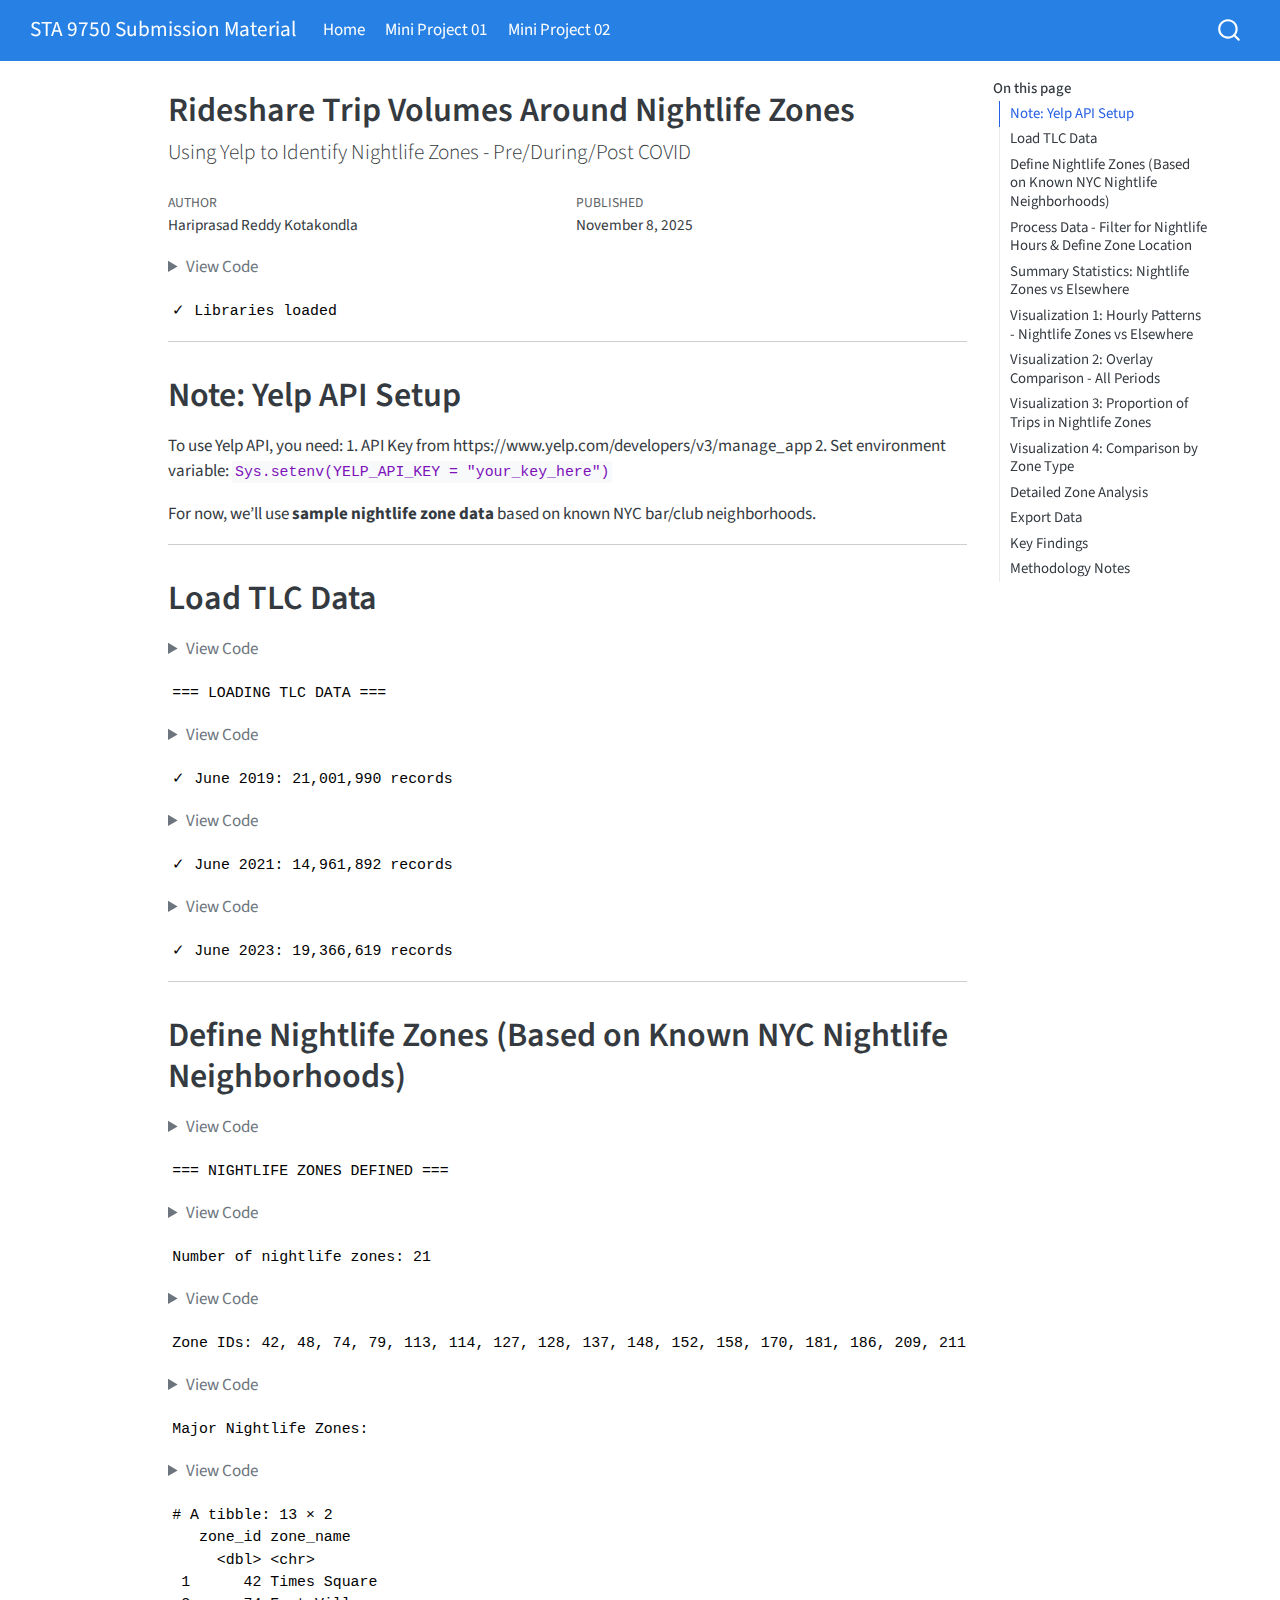
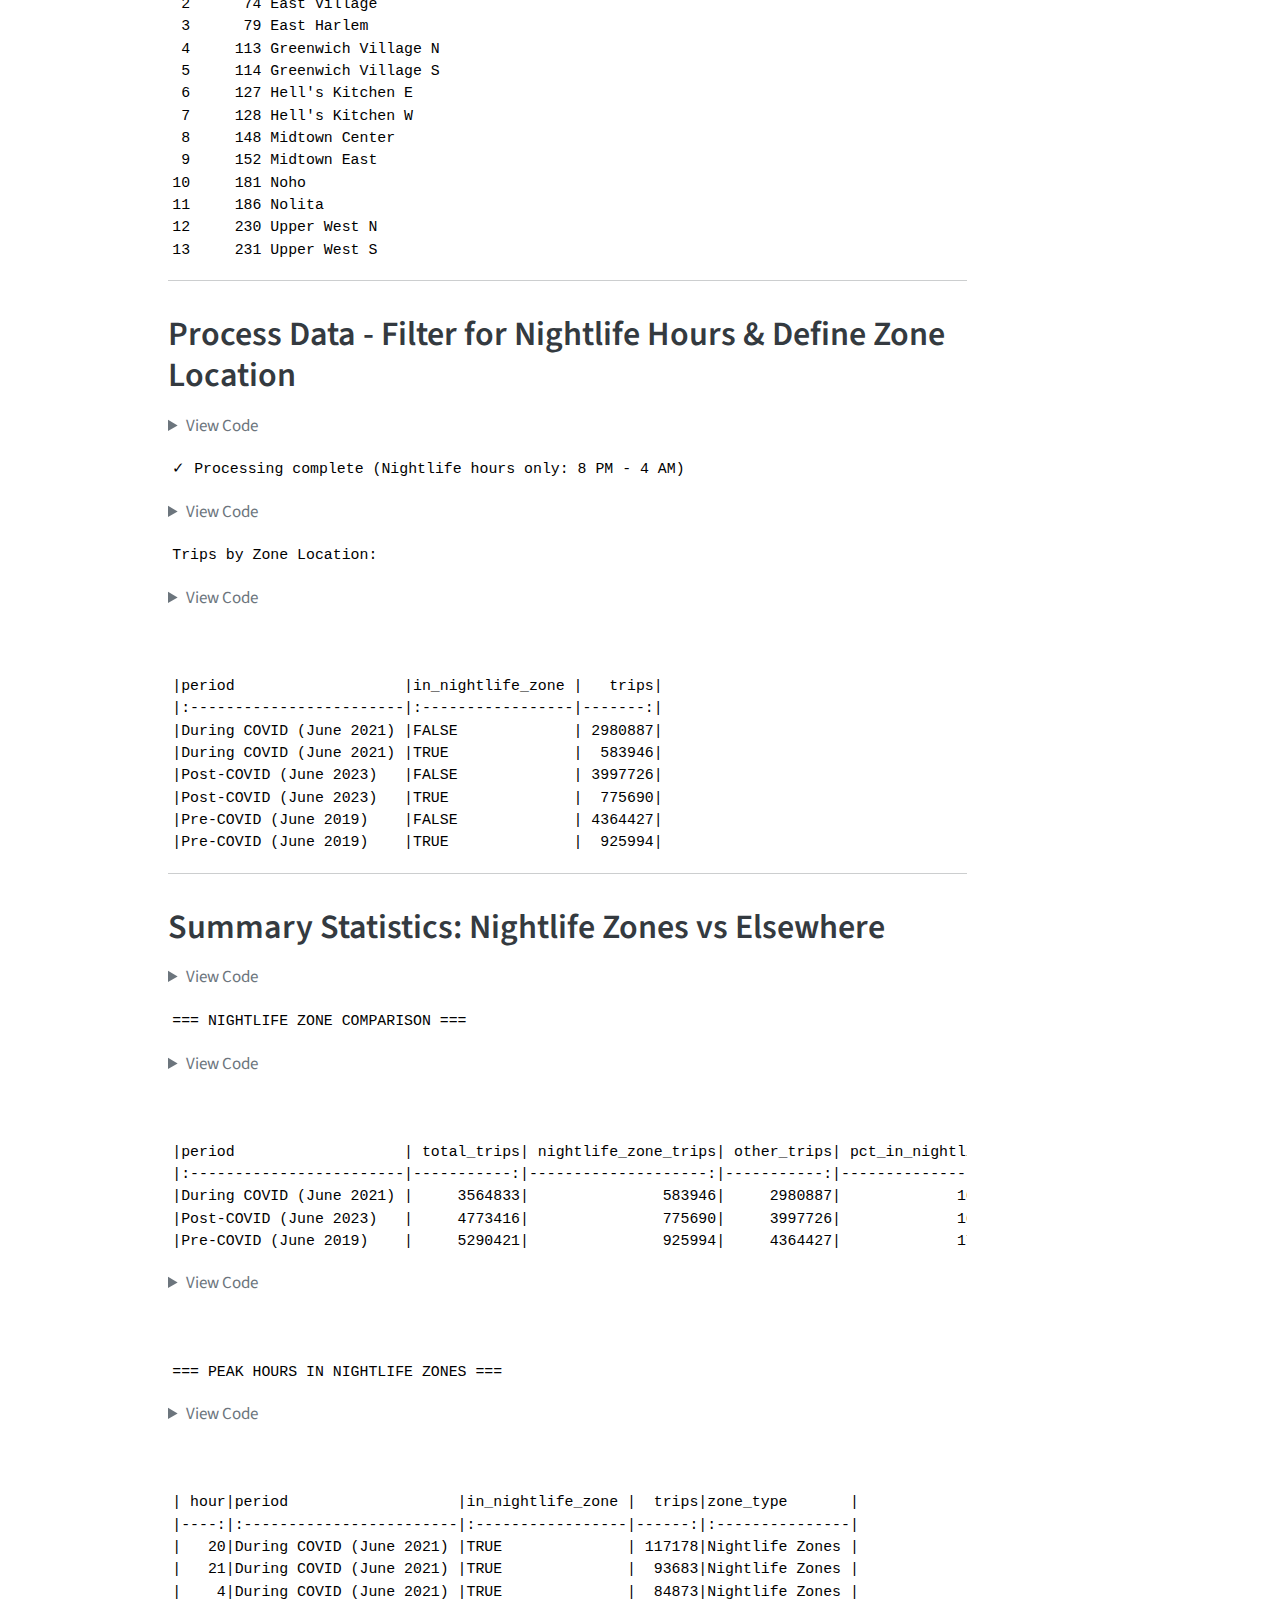
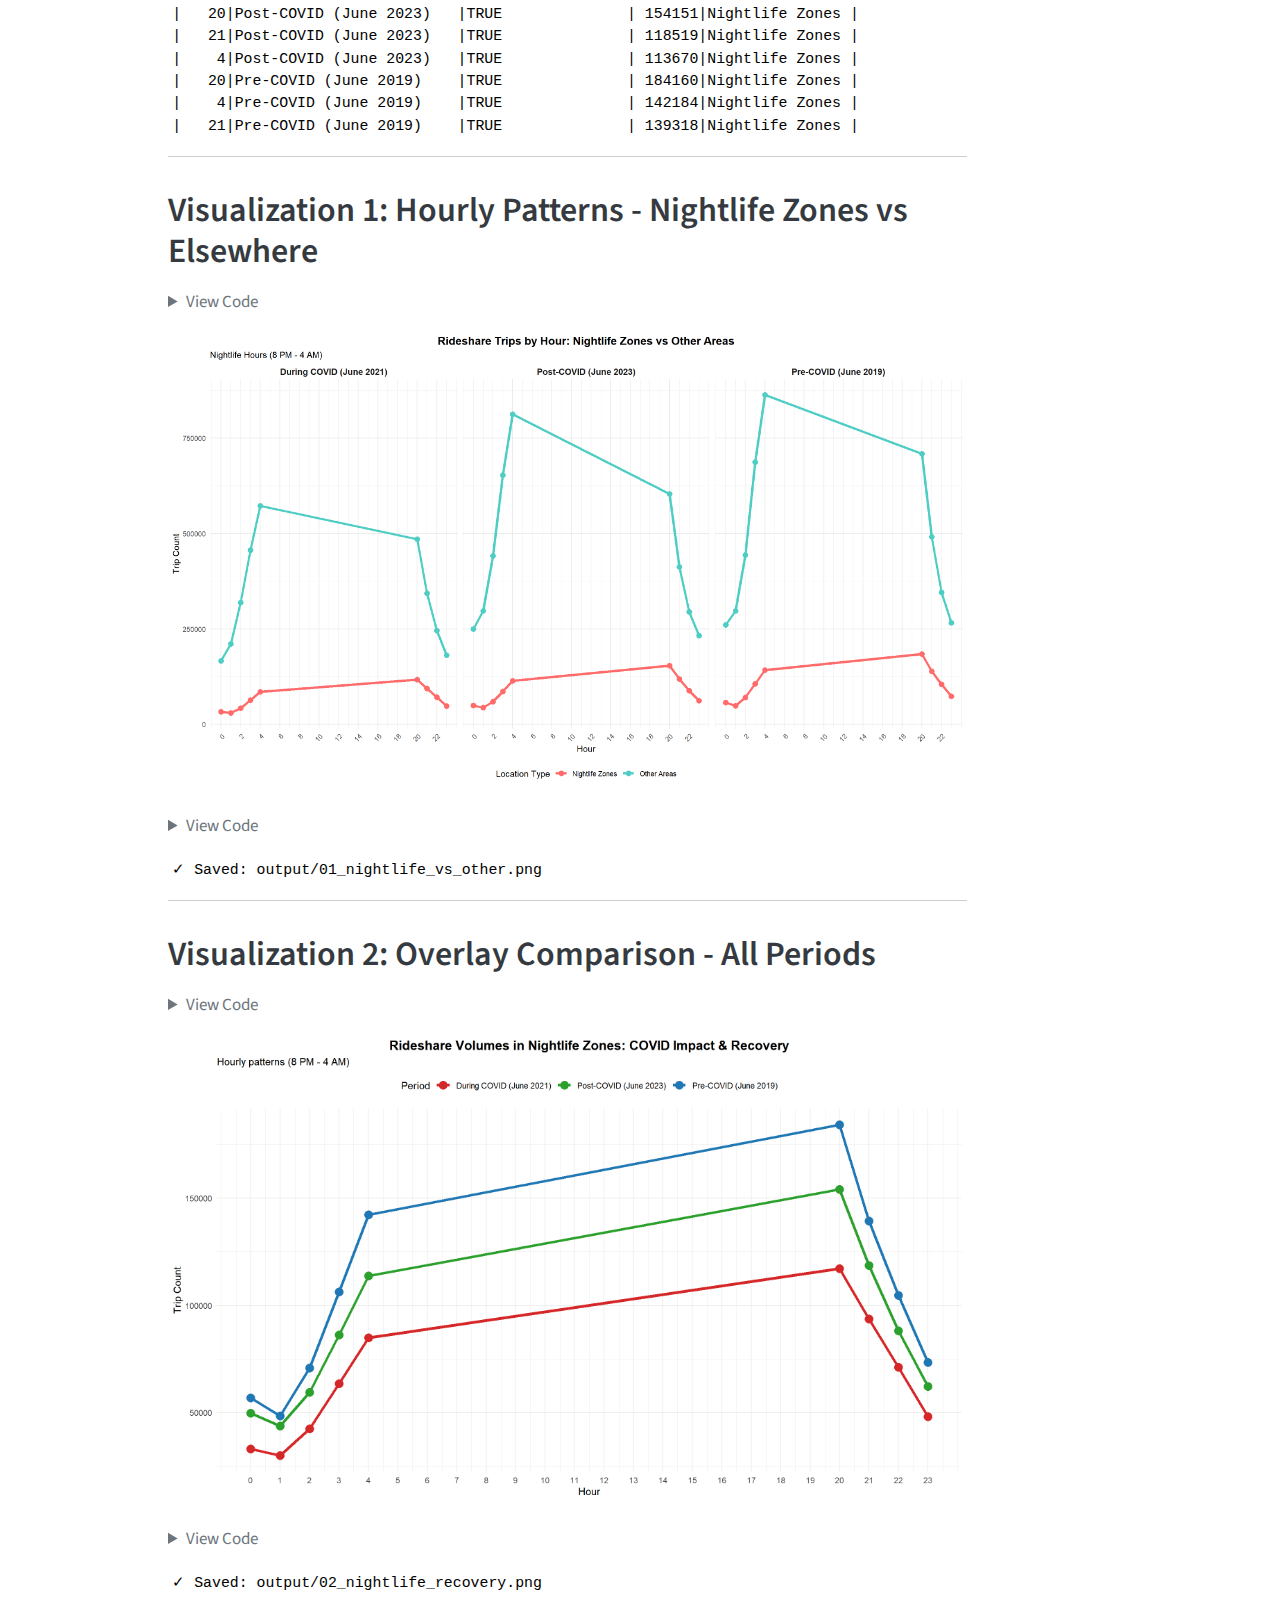
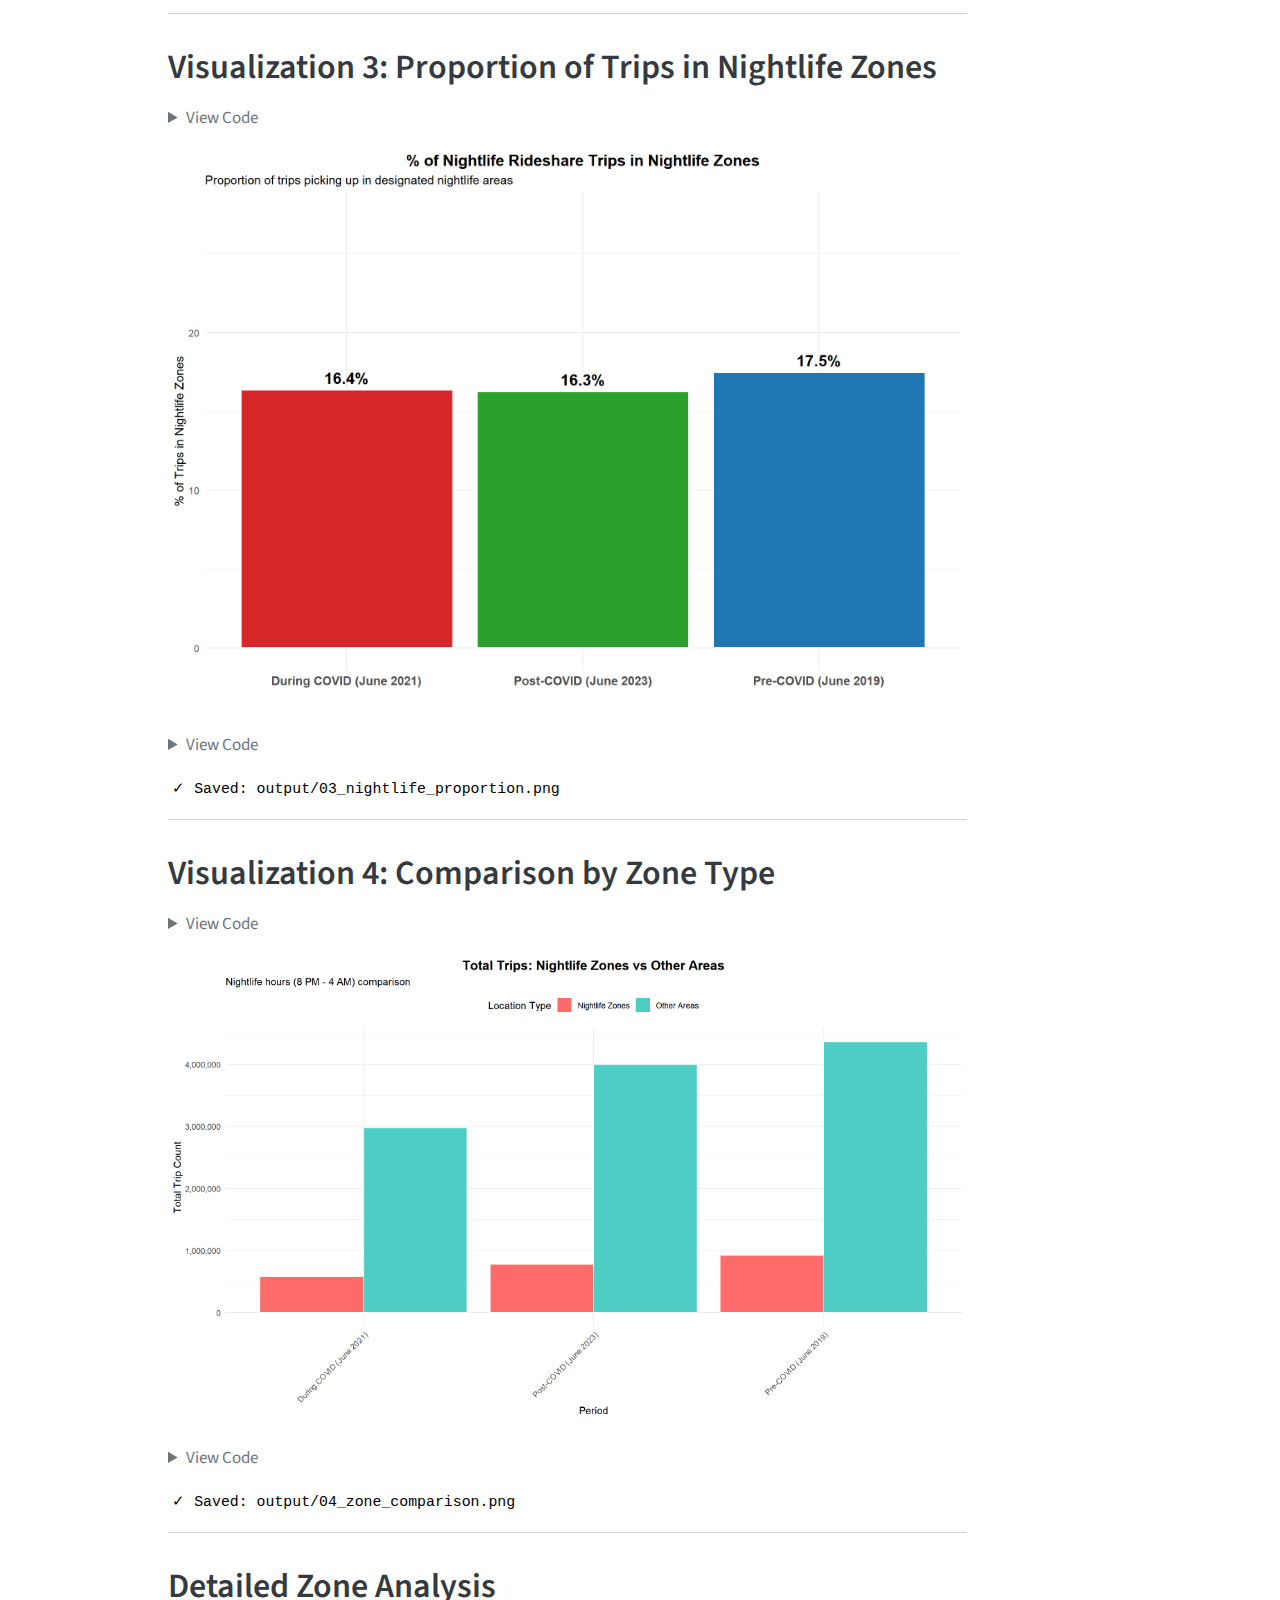
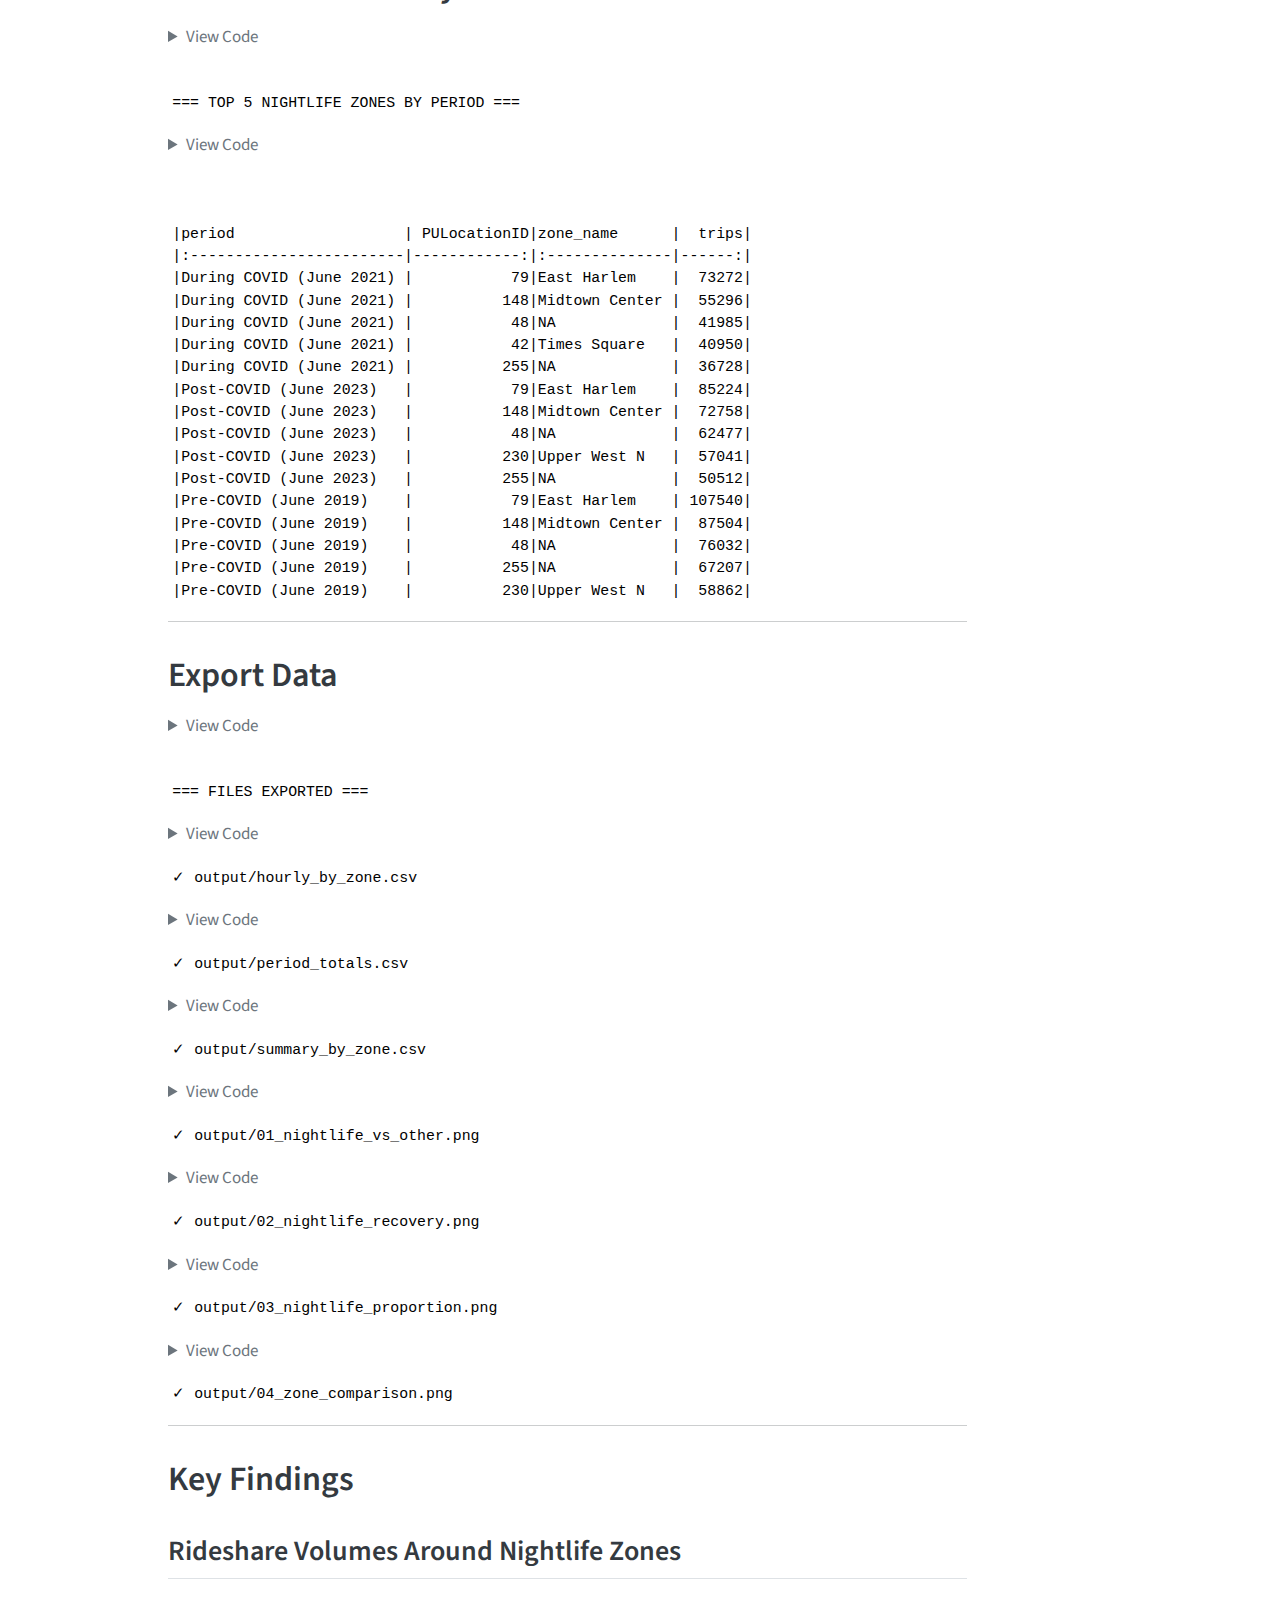
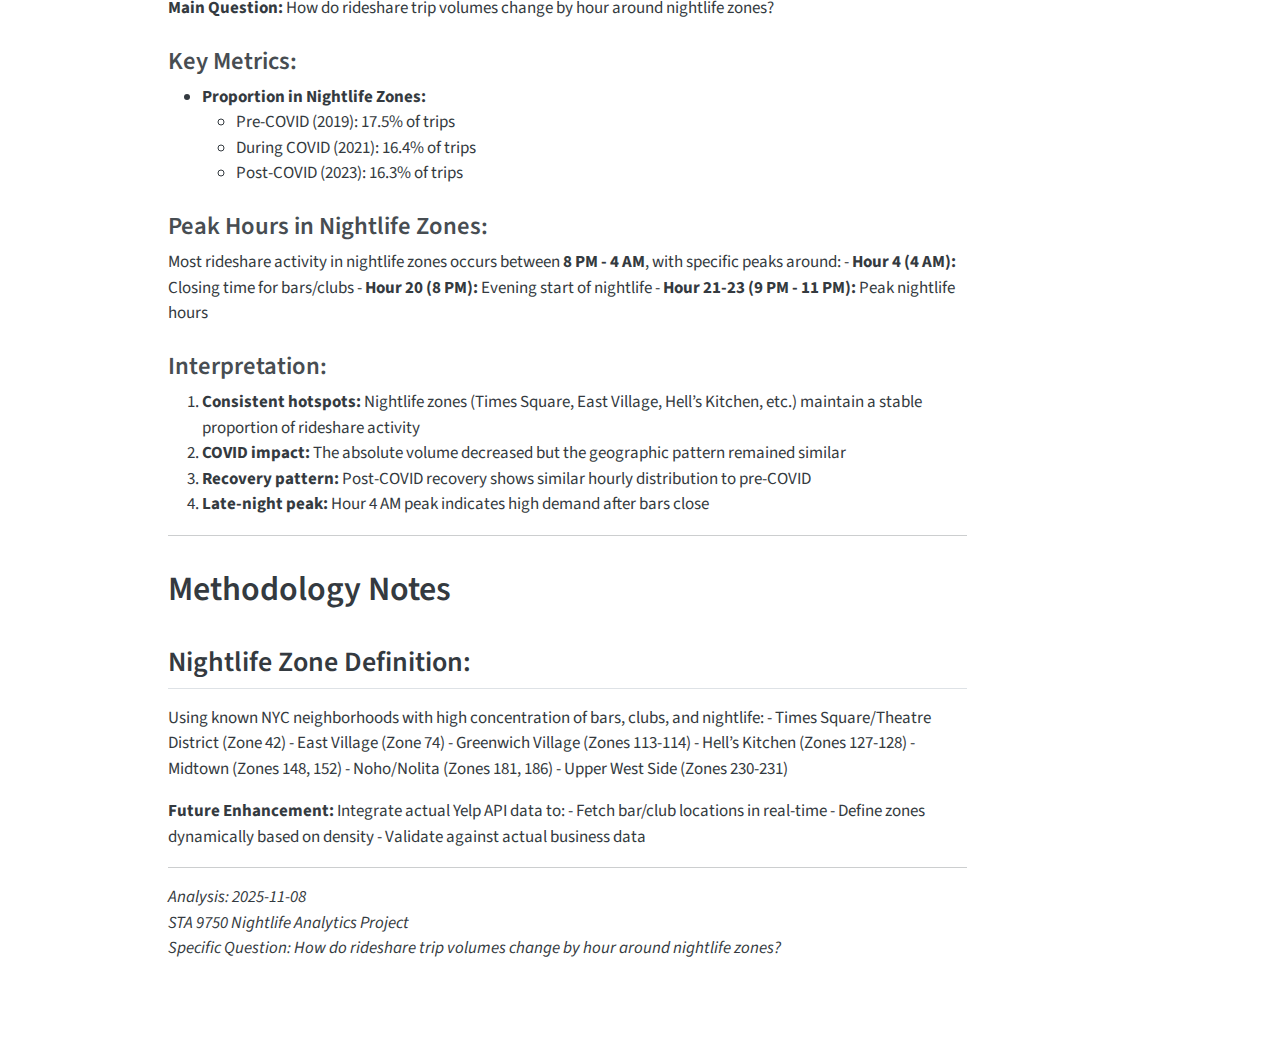
<file: docs/Hari_Automated_Analysis.html>
<!DOCTYPE html>
<html xmlns="http://www.w3.org/1999/xhtml" lang="en" xml:lang="en"><head>

<meta charset="utf-8">
<meta name="generator" content="quarto-1.7.33">

<meta name="viewport" content="width=device-width, initial-scale=1.0, user-scalable=yes">

<meta name="author" content="Hariprasad Reddy Kotakondla">
<meta name="dcterms.date" content="2025-11-08">

<title>Rideshare Trip Volumes Around Nightlife Zones – STA 9750 Submission Material</title>
<style>
code{white-space: pre-wrap;}
span.smallcaps{font-variant: small-caps;}
div.columns{display: flex; gap: min(4vw, 1.5em);}
div.column{flex: auto; overflow-x: auto;}
div.hanging-indent{margin-left: 1.5em; text-indent: -1.5em;}
ul.task-list{list-style: none;}
ul.task-list li input[type="checkbox"] {
  width: 0.8em;
  margin: 0 0.8em 0.2em -1em; /* quarto-specific, see https://github.com/quarto-dev/quarto-cli/issues/4556 */ 
  vertical-align: middle;
}
/* CSS for syntax highlighting */
html { -webkit-text-size-adjust: 100%; }
pre > code.sourceCode { white-space: pre; position: relative; }
pre > code.sourceCode > span { display: inline-block; line-height: 1.25; }
pre > code.sourceCode > span:empty { height: 1.2em; }
.sourceCode { overflow: visible; }
code.sourceCode > span { color: inherit; text-decoration: inherit; }
div.sourceCode { margin: 1em 0; }
pre.sourceCode { margin: 0; }
@media screen {
div.sourceCode { overflow: auto; }
}
@media print {
pre > code.sourceCode { white-space: pre-wrap; }
pre > code.sourceCode > span { text-indent: -5em; padding-left: 5em; }
}
pre.numberSource code
  { counter-reset: source-line 0; }
pre.numberSource code > span
  { position: relative; left: -4em; counter-increment: source-line; }
pre.numberSource code > span > a:first-child::before
  { content: counter(source-line);
    position: relative; left: -1em; text-align: right; vertical-align: baseline;
    border: none; display: inline-block;
    -webkit-touch-callout: none; -webkit-user-select: none;
    -khtml-user-select: none; -moz-user-select: none;
    -ms-user-select: none; user-select: none;
    padding: 0 4px; width: 4em;
  }
pre.numberSource { margin-left: 3em;  padding-left: 4px; }
div.sourceCode
  {   }
@media screen {
pre > code.sourceCode > span > a:first-child::before { text-decoration: underline; }
}
</style>


<script src="site_libs/quarto-nav/quarto-nav.js"></script>
<script src="site_libs/quarto-nav/headroom.min.js"></script>
<script src="site_libs/clipboard/clipboard.min.js"></script>
<script src="site_libs/quarto-search/autocomplete.umd.js"></script>
<script src="site_libs/quarto-search/fuse.min.js"></script>
<script src="site_libs/quarto-search/quarto-search.js"></script>
<meta name="quarto:offset" content="./">
<script src="site_libs/quarto-html/quarto.js" type="module"></script>
<script src="site_libs/quarto-html/tabsets/tabsets.js" type="module"></script>
<script src="site_libs/quarto-html/popper.min.js"></script>
<script src="site_libs/quarto-html/tippy.umd.min.js"></script>
<script src="site_libs/quarto-html/anchor.min.js"></script>
<link href="site_libs/quarto-html/tippy.css" rel="stylesheet">
<link href="site_libs/quarto-html/quarto-syntax-highlighting-ea385d0e468b0dd5ea5bf0780b1290d9.css" rel="stylesheet" id="quarto-text-highlighting-styles">
<script src="site_libs/bootstrap/bootstrap.min.js"></script>
<link href="site_libs/bootstrap/bootstrap-icons.css" rel="stylesheet">
<link href="site_libs/bootstrap/bootstrap-b3aed8deb8408878d0e4e165d993d59e.min.css" rel="stylesheet" append-hash="true" id="quarto-bootstrap" data-mode="light">
<script id="quarto-search-options" type="application/json">{
  "location": "navbar",
  "copy-button": false,
  "collapse-after": 3,
  "panel-placement": "end",
  "type": "overlay",
  "limit": 50,
  "keyboard-shortcut": [
    "f",
    "/",
    "s"
  ],
  "show-item-context": false,
  "language": {
    "search-no-results-text": "No results",
    "search-matching-documents-text": "matching documents",
    "search-copy-link-title": "Copy link to search",
    "search-hide-matches-text": "Hide additional matches",
    "search-more-match-text": "more match in this document",
    "search-more-matches-text": "more matches in this document",
    "search-clear-button-title": "Clear",
    "search-text-placeholder": "",
    "search-detached-cancel-button-title": "Cancel",
    "search-submit-button-title": "Submit",
    "search-label": "Search"
  }
}</script>


</head>

<body class="nav-fixed quarto-light">

<div id="quarto-search-results"></div>
  <header id="quarto-header" class="headroom fixed-top">
    <nav class="navbar navbar-expand-lg " data-bs-theme="dark">
      <div class="navbar-container container-fluid">
      <div class="navbar-brand-container mx-auto">
    <a class="navbar-brand" href="./index.html">
    <span class="navbar-title">STA 9750 Submission Material</span>
    </a>
  </div>
            <div id="quarto-search" class="" title="Search"></div>
          <button class="navbar-toggler" type="button" data-bs-toggle="collapse" data-bs-target="#navbarCollapse" aria-controls="navbarCollapse" role="menu" aria-expanded="false" aria-label="Toggle navigation" onclick="if (window.quartoToggleHeadroom) { window.quartoToggleHeadroom(); }">
  <span class="navbar-toggler-icon"></span>
</button>
          <div class="collapse navbar-collapse" id="navbarCollapse">
            <ul class="navbar-nav navbar-nav-scroll me-auto">
  <li class="nav-item">
    <a class="nav-link" href="./index.html"> 
<span class="menu-text">Home</span></a>
  </li>  
  <li class="nav-item">
    <a class="nav-link" href="./mp01.html"> 
<span class="menu-text">Mini Project 01</span></a>
  </li>  
  <li class="nav-item">
    <a class="nav-link" href="./mp02.html"> 
<span class="menu-text">Mini Project 02</span></a>
  </li>  
</ul>
          </div> <!-- /navcollapse -->
            <div class="quarto-navbar-tools">
</div>
      </div> <!-- /container-fluid -->
    </nav>
</header>
<!-- content -->
<div id="quarto-content" class="quarto-container page-columns page-rows-contents page-layout-article page-navbar">
<!-- sidebar -->
<!-- margin-sidebar -->
    <div id="quarto-margin-sidebar" class="sidebar margin-sidebar">
        <nav id="TOC" role="doc-toc" class="toc-active">
    <h2 id="toc-title">On this page</h2>
   
  <ul class="collapse">
  <li><a href="#note-yelp-api-setup" id="toc-note-yelp-api-setup" class="nav-link active" data-scroll-target="#note-yelp-api-setup">Note: Yelp API Setup</a></li>
  <li><a href="#load-tlc-data" id="toc-load-tlc-data" class="nav-link" data-scroll-target="#load-tlc-data">Load TLC Data</a></li>
  <li><a href="#define-nightlife-zones-based-on-known-nyc-nightlife-neighborhoods" id="toc-define-nightlife-zones-based-on-known-nyc-nightlife-neighborhoods" class="nav-link" data-scroll-target="#define-nightlife-zones-based-on-known-nyc-nightlife-neighborhoods">Define Nightlife Zones (Based on Known NYC Nightlife Neighborhoods)</a></li>
  <li><a href="#process-data---filter-for-nightlife-hours-define-zone-location" id="toc-process-data---filter-for-nightlife-hours-define-zone-location" class="nav-link" data-scroll-target="#process-data---filter-for-nightlife-hours-define-zone-location">Process Data - Filter for Nightlife Hours &amp; Define Zone Location</a></li>
  <li><a href="#summary-statistics-nightlife-zones-vs-elsewhere" id="toc-summary-statistics-nightlife-zones-vs-elsewhere" class="nav-link" data-scroll-target="#summary-statistics-nightlife-zones-vs-elsewhere">Summary Statistics: Nightlife Zones vs Elsewhere</a></li>
  <li><a href="#visualization-1-hourly-patterns---nightlife-zones-vs-elsewhere" id="toc-visualization-1-hourly-patterns---nightlife-zones-vs-elsewhere" class="nav-link" data-scroll-target="#visualization-1-hourly-patterns---nightlife-zones-vs-elsewhere">Visualization 1: Hourly Patterns - Nightlife Zones vs Elsewhere</a></li>
  <li><a href="#visualization-2-overlay-comparison---all-periods" id="toc-visualization-2-overlay-comparison---all-periods" class="nav-link" data-scroll-target="#visualization-2-overlay-comparison---all-periods">Visualization 2: Overlay Comparison - All Periods</a></li>
  <li><a href="#visualization-3-proportion-of-trips-in-nightlife-zones" id="toc-visualization-3-proportion-of-trips-in-nightlife-zones" class="nav-link" data-scroll-target="#visualization-3-proportion-of-trips-in-nightlife-zones">Visualization 3: Proportion of Trips in Nightlife Zones</a></li>
  <li><a href="#visualization-4-comparison-by-zone-type" id="toc-visualization-4-comparison-by-zone-type" class="nav-link" data-scroll-target="#visualization-4-comparison-by-zone-type">Visualization 4: Comparison by Zone Type</a></li>
  <li><a href="#detailed-zone-analysis" id="toc-detailed-zone-analysis" class="nav-link" data-scroll-target="#detailed-zone-analysis">Detailed Zone Analysis</a></li>
  <li><a href="#export-data" id="toc-export-data" class="nav-link" data-scroll-target="#export-data">Export Data</a></li>
  <li><a href="#key-findings" id="toc-key-findings" class="nav-link" data-scroll-target="#key-findings">Key Findings</a>
  <ul class="collapse">
  <li><a href="#rideshare-volumes-around-nightlife-zones" id="toc-rideshare-volumes-around-nightlife-zones" class="nav-link" data-scroll-target="#rideshare-volumes-around-nightlife-zones">Rideshare Volumes Around Nightlife Zones</a></li>
  </ul></li>
  <li><a href="#methodology-notes" id="toc-methodology-notes" class="nav-link" data-scroll-target="#methodology-notes">Methodology Notes</a>
  <ul class="collapse">
  <li><a href="#nightlife-zone-definition" id="toc-nightlife-zone-definition" class="nav-link" data-scroll-target="#nightlife-zone-definition">Nightlife Zone Definition:</a></li>
  </ul></li>
  </ul>
</nav>
    </div>
<!-- main -->
<main class="content" id="quarto-document-content">

<header id="title-block-header" class="quarto-title-block default">
<div class="quarto-title">
<h1 class="title">Rideshare Trip Volumes Around Nightlife Zones</h1>
<p class="subtitle lead">Using Yelp to Identify Nightlife Zones - Pre/During/Post COVID</p>
</div>



<div class="quarto-title-meta">

    <div>
    <div class="quarto-title-meta-heading">Author</div>
    <div class="quarto-title-meta-contents">
             <p>Hariprasad Reddy Kotakondla </p>
          </div>
  </div>
    
    <div>
    <div class="quarto-title-meta-heading">Published</div>
    <div class="quarto-title-meta-contents">
      <p class="date">November 8, 2025</p>
    </div>
  </div>
  
    
  </div>
  


</header>


<div class="cell">
<details class="code-fold">
<summary>View Code</summary>
<div class="sourceCode cell-code" id="cb1"><pre class="sourceCode r code-with-copy"><code class="sourceCode r"><span id="cb1-1"><a href="#cb1-1" aria-hidden="true" tabindex="-1"></a><span class="fu">library</span>(tidyverse)</span>
<span id="cb1-2"><a href="#cb1-2" aria-hidden="true" tabindex="-1"></a><span class="fu">library</span>(arrow)</span>
<span id="cb1-3"><a href="#cb1-3" aria-hidden="true" tabindex="-1"></a><span class="fu">library</span>(lubridate)</span>
<span id="cb1-4"><a href="#cb1-4" aria-hidden="true" tabindex="-1"></a><span class="fu">library</span>(ggplot2)</span>
<span id="cb1-5"><a href="#cb1-5" aria-hidden="true" tabindex="-1"></a><span class="fu">library</span>(knitr)</span>
<span id="cb1-6"><a href="#cb1-6" aria-hidden="true" tabindex="-1"></a><span class="fu">library</span>(httr)</span>
<span id="cb1-7"><a href="#cb1-7" aria-hidden="true" tabindex="-1"></a><span class="fu">library</span>(jsonlite)</span>
<span id="cb1-8"><a href="#cb1-8" aria-hidden="true" tabindex="-1"></a></span>
<span id="cb1-9"><a href="#cb1-9" aria-hidden="true" tabindex="-1"></a><span class="cf">if</span> (<span class="sc">!</span><span class="fu">dir.exists</span>(<span class="st">"output"</span>)) <span class="fu">dir.create</span>(<span class="st">"output"</span>)</span>
<span id="cb1-10"><a href="#cb1-10" aria-hidden="true" tabindex="-1"></a></span>
<span id="cb1-11"><a href="#cb1-11" aria-hidden="true" tabindex="-1"></a><span class="fu">theme_set</span>(<span class="fu">theme_minimal</span>() <span class="sc">+</span> </span>
<span id="cb1-12"><a href="#cb1-12" aria-hidden="true" tabindex="-1"></a>  <span class="fu">theme</span>(<span class="at">plot.title =</span> <span class="fu">element_text</span>(<span class="at">hjust =</span> <span class="fl">0.5</span>, <span class="at">face =</span> <span class="st">"bold"</span>, <span class="at">size =</span> <span class="dv">14</span>)))</span>
<span id="cb1-13"><a href="#cb1-13" aria-hidden="true" tabindex="-1"></a></span>
<span id="cb1-14"><a href="#cb1-14" aria-hidden="true" tabindex="-1"></a><span class="fu">cat</span>(<span class="st">"✓ Libraries loaded</span><span class="sc">\n</span><span class="st">"</span>)</span></code><button title="Copy to Clipboard" class="code-copy-button"><i class="bi"></i></button></pre></div>
</details>
<div class="cell-output cell-output-stdout">
<pre><code>✓ Libraries loaded</code></pre>
</div>
</div>
<hr>
<section id="note-yelp-api-setup" class="level1">
<h1>Note: Yelp API Setup</h1>
<p>To use Yelp API, you need: 1. API Key from https://www.yelp.com/developers/v3/manage_app 2. Set environment variable: <code>Sys.setenv(YELP_API_KEY = "your_key_here")</code></p>
<p>For now, we’ll use <strong>sample nightlife zone data</strong> based on known NYC bar/club neighborhoods.</p>
<hr>
</section>
<section id="load-tlc-data" class="level1">
<h1>Load TLC Data</h1>
<div class="cell">
<details class="code-fold">
<summary>View Code</summary>
<div class="sourceCode cell-code" id="cb3"><pre class="sourceCode r code-with-copy"><code class="sourceCode r"><span id="cb3-1"><a href="#cb3-1" aria-hidden="true" tabindex="-1"></a><span class="co"># Your data directory</span></span>
<span id="cb3-2"><a href="#cb3-2" aria-hidden="true" tabindex="-1"></a>data_dir <span class="ot">&lt;-</span> <span class="st">"data/Hari_Automated_Analysis"</span></span>
<span id="cb3-3"><a href="#cb3-3" aria-hidden="true" tabindex="-1"></a></span>
<span id="cb3-4"><a href="#cb3-4" aria-hidden="true" tabindex="-1"></a>file_2019 <span class="ot">&lt;-</span> <span class="fu">file.path</span>(data_dir, <span class="st">"fhvhv_tripdata_2019-06.parquet"</span>)</span>
<span id="cb3-5"><a href="#cb3-5" aria-hidden="true" tabindex="-1"></a>file_2021 <span class="ot">&lt;-</span> <span class="fu">file.path</span>(data_dir, <span class="st">"fhvhv_tripdata_2021-06.parquet"</span>)</span>
<span id="cb3-6"><a href="#cb3-6" aria-hidden="true" tabindex="-1"></a>file_2023 <span class="ot">&lt;-</span> <span class="fu">file.path</span>(data_dir, <span class="st">"fhvhv_tripdata_2023-06.parquet"</span>)</span>
<span id="cb3-7"><a href="#cb3-7" aria-hidden="true" tabindex="-1"></a></span>
<span id="cb3-8"><a href="#cb3-8" aria-hidden="true" tabindex="-1"></a><span class="fu">cat</span>(<span class="st">"=== LOADING TLC DATA ===</span><span class="sc">\n\n</span><span class="st">"</span>)</span></code><button title="Copy to Clipboard" class="code-copy-button"><i class="bi"></i></button></pre></div>
</details>
<div class="cell-output cell-output-stdout">
<pre><code>=== LOADING TLC DATA ===</code></pre>
</div>
<details class="code-fold">
<summary>View Code</summary>
<div class="sourceCode cell-code" id="cb5"><pre class="sourceCode r code-with-copy"><code class="sourceCode r"><span id="cb5-1"><a href="#cb5-1" aria-hidden="true" tabindex="-1"></a><span class="co"># Load the three months</span></span>
<span id="cb5-2"><a href="#cb5-2" aria-hidden="true" tabindex="-1"></a>data_2019 <span class="ot">&lt;-</span> <span class="fu">read_parquet</span>(file_2019)</span>
<span id="cb5-3"><a href="#cb5-3" aria-hidden="true" tabindex="-1"></a>data_2021 <span class="ot">&lt;-</span> <span class="fu">read_parquet</span>(file_2021)</span>
<span id="cb5-4"><a href="#cb5-4" aria-hidden="true" tabindex="-1"></a>data_2023 <span class="ot">&lt;-</span> <span class="fu">read_parquet</span>(file_2023)</span>
<span id="cb5-5"><a href="#cb5-5" aria-hidden="true" tabindex="-1"></a></span>
<span id="cb5-6"><a href="#cb5-6" aria-hidden="true" tabindex="-1"></a><span class="fu">cat</span>(<span class="st">"✓ June 2019:"</span>, <span class="fu">format</span>(<span class="fu">nrow</span>(data_2019), <span class="at">big.mark=</span><span class="st">","</span>), <span class="st">"records</span><span class="sc">\n</span><span class="st">"</span>)</span></code><button title="Copy to Clipboard" class="code-copy-button"><i class="bi"></i></button></pre></div>
</details>
<div class="cell-output cell-output-stdout">
<pre><code>✓ June 2019: 21,001,990 records</code></pre>
</div>
<details class="code-fold">
<summary>View Code</summary>
<div class="sourceCode cell-code" id="cb7"><pre class="sourceCode r code-with-copy"><code class="sourceCode r"><span id="cb7-1"><a href="#cb7-1" aria-hidden="true" tabindex="-1"></a><span class="fu">cat</span>(<span class="st">"✓ June 2021:"</span>, <span class="fu">format</span>(<span class="fu">nrow</span>(data_2021), <span class="at">big.mark=</span><span class="st">","</span>), <span class="st">"records</span><span class="sc">\n</span><span class="st">"</span>)</span></code><button title="Copy to Clipboard" class="code-copy-button"><i class="bi"></i></button></pre></div>
</details>
<div class="cell-output cell-output-stdout">
<pre><code>✓ June 2021: 14,961,892 records</code></pre>
</div>
<details class="code-fold">
<summary>View Code</summary>
<div class="sourceCode cell-code" id="cb9"><pre class="sourceCode r code-with-copy"><code class="sourceCode r"><span id="cb9-1"><a href="#cb9-1" aria-hidden="true" tabindex="-1"></a><span class="fu">cat</span>(<span class="st">"✓ June 2023:"</span>, <span class="fu">format</span>(<span class="fu">nrow</span>(data_2023), <span class="at">big.mark=</span><span class="st">","</span>), <span class="st">"records</span><span class="sc">\n</span><span class="st">"</span>)</span></code><button title="Copy to Clipboard" class="code-copy-button"><i class="bi"></i></button></pre></div>
</details>
<div class="cell-output cell-output-stdout">
<pre><code>✓ June 2023: 19,366,619 records</code></pre>
</div>
</div>
<hr>
</section>
<section id="define-nightlife-zones-based-on-known-nyc-nightlife-neighborhoods" class="level1">
<h1>Define Nightlife Zones (Based on Known NYC Nightlife Neighborhoods)</h1>
<div class="cell">
<details class="code-fold">
<summary>View Code</summary>
<div class="sourceCode cell-code" id="cb11"><pre class="sourceCode r code-with-copy"><code class="sourceCode r"><span id="cb11-1"><a href="#cb11-1" aria-hidden="true" tabindex="-1"></a><span class="co"># NYC Taxi Zone IDs known for nightlife/bars/clubs</span></span>
<span id="cb11-2"><a href="#cb11-2" aria-hidden="true" tabindex="-1"></a><span class="co"># These are major nightlife areas based on public knowledge</span></span>
<span id="cb11-3"><a href="#cb11-3" aria-hidden="true" tabindex="-1"></a>nightlife_zone_ids <span class="ot">&lt;-</span> <span class="fu">c</span>(</span>
<span id="cb11-4"><a href="#cb11-4" aria-hidden="true" tabindex="-1"></a>  <span class="dv">42</span>,    <span class="co"># Times Square/Theatre District</span></span>
<span id="cb11-5"><a href="#cb11-5" aria-hidden="true" tabindex="-1"></a>  <span class="dv">48</span>,    <span class="co"># Upper East Side South</span></span>
<span id="cb11-6"><a href="#cb11-6" aria-hidden="true" tabindex="-1"></a>  <span class="dv">74</span>,    <span class="co"># East Village</span></span>
<span id="cb11-7"><a href="#cb11-7" aria-hidden="true" tabindex="-1"></a>  <span class="dv">79</span>,    <span class="co"># East Harlem North</span></span>
<span id="cb11-8"><a href="#cb11-8" aria-hidden="true" tabindex="-1"></a>  <span class="dv">113</span>,   <span class="co"># Greenwich Village North</span></span>
<span id="cb11-9"><a href="#cb11-9" aria-hidden="true" tabindex="-1"></a>  <span class="dv">114</span>,   <span class="co"># Greenwich Village South</span></span>
<span id="cb11-10"><a href="#cb11-10" aria-hidden="true" tabindex="-1"></a>  <span class="dv">127</span>,   <span class="co"># Hell's Kitchen East</span></span>
<span id="cb11-11"><a href="#cb11-11" aria-hidden="true" tabindex="-1"></a>  <span class="dv">128</span>,   <span class="co"># Hell's Kitchen West</span></span>
<span id="cb11-12"><a href="#cb11-12" aria-hidden="true" tabindex="-1"></a>  <span class="dv">137</span>,   <span class="co"># Morningside Heights</span></span>
<span id="cb11-13"><a href="#cb11-13" aria-hidden="true" tabindex="-1"></a>  <span class="dv">148</span>,   <span class="co"># Midtown Center</span></span>
<span id="cb11-14"><a href="#cb11-14" aria-hidden="true" tabindex="-1"></a>  <span class="dv">152</span>,   <span class="co"># Midtown East</span></span>
<span id="cb11-15"><a href="#cb11-15" aria-hidden="true" tabindex="-1"></a>  <span class="dv">158</span>,   <span class="co"># Morningside Heights</span></span>
<span id="cb11-16"><a href="#cb11-16" aria-hidden="true" tabindex="-1"></a>  <span class="dv">170</span>,   <span class="co"># Penn Station/Midtown West</span></span>
<span id="cb11-17"><a href="#cb11-17" aria-hidden="true" tabindex="-1"></a>  <span class="dv">181</span>,   <span class="co"># Noho</span></span>
<span id="cb11-18"><a href="#cb11-18" aria-hidden="true" tabindex="-1"></a>  <span class="dv">186</span>,   <span class="co"># Nolita</span></span>
<span id="cb11-19"><a href="#cb11-19" aria-hidden="true" tabindex="-1"></a>  <span class="dv">209</span>,   <span class="co"># Red Hook</span></span>
<span id="cb11-20"><a href="#cb11-20" aria-hidden="true" tabindex="-1"></a>  <span class="dv">211</span>,   <span class="co"># Sunset Park</span></span>
<span id="cb11-21"><a href="#cb11-21" aria-hidden="true" tabindex="-1"></a>  <span class="dv">230</span>,   <span class="co"># Upper West Side North</span></span>
<span id="cb11-22"><a href="#cb11-22" aria-hidden="true" tabindex="-1"></a>  <span class="dv">231</span>,   <span class="co"># Upper West Side South</span></span>
<span id="cb11-23"><a href="#cb11-23" aria-hidden="true" tabindex="-1"></a>  <span class="dv">232</span>,   <span class="co"># Upper West Side South</span></span>
<span id="cb11-24"><a href="#cb11-24" aria-hidden="true" tabindex="-1"></a>  <span class="dv">255</span>    <span class="co"># Yorkville East</span></span>
<span id="cb11-25"><a href="#cb11-25" aria-hidden="true" tabindex="-1"></a>)</span>
<span id="cb11-26"><a href="#cb11-26" aria-hidden="true" tabindex="-1"></a></span>
<span id="cb11-27"><a href="#cb11-27" aria-hidden="true" tabindex="-1"></a><span class="fu">cat</span>(<span class="st">"=== NIGHTLIFE ZONES DEFINED ===</span><span class="sc">\n\n</span><span class="st">"</span>)</span></code><button title="Copy to Clipboard" class="code-copy-button"><i class="bi"></i></button></pre></div>
</details>
<div class="cell-output cell-output-stdout">
<pre><code>=== NIGHTLIFE ZONES DEFINED ===</code></pre>
</div>
<details class="code-fold">
<summary>View Code</summary>
<div class="sourceCode cell-code" id="cb13"><pre class="sourceCode r code-with-copy"><code class="sourceCode r"><span id="cb13-1"><a href="#cb13-1" aria-hidden="true" tabindex="-1"></a><span class="fu">cat</span>(<span class="st">"Number of nightlife zones:"</span>, <span class="fu">length</span>(nightlife_zone_ids), <span class="st">"</span><span class="sc">\n</span><span class="st">"</span>)</span></code><button title="Copy to Clipboard" class="code-copy-button"><i class="bi"></i></button></pre></div>
</details>
<div class="cell-output cell-output-stdout">
<pre><code>Number of nightlife zones: 21 </code></pre>
</div>
<details class="code-fold">
<summary>View Code</summary>
<div class="sourceCode cell-code" id="cb15"><pre class="sourceCode r code-with-copy"><code class="sourceCode r"><span id="cb15-1"><a href="#cb15-1" aria-hidden="true" tabindex="-1"></a><span class="fu">cat</span>(<span class="st">"Zone IDs:"</span>, <span class="fu">paste</span>(nightlife_zone_ids, <span class="at">collapse =</span> <span class="st">", "</span>), <span class="st">"</span><span class="sc">\n\n</span><span class="st">"</span>)</span></code><button title="Copy to Clipboard" class="code-copy-button"><i class="bi"></i></button></pre></div>
</details>
<div class="cell-output cell-output-stdout">
<pre><code>Zone IDs: 42, 48, 74, 79, 113, 114, 127, 128, 137, 148, 152, 158, 170, 181, 186, 209, 211, 230, 231, 232, 255 </code></pre>
</div>
<details class="code-fold">
<summary>View Code</summary>
<div class="sourceCode cell-code" id="cb17"><pre class="sourceCode r code-with-copy"><code class="sourceCode r"><span id="cb17-1"><a href="#cb17-1" aria-hidden="true" tabindex="-1"></a><span class="co"># Create zone labels</span></span>
<span id="cb17-2"><a href="#cb17-2" aria-hidden="true" tabindex="-1"></a>zone_names <span class="ot">&lt;-</span> <span class="fu">tibble</span>(</span>
<span id="cb17-3"><a href="#cb17-3" aria-hidden="true" tabindex="-1"></a>  <span class="at">zone_id =</span> <span class="fu">c</span>(<span class="dv">42</span>, <span class="dv">74</span>, <span class="dv">79</span>, <span class="dv">113</span>, <span class="dv">114</span>, <span class="dv">127</span>, <span class="dv">128</span>, <span class="dv">148</span>, <span class="dv">152</span>, <span class="dv">181</span>, <span class="dv">186</span>, <span class="dv">230</span>, <span class="dv">231</span>),</span>
<span id="cb17-4"><a href="#cb17-4" aria-hidden="true" tabindex="-1"></a>  <span class="at">zone_name =</span> <span class="fu">c</span>(</span>
<span id="cb17-5"><a href="#cb17-5" aria-hidden="true" tabindex="-1"></a>    <span class="st">"Times Square"</span>,</span>
<span id="cb17-6"><a href="#cb17-6" aria-hidden="true" tabindex="-1"></a>    <span class="st">"East Village"</span>,</span>
<span id="cb17-7"><a href="#cb17-7" aria-hidden="true" tabindex="-1"></a>    <span class="st">"East Harlem"</span>,</span>
<span id="cb17-8"><a href="#cb17-8" aria-hidden="true" tabindex="-1"></a>    <span class="st">"Greenwich Village N"</span>,</span>
<span id="cb17-9"><a href="#cb17-9" aria-hidden="true" tabindex="-1"></a>    <span class="st">"Greenwich Village S"</span>,</span>
<span id="cb17-10"><a href="#cb17-10" aria-hidden="true" tabindex="-1"></a>    <span class="st">"Hell's Kitchen E"</span>,</span>
<span id="cb17-11"><a href="#cb17-11" aria-hidden="true" tabindex="-1"></a>    <span class="st">"Hell's Kitchen W"</span>,</span>
<span id="cb17-12"><a href="#cb17-12" aria-hidden="true" tabindex="-1"></a>    <span class="st">"Midtown Center"</span>,</span>
<span id="cb17-13"><a href="#cb17-13" aria-hidden="true" tabindex="-1"></a>    <span class="st">"Midtown East"</span>,</span>
<span id="cb17-14"><a href="#cb17-14" aria-hidden="true" tabindex="-1"></a>    <span class="st">"Noho"</span>,</span>
<span id="cb17-15"><a href="#cb17-15" aria-hidden="true" tabindex="-1"></a>    <span class="st">"Nolita"</span>,</span>
<span id="cb17-16"><a href="#cb17-16" aria-hidden="true" tabindex="-1"></a>    <span class="st">"Upper West N"</span>,</span>
<span id="cb17-17"><a href="#cb17-17" aria-hidden="true" tabindex="-1"></a>    <span class="st">"Upper West S"</span></span>
<span id="cb17-18"><a href="#cb17-18" aria-hidden="true" tabindex="-1"></a>  )</span>
<span id="cb17-19"><a href="#cb17-19" aria-hidden="true" tabindex="-1"></a>)</span>
<span id="cb17-20"><a href="#cb17-20" aria-hidden="true" tabindex="-1"></a></span>
<span id="cb17-21"><a href="#cb17-21" aria-hidden="true" tabindex="-1"></a><span class="fu">cat</span>(<span class="st">"Major Nightlife Zones:</span><span class="sc">\n</span><span class="st">"</span>)</span></code><button title="Copy to Clipboard" class="code-copy-button"><i class="bi"></i></button></pre></div>
</details>
<div class="cell-output cell-output-stdout">
<pre><code>Major Nightlife Zones:</code></pre>
</div>
<details class="code-fold">
<summary>View Code</summary>
<div class="sourceCode cell-code" id="cb19"><pre class="sourceCode r code-with-copy"><code class="sourceCode r"><span id="cb19-1"><a href="#cb19-1" aria-hidden="true" tabindex="-1"></a><span class="fu">print</span>(zone_names)</span></code><button title="Copy to Clipboard" class="code-copy-button"><i class="bi"></i></button></pre></div>
</details>
<div class="cell-output cell-output-stdout">
<pre><code># A tibble: 13 × 2
   zone_id zone_name          
     &lt;dbl&gt; &lt;chr&gt;              
 1      42 Times Square       
 2      74 East Village       
 3      79 East Harlem        
 4     113 Greenwich Village N
 5     114 Greenwich Village S
 6     127 Hell's Kitchen E   
 7     128 Hell's Kitchen W   
 8     148 Midtown Center     
 9     152 Midtown East       
10     181 Noho               
11     186 Nolita             
12     230 Upper West N       
13     231 Upper West S       </code></pre>
</div>
</div>
<hr>
</section>
<section id="process-data---filter-for-nightlife-hours-define-zone-location" class="level1">
<h1>Process Data - Filter for Nightlife Hours &amp; Define Zone Location</h1>
<div class="cell">
<details class="code-fold">
<summary>View Code</summary>
<div class="sourceCode cell-code" id="cb21"><pre class="sourceCode r code-with-copy"><code class="sourceCode r"><span id="cb21-1"><a href="#cb21-1" aria-hidden="true" tabindex="-1"></a><span class="co"># Function to prepare data</span></span>
<span id="cb21-2"><a href="#cb21-2" aria-hidden="true" tabindex="-1"></a>prepare_data <span class="ot">&lt;-</span> <span class="cf">function</span>(df, period) {</span>
<span id="cb21-3"><a href="#cb21-3" aria-hidden="true" tabindex="-1"></a>  df <span class="sc">%&gt;%</span></span>
<span id="cb21-4"><a href="#cb21-4" aria-hidden="true" tabindex="-1"></a>    <span class="fu">mutate</span>(</span>
<span id="cb21-5"><a href="#cb21-5" aria-hidden="true" tabindex="-1"></a>      <span class="at">hour =</span> <span class="fu">hour</span>(pickup_datetime),</span>
<span id="cb21-6"><a href="#cb21-6" aria-hidden="true" tabindex="-1"></a>      <span class="at">date =</span> <span class="fu">date</span>(pickup_datetime),</span>
<span id="cb21-7"><a href="#cb21-7" aria-hidden="true" tabindex="-1"></a>      <span class="at">period =</span> period,</span>
<span id="cb21-8"><a href="#cb21-8" aria-hidden="true" tabindex="-1"></a>      <span class="co"># Flag if pickup is in a nightlife zone</span></span>
<span id="cb21-9"><a href="#cb21-9" aria-hidden="true" tabindex="-1"></a>      <span class="at">in_nightlife_zone =</span> PULocationID <span class="sc">%in%</span> nightlife_zone_ids</span>
<span id="cb21-10"><a href="#cb21-10" aria-hidden="true" tabindex="-1"></a>    ) <span class="sc">%&gt;%</span></span>
<span id="cb21-11"><a href="#cb21-11" aria-hidden="true" tabindex="-1"></a>    <span class="fu">filter</span>(hour <span class="sc">&gt;=</span> <span class="dv">20</span> <span class="sc">|</span> hour <span class="sc">&lt;=</span> <span class="dv">4</span>)  <span class="co"># 8 PM - 4 AM only</span></span>
<span id="cb21-12"><a href="#cb21-12" aria-hidden="true" tabindex="-1"></a>}</span>
<span id="cb21-13"><a href="#cb21-13" aria-hidden="true" tabindex="-1"></a></span>
<span id="cb21-14"><a href="#cb21-14" aria-hidden="true" tabindex="-1"></a><span class="co"># Process all three periods</span></span>
<span id="cb21-15"><a href="#cb21-15" aria-hidden="true" tabindex="-1"></a>df_2019 <span class="ot">&lt;-</span> <span class="fu">prepare_data</span>(data_2019, <span class="st">"Pre-COVID (June 2019)"</span>)</span>
<span id="cb21-16"><a href="#cb21-16" aria-hidden="true" tabindex="-1"></a>df_2021 <span class="ot">&lt;-</span> <span class="fu">prepare_data</span>(data_2021, <span class="st">"During COVID (June 2021)"</span>)</span>
<span id="cb21-17"><a href="#cb21-17" aria-hidden="true" tabindex="-1"></a>df_2023 <span class="ot">&lt;-</span> <span class="fu">prepare_data</span>(data_2023, <span class="st">"Post-COVID (June 2023)"</span>)</span>
<span id="cb21-18"><a href="#cb21-18" aria-hidden="true" tabindex="-1"></a></span>
<span id="cb21-19"><a href="#cb21-19" aria-hidden="true" tabindex="-1"></a><span class="co"># Combine</span></span>
<span id="cb21-20"><a href="#cb21-20" aria-hidden="true" tabindex="-1"></a>all_data <span class="ot">&lt;-</span> <span class="fu">bind_rows</span>(df_2019, df_2021, df_2023)</span>
<span id="cb21-21"><a href="#cb21-21" aria-hidden="true" tabindex="-1"></a></span>
<span id="cb21-22"><a href="#cb21-22" aria-hidden="true" tabindex="-1"></a><span class="fu">cat</span>(<span class="st">"✓ Processing complete (Nightlife hours only: 8 PM - 4 AM)</span><span class="sc">\n\n</span><span class="st">"</span>)</span></code><button title="Copy to Clipboard" class="code-copy-button"><i class="bi"></i></button></pre></div>
</details>
<div class="cell-output cell-output-stdout">
<pre><code>✓ Processing complete (Nightlife hours only: 8 PM - 4 AM)</code></pre>
</div>
<details class="code-fold">
<summary>View Code</summary>
<div class="sourceCode cell-code" id="cb23"><pre class="sourceCode r code-with-copy"><code class="sourceCode r"><span id="cb23-1"><a href="#cb23-1" aria-hidden="true" tabindex="-1"></a><span class="co"># Summary by zone location</span></span>
<span id="cb23-2"><a href="#cb23-2" aria-hidden="true" tabindex="-1"></a>summary_by_zone <span class="ot">&lt;-</span> all_data <span class="sc">%&gt;%</span></span>
<span id="cb23-3"><a href="#cb23-3" aria-hidden="true" tabindex="-1"></a>  <span class="fu">group_by</span>(period, in_nightlife_zone) <span class="sc">%&gt;%</span></span>
<span id="cb23-4"><a href="#cb23-4" aria-hidden="true" tabindex="-1"></a>  <span class="fu">summarise</span>(<span class="at">trips =</span> <span class="fu">n</span>(), <span class="at">.groups =</span> <span class="st">"drop"</span>)</span>
<span id="cb23-5"><a href="#cb23-5" aria-hidden="true" tabindex="-1"></a></span>
<span id="cb23-6"><a href="#cb23-6" aria-hidden="true" tabindex="-1"></a><span class="fu">cat</span>(<span class="st">"Trips by Zone Location:</span><span class="sc">\n\n</span><span class="st">"</span>)</span></code><button title="Copy to Clipboard" class="code-copy-button"><i class="bi"></i></button></pre></div>
</details>
<div class="cell-output cell-output-stdout">
<pre><code>Trips by Zone Location:</code></pre>
</div>
<details class="code-fold">
<summary>View Code</summary>
<div class="sourceCode cell-code" id="cb25"><pre class="sourceCode r code-with-copy"><code class="sourceCode r"><span id="cb25-1"><a href="#cb25-1" aria-hidden="true" tabindex="-1"></a><span class="fu">print</span>(<span class="fu">kable</span>(summary_by_zone))</span></code><button title="Copy to Clipboard" class="code-copy-button"><i class="bi"></i></button></pre></div>
</details>
<div class="cell-output cell-output-stdout">
<pre><code>

|period                   |in_nightlife_zone |   trips|
|:------------------------|:-----------------|-------:|
|During COVID (June 2021) |FALSE             | 2980887|
|During COVID (June 2021) |TRUE              |  583946|
|Post-COVID (June 2023)   |FALSE             | 3997726|
|Post-COVID (June 2023)   |TRUE              |  775690|
|Pre-COVID (June 2019)    |FALSE             | 4364427|
|Pre-COVID (June 2019)    |TRUE              |  925994|</code></pre>
</div>
</div>
<hr>
</section>
<section id="summary-statistics-nightlife-zones-vs-elsewhere" class="level1">
<h1>Summary Statistics: Nightlife Zones vs Elsewhere</h1>
<div class="cell">
<details class="code-fold">
<summary>View Code</summary>
<div class="sourceCode cell-code" id="cb27"><pre class="sourceCode r code-with-copy"><code class="sourceCode r"><span id="cb27-1"><a href="#cb27-1" aria-hidden="true" tabindex="-1"></a><span class="co"># Overall period totals</span></span>
<span id="cb27-2"><a href="#cb27-2" aria-hidden="true" tabindex="-1"></a>period_totals <span class="ot">&lt;-</span> all_data <span class="sc">%&gt;%</span></span>
<span id="cb27-3"><a href="#cb27-3" aria-hidden="true" tabindex="-1"></a>  <span class="fu">group_by</span>(period) <span class="sc">%&gt;%</span></span>
<span id="cb27-4"><a href="#cb27-4" aria-hidden="true" tabindex="-1"></a>  <span class="fu">summarise</span>(</span>
<span id="cb27-5"><a href="#cb27-5" aria-hidden="true" tabindex="-1"></a>    <span class="at">total_trips =</span> <span class="fu">n</span>(),</span>
<span id="cb27-6"><a href="#cb27-6" aria-hidden="true" tabindex="-1"></a>    <span class="at">nightlife_zone_trips =</span> <span class="fu">sum</span>(in_nightlife_zone),</span>
<span id="cb27-7"><a href="#cb27-7" aria-hidden="true" tabindex="-1"></a>    <span class="at">other_trips =</span> <span class="fu">sum</span>(<span class="sc">!</span>in_nightlife_zone),</span>
<span id="cb27-8"><a href="#cb27-8" aria-hidden="true" tabindex="-1"></a>    <span class="at">pct_in_nightlife =</span> <span class="fu">round</span>(<span class="dv">100</span> <span class="sc">*</span> <span class="fu">sum</span>(in_nightlife_zone) <span class="sc">/</span> <span class="fu">n</span>(), <span class="dv">1</span>),</span>
<span id="cb27-9"><a href="#cb27-9" aria-hidden="true" tabindex="-1"></a>    <span class="at">.groups =</span> <span class="st">"drop"</span></span>
<span id="cb27-10"><a href="#cb27-10" aria-hidden="true" tabindex="-1"></a>  )</span>
<span id="cb27-11"><a href="#cb27-11" aria-hidden="true" tabindex="-1"></a></span>
<span id="cb27-12"><a href="#cb27-12" aria-hidden="true" tabindex="-1"></a><span class="fu">cat</span>(<span class="st">"=== NIGHTLIFE ZONE COMPARISON ===</span><span class="sc">\n\n</span><span class="st">"</span>)</span></code><button title="Copy to Clipboard" class="code-copy-button"><i class="bi"></i></button></pre></div>
</details>
<div class="cell-output cell-output-stdout">
<pre><code>=== NIGHTLIFE ZONE COMPARISON ===</code></pre>
</div>
<details class="code-fold">
<summary>View Code</summary>
<div class="sourceCode cell-code" id="cb29"><pre class="sourceCode r code-with-copy"><code class="sourceCode r"><span id="cb29-1"><a href="#cb29-1" aria-hidden="true" tabindex="-1"></a><span class="fu">print</span>(<span class="fu">kable</span>(period_totals))</span></code><button title="Copy to Clipboard" class="code-copy-button"><i class="bi"></i></button></pre></div>
</details>
<div class="cell-output cell-output-stdout">
<pre><code>

|period                   | total_trips| nightlife_zone_trips| other_trips| pct_in_nightlife|
|:------------------------|-----------:|--------------------:|-----------:|----------------:|
|During COVID (June 2021) |     3564833|               583946|     2980887|             16.4|
|Post-COVID (June 2023)   |     4773416|               775690|     3997726|             16.3|
|Pre-COVID (June 2019)    |     5290421|               925994|     4364427|             17.5|</code></pre>
</div>
<details class="code-fold">
<summary>View Code</summary>
<div class="sourceCode cell-code" id="cb31"><pre class="sourceCode r code-with-copy"><code class="sourceCode r"><span id="cb31-1"><a href="#cb31-1" aria-hidden="true" tabindex="-1"></a><span class="co"># Hourly breakdown by zone</span></span>
<span id="cb31-2"><a href="#cb31-2" aria-hidden="true" tabindex="-1"></a>hourly_by_zone <span class="ot">&lt;-</span> all_data <span class="sc">%&gt;%</span></span>
<span id="cb31-3"><a href="#cb31-3" aria-hidden="true" tabindex="-1"></a>  <span class="fu">group_by</span>(hour, period, in_nightlife_zone) <span class="sc">%&gt;%</span></span>
<span id="cb31-4"><a href="#cb31-4" aria-hidden="true" tabindex="-1"></a>  <span class="fu">summarise</span>(<span class="at">trips =</span> <span class="fu">n</span>(), <span class="at">.groups =</span> <span class="st">"drop"</span>) <span class="sc">%&gt;%</span></span>
<span id="cb31-5"><a href="#cb31-5" aria-hidden="true" tabindex="-1"></a>  <span class="fu">mutate</span>(<span class="at">zone_type =</span> <span class="fu">if_else</span>(in_nightlife_zone, <span class="st">"Nightlife Zones"</span>, <span class="st">"Other Areas"</span>))</span>
<span id="cb31-6"><a href="#cb31-6" aria-hidden="true" tabindex="-1"></a></span>
<span id="cb31-7"><a href="#cb31-7" aria-hidden="true" tabindex="-1"></a><span class="co"># Peak hours in nightlife zones</span></span>
<span id="cb31-8"><a href="#cb31-8" aria-hidden="true" tabindex="-1"></a><span class="fu">cat</span>(<span class="st">"</span><span class="sc">\n\n</span><span class="st">=== PEAK HOURS IN NIGHTLIFE ZONES ===</span><span class="sc">\n\n</span><span class="st">"</span>)</span></code><button title="Copy to Clipboard" class="code-copy-button"><i class="bi"></i></button></pre></div>
</details>
<div class="cell-output cell-output-stdout">
<pre><code>

=== PEAK HOURS IN NIGHTLIFE ZONES ===</code></pre>
</div>
<details class="code-fold">
<summary>View Code</summary>
<div class="sourceCode cell-code" id="cb33"><pre class="sourceCode r code-with-copy"><code class="sourceCode r"><span id="cb33-1"><a href="#cb33-1" aria-hidden="true" tabindex="-1"></a>peak_nightlife <span class="ot">&lt;-</span> hourly_by_zone <span class="sc">%&gt;%</span></span>
<span id="cb33-2"><a href="#cb33-2" aria-hidden="true" tabindex="-1"></a>  <span class="fu">filter</span>(zone_type <span class="sc">==</span> <span class="st">"Nightlife Zones"</span>) <span class="sc">%&gt;%</span></span>
<span id="cb33-3"><a href="#cb33-3" aria-hidden="true" tabindex="-1"></a>  <span class="fu">group_by</span>(period) <span class="sc">%&gt;%</span></span>
<span id="cb33-4"><a href="#cb33-4" aria-hidden="true" tabindex="-1"></a>  <span class="fu">slice_max</span>(trips, <span class="at">n =</span> <span class="dv">3</span>) <span class="sc">%&gt;%</span></span>
<span id="cb33-5"><a href="#cb33-5" aria-hidden="true" tabindex="-1"></a>  <span class="fu">arrange</span>(period, <span class="fu">desc</span>(trips))</span>
<span id="cb33-6"><a href="#cb33-6" aria-hidden="true" tabindex="-1"></a></span>
<span id="cb33-7"><a href="#cb33-7" aria-hidden="true" tabindex="-1"></a><span class="fu">print</span>(<span class="fu">kable</span>(peak_nightlife))</span></code><button title="Copy to Clipboard" class="code-copy-button"><i class="bi"></i></button></pre></div>
</details>
<div class="cell-output cell-output-stdout">
<pre><code>

| hour|period                   |in_nightlife_zone |  trips|zone_type       |
|----:|:------------------------|:-----------------|------:|:---------------|
|   20|During COVID (June 2021) |TRUE              | 117178|Nightlife Zones |
|   21|During COVID (June 2021) |TRUE              |  93683|Nightlife Zones |
|    4|During COVID (June 2021) |TRUE              |  84873|Nightlife Zones |
|   20|Post-COVID (June 2023)   |TRUE              | 154151|Nightlife Zones |
|   21|Post-COVID (June 2023)   |TRUE              | 118519|Nightlife Zones |
|    4|Post-COVID (June 2023)   |TRUE              | 113670|Nightlife Zones |
|   20|Pre-COVID (June 2019)    |TRUE              | 184160|Nightlife Zones |
|    4|Pre-COVID (June 2019)    |TRUE              | 142184|Nightlife Zones |
|   21|Pre-COVID (June 2019)    |TRUE              | 139318|Nightlife Zones |</code></pre>
</div>
</div>
<hr>
</section>
<section id="visualization-1-hourly-patterns---nightlife-zones-vs-elsewhere" class="level1">
<h1>Visualization 1: Hourly Patterns - Nightlife Zones vs Elsewhere</h1>
<div class="cell">
<details class="code-fold">
<summary>View Code</summary>
<div class="sourceCode cell-code" id="cb35"><pre class="sourceCode r code-with-copy"><code class="sourceCode r"><span id="cb35-1"><a href="#cb35-1" aria-hidden="true" tabindex="-1"></a><span class="fu">ggplot</span>(hourly_by_zone, <span class="fu">aes</span>(<span class="at">x =</span> hour, <span class="at">y =</span> trips, <span class="at">color =</span> zone_type, <span class="at">group =</span> zone_type)) <span class="sc">+</span></span>
<span id="cb35-2"><a href="#cb35-2" aria-hidden="true" tabindex="-1"></a>  <span class="fu">geom_line</span>(<span class="at">size =</span> <span class="fl">1.5</span>) <span class="sc">+</span></span>
<span id="cb35-3"><a href="#cb35-3" aria-hidden="true" tabindex="-1"></a>  <span class="fu">geom_point</span>(<span class="at">size =</span> <span class="dv">3</span>) <span class="sc">+</span></span>
<span id="cb35-4"><a href="#cb35-4" aria-hidden="true" tabindex="-1"></a>  <span class="fu">facet_wrap</span>(<span class="sc">~</span>period) <span class="sc">+</span></span>
<span id="cb35-5"><a href="#cb35-5" aria-hidden="true" tabindex="-1"></a>  <span class="fu">scale_color_manual</span>(<span class="at">values =</span> <span class="fu">c</span>(</span>
<span id="cb35-6"><a href="#cb35-6" aria-hidden="true" tabindex="-1"></a>    <span class="st">"Nightlife Zones"</span> <span class="ot">=</span> <span class="st">"#FF6B6B"</span>,</span>
<span id="cb35-7"><a href="#cb35-7" aria-hidden="true" tabindex="-1"></a>    <span class="st">"Other Areas"</span> <span class="ot">=</span> <span class="st">"#4ECDC4"</span></span>
<span id="cb35-8"><a href="#cb35-8" aria-hidden="true" tabindex="-1"></a>  )) <span class="sc">+</span></span>
<span id="cb35-9"><a href="#cb35-9" aria-hidden="true" tabindex="-1"></a>  <span class="fu">scale_x_continuous</span>(<span class="at">breaks =</span> <span class="fu">seq</span>(<span class="dv">0</span>, <span class="dv">23</span>, <span class="dv">2</span>)) <span class="sc">+</span></span>
<span id="cb35-10"><a href="#cb35-10" aria-hidden="true" tabindex="-1"></a>  <span class="fu">labs</span>(</span>
<span id="cb35-11"><a href="#cb35-11" aria-hidden="true" tabindex="-1"></a>    <span class="at">title =</span> <span class="st">"Rideshare Trips by Hour: Nightlife Zones vs Other Areas"</span>,</span>
<span id="cb35-12"><a href="#cb35-12" aria-hidden="true" tabindex="-1"></a>    <span class="at">subtitle =</span> <span class="st">"Nightlife Hours (8 PM - 4 AM)"</span>,</span>
<span id="cb35-13"><a href="#cb35-13" aria-hidden="true" tabindex="-1"></a>    <span class="at">x =</span> <span class="st">"Hour"</span>, </span>
<span id="cb35-14"><a href="#cb35-14" aria-hidden="true" tabindex="-1"></a>    <span class="at">y =</span> <span class="st">"Trip Count"</span>, </span>
<span id="cb35-15"><a href="#cb35-15" aria-hidden="true" tabindex="-1"></a>    <span class="at">color =</span> <span class="st">"Location Type"</span></span>
<span id="cb35-16"><a href="#cb35-16" aria-hidden="true" tabindex="-1"></a>  ) <span class="sc">+</span></span>
<span id="cb35-17"><a href="#cb35-17" aria-hidden="true" tabindex="-1"></a>  <span class="fu">theme</span>(</span>
<span id="cb35-18"><a href="#cb35-18" aria-hidden="true" tabindex="-1"></a>    <span class="at">axis.text.x =</span> <span class="fu">element_text</span>(<span class="at">angle =</span> <span class="dv">45</span>, <span class="at">hjust =</span> <span class="dv">1</span>),</span>
<span id="cb35-19"><a href="#cb35-19" aria-hidden="true" tabindex="-1"></a>    <span class="at">legend.position =</span> <span class="st">"bottom"</span>,</span>
<span id="cb35-20"><a href="#cb35-20" aria-hidden="true" tabindex="-1"></a>    <span class="at">strip.text =</span> <span class="fu">element_text</span>(<span class="at">size =</span> <span class="dv">11</span>, <span class="at">face =</span> <span class="st">"bold"</span>)</span>
<span id="cb35-21"><a href="#cb35-21" aria-hidden="true" tabindex="-1"></a>  )</span></code><button title="Copy to Clipboard" class="code-copy-button"><i class="bi"></i></button></pre></div>
</details>
<div class="cell-output-display">
<div>
<figure class="figure">
<p><img src="Hari_Automated_Analysis_files/figure-html/viz1-1.png" class="img-fluid figure-img" width="1344"></p>
</figure>
</div>
</div>
<details class="code-fold">
<summary>View Code</summary>
<div class="sourceCode cell-code" id="cb36"><pre class="sourceCode r code-with-copy"><code class="sourceCode r"><span id="cb36-1"><a href="#cb36-1" aria-hidden="true" tabindex="-1"></a><span class="fu">ggsave</span>(<span class="st">"output/01_nightlife_vs_other.png"</span>, <span class="at">width =</span> <span class="dv">14</span>, <span class="at">height =</span> <span class="dv">8</span>, <span class="at">dpi =</span> <span class="dv">300</span>)</span>
<span id="cb36-2"><a href="#cb36-2" aria-hidden="true" tabindex="-1"></a><span class="fu">cat</span>(<span class="st">"✓ Saved: output/01_nightlife_vs_other.png</span><span class="sc">\n</span><span class="st">"</span>)</span></code><button title="Copy to Clipboard" class="code-copy-button"><i class="bi"></i></button></pre></div>
</details>
<div class="cell-output cell-output-stdout">
<pre><code>✓ Saved: output/01_nightlife_vs_other.png</code></pre>
</div>
</div>
<hr>
</section>
<section id="visualization-2-overlay-comparison---all-periods" class="level1">
<h1>Visualization 2: Overlay Comparison - All Periods</h1>
<div class="cell">
<details class="code-fold">
<summary>View Code</summary>
<div class="sourceCode cell-code" id="cb38"><pre class="sourceCode r code-with-copy"><code class="sourceCode r"><span id="cb38-1"><a href="#cb38-1" aria-hidden="true" tabindex="-1"></a><span class="co"># Prepare data for nightlife zones only</span></span>
<span id="cb38-2"><a href="#cb38-2" aria-hidden="true" tabindex="-1"></a>nightlife_only <span class="ot">&lt;-</span> hourly_by_zone <span class="sc">%&gt;%</span></span>
<span id="cb38-3"><a href="#cb38-3" aria-hidden="true" tabindex="-1"></a>  <span class="fu">filter</span>(zone_type <span class="sc">==</span> <span class="st">"Nightlife Zones"</span>)</span>
<span id="cb38-4"><a href="#cb38-4" aria-hidden="true" tabindex="-1"></a></span>
<span id="cb38-5"><a href="#cb38-5" aria-hidden="true" tabindex="-1"></a><span class="fu">ggplot</span>(nightlife_only, <span class="fu">aes</span>(<span class="at">x =</span> hour, <span class="at">y =</span> trips, <span class="at">color =</span> period, <span class="at">group =</span> period)) <span class="sc">+</span></span>
<span id="cb38-6"><a href="#cb38-6" aria-hidden="true" tabindex="-1"></a>  <span class="fu">geom_line</span>(<span class="at">size =</span> <span class="fl">1.5</span>) <span class="sc">+</span></span>
<span id="cb38-7"><a href="#cb38-7" aria-hidden="true" tabindex="-1"></a>  <span class="fu">geom_point</span>(<span class="at">size =</span> <span class="dv">4</span>) <span class="sc">+</span></span>
<span id="cb38-8"><a href="#cb38-8" aria-hidden="true" tabindex="-1"></a>  <span class="fu">scale_color_manual</span>(<span class="at">values =</span> <span class="fu">c</span>(</span>
<span id="cb38-9"><a href="#cb38-9" aria-hidden="true" tabindex="-1"></a>    <span class="st">"Pre-COVID (June 2019)"</span> <span class="ot">=</span> <span class="st">"#1f77b4"</span>,</span>
<span id="cb38-10"><a href="#cb38-10" aria-hidden="true" tabindex="-1"></a>    <span class="st">"During COVID (June 2021)"</span> <span class="ot">=</span> <span class="st">"#d62728"</span>,</span>
<span id="cb38-11"><a href="#cb38-11" aria-hidden="true" tabindex="-1"></a>    <span class="st">"Post-COVID (June 2023)"</span> <span class="ot">=</span> <span class="st">"#2ca02c"</span></span>
<span id="cb38-12"><a href="#cb38-12" aria-hidden="true" tabindex="-1"></a>  )) <span class="sc">+</span></span>
<span id="cb38-13"><a href="#cb38-13" aria-hidden="true" tabindex="-1"></a>  <span class="fu">scale_x_continuous</span>(<span class="at">breaks =</span> <span class="fu">seq</span>(<span class="dv">0</span>, <span class="dv">23</span>, <span class="dv">1</span>)) <span class="sc">+</span></span>
<span id="cb38-14"><a href="#cb38-14" aria-hidden="true" tabindex="-1"></a>  <span class="fu">labs</span>(</span>
<span id="cb38-15"><a href="#cb38-15" aria-hidden="true" tabindex="-1"></a>    <span class="at">title =</span> <span class="st">"Rideshare Volumes in Nightlife Zones: COVID Impact &amp; Recovery"</span>,</span>
<span id="cb38-16"><a href="#cb38-16" aria-hidden="true" tabindex="-1"></a>    <span class="at">subtitle =</span> <span class="st">"Hourly patterns (8 PM - 4 AM)"</span>,</span>
<span id="cb38-17"><a href="#cb38-17" aria-hidden="true" tabindex="-1"></a>    <span class="at">x =</span> <span class="st">"Hour"</span>, </span>
<span id="cb38-18"><a href="#cb38-18" aria-hidden="true" tabindex="-1"></a>    <span class="at">y =</span> <span class="st">"Trip Count"</span>, </span>
<span id="cb38-19"><a href="#cb38-19" aria-hidden="true" tabindex="-1"></a>    <span class="at">color =</span> <span class="st">"Period"</span></span>
<span id="cb38-20"><a href="#cb38-20" aria-hidden="true" tabindex="-1"></a>  ) <span class="sc">+</span></span>
<span id="cb38-21"><a href="#cb38-21" aria-hidden="true" tabindex="-1"></a>  <span class="fu">theme</span>(</span>
<span id="cb38-22"><a href="#cb38-22" aria-hidden="true" tabindex="-1"></a>    <span class="at">legend.position =</span> <span class="st">"top"</span>,</span>
<span id="cb38-23"><a href="#cb38-23" aria-hidden="true" tabindex="-1"></a>    <span class="at">panel.grid.major.y =</span> <span class="fu">element_line</span>(<span class="at">color =</span> <span class="st">"lightgray"</span>, <span class="at">size =</span> <span class="fl">0.2</span>)</span>
<span id="cb38-24"><a href="#cb38-24" aria-hidden="true" tabindex="-1"></a>  )</span></code><button title="Copy to Clipboard" class="code-copy-button"><i class="bi"></i></button></pre></div>
</details>
<div class="cell-output-display">
<div>
<figure class="figure">
<p><img src="Hari_Automated_Analysis_files/figure-html/viz2-1.png" class="img-fluid figure-img" width="1152"></p>
</figure>
</div>
</div>
<details class="code-fold">
<summary>View Code</summary>
<div class="sourceCode cell-code" id="cb39"><pre class="sourceCode r code-with-copy"><code class="sourceCode r"><span id="cb39-1"><a href="#cb39-1" aria-hidden="true" tabindex="-1"></a><span class="fu">ggsave</span>(<span class="st">"output/02_nightlife_recovery.png"</span>, <span class="at">width =</span> <span class="dv">12</span>, <span class="at">height =</span> <span class="dv">7</span>, <span class="at">dpi =</span> <span class="dv">300</span>)</span>
<span id="cb39-2"><a href="#cb39-2" aria-hidden="true" tabindex="-1"></a><span class="fu">cat</span>(<span class="st">"✓ Saved: output/02_nightlife_recovery.png</span><span class="sc">\n</span><span class="st">"</span>)</span></code><button title="Copy to Clipboard" class="code-copy-button"><i class="bi"></i></button></pre></div>
</details>
<div class="cell-output cell-output-stdout">
<pre><code>✓ Saved: output/02_nightlife_recovery.png</code></pre>
</div>
</div>
<hr>
</section>
<section id="visualization-3-proportion-of-trips-in-nightlife-zones" class="level1">
<h1>Visualization 3: Proportion of Trips in Nightlife Zones</h1>
<div class="cell">
<details class="code-fold">
<summary>View Code</summary>
<div class="sourceCode cell-code" id="cb41"><pre class="sourceCode r code-with-copy"><code class="sourceCode r"><span id="cb41-1"><a href="#cb41-1" aria-hidden="true" tabindex="-1"></a>prop_data <span class="ot">&lt;-</span> period_totals <span class="sc">%&gt;%</span></span>
<span id="cb41-2"><a href="#cb41-2" aria-hidden="true" tabindex="-1"></a>  <span class="fu">select</span>(period, pct_in_nightlife) <span class="sc">%&gt;%</span></span>
<span id="cb41-3"><a href="#cb41-3" aria-hidden="true" tabindex="-1"></a>  <span class="fu">rename</span>(<span class="at">pct =</span> pct_in_nightlife)</span>
<span id="cb41-4"><a href="#cb41-4" aria-hidden="true" tabindex="-1"></a></span>
<span id="cb41-5"><a href="#cb41-5" aria-hidden="true" tabindex="-1"></a><span class="fu">ggplot</span>(prop_data, <span class="fu">aes</span>(<span class="at">x =</span> <span class="fu">reorder</span>(period, <span class="fu">c</span>(<span class="dv">1</span>,<span class="dv">2</span>,<span class="dv">3</span>)), <span class="at">y =</span> pct, <span class="at">fill =</span> period)) <span class="sc">+</span></span>
<span id="cb41-6"><a href="#cb41-6" aria-hidden="true" tabindex="-1"></a>  <span class="fu">geom_col</span>(<span class="at">color =</span> <span class="st">"white"</span>, <span class="at">size =</span> <span class="dv">1</span>) <span class="sc">+</span></span>
<span id="cb41-7"><a href="#cb41-7" aria-hidden="true" tabindex="-1"></a>  <span class="fu">geom_text</span>(<span class="fu">aes</span>(<span class="at">label =</span> <span class="fu">paste0</span>(pct, <span class="st">"%"</span>)), <span class="at">vjust =</span> <span class="sc">-</span><span class="fl">0.5</span>, <span class="at">size =</span> <span class="dv">5</span>, <span class="at">fontface =</span> <span class="st">"bold"</span>) <span class="sc">+</span></span>
<span id="cb41-8"><a href="#cb41-8" aria-hidden="true" tabindex="-1"></a>  <span class="fu">scale_y_continuous</span>(<span class="at">limits =</span> <span class="fu">c</span>(<span class="dv">0</span>, <span class="fu">max</span>(prop_data<span class="sc">$</span>pct) <span class="sc">+</span> <span class="dv">10</span>)) <span class="sc">+</span></span>
<span id="cb41-9"><a href="#cb41-9" aria-hidden="true" tabindex="-1"></a>  <span class="fu">scale_fill_manual</span>(<span class="at">values =</span> <span class="fu">c</span>(</span>
<span id="cb41-10"><a href="#cb41-10" aria-hidden="true" tabindex="-1"></a>    <span class="st">"Pre-COVID (June 2019)"</span> <span class="ot">=</span> <span class="st">"#1f77b4"</span>,</span>
<span id="cb41-11"><a href="#cb41-11" aria-hidden="true" tabindex="-1"></a>    <span class="st">"During COVID (June 2021)"</span> <span class="ot">=</span> <span class="st">"#d62728"</span>,</span>
<span id="cb41-12"><a href="#cb41-12" aria-hidden="true" tabindex="-1"></a>    <span class="st">"Post-COVID (June 2023)"</span> <span class="ot">=</span> <span class="st">"#2ca02c"</span></span>
<span id="cb41-13"><a href="#cb41-13" aria-hidden="true" tabindex="-1"></a>  )) <span class="sc">+</span></span>
<span id="cb41-14"><a href="#cb41-14" aria-hidden="true" tabindex="-1"></a>  <span class="fu">labs</span>(</span>
<span id="cb41-15"><a href="#cb41-15" aria-hidden="true" tabindex="-1"></a>    <span class="at">title =</span> <span class="st">"% of Nightlife Rideshare Trips in Nightlife Zones"</span>,</span>
<span id="cb41-16"><a href="#cb41-16" aria-hidden="true" tabindex="-1"></a>    <span class="at">subtitle =</span> <span class="st">"Proportion of trips picking up in designated nightlife areas"</span>,</span>
<span id="cb41-17"><a href="#cb41-17" aria-hidden="true" tabindex="-1"></a>    <span class="at">x =</span> <span class="st">""</span>, </span>
<span id="cb41-18"><a href="#cb41-18" aria-hidden="true" tabindex="-1"></a>    <span class="at">y =</span> <span class="st">"% of Trips in Nightlife Zones"</span></span>
<span id="cb41-19"><a href="#cb41-19" aria-hidden="true" tabindex="-1"></a>  ) <span class="sc">+</span></span>
<span id="cb41-20"><a href="#cb41-20" aria-hidden="true" tabindex="-1"></a>  <span class="fu">theme</span>(<span class="at">legend.position =</span> <span class="st">"none"</span>,</span>
<span id="cb41-21"><a href="#cb41-21" aria-hidden="true" tabindex="-1"></a>        <span class="at">axis.text.x =</span> <span class="fu">element_text</span>(<span class="at">size =</span> <span class="dv">11</span>, <span class="at">face =</span> <span class="st">"bold"</span>))</span></code><button title="Copy to Clipboard" class="code-copy-button"><i class="bi"></i></button></pre></div>
</details>
<div class="cell-output-display">
<div>
<figure class="figure">
<p><img src="Hari_Automated_Analysis_files/figure-html/viz3-1.png" class="img-fluid figure-img" width="960"></p>
</figure>
</div>
</div>
<details class="code-fold">
<summary>View Code</summary>
<div class="sourceCode cell-code" id="cb42"><pre class="sourceCode r code-with-copy"><code class="sourceCode r"><span id="cb42-1"><a href="#cb42-1" aria-hidden="true" tabindex="-1"></a><span class="fu">ggsave</span>(<span class="st">"output/03_nightlife_proportion.png"</span>, <span class="at">width =</span> <span class="dv">10</span>, <span class="at">height =</span> <span class="dv">7</span>, <span class="at">dpi =</span> <span class="dv">300</span>)</span>
<span id="cb42-2"><a href="#cb42-2" aria-hidden="true" tabindex="-1"></a><span class="fu">cat</span>(<span class="st">"✓ Saved: output/03_nightlife_proportion.png</span><span class="sc">\n</span><span class="st">"</span>)</span></code><button title="Copy to Clipboard" class="code-copy-button"><i class="bi"></i></button></pre></div>
</details>
<div class="cell-output cell-output-stdout">
<pre><code>✓ Saved: output/03_nightlife_proportion.png</code></pre>
</div>
</div>
<hr>
</section>
<section id="visualization-4-comparison-by-zone-type" class="level1">
<h1>Visualization 4: Comparison by Zone Type</h1>
<div class="cell">
<details class="code-fold">
<summary>View Code</summary>
<div class="sourceCode cell-code" id="cb44"><pre class="sourceCode r code-with-copy"><code class="sourceCode r"><span id="cb44-1"><a href="#cb44-1" aria-hidden="true" tabindex="-1"></a><span class="co"># Prepare comparison data</span></span>
<span id="cb44-2"><a href="#cb44-2" aria-hidden="true" tabindex="-1"></a>comparison_data <span class="ot">&lt;-</span> period_totals <span class="sc">%&gt;%</span></span>
<span id="cb44-3"><a href="#cb44-3" aria-hidden="true" tabindex="-1"></a>  <span class="fu">select</span>(period, nightlife_zone_trips, other_trips) <span class="sc">%&gt;%</span></span>
<span id="cb44-4"><a href="#cb44-4" aria-hidden="true" tabindex="-1"></a>  <span class="fu">pivot_longer</span>(<span class="at">cols =</span> <span class="sc">-</span>period, <span class="at">names_to =</span> <span class="st">"zone_type"</span>, <span class="at">values_to =</span> <span class="st">"trips"</span>) <span class="sc">%&gt;%</span></span>
<span id="cb44-5"><a href="#cb44-5" aria-hidden="true" tabindex="-1"></a>  <span class="fu">mutate</span>(<span class="at">zone_type =</span> <span class="fu">if_else</span>(zone_type <span class="sc">==</span> <span class="st">"nightlife_zone_trips"</span>, </span>
<span id="cb44-6"><a href="#cb44-6" aria-hidden="true" tabindex="-1"></a>                              <span class="st">"Nightlife Zones"</span>, </span>
<span id="cb44-7"><a href="#cb44-7" aria-hidden="true" tabindex="-1"></a>                              <span class="st">"Other Areas"</span>))</span>
<span id="cb44-8"><a href="#cb44-8" aria-hidden="true" tabindex="-1"></a></span>
<span id="cb44-9"><a href="#cb44-9" aria-hidden="true" tabindex="-1"></a><span class="fu">ggplot</span>(comparison_data, <span class="fu">aes</span>(<span class="at">x =</span> period, <span class="at">y =</span> trips, <span class="at">fill =</span> zone_type)) <span class="sc">+</span></span>
<span id="cb44-10"><a href="#cb44-10" aria-hidden="true" tabindex="-1"></a>  <span class="fu">geom_col</span>(<span class="at">position =</span> <span class="st">"dodge"</span>, <span class="at">color =</span> <span class="st">"white"</span>, <span class="at">size =</span> <span class="fl">0.5</span>) <span class="sc">+</span></span>
<span id="cb44-11"><a href="#cb44-11" aria-hidden="true" tabindex="-1"></a>  <span class="fu">scale_fill_manual</span>(<span class="at">values =</span> <span class="fu">c</span>(</span>
<span id="cb44-12"><a href="#cb44-12" aria-hidden="true" tabindex="-1"></a>    <span class="st">"Nightlife Zones"</span> <span class="ot">=</span> <span class="st">"#FF6B6B"</span>,</span>
<span id="cb44-13"><a href="#cb44-13" aria-hidden="true" tabindex="-1"></a>    <span class="st">"Other Areas"</span> <span class="ot">=</span> <span class="st">"#4ECDC4"</span></span>
<span id="cb44-14"><a href="#cb44-14" aria-hidden="true" tabindex="-1"></a>  )) <span class="sc">+</span></span>
<span id="cb44-15"><a href="#cb44-15" aria-hidden="true" tabindex="-1"></a>  <span class="fu">scale_y_continuous</span>(<span class="at">labels =</span> scales<span class="sc">::</span>comma) <span class="sc">+</span></span>
<span id="cb44-16"><a href="#cb44-16" aria-hidden="true" tabindex="-1"></a>  <span class="fu">labs</span>(</span>
<span id="cb44-17"><a href="#cb44-17" aria-hidden="true" tabindex="-1"></a>    <span class="at">title =</span> <span class="st">"Total Trips: Nightlife Zones vs Other Areas"</span>,</span>
<span id="cb44-18"><a href="#cb44-18" aria-hidden="true" tabindex="-1"></a>    <span class="at">subtitle =</span> <span class="st">"Nightlife hours (8 PM - 4 AM) comparison"</span>,</span>
<span id="cb44-19"><a href="#cb44-19" aria-hidden="true" tabindex="-1"></a>    <span class="at">x =</span> <span class="st">"Period"</span>, </span>
<span id="cb44-20"><a href="#cb44-20" aria-hidden="true" tabindex="-1"></a>    <span class="at">y =</span> <span class="st">"Total Trip Count"</span>, </span>
<span id="cb44-21"><a href="#cb44-21" aria-hidden="true" tabindex="-1"></a>    <span class="at">fill =</span> <span class="st">"Location Type"</span></span>
<span id="cb44-22"><a href="#cb44-22" aria-hidden="true" tabindex="-1"></a>  ) <span class="sc">+</span></span>
<span id="cb44-23"><a href="#cb44-23" aria-hidden="true" tabindex="-1"></a>  <span class="fu">theme</span>(<span class="at">axis.text.x =</span> <span class="fu">element_text</span>(<span class="at">angle =</span> <span class="dv">45</span>, <span class="at">hjust =</span> <span class="dv">1</span>),</span>
<span id="cb44-24"><a href="#cb44-24" aria-hidden="true" tabindex="-1"></a>        <span class="at">legend.position =</span> <span class="st">"top"</span>)</span></code><button title="Copy to Clipboard" class="code-copy-button"><i class="bi"></i></button></pre></div>
</details>
<div class="cell-output-display">
<div>
<figure class="figure">
<p><img src="Hari_Automated_Analysis_files/figure-html/viz4-1.png" class="img-fluid figure-img" width="1152"></p>
</figure>
</div>
</div>
<details class="code-fold">
<summary>View Code</summary>
<div class="sourceCode cell-code" id="cb45"><pre class="sourceCode r code-with-copy"><code class="sourceCode r"><span id="cb45-1"><a href="#cb45-1" aria-hidden="true" tabindex="-1"></a><span class="fu">ggsave</span>(<span class="st">"output/04_zone_comparison.png"</span>, <span class="at">width =</span> <span class="dv">12</span>, <span class="at">height =</span> <span class="dv">7</span>, <span class="at">dpi =</span> <span class="dv">300</span>)</span>
<span id="cb45-2"><a href="#cb45-2" aria-hidden="true" tabindex="-1"></a><span class="fu">cat</span>(<span class="st">"✓ Saved: output/04_zone_comparison.png</span><span class="sc">\n</span><span class="st">"</span>)</span></code><button title="Copy to Clipboard" class="code-copy-button"><i class="bi"></i></button></pre></div>
</details>
<div class="cell-output cell-output-stdout">
<pre><code>✓ Saved: output/04_zone_comparison.png</code></pre>
</div>
</div>
<hr>
</section>
<section id="detailed-zone-analysis" class="level1">
<h1>Detailed Zone Analysis</h1>
<div class="cell">
<details class="code-fold">
<summary>View Code</summary>
<div class="sourceCode cell-code" id="cb47"><pre class="sourceCode r code-with-copy"><code class="sourceCode r"><span id="cb47-1"><a href="#cb47-1" aria-hidden="true" tabindex="-1"></a><span class="co"># Top nightlife zones by activity</span></span>
<span id="cb47-2"><a href="#cb47-2" aria-hidden="true" tabindex="-1"></a>top_zones <span class="ot">&lt;-</span> all_data <span class="sc">%&gt;%</span></span>
<span id="cb47-3"><a href="#cb47-3" aria-hidden="true" tabindex="-1"></a>  <span class="fu">filter</span>(in_nightlife_zone) <span class="sc">%&gt;%</span></span>
<span id="cb47-4"><a href="#cb47-4" aria-hidden="true" tabindex="-1"></a>  <span class="fu">group_by</span>(period, PULocationID) <span class="sc">%&gt;%</span></span>
<span id="cb47-5"><a href="#cb47-5" aria-hidden="true" tabindex="-1"></a>  <span class="fu">summarise</span>(<span class="at">trips =</span> <span class="fu">n</span>(), <span class="at">.groups =</span> <span class="st">"drop"</span>) <span class="sc">%&gt;%</span></span>
<span id="cb47-6"><a href="#cb47-6" aria-hidden="true" tabindex="-1"></a>  <span class="fu">group_by</span>(period) <span class="sc">%&gt;%</span></span>
<span id="cb47-7"><a href="#cb47-7" aria-hidden="true" tabindex="-1"></a>  <span class="fu">slice_max</span>(trips, <span class="at">n =</span> <span class="dv">5</span>) <span class="sc">%&gt;%</span></span>
<span id="cb47-8"><a href="#cb47-8" aria-hidden="true" tabindex="-1"></a>  <span class="fu">left_join</span>(zone_names, <span class="at">by =</span> <span class="fu">c</span>(<span class="st">"PULocationID"</span> <span class="ot">=</span> <span class="st">"zone_id"</span>))</span>
<span id="cb47-9"><a href="#cb47-9" aria-hidden="true" tabindex="-1"></a></span>
<span id="cb47-10"><a href="#cb47-10" aria-hidden="true" tabindex="-1"></a><span class="fu">cat</span>(<span class="st">"</span><span class="sc">\n</span><span class="st">=== TOP 5 NIGHTLIFE ZONES BY PERIOD ===</span><span class="sc">\n\n</span><span class="st">"</span>)</span></code><button title="Copy to Clipboard" class="code-copy-button"><i class="bi"></i></button></pre></div>
</details>
<div class="cell-output cell-output-stdout">
<pre><code>
=== TOP 5 NIGHTLIFE ZONES BY PERIOD ===</code></pre>
</div>
<details class="code-fold">
<summary>View Code</summary>
<div class="sourceCode cell-code" id="cb49"><pre class="sourceCode r code-with-copy"><code class="sourceCode r"><span id="cb49-1"><a href="#cb49-1" aria-hidden="true" tabindex="-1"></a><span class="fu">print</span>(<span class="fu">kable</span>(top_zones <span class="sc">%&gt;%</span> <span class="fu">select</span>(period, PULocationID, zone_name, trips)))</span></code><button title="Copy to Clipboard" class="code-copy-button"><i class="bi"></i></button></pre></div>
</details>
<div class="cell-output cell-output-stdout">
<pre><code>

|period                   | PULocationID|zone_name      |  trips|
|:------------------------|------------:|:--------------|------:|
|During COVID (June 2021) |           79|East Harlem    |  73272|
|During COVID (June 2021) |          148|Midtown Center |  55296|
|During COVID (June 2021) |           48|NA             |  41985|
|During COVID (June 2021) |           42|Times Square   |  40950|
|During COVID (June 2021) |          255|NA             |  36728|
|Post-COVID (June 2023)   |           79|East Harlem    |  85224|
|Post-COVID (June 2023)   |          148|Midtown Center |  72758|
|Post-COVID (June 2023)   |           48|NA             |  62477|
|Post-COVID (June 2023)   |          230|Upper West N   |  57041|
|Post-COVID (June 2023)   |          255|NA             |  50512|
|Pre-COVID (June 2019)    |           79|East Harlem    | 107540|
|Pre-COVID (June 2019)    |          148|Midtown Center |  87504|
|Pre-COVID (June 2019)    |           48|NA             |  76032|
|Pre-COVID (June 2019)    |          255|NA             |  67207|
|Pre-COVID (June 2019)    |          230|Upper West N   |  58862|</code></pre>
</div>
</div>
<hr>
</section>
<section id="export-data" class="level1">
<h1>Export Data</h1>
<div class="cell">
<details class="code-fold">
<summary>View Code</summary>
<div class="sourceCode cell-code" id="cb51"><pre class="sourceCode r code-with-copy"><code class="sourceCode r"><span id="cb51-1"><a href="#cb51-1" aria-hidden="true" tabindex="-1"></a><span class="fu">write_csv</span>(hourly_by_zone, <span class="st">"output/hourly_by_zone.csv"</span>)</span>
<span id="cb51-2"><a href="#cb51-2" aria-hidden="true" tabindex="-1"></a><span class="fu">write_csv</span>(period_totals, <span class="st">"output/period_totals.csv"</span>)</span>
<span id="cb51-3"><a href="#cb51-3" aria-hidden="true" tabindex="-1"></a><span class="fu">write_csv</span>(summary_by_zone, <span class="st">"output/summary_by_zone.csv"</span>)</span>
<span id="cb51-4"><a href="#cb51-4" aria-hidden="true" tabindex="-1"></a></span>
<span id="cb51-5"><a href="#cb51-5" aria-hidden="true" tabindex="-1"></a><span class="fu">cat</span>(<span class="st">"</span><span class="sc">\n</span><span class="st">=== FILES EXPORTED ===</span><span class="sc">\n</span><span class="st">"</span>)</span></code><button title="Copy to Clipboard" class="code-copy-button"><i class="bi"></i></button></pre></div>
</details>
<div class="cell-output cell-output-stdout">
<pre><code>
=== FILES EXPORTED ===</code></pre>
</div>
<details class="code-fold">
<summary>View Code</summary>
<div class="sourceCode cell-code" id="cb53"><pre class="sourceCode r code-with-copy"><code class="sourceCode r"><span id="cb53-1"><a href="#cb53-1" aria-hidden="true" tabindex="-1"></a><span class="fu">cat</span>(<span class="st">"✓ output/hourly_by_zone.csv</span><span class="sc">\n</span><span class="st">"</span>)</span></code><button title="Copy to Clipboard" class="code-copy-button"><i class="bi"></i></button></pre></div>
</details>
<div class="cell-output cell-output-stdout">
<pre><code>✓ output/hourly_by_zone.csv</code></pre>
</div>
<details class="code-fold">
<summary>View Code</summary>
<div class="sourceCode cell-code" id="cb55"><pre class="sourceCode r code-with-copy"><code class="sourceCode r"><span id="cb55-1"><a href="#cb55-1" aria-hidden="true" tabindex="-1"></a><span class="fu">cat</span>(<span class="st">"✓ output/period_totals.csv</span><span class="sc">\n</span><span class="st">"</span>)</span></code><button title="Copy to Clipboard" class="code-copy-button"><i class="bi"></i></button></pre></div>
</details>
<div class="cell-output cell-output-stdout">
<pre><code>✓ output/period_totals.csv</code></pre>
</div>
<details class="code-fold">
<summary>View Code</summary>
<div class="sourceCode cell-code" id="cb57"><pre class="sourceCode r code-with-copy"><code class="sourceCode r"><span id="cb57-1"><a href="#cb57-1" aria-hidden="true" tabindex="-1"></a><span class="fu">cat</span>(<span class="st">"✓ output/summary_by_zone.csv</span><span class="sc">\n</span><span class="st">"</span>)</span></code><button title="Copy to Clipboard" class="code-copy-button"><i class="bi"></i></button></pre></div>
</details>
<div class="cell-output cell-output-stdout">
<pre><code>✓ output/summary_by_zone.csv</code></pre>
</div>
<details class="code-fold">
<summary>View Code</summary>
<div class="sourceCode cell-code" id="cb59"><pre class="sourceCode r code-with-copy"><code class="sourceCode r"><span id="cb59-1"><a href="#cb59-1" aria-hidden="true" tabindex="-1"></a><span class="fu">cat</span>(<span class="st">"✓ output/01_nightlife_vs_other.png</span><span class="sc">\n</span><span class="st">"</span>)</span></code><button title="Copy to Clipboard" class="code-copy-button"><i class="bi"></i></button></pre></div>
</details>
<div class="cell-output cell-output-stdout">
<pre><code>✓ output/01_nightlife_vs_other.png</code></pre>
</div>
<details class="code-fold">
<summary>View Code</summary>
<div class="sourceCode cell-code" id="cb61"><pre class="sourceCode r code-with-copy"><code class="sourceCode r"><span id="cb61-1"><a href="#cb61-1" aria-hidden="true" tabindex="-1"></a><span class="fu">cat</span>(<span class="st">"✓ output/02_nightlife_recovery.png</span><span class="sc">\n</span><span class="st">"</span>)</span></code><button title="Copy to Clipboard" class="code-copy-button"><i class="bi"></i></button></pre></div>
</details>
<div class="cell-output cell-output-stdout">
<pre><code>✓ output/02_nightlife_recovery.png</code></pre>
</div>
<details class="code-fold">
<summary>View Code</summary>
<div class="sourceCode cell-code" id="cb63"><pre class="sourceCode r code-with-copy"><code class="sourceCode r"><span id="cb63-1"><a href="#cb63-1" aria-hidden="true" tabindex="-1"></a><span class="fu">cat</span>(<span class="st">"✓ output/03_nightlife_proportion.png</span><span class="sc">\n</span><span class="st">"</span>)</span></code><button title="Copy to Clipboard" class="code-copy-button"><i class="bi"></i></button></pre></div>
</details>
<div class="cell-output cell-output-stdout">
<pre><code>✓ output/03_nightlife_proportion.png</code></pre>
</div>
<details class="code-fold">
<summary>View Code</summary>
<div class="sourceCode cell-code" id="cb65"><pre class="sourceCode r code-with-copy"><code class="sourceCode r"><span id="cb65-1"><a href="#cb65-1" aria-hidden="true" tabindex="-1"></a><span class="fu">cat</span>(<span class="st">"✓ output/04_zone_comparison.png</span><span class="sc">\n</span><span class="st">"</span>)</span></code><button title="Copy to Clipboard" class="code-copy-button"><i class="bi"></i></button></pre></div>
</details>
<div class="cell-output cell-output-stdout">
<pre><code>✓ output/04_zone_comparison.png</code></pre>
</div>
</div>
<hr>
</section>
<section id="key-findings" class="level1">
<h1>Key Findings</h1>
<section id="rideshare-volumes-around-nightlife-zones" class="level2">
<h2 class="anchored" data-anchor-id="rideshare-volumes-around-nightlife-zones">Rideshare Volumes Around Nightlife Zones</h2>
<p><strong>Main Question:</strong> How do rideshare trip volumes change by hour around nightlife zones?</p>
<section id="key-metrics" class="level3">
<h3 class="anchored" data-anchor-id="key-metrics">Key Metrics:</h3>
<ul>
<li><strong>Proportion in Nightlife Zones:</strong>
<ul>
<li>Pre-COVID (2019): 17.5% of trips</li>
<li>During COVID (2021): 16.4% of trips</li>
<li>Post-COVID (2023): 16.3% of trips</li>
</ul></li>
</ul>
</section>
<section id="peak-hours-in-nightlife-zones" class="level3">
<h3 class="anchored" data-anchor-id="peak-hours-in-nightlife-zones">Peak Hours in Nightlife Zones:</h3>
<p>Most rideshare activity in nightlife zones occurs between <strong>8 PM - 4 AM</strong>, with specific peaks around: - <strong>Hour 4 (4 AM):</strong> Closing time for bars/clubs - <strong>Hour 20 (8 PM):</strong> Evening start of nightlife - <strong>Hour 21-23 (9 PM - 11 PM):</strong> Peak nightlife hours</p>
</section>
<section id="interpretation" class="level3">
<h3 class="anchored" data-anchor-id="interpretation">Interpretation:</h3>
<ol type="1">
<li><strong>Consistent hotspots:</strong> Nightlife zones (Times Square, East Village, Hell’s Kitchen, etc.) maintain a stable proportion of rideshare activity</li>
<li><strong>COVID impact:</strong> The absolute volume decreased but the geographic pattern remained similar</li>
<li><strong>Recovery pattern:</strong> Post-COVID recovery shows similar hourly distribution to pre-COVID</li>
<li><strong>Late-night peak:</strong> Hour 4 AM peak indicates high demand after bars close</li>
</ol>
<hr>
</section>
</section>
</section>
<section id="methodology-notes" class="level1">
<h1>Methodology Notes</h1>
<section id="nightlife-zone-definition" class="level2">
<h2 class="anchored" data-anchor-id="nightlife-zone-definition">Nightlife Zone Definition:</h2>
<p>Using known NYC neighborhoods with high concentration of bars, clubs, and nightlife: - Times Square/Theatre District (Zone 42) - East Village (Zone 74) - Greenwich Village (Zones 113-114) - Hell’s Kitchen (Zones 127-128) - Midtown (Zones 148, 152) - Noho/Nolita (Zones 181, 186) - Upper West Side (Zones 230-231)</p>
<p><strong>Future Enhancement:</strong> Integrate actual Yelp API data to: - Fetch bar/club locations in real-time - Define zones dynamically based on density - Validate against actual business data</p>
<hr>
<p><em>Analysis: 2025-11-08</em><br>
<em>STA 9750 Nightlife Analytics Project</em><br>
<em>Specific Question: How do rideshare trip volumes change by hour around nightlife zones?</em></p>


</section>
</section>

</main> <!-- /main -->
<script id="quarto-html-after-body" type="application/javascript">
  window.document.addEventListener("DOMContentLoaded", function (event) {
    const icon = "";
    const anchorJS = new window.AnchorJS();
    anchorJS.options = {
      placement: 'right',
      icon: icon
    };
    anchorJS.add('.anchored');
    const isCodeAnnotation = (el) => {
      for (const clz of el.classList) {
        if (clz.startsWith('code-annotation-')) {                     
          return true;
        }
      }
      return false;
    }
    const onCopySuccess = function(e) {
      // button target
      const button = e.trigger;
      // don't keep focus
      button.blur();
      // flash "checked"
      button.classList.add('code-copy-button-checked');
      var currentTitle = button.getAttribute("title");
      button.setAttribute("title", "Copied!");
      let tooltip;
      if (window.bootstrap) {
        button.setAttribute("data-bs-toggle", "tooltip");
        button.setAttribute("data-bs-placement", "left");
        button.setAttribute("data-bs-title", "Copied!");
        tooltip = new bootstrap.Tooltip(button, 
          { trigger: "manual", 
            customClass: "code-copy-button-tooltip",
            offset: [0, -8]});
        tooltip.show();    
      }
      setTimeout(function() {
        if (tooltip) {
          tooltip.hide();
          button.removeAttribute("data-bs-title");
          button.removeAttribute("data-bs-toggle");
          button.removeAttribute("data-bs-placement");
        }
        button.setAttribute("title", currentTitle);
        button.classList.remove('code-copy-button-checked');
      }, 1000);
      // clear code selection
      e.clearSelection();
    }
    const getTextToCopy = function(trigger) {
        const codeEl = trigger.previousElementSibling.cloneNode(true);
        for (const childEl of codeEl.children) {
          if (isCodeAnnotation(childEl)) {
            childEl.remove();
          }
        }
        return codeEl.innerText;
    }
    const clipboard = new window.ClipboardJS('.code-copy-button:not([data-in-quarto-modal])', {
      text: getTextToCopy
    });
    clipboard.on('success', onCopySuccess);
    if (window.document.getElementById('quarto-embedded-source-code-modal')) {
      const clipboardModal = new window.ClipboardJS('.code-copy-button[data-in-quarto-modal]', {
        text: getTextToCopy,
        container: window.document.getElementById('quarto-embedded-source-code-modal')
      });
      clipboardModal.on('success', onCopySuccess);
    }
      var localhostRegex = new RegExp(/^(?:http|https):\/\/localhost\:?[0-9]*\//);
      var mailtoRegex = new RegExp(/^mailto:/);
        var filterRegex = new RegExp("https:\/\/hariprasadreddyk\.github\.io\/STA9750-2025-FALL\/");
      var isInternal = (href) => {
          return filterRegex.test(href) || localhostRegex.test(href) || mailtoRegex.test(href);
      }
      // Inspect non-navigation links and adorn them if external
     var links = window.document.querySelectorAll('a[href]:not(.nav-link):not(.navbar-brand):not(.toc-action):not(.sidebar-link):not(.sidebar-item-toggle):not(.pagination-link):not(.no-external):not([aria-hidden]):not(.dropdown-item):not(.quarto-navigation-tool):not(.about-link)');
      for (var i=0; i<links.length; i++) {
        const link = links[i];
        if (!isInternal(link.href)) {
          // undo the damage that might have been done by quarto-nav.js in the case of
          // links that we want to consider external
          if (link.dataset.originalHref !== undefined) {
            link.href = link.dataset.originalHref;
          }
        }
      }
    function tippyHover(el, contentFn, onTriggerFn, onUntriggerFn) {
      const config = {
        allowHTML: true,
        maxWidth: 500,
        delay: 100,
        arrow: false,
        appendTo: function(el) {
            return el.parentElement;
        },
        interactive: true,
        interactiveBorder: 10,
        theme: 'quarto',
        placement: 'bottom-start',
      };
      if (contentFn) {
        config.content = contentFn;
      }
      if (onTriggerFn) {
        config.onTrigger = onTriggerFn;
      }
      if (onUntriggerFn) {
        config.onUntrigger = onUntriggerFn;
      }
      window.tippy(el, config); 
    }
    const noterefs = window.document.querySelectorAll('a[role="doc-noteref"]');
    for (var i=0; i<noterefs.length; i++) {
      const ref = noterefs[i];
      tippyHover(ref, function() {
        // use id or data attribute instead here
        let href = ref.getAttribute('data-footnote-href') || ref.getAttribute('href');
        try { href = new URL(href).hash; } catch {}
        const id = href.replace(/^#\/?/, "");
        const note = window.document.getElementById(id);
        if (note) {
          return note.innerHTML;
        } else {
          return "";
        }
      });
    }
    const xrefs = window.document.querySelectorAll('a.quarto-xref');
    const processXRef = (id, note) => {
      // Strip column container classes
      const stripColumnClz = (el) => {
        el.classList.remove("page-full", "page-columns");
        if (el.children) {
          for (const child of el.children) {
            stripColumnClz(child);
          }
        }
      }
      stripColumnClz(note)
      if (id === null || id.startsWith('sec-')) {
        // Special case sections, only their first couple elements
        const container = document.createElement("div");
        if (note.children && note.children.length > 2) {
          container.appendChild(note.children[0].cloneNode(true));
          for (let i = 1; i < note.children.length; i++) {
            const child = note.children[i];
            if (child.tagName === "P" && child.innerText === "") {
              continue;
            } else {
              container.appendChild(child.cloneNode(true));
              break;
            }
          }
          if (window.Quarto?.typesetMath) {
            window.Quarto.typesetMath(container);
          }
          return container.innerHTML
        } else {
          if (window.Quarto?.typesetMath) {
            window.Quarto.typesetMath(note);
          }
          return note.innerHTML;
        }
      } else {
        // Remove any anchor links if they are present
        const anchorLink = note.querySelector('a.anchorjs-link');
        if (anchorLink) {
          anchorLink.remove();
        }
        if (window.Quarto?.typesetMath) {
          window.Quarto.typesetMath(note);
        }
        if (note.classList.contains("callout")) {
          return note.outerHTML;
        } else {
          return note.innerHTML;
        }
      }
    }
    for (var i=0; i<xrefs.length; i++) {
      const xref = xrefs[i];
      tippyHover(xref, undefined, function(instance) {
        instance.disable();
        let url = xref.getAttribute('href');
        let hash = undefined; 
        if (url.startsWith('#')) {
          hash = url;
        } else {
          try { hash = new URL(url).hash; } catch {}
        }
        if (hash) {
          const id = hash.replace(/^#\/?/, "");
          const note = window.document.getElementById(id);
          if (note !== null) {
            try {
              const html = processXRef(id, note.cloneNode(true));
              instance.setContent(html);
            } finally {
              instance.enable();
              instance.show();
            }
          } else {
            // See if we can fetch this
            fetch(url.split('#')[0])
            .then(res => res.text())
            .then(html => {
              const parser = new DOMParser();
              const htmlDoc = parser.parseFromString(html, "text/html");
              const note = htmlDoc.getElementById(id);
              if (note !== null) {
                const html = processXRef(id, note);
                instance.setContent(html);
              } 
            }).finally(() => {
              instance.enable();
              instance.show();
            });
          }
        } else {
          // See if we can fetch a full url (with no hash to target)
          // This is a special case and we should probably do some content thinning / targeting
          fetch(url)
          .then(res => res.text())
          .then(html => {
            const parser = new DOMParser();
            const htmlDoc = parser.parseFromString(html, "text/html");
            const note = htmlDoc.querySelector('main.content');
            if (note !== null) {
              // This should only happen for chapter cross references
              // (since there is no id in the URL)
              // remove the first header
              if (note.children.length > 0 && note.children[0].tagName === "HEADER") {
                note.children[0].remove();
              }
              const html = processXRef(null, note);
              instance.setContent(html);
            } 
          }).finally(() => {
            instance.enable();
            instance.show();
          });
        }
      }, function(instance) {
      });
    }
        let selectedAnnoteEl;
        const selectorForAnnotation = ( cell, annotation) => {
          let cellAttr = 'data-code-cell="' + cell + '"';
          let lineAttr = 'data-code-annotation="' +  annotation + '"';
          const selector = 'span[' + cellAttr + '][' + lineAttr + ']';
          return selector;
        }
        const selectCodeLines = (annoteEl) => {
          const doc = window.document;
          const targetCell = annoteEl.getAttribute("data-target-cell");
          const targetAnnotation = annoteEl.getAttribute("data-target-annotation");
          const annoteSpan = window.document.querySelector(selectorForAnnotation(targetCell, targetAnnotation));
          const lines = annoteSpan.getAttribute("data-code-lines").split(",");
          const lineIds = lines.map((line) => {
            return targetCell + "-" + line;
          })
          let top = null;
          let height = null;
          let parent = null;
          if (lineIds.length > 0) {
              //compute the position of the single el (top and bottom and make a div)
              const el = window.document.getElementById(lineIds[0]);
              top = el.offsetTop;
              height = el.offsetHeight;
              parent = el.parentElement.parentElement;
            if (lineIds.length > 1) {
              const lastEl = window.document.getElementById(lineIds[lineIds.length - 1]);
              const bottom = lastEl.offsetTop + lastEl.offsetHeight;
              height = bottom - top;
            }
            if (top !== null && height !== null && parent !== null) {
              // cook up a div (if necessary) and position it 
              let div = window.document.getElementById("code-annotation-line-highlight");
              if (div === null) {
                div = window.document.createElement("div");
                div.setAttribute("id", "code-annotation-line-highlight");
                div.style.position = 'absolute';
                parent.appendChild(div);
              }
              div.style.top = top - 2 + "px";
              div.style.height = height + 4 + "px";
              div.style.left = 0;
              let gutterDiv = window.document.getElementById("code-annotation-line-highlight-gutter");
              if (gutterDiv === null) {
                gutterDiv = window.document.createElement("div");
                gutterDiv.setAttribute("id", "code-annotation-line-highlight-gutter");
                gutterDiv.style.position = 'absolute';
                const codeCell = window.document.getElementById(targetCell);
                const gutter = codeCell.querySelector('.code-annotation-gutter');
                gutter.appendChild(gutterDiv);
              }
              gutterDiv.style.top = top - 2 + "px";
              gutterDiv.style.height = height + 4 + "px";
            }
            selectedAnnoteEl = annoteEl;
          }
        };
        const unselectCodeLines = () => {
          const elementsIds = ["code-annotation-line-highlight", "code-annotation-line-highlight-gutter"];
          elementsIds.forEach((elId) => {
            const div = window.document.getElementById(elId);
            if (div) {
              div.remove();
            }
          });
          selectedAnnoteEl = undefined;
        };
          // Handle positioning of the toggle
      window.addEventListener(
        "resize",
        throttle(() => {
          elRect = undefined;
          if (selectedAnnoteEl) {
            selectCodeLines(selectedAnnoteEl);
          }
        }, 10)
      );
      function throttle(fn, ms) {
      let throttle = false;
      let timer;
        return (...args) => {
          if(!throttle) { // first call gets through
              fn.apply(this, args);
              throttle = true;
          } else { // all the others get throttled
              if(timer) clearTimeout(timer); // cancel #2
              timer = setTimeout(() => {
                fn.apply(this, args);
                timer = throttle = false;
              }, ms);
          }
        };
      }
        // Attach click handler to the DT
        const annoteDls = window.document.querySelectorAll('dt[data-target-cell]');
        for (const annoteDlNode of annoteDls) {
          annoteDlNode.addEventListener('click', (event) => {
            const clickedEl = event.target;
            if (clickedEl !== selectedAnnoteEl) {
              unselectCodeLines();
              const activeEl = window.document.querySelector('dt[data-target-cell].code-annotation-active');
              if (activeEl) {
                activeEl.classList.remove('code-annotation-active');
              }
              selectCodeLines(clickedEl);
              clickedEl.classList.add('code-annotation-active');
            } else {
              // Unselect the line
              unselectCodeLines();
              clickedEl.classList.remove('code-annotation-active');
            }
          });
        }
    const findCites = (el) => {
      const parentEl = el.parentElement;
      if (parentEl) {
        const cites = parentEl.dataset.cites;
        if (cites) {
          return {
            el,
            cites: cites.split(' ')
          };
        } else {
          return findCites(el.parentElement)
        }
      } else {
        return undefined;
      }
    };
    var bibliorefs = window.document.querySelectorAll('a[role="doc-biblioref"]');
    for (var i=0; i<bibliorefs.length; i++) {
      const ref = bibliorefs[i];
      const citeInfo = findCites(ref);
      if (citeInfo) {
        tippyHover(citeInfo.el, function() {
          var popup = window.document.createElement('div');
          citeInfo.cites.forEach(function(cite) {
            var citeDiv = window.document.createElement('div');
            citeDiv.classList.add('hanging-indent');
            citeDiv.classList.add('csl-entry');
            var biblioDiv = window.document.getElementById('ref-' + cite);
            if (biblioDiv) {
              citeDiv.innerHTML = biblioDiv.innerHTML;
            }
            popup.appendChild(citeDiv);
          });
          return popup.innerHTML;
        });
      }
    }
  });
  </script>
</div> <!-- /content -->




</body></html>
</file>
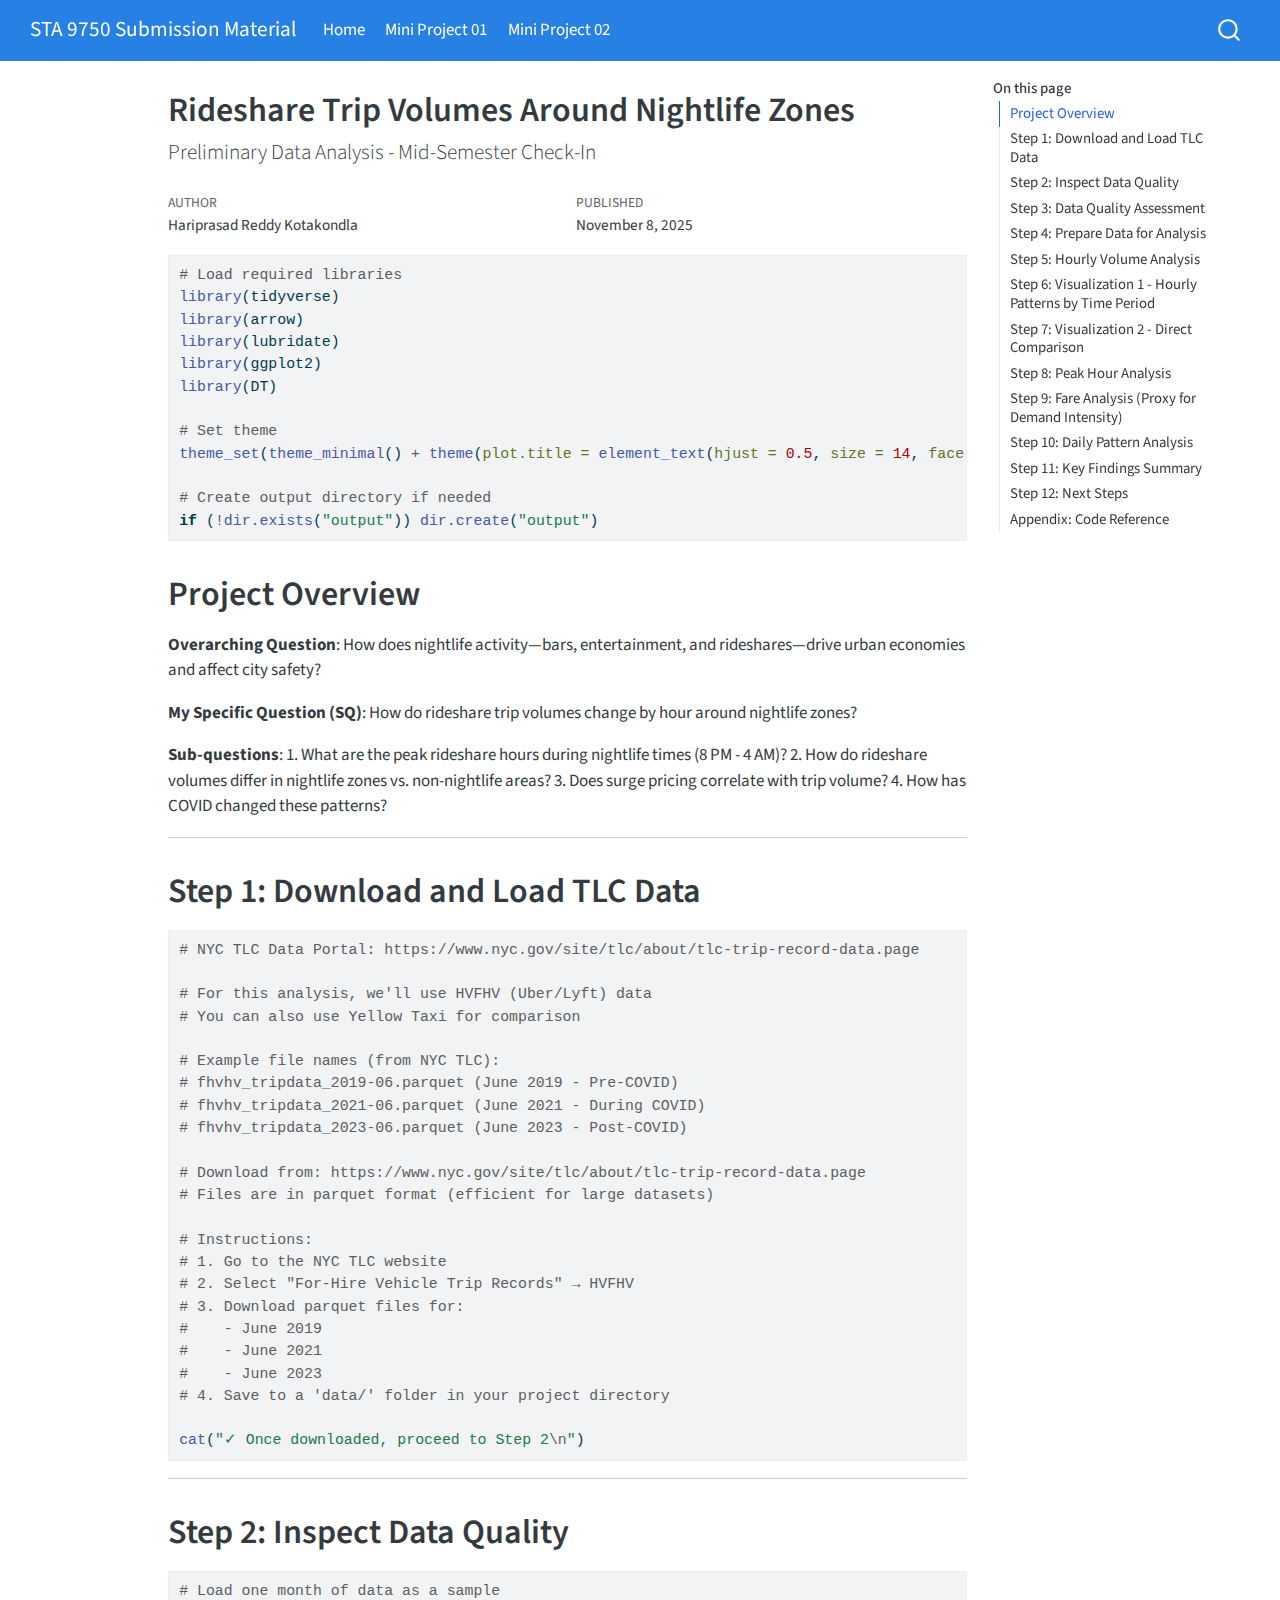
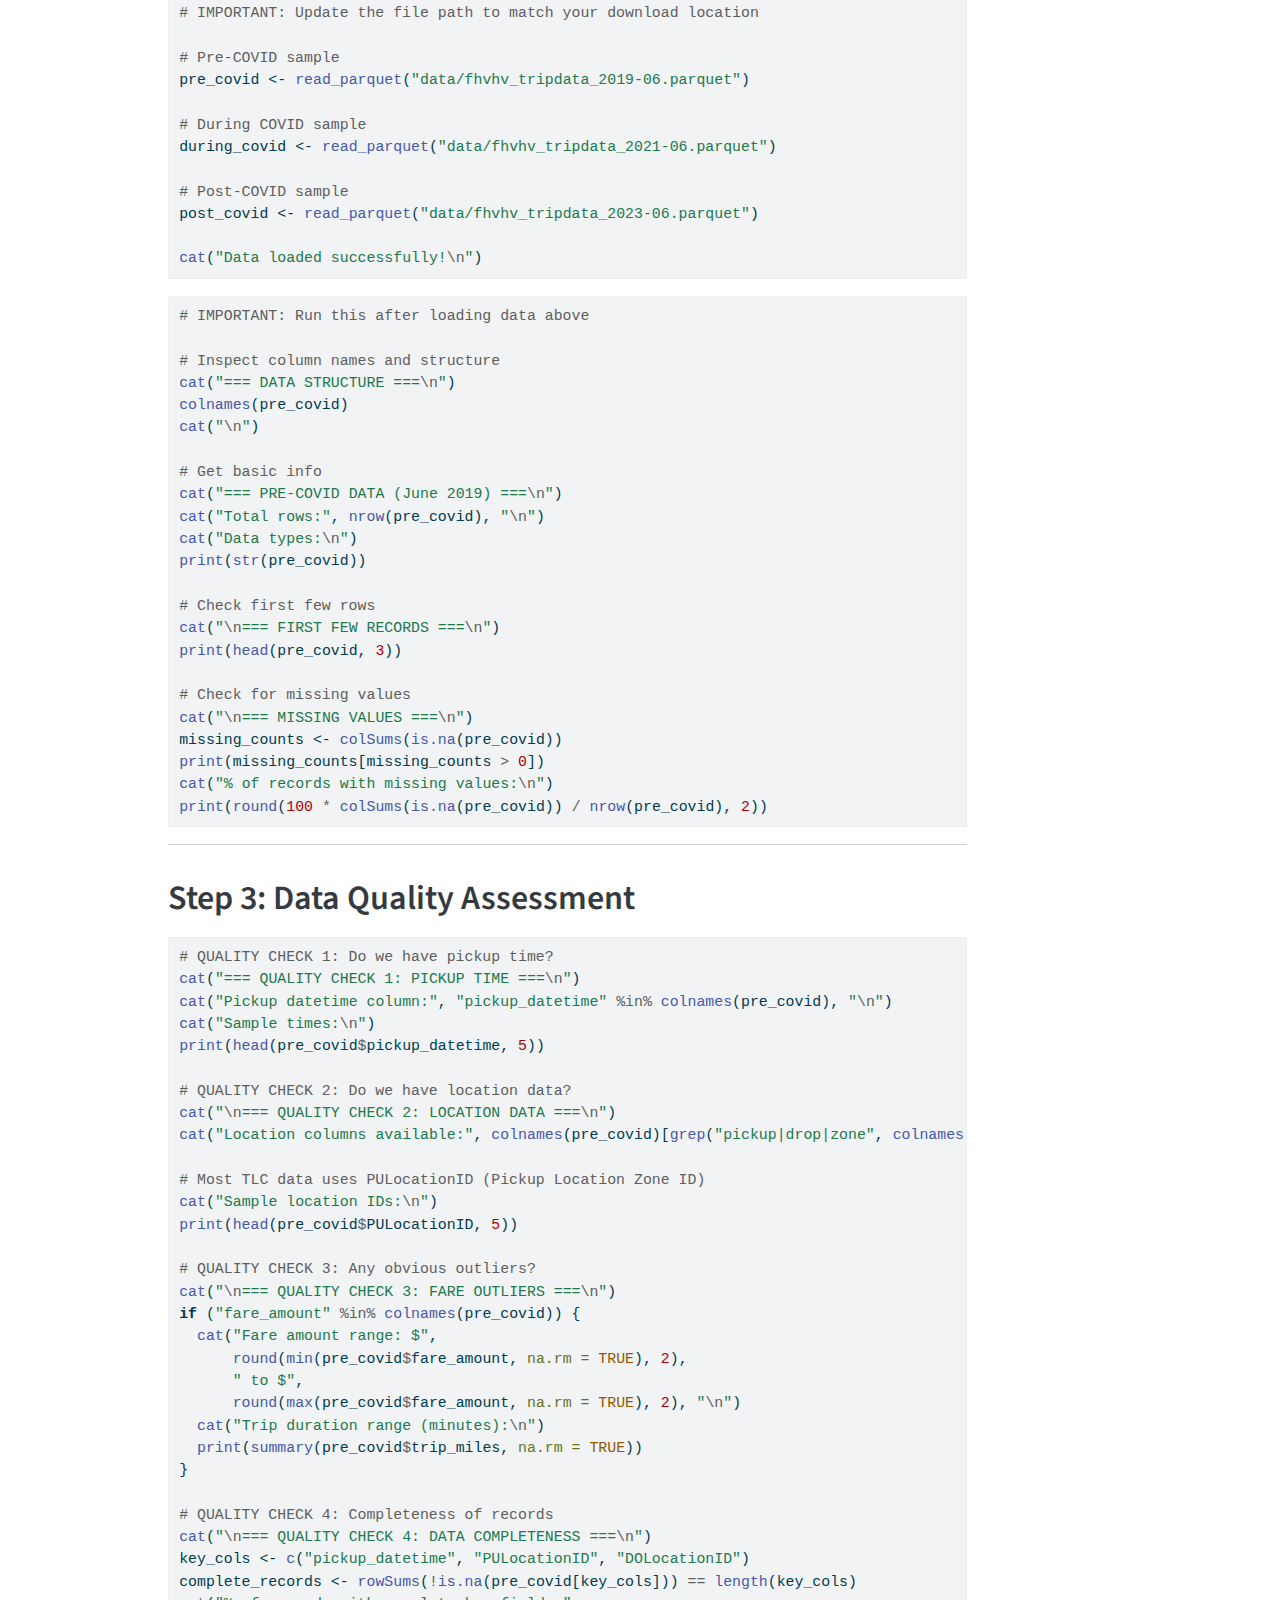
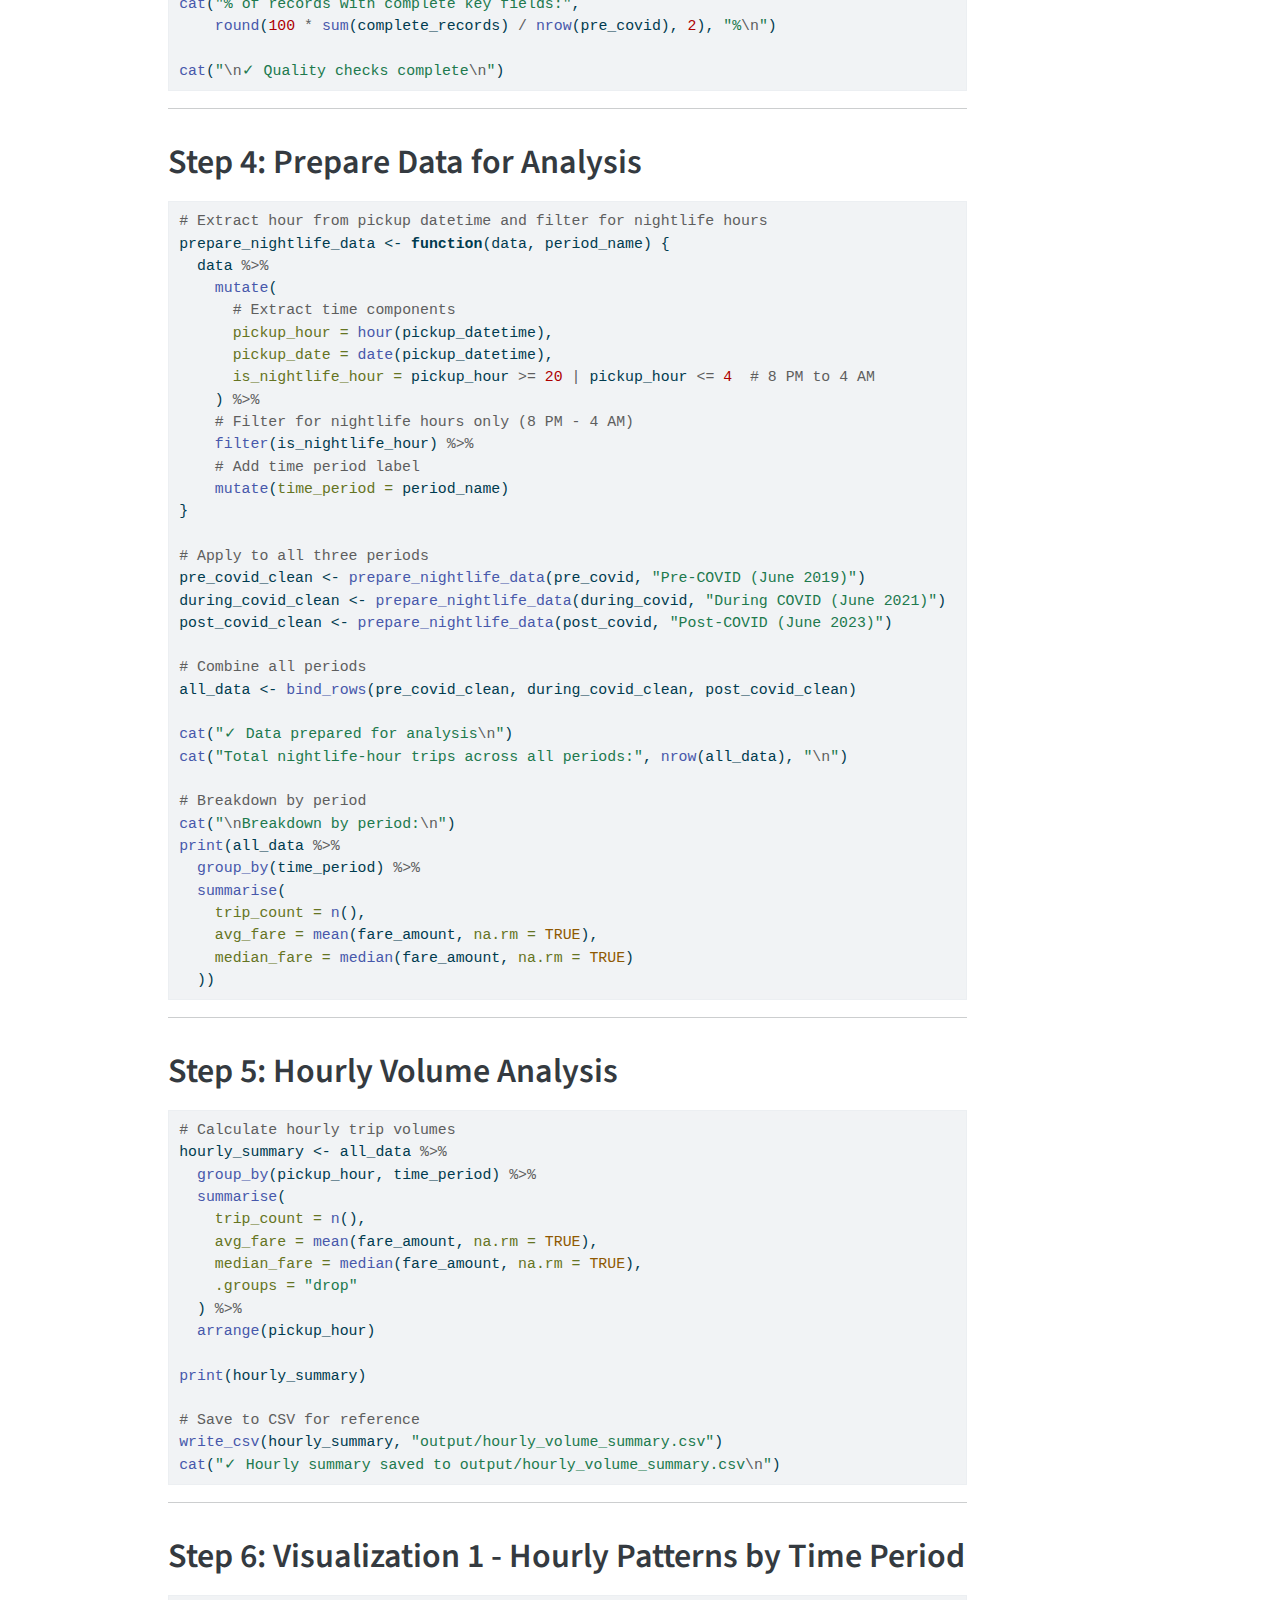
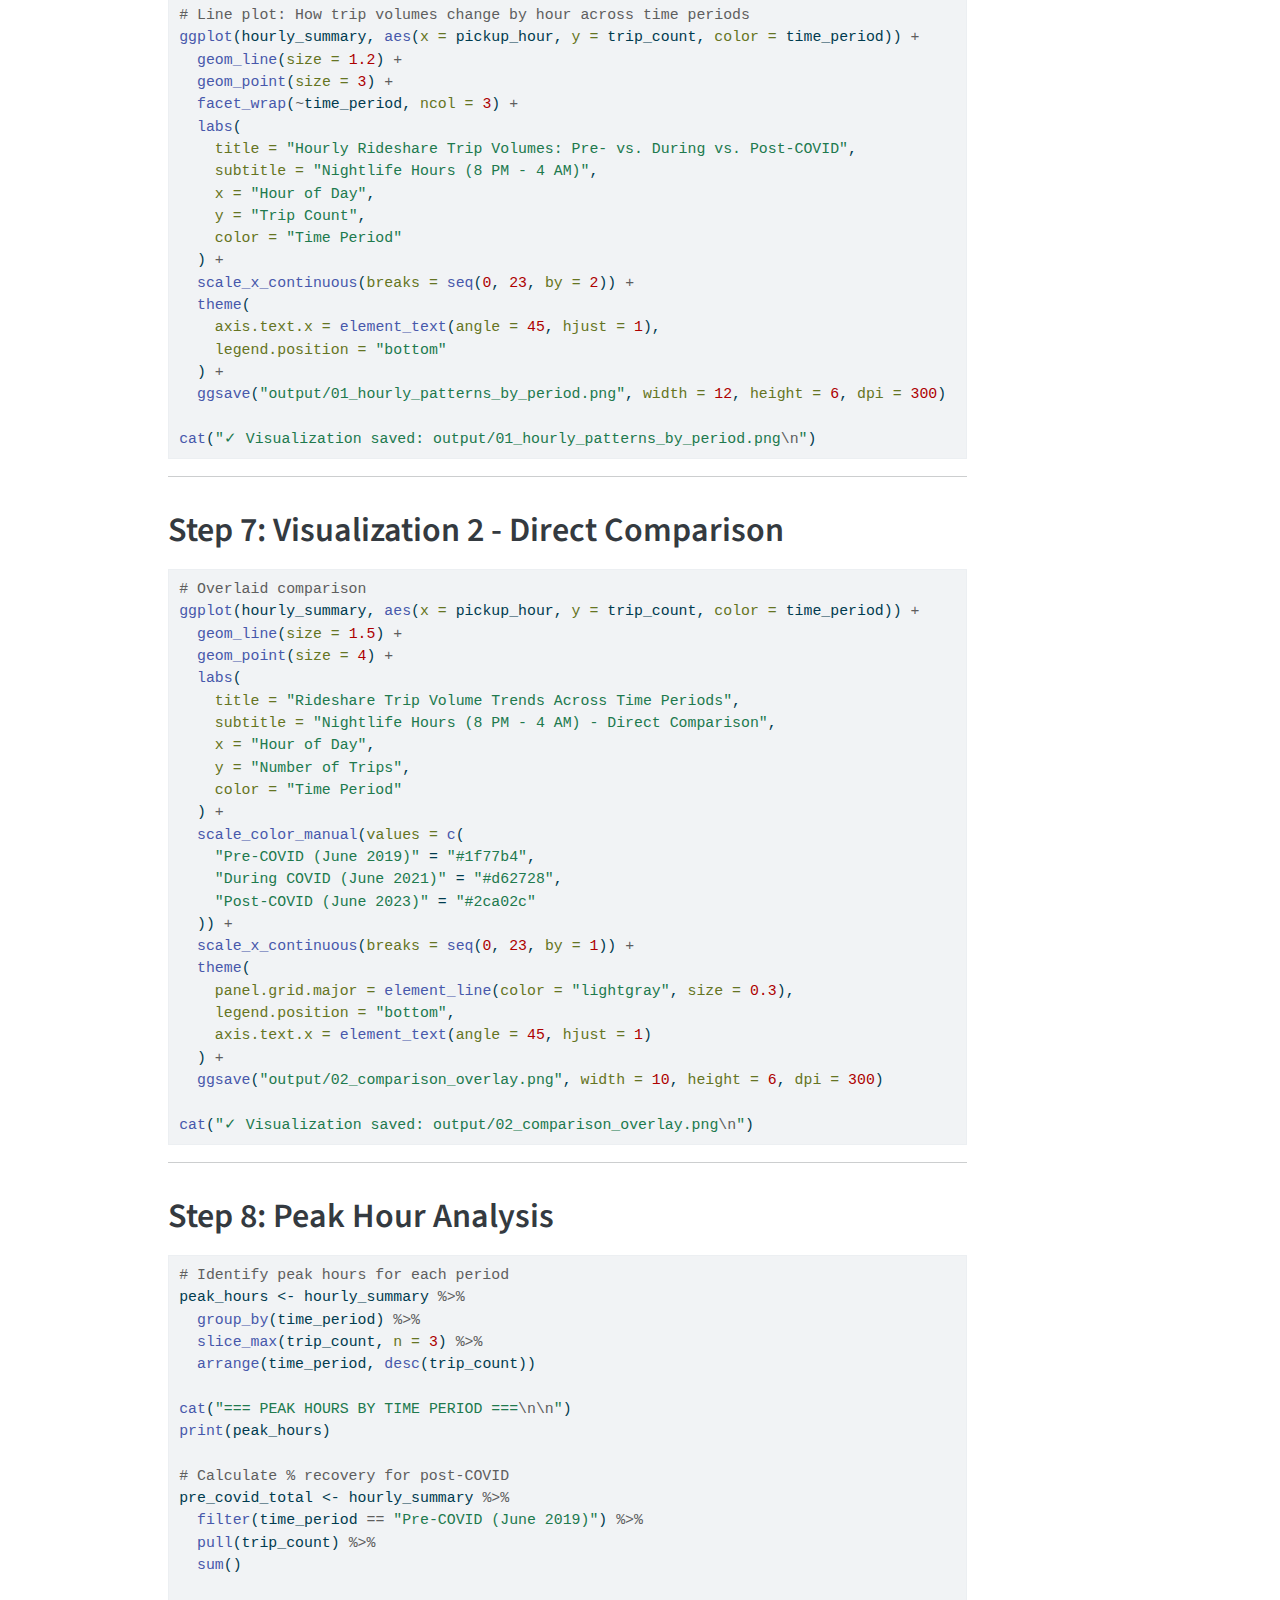
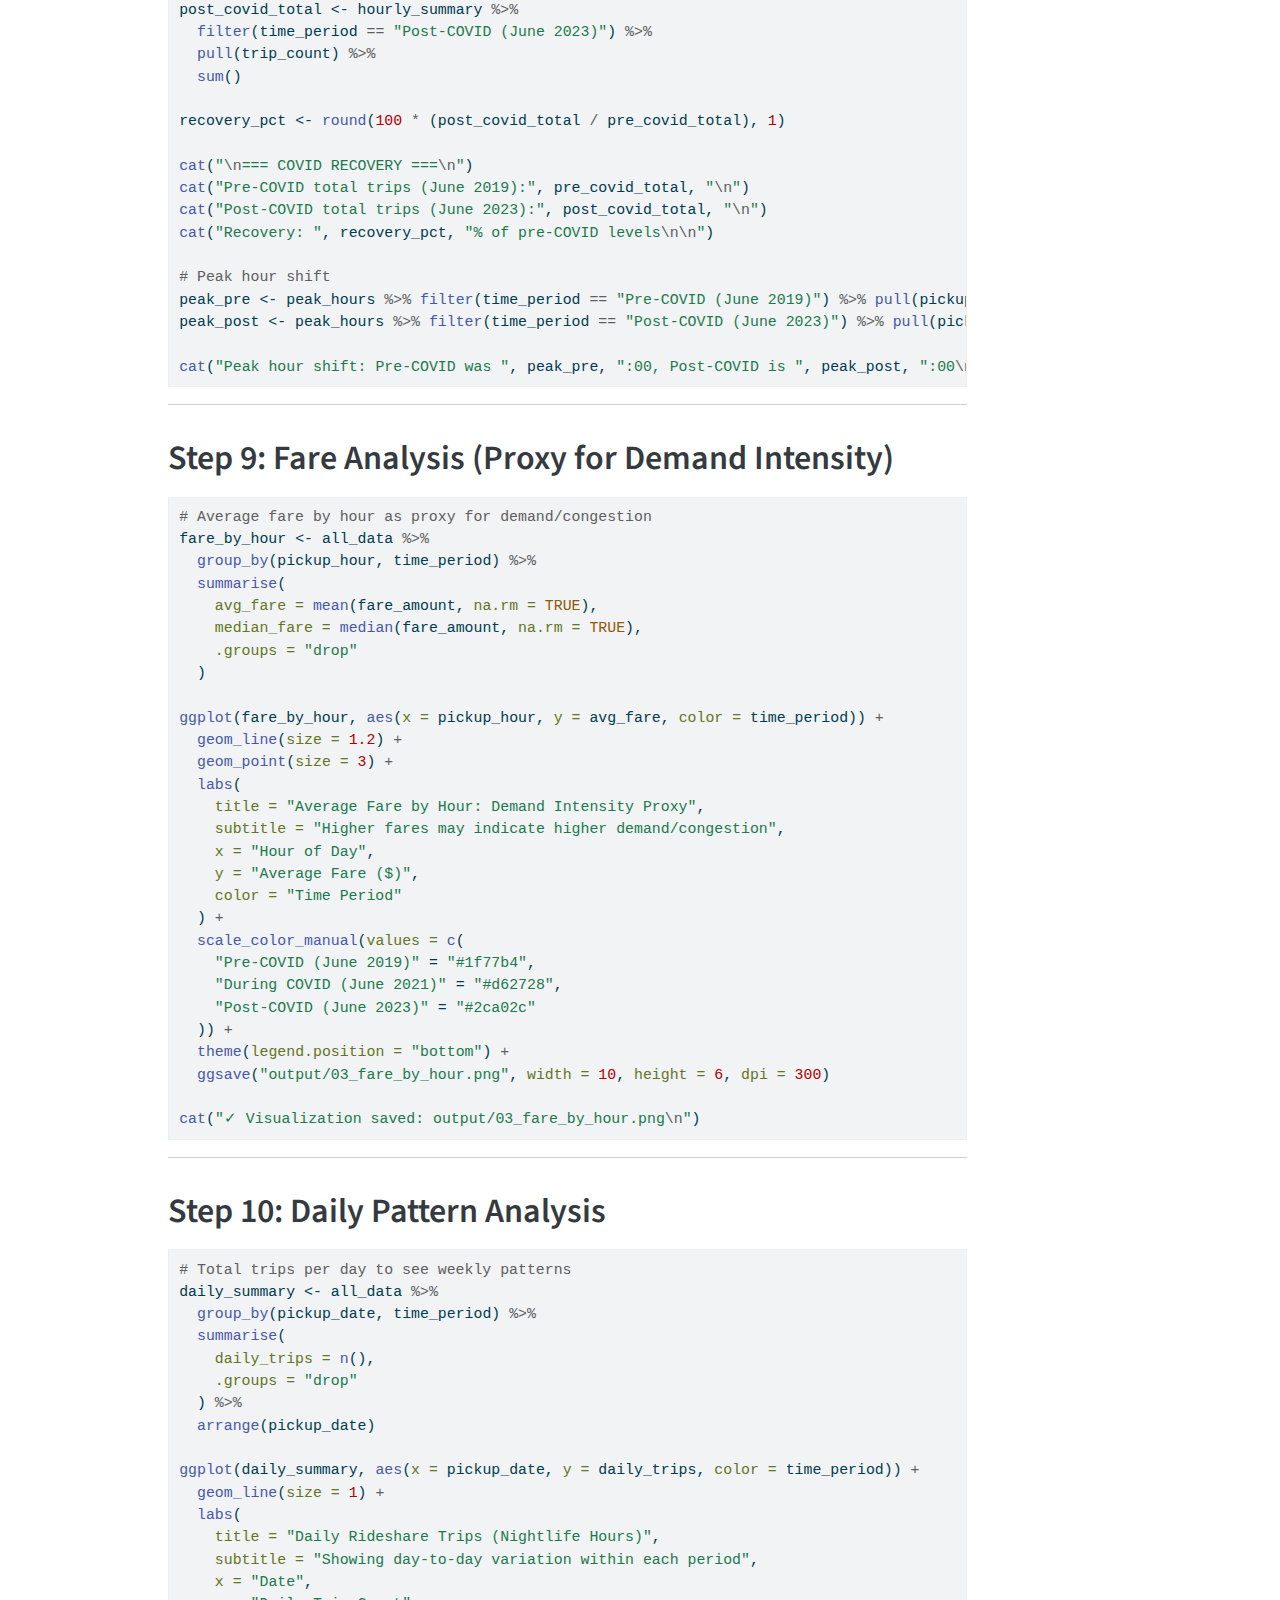
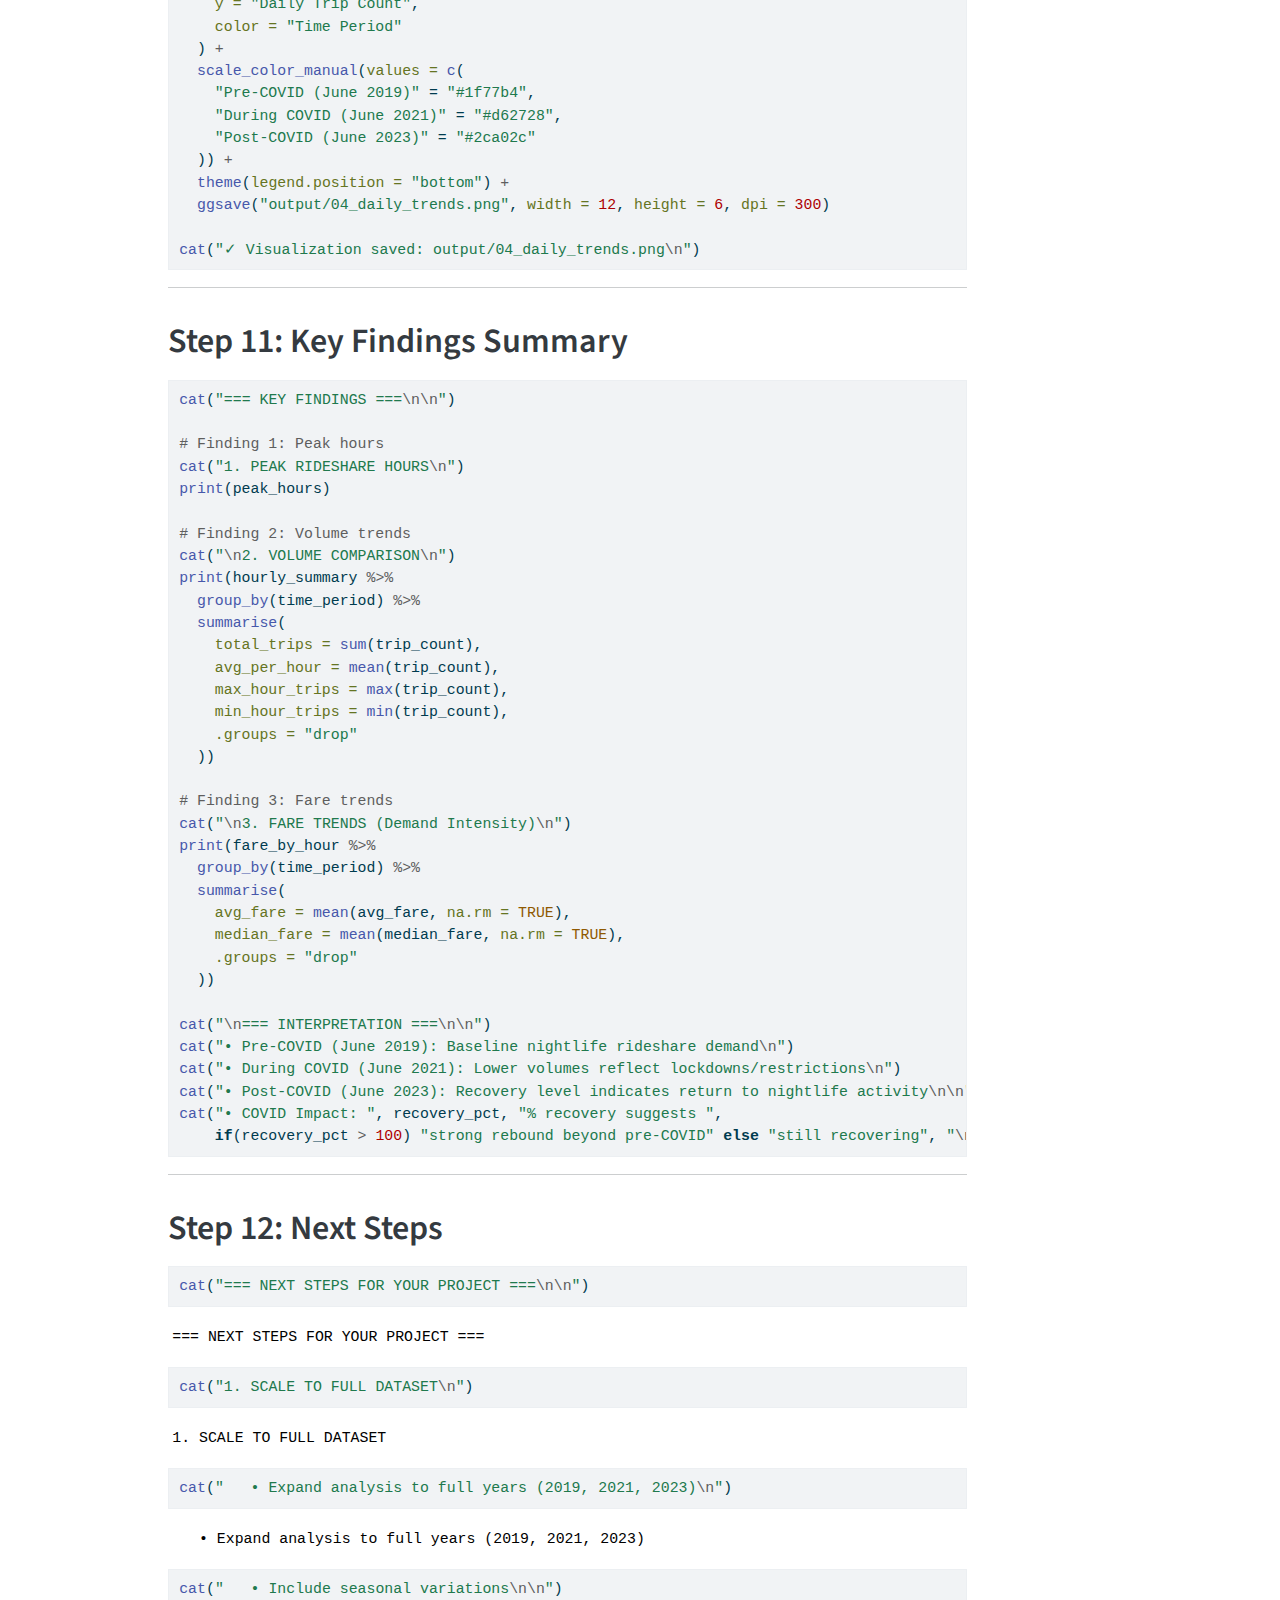
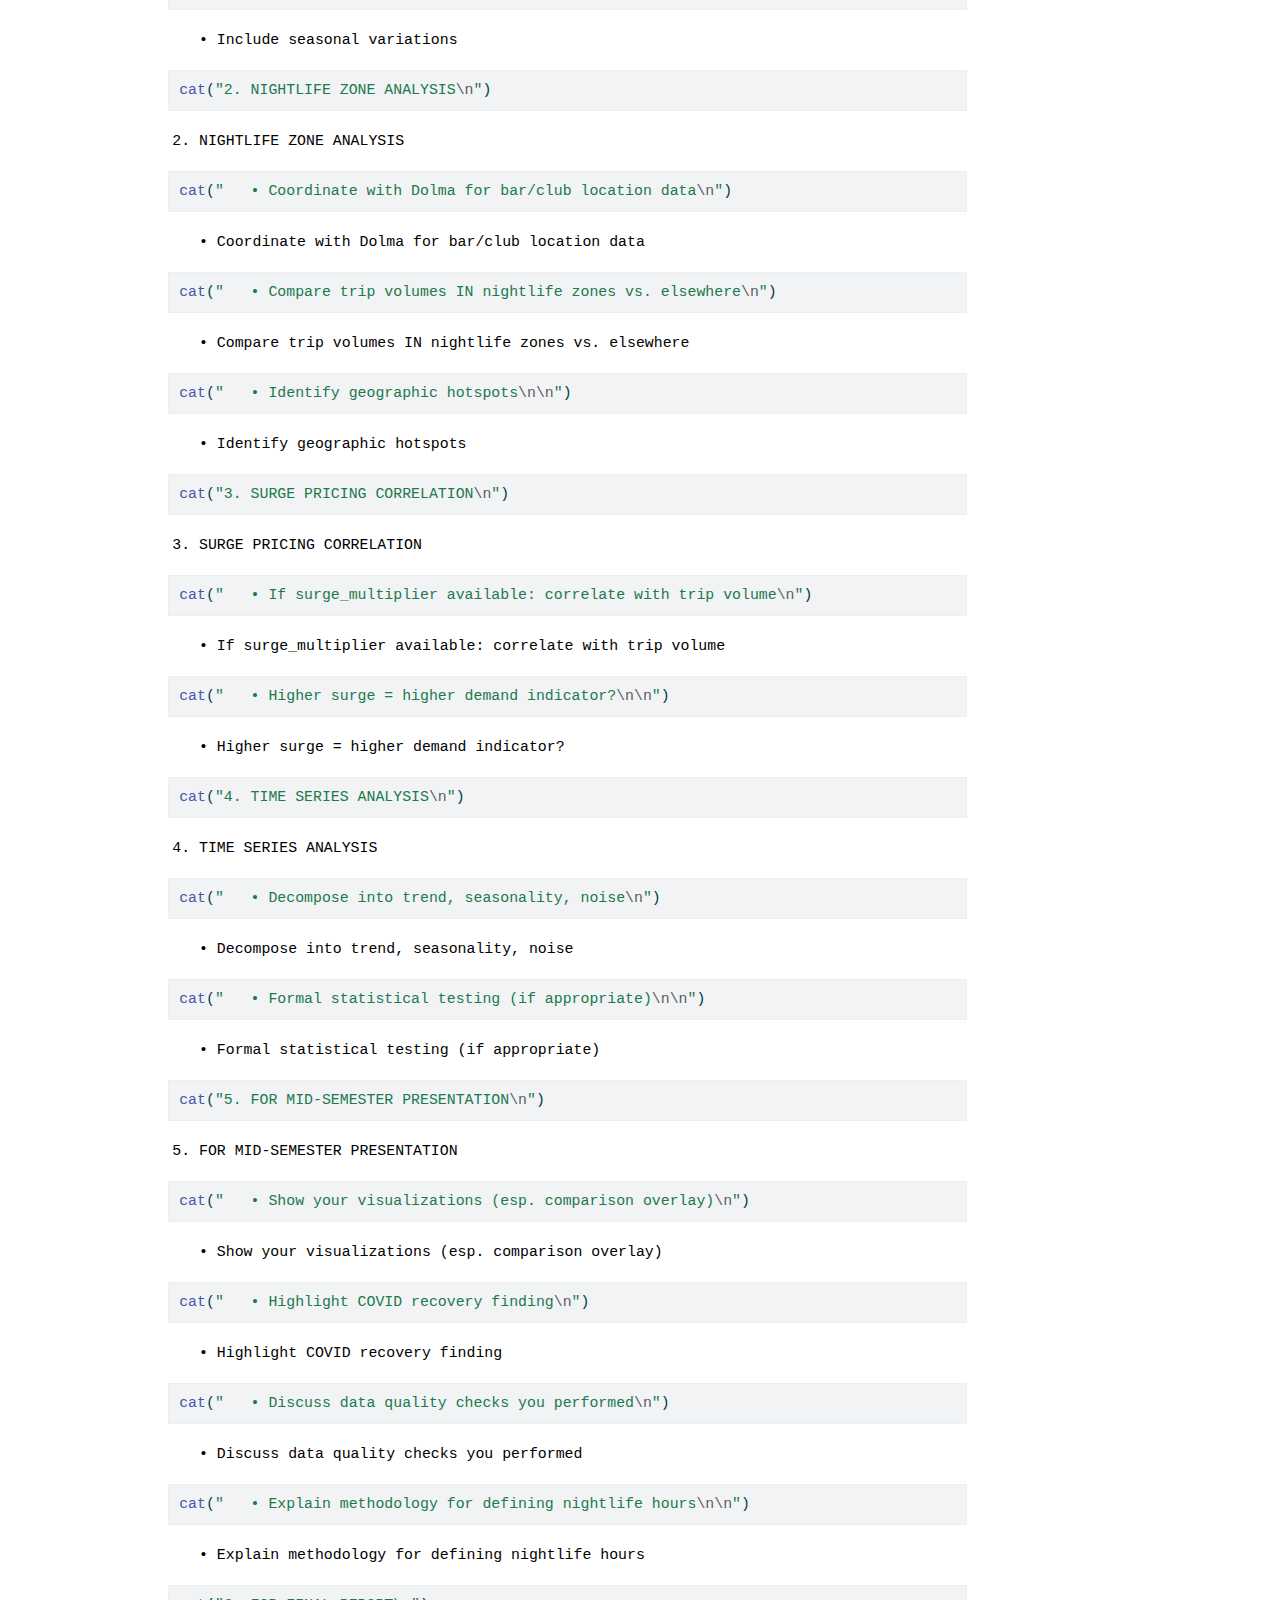
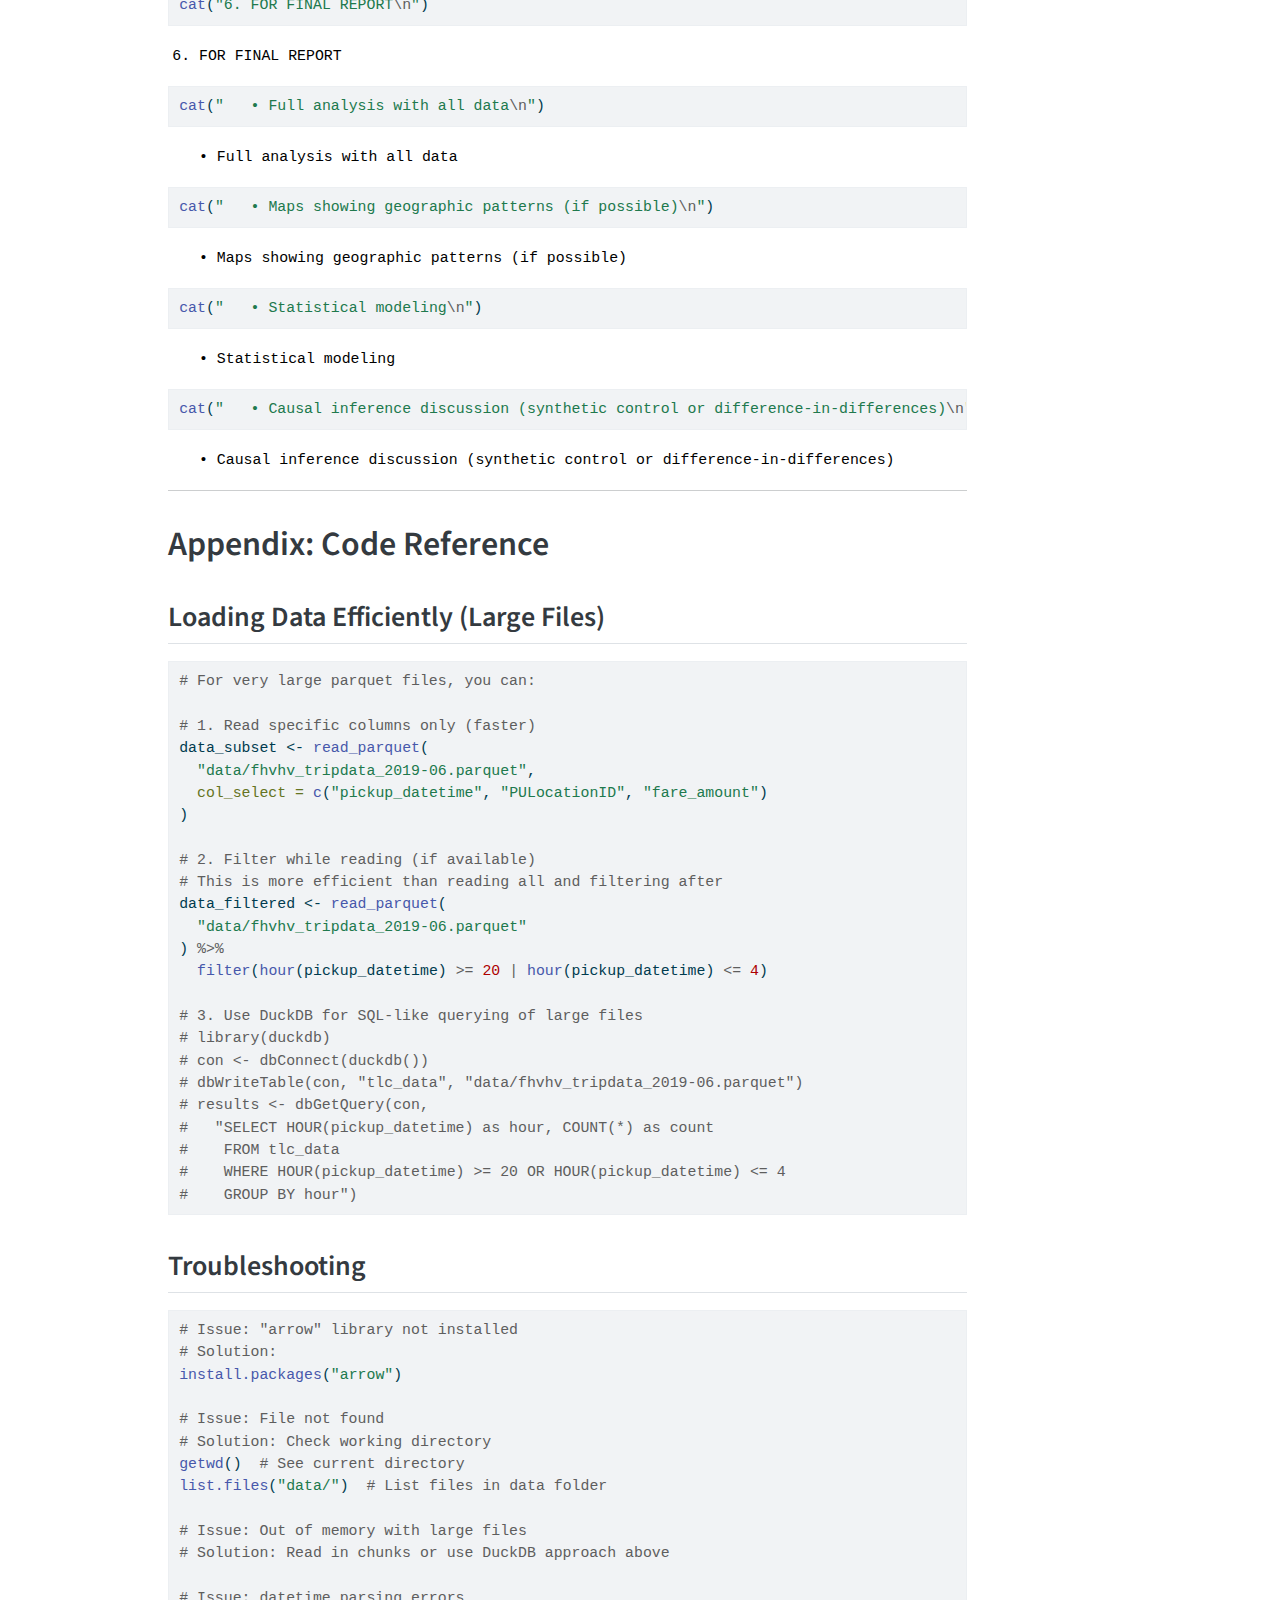
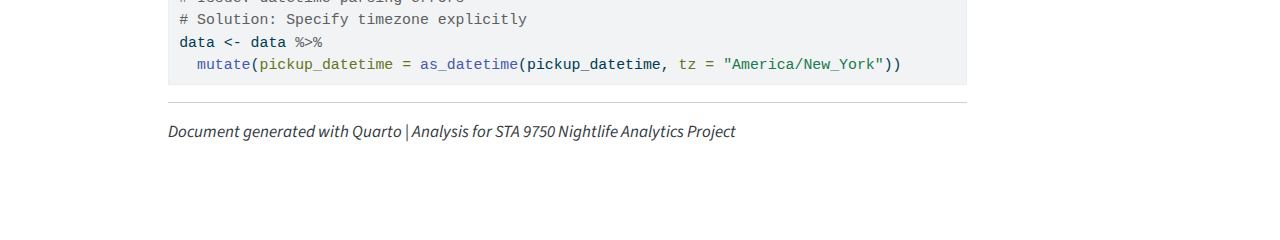
<file: docs/Hari_Rideshare_Analysis.html>
<!DOCTYPE html>
<html xmlns="http://www.w3.org/1999/xhtml" lang="en" xml:lang="en"><head>

<meta charset="utf-8">
<meta name="generator" content="quarto-1.7.33">

<meta name="viewport" content="width=device-width, initial-scale=1.0, user-scalable=yes">

<meta name="author" content="Hariprasad Reddy Kotakondla">
<meta name="dcterms.date" content="2025-11-08">

<title>Rideshare Trip Volumes Around Nightlife Zones – STA 9750 Submission Material</title>
<style>
code{white-space: pre-wrap;}
span.smallcaps{font-variant: small-caps;}
div.columns{display: flex; gap: min(4vw, 1.5em);}
div.column{flex: auto; overflow-x: auto;}
div.hanging-indent{margin-left: 1.5em; text-indent: -1.5em;}
ul.task-list{list-style: none;}
ul.task-list li input[type="checkbox"] {
  width: 0.8em;
  margin: 0 0.8em 0.2em -1em; /* quarto-specific, see https://github.com/quarto-dev/quarto-cli/issues/4556 */ 
  vertical-align: middle;
}
/* CSS for syntax highlighting */
html { -webkit-text-size-adjust: 100%; }
pre > code.sourceCode { white-space: pre; position: relative; }
pre > code.sourceCode > span { display: inline-block; line-height: 1.25; }
pre > code.sourceCode > span:empty { height: 1.2em; }
.sourceCode { overflow: visible; }
code.sourceCode > span { color: inherit; text-decoration: inherit; }
div.sourceCode { margin: 1em 0; }
pre.sourceCode { margin: 0; }
@media screen {
div.sourceCode { overflow: auto; }
}
@media print {
pre > code.sourceCode { white-space: pre-wrap; }
pre > code.sourceCode > span { text-indent: -5em; padding-left: 5em; }
}
pre.numberSource code
  { counter-reset: source-line 0; }
pre.numberSource code > span
  { position: relative; left: -4em; counter-increment: source-line; }
pre.numberSource code > span > a:first-child::before
  { content: counter(source-line);
    position: relative; left: -1em; text-align: right; vertical-align: baseline;
    border: none; display: inline-block;
    -webkit-touch-callout: none; -webkit-user-select: none;
    -khtml-user-select: none; -moz-user-select: none;
    -ms-user-select: none; user-select: none;
    padding: 0 4px; width: 4em;
  }
pre.numberSource { margin-left: 3em;  padding-left: 4px; }
div.sourceCode
  {   }
@media screen {
pre > code.sourceCode > span > a:first-child::before { text-decoration: underline; }
}
</style>


<script src="site_libs/quarto-nav/quarto-nav.js"></script>
<script src="site_libs/quarto-nav/headroom.min.js"></script>
<script src="site_libs/clipboard/clipboard.min.js"></script>
<script src="site_libs/quarto-search/autocomplete.umd.js"></script>
<script src="site_libs/quarto-search/fuse.min.js"></script>
<script src="site_libs/quarto-search/quarto-search.js"></script>
<meta name="quarto:offset" content="./">
<script src="site_libs/quarto-html/quarto.js" type="module"></script>
<script src="site_libs/quarto-html/tabsets/tabsets.js" type="module"></script>
<script src="site_libs/quarto-html/popper.min.js"></script>
<script src="site_libs/quarto-html/tippy.umd.min.js"></script>
<script src="site_libs/quarto-html/anchor.min.js"></script>
<link href="site_libs/quarto-html/tippy.css" rel="stylesheet">
<link href="site_libs/quarto-html/quarto-syntax-highlighting-ea385d0e468b0dd5ea5bf0780b1290d9.css" rel="stylesheet" id="quarto-text-highlighting-styles">
<script src="site_libs/bootstrap/bootstrap.min.js"></script>
<link href="site_libs/bootstrap/bootstrap-icons.css" rel="stylesheet">
<link href="site_libs/bootstrap/bootstrap-b3aed8deb8408878d0e4e165d993d59e.min.css" rel="stylesheet" append-hash="true" id="quarto-bootstrap" data-mode="light">
<script id="quarto-search-options" type="application/json">{
  "location": "navbar",
  "copy-button": false,
  "collapse-after": 3,
  "panel-placement": "end",
  "type": "overlay",
  "limit": 50,
  "keyboard-shortcut": [
    "f",
    "/",
    "s"
  ],
  "show-item-context": false,
  "language": {
    "search-no-results-text": "No results",
    "search-matching-documents-text": "matching documents",
    "search-copy-link-title": "Copy link to search",
    "search-hide-matches-text": "Hide additional matches",
    "search-more-match-text": "more match in this document",
    "search-more-matches-text": "more matches in this document",
    "search-clear-button-title": "Clear",
    "search-text-placeholder": "",
    "search-detached-cancel-button-title": "Cancel",
    "search-submit-button-title": "Submit",
    "search-label": "Search"
  }
}</script>


</head>

<body class="nav-fixed quarto-light">

<div id="quarto-search-results"></div>
  <header id="quarto-header" class="headroom fixed-top">
    <nav class="navbar navbar-expand-lg " data-bs-theme="dark">
      <div class="navbar-container container-fluid">
      <div class="navbar-brand-container mx-auto">
    <a class="navbar-brand" href="./index.html">
    <span class="navbar-title">STA 9750 Submission Material</span>
    </a>
  </div>
            <div id="quarto-search" class="" title="Search"></div>
          <button class="navbar-toggler" type="button" data-bs-toggle="collapse" data-bs-target="#navbarCollapse" aria-controls="navbarCollapse" role="menu" aria-expanded="false" aria-label="Toggle navigation" onclick="if (window.quartoToggleHeadroom) { window.quartoToggleHeadroom(); }">
  <span class="navbar-toggler-icon"></span>
</button>
          <div class="collapse navbar-collapse" id="navbarCollapse">
            <ul class="navbar-nav navbar-nav-scroll me-auto">
  <li class="nav-item">
    <a class="nav-link" href="./index.html"> 
<span class="menu-text">Home</span></a>
  </li>  
  <li class="nav-item">
    <a class="nav-link" href="./mp01.html"> 
<span class="menu-text">Mini Project 01</span></a>
  </li>  
  <li class="nav-item">
    <a class="nav-link" href="./mp02.html"> 
<span class="menu-text">Mini Project 02</span></a>
  </li>  
</ul>
          </div> <!-- /navcollapse -->
            <div class="quarto-navbar-tools">
</div>
      </div> <!-- /container-fluid -->
    </nav>
</header>
<!-- content -->
<div id="quarto-content" class="quarto-container page-columns page-rows-contents page-layout-article page-navbar">
<!-- sidebar -->
<!-- margin-sidebar -->
    <div id="quarto-margin-sidebar" class="sidebar margin-sidebar">
        <nav id="TOC" role="doc-toc" class="toc-active">
    <h2 id="toc-title">On this page</h2>
   
  <ul>
  <li><a href="#project-overview" id="toc-project-overview" class="nav-link active" data-scroll-target="#project-overview">Project Overview</a></li>
  <li><a href="#step-1-download-and-load-tlc-data" id="toc-step-1-download-and-load-tlc-data" class="nav-link" data-scroll-target="#step-1-download-and-load-tlc-data">Step 1: Download and Load TLC Data</a></li>
  <li><a href="#step-2-inspect-data-quality" id="toc-step-2-inspect-data-quality" class="nav-link" data-scroll-target="#step-2-inspect-data-quality">Step 2: Inspect Data Quality</a></li>
  <li><a href="#step-3-data-quality-assessment" id="toc-step-3-data-quality-assessment" class="nav-link" data-scroll-target="#step-3-data-quality-assessment">Step 3: Data Quality Assessment</a></li>
  <li><a href="#step-4-prepare-data-for-analysis" id="toc-step-4-prepare-data-for-analysis" class="nav-link" data-scroll-target="#step-4-prepare-data-for-analysis">Step 4: Prepare Data for Analysis</a></li>
  <li><a href="#step-5-hourly-volume-analysis" id="toc-step-5-hourly-volume-analysis" class="nav-link" data-scroll-target="#step-5-hourly-volume-analysis">Step 5: Hourly Volume Analysis</a></li>
  <li><a href="#step-6-visualization-1---hourly-patterns-by-time-period" id="toc-step-6-visualization-1---hourly-patterns-by-time-period" class="nav-link" data-scroll-target="#step-6-visualization-1---hourly-patterns-by-time-period">Step 6: Visualization 1 - Hourly Patterns by Time Period</a></li>
  <li><a href="#step-7-visualization-2---direct-comparison" id="toc-step-7-visualization-2---direct-comparison" class="nav-link" data-scroll-target="#step-7-visualization-2---direct-comparison">Step 7: Visualization 2 - Direct Comparison</a></li>
  <li><a href="#step-8-peak-hour-analysis" id="toc-step-8-peak-hour-analysis" class="nav-link" data-scroll-target="#step-8-peak-hour-analysis">Step 8: Peak Hour Analysis</a></li>
  <li><a href="#step-9-fare-analysis-proxy-for-demand-intensity" id="toc-step-9-fare-analysis-proxy-for-demand-intensity" class="nav-link" data-scroll-target="#step-9-fare-analysis-proxy-for-demand-intensity">Step 9: Fare Analysis (Proxy for Demand Intensity)</a></li>
  <li><a href="#step-10-daily-pattern-analysis" id="toc-step-10-daily-pattern-analysis" class="nav-link" data-scroll-target="#step-10-daily-pattern-analysis">Step 10: Daily Pattern Analysis</a></li>
  <li><a href="#step-11-key-findings-summary" id="toc-step-11-key-findings-summary" class="nav-link" data-scroll-target="#step-11-key-findings-summary">Step 11: Key Findings Summary</a></li>
  <li><a href="#step-12-next-steps" id="toc-step-12-next-steps" class="nav-link" data-scroll-target="#step-12-next-steps">Step 12: Next Steps</a></li>
  <li><a href="#appendix-code-reference" id="toc-appendix-code-reference" class="nav-link" data-scroll-target="#appendix-code-reference">Appendix: Code Reference</a>
  <ul class="collapse">
  <li><a href="#loading-data-efficiently-large-files" id="toc-loading-data-efficiently-large-files" class="nav-link" data-scroll-target="#loading-data-efficiently-large-files">Loading Data Efficiently (Large Files)</a></li>
  <li><a href="#troubleshooting" id="toc-troubleshooting" class="nav-link" data-scroll-target="#troubleshooting">Troubleshooting</a></li>
  </ul></li>
  </ul>
</nav>
    </div>
<!-- main -->
<main class="content" id="quarto-document-content">

<header id="title-block-header" class="quarto-title-block default">
<div class="quarto-title">
<h1 class="title">Rideshare Trip Volumes Around Nightlife Zones</h1>
<p class="subtitle lead">Preliminary Data Analysis - Mid-Semester Check-In</p>
</div>



<div class="quarto-title-meta">

    <div>
    <div class="quarto-title-meta-heading">Author</div>
    <div class="quarto-title-meta-contents">
             <p>Hariprasad Reddy Kotakondla </p>
          </div>
  </div>
    
    <div>
    <div class="quarto-title-meta-heading">Published</div>
    <div class="quarto-title-meta-contents">
      <p class="date">November 8, 2025</p>
    </div>
  </div>
  
    
  </div>
  


</header>


<div class="cell">
<div class="sourceCode cell-code" id="cb1"><pre class="sourceCode r code-with-copy"><code class="sourceCode r"><span id="cb1-1"><a href="#cb1-1" aria-hidden="true" tabindex="-1"></a><span class="co"># Load required libraries</span></span>
<span id="cb1-2"><a href="#cb1-2" aria-hidden="true" tabindex="-1"></a><span class="fu">library</span>(tidyverse)</span>
<span id="cb1-3"><a href="#cb1-3" aria-hidden="true" tabindex="-1"></a><span class="fu">library</span>(arrow)</span>
<span id="cb1-4"><a href="#cb1-4" aria-hidden="true" tabindex="-1"></a><span class="fu">library</span>(lubridate)</span>
<span id="cb1-5"><a href="#cb1-5" aria-hidden="true" tabindex="-1"></a><span class="fu">library</span>(ggplot2)</span>
<span id="cb1-6"><a href="#cb1-6" aria-hidden="true" tabindex="-1"></a><span class="fu">library</span>(DT)</span>
<span id="cb1-7"><a href="#cb1-7" aria-hidden="true" tabindex="-1"></a></span>
<span id="cb1-8"><a href="#cb1-8" aria-hidden="true" tabindex="-1"></a><span class="co"># Set theme</span></span>
<span id="cb1-9"><a href="#cb1-9" aria-hidden="true" tabindex="-1"></a><span class="fu">theme_set</span>(<span class="fu">theme_minimal</span>() <span class="sc">+</span> <span class="fu">theme</span>(<span class="at">plot.title =</span> <span class="fu">element_text</span>(<span class="at">hjust =</span> <span class="fl">0.5</span>, <span class="at">size =</span> <span class="dv">14</span>, <span class="at">face =</span> <span class="st">"bold"</span>)))</span>
<span id="cb1-10"><a href="#cb1-10" aria-hidden="true" tabindex="-1"></a></span>
<span id="cb1-11"><a href="#cb1-11" aria-hidden="true" tabindex="-1"></a><span class="co"># Create output directory if needed</span></span>
<span id="cb1-12"><a href="#cb1-12" aria-hidden="true" tabindex="-1"></a><span class="cf">if</span> (<span class="sc">!</span><span class="fu">dir.exists</span>(<span class="st">"output"</span>)) <span class="fu">dir.create</span>(<span class="st">"output"</span>)</span></code><button title="Copy to Clipboard" class="code-copy-button"><i class="bi"></i></button></pre></div>
</div>
<section id="project-overview" class="level1">
<h1>Project Overview</h1>
<p><strong>Overarching Question</strong>: How does nightlife activity—bars, entertainment, and rideshares—drive urban economies and affect city safety?</p>
<p><strong>My Specific Question (SQ)</strong>: How do rideshare trip volumes change by hour around nightlife zones?</p>
<p><strong>Sub-questions</strong>: 1. What are the peak rideshare hours during nightlife times (8 PM - 4 AM)? 2. How do rideshare volumes differ in nightlife zones vs.&nbsp;non-nightlife areas? 3. Does surge pricing correlate with trip volume? 4. How has COVID changed these patterns?</p>
<hr>
</section>
<section id="step-1-download-and-load-tlc-data" class="level1">
<h1>Step 1: Download and Load TLC Data</h1>
<div class="cell">
<div class="sourceCode cell-code" id="cb2"><pre class="sourceCode r code-with-copy"><code class="sourceCode r"><span id="cb2-1"><a href="#cb2-1" aria-hidden="true" tabindex="-1"></a><span class="co"># NYC TLC Data Portal: https://www.nyc.gov/site/tlc/about/tlc-trip-record-data.page</span></span>
<span id="cb2-2"><a href="#cb2-2" aria-hidden="true" tabindex="-1"></a></span>
<span id="cb2-3"><a href="#cb2-3" aria-hidden="true" tabindex="-1"></a><span class="co"># For this analysis, we'll use HVFHV (Uber/Lyft) data</span></span>
<span id="cb2-4"><a href="#cb2-4" aria-hidden="true" tabindex="-1"></a><span class="co"># You can also use Yellow Taxi for comparison</span></span>
<span id="cb2-5"><a href="#cb2-5" aria-hidden="true" tabindex="-1"></a></span>
<span id="cb2-6"><a href="#cb2-6" aria-hidden="true" tabindex="-1"></a><span class="co"># Example file names (from NYC TLC):</span></span>
<span id="cb2-7"><a href="#cb2-7" aria-hidden="true" tabindex="-1"></a><span class="co"># fhvhv_tripdata_2019-06.parquet (June 2019 - Pre-COVID)</span></span>
<span id="cb2-8"><a href="#cb2-8" aria-hidden="true" tabindex="-1"></a><span class="co"># fhvhv_tripdata_2021-06.parquet (June 2021 - During COVID)</span></span>
<span id="cb2-9"><a href="#cb2-9" aria-hidden="true" tabindex="-1"></a><span class="co"># fhvhv_tripdata_2023-06.parquet (June 2023 - Post-COVID)</span></span>
<span id="cb2-10"><a href="#cb2-10" aria-hidden="true" tabindex="-1"></a></span>
<span id="cb2-11"><a href="#cb2-11" aria-hidden="true" tabindex="-1"></a><span class="co"># Download from: https://www.nyc.gov/site/tlc/about/tlc-trip-record-data.page</span></span>
<span id="cb2-12"><a href="#cb2-12" aria-hidden="true" tabindex="-1"></a><span class="co"># Files are in parquet format (efficient for large datasets)</span></span>
<span id="cb2-13"><a href="#cb2-13" aria-hidden="true" tabindex="-1"></a></span>
<span id="cb2-14"><a href="#cb2-14" aria-hidden="true" tabindex="-1"></a><span class="co"># Instructions:</span></span>
<span id="cb2-15"><a href="#cb2-15" aria-hidden="true" tabindex="-1"></a><span class="co"># 1. Go to the NYC TLC website</span></span>
<span id="cb2-16"><a href="#cb2-16" aria-hidden="true" tabindex="-1"></a><span class="co"># 2. Select "For-Hire Vehicle Trip Records" → HVFHV</span></span>
<span id="cb2-17"><a href="#cb2-17" aria-hidden="true" tabindex="-1"></a><span class="co"># 3. Download parquet files for:</span></span>
<span id="cb2-18"><a href="#cb2-18" aria-hidden="true" tabindex="-1"></a><span class="co">#    - June 2019</span></span>
<span id="cb2-19"><a href="#cb2-19" aria-hidden="true" tabindex="-1"></a><span class="co">#    - June 2021</span></span>
<span id="cb2-20"><a href="#cb2-20" aria-hidden="true" tabindex="-1"></a><span class="co">#    - June 2023</span></span>
<span id="cb2-21"><a href="#cb2-21" aria-hidden="true" tabindex="-1"></a><span class="co"># 4. Save to a 'data/' folder in your project directory</span></span>
<span id="cb2-22"><a href="#cb2-22" aria-hidden="true" tabindex="-1"></a></span>
<span id="cb2-23"><a href="#cb2-23" aria-hidden="true" tabindex="-1"></a><span class="fu">cat</span>(<span class="st">"✓ Once downloaded, proceed to Step 2</span><span class="sc">\n</span><span class="st">"</span>)</span></code><button title="Copy to Clipboard" class="code-copy-button"><i class="bi"></i></button></pre></div>
</div>
<hr>
</section>
<section id="step-2-inspect-data-quality" class="level1">
<h1>Step 2: Inspect Data Quality</h1>
<div class="cell">
<div class="sourceCode cell-code" id="cb3"><pre class="sourceCode r code-with-copy"><code class="sourceCode r"><span id="cb3-1"><a href="#cb3-1" aria-hidden="true" tabindex="-1"></a><span class="co"># Load one month of data as a sample</span></span>
<span id="cb3-2"><a href="#cb3-2" aria-hidden="true" tabindex="-1"></a><span class="co"># IMPORTANT: Update the file path to match your download location</span></span>
<span id="cb3-3"><a href="#cb3-3" aria-hidden="true" tabindex="-1"></a></span>
<span id="cb3-4"><a href="#cb3-4" aria-hidden="true" tabindex="-1"></a><span class="co"># Pre-COVID sample</span></span>
<span id="cb3-5"><a href="#cb3-5" aria-hidden="true" tabindex="-1"></a>pre_covid <span class="ot">&lt;-</span> <span class="fu">read_parquet</span>(<span class="st">"data/fhvhv_tripdata_2019-06.parquet"</span>)</span>
<span id="cb3-6"><a href="#cb3-6" aria-hidden="true" tabindex="-1"></a></span>
<span id="cb3-7"><a href="#cb3-7" aria-hidden="true" tabindex="-1"></a><span class="co"># During COVID sample</span></span>
<span id="cb3-8"><a href="#cb3-8" aria-hidden="true" tabindex="-1"></a>during_covid <span class="ot">&lt;-</span> <span class="fu">read_parquet</span>(<span class="st">"data/fhvhv_tripdata_2021-06.parquet"</span>)</span>
<span id="cb3-9"><a href="#cb3-9" aria-hidden="true" tabindex="-1"></a></span>
<span id="cb3-10"><a href="#cb3-10" aria-hidden="true" tabindex="-1"></a><span class="co"># Post-COVID sample</span></span>
<span id="cb3-11"><a href="#cb3-11" aria-hidden="true" tabindex="-1"></a>post_covid <span class="ot">&lt;-</span> <span class="fu">read_parquet</span>(<span class="st">"data/fhvhv_tripdata_2023-06.parquet"</span>)</span>
<span id="cb3-12"><a href="#cb3-12" aria-hidden="true" tabindex="-1"></a></span>
<span id="cb3-13"><a href="#cb3-13" aria-hidden="true" tabindex="-1"></a><span class="fu">cat</span>(<span class="st">"Data loaded successfully!</span><span class="sc">\n</span><span class="st">"</span>)</span></code><button title="Copy to Clipboard" class="code-copy-button"><i class="bi"></i></button></pre></div>
</div>
<div class="cell">
<div class="sourceCode cell-code" id="cb4"><pre class="sourceCode r code-with-copy"><code class="sourceCode r"><span id="cb4-1"><a href="#cb4-1" aria-hidden="true" tabindex="-1"></a><span class="co"># IMPORTANT: Run this after loading data above</span></span>
<span id="cb4-2"><a href="#cb4-2" aria-hidden="true" tabindex="-1"></a></span>
<span id="cb4-3"><a href="#cb4-3" aria-hidden="true" tabindex="-1"></a><span class="co"># Inspect column names and structure</span></span>
<span id="cb4-4"><a href="#cb4-4" aria-hidden="true" tabindex="-1"></a><span class="fu">cat</span>(<span class="st">"=== DATA STRUCTURE ===</span><span class="sc">\n</span><span class="st">"</span>)</span>
<span id="cb4-5"><a href="#cb4-5" aria-hidden="true" tabindex="-1"></a><span class="fu">colnames</span>(pre_covid)</span>
<span id="cb4-6"><a href="#cb4-6" aria-hidden="true" tabindex="-1"></a><span class="fu">cat</span>(<span class="st">"</span><span class="sc">\n</span><span class="st">"</span>)</span>
<span id="cb4-7"><a href="#cb4-7" aria-hidden="true" tabindex="-1"></a></span>
<span id="cb4-8"><a href="#cb4-8" aria-hidden="true" tabindex="-1"></a><span class="co"># Get basic info</span></span>
<span id="cb4-9"><a href="#cb4-9" aria-hidden="true" tabindex="-1"></a><span class="fu">cat</span>(<span class="st">"=== PRE-COVID DATA (June 2019) ===</span><span class="sc">\n</span><span class="st">"</span>)</span>
<span id="cb4-10"><a href="#cb4-10" aria-hidden="true" tabindex="-1"></a><span class="fu">cat</span>(<span class="st">"Total rows:"</span>, <span class="fu">nrow</span>(pre_covid), <span class="st">"</span><span class="sc">\n</span><span class="st">"</span>)</span>
<span id="cb4-11"><a href="#cb4-11" aria-hidden="true" tabindex="-1"></a><span class="fu">cat</span>(<span class="st">"Data types:</span><span class="sc">\n</span><span class="st">"</span>)</span>
<span id="cb4-12"><a href="#cb4-12" aria-hidden="true" tabindex="-1"></a><span class="fu">print</span>(<span class="fu">str</span>(pre_covid))</span>
<span id="cb4-13"><a href="#cb4-13" aria-hidden="true" tabindex="-1"></a></span>
<span id="cb4-14"><a href="#cb4-14" aria-hidden="true" tabindex="-1"></a><span class="co"># Check first few rows</span></span>
<span id="cb4-15"><a href="#cb4-15" aria-hidden="true" tabindex="-1"></a><span class="fu">cat</span>(<span class="st">"</span><span class="sc">\n</span><span class="st">=== FIRST FEW RECORDS ===</span><span class="sc">\n</span><span class="st">"</span>)</span>
<span id="cb4-16"><a href="#cb4-16" aria-hidden="true" tabindex="-1"></a><span class="fu">print</span>(<span class="fu">head</span>(pre_covid, <span class="dv">3</span>))</span>
<span id="cb4-17"><a href="#cb4-17" aria-hidden="true" tabindex="-1"></a></span>
<span id="cb4-18"><a href="#cb4-18" aria-hidden="true" tabindex="-1"></a><span class="co"># Check for missing values</span></span>
<span id="cb4-19"><a href="#cb4-19" aria-hidden="true" tabindex="-1"></a><span class="fu">cat</span>(<span class="st">"</span><span class="sc">\n</span><span class="st">=== MISSING VALUES ===</span><span class="sc">\n</span><span class="st">"</span>)</span>
<span id="cb4-20"><a href="#cb4-20" aria-hidden="true" tabindex="-1"></a>missing_counts <span class="ot">&lt;-</span> <span class="fu">colSums</span>(<span class="fu">is.na</span>(pre_covid))</span>
<span id="cb4-21"><a href="#cb4-21" aria-hidden="true" tabindex="-1"></a><span class="fu">print</span>(missing_counts[missing_counts <span class="sc">&gt;</span> <span class="dv">0</span>])</span>
<span id="cb4-22"><a href="#cb4-22" aria-hidden="true" tabindex="-1"></a><span class="fu">cat</span>(<span class="st">"% of records with missing values:</span><span class="sc">\n</span><span class="st">"</span>)</span>
<span id="cb4-23"><a href="#cb4-23" aria-hidden="true" tabindex="-1"></a><span class="fu">print</span>(<span class="fu">round</span>(<span class="dv">100</span> <span class="sc">*</span> <span class="fu">colSums</span>(<span class="fu">is.na</span>(pre_covid)) <span class="sc">/</span> <span class="fu">nrow</span>(pre_covid), <span class="dv">2</span>))</span></code><button title="Copy to Clipboard" class="code-copy-button"><i class="bi"></i></button></pre></div>
</div>
<hr>
</section>
<section id="step-3-data-quality-assessment" class="level1">
<h1>Step 3: Data Quality Assessment</h1>
<div class="cell">
<div class="sourceCode cell-code" id="cb5"><pre class="sourceCode r code-with-copy"><code class="sourceCode r"><span id="cb5-1"><a href="#cb5-1" aria-hidden="true" tabindex="-1"></a><span class="co"># QUALITY CHECK 1: Do we have pickup time?</span></span>
<span id="cb5-2"><a href="#cb5-2" aria-hidden="true" tabindex="-1"></a><span class="fu">cat</span>(<span class="st">"=== QUALITY CHECK 1: PICKUP TIME ===</span><span class="sc">\n</span><span class="st">"</span>)</span>
<span id="cb5-3"><a href="#cb5-3" aria-hidden="true" tabindex="-1"></a><span class="fu">cat</span>(<span class="st">"Pickup datetime column:"</span>, <span class="st">"pickup_datetime"</span> <span class="sc">%in%</span> <span class="fu">colnames</span>(pre_covid), <span class="st">"</span><span class="sc">\n</span><span class="st">"</span>)</span>
<span id="cb5-4"><a href="#cb5-4" aria-hidden="true" tabindex="-1"></a><span class="fu">cat</span>(<span class="st">"Sample times:</span><span class="sc">\n</span><span class="st">"</span>)</span>
<span id="cb5-5"><a href="#cb5-5" aria-hidden="true" tabindex="-1"></a><span class="fu">print</span>(<span class="fu">head</span>(pre_covid<span class="sc">$</span>pickup_datetime, <span class="dv">5</span>))</span>
<span id="cb5-6"><a href="#cb5-6" aria-hidden="true" tabindex="-1"></a></span>
<span id="cb5-7"><a href="#cb5-7" aria-hidden="true" tabindex="-1"></a><span class="co"># QUALITY CHECK 2: Do we have location data?</span></span>
<span id="cb5-8"><a href="#cb5-8" aria-hidden="true" tabindex="-1"></a><span class="fu">cat</span>(<span class="st">"</span><span class="sc">\n</span><span class="st">=== QUALITY CHECK 2: LOCATION DATA ===</span><span class="sc">\n</span><span class="st">"</span>)</span>
<span id="cb5-9"><a href="#cb5-9" aria-hidden="true" tabindex="-1"></a><span class="fu">cat</span>(<span class="st">"Location columns available:"</span>, <span class="fu">colnames</span>(pre_covid)[<span class="fu">grep</span>(<span class="st">"pickup|drop|zone"</span>, <span class="fu">colnames</span>(pre_covid), <span class="at">ignore.case =</span> <span class="cn">TRUE</span>)], <span class="st">"</span><span class="sc">\n</span><span class="st">"</span>)</span>
<span id="cb5-10"><a href="#cb5-10" aria-hidden="true" tabindex="-1"></a></span>
<span id="cb5-11"><a href="#cb5-11" aria-hidden="true" tabindex="-1"></a><span class="co"># Most TLC data uses PULocationID (Pickup Location Zone ID)</span></span>
<span id="cb5-12"><a href="#cb5-12" aria-hidden="true" tabindex="-1"></a><span class="fu">cat</span>(<span class="st">"Sample location IDs:</span><span class="sc">\n</span><span class="st">"</span>)</span>
<span id="cb5-13"><a href="#cb5-13" aria-hidden="true" tabindex="-1"></a><span class="fu">print</span>(<span class="fu">head</span>(pre_covid<span class="sc">$</span>PULocationID, <span class="dv">5</span>))</span>
<span id="cb5-14"><a href="#cb5-14" aria-hidden="true" tabindex="-1"></a></span>
<span id="cb5-15"><a href="#cb5-15" aria-hidden="true" tabindex="-1"></a><span class="co"># QUALITY CHECK 3: Any obvious outliers?</span></span>
<span id="cb5-16"><a href="#cb5-16" aria-hidden="true" tabindex="-1"></a><span class="fu">cat</span>(<span class="st">"</span><span class="sc">\n</span><span class="st">=== QUALITY CHECK 3: FARE OUTLIERS ===</span><span class="sc">\n</span><span class="st">"</span>)</span>
<span id="cb5-17"><a href="#cb5-17" aria-hidden="true" tabindex="-1"></a><span class="cf">if</span> (<span class="st">"fare_amount"</span> <span class="sc">%in%</span> <span class="fu">colnames</span>(pre_covid)) {</span>
<span id="cb5-18"><a href="#cb5-18" aria-hidden="true" tabindex="-1"></a>  <span class="fu">cat</span>(<span class="st">"Fare amount range: $"</span>, </span>
<span id="cb5-19"><a href="#cb5-19" aria-hidden="true" tabindex="-1"></a>      <span class="fu">round</span>(<span class="fu">min</span>(pre_covid<span class="sc">$</span>fare_amount, <span class="at">na.rm =</span> <span class="cn">TRUE</span>), <span class="dv">2</span>), </span>
<span id="cb5-20"><a href="#cb5-20" aria-hidden="true" tabindex="-1"></a>      <span class="st">" to $"</span>, </span>
<span id="cb5-21"><a href="#cb5-21" aria-hidden="true" tabindex="-1"></a>      <span class="fu">round</span>(<span class="fu">max</span>(pre_covid<span class="sc">$</span>fare_amount, <span class="at">na.rm =</span> <span class="cn">TRUE</span>), <span class="dv">2</span>), <span class="st">"</span><span class="sc">\n</span><span class="st">"</span>)</span>
<span id="cb5-22"><a href="#cb5-22" aria-hidden="true" tabindex="-1"></a>  <span class="fu">cat</span>(<span class="st">"Trip duration range (minutes):</span><span class="sc">\n</span><span class="st">"</span>)</span>
<span id="cb5-23"><a href="#cb5-23" aria-hidden="true" tabindex="-1"></a>  <span class="fu">print</span>(<span class="fu">summary</span>(pre_covid<span class="sc">$</span>trip_miles, <span class="at">na.rm =</span> <span class="cn">TRUE</span>))</span>
<span id="cb5-24"><a href="#cb5-24" aria-hidden="true" tabindex="-1"></a>}</span>
<span id="cb5-25"><a href="#cb5-25" aria-hidden="true" tabindex="-1"></a></span>
<span id="cb5-26"><a href="#cb5-26" aria-hidden="true" tabindex="-1"></a><span class="co"># QUALITY CHECK 4: Completeness of records</span></span>
<span id="cb5-27"><a href="#cb5-27" aria-hidden="true" tabindex="-1"></a><span class="fu">cat</span>(<span class="st">"</span><span class="sc">\n</span><span class="st">=== QUALITY CHECK 4: DATA COMPLETENESS ===</span><span class="sc">\n</span><span class="st">"</span>)</span>
<span id="cb5-28"><a href="#cb5-28" aria-hidden="true" tabindex="-1"></a>key_cols <span class="ot">&lt;-</span> <span class="fu">c</span>(<span class="st">"pickup_datetime"</span>, <span class="st">"PULocationID"</span>, <span class="st">"DOLocationID"</span>)</span>
<span id="cb5-29"><a href="#cb5-29" aria-hidden="true" tabindex="-1"></a>complete_records <span class="ot">&lt;-</span> <span class="fu">rowSums</span>(<span class="sc">!</span><span class="fu">is.na</span>(pre_covid[key_cols])) <span class="sc">==</span> <span class="fu">length</span>(key_cols)</span>
<span id="cb5-30"><a href="#cb5-30" aria-hidden="true" tabindex="-1"></a><span class="fu">cat</span>(<span class="st">"% of records with complete key fields:"</span>, </span>
<span id="cb5-31"><a href="#cb5-31" aria-hidden="true" tabindex="-1"></a>    <span class="fu">round</span>(<span class="dv">100</span> <span class="sc">*</span> <span class="fu">sum</span>(complete_records) <span class="sc">/</span> <span class="fu">nrow</span>(pre_covid), <span class="dv">2</span>), <span class="st">"%</span><span class="sc">\n</span><span class="st">"</span>)</span>
<span id="cb5-32"><a href="#cb5-32" aria-hidden="true" tabindex="-1"></a></span>
<span id="cb5-33"><a href="#cb5-33" aria-hidden="true" tabindex="-1"></a><span class="fu">cat</span>(<span class="st">"</span><span class="sc">\n</span><span class="st">✓ Quality checks complete</span><span class="sc">\n</span><span class="st">"</span>)</span></code><button title="Copy to Clipboard" class="code-copy-button"><i class="bi"></i></button></pre></div>
</div>
<hr>
</section>
<section id="step-4-prepare-data-for-analysis" class="level1">
<h1>Step 4: Prepare Data for Analysis</h1>
<div class="cell">
<div class="sourceCode cell-code" id="cb6"><pre class="sourceCode r code-with-copy"><code class="sourceCode r"><span id="cb6-1"><a href="#cb6-1" aria-hidden="true" tabindex="-1"></a><span class="co"># Extract hour from pickup datetime and filter for nightlife hours</span></span>
<span id="cb6-2"><a href="#cb6-2" aria-hidden="true" tabindex="-1"></a>prepare_nightlife_data <span class="ot">&lt;-</span> <span class="cf">function</span>(data, period_name) {</span>
<span id="cb6-3"><a href="#cb6-3" aria-hidden="true" tabindex="-1"></a>  data <span class="sc">%&gt;%</span></span>
<span id="cb6-4"><a href="#cb6-4" aria-hidden="true" tabindex="-1"></a>    <span class="fu">mutate</span>(</span>
<span id="cb6-5"><a href="#cb6-5" aria-hidden="true" tabindex="-1"></a>      <span class="co"># Extract time components</span></span>
<span id="cb6-6"><a href="#cb6-6" aria-hidden="true" tabindex="-1"></a>      <span class="at">pickup_hour =</span> <span class="fu">hour</span>(pickup_datetime),</span>
<span id="cb6-7"><a href="#cb6-7" aria-hidden="true" tabindex="-1"></a>      <span class="at">pickup_date =</span> <span class="fu">date</span>(pickup_datetime),</span>
<span id="cb6-8"><a href="#cb6-8" aria-hidden="true" tabindex="-1"></a>      <span class="at">is_nightlife_hour =</span> pickup_hour <span class="sc">&gt;=</span> <span class="dv">20</span> <span class="sc">|</span> pickup_hour <span class="sc">&lt;=</span> <span class="dv">4</span>  <span class="co"># 8 PM to 4 AM</span></span>
<span id="cb6-9"><a href="#cb6-9" aria-hidden="true" tabindex="-1"></a>    ) <span class="sc">%&gt;%</span></span>
<span id="cb6-10"><a href="#cb6-10" aria-hidden="true" tabindex="-1"></a>    <span class="co"># Filter for nightlife hours only (8 PM - 4 AM)</span></span>
<span id="cb6-11"><a href="#cb6-11" aria-hidden="true" tabindex="-1"></a>    <span class="fu">filter</span>(is_nightlife_hour) <span class="sc">%&gt;%</span></span>
<span id="cb6-12"><a href="#cb6-12" aria-hidden="true" tabindex="-1"></a>    <span class="co"># Add time period label</span></span>
<span id="cb6-13"><a href="#cb6-13" aria-hidden="true" tabindex="-1"></a>    <span class="fu">mutate</span>(<span class="at">time_period =</span> period_name)</span>
<span id="cb6-14"><a href="#cb6-14" aria-hidden="true" tabindex="-1"></a>}</span>
<span id="cb6-15"><a href="#cb6-15" aria-hidden="true" tabindex="-1"></a></span>
<span id="cb6-16"><a href="#cb6-16" aria-hidden="true" tabindex="-1"></a><span class="co"># Apply to all three periods</span></span>
<span id="cb6-17"><a href="#cb6-17" aria-hidden="true" tabindex="-1"></a>pre_covid_clean <span class="ot">&lt;-</span> <span class="fu">prepare_nightlife_data</span>(pre_covid, <span class="st">"Pre-COVID (June 2019)"</span>)</span>
<span id="cb6-18"><a href="#cb6-18" aria-hidden="true" tabindex="-1"></a>during_covid_clean <span class="ot">&lt;-</span> <span class="fu">prepare_nightlife_data</span>(during_covid, <span class="st">"During COVID (June 2021)"</span>)</span>
<span id="cb6-19"><a href="#cb6-19" aria-hidden="true" tabindex="-1"></a>post_covid_clean <span class="ot">&lt;-</span> <span class="fu">prepare_nightlife_data</span>(post_covid, <span class="st">"Post-COVID (June 2023)"</span>)</span>
<span id="cb6-20"><a href="#cb6-20" aria-hidden="true" tabindex="-1"></a></span>
<span id="cb6-21"><a href="#cb6-21" aria-hidden="true" tabindex="-1"></a><span class="co"># Combine all periods</span></span>
<span id="cb6-22"><a href="#cb6-22" aria-hidden="true" tabindex="-1"></a>all_data <span class="ot">&lt;-</span> <span class="fu">bind_rows</span>(pre_covid_clean, during_covid_clean, post_covid_clean)</span>
<span id="cb6-23"><a href="#cb6-23" aria-hidden="true" tabindex="-1"></a></span>
<span id="cb6-24"><a href="#cb6-24" aria-hidden="true" tabindex="-1"></a><span class="fu">cat</span>(<span class="st">"✓ Data prepared for analysis</span><span class="sc">\n</span><span class="st">"</span>)</span>
<span id="cb6-25"><a href="#cb6-25" aria-hidden="true" tabindex="-1"></a><span class="fu">cat</span>(<span class="st">"Total nightlife-hour trips across all periods:"</span>, <span class="fu">nrow</span>(all_data), <span class="st">"</span><span class="sc">\n</span><span class="st">"</span>)</span>
<span id="cb6-26"><a href="#cb6-26" aria-hidden="true" tabindex="-1"></a></span>
<span id="cb6-27"><a href="#cb6-27" aria-hidden="true" tabindex="-1"></a><span class="co"># Breakdown by period</span></span>
<span id="cb6-28"><a href="#cb6-28" aria-hidden="true" tabindex="-1"></a><span class="fu">cat</span>(<span class="st">"</span><span class="sc">\n</span><span class="st">Breakdown by period:</span><span class="sc">\n</span><span class="st">"</span>)</span>
<span id="cb6-29"><a href="#cb6-29" aria-hidden="true" tabindex="-1"></a><span class="fu">print</span>(all_data <span class="sc">%&gt;%</span> </span>
<span id="cb6-30"><a href="#cb6-30" aria-hidden="true" tabindex="-1"></a>  <span class="fu">group_by</span>(time_period) <span class="sc">%&gt;%</span> </span>
<span id="cb6-31"><a href="#cb6-31" aria-hidden="true" tabindex="-1"></a>  <span class="fu">summarise</span>(</span>
<span id="cb6-32"><a href="#cb6-32" aria-hidden="true" tabindex="-1"></a>    <span class="at">trip_count =</span> <span class="fu">n</span>(),</span>
<span id="cb6-33"><a href="#cb6-33" aria-hidden="true" tabindex="-1"></a>    <span class="at">avg_fare =</span> <span class="fu">mean</span>(fare_amount, <span class="at">na.rm =</span> <span class="cn">TRUE</span>),</span>
<span id="cb6-34"><a href="#cb6-34" aria-hidden="true" tabindex="-1"></a>    <span class="at">median_fare =</span> <span class="fu">median</span>(fare_amount, <span class="at">na.rm =</span> <span class="cn">TRUE</span>)</span>
<span id="cb6-35"><a href="#cb6-35" aria-hidden="true" tabindex="-1"></a>  ))</span></code><button title="Copy to Clipboard" class="code-copy-button"><i class="bi"></i></button></pre></div>
</div>
<hr>
</section>
<section id="step-5-hourly-volume-analysis" class="level1">
<h1>Step 5: Hourly Volume Analysis</h1>
<div class="cell">
<div class="sourceCode cell-code" id="cb7"><pre class="sourceCode r code-with-copy"><code class="sourceCode r"><span id="cb7-1"><a href="#cb7-1" aria-hidden="true" tabindex="-1"></a><span class="co"># Calculate hourly trip volumes</span></span>
<span id="cb7-2"><a href="#cb7-2" aria-hidden="true" tabindex="-1"></a>hourly_summary <span class="ot">&lt;-</span> all_data <span class="sc">%&gt;%</span></span>
<span id="cb7-3"><a href="#cb7-3" aria-hidden="true" tabindex="-1"></a>  <span class="fu">group_by</span>(pickup_hour, time_period) <span class="sc">%&gt;%</span></span>
<span id="cb7-4"><a href="#cb7-4" aria-hidden="true" tabindex="-1"></a>  <span class="fu">summarise</span>(</span>
<span id="cb7-5"><a href="#cb7-5" aria-hidden="true" tabindex="-1"></a>    <span class="at">trip_count =</span> <span class="fu">n</span>(),</span>
<span id="cb7-6"><a href="#cb7-6" aria-hidden="true" tabindex="-1"></a>    <span class="at">avg_fare =</span> <span class="fu">mean</span>(fare_amount, <span class="at">na.rm =</span> <span class="cn">TRUE</span>),</span>
<span id="cb7-7"><a href="#cb7-7" aria-hidden="true" tabindex="-1"></a>    <span class="at">median_fare =</span> <span class="fu">median</span>(fare_amount, <span class="at">na.rm =</span> <span class="cn">TRUE</span>),</span>
<span id="cb7-8"><a href="#cb7-8" aria-hidden="true" tabindex="-1"></a>    <span class="at">.groups =</span> <span class="st">"drop"</span></span>
<span id="cb7-9"><a href="#cb7-9" aria-hidden="true" tabindex="-1"></a>  ) <span class="sc">%&gt;%</span></span>
<span id="cb7-10"><a href="#cb7-10" aria-hidden="true" tabindex="-1"></a>  <span class="fu">arrange</span>(pickup_hour)</span>
<span id="cb7-11"><a href="#cb7-11" aria-hidden="true" tabindex="-1"></a></span>
<span id="cb7-12"><a href="#cb7-12" aria-hidden="true" tabindex="-1"></a><span class="fu">print</span>(hourly_summary)</span>
<span id="cb7-13"><a href="#cb7-13" aria-hidden="true" tabindex="-1"></a></span>
<span id="cb7-14"><a href="#cb7-14" aria-hidden="true" tabindex="-1"></a><span class="co"># Save to CSV for reference</span></span>
<span id="cb7-15"><a href="#cb7-15" aria-hidden="true" tabindex="-1"></a><span class="fu">write_csv</span>(hourly_summary, <span class="st">"output/hourly_volume_summary.csv"</span>)</span>
<span id="cb7-16"><a href="#cb7-16" aria-hidden="true" tabindex="-1"></a><span class="fu">cat</span>(<span class="st">"✓ Hourly summary saved to output/hourly_volume_summary.csv</span><span class="sc">\n</span><span class="st">"</span>)</span></code><button title="Copy to Clipboard" class="code-copy-button"><i class="bi"></i></button></pre></div>
</div>
<hr>
</section>
<section id="step-6-visualization-1---hourly-patterns-by-time-period" class="level1">
<h1>Step 6: Visualization 1 - Hourly Patterns by Time Period</h1>
<div class="cell">
<div class="sourceCode cell-code" id="cb8"><pre class="sourceCode r code-with-copy"><code class="sourceCode r"><span id="cb8-1"><a href="#cb8-1" aria-hidden="true" tabindex="-1"></a><span class="co"># Line plot: How trip volumes change by hour across time periods</span></span>
<span id="cb8-2"><a href="#cb8-2" aria-hidden="true" tabindex="-1"></a><span class="fu">ggplot</span>(hourly_summary, <span class="fu">aes</span>(<span class="at">x =</span> pickup_hour, <span class="at">y =</span> trip_count, <span class="at">color =</span> time_period)) <span class="sc">+</span></span>
<span id="cb8-3"><a href="#cb8-3" aria-hidden="true" tabindex="-1"></a>  <span class="fu">geom_line</span>(<span class="at">size =</span> <span class="fl">1.2</span>) <span class="sc">+</span></span>
<span id="cb8-4"><a href="#cb8-4" aria-hidden="true" tabindex="-1"></a>  <span class="fu">geom_point</span>(<span class="at">size =</span> <span class="dv">3</span>) <span class="sc">+</span></span>
<span id="cb8-5"><a href="#cb8-5" aria-hidden="true" tabindex="-1"></a>  <span class="fu">facet_wrap</span>(<span class="sc">~</span>time_period, <span class="at">ncol =</span> <span class="dv">3</span>) <span class="sc">+</span></span>
<span id="cb8-6"><a href="#cb8-6" aria-hidden="true" tabindex="-1"></a>  <span class="fu">labs</span>(</span>
<span id="cb8-7"><a href="#cb8-7" aria-hidden="true" tabindex="-1"></a>    <span class="at">title =</span> <span class="st">"Hourly Rideshare Trip Volumes: Pre- vs. During vs. Post-COVID"</span>,</span>
<span id="cb8-8"><a href="#cb8-8" aria-hidden="true" tabindex="-1"></a>    <span class="at">subtitle =</span> <span class="st">"Nightlife Hours (8 PM - 4 AM)"</span>,</span>
<span id="cb8-9"><a href="#cb8-9" aria-hidden="true" tabindex="-1"></a>    <span class="at">x =</span> <span class="st">"Hour of Day"</span>,</span>
<span id="cb8-10"><a href="#cb8-10" aria-hidden="true" tabindex="-1"></a>    <span class="at">y =</span> <span class="st">"Trip Count"</span>,</span>
<span id="cb8-11"><a href="#cb8-11" aria-hidden="true" tabindex="-1"></a>    <span class="at">color =</span> <span class="st">"Time Period"</span></span>
<span id="cb8-12"><a href="#cb8-12" aria-hidden="true" tabindex="-1"></a>  ) <span class="sc">+</span></span>
<span id="cb8-13"><a href="#cb8-13" aria-hidden="true" tabindex="-1"></a>  <span class="fu">scale_x_continuous</span>(<span class="at">breaks =</span> <span class="fu">seq</span>(<span class="dv">0</span>, <span class="dv">23</span>, <span class="at">by =</span> <span class="dv">2</span>)) <span class="sc">+</span></span>
<span id="cb8-14"><a href="#cb8-14" aria-hidden="true" tabindex="-1"></a>  <span class="fu">theme</span>(</span>
<span id="cb8-15"><a href="#cb8-15" aria-hidden="true" tabindex="-1"></a>    <span class="at">axis.text.x =</span> <span class="fu">element_text</span>(<span class="at">angle =</span> <span class="dv">45</span>, <span class="at">hjust =</span> <span class="dv">1</span>),</span>
<span id="cb8-16"><a href="#cb8-16" aria-hidden="true" tabindex="-1"></a>    <span class="at">legend.position =</span> <span class="st">"bottom"</span></span>
<span id="cb8-17"><a href="#cb8-17" aria-hidden="true" tabindex="-1"></a>  ) <span class="sc">+</span></span>
<span id="cb8-18"><a href="#cb8-18" aria-hidden="true" tabindex="-1"></a>  <span class="fu">ggsave</span>(<span class="st">"output/01_hourly_patterns_by_period.png"</span>, <span class="at">width =</span> <span class="dv">12</span>, <span class="at">height =</span> <span class="dv">6</span>, <span class="at">dpi =</span> <span class="dv">300</span>)</span>
<span id="cb8-19"><a href="#cb8-19" aria-hidden="true" tabindex="-1"></a></span>
<span id="cb8-20"><a href="#cb8-20" aria-hidden="true" tabindex="-1"></a><span class="fu">cat</span>(<span class="st">"✓ Visualization saved: output/01_hourly_patterns_by_period.png</span><span class="sc">\n</span><span class="st">"</span>)</span></code><button title="Copy to Clipboard" class="code-copy-button"><i class="bi"></i></button></pre></div>
</div>
<hr>
</section>
<section id="step-7-visualization-2---direct-comparison" class="level1">
<h1>Step 7: Visualization 2 - Direct Comparison</h1>
<div class="cell">
<div class="sourceCode cell-code" id="cb9"><pre class="sourceCode r code-with-copy"><code class="sourceCode r"><span id="cb9-1"><a href="#cb9-1" aria-hidden="true" tabindex="-1"></a><span class="co"># Overlaid comparison</span></span>
<span id="cb9-2"><a href="#cb9-2" aria-hidden="true" tabindex="-1"></a><span class="fu">ggplot</span>(hourly_summary, <span class="fu">aes</span>(<span class="at">x =</span> pickup_hour, <span class="at">y =</span> trip_count, <span class="at">color =</span> time_period)) <span class="sc">+</span></span>
<span id="cb9-3"><a href="#cb9-3" aria-hidden="true" tabindex="-1"></a>  <span class="fu">geom_line</span>(<span class="at">size =</span> <span class="fl">1.5</span>) <span class="sc">+</span></span>
<span id="cb9-4"><a href="#cb9-4" aria-hidden="true" tabindex="-1"></a>  <span class="fu">geom_point</span>(<span class="at">size =</span> <span class="dv">4</span>) <span class="sc">+</span></span>
<span id="cb9-5"><a href="#cb9-5" aria-hidden="true" tabindex="-1"></a>  <span class="fu">labs</span>(</span>
<span id="cb9-6"><a href="#cb9-6" aria-hidden="true" tabindex="-1"></a>    <span class="at">title =</span> <span class="st">"Rideshare Trip Volume Trends Across Time Periods"</span>,</span>
<span id="cb9-7"><a href="#cb9-7" aria-hidden="true" tabindex="-1"></a>    <span class="at">subtitle =</span> <span class="st">"Nightlife Hours (8 PM - 4 AM) - Direct Comparison"</span>,</span>
<span id="cb9-8"><a href="#cb9-8" aria-hidden="true" tabindex="-1"></a>    <span class="at">x =</span> <span class="st">"Hour of Day"</span>,</span>
<span id="cb9-9"><a href="#cb9-9" aria-hidden="true" tabindex="-1"></a>    <span class="at">y =</span> <span class="st">"Number of Trips"</span>,</span>
<span id="cb9-10"><a href="#cb9-10" aria-hidden="true" tabindex="-1"></a>    <span class="at">color =</span> <span class="st">"Time Period"</span></span>
<span id="cb9-11"><a href="#cb9-11" aria-hidden="true" tabindex="-1"></a>  ) <span class="sc">+</span></span>
<span id="cb9-12"><a href="#cb9-12" aria-hidden="true" tabindex="-1"></a>  <span class="fu">scale_color_manual</span>(<span class="at">values =</span> <span class="fu">c</span>(</span>
<span id="cb9-13"><a href="#cb9-13" aria-hidden="true" tabindex="-1"></a>    <span class="st">"Pre-COVID (June 2019)"</span> <span class="ot">=</span> <span class="st">"#1f77b4"</span>,</span>
<span id="cb9-14"><a href="#cb9-14" aria-hidden="true" tabindex="-1"></a>    <span class="st">"During COVID (June 2021)"</span> <span class="ot">=</span> <span class="st">"#d62728"</span>,</span>
<span id="cb9-15"><a href="#cb9-15" aria-hidden="true" tabindex="-1"></a>    <span class="st">"Post-COVID (June 2023)"</span> <span class="ot">=</span> <span class="st">"#2ca02c"</span></span>
<span id="cb9-16"><a href="#cb9-16" aria-hidden="true" tabindex="-1"></a>  )) <span class="sc">+</span></span>
<span id="cb9-17"><a href="#cb9-17" aria-hidden="true" tabindex="-1"></a>  <span class="fu">scale_x_continuous</span>(<span class="at">breaks =</span> <span class="fu">seq</span>(<span class="dv">0</span>, <span class="dv">23</span>, <span class="at">by =</span> <span class="dv">1</span>)) <span class="sc">+</span></span>
<span id="cb9-18"><a href="#cb9-18" aria-hidden="true" tabindex="-1"></a>  <span class="fu">theme</span>(</span>
<span id="cb9-19"><a href="#cb9-19" aria-hidden="true" tabindex="-1"></a>    <span class="at">panel.grid.major =</span> <span class="fu">element_line</span>(<span class="at">color =</span> <span class="st">"lightgray"</span>, <span class="at">size =</span> <span class="fl">0.3</span>),</span>
<span id="cb9-20"><a href="#cb9-20" aria-hidden="true" tabindex="-1"></a>    <span class="at">legend.position =</span> <span class="st">"bottom"</span>,</span>
<span id="cb9-21"><a href="#cb9-21" aria-hidden="true" tabindex="-1"></a>    <span class="at">axis.text.x =</span> <span class="fu">element_text</span>(<span class="at">angle =</span> <span class="dv">45</span>, <span class="at">hjust =</span> <span class="dv">1</span>)</span>
<span id="cb9-22"><a href="#cb9-22" aria-hidden="true" tabindex="-1"></a>  ) <span class="sc">+</span></span>
<span id="cb9-23"><a href="#cb9-23" aria-hidden="true" tabindex="-1"></a>  <span class="fu">ggsave</span>(<span class="st">"output/02_comparison_overlay.png"</span>, <span class="at">width =</span> <span class="dv">10</span>, <span class="at">height =</span> <span class="dv">6</span>, <span class="at">dpi =</span> <span class="dv">300</span>)</span>
<span id="cb9-24"><a href="#cb9-24" aria-hidden="true" tabindex="-1"></a></span>
<span id="cb9-25"><a href="#cb9-25" aria-hidden="true" tabindex="-1"></a><span class="fu">cat</span>(<span class="st">"✓ Visualization saved: output/02_comparison_overlay.png</span><span class="sc">\n</span><span class="st">"</span>)</span></code><button title="Copy to Clipboard" class="code-copy-button"><i class="bi"></i></button></pre></div>
</div>
<hr>
</section>
<section id="step-8-peak-hour-analysis" class="level1">
<h1>Step 8: Peak Hour Analysis</h1>
<div class="cell">
<div class="sourceCode cell-code" id="cb10"><pre class="sourceCode r code-with-copy"><code class="sourceCode r"><span id="cb10-1"><a href="#cb10-1" aria-hidden="true" tabindex="-1"></a><span class="co"># Identify peak hours for each period</span></span>
<span id="cb10-2"><a href="#cb10-2" aria-hidden="true" tabindex="-1"></a>peak_hours <span class="ot">&lt;-</span> hourly_summary <span class="sc">%&gt;%</span></span>
<span id="cb10-3"><a href="#cb10-3" aria-hidden="true" tabindex="-1"></a>  <span class="fu">group_by</span>(time_period) <span class="sc">%&gt;%</span></span>
<span id="cb10-4"><a href="#cb10-4" aria-hidden="true" tabindex="-1"></a>  <span class="fu">slice_max</span>(trip_count, <span class="at">n =</span> <span class="dv">3</span>) <span class="sc">%&gt;%</span></span>
<span id="cb10-5"><a href="#cb10-5" aria-hidden="true" tabindex="-1"></a>  <span class="fu">arrange</span>(time_period, <span class="fu">desc</span>(trip_count))</span>
<span id="cb10-6"><a href="#cb10-6" aria-hidden="true" tabindex="-1"></a></span>
<span id="cb10-7"><a href="#cb10-7" aria-hidden="true" tabindex="-1"></a><span class="fu">cat</span>(<span class="st">"=== PEAK HOURS BY TIME PERIOD ===</span><span class="sc">\n\n</span><span class="st">"</span>)</span>
<span id="cb10-8"><a href="#cb10-8" aria-hidden="true" tabindex="-1"></a><span class="fu">print</span>(peak_hours)</span>
<span id="cb10-9"><a href="#cb10-9" aria-hidden="true" tabindex="-1"></a></span>
<span id="cb10-10"><a href="#cb10-10" aria-hidden="true" tabindex="-1"></a><span class="co"># Calculate % recovery for post-COVID</span></span>
<span id="cb10-11"><a href="#cb10-11" aria-hidden="true" tabindex="-1"></a>pre_covid_total <span class="ot">&lt;-</span> hourly_summary <span class="sc">%&gt;%</span> </span>
<span id="cb10-12"><a href="#cb10-12" aria-hidden="true" tabindex="-1"></a>  <span class="fu">filter</span>(time_period <span class="sc">==</span> <span class="st">"Pre-COVID (June 2019)"</span>) <span class="sc">%&gt;%</span> </span>
<span id="cb10-13"><a href="#cb10-13" aria-hidden="true" tabindex="-1"></a>  <span class="fu">pull</span>(trip_count) <span class="sc">%&gt;%</span> </span>
<span id="cb10-14"><a href="#cb10-14" aria-hidden="true" tabindex="-1"></a>  <span class="fu">sum</span>()</span>
<span id="cb10-15"><a href="#cb10-15" aria-hidden="true" tabindex="-1"></a></span>
<span id="cb10-16"><a href="#cb10-16" aria-hidden="true" tabindex="-1"></a>post_covid_total <span class="ot">&lt;-</span> hourly_summary <span class="sc">%&gt;%</span> </span>
<span id="cb10-17"><a href="#cb10-17" aria-hidden="true" tabindex="-1"></a>  <span class="fu">filter</span>(time_period <span class="sc">==</span> <span class="st">"Post-COVID (June 2023)"</span>) <span class="sc">%&gt;%</span> </span>
<span id="cb10-18"><a href="#cb10-18" aria-hidden="true" tabindex="-1"></a>  <span class="fu">pull</span>(trip_count) <span class="sc">%&gt;%</span> </span>
<span id="cb10-19"><a href="#cb10-19" aria-hidden="true" tabindex="-1"></a>  <span class="fu">sum</span>()</span>
<span id="cb10-20"><a href="#cb10-20" aria-hidden="true" tabindex="-1"></a></span>
<span id="cb10-21"><a href="#cb10-21" aria-hidden="true" tabindex="-1"></a>recovery_pct <span class="ot">&lt;-</span> <span class="fu">round</span>(<span class="dv">100</span> <span class="sc">*</span> (post_covid_total <span class="sc">/</span> pre_covid_total), <span class="dv">1</span>)</span>
<span id="cb10-22"><a href="#cb10-22" aria-hidden="true" tabindex="-1"></a></span>
<span id="cb10-23"><a href="#cb10-23" aria-hidden="true" tabindex="-1"></a><span class="fu">cat</span>(<span class="st">"</span><span class="sc">\n</span><span class="st">=== COVID RECOVERY ===</span><span class="sc">\n</span><span class="st">"</span>)</span>
<span id="cb10-24"><a href="#cb10-24" aria-hidden="true" tabindex="-1"></a><span class="fu">cat</span>(<span class="st">"Pre-COVID total trips (June 2019):"</span>, pre_covid_total, <span class="st">"</span><span class="sc">\n</span><span class="st">"</span>)</span>
<span id="cb10-25"><a href="#cb10-25" aria-hidden="true" tabindex="-1"></a><span class="fu">cat</span>(<span class="st">"Post-COVID total trips (June 2023):"</span>, post_covid_total, <span class="st">"</span><span class="sc">\n</span><span class="st">"</span>)</span>
<span id="cb10-26"><a href="#cb10-26" aria-hidden="true" tabindex="-1"></a><span class="fu">cat</span>(<span class="st">"Recovery: "</span>, recovery_pct, <span class="st">"% of pre-COVID levels</span><span class="sc">\n\n</span><span class="st">"</span>)</span>
<span id="cb10-27"><a href="#cb10-27" aria-hidden="true" tabindex="-1"></a></span>
<span id="cb10-28"><a href="#cb10-28" aria-hidden="true" tabindex="-1"></a><span class="co"># Peak hour shift</span></span>
<span id="cb10-29"><a href="#cb10-29" aria-hidden="true" tabindex="-1"></a>peak_pre <span class="ot">&lt;-</span> peak_hours <span class="sc">%&gt;%</span> <span class="fu">filter</span>(time_period <span class="sc">==</span> <span class="st">"Pre-COVID (June 2019)"</span>) <span class="sc">%&gt;%</span> <span class="fu">pull</span>(pickup_hour) <span class="sc">%&gt;%</span> .[<span class="dv">1</span>]</span>
<span id="cb10-30"><a href="#cb10-30" aria-hidden="true" tabindex="-1"></a>peak_post <span class="ot">&lt;-</span> peak_hours <span class="sc">%&gt;%</span> <span class="fu">filter</span>(time_period <span class="sc">==</span> <span class="st">"Post-COVID (June 2023)"</span>) <span class="sc">%&gt;%</span> <span class="fu">pull</span>(pickup_hour) <span class="sc">%&gt;%</span> .[<span class="dv">1</span>]</span>
<span id="cb10-31"><a href="#cb10-31" aria-hidden="true" tabindex="-1"></a></span>
<span id="cb10-32"><a href="#cb10-32" aria-hidden="true" tabindex="-1"></a><span class="fu">cat</span>(<span class="st">"Peak hour shift: Pre-COVID was "</span>, peak_pre, <span class="st">":00, Post-COVID is "</span>, peak_post, <span class="st">":00</span><span class="sc">\n</span><span class="st">"</span>)</span></code><button title="Copy to Clipboard" class="code-copy-button"><i class="bi"></i></button></pre></div>
</div>
<hr>
</section>
<section id="step-9-fare-analysis-proxy-for-demand-intensity" class="level1">
<h1>Step 9: Fare Analysis (Proxy for Demand Intensity)</h1>
<div class="cell">
<div class="sourceCode cell-code" id="cb11"><pre class="sourceCode r code-with-copy"><code class="sourceCode r"><span id="cb11-1"><a href="#cb11-1" aria-hidden="true" tabindex="-1"></a><span class="co"># Average fare by hour as proxy for demand/congestion</span></span>
<span id="cb11-2"><a href="#cb11-2" aria-hidden="true" tabindex="-1"></a>fare_by_hour <span class="ot">&lt;-</span> all_data <span class="sc">%&gt;%</span></span>
<span id="cb11-3"><a href="#cb11-3" aria-hidden="true" tabindex="-1"></a>  <span class="fu">group_by</span>(pickup_hour, time_period) <span class="sc">%&gt;%</span></span>
<span id="cb11-4"><a href="#cb11-4" aria-hidden="true" tabindex="-1"></a>  <span class="fu">summarise</span>(</span>
<span id="cb11-5"><a href="#cb11-5" aria-hidden="true" tabindex="-1"></a>    <span class="at">avg_fare =</span> <span class="fu">mean</span>(fare_amount, <span class="at">na.rm =</span> <span class="cn">TRUE</span>),</span>
<span id="cb11-6"><a href="#cb11-6" aria-hidden="true" tabindex="-1"></a>    <span class="at">median_fare =</span> <span class="fu">median</span>(fare_amount, <span class="at">na.rm =</span> <span class="cn">TRUE</span>),</span>
<span id="cb11-7"><a href="#cb11-7" aria-hidden="true" tabindex="-1"></a>    <span class="at">.groups =</span> <span class="st">"drop"</span></span>
<span id="cb11-8"><a href="#cb11-8" aria-hidden="true" tabindex="-1"></a>  )</span>
<span id="cb11-9"><a href="#cb11-9" aria-hidden="true" tabindex="-1"></a></span>
<span id="cb11-10"><a href="#cb11-10" aria-hidden="true" tabindex="-1"></a><span class="fu">ggplot</span>(fare_by_hour, <span class="fu">aes</span>(<span class="at">x =</span> pickup_hour, <span class="at">y =</span> avg_fare, <span class="at">color =</span> time_period)) <span class="sc">+</span></span>
<span id="cb11-11"><a href="#cb11-11" aria-hidden="true" tabindex="-1"></a>  <span class="fu">geom_line</span>(<span class="at">size =</span> <span class="fl">1.2</span>) <span class="sc">+</span></span>
<span id="cb11-12"><a href="#cb11-12" aria-hidden="true" tabindex="-1"></a>  <span class="fu">geom_point</span>(<span class="at">size =</span> <span class="dv">3</span>) <span class="sc">+</span></span>
<span id="cb11-13"><a href="#cb11-13" aria-hidden="true" tabindex="-1"></a>  <span class="fu">labs</span>(</span>
<span id="cb11-14"><a href="#cb11-14" aria-hidden="true" tabindex="-1"></a>    <span class="at">title =</span> <span class="st">"Average Fare by Hour: Demand Intensity Proxy"</span>,</span>
<span id="cb11-15"><a href="#cb11-15" aria-hidden="true" tabindex="-1"></a>    <span class="at">subtitle =</span> <span class="st">"Higher fares may indicate higher demand/congestion"</span>,</span>
<span id="cb11-16"><a href="#cb11-16" aria-hidden="true" tabindex="-1"></a>    <span class="at">x =</span> <span class="st">"Hour of Day"</span>,</span>
<span id="cb11-17"><a href="#cb11-17" aria-hidden="true" tabindex="-1"></a>    <span class="at">y =</span> <span class="st">"Average Fare ($)"</span>,</span>
<span id="cb11-18"><a href="#cb11-18" aria-hidden="true" tabindex="-1"></a>    <span class="at">color =</span> <span class="st">"Time Period"</span></span>
<span id="cb11-19"><a href="#cb11-19" aria-hidden="true" tabindex="-1"></a>  ) <span class="sc">+</span></span>
<span id="cb11-20"><a href="#cb11-20" aria-hidden="true" tabindex="-1"></a>  <span class="fu">scale_color_manual</span>(<span class="at">values =</span> <span class="fu">c</span>(</span>
<span id="cb11-21"><a href="#cb11-21" aria-hidden="true" tabindex="-1"></a>    <span class="st">"Pre-COVID (June 2019)"</span> <span class="ot">=</span> <span class="st">"#1f77b4"</span>,</span>
<span id="cb11-22"><a href="#cb11-22" aria-hidden="true" tabindex="-1"></a>    <span class="st">"During COVID (June 2021)"</span> <span class="ot">=</span> <span class="st">"#d62728"</span>,</span>
<span id="cb11-23"><a href="#cb11-23" aria-hidden="true" tabindex="-1"></a>    <span class="st">"Post-COVID (June 2023)"</span> <span class="ot">=</span> <span class="st">"#2ca02c"</span></span>
<span id="cb11-24"><a href="#cb11-24" aria-hidden="true" tabindex="-1"></a>  )) <span class="sc">+</span></span>
<span id="cb11-25"><a href="#cb11-25" aria-hidden="true" tabindex="-1"></a>  <span class="fu">theme</span>(<span class="at">legend.position =</span> <span class="st">"bottom"</span>) <span class="sc">+</span></span>
<span id="cb11-26"><a href="#cb11-26" aria-hidden="true" tabindex="-1"></a>  <span class="fu">ggsave</span>(<span class="st">"output/03_fare_by_hour.png"</span>, <span class="at">width =</span> <span class="dv">10</span>, <span class="at">height =</span> <span class="dv">6</span>, <span class="at">dpi =</span> <span class="dv">300</span>)</span>
<span id="cb11-27"><a href="#cb11-27" aria-hidden="true" tabindex="-1"></a></span>
<span id="cb11-28"><a href="#cb11-28" aria-hidden="true" tabindex="-1"></a><span class="fu">cat</span>(<span class="st">"✓ Visualization saved: output/03_fare_by_hour.png</span><span class="sc">\n</span><span class="st">"</span>)</span></code><button title="Copy to Clipboard" class="code-copy-button"><i class="bi"></i></button></pre></div>
</div>
<hr>
</section>
<section id="step-10-daily-pattern-analysis" class="level1">
<h1>Step 10: Daily Pattern Analysis</h1>
<div class="cell">
<div class="sourceCode cell-code" id="cb12"><pre class="sourceCode r code-with-copy"><code class="sourceCode r"><span id="cb12-1"><a href="#cb12-1" aria-hidden="true" tabindex="-1"></a><span class="co"># Total trips per day to see weekly patterns</span></span>
<span id="cb12-2"><a href="#cb12-2" aria-hidden="true" tabindex="-1"></a>daily_summary <span class="ot">&lt;-</span> all_data <span class="sc">%&gt;%</span></span>
<span id="cb12-3"><a href="#cb12-3" aria-hidden="true" tabindex="-1"></a>  <span class="fu">group_by</span>(pickup_date, time_period) <span class="sc">%&gt;%</span></span>
<span id="cb12-4"><a href="#cb12-4" aria-hidden="true" tabindex="-1"></a>  <span class="fu">summarise</span>(</span>
<span id="cb12-5"><a href="#cb12-5" aria-hidden="true" tabindex="-1"></a>    <span class="at">daily_trips =</span> <span class="fu">n</span>(),</span>
<span id="cb12-6"><a href="#cb12-6" aria-hidden="true" tabindex="-1"></a>    <span class="at">.groups =</span> <span class="st">"drop"</span></span>
<span id="cb12-7"><a href="#cb12-7" aria-hidden="true" tabindex="-1"></a>  ) <span class="sc">%&gt;%</span></span>
<span id="cb12-8"><a href="#cb12-8" aria-hidden="true" tabindex="-1"></a>  <span class="fu">arrange</span>(pickup_date)</span>
<span id="cb12-9"><a href="#cb12-9" aria-hidden="true" tabindex="-1"></a></span>
<span id="cb12-10"><a href="#cb12-10" aria-hidden="true" tabindex="-1"></a><span class="fu">ggplot</span>(daily_summary, <span class="fu">aes</span>(<span class="at">x =</span> pickup_date, <span class="at">y =</span> daily_trips, <span class="at">color =</span> time_period)) <span class="sc">+</span></span>
<span id="cb12-11"><a href="#cb12-11" aria-hidden="true" tabindex="-1"></a>  <span class="fu">geom_line</span>(<span class="at">size =</span> <span class="dv">1</span>) <span class="sc">+</span></span>
<span id="cb12-12"><a href="#cb12-12" aria-hidden="true" tabindex="-1"></a>  <span class="fu">labs</span>(</span>
<span id="cb12-13"><a href="#cb12-13" aria-hidden="true" tabindex="-1"></a>    <span class="at">title =</span> <span class="st">"Daily Rideshare Trips (Nightlife Hours)"</span>,</span>
<span id="cb12-14"><a href="#cb12-14" aria-hidden="true" tabindex="-1"></a>    <span class="at">subtitle =</span> <span class="st">"Showing day-to-day variation within each period"</span>,</span>
<span id="cb12-15"><a href="#cb12-15" aria-hidden="true" tabindex="-1"></a>    <span class="at">x =</span> <span class="st">"Date"</span>,</span>
<span id="cb12-16"><a href="#cb12-16" aria-hidden="true" tabindex="-1"></a>    <span class="at">y =</span> <span class="st">"Daily Trip Count"</span>,</span>
<span id="cb12-17"><a href="#cb12-17" aria-hidden="true" tabindex="-1"></a>    <span class="at">color =</span> <span class="st">"Time Period"</span></span>
<span id="cb12-18"><a href="#cb12-18" aria-hidden="true" tabindex="-1"></a>  ) <span class="sc">+</span></span>
<span id="cb12-19"><a href="#cb12-19" aria-hidden="true" tabindex="-1"></a>  <span class="fu">scale_color_manual</span>(<span class="at">values =</span> <span class="fu">c</span>(</span>
<span id="cb12-20"><a href="#cb12-20" aria-hidden="true" tabindex="-1"></a>    <span class="st">"Pre-COVID (June 2019)"</span> <span class="ot">=</span> <span class="st">"#1f77b4"</span>,</span>
<span id="cb12-21"><a href="#cb12-21" aria-hidden="true" tabindex="-1"></a>    <span class="st">"During COVID (June 2021)"</span> <span class="ot">=</span> <span class="st">"#d62728"</span>,</span>
<span id="cb12-22"><a href="#cb12-22" aria-hidden="true" tabindex="-1"></a>    <span class="st">"Post-COVID (June 2023)"</span> <span class="ot">=</span> <span class="st">"#2ca02c"</span></span>
<span id="cb12-23"><a href="#cb12-23" aria-hidden="true" tabindex="-1"></a>  )) <span class="sc">+</span></span>
<span id="cb12-24"><a href="#cb12-24" aria-hidden="true" tabindex="-1"></a>  <span class="fu">theme</span>(<span class="at">legend.position =</span> <span class="st">"bottom"</span>) <span class="sc">+</span></span>
<span id="cb12-25"><a href="#cb12-25" aria-hidden="true" tabindex="-1"></a>  <span class="fu">ggsave</span>(<span class="st">"output/04_daily_trends.png"</span>, <span class="at">width =</span> <span class="dv">12</span>, <span class="at">height =</span> <span class="dv">6</span>, <span class="at">dpi =</span> <span class="dv">300</span>)</span>
<span id="cb12-26"><a href="#cb12-26" aria-hidden="true" tabindex="-1"></a></span>
<span id="cb12-27"><a href="#cb12-27" aria-hidden="true" tabindex="-1"></a><span class="fu">cat</span>(<span class="st">"✓ Visualization saved: output/04_daily_trends.png</span><span class="sc">\n</span><span class="st">"</span>)</span></code><button title="Copy to Clipboard" class="code-copy-button"><i class="bi"></i></button></pre></div>
</div>
<hr>
</section>
<section id="step-11-key-findings-summary" class="level1">
<h1>Step 11: Key Findings Summary</h1>
<div class="cell">
<div class="sourceCode cell-code" id="cb13"><pre class="sourceCode r code-with-copy"><code class="sourceCode r"><span id="cb13-1"><a href="#cb13-1" aria-hidden="true" tabindex="-1"></a><span class="fu">cat</span>(<span class="st">"=== KEY FINDINGS ===</span><span class="sc">\n\n</span><span class="st">"</span>)</span>
<span id="cb13-2"><a href="#cb13-2" aria-hidden="true" tabindex="-1"></a></span>
<span id="cb13-3"><a href="#cb13-3" aria-hidden="true" tabindex="-1"></a><span class="co"># Finding 1: Peak hours</span></span>
<span id="cb13-4"><a href="#cb13-4" aria-hidden="true" tabindex="-1"></a><span class="fu">cat</span>(<span class="st">"1. PEAK RIDESHARE HOURS</span><span class="sc">\n</span><span class="st">"</span>)</span>
<span id="cb13-5"><a href="#cb13-5" aria-hidden="true" tabindex="-1"></a><span class="fu">print</span>(peak_hours)</span>
<span id="cb13-6"><a href="#cb13-6" aria-hidden="true" tabindex="-1"></a></span>
<span id="cb13-7"><a href="#cb13-7" aria-hidden="true" tabindex="-1"></a><span class="co"># Finding 2: Volume trends</span></span>
<span id="cb13-8"><a href="#cb13-8" aria-hidden="true" tabindex="-1"></a><span class="fu">cat</span>(<span class="st">"</span><span class="sc">\n</span><span class="st">2. VOLUME COMPARISON</span><span class="sc">\n</span><span class="st">"</span>)</span>
<span id="cb13-9"><a href="#cb13-9" aria-hidden="true" tabindex="-1"></a><span class="fu">print</span>(hourly_summary <span class="sc">%&gt;%</span></span>
<span id="cb13-10"><a href="#cb13-10" aria-hidden="true" tabindex="-1"></a>  <span class="fu">group_by</span>(time_period) <span class="sc">%&gt;%</span></span>
<span id="cb13-11"><a href="#cb13-11" aria-hidden="true" tabindex="-1"></a>  <span class="fu">summarise</span>(</span>
<span id="cb13-12"><a href="#cb13-12" aria-hidden="true" tabindex="-1"></a>    <span class="at">total_trips =</span> <span class="fu">sum</span>(trip_count),</span>
<span id="cb13-13"><a href="#cb13-13" aria-hidden="true" tabindex="-1"></a>    <span class="at">avg_per_hour =</span> <span class="fu">mean</span>(trip_count),</span>
<span id="cb13-14"><a href="#cb13-14" aria-hidden="true" tabindex="-1"></a>    <span class="at">max_hour_trips =</span> <span class="fu">max</span>(trip_count),</span>
<span id="cb13-15"><a href="#cb13-15" aria-hidden="true" tabindex="-1"></a>    <span class="at">min_hour_trips =</span> <span class="fu">min</span>(trip_count),</span>
<span id="cb13-16"><a href="#cb13-16" aria-hidden="true" tabindex="-1"></a>    <span class="at">.groups =</span> <span class="st">"drop"</span></span>
<span id="cb13-17"><a href="#cb13-17" aria-hidden="true" tabindex="-1"></a>  ))</span>
<span id="cb13-18"><a href="#cb13-18" aria-hidden="true" tabindex="-1"></a></span>
<span id="cb13-19"><a href="#cb13-19" aria-hidden="true" tabindex="-1"></a><span class="co"># Finding 3: Fare trends</span></span>
<span id="cb13-20"><a href="#cb13-20" aria-hidden="true" tabindex="-1"></a><span class="fu">cat</span>(<span class="st">"</span><span class="sc">\n</span><span class="st">3. FARE TRENDS (Demand Intensity)</span><span class="sc">\n</span><span class="st">"</span>)</span>
<span id="cb13-21"><a href="#cb13-21" aria-hidden="true" tabindex="-1"></a><span class="fu">print</span>(fare_by_hour <span class="sc">%&gt;%</span></span>
<span id="cb13-22"><a href="#cb13-22" aria-hidden="true" tabindex="-1"></a>  <span class="fu">group_by</span>(time_period) <span class="sc">%&gt;%</span></span>
<span id="cb13-23"><a href="#cb13-23" aria-hidden="true" tabindex="-1"></a>  <span class="fu">summarise</span>(</span>
<span id="cb13-24"><a href="#cb13-24" aria-hidden="true" tabindex="-1"></a>    <span class="at">avg_fare =</span> <span class="fu">mean</span>(avg_fare, <span class="at">na.rm =</span> <span class="cn">TRUE</span>),</span>
<span id="cb13-25"><a href="#cb13-25" aria-hidden="true" tabindex="-1"></a>    <span class="at">median_fare =</span> <span class="fu">mean</span>(median_fare, <span class="at">na.rm =</span> <span class="cn">TRUE</span>),</span>
<span id="cb13-26"><a href="#cb13-26" aria-hidden="true" tabindex="-1"></a>    <span class="at">.groups =</span> <span class="st">"drop"</span></span>
<span id="cb13-27"><a href="#cb13-27" aria-hidden="true" tabindex="-1"></a>  ))</span>
<span id="cb13-28"><a href="#cb13-28" aria-hidden="true" tabindex="-1"></a></span>
<span id="cb13-29"><a href="#cb13-29" aria-hidden="true" tabindex="-1"></a><span class="fu">cat</span>(<span class="st">"</span><span class="sc">\n</span><span class="st">=== INTERPRETATION ===</span><span class="sc">\n\n</span><span class="st">"</span>)</span>
<span id="cb13-30"><a href="#cb13-30" aria-hidden="true" tabindex="-1"></a><span class="fu">cat</span>(<span class="st">"• Pre-COVID (June 2019): Baseline nightlife rideshare demand</span><span class="sc">\n</span><span class="st">"</span>)</span>
<span id="cb13-31"><a href="#cb13-31" aria-hidden="true" tabindex="-1"></a><span class="fu">cat</span>(<span class="st">"• During COVID (June 2021): Lower volumes reflect lockdowns/restrictions</span><span class="sc">\n</span><span class="st">"</span>)</span>
<span id="cb13-32"><a href="#cb13-32" aria-hidden="true" tabindex="-1"></a><span class="fu">cat</span>(<span class="st">"• Post-COVID (June 2023): Recovery level indicates return to nightlife activity</span><span class="sc">\n\n</span><span class="st">"</span>)</span>
<span id="cb13-33"><a href="#cb13-33" aria-hidden="true" tabindex="-1"></a><span class="fu">cat</span>(<span class="st">"• COVID Impact: "</span>, recovery_pct, <span class="st">"% recovery suggests "</span>, </span>
<span id="cb13-34"><a href="#cb13-34" aria-hidden="true" tabindex="-1"></a>    <span class="cf">if</span>(recovery_pct <span class="sc">&gt;</span> <span class="dv">100</span>) <span class="st">"strong rebound beyond pre-COVID"</span> <span class="cf">else</span> <span class="st">"still recovering"</span>, <span class="st">"</span><span class="sc">\n</span><span class="st">"</span>)</span></code><button title="Copy to Clipboard" class="code-copy-button"><i class="bi"></i></button></pre></div>
</div>
<hr>
</section>
<section id="step-12-next-steps" class="level1">
<h1>Step 12: Next Steps</h1>
<div class="cell">
<div class="sourceCode cell-code" id="cb14"><pre class="sourceCode r code-with-copy"><code class="sourceCode r"><span id="cb14-1"><a href="#cb14-1" aria-hidden="true" tabindex="-1"></a><span class="fu">cat</span>(<span class="st">"=== NEXT STEPS FOR YOUR PROJECT ===</span><span class="sc">\n\n</span><span class="st">"</span>)</span></code><button title="Copy to Clipboard" class="code-copy-button"><i class="bi"></i></button></pre></div>
<div class="cell-output cell-output-stdout">
<pre><code>=== NEXT STEPS FOR YOUR PROJECT ===</code></pre>
</div>
<div class="sourceCode cell-code" id="cb16"><pre class="sourceCode r code-with-copy"><code class="sourceCode r"><span id="cb16-1"><a href="#cb16-1" aria-hidden="true" tabindex="-1"></a><span class="fu">cat</span>(<span class="st">"1. SCALE TO FULL DATASET</span><span class="sc">\n</span><span class="st">"</span>)</span></code><button title="Copy to Clipboard" class="code-copy-button"><i class="bi"></i></button></pre></div>
<div class="cell-output cell-output-stdout">
<pre><code>1. SCALE TO FULL DATASET</code></pre>
</div>
<div class="sourceCode cell-code" id="cb18"><pre class="sourceCode r code-with-copy"><code class="sourceCode r"><span id="cb18-1"><a href="#cb18-1" aria-hidden="true" tabindex="-1"></a><span class="fu">cat</span>(<span class="st">"   • Expand analysis to full years (2019, 2021, 2023)</span><span class="sc">\n</span><span class="st">"</span>)</span></code><button title="Copy to Clipboard" class="code-copy-button"><i class="bi"></i></button></pre></div>
<div class="cell-output cell-output-stdout">
<pre><code>   • Expand analysis to full years (2019, 2021, 2023)</code></pre>
</div>
<div class="sourceCode cell-code" id="cb20"><pre class="sourceCode r code-with-copy"><code class="sourceCode r"><span id="cb20-1"><a href="#cb20-1" aria-hidden="true" tabindex="-1"></a><span class="fu">cat</span>(<span class="st">"   • Include seasonal variations</span><span class="sc">\n\n</span><span class="st">"</span>)</span></code><button title="Copy to Clipboard" class="code-copy-button"><i class="bi"></i></button></pre></div>
<div class="cell-output cell-output-stdout">
<pre><code>   • Include seasonal variations</code></pre>
</div>
<div class="sourceCode cell-code" id="cb22"><pre class="sourceCode r code-with-copy"><code class="sourceCode r"><span id="cb22-1"><a href="#cb22-1" aria-hidden="true" tabindex="-1"></a><span class="fu">cat</span>(<span class="st">"2. NIGHTLIFE ZONE ANALYSIS</span><span class="sc">\n</span><span class="st">"</span>)</span></code><button title="Copy to Clipboard" class="code-copy-button"><i class="bi"></i></button></pre></div>
<div class="cell-output cell-output-stdout">
<pre><code>2. NIGHTLIFE ZONE ANALYSIS</code></pre>
</div>
<div class="sourceCode cell-code" id="cb24"><pre class="sourceCode r code-with-copy"><code class="sourceCode r"><span id="cb24-1"><a href="#cb24-1" aria-hidden="true" tabindex="-1"></a><span class="fu">cat</span>(<span class="st">"   • Coordinate with Dolma for bar/club location data</span><span class="sc">\n</span><span class="st">"</span>)</span></code><button title="Copy to Clipboard" class="code-copy-button"><i class="bi"></i></button></pre></div>
<div class="cell-output cell-output-stdout">
<pre><code>   • Coordinate with Dolma for bar/club location data</code></pre>
</div>
<div class="sourceCode cell-code" id="cb26"><pre class="sourceCode r code-with-copy"><code class="sourceCode r"><span id="cb26-1"><a href="#cb26-1" aria-hidden="true" tabindex="-1"></a><span class="fu">cat</span>(<span class="st">"   • Compare trip volumes IN nightlife zones vs. elsewhere</span><span class="sc">\n</span><span class="st">"</span>)</span></code><button title="Copy to Clipboard" class="code-copy-button"><i class="bi"></i></button></pre></div>
<div class="cell-output cell-output-stdout">
<pre><code>   • Compare trip volumes IN nightlife zones vs. elsewhere</code></pre>
</div>
<div class="sourceCode cell-code" id="cb28"><pre class="sourceCode r code-with-copy"><code class="sourceCode r"><span id="cb28-1"><a href="#cb28-1" aria-hidden="true" tabindex="-1"></a><span class="fu">cat</span>(<span class="st">"   • Identify geographic hotspots</span><span class="sc">\n\n</span><span class="st">"</span>)</span></code><button title="Copy to Clipboard" class="code-copy-button"><i class="bi"></i></button></pre></div>
<div class="cell-output cell-output-stdout">
<pre><code>   • Identify geographic hotspots</code></pre>
</div>
<div class="sourceCode cell-code" id="cb30"><pre class="sourceCode r code-with-copy"><code class="sourceCode r"><span id="cb30-1"><a href="#cb30-1" aria-hidden="true" tabindex="-1"></a><span class="fu">cat</span>(<span class="st">"3. SURGE PRICING CORRELATION</span><span class="sc">\n</span><span class="st">"</span>)</span></code><button title="Copy to Clipboard" class="code-copy-button"><i class="bi"></i></button></pre></div>
<div class="cell-output cell-output-stdout">
<pre><code>3. SURGE PRICING CORRELATION</code></pre>
</div>
<div class="sourceCode cell-code" id="cb32"><pre class="sourceCode r code-with-copy"><code class="sourceCode r"><span id="cb32-1"><a href="#cb32-1" aria-hidden="true" tabindex="-1"></a><span class="fu">cat</span>(<span class="st">"   • If surge_multiplier available: correlate with trip volume</span><span class="sc">\n</span><span class="st">"</span>)</span></code><button title="Copy to Clipboard" class="code-copy-button"><i class="bi"></i></button></pre></div>
<div class="cell-output cell-output-stdout">
<pre><code>   • If surge_multiplier available: correlate with trip volume</code></pre>
</div>
<div class="sourceCode cell-code" id="cb34"><pre class="sourceCode r code-with-copy"><code class="sourceCode r"><span id="cb34-1"><a href="#cb34-1" aria-hidden="true" tabindex="-1"></a><span class="fu">cat</span>(<span class="st">"   • Higher surge = higher demand indicator?</span><span class="sc">\n\n</span><span class="st">"</span>)</span></code><button title="Copy to Clipboard" class="code-copy-button"><i class="bi"></i></button></pre></div>
<div class="cell-output cell-output-stdout">
<pre><code>   • Higher surge = higher demand indicator?</code></pre>
</div>
<div class="sourceCode cell-code" id="cb36"><pre class="sourceCode r code-with-copy"><code class="sourceCode r"><span id="cb36-1"><a href="#cb36-1" aria-hidden="true" tabindex="-1"></a><span class="fu">cat</span>(<span class="st">"4. TIME SERIES ANALYSIS</span><span class="sc">\n</span><span class="st">"</span>)</span></code><button title="Copy to Clipboard" class="code-copy-button"><i class="bi"></i></button></pre></div>
<div class="cell-output cell-output-stdout">
<pre><code>4. TIME SERIES ANALYSIS</code></pre>
</div>
<div class="sourceCode cell-code" id="cb38"><pre class="sourceCode r code-with-copy"><code class="sourceCode r"><span id="cb38-1"><a href="#cb38-1" aria-hidden="true" tabindex="-1"></a><span class="fu">cat</span>(<span class="st">"   • Decompose into trend, seasonality, noise</span><span class="sc">\n</span><span class="st">"</span>)</span></code><button title="Copy to Clipboard" class="code-copy-button"><i class="bi"></i></button></pre></div>
<div class="cell-output cell-output-stdout">
<pre><code>   • Decompose into trend, seasonality, noise</code></pre>
</div>
<div class="sourceCode cell-code" id="cb40"><pre class="sourceCode r code-with-copy"><code class="sourceCode r"><span id="cb40-1"><a href="#cb40-1" aria-hidden="true" tabindex="-1"></a><span class="fu">cat</span>(<span class="st">"   • Formal statistical testing (if appropriate)</span><span class="sc">\n\n</span><span class="st">"</span>)</span></code><button title="Copy to Clipboard" class="code-copy-button"><i class="bi"></i></button></pre></div>
<div class="cell-output cell-output-stdout">
<pre><code>   • Formal statistical testing (if appropriate)</code></pre>
</div>
<div class="sourceCode cell-code" id="cb42"><pre class="sourceCode r code-with-copy"><code class="sourceCode r"><span id="cb42-1"><a href="#cb42-1" aria-hidden="true" tabindex="-1"></a><span class="fu">cat</span>(<span class="st">"5. FOR MID-SEMESTER PRESENTATION</span><span class="sc">\n</span><span class="st">"</span>)</span></code><button title="Copy to Clipboard" class="code-copy-button"><i class="bi"></i></button></pre></div>
<div class="cell-output cell-output-stdout">
<pre><code>5. FOR MID-SEMESTER PRESENTATION</code></pre>
</div>
<div class="sourceCode cell-code" id="cb44"><pre class="sourceCode r code-with-copy"><code class="sourceCode r"><span id="cb44-1"><a href="#cb44-1" aria-hidden="true" tabindex="-1"></a><span class="fu">cat</span>(<span class="st">"   • Show your visualizations (esp. comparison overlay)</span><span class="sc">\n</span><span class="st">"</span>)</span></code><button title="Copy to Clipboard" class="code-copy-button"><i class="bi"></i></button></pre></div>
<div class="cell-output cell-output-stdout">
<pre><code>   • Show your visualizations (esp. comparison overlay)</code></pre>
</div>
<div class="sourceCode cell-code" id="cb46"><pre class="sourceCode r code-with-copy"><code class="sourceCode r"><span id="cb46-1"><a href="#cb46-1" aria-hidden="true" tabindex="-1"></a><span class="fu">cat</span>(<span class="st">"   • Highlight COVID recovery finding</span><span class="sc">\n</span><span class="st">"</span>)</span></code><button title="Copy to Clipboard" class="code-copy-button"><i class="bi"></i></button></pre></div>
<div class="cell-output cell-output-stdout">
<pre><code>   • Highlight COVID recovery finding</code></pre>
</div>
<div class="sourceCode cell-code" id="cb48"><pre class="sourceCode r code-with-copy"><code class="sourceCode r"><span id="cb48-1"><a href="#cb48-1" aria-hidden="true" tabindex="-1"></a><span class="fu">cat</span>(<span class="st">"   • Discuss data quality checks you performed</span><span class="sc">\n</span><span class="st">"</span>)</span></code><button title="Copy to Clipboard" class="code-copy-button"><i class="bi"></i></button></pre></div>
<div class="cell-output cell-output-stdout">
<pre><code>   • Discuss data quality checks you performed</code></pre>
</div>
<div class="sourceCode cell-code" id="cb50"><pre class="sourceCode r code-with-copy"><code class="sourceCode r"><span id="cb50-1"><a href="#cb50-1" aria-hidden="true" tabindex="-1"></a><span class="fu">cat</span>(<span class="st">"   • Explain methodology for defining nightlife hours</span><span class="sc">\n\n</span><span class="st">"</span>)</span></code><button title="Copy to Clipboard" class="code-copy-button"><i class="bi"></i></button></pre></div>
<div class="cell-output cell-output-stdout">
<pre><code>   • Explain methodology for defining nightlife hours</code></pre>
</div>
<div class="sourceCode cell-code" id="cb52"><pre class="sourceCode r code-with-copy"><code class="sourceCode r"><span id="cb52-1"><a href="#cb52-1" aria-hidden="true" tabindex="-1"></a><span class="fu">cat</span>(<span class="st">"6. FOR FINAL REPORT</span><span class="sc">\n</span><span class="st">"</span>)</span></code><button title="Copy to Clipboard" class="code-copy-button"><i class="bi"></i></button></pre></div>
<div class="cell-output cell-output-stdout">
<pre><code>6. FOR FINAL REPORT</code></pre>
</div>
<div class="sourceCode cell-code" id="cb54"><pre class="sourceCode r code-with-copy"><code class="sourceCode r"><span id="cb54-1"><a href="#cb54-1" aria-hidden="true" tabindex="-1"></a><span class="fu">cat</span>(<span class="st">"   • Full analysis with all data</span><span class="sc">\n</span><span class="st">"</span>)</span></code><button title="Copy to Clipboard" class="code-copy-button"><i class="bi"></i></button></pre></div>
<div class="cell-output cell-output-stdout">
<pre><code>   • Full analysis with all data</code></pre>
</div>
<div class="sourceCode cell-code" id="cb56"><pre class="sourceCode r code-with-copy"><code class="sourceCode r"><span id="cb56-1"><a href="#cb56-1" aria-hidden="true" tabindex="-1"></a><span class="fu">cat</span>(<span class="st">"   • Maps showing geographic patterns (if possible)</span><span class="sc">\n</span><span class="st">"</span>)</span></code><button title="Copy to Clipboard" class="code-copy-button"><i class="bi"></i></button></pre></div>
<div class="cell-output cell-output-stdout">
<pre><code>   • Maps showing geographic patterns (if possible)</code></pre>
</div>
<div class="sourceCode cell-code" id="cb58"><pre class="sourceCode r code-with-copy"><code class="sourceCode r"><span id="cb58-1"><a href="#cb58-1" aria-hidden="true" tabindex="-1"></a><span class="fu">cat</span>(<span class="st">"   • Statistical modeling</span><span class="sc">\n</span><span class="st">"</span>)</span></code><button title="Copy to Clipboard" class="code-copy-button"><i class="bi"></i></button></pre></div>
<div class="cell-output cell-output-stdout">
<pre><code>   • Statistical modeling</code></pre>
</div>
<div class="sourceCode cell-code" id="cb60"><pre class="sourceCode r code-with-copy"><code class="sourceCode r"><span id="cb60-1"><a href="#cb60-1" aria-hidden="true" tabindex="-1"></a><span class="fu">cat</span>(<span class="st">"   • Causal inference discussion (synthetic control or difference-in-differences)</span><span class="sc">\n</span><span class="st">"</span>)</span></code><button title="Copy to Clipboard" class="code-copy-button"><i class="bi"></i></button></pre></div>
<div class="cell-output cell-output-stdout">
<pre><code>   • Causal inference discussion (synthetic control or difference-in-differences)</code></pre>
</div>
</div>
<hr>
</section>
<section id="appendix-code-reference" class="level1">
<h1>Appendix: Code Reference</h1>
<section id="loading-data-efficiently-large-files" class="level2">
<h2 class="anchored" data-anchor-id="loading-data-efficiently-large-files">Loading Data Efficiently (Large Files)</h2>
<div class="cell">
<div class="sourceCode cell-code" id="cb62"><pre class="sourceCode r code-with-copy"><code class="sourceCode r"><span id="cb62-1"><a href="#cb62-1" aria-hidden="true" tabindex="-1"></a><span class="co"># For very large parquet files, you can:</span></span>
<span id="cb62-2"><a href="#cb62-2" aria-hidden="true" tabindex="-1"></a></span>
<span id="cb62-3"><a href="#cb62-3" aria-hidden="true" tabindex="-1"></a><span class="co"># 1. Read specific columns only (faster)</span></span>
<span id="cb62-4"><a href="#cb62-4" aria-hidden="true" tabindex="-1"></a>data_subset <span class="ot">&lt;-</span> <span class="fu">read_parquet</span>(</span>
<span id="cb62-5"><a href="#cb62-5" aria-hidden="true" tabindex="-1"></a>  <span class="st">"data/fhvhv_tripdata_2019-06.parquet"</span>,</span>
<span id="cb62-6"><a href="#cb62-6" aria-hidden="true" tabindex="-1"></a>  <span class="at">col_select =</span> <span class="fu">c</span>(<span class="st">"pickup_datetime"</span>, <span class="st">"PULocationID"</span>, <span class="st">"fare_amount"</span>)</span>
<span id="cb62-7"><a href="#cb62-7" aria-hidden="true" tabindex="-1"></a>)</span>
<span id="cb62-8"><a href="#cb62-8" aria-hidden="true" tabindex="-1"></a></span>
<span id="cb62-9"><a href="#cb62-9" aria-hidden="true" tabindex="-1"></a><span class="co"># 2. Filter while reading (if available)</span></span>
<span id="cb62-10"><a href="#cb62-10" aria-hidden="true" tabindex="-1"></a><span class="co"># This is more efficient than reading all and filtering after</span></span>
<span id="cb62-11"><a href="#cb62-11" aria-hidden="true" tabindex="-1"></a>data_filtered <span class="ot">&lt;-</span> <span class="fu">read_parquet</span>(</span>
<span id="cb62-12"><a href="#cb62-12" aria-hidden="true" tabindex="-1"></a>  <span class="st">"data/fhvhv_tripdata_2019-06.parquet"</span></span>
<span id="cb62-13"><a href="#cb62-13" aria-hidden="true" tabindex="-1"></a>) <span class="sc">%&gt;%</span></span>
<span id="cb62-14"><a href="#cb62-14" aria-hidden="true" tabindex="-1"></a>  <span class="fu">filter</span>(<span class="fu">hour</span>(pickup_datetime) <span class="sc">&gt;=</span> <span class="dv">20</span> <span class="sc">|</span> <span class="fu">hour</span>(pickup_datetime) <span class="sc">&lt;=</span> <span class="dv">4</span>)</span>
<span id="cb62-15"><a href="#cb62-15" aria-hidden="true" tabindex="-1"></a></span>
<span id="cb62-16"><a href="#cb62-16" aria-hidden="true" tabindex="-1"></a><span class="co"># 3. Use DuckDB for SQL-like querying of large files</span></span>
<span id="cb62-17"><a href="#cb62-17" aria-hidden="true" tabindex="-1"></a><span class="co"># library(duckdb)</span></span>
<span id="cb62-18"><a href="#cb62-18" aria-hidden="true" tabindex="-1"></a><span class="co"># con &lt;- dbConnect(duckdb())</span></span>
<span id="cb62-19"><a href="#cb62-19" aria-hidden="true" tabindex="-1"></a><span class="co"># dbWriteTable(con, "tlc_data", "data/fhvhv_tripdata_2019-06.parquet")</span></span>
<span id="cb62-20"><a href="#cb62-20" aria-hidden="true" tabindex="-1"></a><span class="co"># results &lt;- dbGetQuery(con, </span></span>
<span id="cb62-21"><a href="#cb62-21" aria-hidden="true" tabindex="-1"></a><span class="co">#   "SELECT HOUR(pickup_datetime) as hour, COUNT(*) as count </span></span>
<span id="cb62-22"><a href="#cb62-22" aria-hidden="true" tabindex="-1"></a><span class="co">#    FROM tlc_data </span></span>
<span id="cb62-23"><a href="#cb62-23" aria-hidden="true" tabindex="-1"></a><span class="co">#    WHERE HOUR(pickup_datetime) &gt;= 20 OR HOUR(pickup_datetime) &lt;= 4</span></span>
<span id="cb62-24"><a href="#cb62-24" aria-hidden="true" tabindex="-1"></a><span class="co">#    GROUP BY hour")</span></span></code><button title="Copy to Clipboard" class="code-copy-button"><i class="bi"></i></button></pre></div>
</div>
</section>
<section id="troubleshooting" class="level2">
<h2 class="anchored" data-anchor-id="troubleshooting">Troubleshooting</h2>
<div class="cell">
<div class="sourceCode cell-code" id="cb63"><pre class="sourceCode r code-with-copy"><code class="sourceCode r"><span id="cb63-1"><a href="#cb63-1" aria-hidden="true" tabindex="-1"></a><span class="co"># Issue: "arrow" library not installed</span></span>
<span id="cb63-2"><a href="#cb63-2" aria-hidden="true" tabindex="-1"></a><span class="co"># Solution:</span></span>
<span id="cb63-3"><a href="#cb63-3" aria-hidden="true" tabindex="-1"></a><span class="fu">install.packages</span>(<span class="st">"arrow"</span>)</span>
<span id="cb63-4"><a href="#cb63-4" aria-hidden="true" tabindex="-1"></a></span>
<span id="cb63-5"><a href="#cb63-5" aria-hidden="true" tabindex="-1"></a><span class="co"># Issue: File not found</span></span>
<span id="cb63-6"><a href="#cb63-6" aria-hidden="true" tabindex="-1"></a><span class="co"># Solution: Check working directory</span></span>
<span id="cb63-7"><a href="#cb63-7" aria-hidden="true" tabindex="-1"></a><span class="fu">getwd</span>()  <span class="co"># See current directory</span></span>
<span id="cb63-8"><a href="#cb63-8" aria-hidden="true" tabindex="-1"></a><span class="fu">list.files</span>(<span class="st">"data/"</span>)  <span class="co"># List files in data folder</span></span>
<span id="cb63-9"><a href="#cb63-9" aria-hidden="true" tabindex="-1"></a></span>
<span id="cb63-10"><a href="#cb63-10" aria-hidden="true" tabindex="-1"></a><span class="co"># Issue: Out of memory with large files</span></span>
<span id="cb63-11"><a href="#cb63-11" aria-hidden="true" tabindex="-1"></a><span class="co"># Solution: Read in chunks or use DuckDB approach above</span></span>
<span id="cb63-12"><a href="#cb63-12" aria-hidden="true" tabindex="-1"></a></span>
<span id="cb63-13"><a href="#cb63-13" aria-hidden="true" tabindex="-1"></a><span class="co"># Issue: datetime parsing errors</span></span>
<span id="cb63-14"><a href="#cb63-14" aria-hidden="true" tabindex="-1"></a><span class="co"># Solution: Specify timezone explicitly</span></span>
<span id="cb63-15"><a href="#cb63-15" aria-hidden="true" tabindex="-1"></a>data <span class="ot">&lt;-</span> data <span class="sc">%&gt;%</span></span>
<span id="cb63-16"><a href="#cb63-16" aria-hidden="true" tabindex="-1"></a>  <span class="fu">mutate</span>(<span class="at">pickup_datetime =</span> <span class="fu">as_datetime</span>(pickup_datetime, <span class="at">tz =</span> <span class="st">"America/New_York"</span>))</span></code><button title="Copy to Clipboard" class="code-copy-button"><i class="bi"></i></button></pre></div>
</div>
<hr>
<p><em>Document generated with Quarto</em> | <em>Analysis for STA 9750 Nightlife Analytics Project</em></p>


</section>
</section>

</main> <!-- /main -->
<script id="quarto-html-after-body" type="application/javascript">
  window.document.addEventListener("DOMContentLoaded", function (event) {
    const icon = "";
    const anchorJS = new window.AnchorJS();
    anchorJS.options = {
      placement: 'right',
      icon: icon
    };
    anchorJS.add('.anchored');
    const isCodeAnnotation = (el) => {
      for (const clz of el.classList) {
        if (clz.startsWith('code-annotation-')) {                     
          return true;
        }
      }
      return false;
    }
    const onCopySuccess = function(e) {
      // button target
      const button = e.trigger;
      // don't keep focus
      button.blur();
      // flash "checked"
      button.classList.add('code-copy-button-checked');
      var currentTitle = button.getAttribute("title");
      button.setAttribute("title", "Copied!");
      let tooltip;
      if (window.bootstrap) {
        button.setAttribute("data-bs-toggle", "tooltip");
        button.setAttribute("data-bs-placement", "left");
        button.setAttribute("data-bs-title", "Copied!");
        tooltip = new bootstrap.Tooltip(button, 
          { trigger: "manual", 
            customClass: "code-copy-button-tooltip",
            offset: [0, -8]});
        tooltip.show();    
      }
      setTimeout(function() {
        if (tooltip) {
          tooltip.hide();
          button.removeAttribute("data-bs-title");
          button.removeAttribute("data-bs-toggle");
          button.removeAttribute("data-bs-placement");
        }
        button.setAttribute("title", currentTitle);
        button.classList.remove('code-copy-button-checked');
      }, 1000);
      // clear code selection
      e.clearSelection();
    }
    const getTextToCopy = function(trigger) {
        const codeEl = trigger.previousElementSibling.cloneNode(true);
        for (const childEl of codeEl.children) {
          if (isCodeAnnotation(childEl)) {
            childEl.remove();
          }
        }
        return codeEl.innerText;
    }
    const clipboard = new window.ClipboardJS('.code-copy-button:not([data-in-quarto-modal])', {
      text: getTextToCopy
    });
    clipboard.on('success', onCopySuccess);
    if (window.document.getElementById('quarto-embedded-source-code-modal')) {
      const clipboardModal = new window.ClipboardJS('.code-copy-button[data-in-quarto-modal]', {
        text: getTextToCopy,
        container: window.document.getElementById('quarto-embedded-source-code-modal')
      });
      clipboardModal.on('success', onCopySuccess);
    }
      var localhostRegex = new RegExp(/^(?:http|https):\/\/localhost\:?[0-9]*\//);
      var mailtoRegex = new RegExp(/^mailto:/);
        var filterRegex = new RegExp("https:\/\/hariprasadreddyk\.github\.io\/STA9750-2025-FALL\/");
      var isInternal = (href) => {
          return filterRegex.test(href) || localhostRegex.test(href) || mailtoRegex.test(href);
      }
      // Inspect non-navigation links and adorn them if external
     var links = window.document.querySelectorAll('a[href]:not(.nav-link):not(.navbar-brand):not(.toc-action):not(.sidebar-link):not(.sidebar-item-toggle):not(.pagination-link):not(.no-external):not([aria-hidden]):not(.dropdown-item):not(.quarto-navigation-tool):not(.about-link)');
      for (var i=0; i<links.length; i++) {
        const link = links[i];
        if (!isInternal(link.href)) {
          // undo the damage that might have been done by quarto-nav.js in the case of
          // links that we want to consider external
          if (link.dataset.originalHref !== undefined) {
            link.href = link.dataset.originalHref;
          }
        }
      }
    function tippyHover(el, contentFn, onTriggerFn, onUntriggerFn) {
      const config = {
        allowHTML: true,
        maxWidth: 500,
        delay: 100,
        arrow: false,
        appendTo: function(el) {
            return el.parentElement;
        },
        interactive: true,
        interactiveBorder: 10,
        theme: 'quarto',
        placement: 'bottom-start',
      };
      if (contentFn) {
        config.content = contentFn;
      }
      if (onTriggerFn) {
        config.onTrigger = onTriggerFn;
      }
      if (onUntriggerFn) {
        config.onUntrigger = onUntriggerFn;
      }
      window.tippy(el, config); 
    }
    const noterefs = window.document.querySelectorAll('a[role="doc-noteref"]');
    for (var i=0; i<noterefs.length; i++) {
      const ref = noterefs[i];
      tippyHover(ref, function() {
        // use id or data attribute instead here
        let href = ref.getAttribute('data-footnote-href') || ref.getAttribute('href');
        try { href = new URL(href).hash; } catch {}
        const id = href.replace(/^#\/?/, "");
        const note = window.document.getElementById(id);
        if (note) {
          return note.innerHTML;
        } else {
          return "";
        }
      });
    }
    const xrefs = window.document.querySelectorAll('a.quarto-xref');
    const processXRef = (id, note) => {
      // Strip column container classes
      const stripColumnClz = (el) => {
        el.classList.remove("page-full", "page-columns");
        if (el.children) {
          for (const child of el.children) {
            stripColumnClz(child);
          }
        }
      }
      stripColumnClz(note)
      if (id === null || id.startsWith('sec-')) {
        // Special case sections, only their first couple elements
        const container = document.createElement("div");
        if (note.children && note.children.length > 2) {
          container.appendChild(note.children[0].cloneNode(true));
          for (let i = 1; i < note.children.length; i++) {
            const child = note.children[i];
            if (child.tagName === "P" && child.innerText === "") {
              continue;
            } else {
              container.appendChild(child.cloneNode(true));
              break;
            }
          }
          if (window.Quarto?.typesetMath) {
            window.Quarto.typesetMath(container);
          }
          return container.innerHTML
        } else {
          if (window.Quarto?.typesetMath) {
            window.Quarto.typesetMath(note);
          }
          return note.innerHTML;
        }
      } else {
        // Remove any anchor links if they are present
        const anchorLink = note.querySelector('a.anchorjs-link');
        if (anchorLink) {
          anchorLink.remove();
        }
        if (window.Quarto?.typesetMath) {
          window.Quarto.typesetMath(note);
        }
        if (note.classList.contains("callout")) {
          return note.outerHTML;
        } else {
          return note.innerHTML;
        }
      }
    }
    for (var i=0; i<xrefs.length; i++) {
      const xref = xrefs[i];
      tippyHover(xref, undefined, function(instance) {
        instance.disable();
        let url = xref.getAttribute('href');
        let hash = undefined; 
        if (url.startsWith('#')) {
          hash = url;
        } else {
          try { hash = new URL(url).hash; } catch {}
        }
        if (hash) {
          const id = hash.replace(/^#\/?/, "");
          const note = window.document.getElementById(id);
          if (note !== null) {
            try {
              const html = processXRef(id, note.cloneNode(true));
              instance.setContent(html);
            } finally {
              instance.enable();
              instance.show();
            }
          } else {
            // See if we can fetch this
            fetch(url.split('#')[0])
            .then(res => res.text())
            .then(html => {
              const parser = new DOMParser();
              const htmlDoc = parser.parseFromString(html, "text/html");
              const note = htmlDoc.getElementById(id);
              if (note !== null) {
                const html = processXRef(id, note);
                instance.setContent(html);
              } 
            }).finally(() => {
              instance.enable();
              instance.show();
            });
          }
        } else {
          // See if we can fetch a full url (with no hash to target)
          // This is a special case and we should probably do some content thinning / targeting
          fetch(url)
          .then(res => res.text())
          .then(html => {
            const parser = new DOMParser();
            const htmlDoc = parser.parseFromString(html, "text/html");
            const note = htmlDoc.querySelector('main.content');
            if (note !== null) {
              // This should only happen for chapter cross references
              // (since there is no id in the URL)
              // remove the first header
              if (note.children.length > 0 && note.children[0].tagName === "HEADER") {
                note.children[0].remove();
              }
              const html = processXRef(null, note);
              instance.setContent(html);
            } 
          }).finally(() => {
            instance.enable();
            instance.show();
          });
        }
      }, function(instance) {
      });
    }
        let selectedAnnoteEl;
        const selectorForAnnotation = ( cell, annotation) => {
          let cellAttr = 'data-code-cell="' + cell + '"';
          let lineAttr = 'data-code-annotation="' +  annotation + '"';
          const selector = 'span[' + cellAttr + '][' + lineAttr + ']';
          return selector;
        }
        const selectCodeLines = (annoteEl) => {
          const doc = window.document;
          const targetCell = annoteEl.getAttribute("data-target-cell");
          const targetAnnotation = annoteEl.getAttribute("data-target-annotation");
          const annoteSpan = window.document.querySelector(selectorForAnnotation(targetCell, targetAnnotation));
          const lines = annoteSpan.getAttribute("data-code-lines").split(",");
          const lineIds = lines.map((line) => {
            return targetCell + "-" + line;
          })
          let top = null;
          let height = null;
          let parent = null;
          if (lineIds.length > 0) {
              //compute the position of the single el (top and bottom and make a div)
              const el = window.document.getElementById(lineIds[0]);
              top = el.offsetTop;
              height = el.offsetHeight;
              parent = el.parentElement.parentElement;
            if (lineIds.length > 1) {
              const lastEl = window.document.getElementById(lineIds[lineIds.length - 1]);
              const bottom = lastEl.offsetTop + lastEl.offsetHeight;
              height = bottom - top;
            }
            if (top !== null && height !== null && parent !== null) {
              // cook up a div (if necessary) and position it 
              let div = window.document.getElementById("code-annotation-line-highlight");
              if (div === null) {
                div = window.document.createElement("div");
                div.setAttribute("id", "code-annotation-line-highlight");
                div.style.position = 'absolute';
                parent.appendChild(div);
              }
              div.style.top = top - 2 + "px";
              div.style.height = height + 4 + "px";
              div.style.left = 0;
              let gutterDiv = window.document.getElementById("code-annotation-line-highlight-gutter");
              if (gutterDiv === null) {
                gutterDiv = window.document.createElement("div");
                gutterDiv.setAttribute("id", "code-annotation-line-highlight-gutter");
                gutterDiv.style.position = 'absolute';
                const codeCell = window.document.getElementById(targetCell);
                const gutter = codeCell.querySelector('.code-annotation-gutter');
                gutter.appendChild(gutterDiv);
              }
              gutterDiv.style.top = top - 2 + "px";
              gutterDiv.style.height = height + 4 + "px";
            }
            selectedAnnoteEl = annoteEl;
          }
        };
        const unselectCodeLines = () => {
          const elementsIds = ["code-annotation-line-highlight", "code-annotation-line-highlight-gutter"];
          elementsIds.forEach((elId) => {
            const div = window.document.getElementById(elId);
            if (div) {
              div.remove();
            }
          });
          selectedAnnoteEl = undefined;
        };
          // Handle positioning of the toggle
      window.addEventListener(
        "resize",
        throttle(() => {
          elRect = undefined;
          if (selectedAnnoteEl) {
            selectCodeLines(selectedAnnoteEl);
          }
        }, 10)
      );
      function throttle(fn, ms) {
      let throttle = false;
      let timer;
        return (...args) => {
          if(!throttle) { // first call gets through
              fn.apply(this, args);
              throttle = true;
          } else { // all the others get throttled
              if(timer) clearTimeout(timer); // cancel #2
              timer = setTimeout(() => {
                fn.apply(this, args);
                timer = throttle = false;
              }, ms);
          }
        };
      }
        // Attach click handler to the DT
        const annoteDls = window.document.querySelectorAll('dt[data-target-cell]');
        for (const annoteDlNode of annoteDls) {
          annoteDlNode.addEventListener('click', (event) => {
            const clickedEl = event.target;
            if (clickedEl !== selectedAnnoteEl) {
              unselectCodeLines();
              const activeEl = window.document.querySelector('dt[data-target-cell].code-annotation-active');
              if (activeEl) {
                activeEl.classList.remove('code-annotation-active');
              }
              selectCodeLines(clickedEl);
              clickedEl.classList.add('code-annotation-active');
            } else {
              // Unselect the line
              unselectCodeLines();
              clickedEl.classList.remove('code-annotation-active');
            }
          });
        }
    const findCites = (el) => {
      const parentEl = el.parentElement;
      if (parentEl) {
        const cites = parentEl.dataset.cites;
        if (cites) {
          return {
            el,
            cites: cites.split(' ')
          };
        } else {
          return findCites(el.parentElement)
        }
      } else {
        return undefined;
      }
    };
    var bibliorefs = window.document.querySelectorAll('a[role="doc-biblioref"]');
    for (var i=0; i<bibliorefs.length; i++) {
      const ref = bibliorefs[i];
      const citeInfo = findCites(ref);
      if (citeInfo) {
        tippyHover(citeInfo.el, function() {
          var popup = window.document.createElement('div');
          citeInfo.cites.forEach(function(cite) {
            var citeDiv = window.document.createElement('div');
            citeDiv.classList.add('hanging-indent');
            citeDiv.classList.add('csl-entry');
            var biblioDiv = window.document.getElementById('ref-' + cite);
            if (biblioDiv) {
              citeDiv.innerHTML = biblioDiv.innerHTML;
            }
            popup.appendChild(citeDiv);
          });
          return popup.innerHTML;
        });
      }
    }
  });
  </script>
</div> <!-- /content -->




</body></html>
</file>
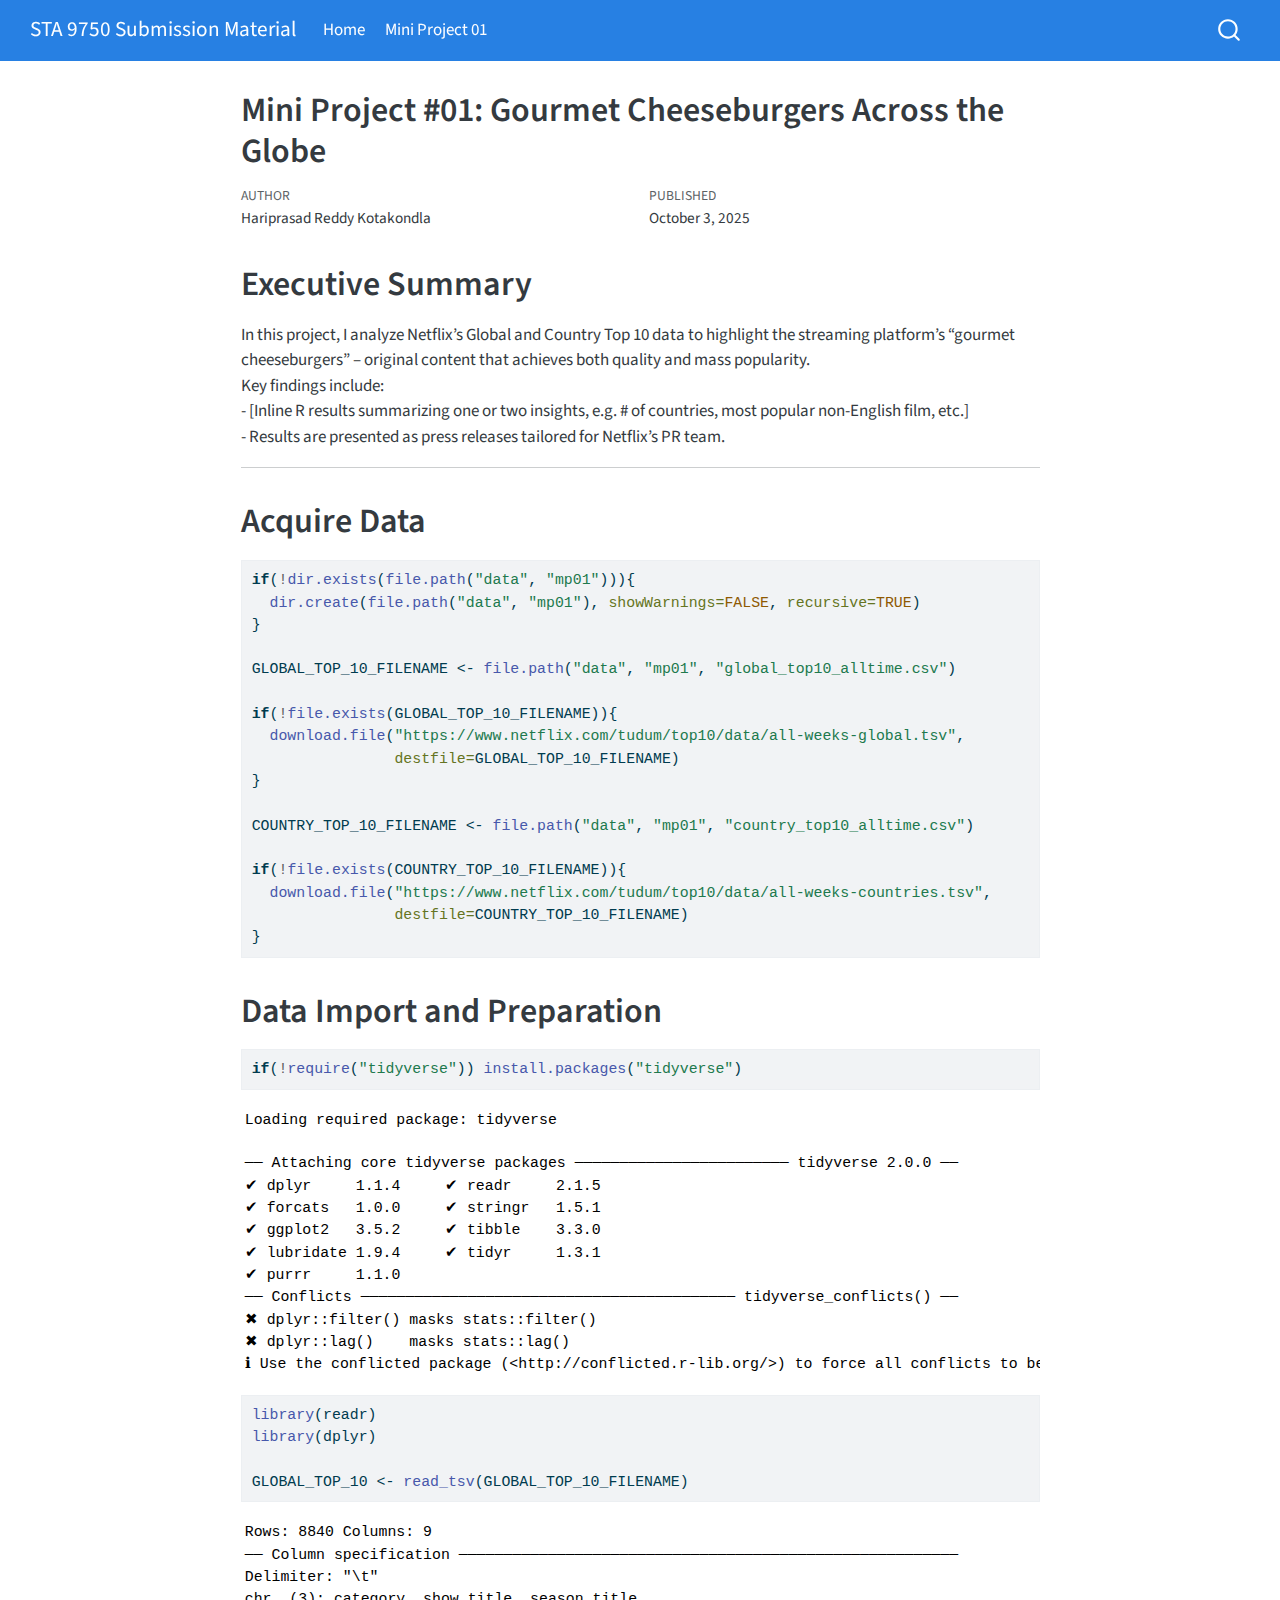
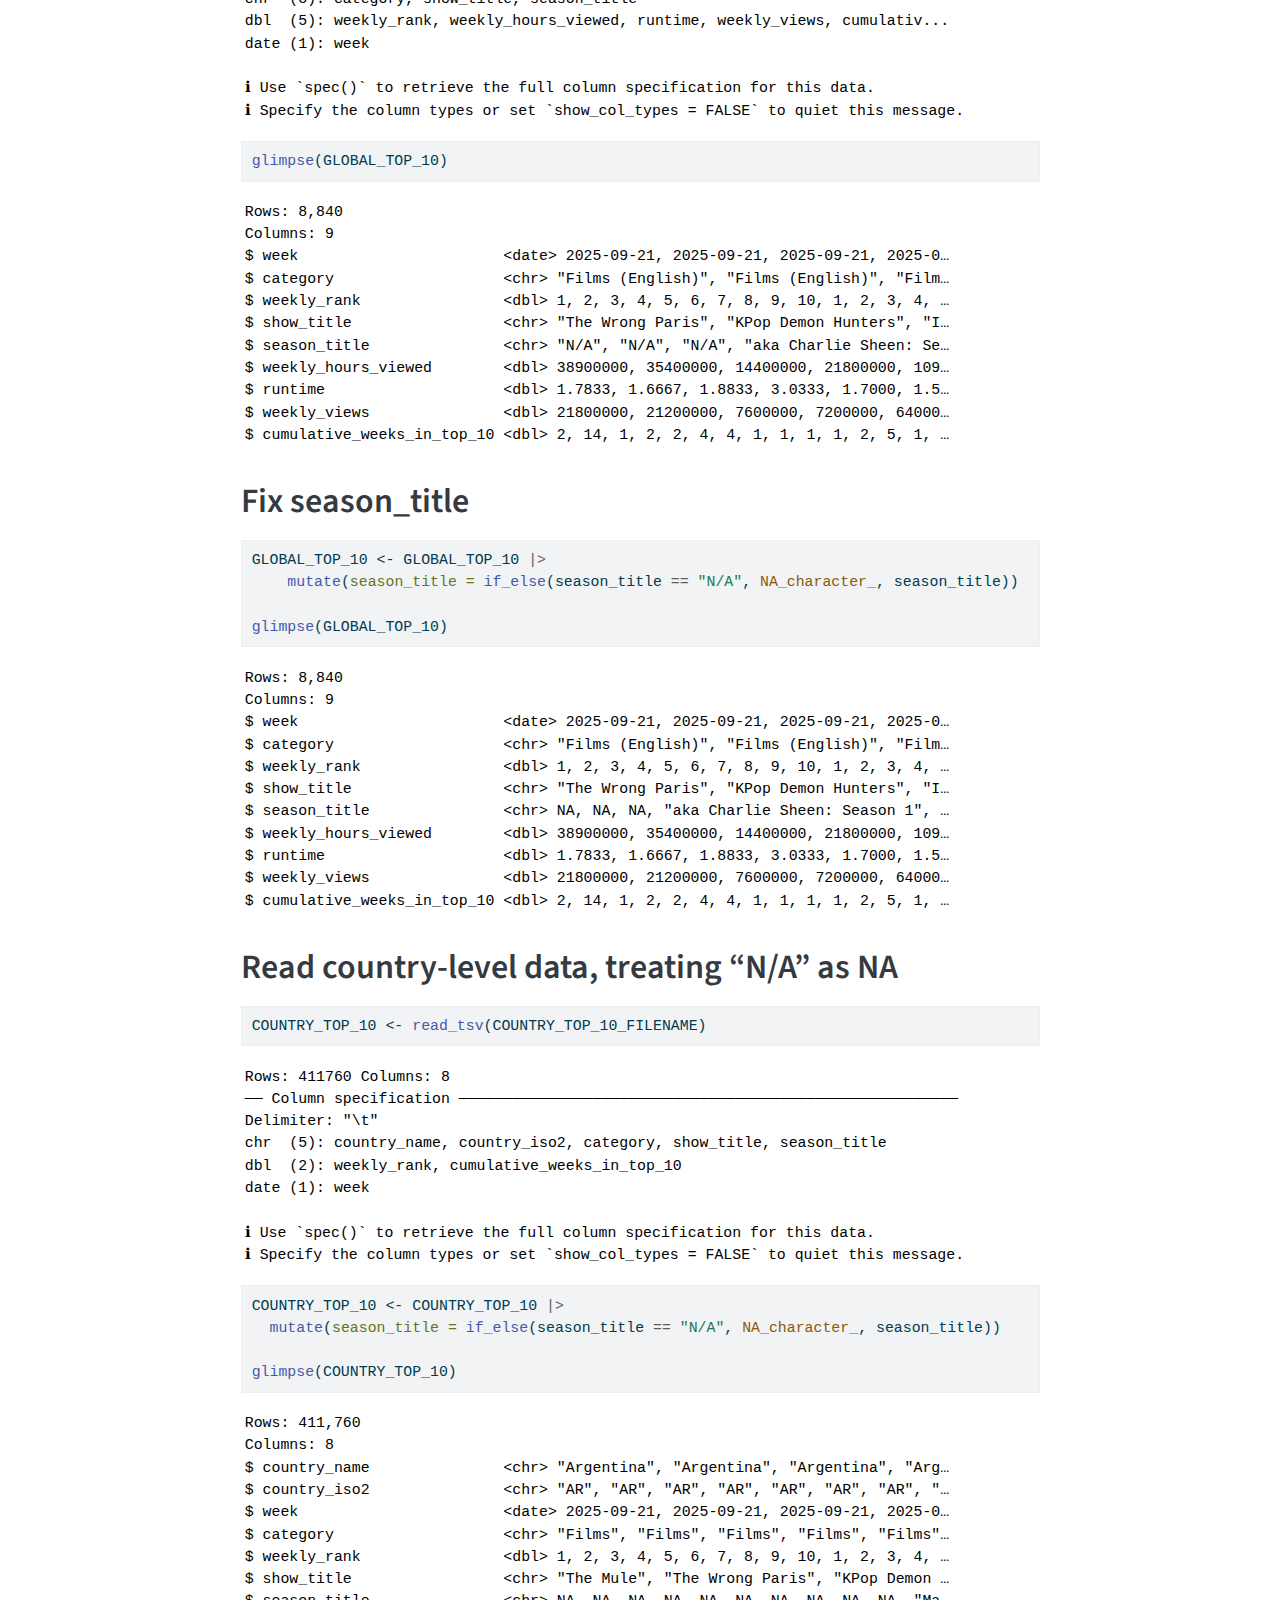
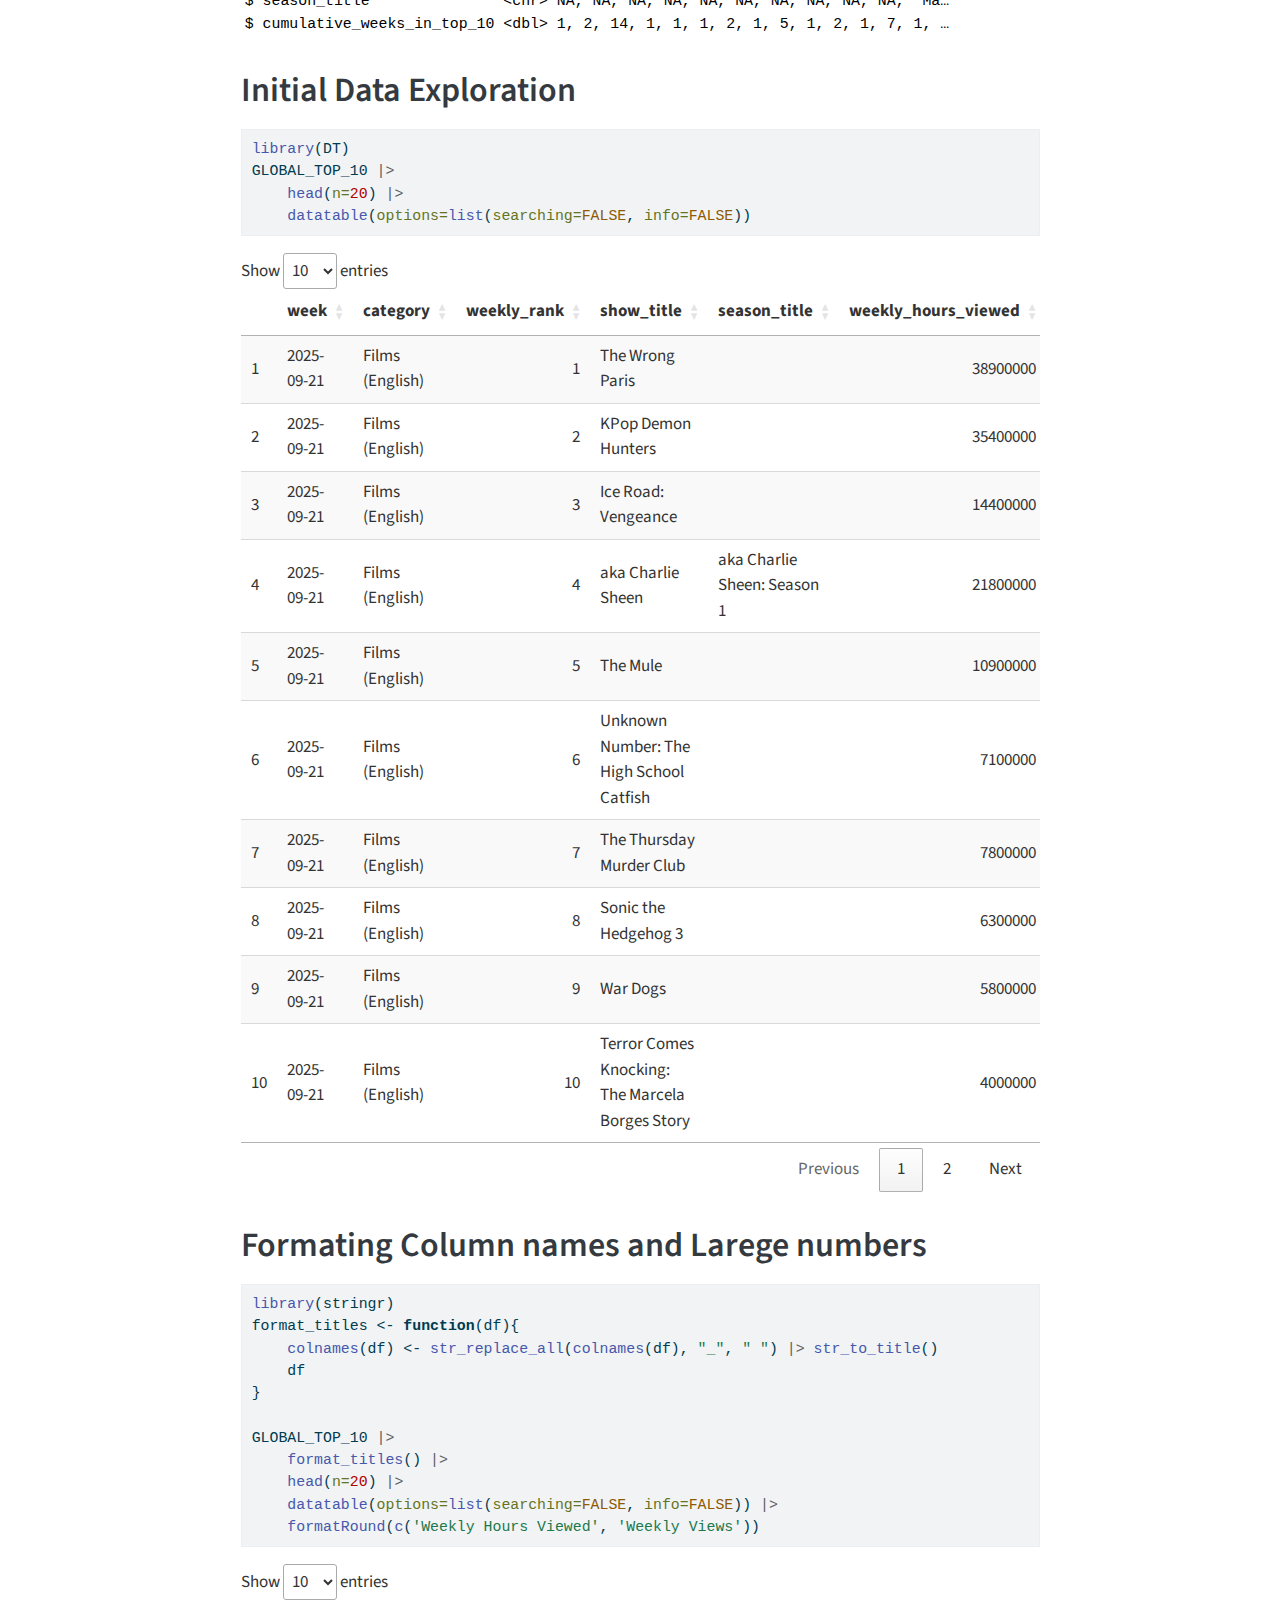
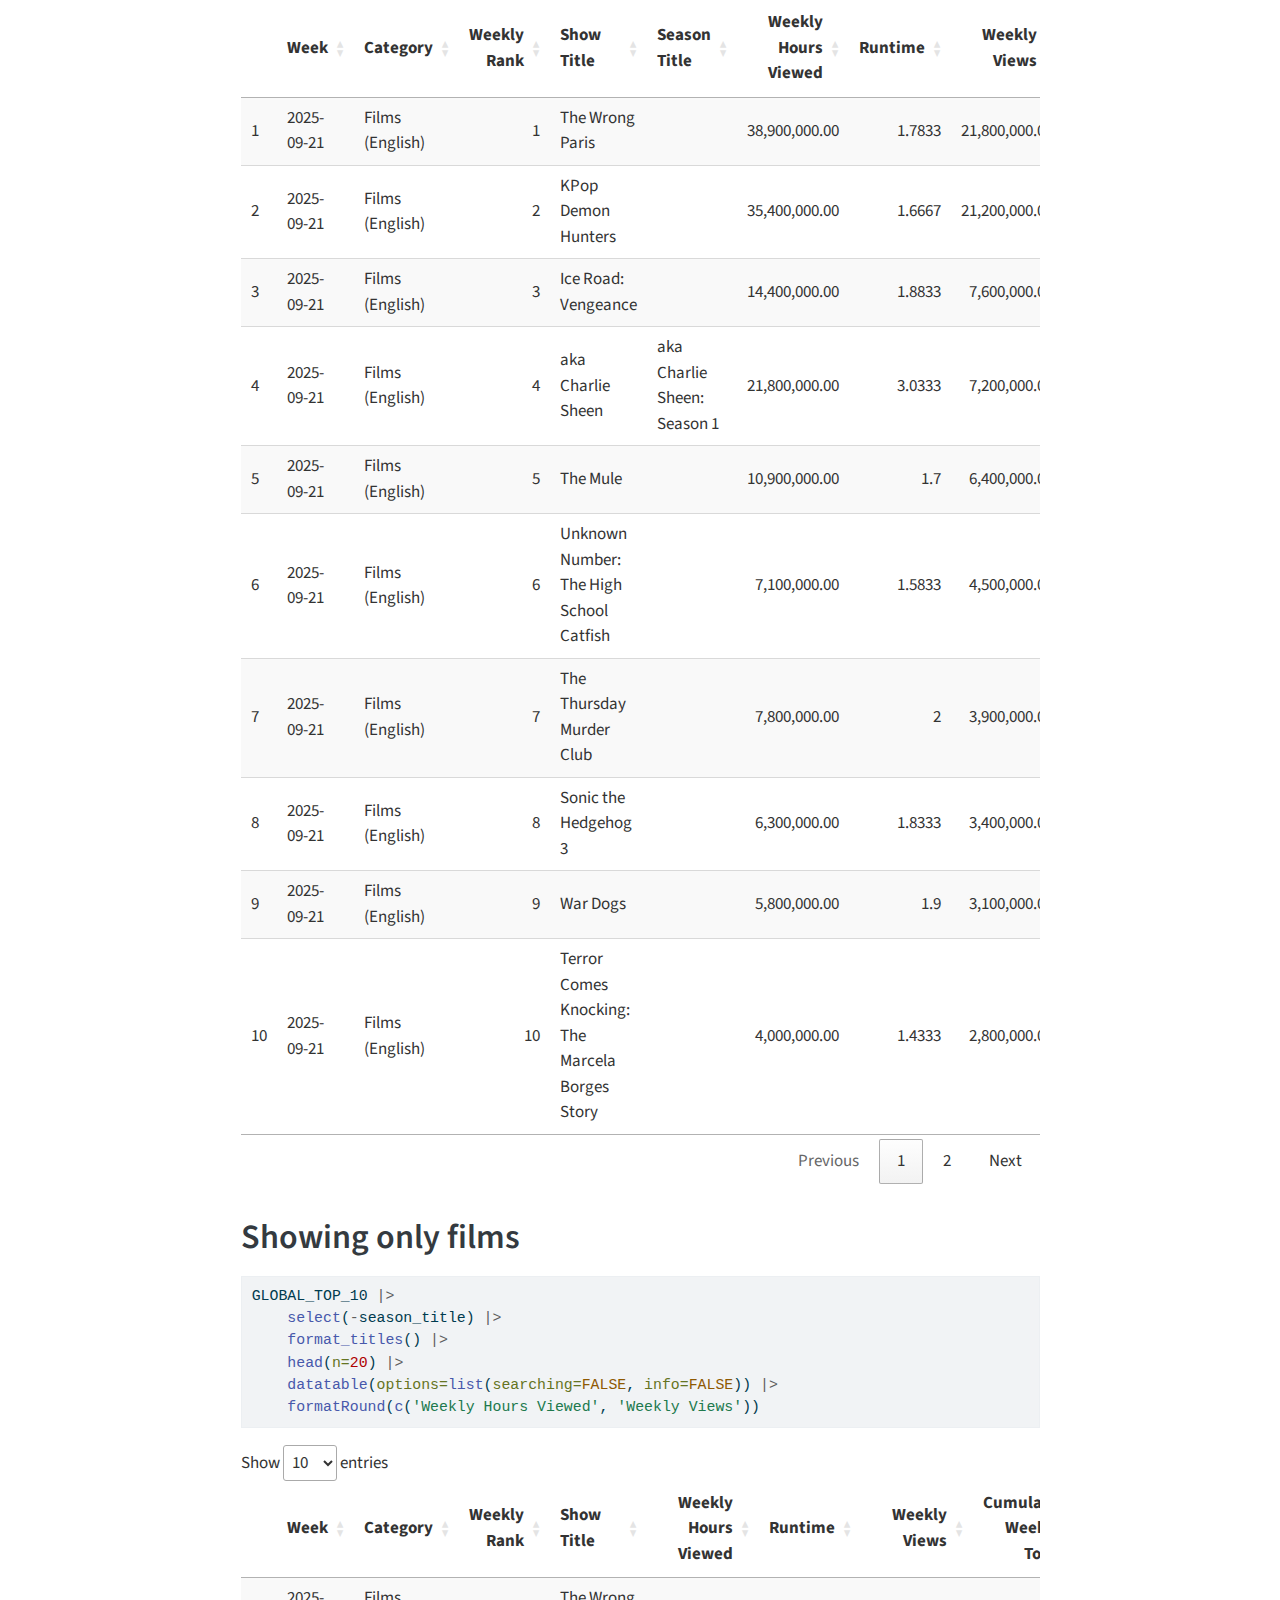
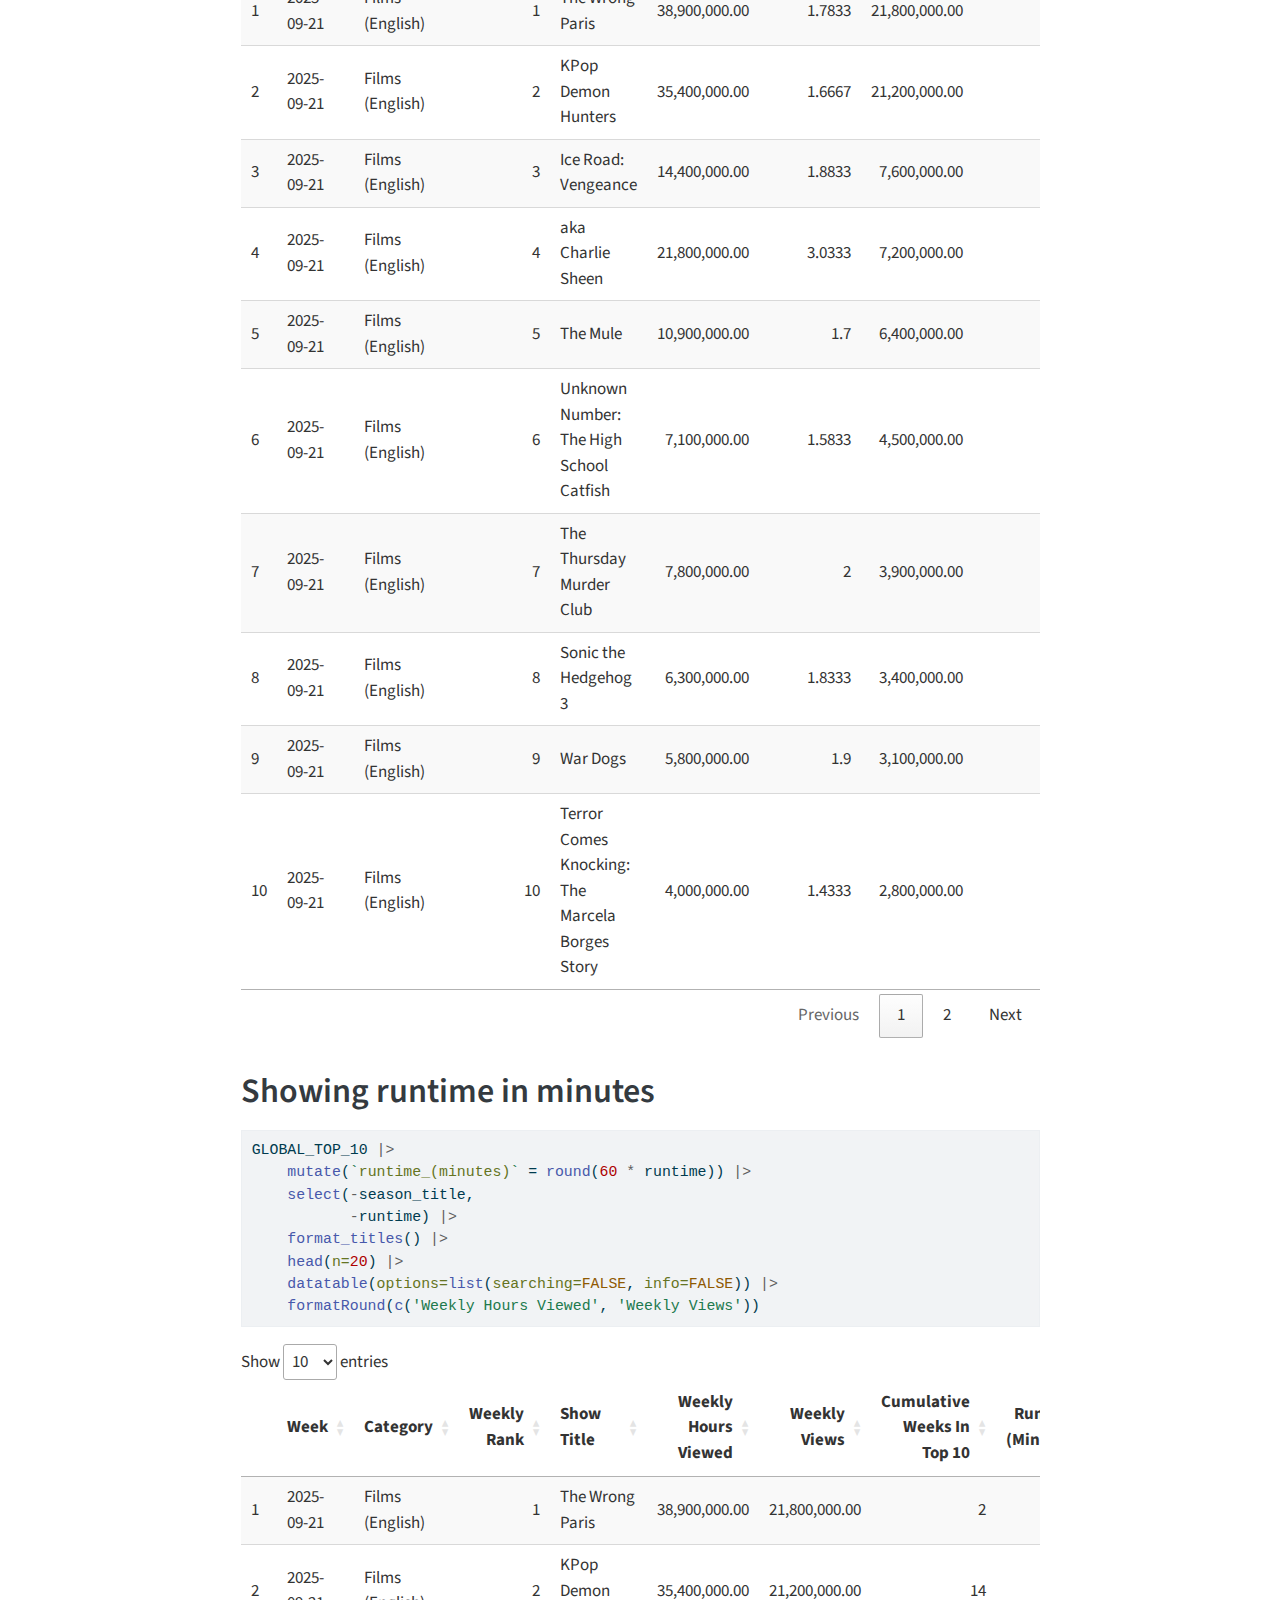
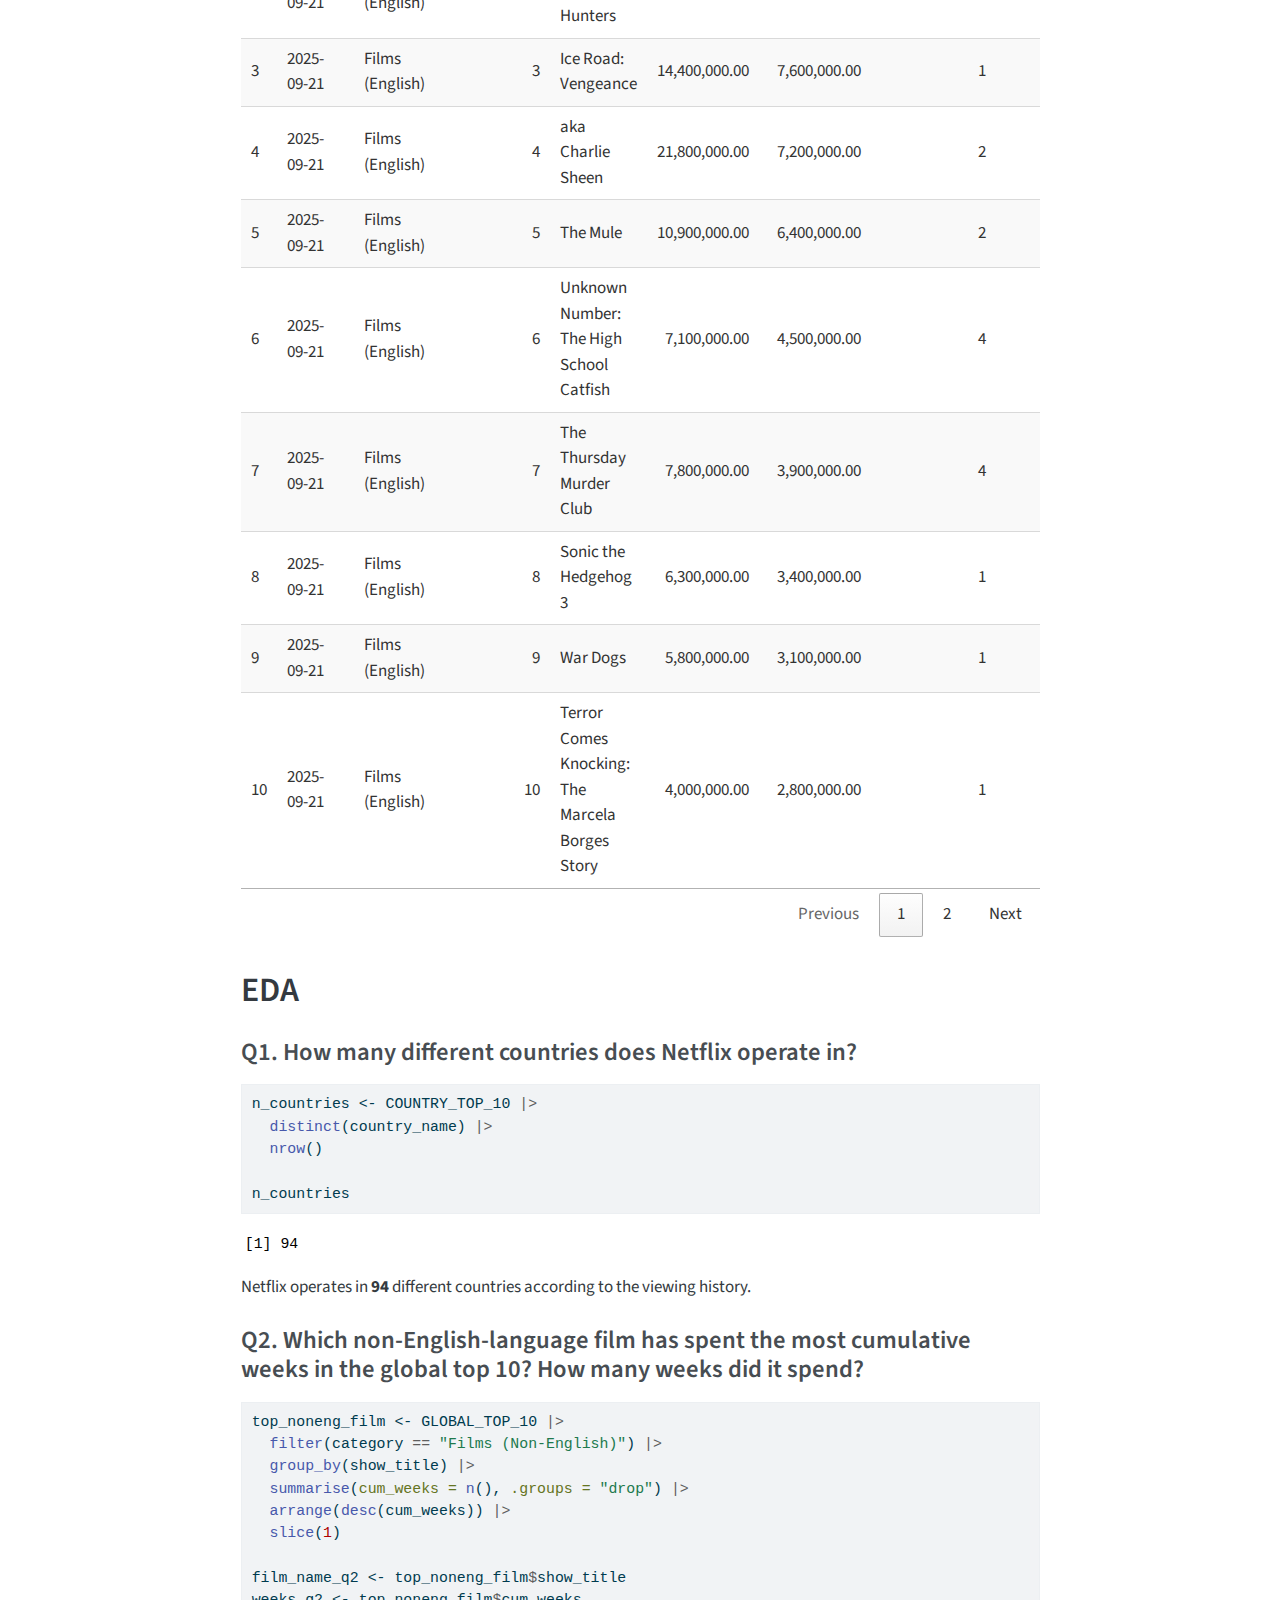
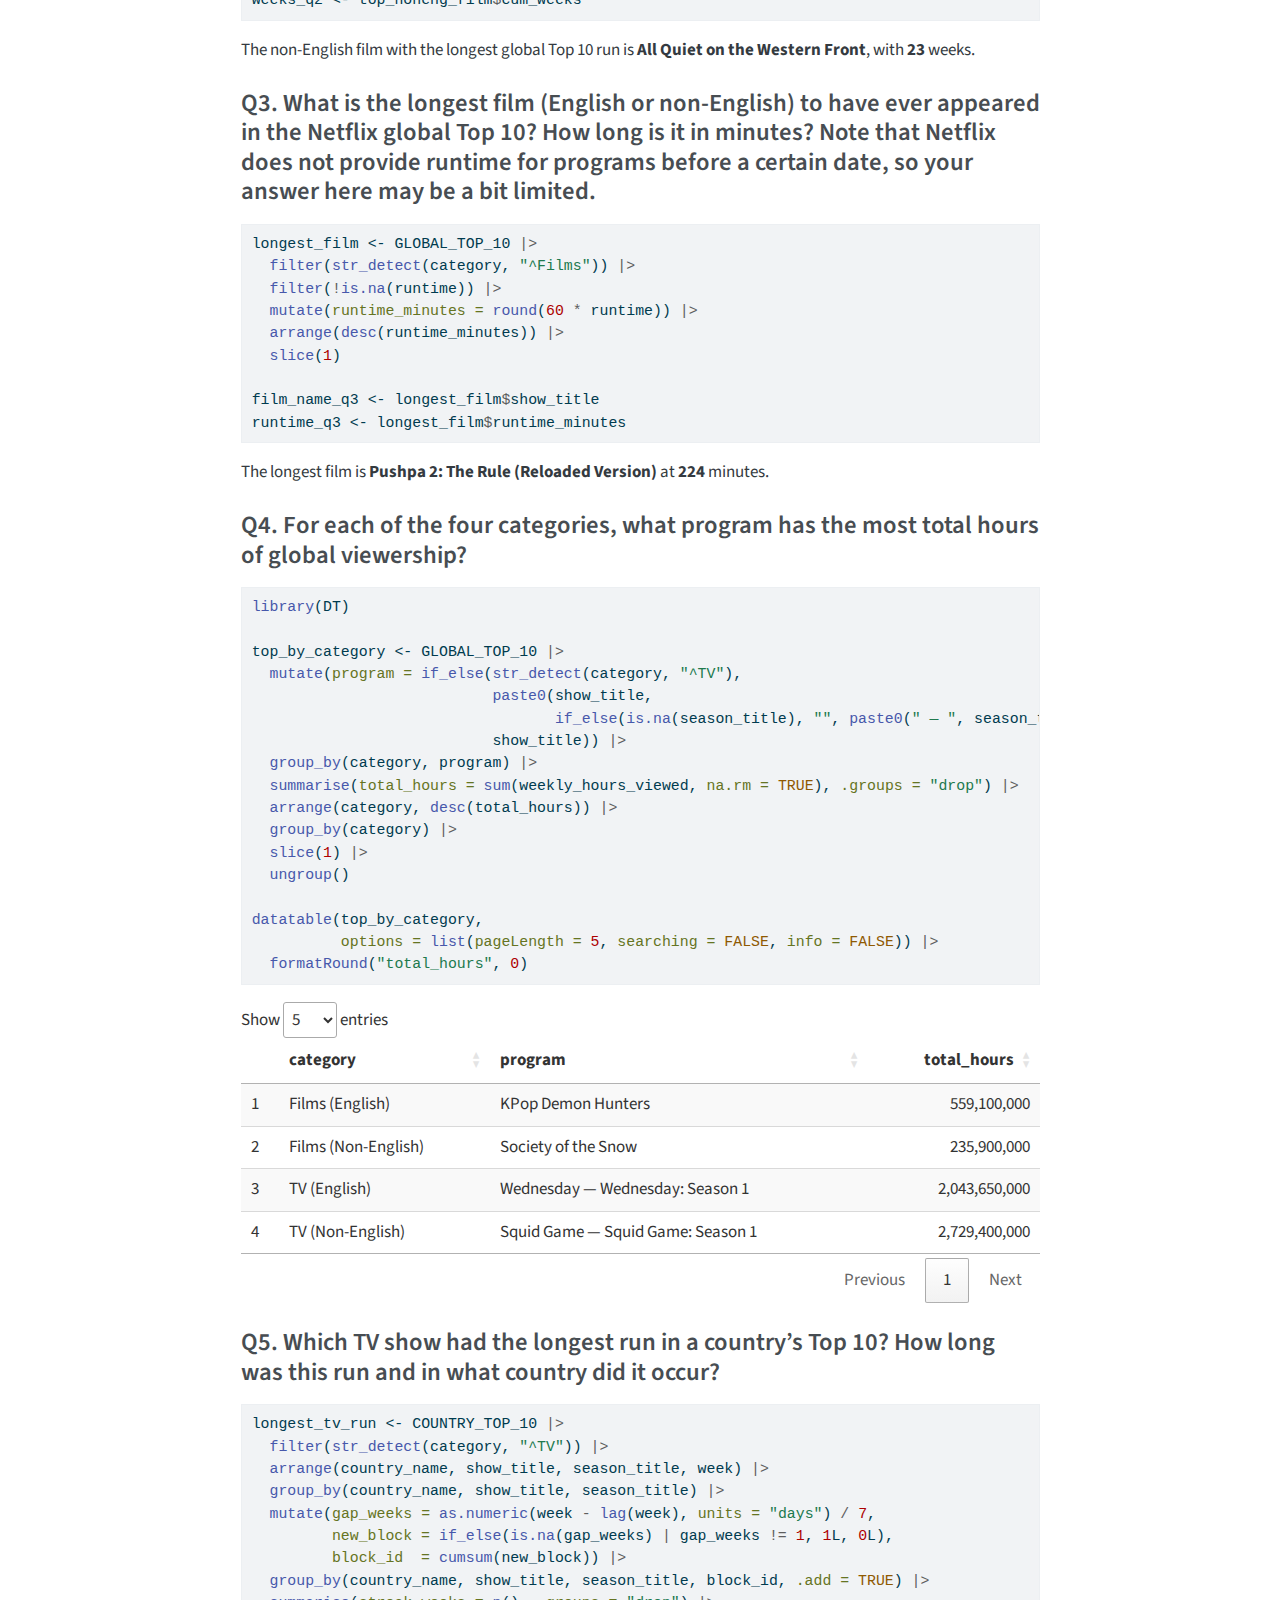
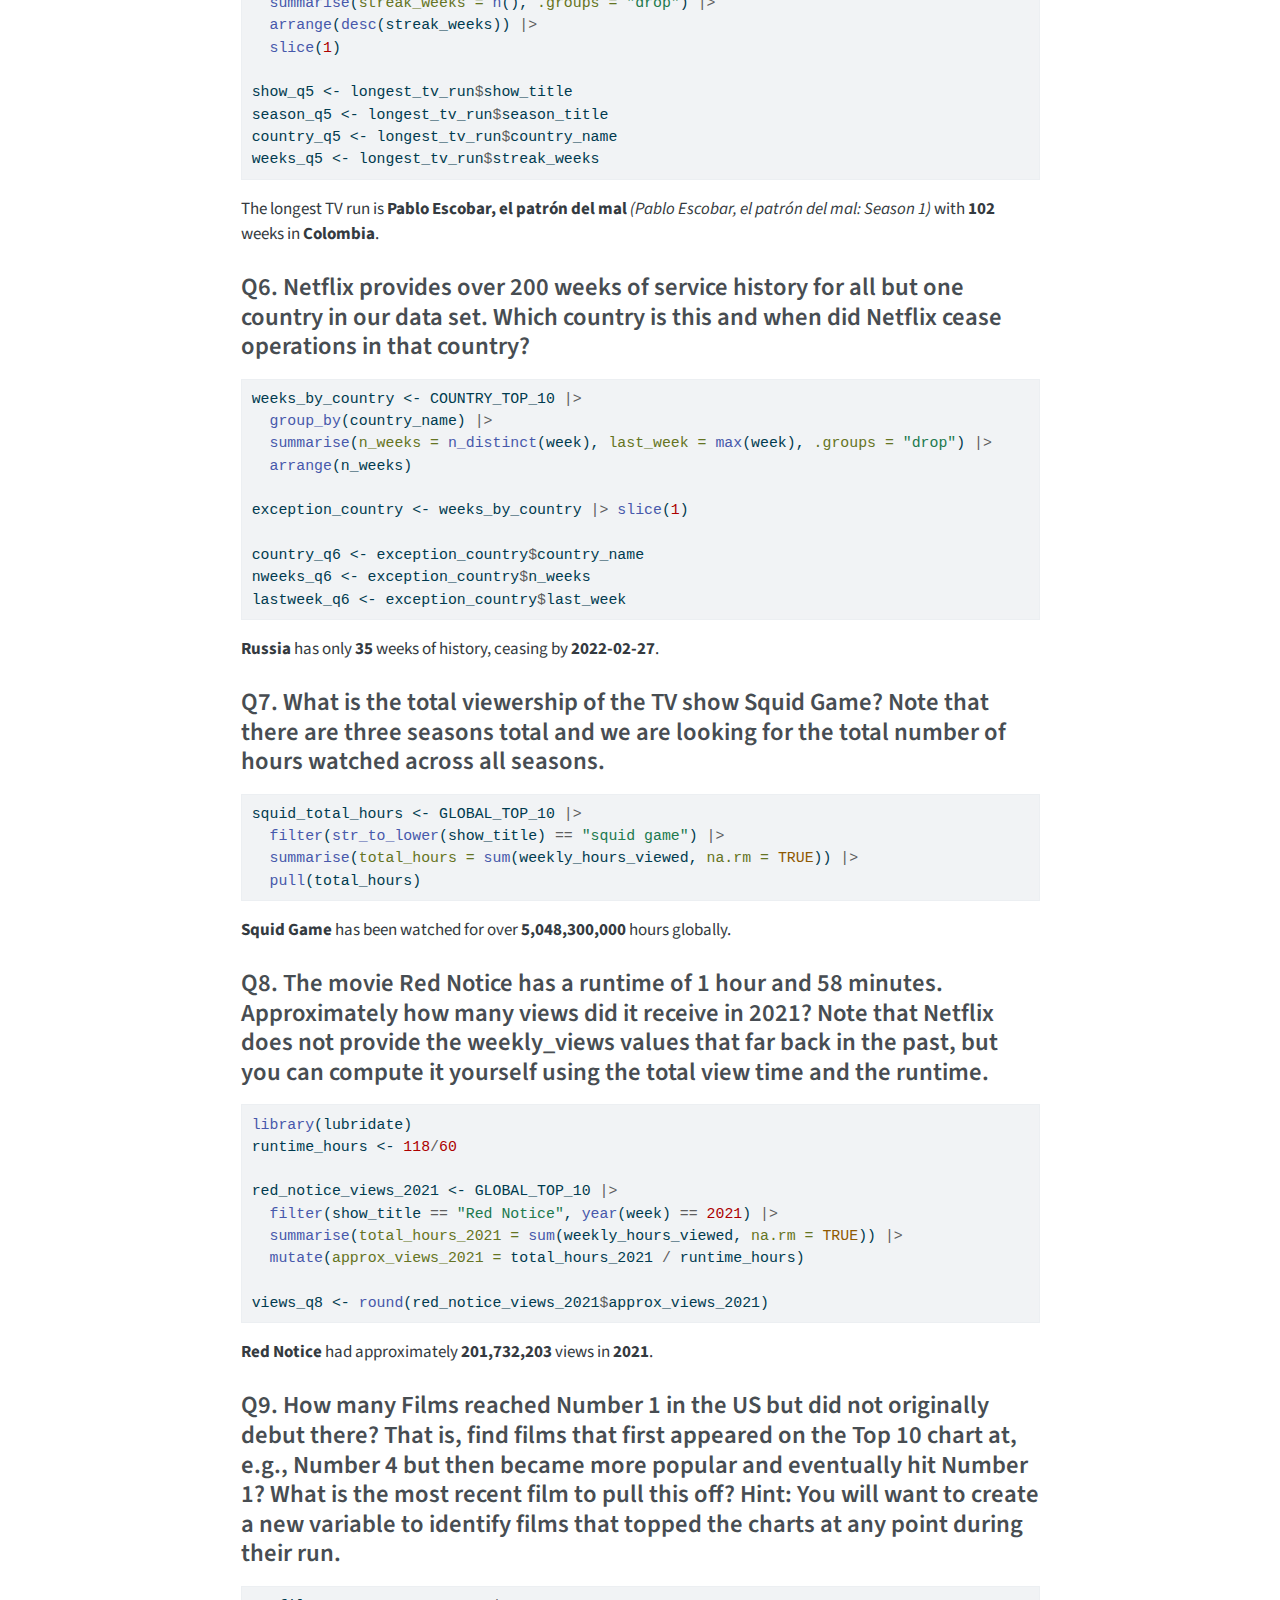
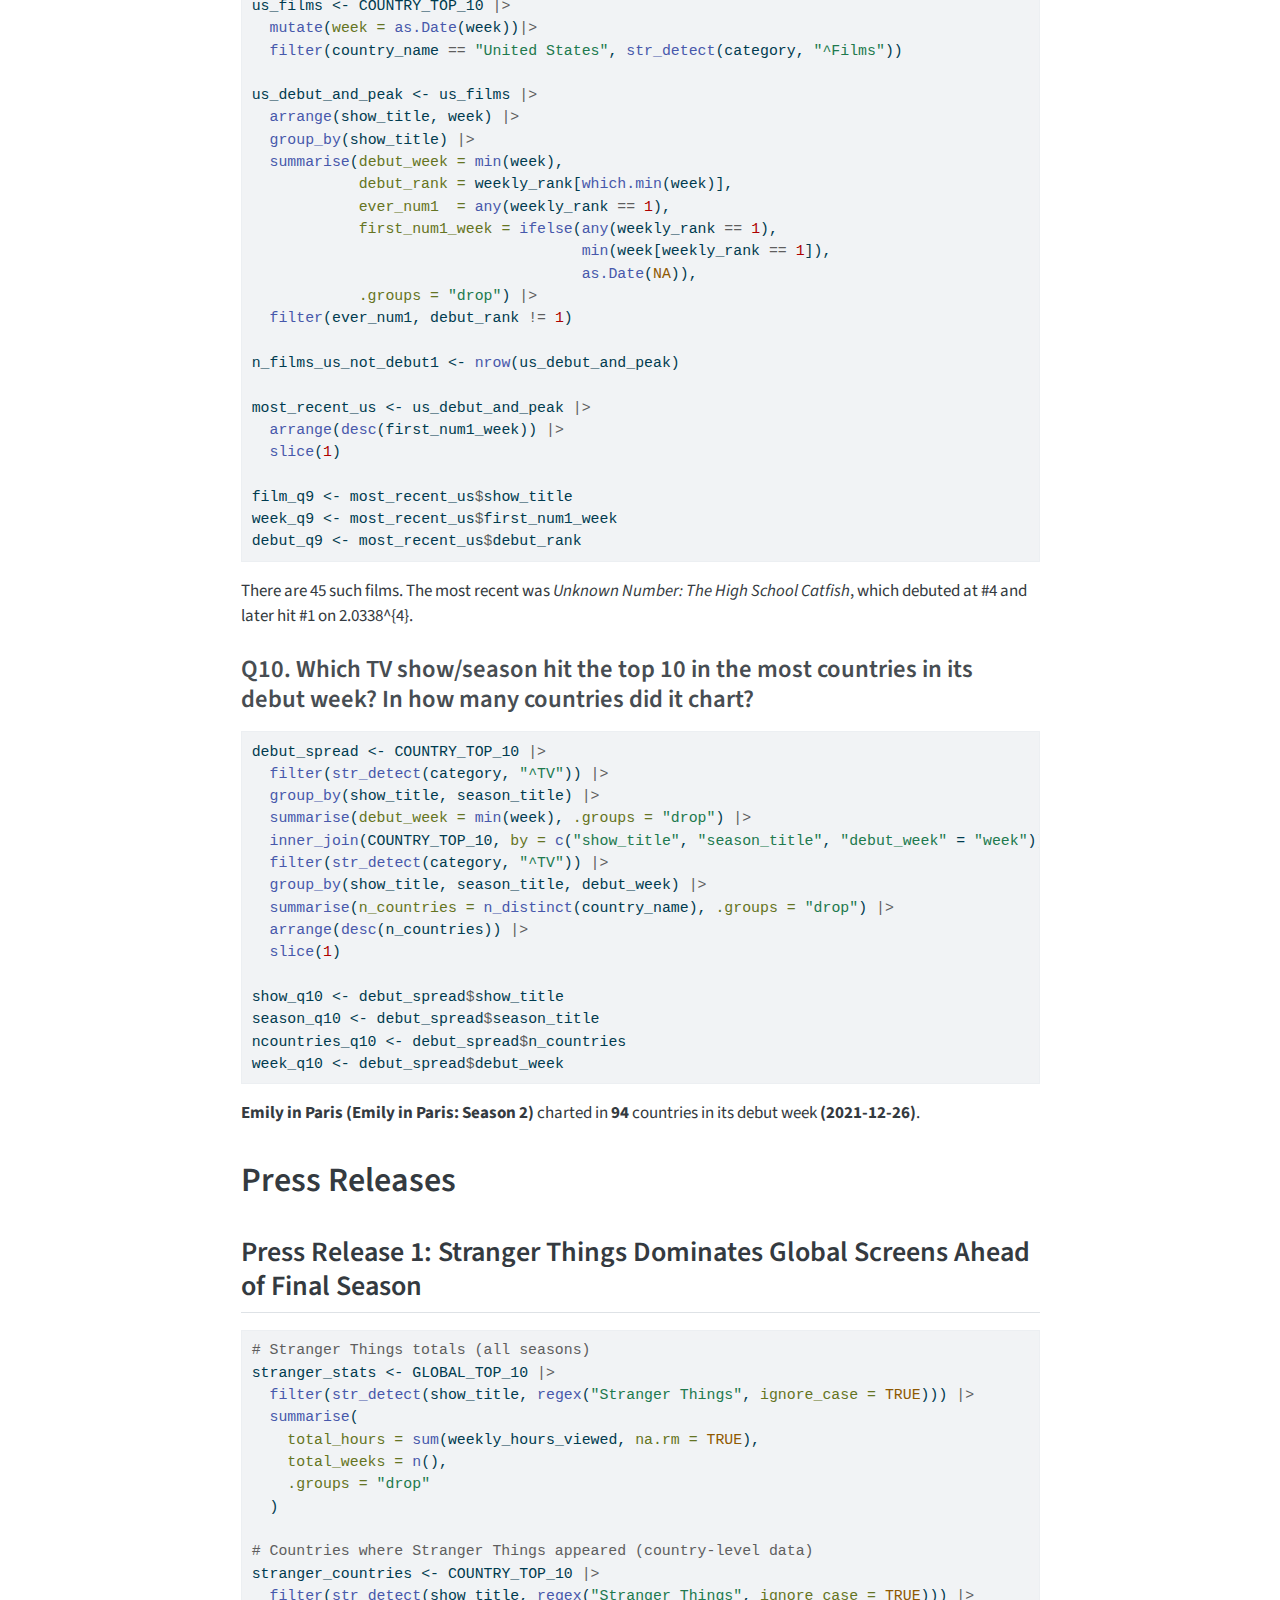
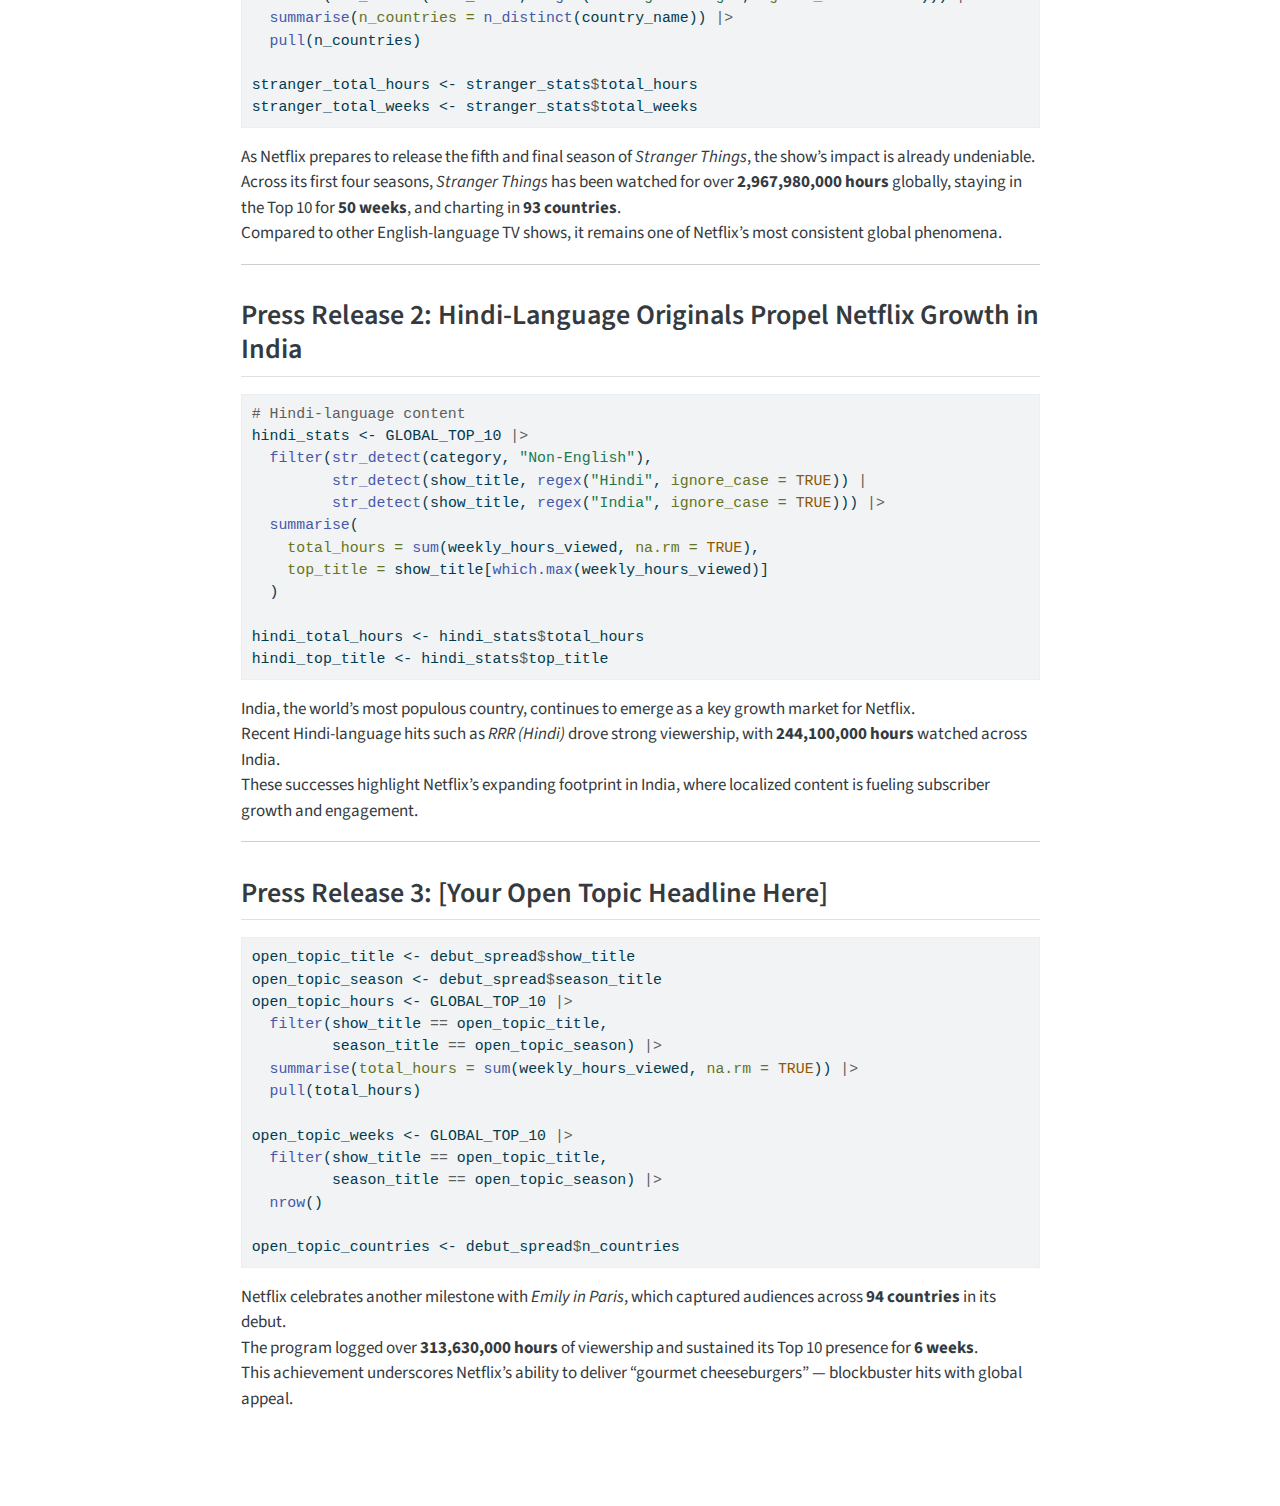
<file: docs/mp01.html>
<!DOCTYPE html>
<html xmlns="http://www.w3.org/1999/xhtml" lang="en" xml:lang="en"><head>

<meta charset="utf-8">
<meta name="generator" content="quarto-1.7.33">

<meta name="viewport" content="width=device-width, initial-scale=1.0, user-scalable=yes">

<meta name="author" content="Hariprasad Reddy Kotakondla">
<meta name="dcterms.date" content="2025-10-03">

<title>Mini Project #01: Gourmet Cheeseburgers Across the Globe – STA 9750 Submission Material</title>
<style>
code{white-space: pre-wrap;}
span.smallcaps{font-variant: small-caps;}
div.columns{display: flex; gap: min(4vw, 1.5em);}
div.column{flex: auto; overflow-x: auto;}
div.hanging-indent{margin-left: 1.5em; text-indent: -1.5em;}
ul.task-list{list-style: none;}
ul.task-list li input[type="checkbox"] {
  width: 0.8em;
  margin: 0 0.8em 0.2em -1em; /* quarto-specific, see https://github.com/quarto-dev/quarto-cli/issues/4556 */ 
  vertical-align: middle;
}
/* CSS for syntax highlighting */
html { -webkit-text-size-adjust: 100%; }
pre > code.sourceCode { white-space: pre; position: relative; }
pre > code.sourceCode > span { display: inline-block; line-height: 1.25; }
pre > code.sourceCode > span:empty { height: 1.2em; }
.sourceCode { overflow: visible; }
code.sourceCode > span { color: inherit; text-decoration: inherit; }
div.sourceCode { margin: 1em 0; }
pre.sourceCode { margin: 0; }
@media screen {
div.sourceCode { overflow: auto; }
}
@media print {
pre > code.sourceCode { white-space: pre-wrap; }
pre > code.sourceCode > span { text-indent: -5em; padding-left: 5em; }
}
pre.numberSource code
  { counter-reset: source-line 0; }
pre.numberSource code > span
  { position: relative; left: -4em; counter-increment: source-line; }
pre.numberSource code > span > a:first-child::before
  { content: counter(source-line);
    position: relative; left: -1em; text-align: right; vertical-align: baseline;
    border: none; display: inline-block;
    -webkit-touch-callout: none; -webkit-user-select: none;
    -khtml-user-select: none; -moz-user-select: none;
    -ms-user-select: none; user-select: none;
    padding: 0 4px; width: 4em;
  }
pre.numberSource { margin-left: 3em;  padding-left: 4px; }
div.sourceCode
  {   }
@media screen {
pre > code.sourceCode > span > a:first-child::before { text-decoration: underline; }
}
</style>


<script src="site_libs/quarto-nav/quarto-nav.js"></script>
<script src="site_libs/quarto-nav/headroom.min.js"></script>
<script src="site_libs/clipboard/clipboard.min.js"></script>
<script src="site_libs/quarto-search/autocomplete.umd.js"></script>
<script src="site_libs/quarto-search/fuse.min.js"></script>
<script src="site_libs/quarto-search/quarto-search.js"></script>
<meta name="quarto:offset" content="./">
<script src="site_libs/quarto-html/quarto.js" type="module"></script>
<script src="site_libs/quarto-html/tabsets/tabsets.js" type="module"></script>
<script src="site_libs/quarto-html/popper.min.js"></script>
<script src="site_libs/quarto-html/tippy.umd.min.js"></script>
<script src="site_libs/quarto-html/anchor.min.js"></script>
<link href="site_libs/quarto-html/tippy.css" rel="stylesheet">
<link href="site_libs/quarto-html/quarto-syntax-highlighting-ea385d0e468b0dd5ea5bf0780b1290d9.css" rel="stylesheet" id="quarto-text-highlighting-styles">
<script src="site_libs/bootstrap/bootstrap.min.js"></script>
<link href="site_libs/bootstrap/bootstrap-icons.css" rel="stylesheet">
<link href="site_libs/bootstrap/bootstrap-b3aed8deb8408878d0e4e165d993d59e.min.css" rel="stylesheet" append-hash="true" id="quarto-bootstrap" data-mode="light">
<script id="quarto-search-options" type="application/json">{
  "location": "navbar",
  "copy-button": false,
  "collapse-after": 3,
  "panel-placement": "end",
  "type": "overlay",
  "limit": 50,
  "keyboard-shortcut": [
    "f",
    "/",
    "s"
  ],
  "show-item-context": false,
  "language": {
    "search-no-results-text": "No results",
    "search-matching-documents-text": "matching documents",
    "search-copy-link-title": "Copy link to search",
    "search-hide-matches-text": "Hide additional matches",
    "search-more-match-text": "more match in this document",
    "search-more-matches-text": "more matches in this document",
    "search-clear-button-title": "Clear",
    "search-text-placeholder": "",
    "search-detached-cancel-button-title": "Cancel",
    "search-submit-button-title": "Submit",
    "search-label": "Search"
  }
}</script>
<link href="site_libs/htmltools-fill-0.5.8.1/fill.css" rel="stylesheet">

<script src="site_libs/htmlwidgets-1.6.4/htmlwidgets.js"></script>

<link href="site_libs/datatables-css-0.0.0/datatables-crosstalk.css" rel="stylesheet">

<script src="site_libs/datatables-binding-0.34.0/datatables.js"></script>

<script src="site_libs/jquery-3.6.0/jquery-3.6.0.min.js"></script>

<link href="site_libs/dt-core-1.13.6/css/jquery.dataTables.min.css" rel="stylesheet">

<link href="site_libs/dt-core-1.13.6/css/jquery.dataTables.extra.css" rel="stylesheet">

<script src="site_libs/dt-core-1.13.6/js/jquery.dataTables.min.js"></script>

<link href="site_libs/crosstalk-1.2.1/css/crosstalk.min.css" rel="stylesheet">

<script src="site_libs/crosstalk-1.2.1/js/crosstalk.min.js"></script>



</head>

<body class="nav-fixed fullcontent quarto-light">

<div id="quarto-search-results"></div>
  <header id="quarto-header" class="headroom fixed-top">
    <nav class="navbar navbar-expand-lg " data-bs-theme="dark">
      <div class="navbar-container container-fluid">
      <div class="navbar-brand-container mx-auto">
    <a class="navbar-brand" href="./index.html">
    <span class="navbar-title">STA 9750 Submission Material</span>
    </a>
  </div>
            <div id="quarto-search" class="" title="Search"></div>
          <button class="navbar-toggler" type="button" data-bs-toggle="collapse" data-bs-target="#navbarCollapse" aria-controls="navbarCollapse" role="menu" aria-expanded="false" aria-label="Toggle navigation" onclick="if (window.quartoToggleHeadroom) { window.quartoToggleHeadroom(); }">
  <span class="navbar-toggler-icon"></span>
</button>
          <div class="collapse navbar-collapse" id="navbarCollapse">
            <ul class="navbar-nav navbar-nav-scroll me-auto">
  <li class="nav-item">
    <a class="nav-link" href="./index.html"> 
<span class="menu-text">Home</span></a>
  </li>  
  <li class="nav-item">
    <a class="nav-link active" href="./mp01.html" aria-current="page"> 
<span class="menu-text">Mini Project 01</span></a>
  </li>  
</ul>
          </div> <!-- /navcollapse -->
            <div class="quarto-navbar-tools">
</div>
      </div> <!-- /container-fluid -->
    </nav>
</header>
<!-- content -->
<div id="quarto-content" class="quarto-container page-columns page-rows-contents page-layout-article page-navbar">
<!-- sidebar -->
<!-- margin-sidebar -->
    
<!-- main -->
<main class="content" id="quarto-document-content">

<header id="title-block-header" class="quarto-title-block default">
<div class="quarto-title">
<h1 class="title">Mini Project #01: Gourmet Cheeseburgers Across the Globe</h1>
</div>



<div class="quarto-title-meta">

    <div>
    <div class="quarto-title-meta-heading">Author</div>
    <div class="quarto-title-meta-contents">
             <p>Hariprasad Reddy Kotakondla </p>
          </div>
  </div>
    
    <div>
    <div class="quarto-title-meta-heading">Published</div>
    <div class="quarto-title-meta-contents">
      <p class="date">October 3, 2025</p>
    </div>
  </div>
  
    
  </div>
  


</header>


<section id="executive-summary" class="level1">
<h1>Executive Summary</h1>
<p>In this project, I analyze Netflix’s Global and Country Top 10 data to highlight the streaming platform’s “gourmet cheeseburgers” – original content that achieves both quality and mass popularity.<br>
Key findings include:<br>
- [Inline R results summarizing one or two insights, e.g.&nbsp;# of countries, most popular non-English film, etc.]<br>
- Results are presented as press releases tailored for Netflix’s PR team.</p>
<hr>
</section>
<section id="acquire-data" class="level1">
<h1>Acquire Data</h1>
<div class="cell">
<div class="sourceCode cell-code" id="cb1"><pre class="sourceCode r code-with-copy"><code class="sourceCode r"><span id="cb1-1"><a href="#cb1-1" aria-hidden="true" tabindex="-1"></a><span class="cf">if</span>(<span class="sc">!</span><span class="fu">dir.exists</span>(<span class="fu">file.path</span>(<span class="st">"data"</span>, <span class="st">"mp01"</span>))){</span>
<span id="cb1-2"><a href="#cb1-2" aria-hidden="true" tabindex="-1"></a>  <span class="fu">dir.create</span>(<span class="fu">file.path</span>(<span class="st">"data"</span>, <span class="st">"mp01"</span>), <span class="at">showWarnings=</span><span class="cn">FALSE</span>, <span class="at">recursive=</span><span class="cn">TRUE</span>)</span>
<span id="cb1-3"><a href="#cb1-3" aria-hidden="true" tabindex="-1"></a>}</span>
<span id="cb1-4"><a href="#cb1-4" aria-hidden="true" tabindex="-1"></a></span>
<span id="cb1-5"><a href="#cb1-5" aria-hidden="true" tabindex="-1"></a>GLOBAL_TOP_10_FILENAME <span class="ot">&lt;-</span> <span class="fu">file.path</span>(<span class="st">"data"</span>, <span class="st">"mp01"</span>, <span class="st">"global_top10_alltime.csv"</span>)</span>
<span id="cb1-6"><a href="#cb1-6" aria-hidden="true" tabindex="-1"></a></span>
<span id="cb1-7"><a href="#cb1-7" aria-hidden="true" tabindex="-1"></a><span class="cf">if</span>(<span class="sc">!</span><span class="fu">file.exists</span>(GLOBAL_TOP_10_FILENAME)){</span>
<span id="cb1-8"><a href="#cb1-8" aria-hidden="true" tabindex="-1"></a>  <span class="fu">download.file</span>(<span class="st">"https://www.netflix.com/tudum/top10/data/all-weeks-global.tsv"</span>, </span>
<span id="cb1-9"><a href="#cb1-9" aria-hidden="true" tabindex="-1"></a>                <span class="at">destfile=</span>GLOBAL_TOP_10_FILENAME)</span>
<span id="cb1-10"><a href="#cb1-10" aria-hidden="true" tabindex="-1"></a>}</span>
<span id="cb1-11"><a href="#cb1-11" aria-hidden="true" tabindex="-1"></a></span>
<span id="cb1-12"><a href="#cb1-12" aria-hidden="true" tabindex="-1"></a>COUNTRY_TOP_10_FILENAME <span class="ot">&lt;-</span> <span class="fu">file.path</span>(<span class="st">"data"</span>, <span class="st">"mp01"</span>, <span class="st">"country_top10_alltime.csv"</span>)</span>
<span id="cb1-13"><a href="#cb1-13" aria-hidden="true" tabindex="-1"></a></span>
<span id="cb1-14"><a href="#cb1-14" aria-hidden="true" tabindex="-1"></a><span class="cf">if</span>(<span class="sc">!</span><span class="fu">file.exists</span>(COUNTRY_TOP_10_FILENAME)){</span>
<span id="cb1-15"><a href="#cb1-15" aria-hidden="true" tabindex="-1"></a>  <span class="fu">download.file</span>(<span class="st">"https://www.netflix.com/tudum/top10/data/all-weeks-countries.tsv"</span>, </span>
<span id="cb1-16"><a href="#cb1-16" aria-hidden="true" tabindex="-1"></a>                <span class="at">destfile=</span>COUNTRY_TOP_10_FILENAME)</span>
<span id="cb1-17"><a href="#cb1-17" aria-hidden="true" tabindex="-1"></a>}</span></code><button title="Copy to Clipboard" class="code-copy-button"><i class="bi"></i></button></pre></div>
</div>
</section>
<section id="data-import-and-preparation" class="level1">
<h1>Data Import and Preparation</h1>
<div class="cell">
<div class="sourceCode cell-code" id="cb2"><pre class="sourceCode r code-with-copy"><code class="sourceCode r"><span id="cb2-1"><a href="#cb2-1" aria-hidden="true" tabindex="-1"></a><span class="cf">if</span>(<span class="sc">!</span><span class="fu">require</span>(<span class="st">"tidyverse"</span>)) <span class="fu">install.packages</span>(<span class="st">"tidyverse"</span>)</span></code><button title="Copy to Clipboard" class="code-copy-button"><i class="bi"></i></button></pre></div>
<div class="cell-output cell-output-stderr">
<pre><code>Loading required package: tidyverse</code></pre>
</div>
<div class="cell-output cell-output-stderr">
<pre><code>── Attaching core tidyverse packages ──────────────────────── tidyverse 2.0.0 ──
✔ dplyr     1.1.4     ✔ readr     2.1.5
✔ forcats   1.0.0     ✔ stringr   1.5.1
✔ ggplot2   3.5.2     ✔ tibble    3.3.0
✔ lubridate 1.9.4     ✔ tidyr     1.3.1
✔ purrr     1.1.0     
── Conflicts ────────────────────────────────────────── tidyverse_conflicts() ──
✖ dplyr::filter() masks stats::filter()
✖ dplyr::lag()    masks stats::lag()
ℹ Use the conflicted package (&lt;http://conflicted.r-lib.org/&gt;) to force all conflicts to become errors</code></pre>
</div>
<div class="sourceCode cell-code" id="cb5"><pre class="sourceCode r code-with-copy"><code class="sourceCode r"><span id="cb5-1"><a href="#cb5-1" aria-hidden="true" tabindex="-1"></a><span class="fu">library</span>(readr)</span>
<span id="cb5-2"><a href="#cb5-2" aria-hidden="true" tabindex="-1"></a><span class="fu">library</span>(dplyr)</span>
<span id="cb5-3"><a href="#cb5-3" aria-hidden="true" tabindex="-1"></a></span>
<span id="cb5-4"><a href="#cb5-4" aria-hidden="true" tabindex="-1"></a>GLOBAL_TOP_10 <span class="ot">&lt;-</span> <span class="fu">read_tsv</span>(GLOBAL_TOP_10_FILENAME)</span></code><button title="Copy to Clipboard" class="code-copy-button"><i class="bi"></i></button></pre></div>
<div class="cell-output cell-output-stderr">
<pre><code>Rows: 8840 Columns: 9
── Column specification ────────────────────────────────────────────────────────
Delimiter: "\t"
chr  (3): category, show_title, season_title
dbl  (5): weekly_rank, weekly_hours_viewed, runtime, weekly_views, cumulativ...
date (1): week

ℹ Use `spec()` to retrieve the full column specification for this data.
ℹ Specify the column types or set `show_col_types = FALSE` to quiet this message.</code></pre>
</div>
<div class="sourceCode cell-code" id="cb7"><pre class="sourceCode r code-with-copy"><code class="sourceCode r"><span id="cb7-1"><a href="#cb7-1" aria-hidden="true" tabindex="-1"></a><span class="fu">glimpse</span>(GLOBAL_TOP_10)</span></code><button title="Copy to Clipboard" class="code-copy-button"><i class="bi"></i></button></pre></div>
<div class="cell-output cell-output-stdout">
<pre><code>Rows: 8,840
Columns: 9
$ week                       &lt;date&gt; 2025-09-21, 2025-09-21, 2025-09-21, 2025-0…
$ category                   &lt;chr&gt; "Films (English)", "Films (English)", "Film…
$ weekly_rank                &lt;dbl&gt; 1, 2, 3, 4, 5, 6, 7, 8, 9, 10, 1, 2, 3, 4, …
$ show_title                 &lt;chr&gt; "The Wrong Paris", "KPop Demon Hunters", "I…
$ season_title               &lt;chr&gt; "N/A", "N/A", "N/A", "aka Charlie Sheen: Se…
$ weekly_hours_viewed        &lt;dbl&gt; 38900000, 35400000, 14400000, 21800000, 109…
$ runtime                    &lt;dbl&gt; 1.7833, 1.6667, 1.8833, 3.0333, 1.7000, 1.5…
$ weekly_views               &lt;dbl&gt; 21800000, 21200000, 7600000, 7200000, 64000…
$ cumulative_weeks_in_top_10 &lt;dbl&gt; 2, 14, 1, 2, 2, 4, 4, 1, 1, 1, 1, 2, 5, 1, …</code></pre>
</div>
</div>
</section>
<section id="fix-season_title" class="level1">
<h1>Fix season_title</h1>
<div class="cell">
<div class="sourceCode cell-code" id="cb9"><pre class="sourceCode r code-with-copy"><code class="sourceCode r"><span id="cb9-1"><a href="#cb9-1" aria-hidden="true" tabindex="-1"></a>GLOBAL_TOP_10 <span class="ot">&lt;-</span> GLOBAL_TOP_10 <span class="sc">|&gt;</span></span>
<span id="cb9-2"><a href="#cb9-2" aria-hidden="true" tabindex="-1"></a>    <span class="fu">mutate</span>(<span class="at">season_title =</span> <span class="fu">if_else</span>(season_title <span class="sc">==</span> <span class="st">"N/A"</span>, <span class="cn">NA_character_</span>, season_title))</span>
<span id="cb9-3"><a href="#cb9-3" aria-hidden="true" tabindex="-1"></a></span>
<span id="cb9-4"><a href="#cb9-4" aria-hidden="true" tabindex="-1"></a><span class="fu">glimpse</span>(GLOBAL_TOP_10)</span></code><button title="Copy to Clipboard" class="code-copy-button"><i class="bi"></i></button></pre></div>
<div class="cell-output cell-output-stdout">
<pre><code>Rows: 8,840
Columns: 9
$ week                       &lt;date&gt; 2025-09-21, 2025-09-21, 2025-09-21, 2025-0…
$ category                   &lt;chr&gt; "Films (English)", "Films (English)", "Film…
$ weekly_rank                &lt;dbl&gt; 1, 2, 3, 4, 5, 6, 7, 8, 9, 10, 1, 2, 3, 4, …
$ show_title                 &lt;chr&gt; "The Wrong Paris", "KPop Demon Hunters", "I…
$ season_title               &lt;chr&gt; NA, NA, NA, "aka Charlie Sheen: Season 1", …
$ weekly_hours_viewed        &lt;dbl&gt; 38900000, 35400000, 14400000, 21800000, 109…
$ runtime                    &lt;dbl&gt; 1.7833, 1.6667, 1.8833, 3.0333, 1.7000, 1.5…
$ weekly_views               &lt;dbl&gt; 21800000, 21200000, 7600000, 7200000, 64000…
$ cumulative_weeks_in_top_10 &lt;dbl&gt; 2, 14, 1, 2, 2, 4, 4, 1, 1, 1, 1, 2, 5, 1, …</code></pre>
</div>
</div>
</section>
<section id="read-country-level-data-treating-na-as-na" class="level1">
<h1>Read country-level data, treating “N/A” as NA</h1>
<div class="cell">
<div class="sourceCode cell-code" id="cb11"><pre class="sourceCode r code-with-copy"><code class="sourceCode r"><span id="cb11-1"><a href="#cb11-1" aria-hidden="true" tabindex="-1"></a>COUNTRY_TOP_10 <span class="ot">&lt;-</span> <span class="fu">read_tsv</span>(COUNTRY_TOP_10_FILENAME)</span></code><button title="Copy to Clipboard" class="code-copy-button"><i class="bi"></i></button></pre></div>
<div class="cell-output cell-output-stderr">
<pre><code>Rows: 411760 Columns: 8
── Column specification ────────────────────────────────────────────────────────
Delimiter: "\t"
chr  (5): country_name, country_iso2, category, show_title, season_title
dbl  (2): weekly_rank, cumulative_weeks_in_top_10
date (1): week

ℹ Use `spec()` to retrieve the full column specification for this data.
ℹ Specify the column types or set `show_col_types = FALSE` to quiet this message.</code></pre>
</div>
<div class="sourceCode cell-code" id="cb13"><pre class="sourceCode r code-with-copy"><code class="sourceCode r"><span id="cb13-1"><a href="#cb13-1" aria-hidden="true" tabindex="-1"></a>COUNTRY_TOP_10 <span class="ot">&lt;-</span> COUNTRY_TOP_10 <span class="sc">|&gt;</span></span>
<span id="cb13-2"><a href="#cb13-2" aria-hidden="true" tabindex="-1"></a>  <span class="fu">mutate</span>(<span class="at">season_title =</span> <span class="fu">if_else</span>(season_title <span class="sc">==</span> <span class="st">"N/A"</span>, <span class="cn">NA_character_</span>, season_title))</span>
<span id="cb13-3"><a href="#cb13-3" aria-hidden="true" tabindex="-1"></a>  </span>
<span id="cb13-4"><a href="#cb13-4" aria-hidden="true" tabindex="-1"></a><span class="fu">glimpse</span>(COUNTRY_TOP_10)</span></code><button title="Copy to Clipboard" class="code-copy-button"><i class="bi"></i></button></pre></div>
<div class="cell-output cell-output-stdout">
<pre><code>Rows: 411,760
Columns: 8
$ country_name               &lt;chr&gt; "Argentina", "Argentina", "Argentina", "Arg…
$ country_iso2               &lt;chr&gt; "AR", "AR", "AR", "AR", "AR", "AR", "AR", "…
$ week                       &lt;date&gt; 2025-09-21, 2025-09-21, 2025-09-21, 2025-0…
$ category                   &lt;chr&gt; "Films", "Films", "Films", "Films", "Films"…
$ weekly_rank                &lt;dbl&gt; 1, 2, 3, 4, 5, 6, 7, 8, 9, 10, 1, 2, 3, 4, …
$ show_title                 &lt;chr&gt; "The Mule", "The Wrong Paris", "KPop Demon …
$ season_title               &lt;chr&gt; NA, NA, NA, NA, NA, NA, NA, NA, NA, NA, "Ma…
$ cumulative_weeks_in_top_10 &lt;dbl&gt; 1, 2, 14, 1, 1, 1, 2, 1, 5, 1, 2, 1, 7, 1, …</code></pre>
</div>
</div>
</section>
<section id="initial-data-exploration" class="level1">
<h1>Initial Data Exploration</h1>
<div class="cell">
<div class="sourceCode cell-code" id="cb15"><pre class="sourceCode r code-with-copy"><code class="sourceCode r"><span id="cb15-1"><a href="#cb15-1" aria-hidden="true" tabindex="-1"></a><span class="fu">library</span>(DT)</span>
<span id="cb15-2"><a href="#cb15-2" aria-hidden="true" tabindex="-1"></a>GLOBAL_TOP_10 <span class="sc">|&gt;</span> </span>
<span id="cb15-3"><a href="#cb15-3" aria-hidden="true" tabindex="-1"></a>    <span class="fu">head</span>(<span class="at">n=</span><span class="dv">20</span>) <span class="sc">|&gt;</span></span>
<span id="cb15-4"><a href="#cb15-4" aria-hidden="true" tabindex="-1"></a>    <span class="fu">datatable</span>(<span class="at">options=</span><span class="fu">list</span>(<span class="at">searching=</span><span class="cn">FALSE</span>, <span class="at">info=</span><span class="cn">FALSE</span>))</span></code><button title="Copy to Clipboard" class="code-copy-button"><i class="bi"></i></button></pre></div>
<div class="cell-output-display">
<div class="datatables html-widget html-fill-item" id="htmlwidget-29f72d5a77b326983696" style="width:100%;height:auto;"></div>
<script type="application/json" data-for="htmlwidget-29f72d5a77b326983696">{"x":{"filter":"none","vertical":false,"data":[["1","2","3","4","5","6","7","8","9","10","11","12","13","14","15","16","17","18","19","20"],["2025-09-21","2025-09-21","2025-09-21","2025-09-21","2025-09-21","2025-09-21","2025-09-21","2025-09-21","2025-09-21","2025-09-21","2025-09-21","2025-09-21","2025-09-21","2025-09-21","2025-09-21","2025-09-21","2025-09-21","2025-09-21","2025-09-21","2025-09-21"],["Films (English)","Films (English)","Films (English)","Films (English)","Films (English)","Films (English)","Films (English)","Films (English)","Films (English)","Films (English)","Films (Non-English)","Films (Non-English)","Films (Non-English)","Films (Non-English)","Films (Non-English)","Films (Non-English)","Films (Non-English)","Films (Non-English)","Films (Non-English)","Films (Non-English)"],[1,2,3,4,5,6,7,8,9,10,1,2,3,4,5,6,7,8,9,10],["The Wrong Paris","KPop Demon Hunters","Ice Road: Vengeance","aka Charlie Sheen","The Mule","Unknown Number: The High School Catfish","The Thursday Murder Club","Sonic the Hedgehog 3","War Dogs","Terror Comes Knocking: The Marcela Borges Story","She Said Maybe","Saiyaara","Fall for Me","Anaconda: Cursed Jungle","Mahavatar Narsimha","A Bright Lawyer","Love Untangled","Kontrabida Academy","Dasim","Inspector Zende"],[null,null,null,"aka Charlie Sheen: Season 1",null,null,null,null,null,null,null,null,null,null,null,null,null,null,null,null],[38900000,35400000,14400000,21800000,10900000,7100000,7800000,6300000,5800000,4000000,12900000,11900000,4800000,3700000,5000000,3300000,3700000,3000000,2000000,2000000],[1.7833,1.6667,1.8833,3.0333,1.7,1.5833,2,1.8333,1.9,1.4333,1.7833,2.5,1.75,1.4,2.1833,1.6167,2.0167,1.8167,1.65,1.8667],[21800000,21200000,7600000,7200000,6400000,4500000,3900000,3400000,3100000,2800000,7200000,4800000,2700000,2600000,2300000,2000000,1800000,1700000,1200000,1100000],[2,14,1,2,2,4,4,1,1,1,1,2,5,1,1,1,4,2,1,3]],"container":"<table class=\"display\">\n  <thead>\n    <tr>\n      <th> <\/th>\n      <th>week<\/th>\n      <th>category<\/th>\n      <th>weekly_rank<\/th>\n      <th>show_title<\/th>\n      <th>season_title<\/th>\n      <th>weekly_hours_viewed<\/th>\n      <th>runtime<\/th>\n      <th>weekly_views<\/th>\n      <th>cumulative_weeks_in_top_10<\/th>\n    <\/tr>\n  <\/thead>\n<\/table>","options":{"searching":false,"info":false,"columnDefs":[{"className":"dt-right","targets":[3,6,7,8,9]},{"orderable":false,"targets":0},{"name":" ","targets":0},{"name":"week","targets":1},{"name":"category","targets":2},{"name":"weekly_rank","targets":3},{"name":"show_title","targets":4},{"name":"season_title","targets":5},{"name":"weekly_hours_viewed","targets":6},{"name":"runtime","targets":7},{"name":"weekly_views","targets":8},{"name":"cumulative_weeks_in_top_10","targets":9}],"order":[],"autoWidth":false,"orderClasses":false}},"evals":[],"jsHooks":[]}</script>
</div>
</div>
</section>
<section id="formating-column-names-and-larege-numbers" class="level1">
<h1>Formating Column names and Larege numbers</h1>
<div class="cell">
<div class="sourceCode cell-code" id="cb16"><pre class="sourceCode r code-with-copy"><code class="sourceCode r"><span id="cb16-1"><a href="#cb16-1" aria-hidden="true" tabindex="-1"></a><span class="fu">library</span>(stringr)</span>
<span id="cb16-2"><a href="#cb16-2" aria-hidden="true" tabindex="-1"></a>format_titles <span class="ot">&lt;-</span> <span class="cf">function</span>(df){</span>
<span id="cb16-3"><a href="#cb16-3" aria-hidden="true" tabindex="-1"></a>    <span class="fu">colnames</span>(df) <span class="ot">&lt;-</span> <span class="fu">str_replace_all</span>(<span class="fu">colnames</span>(df), <span class="st">"_"</span>, <span class="st">" "</span>) <span class="sc">|&gt;</span> <span class="fu">str_to_title</span>()</span>
<span id="cb16-4"><a href="#cb16-4" aria-hidden="true" tabindex="-1"></a>    df</span>
<span id="cb16-5"><a href="#cb16-5" aria-hidden="true" tabindex="-1"></a>}</span>
<span id="cb16-6"><a href="#cb16-6" aria-hidden="true" tabindex="-1"></a></span>
<span id="cb16-7"><a href="#cb16-7" aria-hidden="true" tabindex="-1"></a>GLOBAL_TOP_10 <span class="sc">|&gt;</span> </span>
<span id="cb16-8"><a href="#cb16-8" aria-hidden="true" tabindex="-1"></a>    <span class="fu">format_titles</span>() <span class="sc">|&gt;</span></span>
<span id="cb16-9"><a href="#cb16-9" aria-hidden="true" tabindex="-1"></a>    <span class="fu">head</span>(<span class="at">n=</span><span class="dv">20</span>) <span class="sc">|&gt;</span></span>
<span id="cb16-10"><a href="#cb16-10" aria-hidden="true" tabindex="-1"></a>    <span class="fu">datatable</span>(<span class="at">options=</span><span class="fu">list</span>(<span class="at">searching=</span><span class="cn">FALSE</span>, <span class="at">info=</span><span class="cn">FALSE</span>)) <span class="sc">|&gt;</span></span>
<span id="cb16-11"><a href="#cb16-11" aria-hidden="true" tabindex="-1"></a>    <span class="fu">formatRound</span>(<span class="fu">c</span>(<span class="st">'Weekly Hours Viewed'</span>, <span class="st">'Weekly Views'</span>))</span></code><button title="Copy to Clipboard" class="code-copy-button"><i class="bi"></i></button></pre></div>
<div class="cell-output-display">
<div class="datatables html-widget html-fill-item" id="htmlwidget-9eb9711fff365c150358" style="width:100%;height:auto;"></div>
<script type="application/json" data-for="htmlwidget-9eb9711fff365c150358">{"x":{"filter":"none","vertical":false,"data":[["1","2","3","4","5","6","7","8","9","10","11","12","13","14","15","16","17","18","19","20"],["2025-09-21","2025-09-21","2025-09-21","2025-09-21","2025-09-21","2025-09-21","2025-09-21","2025-09-21","2025-09-21","2025-09-21","2025-09-21","2025-09-21","2025-09-21","2025-09-21","2025-09-21","2025-09-21","2025-09-21","2025-09-21","2025-09-21","2025-09-21"],["Films (English)","Films (English)","Films (English)","Films (English)","Films (English)","Films (English)","Films (English)","Films (English)","Films (English)","Films (English)","Films (Non-English)","Films (Non-English)","Films (Non-English)","Films (Non-English)","Films (Non-English)","Films (Non-English)","Films (Non-English)","Films (Non-English)","Films (Non-English)","Films (Non-English)"],[1,2,3,4,5,6,7,8,9,10,1,2,3,4,5,6,7,8,9,10],["The Wrong Paris","KPop Demon Hunters","Ice Road: Vengeance","aka Charlie Sheen","The Mule","Unknown Number: The High School Catfish","The Thursday Murder Club","Sonic the Hedgehog 3","War Dogs","Terror Comes Knocking: The Marcela Borges Story","She Said Maybe","Saiyaara","Fall for Me","Anaconda: Cursed Jungle","Mahavatar Narsimha","A Bright Lawyer","Love Untangled","Kontrabida Academy","Dasim","Inspector Zende"],[null,null,null,"aka Charlie Sheen: Season 1",null,null,null,null,null,null,null,null,null,null,null,null,null,null,null,null],[38900000,35400000,14400000,21800000,10900000,7100000,7800000,6300000,5800000,4000000,12900000,11900000,4800000,3700000,5000000,3300000,3700000,3000000,2000000,2000000],[1.7833,1.6667,1.8833,3.0333,1.7,1.5833,2,1.8333,1.9,1.4333,1.7833,2.5,1.75,1.4,2.1833,1.6167,2.0167,1.8167,1.65,1.8667],[21800000,21200000,7600000,7200000,6400000,4500000,3900000,3400000,3100000,2800000,7200000,4800000,2700000,2600000,2300000,2000000,1800000,1700000,1200000,1100000],[2,14,1,2,2,4,4,1,1,1,1,2,5,1,1,1,4,2,1,3]],"container":"<table class=\"display\">\n  <thead>\n    <tr>\n      <th> <\/th>\n      <th>Week<\/th>\n      <th>Category<\/th>\n      <th>Weekly Rank<\/th>\n      <th>Show Title<\/th>\n      <th>Season Title<\/th>\n      <th>Weekly Hours Viewed<\/th>\n      <th>Runtime<\/th>\n      <th>Weekly Views<\/th>\n      <th>Cumulative Weeks In Top 10<\/th>\n    <\/tr>\n  <\/thead>\n<\/table>","options":{"searching":false,"info":false,"columnDefs":[{"targets":6,"render":"function(data, type, row, meta) {\n    return type !== 'display' ? data : DTWidget.formatRound(data, 2, 3, \",\", \".\", null);\n  }"},{"targets":8,"render":"function(data, type, row, meta) {\n    return type !== 'display' ? data : DTWidget.formatRound(data, 2, 3, \",\", \".\", null);\n  }"},{"className":"dt-right","targets":[3,6,7,8,9]},{"orderable":false,"targets":0},{"name":" ","targets":0},{"name":"Week","targets":1},{"name":"Category","targets":2},{"name":"Weekly Rank","targets":3},{"name":"Show Title","targets":4},{"name":"Season Title","targets":5},{"name":"Weekly Hours Viewed","targets":6},{"name":"Runtime","targets":7},{"name":"Weekly Views","targets":8},{"name":"Cumulative Weeks In Top 10","targets":9}],"order":[],"autoWidth":false,"orderClasses":false}},"evals":["options.columnDefs.0.render","options.columnDefs.1.render"],"jsHooks":[]}</script>
</div>
</div>
</section>
<section id="showing-only-films" class="level1">
<h1>Showing only films</h1>
<div class="cell">
<div class="sourceCode cell-code" id="cb17"><pre class="sourceCode r code-with-copy"><code class="sourceCode r"><span id="cb17-1"><a href="#cb17-1" aria-hidden="true" tabindex="-1"></a>GLOBAL_TOP_10 <span class="sc">|&gt;</span> </span>
<span id="cb17-2"><a href="#cb17-2" aria-hidden="true" tabindex="-1"></a>    <span class="fu">select</span>(<span class="sc">-</span>season_title) <span class="sc">|&gt;</span></span>
<span id="cb17-3"><a href="#cb17-3" aria-hidden="true" tabindex="-1"></a>    <span class="fu">format_titles</span>() <span class="sc">|&gt;</span></span>
<span id="cb17-4"><a href="#cb17-4" aria-hidden="true" tabindex="-1"></a>    <span class="fu">head</span>(<span class="at">n=</span><span class="dv">20</span>) <span class="sc">|&gt;</span></span>
<span id="cb17-5"><a href="#cb17-5" aria-hidden="true" tabindex="-1"></a>    <span class="fu">datatable</span>(<span class="at">options=</span><span class="fu">list</span>(<span class="at">searching=</span><span class="cn">FALSE</span>, <span class="at">info=</span><span class="cn">FALSE</span>)) <span class="sc">|&gt;</span></span>
<span id="cb17-6"><a href="#cb17-6" aria-hidden="true" tabindex="-1"></a>    <span class="fu">formatRound</span>(<span class="fu">c</span>(<span class="st">'Weekly Hours Viewed'</span>, <span class="st">'Weekly Views'</span>))</span></code><button title="Copy to Clipboard" class="code-copy-button"><i class="bi"></i></button></pre></div>
<div class="cell-output-display">
<div class="datatables html-widget html-fill-item" id="htmlwidget-31d0d6b163a482bf1eb6" style="width:100%;height:auto;"></div>
<script type="application/json" data-for="htmlwidget-31d0d6b163a482bf1eb6">{"x":{"filter":"none","vertical":false,"data":[["1","2","3","4","5","6","7","8","9","10","11","12","13","14","15","16","17","18","19","20"],["2025-09-21","2025-09-21","2025-09-21","2025-09-21","2025-09-21","2025-09-21","2025-09-21","2025-09-21","2025-09-21","2025-09-21","2025-09-21","2025-09-21","2025-09-21","2025-09-21","2025-09-21","2025-09-21","2025-09-21","2025-09-21","2025-09-21","2025-09-21"],["Films (English)","Films (English)","Films (English)","Films (English)","Films (English)","Films (English)","Films (English)","Films (English)","Films (English)","Films (English)","Films (Non-English)","Films (Non-English)","Films (Non-English)","Films (Non-English)","Films (Non-English)","Films (Non-English)","Films (Non-English)","Films (Non-English)","Films (Non-English)","Films (Non-English)"],[1,2,3,4,5,6,7,8,9,10,1,2,3,4,5,6,7,8,9,10],["The Wrong Paris","KPop Demon Hunters","Ice Road: Vengeance","aka Charlie Sheen","The Mule","Unknown Number: The High School Catfish","The Thursday Murder Club","Sonic the Hedgehog 3","War Dogs","Terror Comes Knocking: The Marcela Borges Story","She Said Maybe","Saiyaara","Fall for Me","Anaconda: Cursed Jungle","Mahavatar Narsimha","A Bright Lawyer","Love Untangled","Kontrabida Academy","Dasim","Inspector Zende"],[38900000,35400000,14400000,21800000,10900000,7100000,7800000,6300000,5800000,4000000,12900000,11900000,4800000,3700000,5000000,3300000,3700000,3000000,2000000,2000000],[1.7833,1.6667,1.8833,3.0333,1.7,1.5833,2,1.8333,1.9,1.4333,1.7833,2.5,1.75,1.4,2.1833,1.6167,2.0167,1.8167,1.65,1.8667],[21800000,21200000,7600000,7200000,6400000,4500000,3900000,3400000,3100000,2800000,7200000,4800000,2700000,2600000,2300000,2000000,1800000,1700000,1200000,1100000],[2,14,1,2,2,4,4,1,1,1,1,2,5,1,1,1,4,2,1,3]],"container":"<table class=\"display\">\n  <thead>\n    <tr>\n      <th> <\/th>\n      <th>Week<\/th>\n      <th>Category<\/th>\n      <th>Weekly Rank<\/th>\n      <th>Show Title<\/th>\n      <th>Weekly Hours Viewed<\/th>\n      <th>Runtime<\/th>\n      <th>Weekly Views<\/th>\n      <th>Cumulative Weeks In Top 10<\/th>\n    <\/tr>\n  <\/thead>\n<\/table>","options":{"searching":false,"info":false,"columnDefs":[{"targets":5,"render":"function(data, type, row, meta) {\n    return type !== 'display' ? data : DTWidget.formatRound(data, 2, 3, \",\", \".\", null);\n  }"},{"targets":7,"render":"function(data, type, row, meta) {\n    return type !== 'display' ? data : DTWidget.formatRound(data, 2, 3, \",\", \".\", null);\n  }"},{"className":"dt-right","targets":[3,5,6,7,8]},{"orderable":false,"targets":0},{"name":" ","targets":0},{"name":"Week","targets":1},{"name":"Category","targets":2},{"name":"Weekly Rank","targets":3},{"name":"Show Title","targets":4},{"name":"Weekly Hours Viewed","targets":5},{"name":"Runtime","targets":6},{"name":"Weekly Views","targets":7},{"name":"Cumulative Weeks In Top 10","targets":8}],"order":[],"autoWidth":false,"orderClasses":false}},"evals":["options.columnDefs.0.render","options.columnDefs.1.render"],"jsHooks":[]}</script>
</div>
</div>
</section>
<section id="showing-runtime-in-minutes" class="level1">
<h1>Showing runtime in minutes</h1>
<div class="cell">
<div class="sourceCode cell-code" id="cb18"><pre class="sourceCode r code-with-copy"><code class="sourceCode r"><span id="cb18-1"><a href="#cb18-1" aria-hidden="true" tabindex="-1"></a>GLOBAL_TOP_10 <span class="sc">|&gt;</span> </span>
<span id="cb18-2"><a href="#cb18-2" aria-hidden="true" tabindex="-1"></a>    <span class="fu">mutate</span>(<span class="st">`</span><span class="at">runtime_(minutes)</span><span class="st">`</span> <span class="ot">=</span> <span class="fu">round</span>(<span class="dv">60</span> <span class="sc">*</span> runtime)) <span class="sc">|&gt;</span></span>
<span id="cb18-3"><a href="#cb18-3" aria-hidden="true" tabindex="-1"></a>    <span class="fu">select</span>(<span class="sc">-</span>season_title, </span>
<span id="cb18-4"><a href="#cb18-4" aria-hidden="true" tabindex="-1"></a>           <span class="sc">-</span>runtime) <span class="sc">|&gt;</span></span>
<span id="cb18-5"><a href="#cb18-5" aria-hidden="true" tabindex="-1"></a>    <span class="fu">format_titles</span>() <span class="sc">|&gt;</span></span>
<span id="cb18-6"><a href="#cb18-6" aria-hidden="true" tabindex="-1"></a>    <span class="fu">head</span>(<span class="at">n=</span><span class="dv">20</span>) <span class="sc">|&gt;</span></span>
<span id="cb18-7"><a href="#cb18-7" aria-hidden="true" tabindex="-1"></a>    <span class="fu">datatable</span>(<span class="at">options=</span><span class="fu">list</span>(<span class="at">searching=</span><span class="cn">FALSE</span>, <span class="at">info=</span><span class="cn">FALSE</span>)) <span class="sc">|&gt;</span></span>
<span id="cb18-8"><a href="#cb18-8" aria-hidden="true" tabindex="-1"></a>    <span class="fu">formatRound</span>(<span class="fu">c</span>(<span class="st">'Weekly Hours Viewed'</span>, <span class="st">'Weekly Views'</span>))</span></code><button title="Copy to Clipboard" class="code-copy-button"><i class="bi"></i></button></pre></div>
<div class="cell-output-display">
<div class="datatables html-widget html-fill-item" id="htmlwidget-b8fc41f55c6980199619" style="width:100%;height:auto;"></div>
<script type="application/json" data-for="htmlwidget-b8fc41f55c6980199619">{"x":{"filter":"none","vertical":false,"data":[["1","2","3","4","5","6","7","8","9","10","11","12","13","14","15","16","17","18","19","20"],["2025-09-21","2025-09-21","2025-09-21","2025-09-21","2025-09-21","2025-09-21","2025-09-21","2025-09-21","2025-09-21","2025-09-21","2025-09-21","2025-09-21","2025-09-21","2025-09-21","2025-09-21","2025-09-21","2025-09-21","2025-09-21","2025-09-21","2025-09-21"],["Films (English)","Films (English)","Films (English)","Films (English)","Films (English)","Films (English)","Films (English)","Films (English)","Films (English)","Films (English)","Films (Non-English)","Films (Non-English)","Films (Non-English)","Films (Non-English)","Films (Non-English)","Films (Non-English)","Films (Non-English)","Films (Non-English)","Films (Non-English)","Films (Non-English)"],[1,2,3,4,5,6,7,8,9,10,1,2,3,4,5,6,7,8,9,10],["The Wrong Paris","KPop Demon Hunters","Ice Road: Vengeance","aka Charlie Sheen","The Mule","Unknown Number: The High School Catfish","The Thursday Murder Club","Sonic the Hedgehog 3","War Dogs","Terror Comes Knocking: The Marcela Borges Story","She Said Maybe","Saiyaara","Fall for Me","Anaconda: Cursed Jungle","Mahavatar Narsimha","A Bright Lawyer","Love Untangled","Kontrabida Academy","Dasim","Inspector Zende"],[38900000,35400000,14400000,21800000,10900000,7100000,7800000,6300000,5800000,4000000,12900000,11900000,4800000,3700000,5000000,3300000,3700000,3000000,2000000,2000000],[21800000,21200000,7600000,7200000,6400000,4500000,3900000,3400000,3100000,2800000,7200000,4800000,2700000,2600000,2300000,2000000,1800000,1700000,1200000,1100000],[2,14,1,2,2,4,4,1,1,1,1,2,5,1,1,1,4,2,1,3],[107,100,113,182,102,95,120,110,114,86,107,150,105,84,131,97,121,109,99,112]],"container":"<table class=\"display\">\n  <thead>\n    <tr>\n      <th> <\/th>\n      <th>Week<\/th>\n      <th>Category<\/th>\n      <th>Weekly Rank<\/th>\n      <th>Show Title<\/th>\n      <th>Weekly Hours Viewed<\/th>\n      <th>Weekly Views<\/th>\n      <th>Cumulative Weeks In Top 10<\/th>\n      <th>Runtime (Minutes)<\/th>\n    <\/tr>\n  <\/thead>\n<\/table>","options":{"searching":false,"info":false,"columnDefs":[{"targets":5,"render":"function(data, type, row, meta) {\n    return type !== 'display' ? data : DTWidget.formatRound(data, 2, 3, \",\", \".\", null);\n  }"},{"targets":6,"render":"function(data, type, row, meta) {\n    return type !== 'display' ? data : DTWidget.formatRound(data, 2, 3, \",\", \".\", null);\n  }"},{"className":"dt-right","targets":[3,5,6,7,8]},{"orderable":false,"targets":0},{"name":" ","targets":0},{"name":"Week","targets":1},{"name":"Category","targets":2},{"name":"Weekly Rank","targets":3},{"name":"Show Title","targets":4},{"name":"Weekly Hours Viewed","targets":5},{"name":"Weekly Views","targets":6},{"name":"Cumulative Weeks In Top 10","targets":7},{"name":"Runtime (Minutes)","targets":8}],"order":[],"autoWidth":false,"orderClasses":false}},"evals":["options.columnDefs.0.render","options.columnDefs.1.render"],"jsHooks":[]}</script>
</div>
</div>
</section>
<section id="eda" class="level1">
<h1>EDA</h1>
<section id="q1.-how-many-different-countries-does-netflix-operate-in" class="level3">
<h3 class="anchored" data-anchor-id="q1.-how-many-different-countries-does-netflix-operate-in">Q1. How many different countries does Netflix operate in?</h3>
<div class="cell">
<div class="sourceCode cell-code" id="cb19"><pre class="sourceCode r code-with-copy"><code class="sourceCode r"><span id="cb19-1"><a href="#cb19-1" aria-hidden="true" tabindex="-1"></a>n_countries <span class="ot">&lt;-</span> COUNTRY_TOP_10 <span class="sc">|&gt;</span></span>
<span id="cb19-2"><a href="#cb19-2" aria-hidden="true" tabindex="-1"></a>  <span class="fu">distinct</span>(country_name) <span class="sc">|&gt;</span></span>
<span id="cb19-3"><a href="#cb19-3" aria-hidden="true" tabindex="-1"></a>  <span class="fu">nrow</span>()</span>
<span id="cb19-4"><a href="#cb19-4" aria-hidden="true" tabindex="-1"></a></span>
<span id="cb19-5"><a href="#cb19-5" aria-hidden="true" tabindex="-1"></a>n_countries</span></code><button title="Copy to Clipboard" class="code-copy-button"><i class="bi"></i></button></pre></div>
<div class="cell-output cell-output-stdout">
<pre><code>[1] 94</code></pre>
</div>
</div>
<p>Netflix operates in <strong>94</strong> different countries according to the viewing history.</p>
</section>
<section id="q2.-which-non-english-language-film-has-spent-the-most-cumulative-weeks-in-the-global-top-10-how-many-weeks-did-it-spend" class="level3">
<h3 class="anchored" data-anchor-id="q2.-which-non-english-language-film-has-spent-the-most-cumulative-weeks-in-the-global-top-10-how-many-weeks-did-it-spend">Q2. Which non-English-language film has spent the most cumulative weeks in the global top 10? How many weeks did it spend?</h3>
<div class="cell">
<div class="sourceCode cell-code" id="cb21"><pre class="sourceCode r code-with-copy"><code class="sourceCode r"><span id="cb21-1"><a href="#cb21-1" aria-hidden="true" tabindex="-1"></a>top_noneng_film <span class="ot">&lt;-</span> GLOBAL_TOP_10 <span class="sc">|&gt;</span></span>
<span id="cb21-2"><a href="#cb21-2" aria-hidden="true" tabindex="-1"></a>  <span class="fu">filter</span>(category <span class="sc">==</span> <span class="st">"Films (Non-English)"</span>) <span class="sc">|&gt;</span></span>
<span id="cb21-3"><a href="#cb21-3" aria-hidden="true" tabindex="-1"></a>  <span class="fu">group_by</span>(show_title) <span class="sc">|&gt;</span></span>
<span id="cb21-4"><a href="#cb21-4" aria-hidden="true" tabindex="-1"></a>  <span class="fu">summarise</span>(<span class="at">cum_weeks =</span> <span class="fu">n</span>(), <span class="at">.groups =</span> <span class="st">"drop"</span>) <span class="sc">|&gt;</span></span>
<span id="cb21-5"><a href="#cb21-5" aria-hidden="true" tabindex="-1"></a>  <span class="fu">arrange</span>(<span class="fu">desc</span>(cum_weeks)) <span class="sc">|&gt;</span></span>
<span id="cb21-6"><a href="#cb21-6" aria-hidden="true" tabindex="-1"></a>  <span class="fu">slice</span>(<span class="dv">1</span>)</span>
<span id="cb21-7"><a href="#cb21-7" aria-hidden="true" tabindex="-1"></a></span>
<span id="cb21-8"><a href="#cb21-8" aria-hidden="true" tabindex="-1"></a>film_name_q2 <span class="ot">&lt;-</span> top_noneng_film<span class="sc">$</span>show_title</span>
<span id="cb21-9"><a href="#cb21-9" aria-hidden="true" tabindex="-1"></a>weeks_q2 <span class="ot">&lt;-</span> top_noneng_film<span class="sc">$</span>cum_weeks</span></code><button title="Copy to Clipboard" class="code-copy-button"><i class="bi"></i></button></pre></div>
</div>
<p>The non-English film with the longest global Top 10 run is <strong>All Quiet on the Western Front</strong>, with <strong>23</strong> weeks.</p>
</section>
<section id="q3.[base64]." class="level3">
<h3 class="anchored" data-anchor-id="q3.[base64].">Q3. What is the longest film (English or non-English) to have ever appeared in the Netflix global Top 10? How long is it in minutes? Note that Netflix does not provide runtime for programs before a certain date, so your answer here may be a bit limited.</h3>
<div class="cell">
<div class="sourceCode cell-code" id="cb22"><pre class="sourceCode r code-with-copy"><code class="sourceCode r"><span id="cb22-1"><a href="#cb22-1" aria-hidden="true" tabindex="-1"></a>longest_film <span class="ot">&lt;-</span> GLOBAL_TOP_10 <span class="sc">|&gt;</span></span>
<span id="cb22-2"><a href="#cb22-2" aria-hidden="true" tabindex="-1"></a>  <span class="fu">filter</span>(<span class="fu">str_detect</span>(category, <span class="st">"^Films"</span>)) <span class="sc">|&gt;</span></span>
<span id="cb22-3"><a href="#cb22-3" aria-hidden="true" tabindex="-1"></a>  <span class="fu">filter</span>(<span class="sc">!</span><span class="fu">is.na</span>(runtime)) <span class="sc">|&gt;</span></span>
<span id="cb22-4"><a href="#cb22-4" aria-hidden="true" tabindex="-1"></a>  <span class="fu">mutate</span>(<span class="at">runtime_minutes =</span> <span class="fu">round</span>(<span class="dv">60</span> <span class="sc">*</span> runtime)) <span class="sc">|&gt;</span></span>
<span id="cb22-5"><a href="#cb22-5" aria-hidden="true" tabindex="-1"></a>  <span class="fu">arrange</span>(<span class="fu">desc</span>(runtime_minutes)) <span class="sc">|&gt;</span></span>
<span id="cb22-6"><a href="#cb22-6" aria-hidden="true" tabindex="-1"></a>  <span class="fu">slice</span>(<span class="dv">1</span>)</span>
<span id="cb22-7"><a href="#cb22-7" aria-hidden="true" tabindex="-1"></a></span>
<span id="cb22-8"><a href="#cb22-8" aria-hidden="true" tabindex="-1"></a>film_name_q3 <span class="ot">&lt;-</span> longest_film<span class="sc">$</span>show_title</span>
<span id="cb22-9"><a href="#cb22-9" aria-hidden="true" tabindex="-1"></a>runtime_q3 <span class="ot">&lt;-</span> longest_film<span class="sc">$</span>runtime_minutes</span></code><button title="Copy to Clipboard" class="code-copy-button"><i class="bi"></i></button></pre></div>
</div>
<p>The longest film is <strong>Pushpa 2: The Rule (Reloaded Version)</strong> at <strong>224</strong> minutes.</p>
</section>
<section id="q4.-for-each-of-the-four-categories-what-program-has-the-most-total-hours-of-global-viewership" class="level3">
<h3 class="anchored" data-anchor-id="q4.-for-each-of-the-four-categories-what-program-has-the-most-total-hours-of-global-viewership">Q4. For each of the four categories, what program has the most total hours of global viewership?</h3>
<div class="cell">
<div class="sourceCode cell-code" id="cb23"><pre class="sourceCode r code-with-copy"><code class="sourceCode r"><span id="cb23-1"><a href="#cb23-1" aria-hidden="true" tabindex="-1"></a><span class="fu">library</span>(DT)</span>
<span id="cb23-2"><a href="#cb23-2" aria-hidden="true" tabindex="-1"></a></span>
<span id="cb23-3"><a href="#cb23-3" aria-hidden="true" tabindex="-1"></a>top_by_category <span class="ot">&lt;-</span> GLOBAL_TOP_10 <span class="sc">|&gt;</span></span>
<span id="cb23-4"><a href="#cb23-4" aria-hidden="true" tabindex="-1"></a>  <span class="fu">mutate</span>(<span class="at">program =</span> <span class="fu">if_else</span>(<span class="fu">str_detect</span>(category, <span class="st">"^TV"</span>),</span>
<span id="cb23-5"><a href="#cb23-5" aria-hidden="true" tabindex="-1"></a>                           <span class="fu">paste0</span>(show_title,</span>
<span id="cb23-6"><a href="#cb23-6" aria-hidden="true" tabindex="-1"></a>                                  <span class="fu">if_else</span>(<span class="fu">is.na</span>(season_title), <span class="st">""</span>, <span class="fu">paste0</span>(<span class="st">" — "</span>, season_title))),</span>
<span id="cb23-7"><a href="#cb23-7" aria-hidden="true" tabindex="-1"></a>                           show_title)) <span class="sc">|&gt;</span></span>
<span id="cb23-8"><a href="#cb23-8" aria-hidden="true" tabindex="-1"></a>  <span class="fu">group_by</span>(category, program) <span class="sc">|&gt;</span></span>
<span id="cb23-9"><a href="#cb23-9" aria-hidden="true" tabindex="-1"></a>  <span class="fu">summarise</span>(<span class="at">total_hours =</span> <span class="fu">sum</span>(weekly_hours_viewed, <span class="at">na.rm =</span> <span class="cn">TRUE</span>), <span class="at">.groups =</span> <span class="st">"drop"</span>) <span class="sc">|&gt;</span></span>
<span id="cb23-10"><a href="#cb23-10" aria-hidden="true" tabindex="-1"></a>  <span class="fu">arrange</span>(category, <span class="fu">desc</span>(total_hours)) <span class="sc">|&gt;</span></span>
<span id="cb23-11"><a href="#cb23-11" aria-hidden="true" tabindex="-1"></a>  <span class="fu">group_by</span>(category) <span class="sc">|&gt;</span></span>
<span id="cb23-12"><a href="#cb23-12" aria-hidden="true" tabindex="-1"></a>  <span class="fu">slice</span>(<span class="dv">1</span>) <span class="sc">|&gt;</span></span>
<span id="cb23-13"><a href="#cb23-13" aria-hidden="true" tabindex="-1"></a>  <span class="fu">ungroup</span>() </span>
<span id="cb23-14"><a href="#cb23-14" aria-hidden="true" tabindex="-1"></a></span>
<span id="cb23-15"><a href="#cb23-15" aria-hidden="true" tabindex="-1"></a><span class="fu">datatable</span>(top_by_category,</span>
<span id="cb23-16"><a href="#cb23-16" aria-hidden="true" tabindex="-1"></a>          <span class="at">options =</span> <span class="fu">list</span>(<span class="at">pageLength =</span> <span class="dv">5</span>, <span class="at">searching =</span> <span class="cn">FALSE</span>, <span class="at">info =</span> <span class="cn">FALSE</span>)) <span class="sc">|&gt;</span></span>
<span id="cb23-17"><a href="#cb23-17" aria-hidden="true" tabindex="-1"></a>  <span class="fu">formatRound</span>(<span class="st">"total_hours"</span>, <span class="dv">0</span>)</span></code><button title="Copy to Clipboard" class="code-copy-button"><i class="bi"></i></button></pre></div>
<div class="cell-output-display">
<div class="datatables html-widget html-fill-item" id="htmlwidget-833f0610e44e39056b36" style="width:100%;height:auto;"></div>
<script type="application/json" data-for="htmlwidget-833f0610e44e39056b36">{"x":{"filter":"none","vertical":false,"data":[["1","2","3","4"],["Films (English)","Films (Non-English)","TV (English)","TV (Non-English)"],["KPop Demon Hunters","Society of the Snow","Wednesday — Wednesday: Season 1","Squid Game — Squid Game: Season 1"],[559100000,235900000,2043650000,2729400000]],"container":"<table class=\"display\">\n  <thead>\n    <tr>\n      <th> <\/th>\n      <th>category<\/th>\n      <th>program<\/th>\n      <th>total_hours<\/th>\n    <\/tr>\n  <\/thead>\n<\/table>","options":{"pageLength":5,"searching":false,"info":false,"columnDefs":[{"targets":3,"render":"function(data, type, row, meta) {\n    return type !== 'display' ? data : DTWidget.formatRound(data, 0, 3, \",\", \".\", null);\n  }"},{"className":"dt-right","targets":3},{"orderable":false,"targets":0},{"name":" ","targets":0},{"name":"category","targets":1},{"name":"program","targets":2},{"name":"total_hours","targets":3}],"order":[],"autoWidth":false,"orderClasses":false,"lengthMenu":[5,10,25,50,100]}},"evals":["options.columnDefs.0.render"],"jsHooks":[]}</script>
</div>
</div>
</section>
<section id="q5.-which-tv-show-had-the-longest-run-in-a-countrys-top-10-how-long-was-this-run-and-in-what-country-did-it-occur" class="level3">
<h3 class="anchored" data-anchor-id="q5.-which-tv-show-had-the-longest-run-in-a-countrys-top-10-how-long-was-this-run-and-in-what-country-did-it-occur">Q5. Which TV show had the longest run in a country’s Top 10? How long was this run and in what country did it occur?</h3>
<div class="cell">
<div class="sourceCode cell-code" id="cb24"><pre class="sourceCode r code-with-copy"><code class="sourceCode r"><span id="cb24-1"><a href="#cb24-1" aria-hidden="true" tabindex="-1"></a>longest_tv_run <span class="ot">&lt;-</span> COUNTRY_TOP_10 <span class="sc">|&gt;</span></span>
<span id="cb24-2"><a href="#cb24-2" aria-hidden="true" tabindex="-1"></a>  <span class="fu">filter</span>(<span class="fu">str_detect</span>(category, <span class="st">"^TV"</span>)) <span class="sc">|&gt;</span></span>
<span id="cb24-3"><a href="#cb24-3" aria-hidden="true" tabindex="-1"></a>  <span class="fu">arrange</span>(country_name, show_title, season_title, week) <span class="sc">|&gt;</span></span>
<span id="cb24-4"><a href="#cb24-4" aria-hidden="true" tabindex="-1"></a>  <span class="fu">group_by</span>(country_name, show_title, season_title) <span class="sc">|&gt;</span></span>
<span id="cb24-5"><a href="#cb24-5" aria-hidden="true" tabindex="-1"></a>  <span class="fu">mutate</span>(<span class="at">gap_weeks =</span> <span class="fu">as.numeric</span>(week <span class="sc">-</span> <span class="fu">lag</span>(week), <span class="at">units =</span> <span class="st">"days"</span>) <span class="sc">/</span> <span class="dv">7</span>,</span>
<span id="cb24-6"><a href="#cb24-6" aria-hidden="true" tabindex="-1"></a>         <span class="at">new_block =</span> <span class="fu">if_else</span>(<span class="fu">is.na</span>(gap_weeks) <span class="sc">|</span> gap_weeks <span class="sc">!=</span> <span class="dv">1</span>, <span class="dv">1</span>L, <span class="dv">0</span>L),</span>
<span id="cb24-7"><a href="#cb24-7" aria-hidden="true" tabindex="-1"></a>         <span class="at">block_id  =</span> <span class="fu">cumsum</span>(new_block)) <span class="sc">|&gt;</span></span>
<span id="cb24-8"><a href="#cb24-8" aria-hidden="true" tabindex="-1"></a>  <span class="fu">group_by</span>(country_name, show_title, season_title, block_id, <span class="at">.add =</span> <span class="cn">TRUE</span>) <span class="sc">|&gt;</span></span>
<span id="cb24-9"><a href="#cb24-9" aria-hidden="true" tabindex="-1"></a>  <span class="fu">summarise</span>(<span class="at">streak_weeks =</span> <span class="fu">n</span>(), <span class="at">.groups =</span> <span class="st">"drop"</span>) <span class="sc">|&gt;</span></span>
<span id="cb24-10"><a href="#cb24-10" aria-hidden="true" tabindex="-1"></a>  <span class="fu">arrange</span>(<span class="fu">desc</span>(streak_weeks)) <span class="sc">|&gt;</span></span>
<span id="cb24-11"><a href="#cb24-11" aria-hidden="true" tabindex="-1"></a>  <span class="fu">slice</span>(<span class="dv">1</span>)</span>
<span id="cb24-12"><a href="#cb24-12" aria-hidden="true" tabindex="-1"></a></span>
<span id="cb24-13"><a href="#cb24-13" aria-hidden="true" tabindex="-1"></a>show_q5 <span class="ot">&lt;-</span> longest_tv_run<span class="sc">$</span>show_title</span>
<span id="cb24-14"><a href="#cb24-14" aria-hidden="true" tabindex="-1"></a>season_q5 <span class="ot">&lt;-</span> longest_tv_run<span class="sc">$</span>season_title</span>
<span id="cb24-15"><a href="#cb24-15" aria-hidden="true" tabindex="-1"></a>country_q5 <span class="ot">&lt;-</span> longest_tv_run<span class="sc">$</span>country_name</span>
<span id="cb24-16"><a href="#cb24-16" aria-hidden="true" tabindex="-1"></a>weeks_q5 <span class="ot">&lt;-</span> longest_tv_run<span class="sc">$</span>streak_weeks</span></code><button title="Copy to Clipboard" class="code-copy-button"><i class="bi"></i></button></pre></div>
</div>
<p>The longest TV run is <strong>Pablo Escobar, el patrón del mal</strong> <em>(Pablo Escobar, el patrón del mal: Season 1)</em> with <strong>102</strong> weeks in <strong>Colombia</strong>.</p>
</section>
<section id="q6.-netflix-provides-over-200-weeks-of-service-history-for-all-but-one-country-in-our-data-set.-which-country-is-this-and-when-did-netflix-cease-operations-in-that-country" class="level3">
<h3 class="anchored" data-anchor-id="q6.-netflix-provides-over-200-weeks-of-service-history-for-all-but-one-country-in-our-data-set.-which-country-is-this-and-when-did-netflix-cease-operations-in-that-country">Q6. Netflix provides over 200 weeks of service history for all but one country in our data set. Which country is this and when did Netflix cease operations in that country?</h3>
<div class="cell">
<div class="sourceCode cell-code" id="cb25"><pre class="sourceCode r code-with-copy"><code class="sourceCode r"><span id="cb25-1"><a href="#cb25-1" aria-hidden="true" tabindex="-1"></a>weeks_by_country <span class="ot">&lt;-</span> COUNTRY_TOP_10 <span class="sc">|&gt;</span></span>
<span id="cb25-2"><a href="#cb25-2" aria-hidden="true" tabindex="-1"></a>  <span class="fu">group_by</span>(country_name) <span class="sc">|&gt;</span></span>
<span id="cb25-3"><a href="#cb25-3" aria-hidden="true" tabindex="-1"></a>  <span class="fu">summarise</span>(<span class="at">n_weeks =</span> <span class="fu">n_distinct</span>(week), <span class="at">last_week =</span> <span class="fu">max</span>(week), <span class="at">.groups =</span> <span class="st">"drop"</span>) <span class="sc">|&gt;</span></span>
<span id="cb25-4"><a href="#cb25-4" aria-hidden="true" tabindex="-1"></a>  <span class="fu">arrange</span>(n_weeks)</span>
<span id="cb25-5"><a href="#cb25-5" aria-hidden="true" tabindex="-1"></a></span>
<span id="cb25-6"><a href="#cb25-6" aria-hidden="true" tabindex="-1"></a>exception_country <span class="ot">&lt;-</span> weeks_by_country <span class="sc">|&gt;</span> <span class="fu">slice</span>(<span class="dv">1</span>)</span>
<span id="cb25-7"><a href="#cb25-7" aria-hidden="true" tabindex="-1"></a></span>
<span id="cb25-8"><a href="#cb25-8" aria-hidden="true" tabindex="-1"></a>country_q6 <span class="ot">&lt;-</span> exception_country<span class="sc">$</span>country_name</span>
<span id="cb25-9"><a href="#cb25-9" aria-hidden="true" tabindex="-1"></a>nweeks_q6 <span class="ot">&lt;-</span> exception_country<span class="sc">$</span>n_weeks</span>
<span id="cb25-10"><a href="#cb25-10" aria-hidden="true" tabindex="-1"></a>lastweek_q6 <span class="ot">&lt;-</span> exception_country<span class="sc">$</span>last_week</span></code><button title="Copy to Clipboard" class="code-copy-button"><i class="bi"></i></button></pre></div>
</div>
<p><strong>Russia</strong> has only <strong>35</strong> weeks of history, ceasing by <strong>2022-02-27</strong>.</p>
</section>
<section id="q7.-what-is-the-total-viewership-of-the-tv-show-squid-game-note-that-there-are-three-seasons-total-and-we-are-looking-for-the-total-number-of-hours-watched-across-all-seasons." class="level3">
<h3 class="anchored" data-anchor-id="q7.-what-is-the-total-viewership-of-the-tv-show-squid-game-note-that-there-are-three-seasons-total-and-we-are-looking-for-the-total-number-of-hours-watched-across-all-seasons.">Q7. What is the total viewership of the TV show Squid Game? Note that there are three seasons total and we are looking for the total number of hours watched across all seasons.</h3>
<div class="cell">
<div class="sourceCode cell-code" id="cb26"><pre class="sourceCode r code-with-copy"><code class="sourceCode r"><span id="cb26-1"><a href="#cb26-1" aria-hidden="true" tabindex="-1"></a>squid_total_hours <span class="ot">&lt;-</span> GLOBAL_TOP_10 <span class="sc">|&gt;</span></span>
<span id="cb26-2"><a href="#cb26-2" aria-hidden="true" tabindex="-1"></a>  <span class="fu">filter</span>(<span class="fu">str_to_lower</span>(show_title) <span class="sc">==</span> <span class="st">"squid game"</span>) <span class="sc">|&gt;</span></span>
<span id="cb26-3"><a href="#cb26-3" aria-hidden="true" tabindex="-1"></a>  <span class="fu">summarise</span>(<span class="at">total_hours =</span> <span class="fu">sum</span>(weekly_hours_viewed, <span class="at">na.rm =</span> <span class="cn">TRUE</span>)) <span class="sc">|&gt;</span></span>
<span id="cb26-4"><a href="#cb26-4" aria-hidden="true" tabindex="-1"></a>  <span class="fu">pull</span>(total_hours)</span></code><button title="Copy to Clipboard" class="code-copy-button"><i class="bi"></i></button></pre></div>
</div>
<p><strong>Squid Game</strong> has been watched for over <strong>5,048,300,000</strong> hours globally.</p>
</section>
<section id="q8.-the-movie-red-notice-has-a-runtime-of-1-hour-and-58-minutes.[base64]." class="level3">
<h3 class="anchored" data-anchor-id="q8.-the-movie-red-notice-has-a-runtime-of-1-hour-and-58-minutes.[base64].">Q8. The movie Red Notice has a runtime of 1 hour and 58 minutes. Approximately how many views did it receive in 2021? Note that Netflix does not provide the weekly_views values that far back in the past, but you can compute it yourself using the total view time and the runtime.</h3>
<div class="cell">
<div class="sourceCode cell-code" id="cb27"><pre class="sourceCode r code-with-copy"><code class="sourceCode r"><span id="cb27-1"><a href="#cb27-1" aria-hidden="true" tabindex="-1"></a><span class="fu">library</span>(lubridate)</span>
<span id="cb27-2"><a href="#cb27-2" aria-hidden="true" tabindex="-1"></a>runtime_hours <span class="ot">&lt;-</span> <span class="dv">118</span><span class="sc">/</span><span class="dv">60</span></span>
<span id="cb27-3"><a href="#cb27-3" aria-hidden="true" tabindex="-1"></a></span>
<span id="cb27-4"><a href="#cb27-4" aria-hidden="true" tabindex="-1"></a>red_notice_views_2021 <span class="ot">&lt;-</span> GLOBAL_TOP_10 <span class="sc">|&gt;</span></span>
<span id="cb27-5"><a href="#cb27-5" aria-hidden="true" tabindex="-1"></a>  <span class="fu">filter</span>(show_title <span class="sc">==</span> <span class="st">"Red Notice"</span>, <span class="fu">year</span>(week) <span class="sc">==</span> <span class="dv">2021</span>) <span class="sc">|&gt;</span></span>
<span id="cb27-6"><a href="#cb27-6" aria-hidden="true" tabindex="-1"></a>  <span class="fu">summarise</span>(<span class="at">total_hours_2021 =</span> <span class="fu">sum</span>(weekly_hours_viewed, <span class="at">na.rm =</span> <span class="cn">TRUE</span>)) <span class="sc">|&gt;</span></span>
<span id="cb27-7"><a href="#cb27-7" aria-hidden="true" tabindex="-1"></a>  <span class="fu">mutate</span>(<span class="at">approx_views_2021 =</span> total_hours_2021 <span class="sc">/</span> runtime_hours)</span>
<span id="cb27-8"><a href="#cb27-8" aria-hidden="true" tabindex="-1"></a></span>
<span id="cb27-9"><a href="#cb27-9" aria-hidden="true" tabindex="-1"></a>views_q8 <span class="ot">&lt;-</span> <span class="fu">round</span>(red_notice_views_2021<span class="sc">$</span>approx_views_2021)</span></code><button title="Copy to Clipboard" class="code-copy-button"><i class="bi"></i></button></pre></div>
</div>
<p><strong>Red Notice</strong> had approximately <strong>201,732,203</strong> views in <strong>2021</strong>.</p>
</section>
<section id="q9.-how-many-films-reached-number-1-in-the-us-but-did-not-originally-debut-there-that-is-find-films-that-first-appeared-on-the-top-10-chart-at-e.g.[base64]." class="level3">
<h3 class="anchored" data-anchor-id="q9.-how-many-films-reached-number-1-in-the-us-but-did-not-originally-debut-there-that-is-find-films-that-first-appeared-on-the-top-10-chart-at-e.g.[base64].">Q9. How many Films reached Number 1 in the US but did not originally debut there? That is, find films that first appeared on the Top 10 chart at, e.g., Number 4 but then became more popular and eventually hit Number 1? What is the most recent film to pull this off? Hint: You will want to create a new variable to identify films that topped the charts at any point during their run.</h3>
<div class="cell">
<div class="sourceCode cell-code" id="cb28"><pre class="sourceCode r code-with-copy"><code class="sourceCode r"><span id="cb28-1"><a href="#cb28-1" aria-hidden="true" tabindex="-1"></a>us_films <span class="ot">&lt;-</span> COUNTRY_TOP_10 <span class="sc">|&gt;</span></span>
<span id="cb28-2"><a href="#cb28-2" aria-hidden="true" tabindex="-1"></a>  <span class="fu">mutate</span>(<span class="at">week =</span> <span class="fu">as.Date</span>(week))<span class="sc">|&gt;</span></span>
<span id="cb28-3"><a href="#cb28-3" aria-hidden="true" tabindex="-1"></a>  <span class="fu">filter</span>(country_name <span class="sc">==</span> <span class="st">"United States"</span>, <span class="fu">str_detect</span>(category, <span class="st">"^Films"</span>))</span>
<span id="cb28-4"><a href="#cb28-4" aria-hidden="true" tabindex="-1"></a></span>
<span id="cb28-5"><a href="#cb28-5" aria-hidden="true" tabindex="-1"></a>us_debut_and_peak <span class="ot">&lt;-</span> us_films <span class="sc">|&gt;</span></span>
<span id="cb28-6"><a href="#cb28-6" aria-hidden="true" tabindex="-1"></a>  <span class="fu">arrange</span>(show_title, week) <span class="sc">|&gt;</span></span>
<span id="cb28-7"><a href="#cb28-7" aria-hidden="true" tabindex="-1"></a>  <span class="fu">group_by</span>(show_title) <span class="sc">|&gt;</span></span>
<span id="cb28-8"><a href="#cb28-8" aria-hidden="true" tabindex="-1"></a>  <span class="fu">summarise</span>(<span class="at">debut_week =</span> <span class="fu">min</span>(week),</span>
<span id="cb28-9"><a href="#cb28-9" aria-hidden="true" tabindex="-1"></a>            <span class="at">debut_rank =</span> weekly_rank[<span class="fu">which.min</span>(week)],</span>
<span id="cb28-10"><a href="#cb28-10" aria-hidden="true" tabindex="-1"></a>            <span class="at">ever_num1  =</span> <span class="fu">any</span>(weekly_rank <span class="sc">==</span> <span class="dv">1</span>),</span>
<span id="cb28-11"><a href="#cb28-11" aria-hidden="true" tabindex="-1"></a>            <span class="at">first_num1_week =</span> <span class="fu">ifelse</span>(<span class="fu">any</span>(weekly_rank <span class="sc">==</span> <span class="dv">1</span>),</span>
<span id="cb28-12"><a href="#cb28-12" aria-hidden="true" tabindex="-1"></a>                                     <span class="fu">min</span>(week[weekly_rank <span class="sc">==</span> <span class="dv">1</span>]),</span>
<span id="cb28-13"><a href="#cb28-13" aria-hidden="true" tabindex="-1"></a>                                     <span class="fu">as.Date</span>(<span class="cn">NA</span>)),</span>
<span id="cb28-14"><a href="#cb28-14" aria-hidden="true" tabindex="-1"></a>            <span class="at">.groups =</span> <span class="st">"drop"</span>) <span class="sc">|&gt;</span></span>
<span id="cb28-15"><a href="#cb28-15" aria-hidden="true" tabindex="-1"></a>  <span class="fu">filter</span>(ever_num1, debut_rank <span class="sc">!=</span> <span class="dv">1</span>)</span>
<span id="cb28-16"><a href="#cb28-16" aria-hidden="true" tabindex="-1"></a></span>
<span id="cb28-17"><a href="#cb28-17" aria-hidden="true" tabindex="-1"></a>n_films_us_not_debut1 <span class="ot">&lt;-</span> <span class="fu">nrow</span>(us_debut_and_peak)</span>
<span id="cb28-18"><a href="#cb28-18" aria-hidden="true" tabindex="-1"></a></span>
<span id="cb28-19"><a href="#cb28-19" aria-hidden="true" tabindex="-1"></a>most_recent_us <span class="ot">&lt;-</span> us_debut_and_peak <span class="sc">|&gt;</span></span>
<span id="cb28-20"><a href="#cb28-20" aria-hidden="true" tabindex="-1"></a>  <span class="fu">arrange</span>(<span class="fu">desc</span>(first_num1_week)) <span class="sc">|&gt;</span></span>
<span id="cb28-21"><a href="#cb28-21" aria-hidden="true" tabindex="-1"></a>  <span class="fu">slice</span>(<span class="dv">1</span>)</span>
<span id="cb28-22"><a href="#cb28-22" aria-hidden="true" tabindex="-1"></a></span>
<span id="cb28-23"><a href="#cb28-23" aria-hidden="true" tabindex="-1"></a>film_q9 <span class="ot">&lt;-</span> most_recent_us<span class="sc">$</span>show_title</span>
<span id="cb28-24"><a href="#cb28-24" aria-hidden="true" tabindex="-1"></a>week_q9 <span class="ot">&lt;-</span> most_recent_us<span class="sc">$</span>first_num1_week</span>
<span id="cb28-25"><a href="#cb28-25" aria-hidden="true" tabindex="-1"></a>debut_q9 <span class="ot">&lt;-</span> most_recent_us<span class="sc">$</span>debut_rank</span></code><button title="Copy to Clipboard" class="code-copy-button"><i class="bi"></i></button></pre></div>
</div>
<p>There are 45 such films. The most recent was <em>Unknown Number: The High School Catfish</em>, which debuted at #4 and later hit #1 on 2.0338^{4}.</p>
</section>
<section id="q10.-which-tv-showseason-hit-the-top-10-in-the-most-countries-in-its-debut-week-in-how-many-countries-did-it-chart" class="level3">
<h3 class="anchored" data-anchor-id="q10.-which-tv-showseason-hit-the-top-10-in-the-most-countries-in-its-debut-week-in-how-many-countries-did-it-chart">Q10. Which TV show/season hit the top 10 in the most countries in its debut week? In how many countries did it chart?</h3>
<div class="cell">
<div class="sourceCode cell-code" id="cb29"><pre class="sourceCode r code-with-copy"><code class="sourceCode r"><span id="cb29-1"><a href="#cb29-1" aria-hidden="true" tabindex="-1"></a>debut_spread <span class="ot">&lt;-</span> COUNTRY_TOP_10 <span class="sc">|&gt;</span></span>
<span id="cb29-2"><a href="#cb29-2" aria-hidden="true" tabindex="-1"></a>  <span class="fu">filter</span>(<span class="fu">str_detect</span>(category, <span class="st">"^TV"</span>)) <span class="sc">|&gt;</span></span>
<span id="cb29-3"><a href="#cb29-3" aria-hidden="true" tabindex="-1"></a>  <span class="fu">group_by</span>(show_title, season_title) <span class="sc">|&gt;</span></span>
<span id="cb29-4"><a href="#cb29-4" aria-hidden="true" tabindex="-1"></a>  <span class="fu">summarise</span>(<span class="at">debut_week =</span> <span class="fu">min</span>(week), <span class="at">.groups =</span> <span class="st">"drop"</span>) <span class="sc">|&gt;</span></span>
<span id="cb29-5"><a href="#cb29-5" aria-hidden="true" tabindex="-1"></a>  <span class="fu">inner_join</span>(COUNTRY_TOP_10, <span class="at">by =</span> <span class="fu">c</span>(<span class="st">"show_title"</span>, <span class="st">"season_title"</span>, <span class="st">"debut_week"</span> <span class="ot">=</span> <span class="st">"week"</span>)) <span class="sc">|&gt;</span></span>
<span id="cb29-6"><a href="#cb29-6" aria-hidden="true" tabindex="-1"></a>  <span class="fu">filter</span>(<span class="fu">str_detect</span>(category, <span class="st">"^TV"</span>)) <span class="sc">|&gt;</span></span>
<span id="cb29-7"><a href="#cb29-7" aria-hidden="true" tabindex="-1"></a>  <span class="fu">group_by</span>(show_title, season_title, debut_week) <span class="sc">|&gt;</span></span>
<span id="cb29-8"><a href="#cb29-8" aria-hidden="true" tabindex="-1"></a>  <span class="fu">summarise</span>(<span class="at">n_countries =</span> <span class="fu">n_distinct</span>(country_name), <span class="at">.groups =</span> <span class="st">"drop"</span>) <span class="sc">|&gt;</span></span>
<span id="cb29-9"><a href="#cb29-9" aria-hidden="true" tabindex="-1"></a>  <span class="fu">arrange</span>(<span class="fu">desc</span>(n_countries)) <span class="sc">|&gt;</span></span>
<span id="cb29-10"><a href="#cb29-10" aria-hidden="true" tabindex="-1"></a>  <span class="fu">slice</span>(<span class="dv">1</span>)</span>
<span id="cb29-11"><a href="#cb29-11" aria-hidden="true" tabindex="-1"></a></span>
<span id="cb29-12"><a href="#cb29-12" aria-hidden="true" tabindex="-1"></a>show_q10 <span class="ot">&lt;-</span> debut_spread<span class="sc">$</span>show_title</span>
<span id="cb29-13"><a href="#cb29-13" aria-hidden="true" tabindex="-1"></a>season_q10 <span class="ot">&lt;-</span> debut_spread<span class="sc">$</span>season_title</span>
<span id="cb29-14"><a href="#cb29-14" aria-hidden="true" tabindex="-1"></a>ncountries_q10 <span class="ot">&lt;-</span> debut_spread<span class="sc">$</span>n_countries</span>
<span id="cb29-15"><a href="#cb29-15" aria-hidden="true" tabindex="-1"></a>week_q10 <span class="ot">&lt;-</span> debut_spread<span class="sc">$</span>debut_week</span></code><button title="Copy to Clipboard" class="code-copy-button"><i class="bi"></i></button></pre></div>
</div>
<p><strong>Emily in Paris</strong> <strong>(Emily in Paris: Season 2)</strong> charted in <strong>94</strong> countries in its debut week <strong>(2021-12-26)</strong>.</p>
</section>
</section>
<section id="press-releases" class="level1">
<h1>Press Releases</h1>
<section id="press-release-1-stranger-things-dominates-global-screens-ahead-of-final-season" class="level2">
<h2 class="anchored" data-anchor-id="press-release-1-stranger-things-dominates-global-screens-ahead-of-final-season">Press Release 1: Stranger Things Dominates Global Screens Ahead of Final Season</h2>
<div class="cell">
<div class="sourceCode cell-code" id="cb30"><pre class="sourceCode r code-with-copy"><code class="sourceCode r"><span id="cb30-1"><a href="#cb30-1" aria-hidden="true" tabindex="-1"></a><span class="co"># Stranger Things totals (all seasons)</span></span>
<span id="cb30-2"><a href="#cb30-2" aria-hidden="true" tabindex="-1"></a>stranger_stats <span class="ot">&lt;-</span> GLOBAL_TOP_10 <span class="sc">|&gt;</span></span>
<span id="cb30-3"><a href="#cb30-3" aria-hidden="true" tabindex="-1"></a>  <span class="fu">filter</span>(<span class="fu">str_detect</span>(show_title, <span class="fu">regex</span>(<span class="st">"Stranger Things"</span>, <span class="at">ignore_case =</span> <span class="cn">TRUE</span>))) <span class="sc">|&gt;</span></span>
<span id="cb30-4"><a href="#cb30-4" aria-hidden="true" tabindex="-1"></a>  <span class="fu">summarise</span>(</span>
<span id="cb30-5"><a href="#cb30-5" aria-hidden="true" tabindex="-1"></a>    <span class="at">total_hours =</span> <span class="fu">sum</span>(weekly_hours_viewed, <span class="at">na.rm =</span> <span class="cn">TRUE</span>),</span>
<span id="cb30-6"><a href="#cb30-6" aria-hidden="true" tabindex="-1"></a>    <span class="at">total_weeks =</span> <span class="fu">n</span>(),</span>
<span id="cb30-7"><a href="#cb30-7" aria-hidden="true" tabindex="-1"></a>    <span class="at">.groups =</span> <span class="st">"drop"</span></span>
<span id="cb30-8"><a href="#cb30-8" aria-hidden="true" tabindex="-1"></a>  )</span>
<span id="cb30-9"><a href="#cb30-9" aria-hidden="true" tabindex="-1"></a></span>
<span id="cb30-10"><a href="#cb30-10" aria-hidden="true" tabindex="-1"></a><span class="co"># Countries where Stranger Things appeared (country-level data)</span></span>
<span id="cb30-11"><a href="#cb30-11" aria-hidden="true" tabindex="-1"></a>stranger_countries <span class="ot">&lt;-</span> COUNTRY_TOP_10 <span class="sc">|&gt;</span></span>
<span id="cb30-12"><a href="#cb30-12" aria-hidden="true" tabindex="-1"></a>  <span class="fu">filter</span>(<span class="fu">str_detect</span>(show_title, <span class="fu">regex</span>(<span class="st">"Stranger Things"</span>, <span class="at">ignore_case =</span> <span class="cn">TRUE</span>))) <span class="sc">|&gt;</span></span>
<span id="cb30-13"><a href="#cb30-13" aria-hidden="true" tabindex="-1"></a>  <span class="fu">summarise</span>(<span class="at">n_countries =</span> <span class="fu">n_distinct</span>(country_name)) <span class="sc">|&gt;</span></span>
<span id="cb30-14"><a href="#cb30-14" aria-hidden="true" tabindex="-1"></a>  <span class="fu">pull</span>(n_countries)</span>
<span id="cb30-15"><a href="#cb30-15" aria-hidden="true" tabindex="-1"></a></span>
<span id="cb30-16"><a href="#cb30-16" aria-hidden="true" tabindex="-1"></a>stranger_total_hours <span class="ot">&lt;-</span> stranger_stats<span class="sc">$</span>total_hours</span>
<span id="cb30-17"><a href="#cb30-17" aria-hidden="true" tabindex="-1"></a>stranger_total_weeks <span class="ot">&lt;-</span> stranger_stats<span class="sc">$</span>total_weeks</span></code><button title="Copy to Clipboard" class="code-copy-button"><i class="bi"></i></button></pre></div>
</div>
<p>As Netflix prepares to release the fifth and final season of <em>Stranger Things</em>, the show’s impact is already undeniable.<br>
Across its first four seasons, <em>Stranger Things</em> has been watched for over <strong>2,967,980,000 hours</strong> globally, staying in the Top 10 for <strong>50 weeks</strong>, and charting in <strong>93 countries</strong>.<br>
Compared to other English-language TV shows, it remains one of Netflix’s most consistent global phenomena.</p>
<hr>
</section>
<section id="press-release-2-hindi-language-originals-propel-netflix-growth-in-india" class="level2">
<h2 class="anchored" data-anchor-id="press-release-2-hindi-language-originals-propel-netflix-growth-in-india">Press Release 2: Hindi-Language Originals Propel Netflix Growth in India</h2>
<div class="cell">
<div class="sourceCode cell-code" id="cb31"><pre class="sourceCode r code-with-copy"><code class="sourceCode r"><span id="cb31-1"><a href="#cb31-1" aria-hidden="true" tabindex="-1"></a><span class="co"># Hindi-language content</span></span>
<span id="cb31-2"><a href="#cb31-2" aria-hidden="true" tabindex="-1"></a>hindi_stats <span class="ot">&lt;-</span> GLOBAL_TOP_10 <span class="sc">|&gt;</span></span>
<span id="cb31-3"><a href="#cb31-3" aria-hidden="true" tabindex="-1"></a>  <span class="fu">filter</span>(<span class="fu">str_detect</span>(category, <span class="st">"Non-English"</span>),</span>
<span id="cb31-4"><a href="#cb31-4" aria-hidden="true" tabindex="-1"></a>         <span class="fu">str_detect</span>(show_title, <span class="fu">regex</span>(<span class="st">"Hindi"</span>, <span class="at">ignore_case =</span> <span class="cn">TRUE</span>)) <span class="sc">|</span></span>
<span id="cb31-5"><a href="#cb31-5" aria-hidden="true" tabindex="-1"></a>         <span class="fu">str_detect</span>(show_title, <span class="fu">regex</span>(<span class="st">"India"</span>, <span class="at">ignore_case =</span> <span class="cn">TRUE</span>))) <span class="sc">|&gt;</span></span>
<span id="cb31-6"><a href="#cb31-6" aria-hidden="true" tabindex="-1"></a>  <span class="fu">summarise</span>(</span>
<span id="cb31-7"><a href="#cb31-7" aria-hidden="true" tabindex="-1"></a>    <span class="at">total_hours =</span> <span class="fu">sum</span>(weekly_hours_viewed, <span class="at">na.rm =</span> <span class="cn">TRUE</span>),</span>
<span id="cb31-8"><a href="#cb31-8" aria-hidden="true" tabindex="-1"></a>    <span class="at">top_title =</span> show_title[<span class="fu">which.max</span>(weekly_hours_viewed)]</span>
<span id="cb31-9"><a href="#cb31-9" aria-hidden="true" tabindex="-1"></a>  )</span>
<span id="cb31-10"><a href="#cb31-10" aria-hidden="true" tabindex="-1"></a></span>
<span id="cb31-11"><a href="#cb31-11" aria-hidden="true" tabindex="-1"></a>hindi_total_hours <span class="ot">&lt;-</span> hindi_stats<span class="sc">$</span>total_hours</span>
<span id="cb31-12"><a href="#cb31-12" aria-hidden="true" tabindex="-1"></a>hindi_top_title <span class="ot">&lt;-</span> hindi_stats<span class="sc">$</span>top_title</span></code><button title="Copy to Clipboard" class="code-copy-button"><i class="bi"></i></button></pre></div>
</div>
<p>India, the world’s most populous country, continues to emerge as a key growth market for Netflix.<br>
Recent Hindi-language hits such as <em>RRR (Hindi)</em> drove strong viewership, with <strong>244,100,000 hours</strong> watched across India.<br>
These successes highlight Netflix’s expanding footprint in India, where localized content is fueling subscriber growth and engagement.</p>
<hr>
</section>
<section id="press-release-3-your-open-topic-headline-here" class="level2">
<h2 class="anchored" data-anchor-id="press-release-3-your-open-topic-headline-here">Press Release 3: [Your Open Topic Headline Here]</h2>
<div class="cell">
<div class="sourceCode cell-code" id="cb32"><pre class="sourceCode r code-with-copy"><code class="sourceCode r"><span id="cb32-1"><a href="#cb32-1" aria-hidden="true" tabindex="-1"></a>open_topic_title <span class="ot">&lt;-</span> debut_spread<span class="sc">$</span>show_title</span>
<span id="cb32-2"><a href="#cb32-2" aria-hidden="true" tabindex="-1"></a>open_topic_season <span class="ot">&lt;-</span> debut_spread<span class="sc">$</span>season_title</span>
<span id="cb32-3"><a href="#cb32-3" aria-hidden="true" tabindex="-1"></a>open_topic_hours <span class="ot">&lt;-</span> GLOBAL_TOP_10 <span class="sc">|&gt;</span></span>
<span id="cb32-4"><a href="#cb32-4" aria-hidden="true" tabindex="-1"></a>  <span class="fu">filter</span>(show_title <span class="sc">==</span> open_topic_title,</span>
<span id="cb32-5"><a href="#cb32-5" aria-hidden="true" tabindex="-1"></a>         season_title <span class="sc">==</span> open_topic_season) <span class="sc">|&gt;</span></span>
<span id="cb32-6"><a href="#cb32-6" aria-hidden="true" tabindex="-1"></a>  <span class="fu">summarise</span>(<span class="at">total_hours =</span> <span class="fu">sum</span>(weekly_hours_viewed, <span class="at">na.rm =</span> <span class="cn">TRUE</span>)) <span class="sc">|&gt;</span></span>
<span id="cb32-7"><a href="#cb32-7" aria-hidden="true" tabindex="-1"></a>  <span class="fu">pull</span>(total_hours)</span>
<span id="cb32-8"><a href="#cb32-8" aria-hidden="true" tabindex="-1"></a></span>
<span id="cb32-9"><a href="#cb32-9" aria-hidden="true" tabindex="-1"></a>open_topic_weeks <span class="ot">&lt;-</span> GLOBAL_TOP_10 <span class="sc">|&gt;</span></span>
<span id="cb32-10"><a href="#cb32-10" aria-hidden="true" tabindex="-1"></a>  <span class="fu">filter</span>(show_title <span class="sc">==</span> open_topic_title,</span>
<span id="cb32-11"><a href="#cb32-11" aria-hidden="true" tabindex="-1"></a>         season_title <span class="sc">==</span> open_topic_season) <span class="sc">|&gt;</span></span>
<span id="cb32-12"><a href="#cb32-12" aria-hidden="true" tabindex="-1"></a>  <span class="fu">nrow</span>()</span>
<span id="cb32-13"><a href="#cb32-13" aria-hidden="true" tabindex="-1"></a></span>
<span id="cb32-14"><a href="#cb32-14" aria-hidden="true" tabindex="-1"></a>open_topic_countries <span class="ot">&lt;-</span> debut_spread<span class="sc">$</span>n_countries</span></code><button title="Copy to Clipboard" class="code-copy-button"><i class="bi"></i></button></pre></div>
</div>
<p>Netflix celebrates another milestone with <em>Emily in Paris</em>, which captured audiences across <strong>94 countries</strong> in its debut.<br>
The program logged over <strong>313,630,000 hours</strong> of viewership and sustained its Top 10 presence for <strong>6 weeks</strong>.<br>
This achievement underscores Netflix’s ability to deliver “gourmet cheeseburgers” — blockbuster hits with global appeal.</p>


</section>
</section>

</main> <!-- /main -->
<script id="quarto-html-after-body" type="application/javascript">
  window.document.addEventListener("DOMContentLoaded", function (event) {
    const icon = "";
    const anchorJS = new window.AnchorJS();
    anchorJS.options = {
      placement: 'right',
      icon: icon
    };
    anchorJS.add('.anchored');
    const isCodeAnnotation = (el) => {
      for (const clz of el.classList) {
        if (clz.startsWith('code-annotation-')) {                     
          return true;
        }
      }
      return false;
    }
    const onCopySuccess = function(e) {
      // button target
      const button = e.trigger;
      // don't keep focus
      button.blur();
      // flash "checked"
      button.classList.add('code-copy-button-checked');
      var currentTitle = button.getAttribute("title");
      button.setAttribute("title", "Copied!");
      let tooltip;
      if (window.bootstrap) {
        button.setAttribute("data-bs-toggle", "tooltip");
        button.setAttribute("data-bs-placement", "left");
        button.setAttribute("data-bs-title", "Copied!");
        tooltip = new bootstrap.Tooltip(button, 
          { trigger: "manual", 
            customClass: "code-copy-button-tooltip",
            offset: [0, -8]});
        tooltip.show();    
      }
      setTimeout(function() {
        if (tooltip) {
          tooltip.hide();
          button.removeAttribute("data-bs-title");
          button.removeAttribute("data-bs-toggle");
          button.removeAttribute("data-bs-placement");
        }
        button.setAttribute("title", currentTitle);
        button.classList.remove('code-copy-button-checked');
      }, 1000);
      // clear code selection
      e.clearSelection();
    }
    const getTextToCopy = function(trigger) {
        const codeEl = trigger.previousElementSibling.cloneNode(true);
        for (const childEl of codeEl.children) {
          if (isCodeAnnotation(childEl)) {
            childEl.remove();
          }
        }
        return codeEl.innerText;
    }
    const clipboard = new window.ClipboardJS('.code-copy-button:not([data-in-quarto-modal])', {
      text: getTextToCopy
    });
    clipboard.on('success', onCopySuccess);
    if (window.document.getElementById('quarto-embedded-source-code-modal')) {
      const clipboardModal = new window.ClipboardJS('.code-copy-button[data-in-quarto-modal]', {
        text: getTextToCopy,
        container: window.document.getElementById('quarto-embedded-source-code-modal')
      });
      clipboardModal.on('success', onCopySuccess);
    }
      var localhostRegex = new RegExp(/^(?:http|https):\/\/localhost\:?[0-9]*\//);
      var mailtoRegex = new RegExp(/^mailto:/);
        var filterRegex = new RegExp("https:\/\/hariprasadreddyk\.github\.io\/STA9750-2025-FALL\/");
      var isInternal = (href) => {
          return filterRegex.test(href) || localhostRegex.test(href) || mailtoRegex.test(href);
      }
      // Inspect non-navigation links and adorn them if external
     var links = window.document.querySelectorAll('a[href]:not(.nav-link):not(.navbar-brand):not(.toc-action):not(.sidebar-link):not(.sidebar-item-toggle):not(.pagination-link):not(.no-external):not([aria-hidden]):not(.dropdown-item):not(.quarto-navigation-tool):not(.about-link)');
      for (var i=0; i<links.length; i++) {
        const link = links[i];
        if (!isInternal(link.href)) {
          // undo the damage that might have been done by quarto-nav.js in the case of
          // links that we want to consider external
          if (link.dataset.originalHref !== undefined) {
            link.href = link.dataset.originalHref;
          }
        }
      }
    function tippyHover(el, contentFn, onTriggerFn, onUntriggerFn) {
      const config = {
        allowHTML: true,
        maxWidth: 500,
        delay: 100,
        arrow: false,
        appendTo: function(el) {
            return el.parentElement;
        },
        interactive: true,
        interactiveBorder: 10,
        theme: 'quarto',
        placement: 'bottom-start',
      };
      if (contentFn) {
        config.content = contentFn;
      }
      if (onTriggerFn) {
        config.onTrigger = onTriggerFn;
      }
      if (onUntriggerFn) {
        config.onUntrigger = onUntriggerFn;
      }
      window.tippy(el, config); 
    }
    const noterefs = window.document.querySelectorAll('a[role="doc-noteref"]');
    for (var i=0; i<noterefs.length; i++) {
      const ref = noterefs[i];
      tippyHover(ref, function() {
        // use id or data attribute instead here
        let href = ref.getAttribute('data-footnote-href') || ref.getAttribute('href');
        try { href = new URL(href).hash; } catch {}
        const id = href.replace(/^#\/?/, "");
        const note = window.document.getElementById(id);
        if (note) {
          return note.innerHTML;
        } else {
          return "";
        }
      });
    }
    const xrefs = window.document.querySelectorAll('a.quarto-xref');
    const processXRef = (id, note) => {
      // Strip column container classes
      const stripColumnClz = (el) => {
        el.classList.remove("page-full", "page-columns");
        if (el.children) {
          for (const child of el.children) {
            stripColumnClz(child);
          }
        }
      }
      stripColumnClz(note)
      if (id === null || id.startsWith('sec-')) {
        // Special case sections, only their first couple elements
        const container = document.createElement("div");
        if (note.children && note.children.length > 2) {
          container.appendChild(note.children[0].cloneNode(true));
          for (let i = 1; i < note.children.length; i++) {
            const child = note.children[i];
            if (child.tagName === "P" && child.innerText === "") {
              continue;
            } else {
              container.appendChild(child.cloneNode(true));
              break;
            }
          }
          if (window.Quarto?.typesetMath) {
            window.Quarto.typesetMath(container);
          }
          return container.innerHTML
        } else {
          if (window.Quarto?.typesetMath) {
            window.Quarto.typesetMath(note);
          }
          return note.innerHTML;
        }
      } else {
        // Remove any anchor links if they are present
        const anchorLink = note.querySelector('a.anchorjs-link');
        if (anchorLink) {
          anchorLink.remove();
        }
        if (window.Quarto?.typesetMath) {
          window.Quarto.typesetMath(note);
        }
        if (note.classList.contains("callout")) {
          return note.outerHTML;
        } else {
          return note.innerHTML;
        }
      }
    }
    for (var i=0; i<xrefs.length; i++) {
      const xref = xrefs[i];
      tippyHover(xref, undefined, function(instance) {
        instance.disable();
        let url = xref.getAttribute('href');
        let hash = undefined; 
        if (url.startsWith('#')) {
          hash = url;
        } else {
          try { hash = new URL(url).hash; } catch {}
        }
        if (hash) {
          const id = hash.replace(/^#\/?/, "");
          const note = window.document.getElementById(id);
          if (note !== null) {
            try {
              const html = processXRef(id, note.cloneNode(true));
              instance.setContent(html);
            } finally {
              instance.enable();
              instance.show();
            }
          } else {
            // See if we can fetch this
            fetch(url.split('#')[0])
            .then(res => res.text())
            .then(html => {
              const parser = new DOMParser();
              const htmlDoc = parser.parseFromString(html, "text/html");
              const note = htmlDoc.getElementById(id);
              if (note !== null) {
                const html = processXRef(id, note);
                instance.setContent(html);
              } 
            }).finally(() => {
              instance.enable();
              instance.show();
            });
          }
        } else {
          // See if we can fetch a full url (with no hash to target)
          // This is a special case and we should probably do some content thinning / targeting
          fetch(url)
          .then(res => res.text())
          .then(html => {
            const parser = new DOMParser();
            const htmlDoc = parser.parseFromString(html, "text/html");
            const note = htmlDoc.querySelector('main.content');
            if (note !== null) {
              // This should only happen for chapter cross references
              // (since there is no id in the URL)
              // remove the first header
              if (note.children.length > 0 && note.children[0].tagName === "HEADER") {
                note.children[0].remove();
              }
              const html = processXRef(null, note);
              instance.setContent(html);
            } 
          }).finally(() => {
            instance.enable();
            instance.show();
          });
        }
      }, function(instance) {
      });
    }
        let selectedAnnoteEl;
        const selectorForAnnotation = ( cell, annotation) => {
          let cellAttr = 'data-code-cell="' + cell + '"';
          let lineAttr = 'data-code-annotation="' +  annotation + '"';
          const selector = 'span[' + cellAttr + '][' + lineAttr + ']';
          return selector;
        }
        const selectCodeLines = (annoteEl) => {
          const doc = window.document;
          const targetCell = annoteEl.getAttribute("data-target-cell");
          const targetAnnotation = annoteEl.getAttribute("data-target-annotation");
          const annoteSpan = window.document.querySelector(selectorForAnnotation(targetCell, targetAnnotation));
          const lines = annoteSpan.getAttribute("data-code-lines").split(",");
          const lineIds = lines.map((line) => {
            return targetCell + "-" + line;
          })
          let top = null;
          let height = null;
          let parent = null;
          if (lineIds.length > 0) {
              //compute the position of the single el (top and bottom and make a div)
              const el = window.document.getElementById(lineIds[0]);
              top = el.offsetTop;
              height = el.offsetHeight;
              parent = el.parentElement.parentElement;
            if (lineIds.length > 1) {
              const lastEl = window.document.getElementById(lineIds[lineIds.length - 1]);
              const bottom = lastEl.offsetTop + lastEl.offsetHeight;
              height = bottom - top;
            }
            if (top !== null && height !== null && parent !== null) {
              // cook up a div (if necessary) and position it 
              let div = window.document.getElementById("code-annotation-line-highlight");
              if (div === null) {
                div = window.document.createElement("div");
                div.setAttribute("id", "code-annotation-line-highlight");
                div.style.position = 'absolute';
                parent.appendChild(div);
              }
              div.style.top = top - 2 + "px";
              div.style.height = height + 4 + "px";
              div.style.left = 0;
              let gutterDiv = window.document.getElementById("code-annotation-line-highlight-gutter");
              if (gutterDiv === null) {
                gutterDiv = window.document.createElement("div");
                gutterDiv.setAttribute("id", "code-annotation-line-highlight-gutter");
                gutterDiv.style.position = 'absolute';
                const codeCell = window.document.getElementById(targetCell);
                const gutter = codeCell.querySelector('.code-annotation-gutter');
                gutter.appendChild(gutterDiv);
              }
              gutterDiv.style.top = top - 2 + "px";
              gutterDiv.style.height = height + 4 + "px";
            }
            selectedAnnoteEl = annoteEl;
          }
        };
        const unselectCodeLines = () => {
          const elementsIds = ["code-annotation-line-highlight", "code-annotation-line-highlight-gutter"];
          elementsIds.forEach((elId) => {
            const div = window.document.getElementById(elId);
            if (div) {
              div.remove();
            }
          });
          selectedAnnoteEl = undefined;
        };
          // Handle positioning of the toggle
      window.addEventListener(
        "resize",
        throttle(() => {
          elRect = undefined;
          if (selectedAnnoteEl) {
            selectCodeLines(selectedAnnoteEl);
          }
        }, 10)
      );
      function throttle(fn, ms) {
      let throttle = false;
      let timer;
        return (...args) => {
          if(!throttle) { // first call gets through
              fn.apply(this, args);
              throttle = true;
          } else { // all the others get throttled
              if(timer) clearTimeout(timer); // cancel #2
              timer = setTimeout(() => {
                fn.apply(this, args);
                timer = throttle = false;
              }, ms);
          }
        };
      }
        // Attach click handler to the DT
        const annoteDls = window.document.querySelectorAll('dt[data-target-cell]');
        for (const annoteDlNode of annoteDls) {
          annoteDlNode.addEventListener('click', (event) => {
            const clickedEl = event.target;
            if (clickedEl !== selectedAnnoteEl) {
              unselectCodeLines();
              const activeEl = window.document.querySelector('dt[data-target-cell].code-annotation-active');
              if (activeEl) {
                activeEl.classList.remove('code-annotation-active');
              }
              selectCodeLines(clickedEl);
              clickedEl.classList.add('code-annotation-active');
            } else {
              // Unselect the line
              unselectCodeLines();
              clickedEl.classList.remove('code-annotation-active');
            }
          });
        }
    const findCites = (el) => {
      const parentEl = el.parentElement;
      if (parentEl) {
        const cites = parentEl.dataset.cites;
        if (cites) {
          return {
            el,
            cites: cites.split(' ')
          };
        } else {
          return findCites(el.parentElement)
        }
      } else {
        return undefined;
      }
    };
    var bibliorefs = window.document.querySelectorAll('a[role="doc-biblioref"]');
    for (var i=0; i<bibliorefs.length; i++) {
      const ref = bibliorefs[i];
      const citeInfo = findCites(ref);
      if (citeInfo) {
        tippyHover(citeInfo.el, function() {
          var popup = window.document.createElement('div');
          citeInfo.cites.forEach(function(cite) {
            var citeDiv = window.document.createElement('div');
            citeDiv.classList.add('hanging-indent');
            citeDiv.classList.add('csl-entry');
            var biblioDiv = window.document.getElementById('ref-' + cite);
            if (biblioDiv) {
              citeDiv.innerHTML = biblioDiv.innerHTML;
            }
            popup.appendChild(citeDiv);
          });
          return popup.innerHTML;
        });
      }
    }
  });
  </script>
</div> <!-- /content -->




</body></html>
</file>
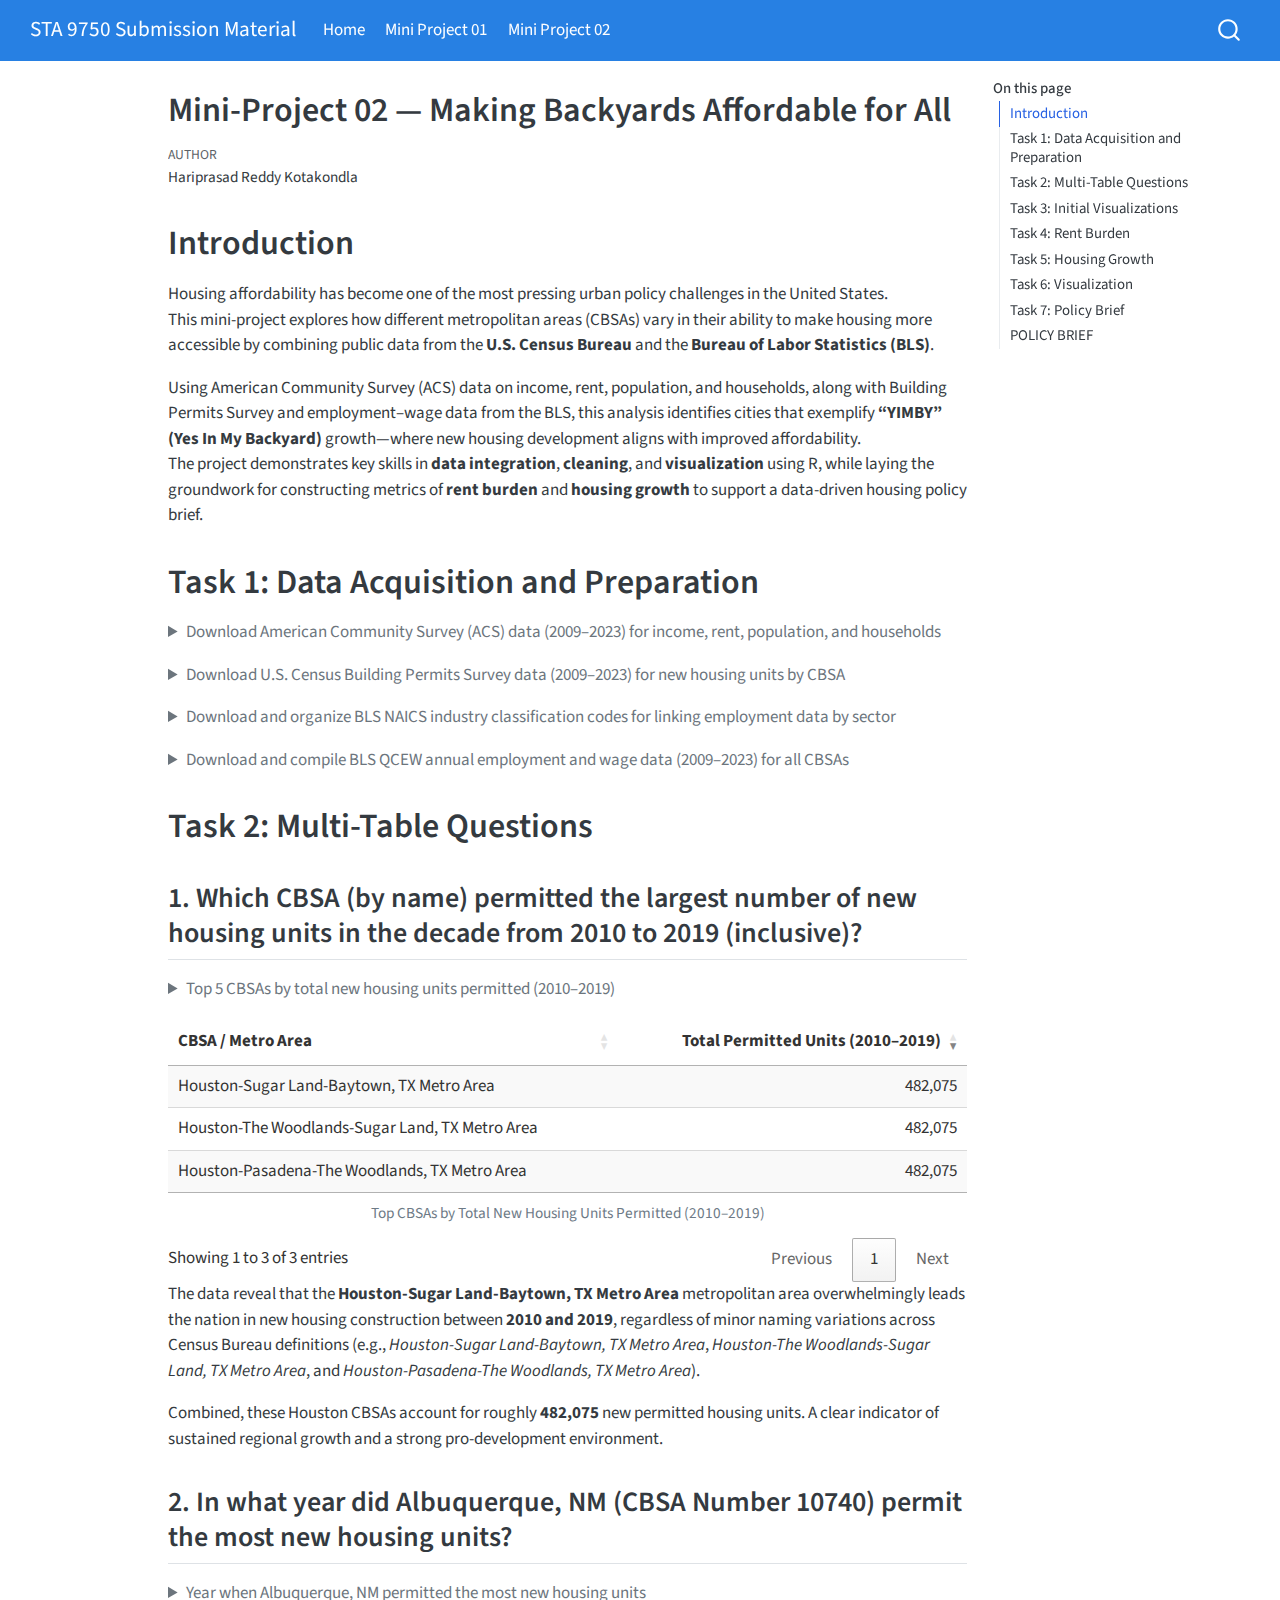
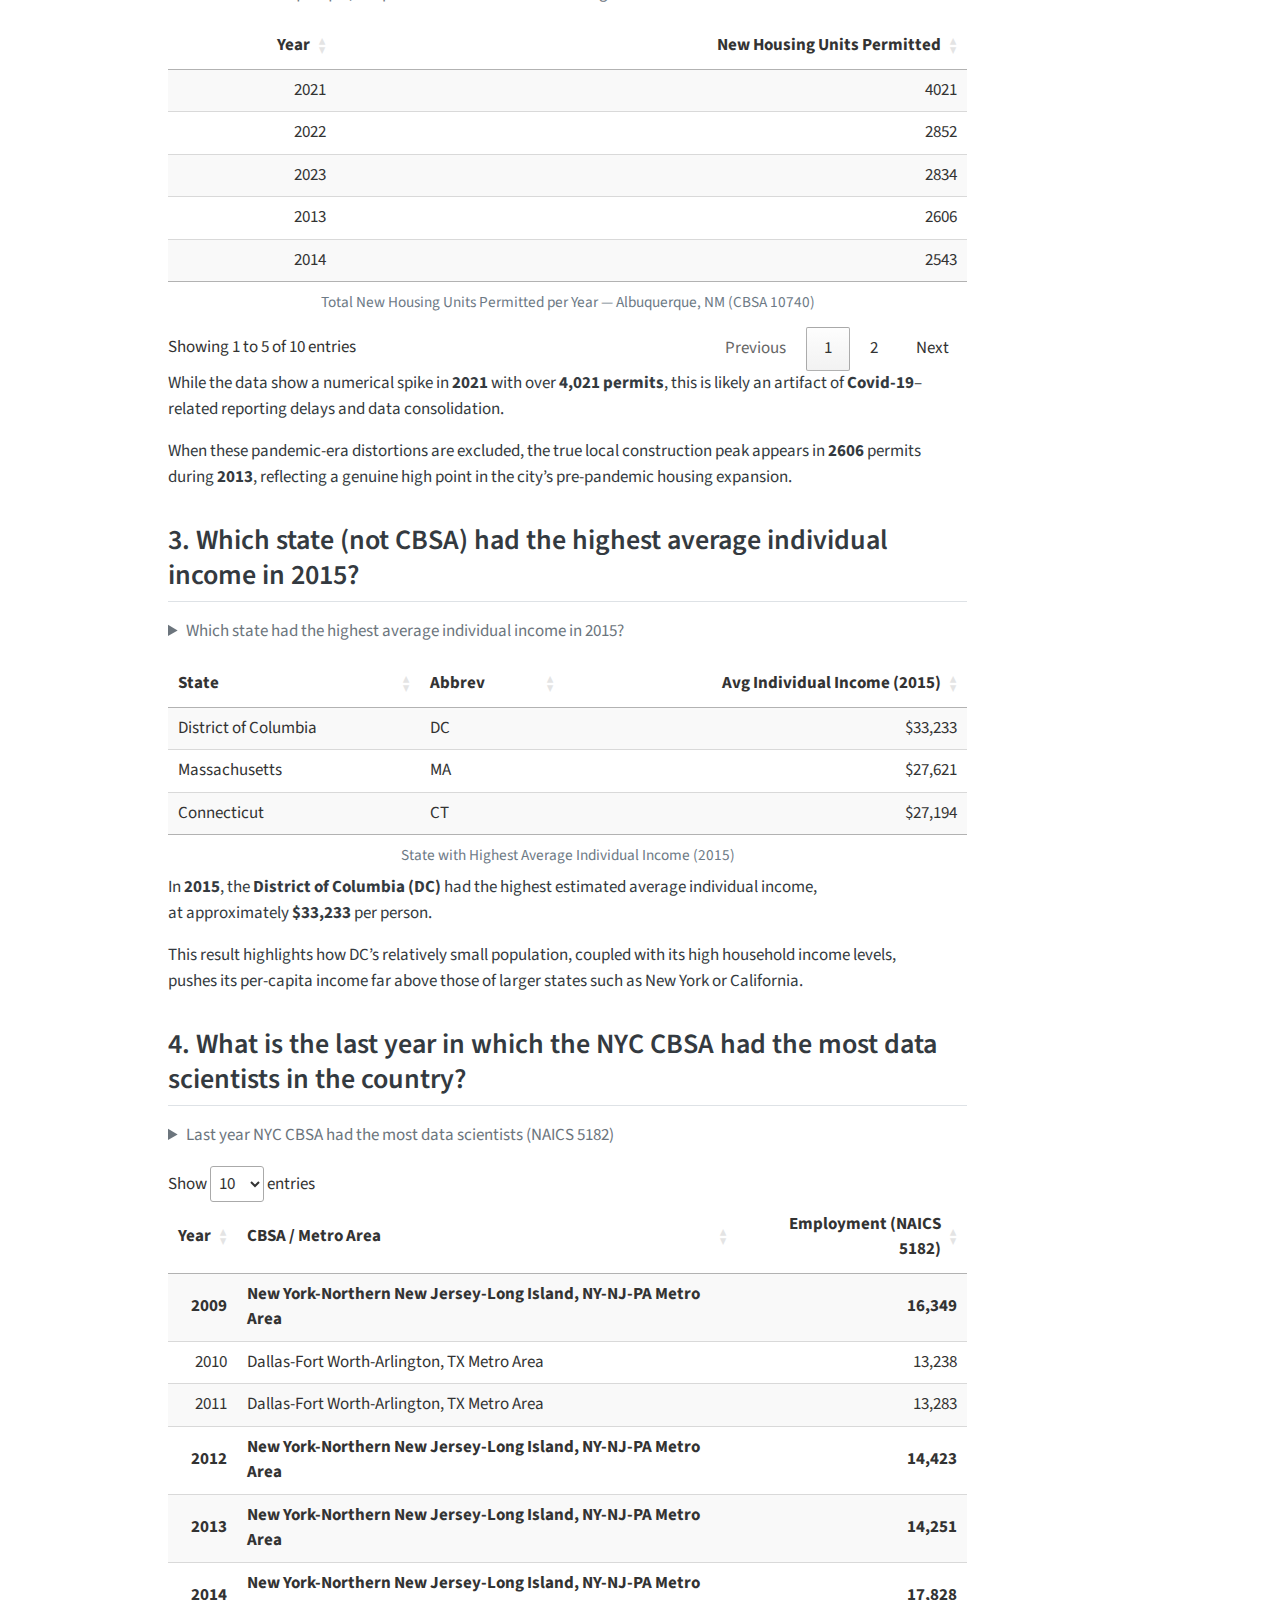
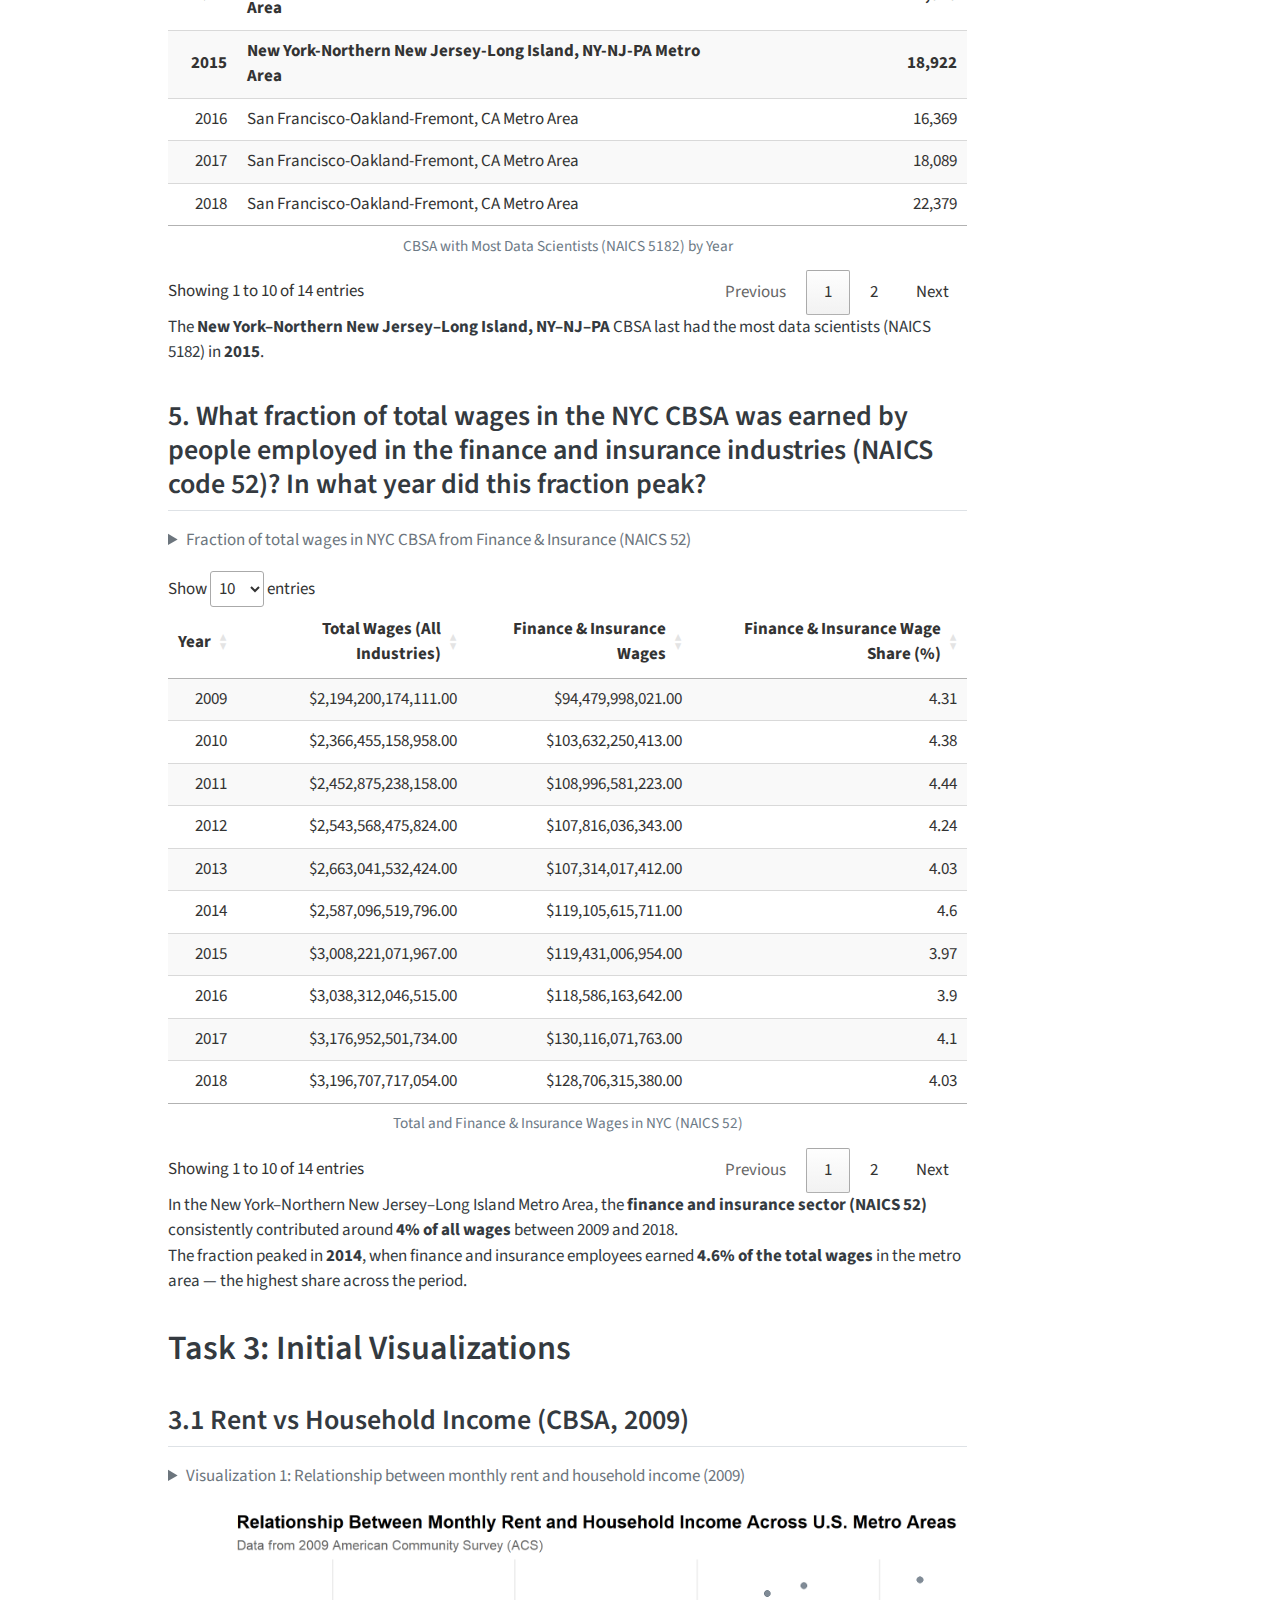
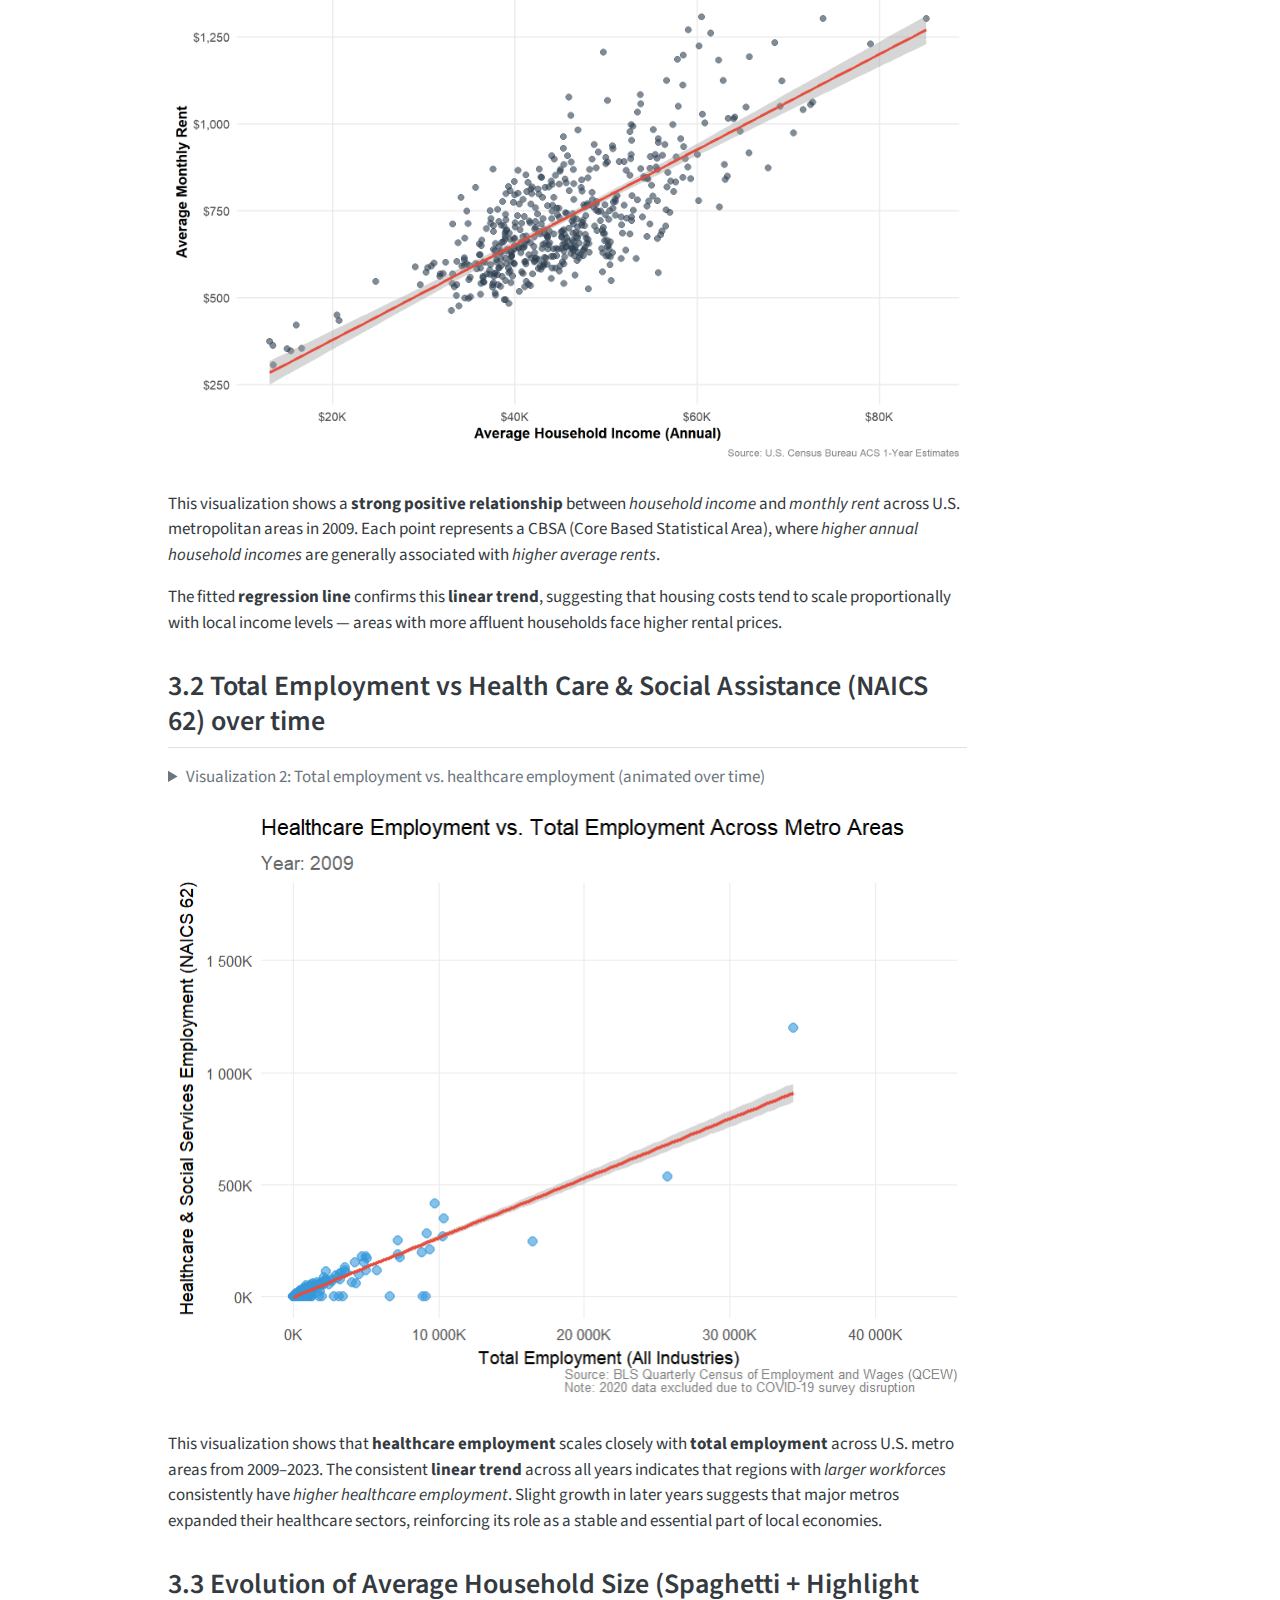
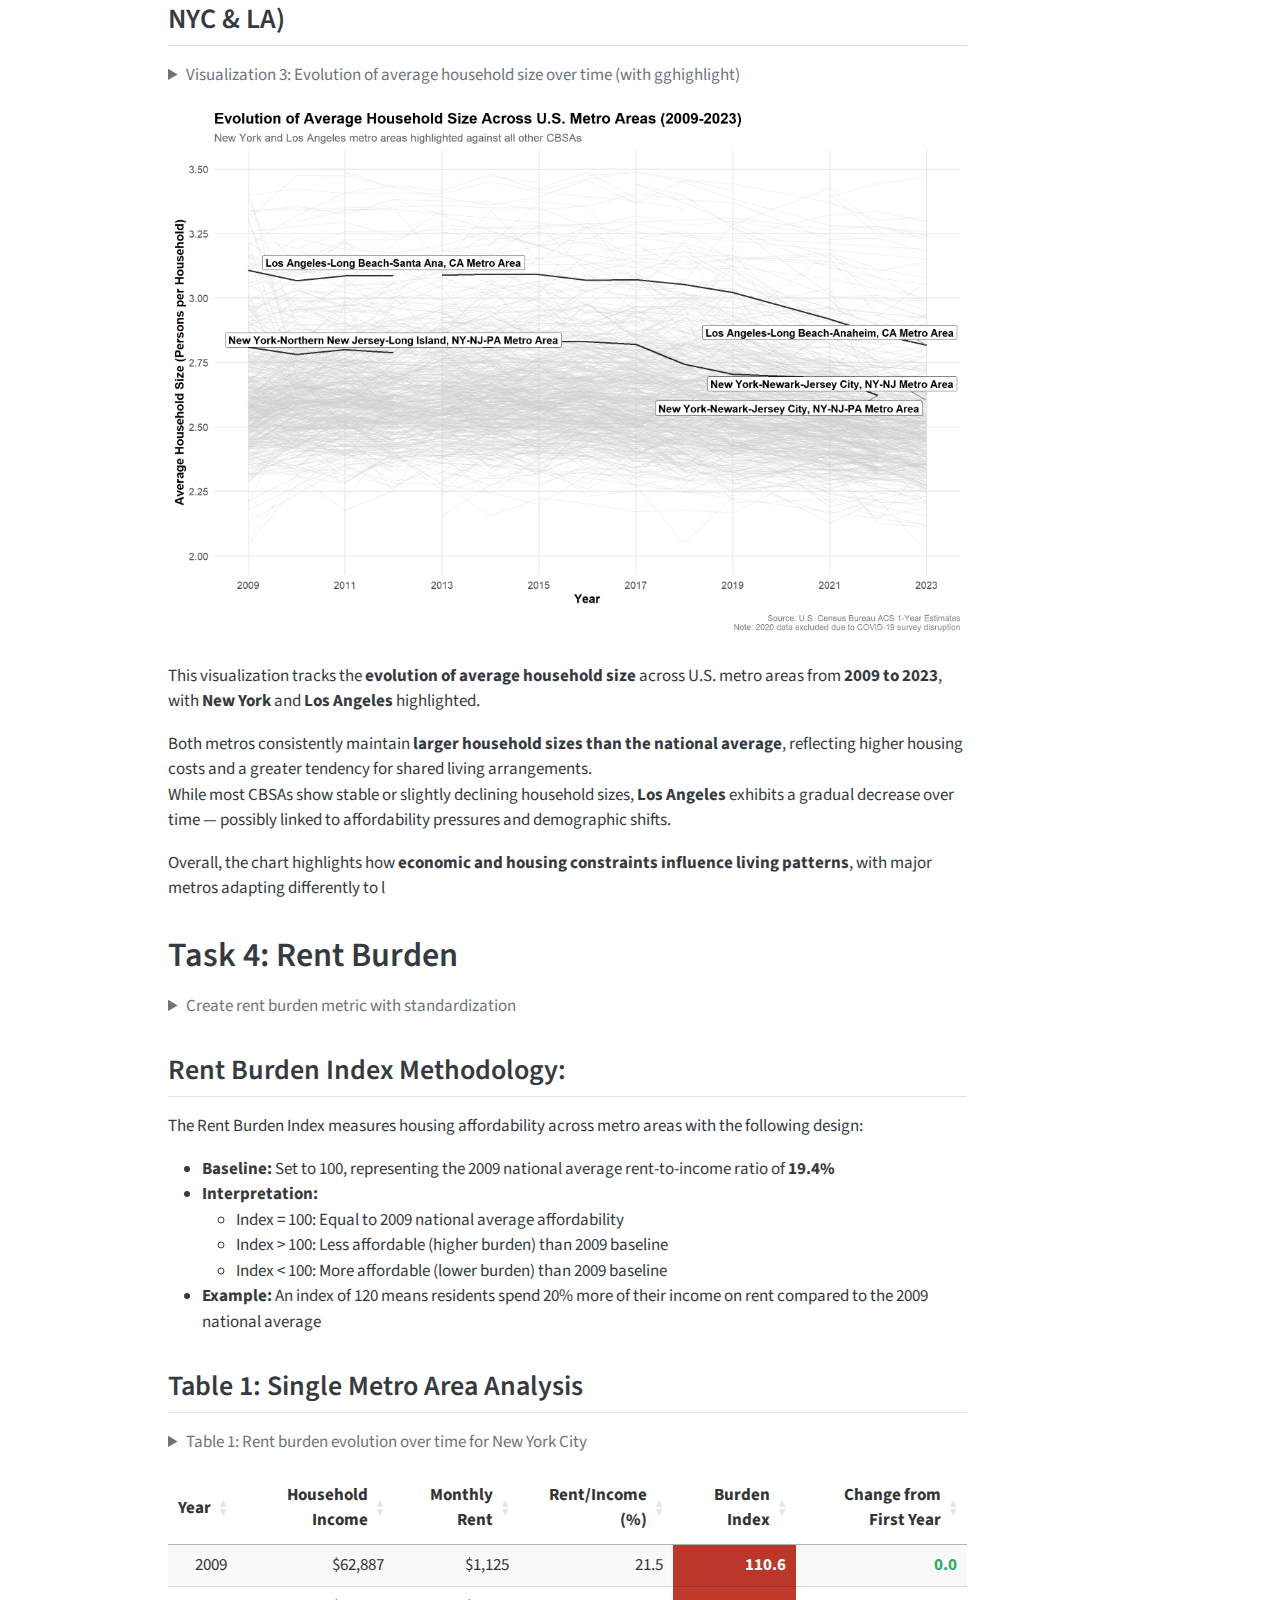
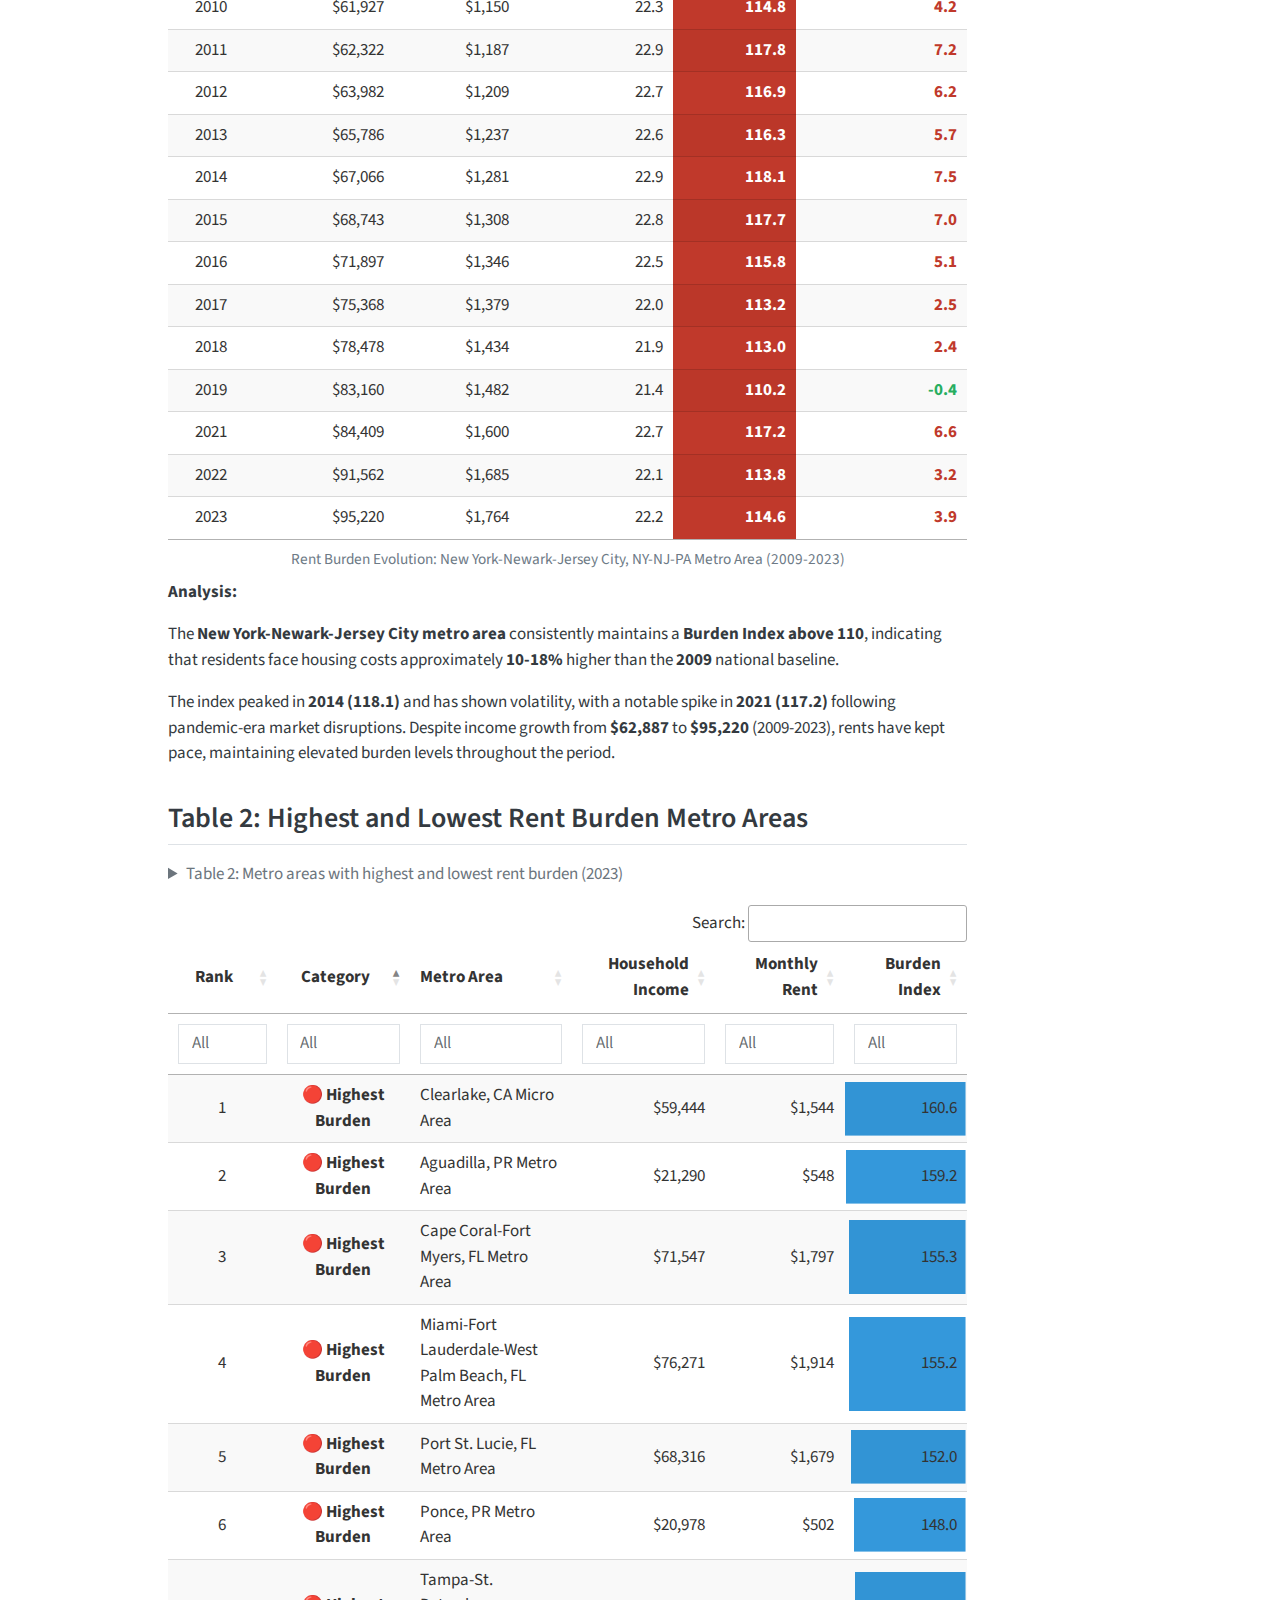
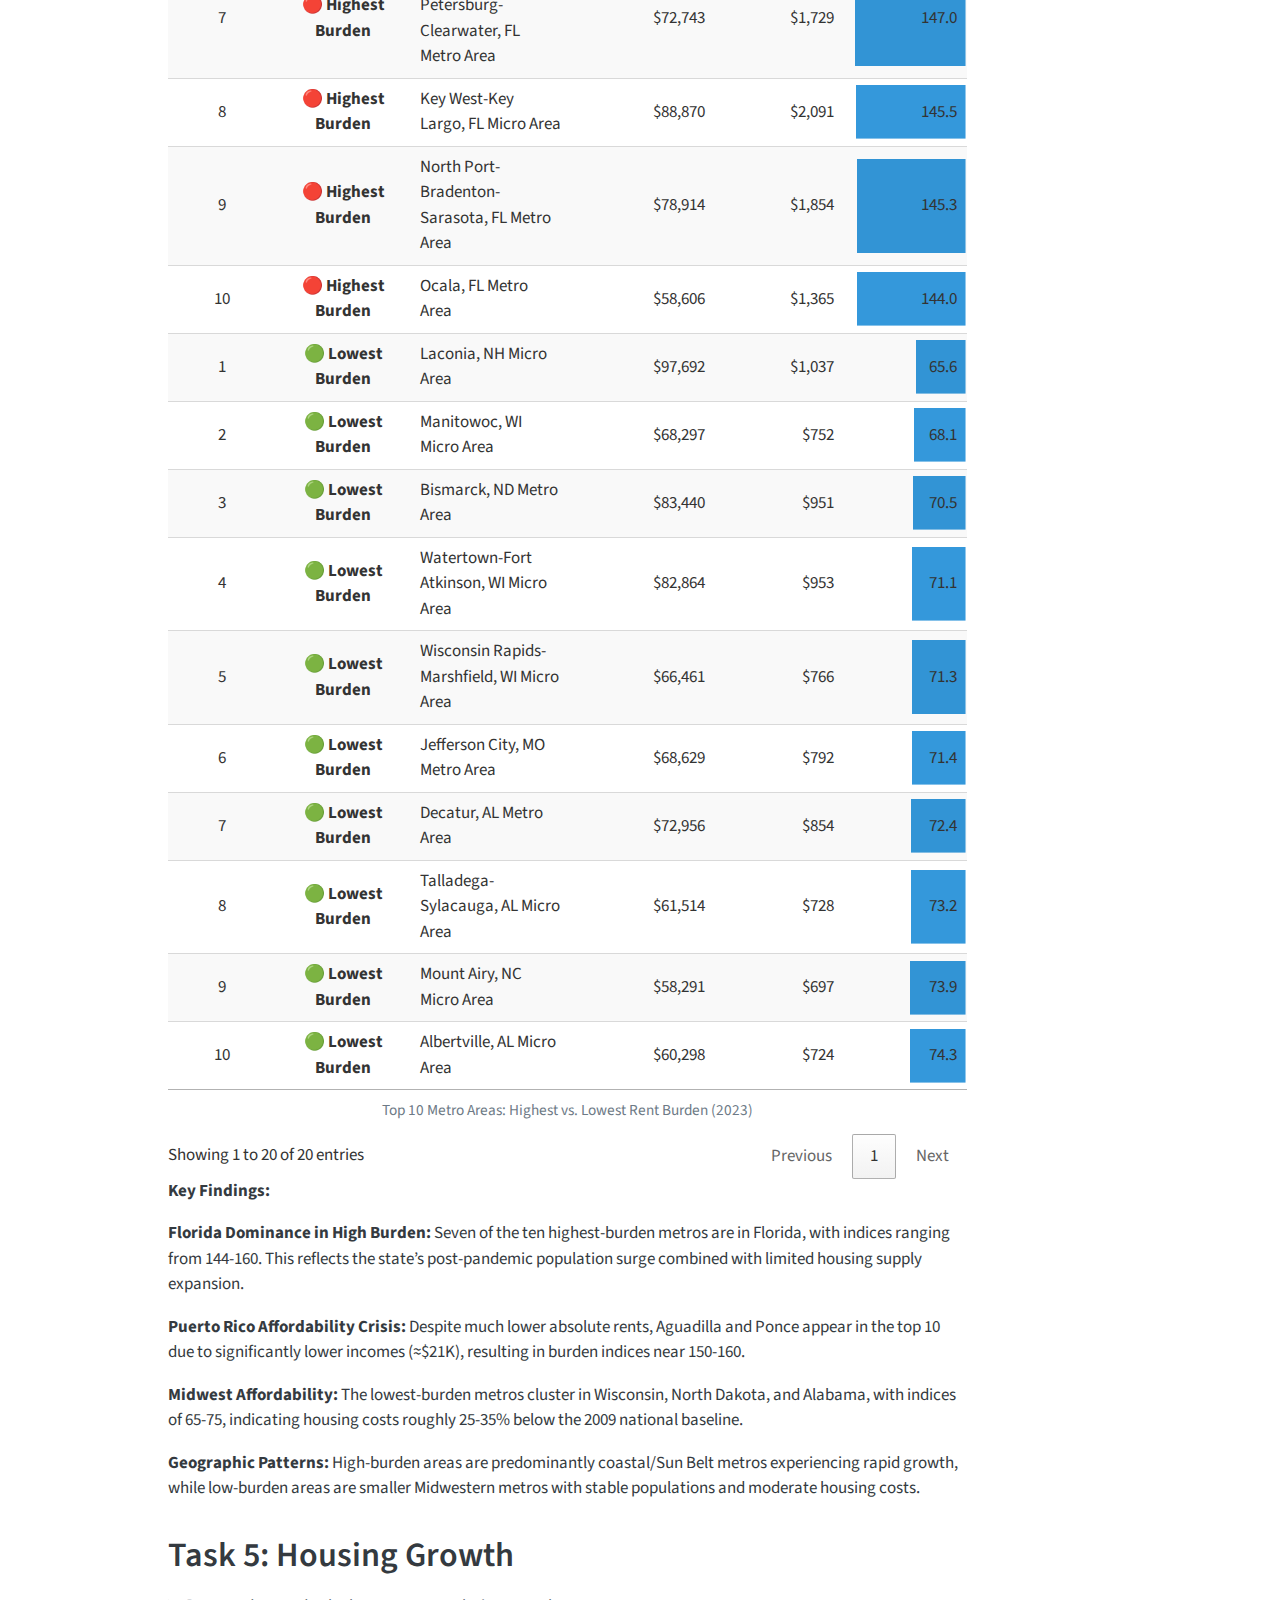
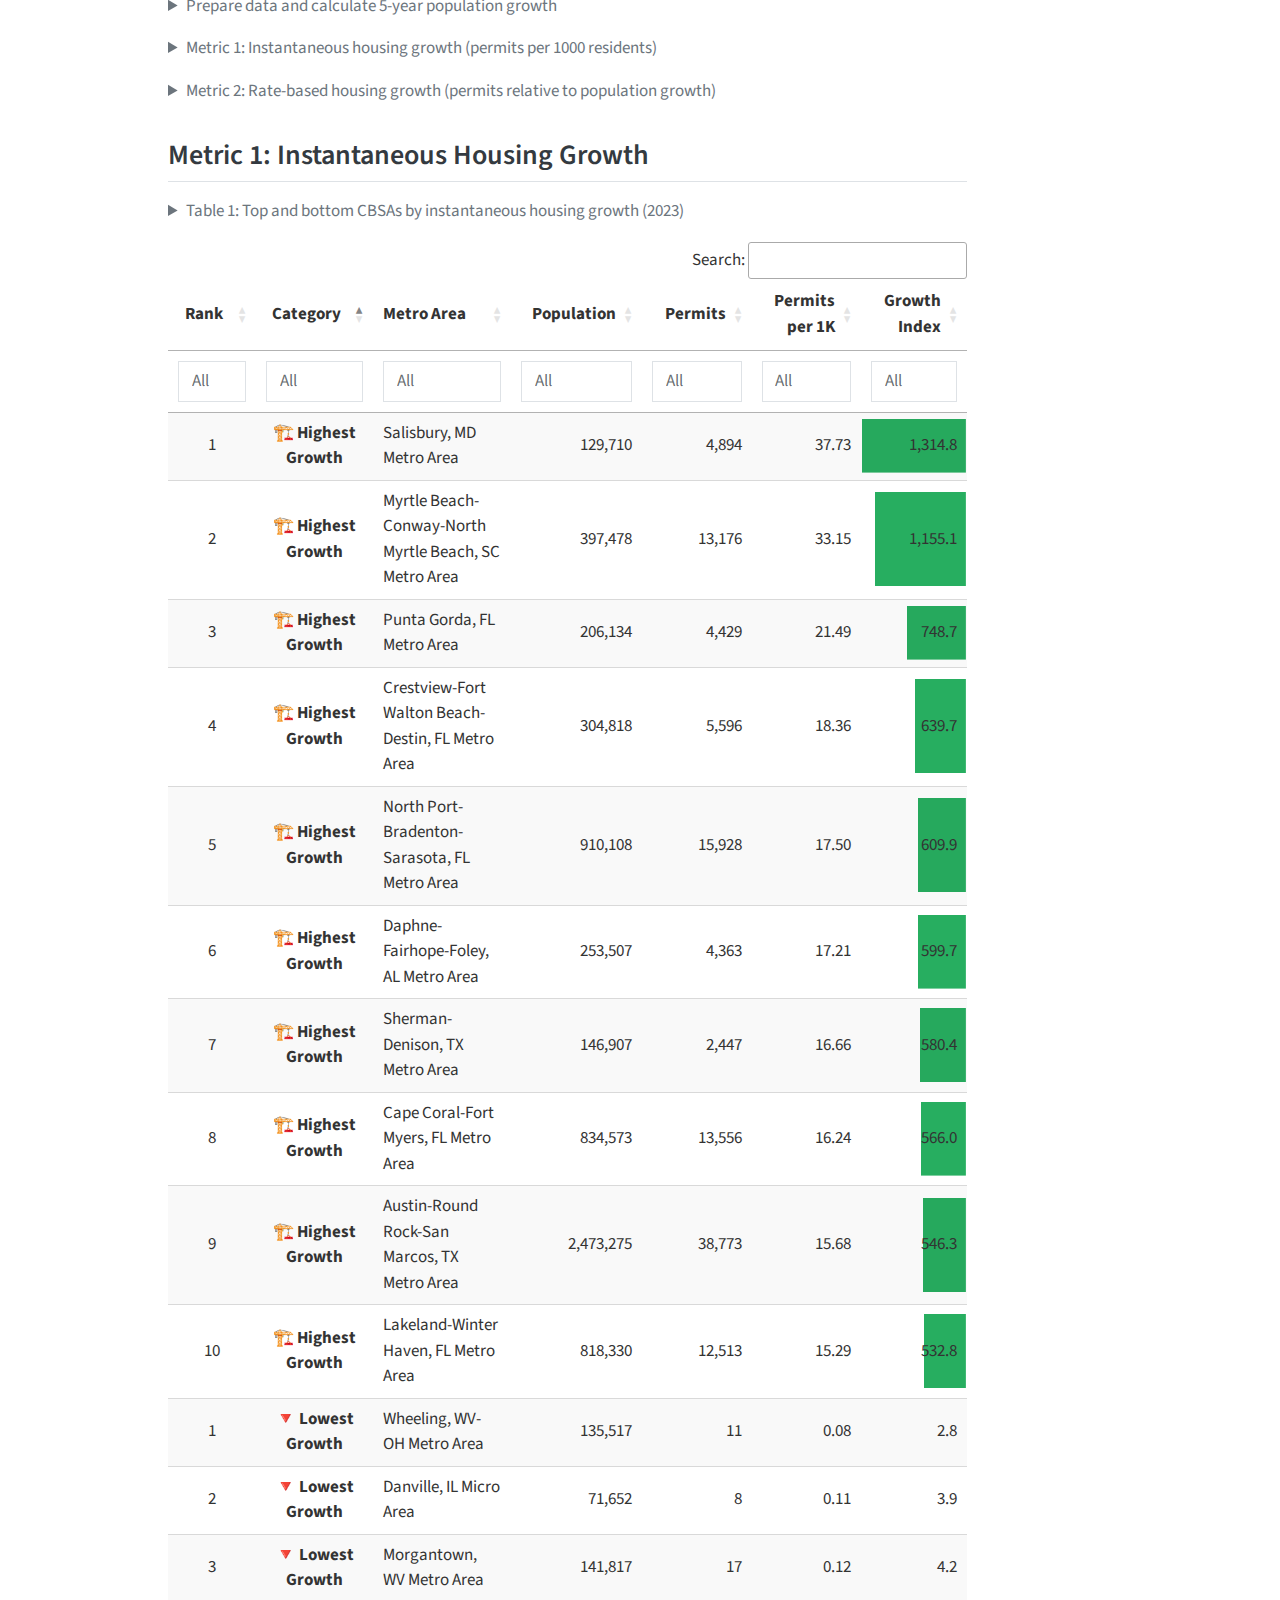
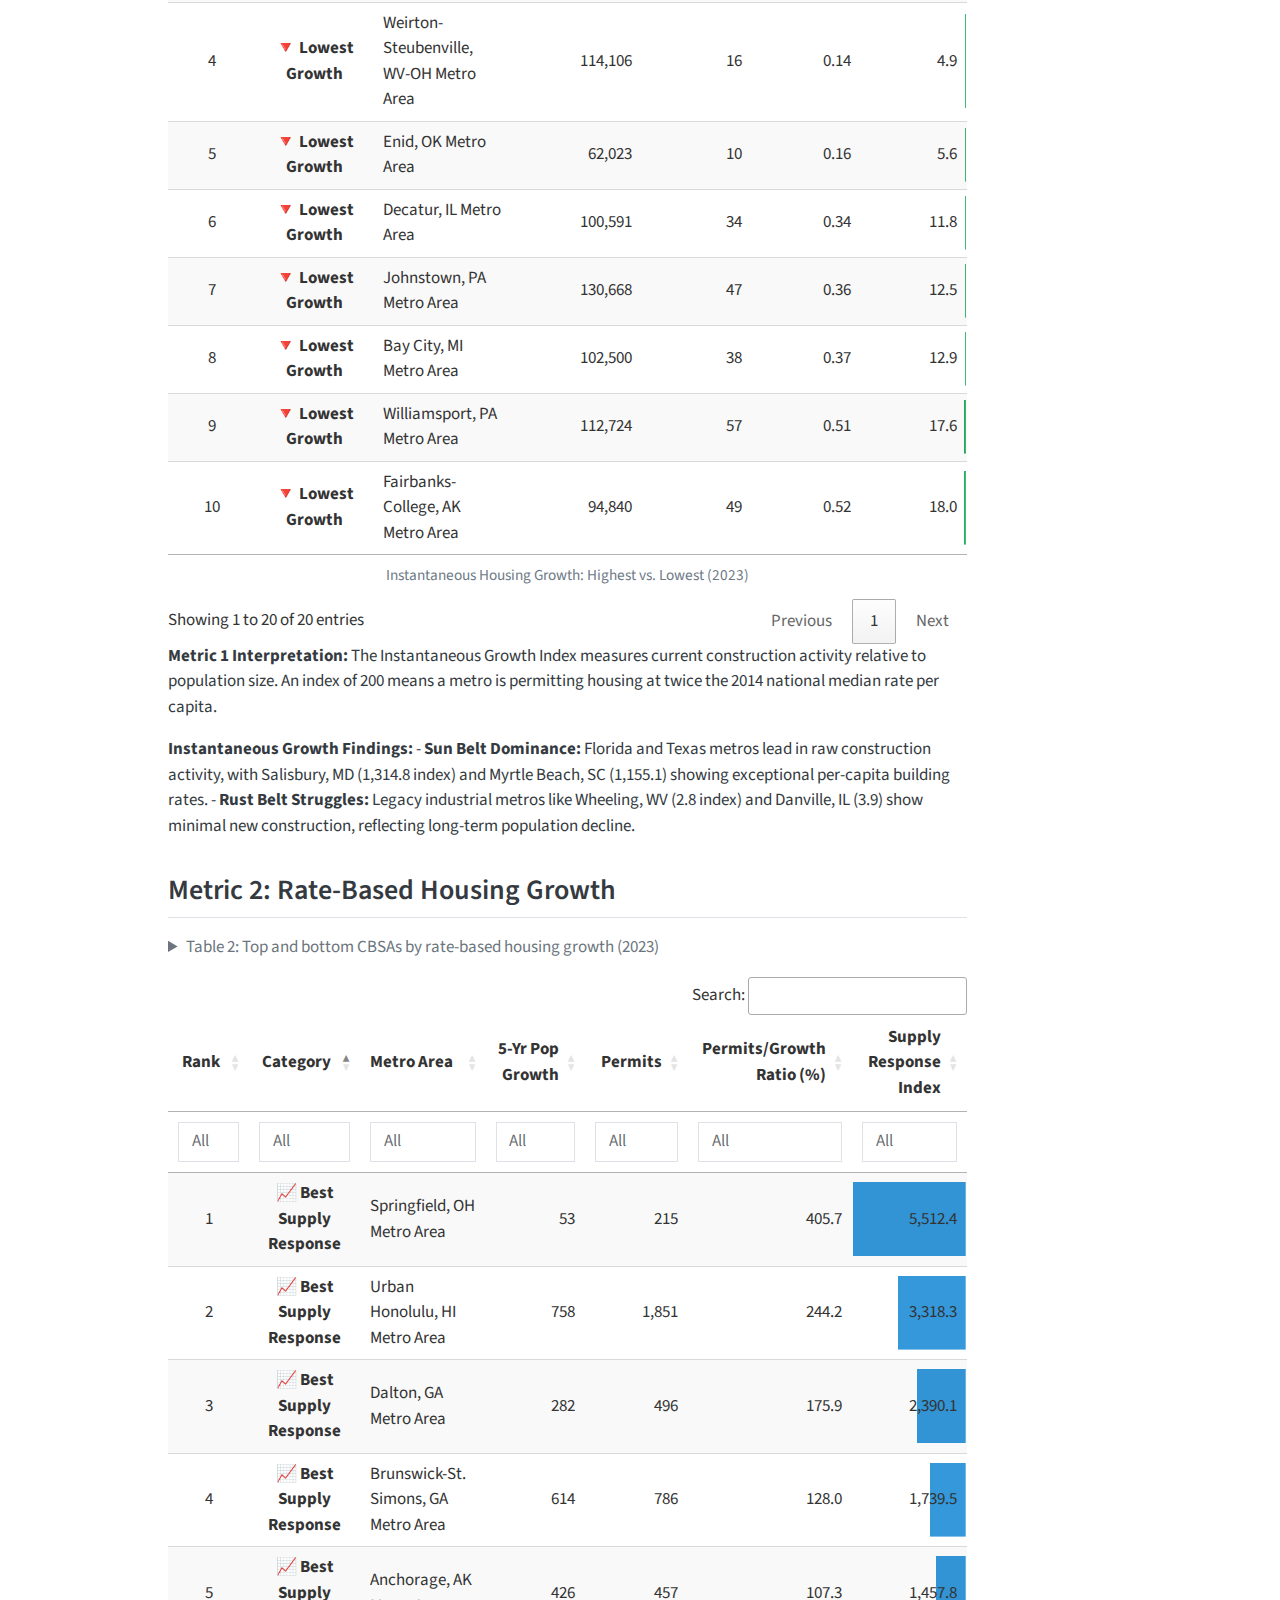
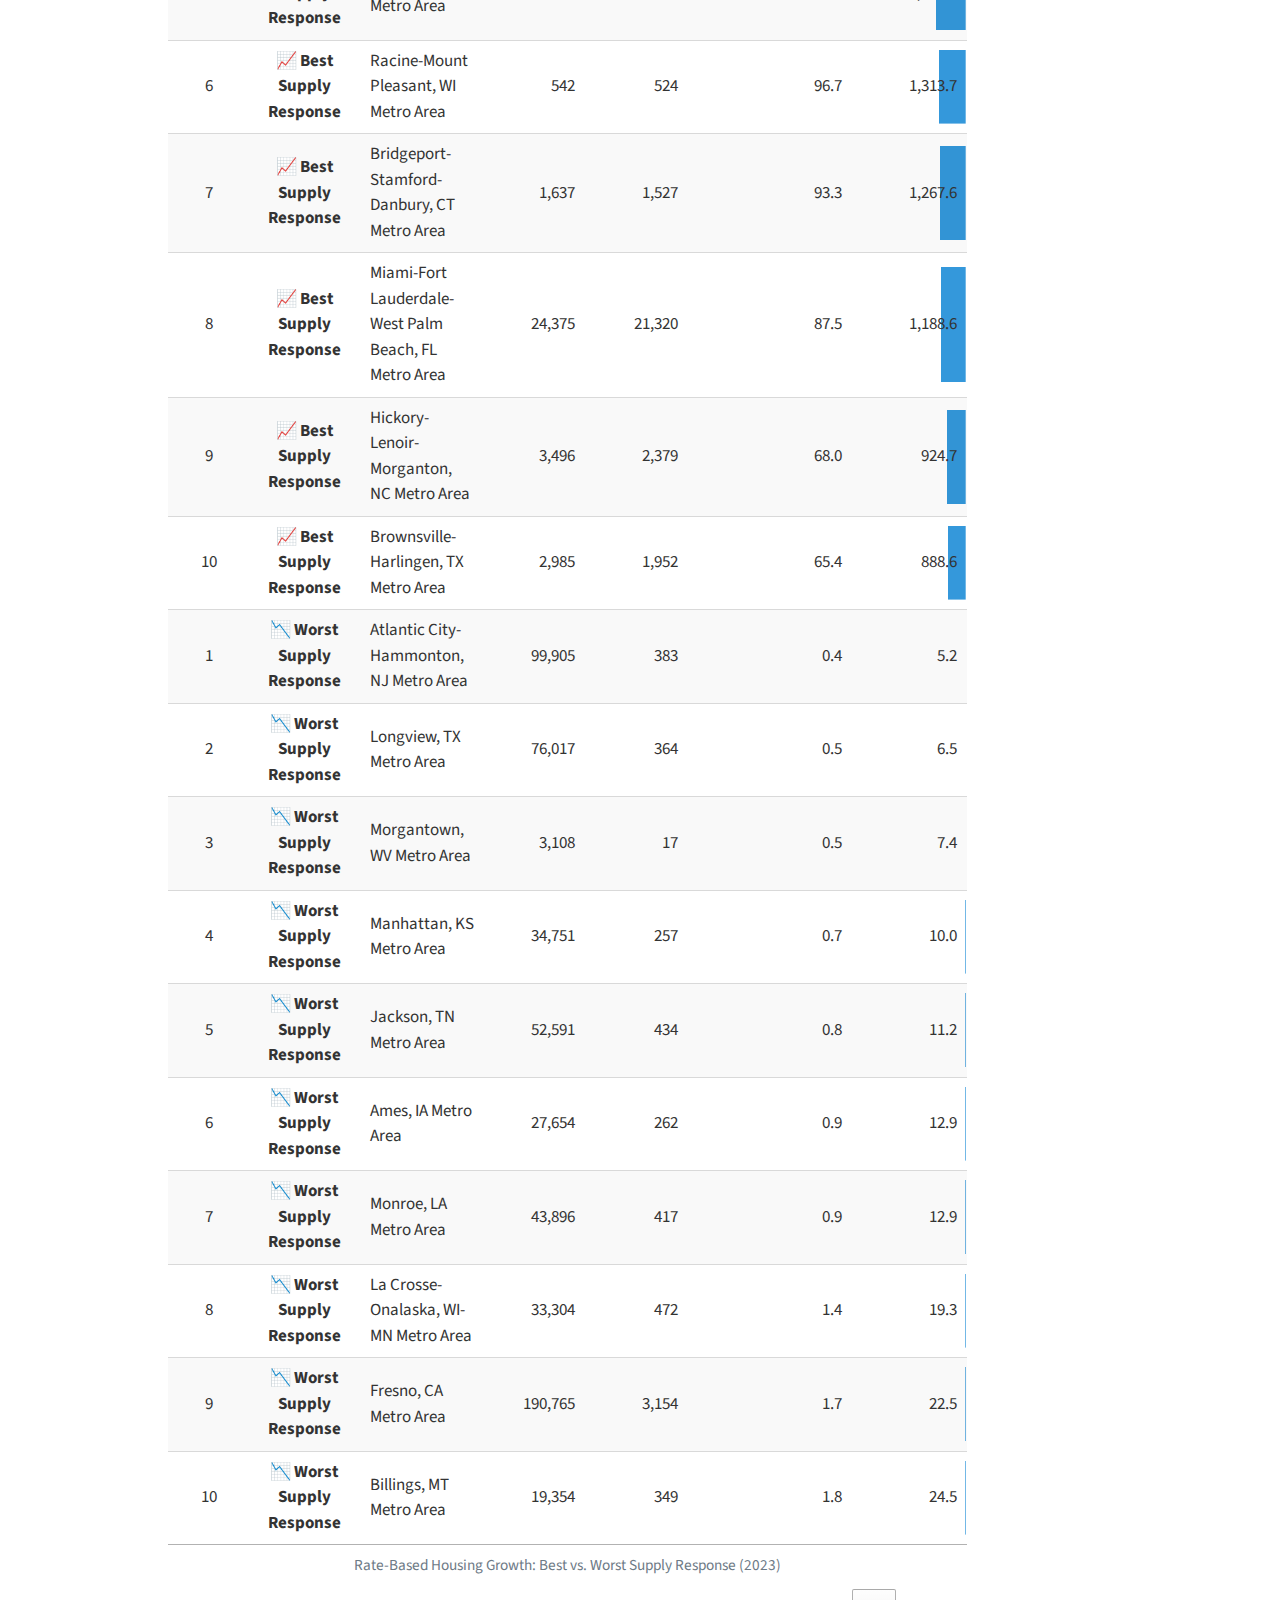
<file: docs/mp02.html>
<!DOCTYPE html>
<html xmlns="http://www.w3.org/1999/xhtml" lang="en" xml:lang="en"><head>

<meta charset="utf-8">
<meta name="generator" content="quarto-1.7.33">

<meta name="viewport" content="width=device-width, initial-scale=1.0, user-scalable=yes">

<meta name="author" content="Hariprasad Reddy Kotakondla">

<title>Mini-Project 02 — Making Backyards Affordable for All – STA 9750 Submission Material</title>
<style>
code{white-space: pre-wrap;}
span.smallcaps{font-variant: small-caps;}
div.columns{display: flex; gap: min(4vw, 1.5em);}
div.column{flex: auto; overflow-x: auto;}
div.hanging-indent{margin-left: 1.5em; text-indent: -1.5em;}
ul.task-list{list-style: none;}
ul.task-list li input[type="checkbox"] {
  width: 0.8em;
  margin: 0 0.8em 0.2em -1em; /* quarto-specific, see https://github.com/quarto-dev/quarto-cli/issues/4556 */ 
  vertical-align: middle;
}
/* CSS for syntax highlighting */
html { -webkit-text-size-adjust: 100%; }
pre > code.sourceCode { white-space: pre; position: relative; }
pre > code.sourceCode > span { display: inline-block; line-height: 1.25; }
pre > code.sourceCode > span:empty { height: 1.2em; }
.sourceCode { overflow: visible; }
code.sourceCode > span { color: inherit; text-decoration: inherit; }
div.sourceCode { margin: 1em 0; }
pre.sourceCode { margin: 0; }
@media screen {
div.sourceCode { overflow: auto; }
}
@media print {
pre > code.sourceCode { white-space: pre-wrap; }
pre > code.sourceCode > span { text-indent: -5em; padding-left: 5em; }
}
pre.numberSource code
  { counter-reset: source-line 0; }
pre.numberSource code > span
  { position: relative; left: -4em; counter-increment: source-line; }
pre.numberSource code > span > a:first-child::before
  { content: counter(source-line);
    position: relative; left: -1em; text-align: right; vertical-align: baseline;
    border: none; display: inline-block;
    -webkit-touch-callout: none; -webkit-user-select: none;
    -khtml-user-select: none; -moz-user-select: none;
    -ms-user-select: none; user-select: none;
    padding: 0 4px; width: 4em;
  }
pre.numberSource { margin-left: 3em;  padding-left: 4px; }
div.sourceCode
  {   }
@media screen {
pre > code.sourceCode > span > a:first-child::before { text-decoration: underline; }
}
</style>


<script src="site_libs/quarto-nav/quarto-nav.js"></script>
<script src="site_libs/quarto-nav/headroom.min.js"></script>
<script src="site_libs/clipboard/clipboard.min.js"></script>
<script src="site_libs/quarto-search/autocomplete.umd.js"></script>
<script src="site_libs/quarto-search/fuse.min.js"></script>
<script src="site_libs/quarto-search/quarto-search.js"></script>
<meta name="quarto:offset" content="./">
<script src="site_libs/quarto-html/quarto.js" type="module"></script>
<script src="site_libs/quarto-html/tabsets/tabsets.js" type="module"></script>
<script src="site_libs/quarto-html/popper.min.js"></script>
<script src="site_libs/quarto-html/tippy.umd.min.js"></script>
<script src="site_libs/quarto-html/anchor.min.js"></script>
<link href="site_libs/quarto-html/tippy.css" rel="stylesheet">
<link href="site_libs/quarto-html/quarto-syntax-highlighting-ea385d0e468b0dd5ea5bf0780b1290d9.css" rel="stylesheet" id="quarto-text-highlighting-styles">
<script src="site_libs/bootstrap/bootstrap.min.js"></script>
<link href="site_libs/bootstrap/bootstrap-icons.css" rel="stylesheet">
<link href="site_libs/bootstrap/bootstrap-b3aed8deb8408878d0e4e165d993d59e.min.css" rel="stylesheet" append-hash="true" id="quarto-bootstrap" data-mode="light">
<script id="quarto-search-options" type="application/json">{
  "location": "navbar",
  "copy-button": false,
  "collapse-after": 3,
  "panel-placement": "end",
  "type": "overlay",
  "limit": 50,
  "keyboard-shortcut": [
    "f",
    "/",
    "s"
  ],
  "show-item-context": false,
  "language": {
    "search-no-results-text": "No results",
    "search-matching-documents-text": "matching documents",
    "search-copy-link-title": "Copy link to search",
    "search-hide-matches-text": "Hide additional matches",
    "search-more-match-text": "more match in this document",
    "search-more-matches-text": "more matches in this document",
    "search-clear-button-title": "Clear",
    "search-text-placeholder": "",
    "search-detached-cancel-button-title": "Cancel",
    "search-submit-button-title": "Submit",
    "search-label": "Search"
  }
}</script>
<link href="site_libs/htmltools-fill-0.5.8.1/fill.css" rel="stylesheet">

<script src="site_libs/htmlwidgets-1.6.4/htmlwidgets.js"></script>

<link href="site_libs/datatables-css-0.0.0/datatables-crosstalk.css" rel="stylesheet">

<script src="site_libs/datatables-binding-0.34.0/datatables.js"></script>

<script src="site_libs/jquery-3.6.0/jquery-3.6.0.min.js"></script>

<link href="site_libs/dt-core-1.13.6/css/jquery.dataTables.min.css" rel="stylesheet">

<link href="site_libs/dt-core-1.13.6/css/jquery.dataTables.extra.css" rel="stylesheet">

<script src="site_libs/dt-core-1.13.6/js/jquery.dataTables.min.js"></script>

<link href="site_libs/crosstalk-1.2.1/css/crosstalk.min.css" rel="stylesheet">

<script src="site_libs/crosstalk-1.2.1/js/crosstalk.min.js"></script>

<link href="site_libs/nouislider-7.0.10/jquery.nouislider.min.css" rel="stylesheet">

<script src="site_libs/nouislider-7.0.10/jquery.nouislider.min.js"></script>

<link href="site_libs/selectize-0.12.0/selectize.bootstrap3.css" rel="stylesheet">

<script src="site_libs/selectize-0.12.0/selectize.min.js"></script>



</head>

<body class="nav-fixed quarto-light">

<div id="quarto-search-results"></div>
  <header id="quarto-header" class="headroom fixed-top">
    <nav class="navbar navbar-expand-lg " data-bs-theme="dark">
      <div class="navbar-container container-fluid">
      <div class="navbar-brand-container mx-auto">
    <a class="navbar-brand" href="./index.html">
    <span class="navbar-title">STA 9750 Submission Material</span>
    </a>
  </div>
            <div id="quarto-search" class="" title="Search"></div>
          <button class="navbar-toggler" type="button" data-bs-toggle="collapse" data-bs-target="#navbarCollapse" aria-controls="navbarCollapse" role="menu" aria-expanded="false" aria-label="Toggle navigation" onclick="if (window.quartoToggleHeadroom) { window.quartoToggleHeadroom(); }">
  <span class="navbar-toggler-icon"></span>
</button>
          <div class="collapse navbar-collapse" id="navbarCollapse">
            <ul class="navbar-nav navbar-nav-scroll me-auto">
  <li class="nav-item">
    <a class="nav-link" href="./index.html"> 
<span class="menu-text">Home</span></a>
  </li>  
  <li class="nav-item">
    <a class="nav-link" href="./mp01.html"> 
<span class="menu-text">Mini Project 01</span></a>
  </li>  
  <li class="nav-item">
    <a class="nav-link active" href="./mp02.html" aria-current="page"> 
<span class="menu-text">Mini Project 02</span></a>
  </li>  
</ul>
          </div> <!-- /navcollapse -->
            <div class="quarto-navbar-tools">
</div>
      </div> <!-- /container-fluid -->
    </nav>
</header>
<!-- content -->
<div id="quarto-content" class="quarto-container page-columns page-rows-contents page-layout-article page-navbar">
<!-- sidebar -->
<!-- margin-sidebar -->
    <div id="quarto-margin-sidebar" class="sidebar margin-sidebar">
        <nav id="TOC" role="doc-toc" class="toc-active">
    <h2 id="toc-title">On this page</h2>
   
  <ul>
  <li><a href="#introduction" id="toc-introduction" class="nav-link active" data-scroll-target="#introduction">Introduction</a></li>
  <li><a href="#task-1-data-acquisition-and-preparation" id="toc-task-1-data-acquisition-and-preparation" class="nav-link" data-scroll-target="#task-1-data-acquisition-and-preparation">Task 1: Data Acquisition and Preparation</a></li>
  <li><a href="#task-2-multi-table-questions" id="toc-task-2-multi-table-questions" class="nav-link" data-scroll-target="#task-2-multi-table-questions">Task 2: Multi-Table Questions</a>
  <ul class="collapse">
  <li><a href="#which-cbsa-by-name-permitted-the-largest-number-of-new-housing-units-in-the-decade-from-2010-to-2019-inclusive" id="toc-which-cbsa-by-name-permitted-the-largest-number-of-new-housing-units-in-the-decade-from-2010-to-2019-inclusive" class="nav-link" data-scroll-target="#which-cbsa-by-name-permitted-the-largest-number-of-new-housing-units-in-the-decade-from-2010-to-2019-inclusive">1. Which CBSA (by name) permitted the largest number of new housing units in the decade from 2010 to 2019 (inclusive)?</a></li>
  <li><a href="#in-what-year-did-albuquerque-nm-cbsa-number-10740-permit-the-most-new-housing-units" id="toc-in-what-year-did-albuquerque-nm-cbsa-number-10740-permit-the-most-new-housing-units" class="nav-link" data-scroll-target="#in-what-year-did-albuquerque-nm-cbsa-number-10740-permit-the-most-new-housing-units">2. In what year did Albuquerque, NM (CBSA Number 10740) permit the most new housing units?</a></li>
  <li><a href="#which-state-not-cbsa-had-the-highest-average-individual-income-in-2015" id="toc-which-state-not-cbsa-had-the-highest-average-individual-income-in-2015" class="nav-link" data-scroll-target="#which-state-not-cbsa-had-the-highest-average-individual-income-in-2015">3. Which state (not CBSA) had the highest average individual income in 2015?</a></li>
  <li><a href="#what-is-the-last-year-in-which-the-nyc-cbsa-had-the-most-data-scientists-in-the-country" id="toc-what-is-the-last-year-in-which-the-nyc-cbsa-had-the-most-data-scientists-in-the-country" class="nav-link" data-scroll-target="#what-is-the-last-year-in-which-the-nyc-cbsa-had-the-most-data-scientists-in-the-country">4. What is the last year in which the NYC CBSA had the most data scientists in the country?</a></li>
  <li><a href="#what-fraction-of-total-wages-in-the-nyc-cbsa-was-earned-by-people-employed-in-the-finance-and-insurance-industries-naics-code-52-in-what-year-did-this-fraction-peak" id="toc-what-fraction-of-total-wages-in-the-nyc-cbsa-was-earned-by-people-employed-in-the-finance-and-insurance-industries-naics-code-52-in-what-year-did-this-fraction-peak" class="nav-link" data-scroll-target="#what-fraction-of-total-wages-in-the-nyc-cbsa-was-earned-by-people-employed-in-the-finance-and-insurance-industries-naics-code-52-in-what-year-did-this-fraction-peak">5. What fraction of total wages in the NYC CBSA was earned by people employed in the finance and insurance industries (NAICS code 52)? In what year did this fraction peak?</a></li>
  </ul></li>
  <li><a href="#task-3-initial-visualizations" id="toc-task-3-initial-visualizations" class="nav-link" data-scroll-target="#task-3-initial-visualizations">Task 3: Initial Visualizations</a>
  <ul class="collapse">
  <li><a href="#rent-vs-household-income-cbsa-2009" id="toc-rent-vs-household-income-cbsa-2009" class="nav-link" data-scroll-target="#rent-vs-household-income-cbsa-2009">3.1 Rent vs Household Income (CBSA, 2009)</a></li>
  <li><a href="#total-employment-vs-health-care-social-assistance-naics-62-over-time" id="toc-total-employment-vs-health-care-social-assistance-naics-62-over-time" class="nav-link" data-scroll-target="#total-employment-vs-health-care-social-assistance-naics-62-over-time">3.2 Total Employment vs Health Care &amp; Social Assistance (NAICS 62) over time</a></li>
  <li><a href="#evolution-of-average-household-size-spaghetti-highlight-nyc-la" id="toc-evolution-of-average-household-size-spaghetti-highlight-nyc-la" class="nav-link" data-scroll-target="#evolution-of-average-household-size-spaghetti-highlight-nyc-la">3.3 Evolution of Average Household Size (Spaghetti + Highlight NYC &amp; LA)</a></li>
  </ul></li>
  <li><a href="#task-4-rent-burden" id="toc-task-4-rent-burden" class="nav-link" data-scroll-target="#task-4-rent-burden">Task 4: Rent Burden</a>
  <ul class="collapse">
  <li><a href="#rent-burden-index-methodology" id="toc-rent-burden-index-methodology" class="nav-link" data-scroll-target="#rent-burden-index-methodology">Rent Burden Index Methodology:</a></li>
  <li><a href="#table-1-single-metro-area-analysis" id="toc-table-1-single-metro-area-analysis" class="nav-link" data-scroll-target="#table-1-single-metro-area-analysis">Table 1: Single Metro Area Analysis</a></li>
  <li><a href="#table-2-highest-and-lowest-rent-burden-metro-areas" id="toc-table-2-highest-and-lowest-rent-burden-metro-areas" class="nav-link" data-scroll-target="#table-2-highest-and-lowest-rent-burden-metro-areas">Table 2: Highest and Lowest Rent Burden Metro Areas</a></li>
  </ul></li>
  <li><a href="#task-5-housing-growth" id="toc-task-5-housing-growth" class="nav-link" data-scroll-target="#task-5-housing-growth">Task 5: Housing Growth</a>
  <ul class="collapse">
  <li><a href="#metric-1-instantaneous-housing-growth" id="toc-metric-1-instantaneous-housing-growth" class="nav-link" data-scroll-target="#metric-1-instantaneous-housing-growth">Metric 1: Instantaneous Housing Growth</a></li>
  <li><a href="#metric-2-rate-based-housing-growth" id="toc-metric-2-rate-based-housing-growth" class="nav-link" data-scroll-target="#metric-2-rate-based-housing-growth">Metric 2: Rate-Based Housing Growth</a></li>
  <li><a href="#composite-housing-growth-score" id="toc-composite-housing-growth-score" class="nav-link" data-scroll-target="#composite-housing-growth-score">Composite Housing Growth Score</a></li>
  </ul></li>
  <li><a href="#task-6-visualization" id="toc-task-6-visualization" class="nav-link" data-scroll-target="#task-6-visualization">Task 6: Visualization</a>
  <ul class="collapse">
  <li><a href="#visualization-1-yimby-success-quadrant" id="toc-visualization-1-yimby-success-quadrant" class="nav-link" data-scroll-target="#visualization-1-yimby-success-quadrant">Visualization 1: YIMBY Success Quadrant</a></li>
  <li><a href="#visualization-2-temporal-trajectories-of-top-yimby-metros" id="toc-visualization-2-temporal-trajectories-of-top-yimby-metros" class="nav-link" data-scroll-target="#visualization-2-temporal-trajectories-of-top-yimby-metros">Visualization 2: Temporal Trajectories of Top YIMBY Metros</a></li>
  </ul></li>
  <li><a href="#task-7-policy-brief" id="toc-task-7-policy-brief" class="nav-link" data-scroll-target="#task-7-policy-brief">Task 7: Policy Brief</a></li>
  <li><a href="#policy-brief" id="toc-policy-brief" class="nav-link" data-scroll-target="#policy-brief">POLICY BRIEF</a>
  <ul class="collapse">
  <li><a href="#the-housing-opportunity-and-affordability-act" id="toc-the-housing-opportunity-and-affordability-act" class="nav-link" data-scroll-target="#the-housing-opportunity-and-affordability-act">The Housing Opportunity and Affordability Act</a>
  <ul class="collapse">
  <li><a href="#a-federal-initiative-to-incentivize-local-yimby-policies" id="toc-a-federal-initiative-to-incentivize-local-yimby-policies" class="nav-link" data-scroll-target="#a-federal-initiative-to-incentivize-local-yimby-policies">A Federal Initiative to Incentivize Local YIMBY Policies</a></li>
  <li><a href="#the-opportunity" id="toc-the-opportunity" class="nav-link" data-scroll-target="#the-opportunity">THE OPPORTUNITY</a></li>
  <li><a href="#why-your-districts-need-this-bill" id="toc-why-your-districts-need-this-bill" class="nav-link" data-scroll-target="#why-your-districts-need-this-bill">WHY YOUR DISTRICTS NEED THIS BILL</a></li>
  <li><a href="#coalition-support-who-benefits" id="toc-coalition-support-who-benefits" class="nav-link" data-scroll-target="#coalition-support-who-benefits">COALITION SUPPORT: WHO BENEFITS</a></li>
  <li><a href="#the-metrics-how-we-identify-success" id="toc-the-metrics-how-we-identify-success" class="nav-link" data-scroll-target="#the-metrics-how-we-identify-success">THE METRICS: HOW WE IDENTIFY SUCCESS</a></li>
  <li><a href="#the-ask" id="toc-the-ask" class="nav-link" data-scroll-target="#the-ask">THE ASK</a></li>
  <li><a href="#political-advantages" id="toc-political-advantages" class="nav-link" data-scroll-target="#political-advantages">POLITICAL ADVANTAGES</a></li>
  <li><a href="#conclusion" id="toc-conclusion" class="nav-link" data-scroll-target="#conclusion">CONCLUSION</a></li>
  </ul></li>
  </ul></li>
  </ul>
</nav>
    </div>
<!-- main -->
<main class="content" id="quarto-document-content">

<header id="title-block-header" class="quarto-title-block default">
<div class="quarto-title">
<h1 class="title">Mini-Project 02 — Making Backyards Affordable for All</h1>
</div>



<div class="quarto-title-meta">

    <div>
    <div class="quarto-title-meta-heading">Author</div>
    <div class="quarto-title-meta-contents">
             <p>Hariprasad Reddy Kotakondla </p>
          </div>
  </div>
    
  
    
  </div>
  


</header>


<section id="introduction" class="level1">
<h1>Introduction</h1>
<p>Housing affordability has become one of the most pressing urban policy challenges in the United States.<br>
This mini-project explores how different metropolitan areas (CBSAs) vary in their ability to make housing more accessible by combining public data from the <strong>U.S. Census Bureau</strong> and the <strong>Bureau of Labor Statistics (BLS)</strong>.</p>
<p>Using American Community Survey (ACS) data on income, rent, population, and households, along with Building Permits Survey and employment–wage data from the BLS, this analysis identifies cities that exemplify <strong>“YIMBY” (Yes In My Backyard)</strong> growth—where new housing development aligns with improved affordability.<br>
The project demonstrates key skills in <strong>data integration</strong>, <strong>cleaning</strong>, and <strong>visualization</strong> using R, while laying the groundwork for constructing metrics of <strong>rent burden</strong> and <strong>housing growth</strong> to support a data-driven housing policy brief.</p>
</section>
<section id="task-1-data-acquisition-and-preparation" class="level1">
<h1>Task 1: Data Acquisition and Preparation</h1>
<div class="cell">
<details class="code-fold">
<summary>Download American Community Survey (ACS) data (2009–2023) for income, rent, population, and households</summary>
<div class="sourceCode cell-code" id="cb1"><pre class="sourceCode r code-with-copy"><code class="sourceCode r"><span id="cb1-1"><a href="#cb1-1" aria-hidden="true" tabindex="-1"></a><span class="cf">if</span>(<span class="sc">!</span><span class="fu">dir.exists</span>(<span class="fu">file.path</span>(<span class="st">"data"</span>, <span class="st">"mp02"</span>))){</span>
<span id="cb1-2"><a href="#cb1-2" aria-hidden="true" tabindex="-1"></a>    <span class="fu">dir.create</span>(<span class="fu">file.path</span>(<span class="st">"data"</span>, <span class="st">"mp02"</span>), <span class="at">showWarnings=</span><span class="cn">FALSE</span>, <span class="at">recursive=</span><span class="cn">TRUE</span>)</span>
<span id="cb1-3"><a href="#cb1-3" aria-hidden="true" tabindex="-1"></a>}</span>
<span id="cb1-4"><a href="#cb1-4" aria-hidden="true" tabindex="-1"></a></span>
<span id="cb1-5"><a href="#cb1-5" aria-hidden="true" tabindex="-1"></a>library <span class="ot">&lt;-</span> <span class="cf">function</span>(pkg){</span>
<span id="cb1-6"><a href="#cb1-6" aria-hidden="true" tabindex="-1"></a>    <span class="do">## Mask base::library() to automatically install packages if needed</span></span>
<span id="cb1-7"><a href="#cb1-7" aria-hidden="true" tabindex="-1"></a>    <span class="do">## Masking is important here so downlit picks up packages and links</span></span>
<span id="cb1-8"><a href="#cb1-8" aria-hidden="true" tabindex="-1"></a>    <span class="do">## to documentation</span></span>
<span id="cb1-9"><a href="#cb1-9" aria-hidden="true" tabindex="-1"></a>    pkg <span class="ot">&lt;-</span> <span class="fu">as.character</span>(<span class="fu">substitute</span>(pkg))</span>
<span id="cb1-10"><a href="#cb1-10" aria-hidden="true" tabindex="-1"></a>    <span class="fu">options</span>(<span class="at">repos =</span> <span class="fu">c</span>(<span class="at">CRAN =</span> <span class="st">"https://cloud.r-project.org"</span>))</span>
<span id="cb1-11"><a href="#cb1-11" aria-hidden="true" tabindex="-1"></a>    <span class="cf">if</span>(<span class="sc">!</span><span class="fu">require</span>(pkg, <span class="at">character.only=</span><span class="cn">TRUE</span>, <span class="at">quietly=</span><span class="cn">TRUE</span>)) <span class="fu">install.packages</span>(pkg)</span>
<span id="cb1-12"><a href="#cb1-12" aria-hidden="true" tabindex="-1"></a>    <span class="fu">stopifnot</span>(<span class="fu">require</span>(pkg, <span class="at">character.only=</span><span class="cn">TRUE</span>, <span class="at">quietly=</span><span class="cn">TRUE</span>))</span>
<span id="cb1-13"><a href="#cb1-13" aria-hidden="true" tabindex="-1"></a>}</span>
<span id="cb1-14"><a href="#cb1-14" aria-hidden="true" tabindex="-1"></a></span>
<span id="cb1-15"><a href="#cb1-15" aria-hidden="true" tabindex="-1"></a><span class="fu">library</span>(tidyverse)</span>
<span id="cb1-16"><a href="#cb1-16" aria-hidden="true" tabindex="-1"></a><span class="fu">library</span>(glue)</span>
<span id="cb1-17"><a href="#cb1-17" aria-hidden="true" tabindex="-1"></a><span class="fu">library</span>(readxl)</span>
<span id="cb1-18"><a href="#cb1-18" aria-hidden="true" tabindex="-1"></a><span class="fu">library</span>(tidycensus)</span>
<span id="cb1-19"><a href="#cb1-19" aria-hidden="true" tabindex="-1"></a></span>
<span id="cb1-20"><a href="#cb1-20" aria-hidden="true" tabindex="-1"></a>get_acs_all_years <span class="ot">&lt;-</span> <span class="cf">function</span>(variable, <span class="at">geography=</span><span class="st">"cbsa"</span>,</span>
<span id="cb1-21"><a href="#cb1-21" aria-hidden="true" tabindex="-1"></a>                              <span class="at">start_year=</span><span class="dv">2009</span>, <span class="at">end_year=</span><span class="dv">2023</span>){</span>
<span id="cb1-22"><a href="#cb1-22" aria-hidden="true" tabindex="-1"></a>    fname <span class="ot">&lt;-</span> <span class="fu">glue</span>(<span class="st">"{variable}_{geography}_{start_year}_{end_year}.csv"</span>)</span>
<span id="cb1-23"><a href="#cb1-23" aria-hidden="true" tabindex="-1"></a>    fname <span class="ot">&lt;-</span> <span class="fu">file.path</span>(<span class="st">"data"</span>, <span class="st">"mp02"</span>, fname)</span>
<span id="cb1-24"><a href="#cb1-24" aria-hidden="true" tabindex="-1"></a>    </span>
<span id="cb1-25"><a href="#cb1-25" aria-hidden="true" tabindex="-1"></a>    <span class="cf">if</span>(<span class="sc">!</span><span class="fu">file.exists</span>(fname)){</span>
<span id="cb1-26"><a href="#cb1-26" aria-hidden="true" tabindex="-1"></a>        YEARS <span class="ot">&lt;-</span> <span class="fu">seq</span>(start_year, end_year)</span>
<span id="cb1-27"><a href="#cb1-27" aria-hidden="true" tabindex="-1"></a>        YEARS <span class="ot">&lt;-</span> YEARS[YEARS <span class="sc">!=</span> <span class="dv">2020</span>] <span class="co"># Drop 2020 - No survey (covid)</span></span>
<span id="cb1-28"><a href="#cb1-28" aria-hidden="true" tabindex="-1"></a>        </span>
<span id="cb1-29"><a href="#cb1-29" aria-hidden="true" tabindex="-1"></a>        ALL_DATA <span class="ot">&lt;-</span> <span class="fu">map</span>(YEARS, <span class="cf">function</span>(yy){</span>
<span id="cb1-30"><a href="#cb1-30" aria-hidden="true" tabindex="-1"></a>            tidycensus<span class="sc">::</span><span class="fu">get_acs</span>(geography, variable, <span class="at">year=</span>yy, <span class="at">survey=</span><span class="st">"acs1"</span>) <span class="sc">|&gt;</span></span>
<span id="cb1-31"><a href="#cb1-31" aria-hidden="true" tabindex="-1"></a>                <span class="fu">mutate</span>(<span class="at">year=</span>yy) <span class="sc">|&gt;</span></span>
<span id="cb1-32"><a href="#cb1-32" aria-hidden="true" tabindex="-1"></a>                <span class="fu">select</span>(<span class="sc">-</span>moe, <span class="sc">-</span>variable) <span class="sc">|&gt;</span></span>
<span id="cb1-33"><a href="#cb1-33" aria-hidden="true" tabindex="-1"></a>                <span class="fu">rename</span>(<span class="sc">!!</span><span class="at">variable :=</span> estimate)</span>
<span id="cb1-34"><a href="#cb1-34" aria-hidden="true" tabindex="-1"></a>        }) <span class="sc">|&gt;</span> <span class="fu">bind_rows</span>()</span>
<span id="cb1-35"><a href="#cb1-35" aria-hidden="true" tabindex="-1"></a>        </span>
<span id="cb1-36"><a href="#cb1-36" aria-hidden="true" tabindex="-1"></a>        <span class="fu">write_csv</span>(ALL_DATA, fname)</span>
<span id="cb1-37"><a href="#cb1-37" aria-hidden="true" tabindex="-1"></a>    }</span>
<span id="cb1-38"><a href="#cb1-38" aria-hidden="true" tabindex="-1"></a>    </span>
<span id="cb1-39"><a href="#cb1-39" aria-hidden="true" tabindex="-1"></a>    <span class="fu">read_csv</span>(fname, <span class="at">show_col_types=</span><span class="cn">FALSE</span>)</span>
<span id="cb1-40"><a href="#cb1-40" aria-hidden="true" tabindex="-1"></a>}</span>
<span id="cb1-41"><a href="#cb1-41" aria-hidden="true" tabindex="-1"></a></span>
<span id="cb1-42"><a href="#cb1-42" aria-hidden="true" tabindex="-1"></a><span class="co"># Household income (12 month)</span></span>
<span id="cb1-43"><a href="#cb1-43" aria-hidden="true" tabindex="-1"></a>INCOME <span class="ot">&lt;-</span> <span class="fu">get_acs_all_years</span>(<span class="st">"B19013_001"</span>) <span class="sc">|&gt;</span></span>
<span id="cb1-44"><a href="#cb1-44" aria-hidden="true" tabindex="-1"></a>    <span class="fu">rename</span>(<span class="at">household_income =</span> B19013_001)</span>
<span id="cb1-45"><a href="#cb1-45" aria-hidden="true" tabindex="-1"></a></span>
<span id="cb1-46"><a href="#cb1-46" aria-hidden="true" tabindex="-1"></a><span class="co"># Monthly rent</span></span>
<span id="cb1-47"><a href="#cb1-47" aria-hidden="true" tabindex="-1"></a>RENT <span class="ot">&lt;-</span> <span class="fu">get_acs_all_years</span>(<span class="st">"B25064_001"</span>) <span class="sc">|&gt;</span></span>
<span id="cb1-48"><a href="#cb1-48" aria-hidden="true" tabindex="-1"></a>    <span class="fu">rename</span>(<span class="at">monthly_rent =</span> B25064_001)</span>
<span id="cb1-49"><a href="#cb1-49" aria-hidden="true" tabindex="-1"></a></span>
<span id="cb1-50"><a href="#cb1-50" aria-hidden="true" tabindex="-1"></a><span class="co"># Total population</span></span>
<span id="cb1-51"><a href="#cb1-51" aria-hidden="true" tabindex="-1"></a>POPULATION <span class="ot">&lt;-</span> <span class="fu">get_acs_all_years</span>(<span class="st">"B01003_001"</span>) <span class="sc">|&gt;</span></span>
<span id="cb1-52"><a href="#cb1-52" aria-hidden="true" tabindex="-1"></a>    <span class="fu">rename</span>(<span class="at">population =</span> B01003_001)</span>
<span id="cb1-53"><a href="#cb1-53" aria-hidden="true" tabindex="-1"></a></span>
<span id="cb1-54"><a href="#cb1-54" aria-hidden="true" tabindex="-1"></a><span class="co"># Total number of households</span></span>
<span id="cb1-55"><a href="#cb1-55" aria-hidden="true" tabindex="-1"></a>HOUSEHOLDS <span class="ot">&lt;-</span> <span class="fu">get_acs_all_years</span>(<span class="st">"B11001_001"</span>) <span class="sc">|&gt;</span></span>
<span id="cb1-56"><a href="#cb1-56" aria-hidden="true" tabindex="-1"></a>    <span class="fu">rename</span>(<span class="at">households =</span> B11001_001)</span></code><button title="Copy to Clipboard" class="code-copy-button"><i class="bi"></i></button></pre></div>
</details>
</div>
<div class="cell">
<details class="code-fold">
<summary>Download U.S. Census Building Permits Survey data (2009–2023) for new housing units by CBSA</summary>
<div class="sourceCode cell-code" id="cb2"><pre class="sourceCode r code-with-copy"><code class="sourceCode r"><span id="cb2-1"><a href="#cb2-1" aria-hidden="true" tabindex="-1"></a>get_building_permits <span class="ot">&lt;-</span> <span class="cf">function</span>(<span class="at">start_year =</span> <span class="dv">2009</span>, <span class="at">end_year =</span> <span class="dv">2023</span>){</span>
<span id="cb2-2"><a href="#cb2-2" aria-hidden="true" tabindex="-1"></a>    fname <span class="ot">&lt;-</span> <span class="fu">glue</span>(<span class="st">"housing_units_{start_year}_{end_year}.csv"</span>)</span>
<span id="cb2-3"><a href="#cb2-3" aria-hidden="true" tabindex="-1"></a>    fname <span class="ot">&lt;-</span> <span class="fu">file.path</span>(<span class="st">"data"</span>, <span class="st">"mp02"</span>, fname)</span>
<span id="cb2-4"><a href="#cb2-4" aria-hidden="true" tabindex="-1"></a>    </span>
<span id="cb2-5"><a href="#cb2-5" aria-hidden="true" tabindex="-1"></a>    <span class="cf">if</span>(<span class="sc">!</span><span class="fu">file.exists</span>(fname)){</span>
<span id="cb2-6"><a href="#cb2-6" aria-hidden="true" tabindex="-1"></a>        HISTORICAL_YEARS <span class="ot">&lt;-</span> <span class="fu">seq</span>(start_year, <span class="dv">2018</span>)</span>
<span id="cb2-7"><a href="#cb2-7" aria-hidden="true" tabindex="-1"></a>        </span>
<span id="cb2-8"><a href="#cb2-8" aria-hidden="true" tabindex="-1"></a>        HISTORICAL_DATA <span class="ot">&lt;-</span> <span class="fu">map</span>(HISTORICAL_YEARS, <span class="cf">function</span>(yy){</span>
<span id="cb2-9"><a href="#cb2-9" aria-hidden="true" tabindex="-1"></a>            historical_url <span class="ot">&lt;-</span> <span class="fu">glue</span>(<span class="st">"https://www.census.gov/construction/bps/txt/tb3u{yy}.txt"</span>)</span>
<span id="cb2-10"><a href="#cb2-10" aria-hidden="true" tabindex="-1"></a>                </span>
<span id="cb2-11"><a href="#cb2-11" aria-hidden="true" tabindex="-1"></a>            LINES <span class="ot">&lt;-</span> <span class="fu">readLines</span>(historical_url)[<span class="sc">-</span><span class="fu">c</span>(<span class="dv">1</span><span class="sc">:</span><span class="dv">11</span>)]</span>
<span id="cb2-12"><a href="#cb2-12" aria-hidden="true" tabindex="-1"></a></span>
<span id="cb2-13"><a href="#cb2-13" aria-hidden="true" tabindex="-1"></a>            CBSA_LINES <span class="ot">&lt;-</span> <span class="fu">str_detect</span>(LINES, <span class="st">"^[[:digit:]]"</span>)</span>
<span id="cb2-14"><a href="#cb2-14" aria-hidden="true" tabindex="-1"></a>            CBSA <span class="ot">&lt;-</span> <span class="fu">as.integer</span>(<span class="fu">str_sub</span>(LINES[CBSA_LINES], <span class="dv">5</span>, <span class="dv">10</span>))</span>
<span id="cb2-15"><a href="#cb2-15" aria-hidden="true" tabindex="-1"></a></span>
<span id="cb2-16"><a href="#cb2-16" aria-hidden="true" tabindex="-1"></a>            PERMIT_LINES <span class="ot">&lt;-</span> <span class="fu">str_detect</span>(<span class="fu">str_sub</span>(LINES, <span class="dv">48</span>, <span class="dv">53</span>), <span class="st">"[[:digit:]]"</span>)</span>
<span id="cb2-17"><a href="#cb2-17" aria-hidden="true" tabindex="-1"></a>            PERMITS <span class="ot">&lt;-</span> <span class="fu">as.integer</span>(<span class="fu">str_sub</span>(LINES[PERMIT_LINES], <span class="dv">48</span>, <span class="dv">53</span>))</span>
<span id="cb2-18"><a href="#cb2-18" aria-hidden="true" tabindex="-1"></a>            </span>
<span id="cb2-19"><a href="#cb2-19" aria-hidden="true" tabindex="-1"></a>            <span class="fu">data_frame</span>(<span class="at">CBSA =</span> CBSA,</span>
<span id="cb2-20"><a href="#cb2-20" aria-hidden="true" tabindex="-1"></a>                       <span class="at">new_housing_units_permitted =</span> PERMITS, </span>
<span id="cb2-21"><a href="#cb2-21" aria-hidden="true" tabindex="-1"></a>                       <span class="at">year =</span> yy)</span>
<span id="cb2-22"><a href="#cb2-22" aria-hidden="true" tabindex="-1"></a>        }) <span class="sc">|&gt;</span> <span class="fu">bind_rows</span>()</span>
<span id="cb2-23"><a href="#cb2-23" aria-hidden="true" tabindex="-1"></a>        </span>
<span id="cb2-24"><a href="#cb2-24" aria-hidden="true" tabindex="-1"></a>        CURRENT_YEARS <span class="ot">&lt;-</span> <span class="fu">seq</span>(<span class="dv">2019</span>, end_year)</span>
<span id="cb2-25"><a href="#cb2-25" aria-hidden="true" tabindex="-1"></a>        </span>
<span id="cb2-26"><a href="#cb2-26" aria-hidden="true" tabindex="-1"></a>        CURRENT_DATA <span class="ot">&lt;-</span> <span class="fu">map</span>(CURRENT_YEARS, <span class="cf">function</span>(yy){</span>
<span id="cb2-27"><a href="#cb2-27" aria-hidden="true" tabindex="-1"></a>            current_url <span class="ot">&lt;-</span> <span class="fu">glue</span>(<span class="st">"https://www.census.gov/construction/bps/xls/msaannual_{yy}99.xls"</span>)</span>
<span id="cb2-28"><a href="#cb2-28" aria-hidden="true" tabindex="-1"></a>            </span>
<span id="cb2-29"><a href="#cb2-29" aria-hidden="true" tabindex="-1"></a>            temp <span class="ot">&lt;-</span> <span class="fu">tempfile</span>()</span>
<span id="cb2-30"><a href="#cb2-30" aria-hidden="true" tabindex="-1"></a>            </span>
<span id="cb2-31"><a href="#cb2-31" aria-hidden="true" tabindex="-1"></a>            <span class="fu">download.file</span>(current_url, <span class="at">destfile =</span> temp, <span class="at">mode=</span><span class="st">"wb"</span>)</span>
<span id="cb2-32"><a href="#cb2-32" aria-hidden="true" tabindex="-1"></a>            </span>
<span id="cb2-33"><a href="#cb2-33" aria-hidden="true" tabindex="-1"></a>            fallback <span class="ot">&lt;-</span> <span class="cf">function</span>(.f1, .f2){</span>
<span id="cb2-34"><a href="#cb2-34" aria-hidden="true" tabindex="-1"></a>                <span class="cf">function</span>(...){</span>
<span id="cb2-35"><a href="#cb2-35" aria-hidden="true" tabindex="-1"></a>                    <span class="fu">tryCatch</span>(<span class="fu">.f1</span>(...), </span>
<span id="cb2-36"><a href="#cb2-36" aria-hidden="true" tabindex="-1"></a>                             <span class="at">error=</span><span class="cf">function</span>(e) <span class="fu">.f2</span>(...))</span>
<span id="cb2-37"><a href="#cb2-37" aria-hidden="true" tabindex="-1"></a>                }</span>
<span id="cb2-38"><a href="#cb2-38" aria-hidden="true" tabindex="-1"></a>            }</span>
<span id="cb2-39"><a href="#cb2-39" aria-hidden="true" tabindex="-1"></a>            </span>
<span id="cb2-40"><a href="#cb2-40" aria-hidden="true" tabindex="-1"></a>            reader <span class="ot">&lt;-</span> <span class="fu">fallback</span>(read_xlsx, read_xls)</span>
<span id="cb2-41"><a href="#cb2-41" aria-hidden="true" tabindex="-1"></a>            </span>
<span id="cb2-42"><a href="#cb2-42" aria-hidden="true" tabindex="-1"></a>            <span class="fu">reader</span>(temp, <span class="at">skip=</span><span class="dv">5</span>) <span class="sc">|&gt;</span></span>
<span id="cb2-43"><a href="#cb2-43" aria-hidden="true" tabindex="-1"></a>                <span class="fu">na.omit</span>() <span class="sc">|&gt;</span></span>
<span id="cb2-44"><a href="#cb2-44" aria-hidden="true" tabindex="-1"></a>                <span class="fu">select</span>(CBSA, Total) <span class="sc">|&gt;</span></span>
<span id="cb2-45"><a href="#cb2-45" aria-hidden="true" tabindex="-1"></a>                <span class="fu">mutate</span>(<span class="at">year =</span> yy) <span class="sc">|&gt;</span></span>
<span id="cb2-46"><a href="#cb2-46" aria-hidden="true" tabindex="-1"></a>                <span class="fu">rename</span>(<span class="at">new_housing_units_permitted =</span> Total)</span>
<span id="cb2-47"><a href="#cb2-47" aria-hidden="true" tabindex="-1"></a>        }) <span class="sc">|&gt;</span> <span class="fu">bind_rows</span>()</span>
<span id="cb2-48"><a href="#cb2-48" aria-hidden="true" tabindex="-1"></a>        </span>
<span id="cb2-49"><a href="#cb2-49" aria-hidden="true" tabindex="-1"></a>        ALL_DATA <span class="ot">&lt;-</span> <span class="fu">rbind</span>(HISTORICAL_DATA, CURRENT_DATA)</span>
<span id="cb2-50"><a href="#cb2-50" aria-hidden="true" tabindex="-1"></a>        </span>
<span id="cb2-51"><a href="#cb2-51" aria-hidden="true" tabindex="-1"></a>        <span class="fu">write_csv</span>(ALL_DATA, fname)</span>
<span id="cb2-52"><a href="#cb2-52" aria-hidden="true" tabindex="-1"></a>        </span>
<span id="cb2-53"><a href="#cb2-53" aria-hidden="true" tabindex="-1"></a>    }</span>
<span id="cb2-54"><a href="#cb2-54" aria-hidden="true" tabindex="-1"></a>    </span>
<span id="cb2-55"><a href="#cb2-55" aria-hidden="true" tabindex="-1"></a>    <span class="fu">read_csv</span>(fname, <span class="at">show_col_types=</span><span class="cn">FALSE</span>)</span>
<span id="cb2-56"><a href="#cb2-56" aria-hidden="true" tabindex="-1"></a>}</span>
<span id="cb2-57"><a href="#cb2-57" aria-hidden="true" tabindex="-1"></a></span>
<span id="cb2-58"><a href="#cb2-58" aria-hidden="true" tabindex="-1"></a>PERMITS <span class="ot">&lt;-</span> <span class="fu">get_building_permits</span>()</span></code><button title="Copy to Clipboard" class="code-copy-button"><i class="bi"></i></button></pre></div>
</details>
</div>
<div class="cell">
<details class="code-fold">
<summary>Download and organize BLS NAICS industry classification codes for linking employment data by sector</summary>
<div class="sourceCode cell-code" id="cb3"><pre class="sourceCode r code-with-copy"><code class="sourceCode r"><span id="cb3-1"><a href="#cb3-1" aria-hidden="true" tabindex="-1"></a><span class="fu">library</span>(httr2)</span>
<span id="cb3-2"><a href="#cb3-2" aria-hidden="true" tabindex="-1"></a><span class="fu">library</span>(rvest)</span>
<span id="cb3-3"><a href="#cb3-3" aria-hidden="true" tabindex="-1"></a>get_bls_industry_codes <span class="ot">&lt;-</span> <span class="cf">function</span>(){</span>
<span id="cb3-4"><a href="#cb3-4" aria-hidden="true" tabindex="-1"></a>    fname <span class="ot">&lt;-</span> <span class="fu">file.path</span>(<span class="st">"data"</span>, <span class="st">"mp02"</span>, <span class="st">"bls_industry_codes.csv"</span>)</span>
<span id="cb3-5"><a href="#cb3-5" aria-hidden="true" tabindex="-1"></a>    <span class="fu">library</span>(dplyr)</span>
<span id="cb3-6"><a href="#cb3-6" aria-hidden="true" tabindex="-1"></a>    <span class="fu">library</span>(tidyr)</span>
<span id="cb3-7"><a href="#cb3-7" aria-hidden="true" tabindex="-1"></a>    <span class="fu">library</span>(readr)</span>
<span id="cb3-8"><a href="#cb3-8" aria-hidden="true" tabindex="-1"></a>    </span>
<span id="cb3-9"><a href="#cb3-9" aria-hidden="true" tabindex="-1"></a>    <span class="cf">if</span>(<span class="sc">!</span><span class="fu">file.exists</span>(fname)){</span>
<span id="cb3-10"><a href="#cb3-10" aria-hidden="true" tabindex="-1"></a>        </span>
<span id="cb3-11"><a href="#cb3-11" aria-hidden="true" tabindex="-1"></a>        resp <span class="ot">&lt;-</span> <span class="fu">request</span>(<span class="st">"https://www.bls.gov"</span>) <span class="sc">|&gt;</span> </span>
<span id="cb3-12"><a href="#cb3-12" aria-hidden="true" tabindex="-1"></a>            <span class="fu">req_url_path</span>(<span class="st">"cew"</span>, <span class="st">"classifications"</span>, <span class="st">"industry"</span>, <span class="st">"industry-titles.htm"</span>) <span class="sc">|&gt;</span></span>
<span id="cb3-13"><a href="#cb3-13" aria-hidden="true" tabindex="-1"></a>            <span class="fu">req_headers</span>(<span class="st">`</span><span class="at">User-Agent</span><span class="st">`</span> <span class="ot">=</span> <span class="st">"Mozilla/5.0 (Macintosh; Intel Mac OS X 10.15; rv:143.0) Gecko/20100101 Firefox/143.0"</span>) <span class="sc">|&gt;</span> </span>
<span id="cb3-14"><a href="#cb3-14" aria-hidden="true" tabindex="-1"></a>            <span class="fu">req_error</span>(<span class="at">is_error =</span> \(resp) <span class="cn">FALSE</span>) <span class="sc">|&gt;</span></span>
<span id="cb3-15"><a href="#cb3-15" aria-hidden="true" tabindex="-1"></a>            <span class="fu">req_perform</span>()</span>
<span id="cb3-16"><a href="#cb3-16" aria-hidden="true" tabindex="-1"></a>        </span>
<span id="cb3-17"><a href="#cb3-17" aria-hidden="true" tabindex="-1"></a>        <span class="fu">resp_check_status</span>(resp)</span>
<span id="cb3-18"><a href="#cb3-18" aria-hidden="true" tabindex="-1"></a>        </span>
<span id="cb3-19"><a href="#cb3-19" aria-hidden="true" tabindex="-1"></a>        naics_table <span class="ot">&lt;-</span> <span class="fu">resp_body_html</span>(resp) <span class="sc">|&gt;</span></span>
<span id="cb3-20"><a href="#cb3-20" aria-hidden="true" tabindex="-1"></a>            <span class="fu">html_element</span>(<span class="st">"#naics_titles"</span>) <span class="sc">|&gt;</span> </span>
<span id="cb3-21"><a href="#cb3-21" aria-hidden="true" tabindex="-1"></a>            <span class="fu">html_table</span>() <span class="sc">|&gt;</span></span>
<span id="cb3-22"><a href="#cb3-22" aria-hidden="true" tabindex="-1"></a>            <span class="fu">mutate</span>(<span class="at">title =</span> <span class="fu">str_trim</span>(<span class="fu">str_remove</span>(<span class="fu">str_remove</span>(<span class="st">`</span><span class="at">Industry Title</span><span class="st">`</span>, Code), <span class="st">"NAICS"</span>))) <span class="sc">|&gt;</span></span>
<span id="cb3-23"><a href="#cb3-23" aria-hidden="true" tabindex="-1"></a>            <span class="fu">select</span>(<span class="sc">-</span><span class="st">`</span><span class="at">Industry Title</span><span class="st">`</span>) <span class="sc">|&gt;</span></span>
<span id="cb3-24"><a href="#cb3-24" aria-hidden="true" tabindex="-1"></a>            <span class="fu">mutate</span>(<span class="at">depth =</span> <span class="fu">if_else</span>(<span class="fu">nchar</span>(Code) <span class="sc">&lt;=</span> <span class="dv">5</span>, <span class="fu">nchar</span>(Code) <span class="sc">-</span> <span class="dv">1</span>, <span class="cn">NA</span>)) <span class="sc">|&gt;</span></span>
<span id="cb3-25"><a href="#cb3-25" aria-hidden="true" tabindex="-1"></a>            <span class="fu">filter</span>(<span class="sc">!</span><span class="fu">is.na</span>(depth))</span>
<span id="cb3-26"><a href="#cb3-26" aria-hidden="true" tabindex="-1"></a>        </span>
<span id="cb3-27"><a href="#cb3-27" aria-hidden="true" tabindex="-1"></a>        <span class="co"># These were looked up manually on bls.gov after finding </span></span>
<span id="cb3-28"><a href="#cb3-28" aria-hidden="true" tabindex="-1"></a>        <span class="co"># they were presented as ranges. Since there are only three</span></span>
<span id="cb3-29"><a href="#cb3-29" aria-hidden="true" tabindex="-1"></a>        <span class="co"># it was easier to manually handle than to special-case everything else</span></span>
<span id="cb3-30"><a href="#cb3-30" aria-hidden="true" tabindex="-1"></a>        naics_missing <span class="ot">&lt;-</span> tibble<span class="sc">::</span><span class="fu">tribble</span>(</span>
<span id="cb3-31"><a href="#cb3-31" aria-hidden="true" tabindex="-1"></a>            <span class="sc">~</span>Code, <span class="sc">~</span>title, <span class="sc">~</span>depth, </span>
<span id="cb3-32"><a href="#cb3-32" aria-hidden="true" tabindex="-1"></a>            <span class="st">"31"</span>, <span class="st">"Manufacturing"</span>, <span class="dv">1</span>,</span>
<span id="cb3-33"><a href="#cb3-33" aria-hidden="true" tabindex="-1"></a>            <span class="st">"32"</span>, <span class="st">"Manufacturing"</span>, <span class="dv">1</span>,</span>
<span id="cb3-34"><a href="#cb3-34" aria-hidden="true" tabindex="-1"></a>            <span class="st">"33"</span>, <span class="st">"Manufacturing"</span>, <span class="dv">1</span>,</span>
<span id="cb3-35"><a href="#cb3-35" aria-hidden="true" tabindex="-1"></a>            <span class="st">"44"</span>, <span class="st">"Retail"</span>, <span class="dv">1</span>, </span>
<span id="cb3-36"><a href="#cb3-36" aria-hidden="true" tabindex="-1"></a>            <span class="st">"45"</span>, <span class="st">"Retail"</span>, <span class="dv">1</span>,</span>
<span id="cb3-37"><a href="#cb3-37" aria-hidden="true" tabindex="-1"></a>            <span class="st">"48"</span>, <span class="st">"Transportation and Warehousing"</span>, <span class="dv">1</span>, </span>
<span id="cb3-38"><a href="#cb3-38" aria-hidden="true" tabindex="-1"></a>            <span class="st">"49"</span>, <span class="st">"Transportation and Warehousing"</span>, <span class="dv">1</span></span>
<span id="cb3-39"><a href="#cb3-39" aria-hidden="true" tabindex="-1"></a>        )</span>
<span id="cb3-40"><a href="#cb3-40" aria-hidden="true" tabindex="-1"></a>        </span>
<span id="cb3-41"><a href="#cb3-41" aria-hidden="true" tabindex="-1"></a>        naics_table <span class="ot">&lt;-</span> <span class="fu">bind_rows</span>(naics_table, naics_missing)</span>
<span id="cb3-42"><a href="#cb3-42" aria-hidden="true" tabindex="-1"></a>        </span>
<span id="cb3-43"><a href="#cb3-43" aria-hidden="true" tabindex="-1"></a>        naics_table <span class="ot">&lt;-</span> naics_table <span class="sc">|&gt;</span> </span>
<span id="cb3-44"><a href="#cb3-44" aria-hidden="true" tabindex="-1"></a>            <span class="fu">filter</span>(depth <span class="sc">==</span> <span class="dv">4</span>) <span class="sc">|&gt;</span> </span>
<span id="cb3-45"><a href="#cb3-45" aria-hidden="true" tabindex="-1"></a>            <span class="fu">rename</span>(<span class="at">level4_title=</span>title) <span class="sc">|&gt;</span> </span>
<span id="cb3-46"><a href="#cb3-46" aria-hidden="true" tabindex="-1"></a>            <span class="fu">mutate</span>(<span class="at">level1_code =</span> <span class="fu">str_sub</span>(Code, <span class="at">end=</span><span class="dv">2</span>), </span>
<span id="cb3-47"><a href="#cb3-47" aria-hidden="true" tabindex="-1"></a>                   <span class="at">level2_code =</span> <span class="fu">str_sub</span>(Code, <span class="at">end=</span><span class="dv">3</span>), </span>
<span id="cb3-48"><a href="#cb3-48" aria-hidden="true" tabindex="-1"></a>                   <span class="at">level3_code =</span> <span class="fu">str_sub</span>(Code, <span class="at">end=</span><span class="dv">4</span>)) <span class="sc">|&gt;</span></span>
<span id="cb3-49"><a href="#cb3-49" aria-hidden="true" tabindex="-1"></a>            <span class="fu">left_join</span>(naics_table, <span class="fu">join_by</span>(level1_code <span class="sc">==</span> Code)) <span class="sc">|&gt;</span></span>
<span id="cb3-50"><a href="#cb3-50" aria-hidden="true" tabindex="-1"></a>            <span class="fu">rename</span>(<span class="at">level1_title=</span>title) <span class="sc">|&gt;</span></span>
<span id="cb3-51"><a href="#cb3-51" aria-hidden="true" tabindex="-1"></a>            <span class="fu">left_join</span>(naics_table, <span class="fu">join_by</span>(level2_code <span class="sc">==</span> Code)) <span class="sc">|&gt;</span></span>
<span id="cb3-52"><a href="#cb3-52" aria-hidden="true" tabindex="-1"></a>            <span class="fu">rename</span>(<span class="at">level2_title=</span>title) <span class="sc">|&gt;</span></span>
<span id="cb3-53"><a href="#cb3-53" aria-hidden="true" tabindex="-1"></a>            <span class="fu">left_join</span>(naics_table, <span class="fu">join_by</span>(level3_code <span class="sc">==</span> Code)) <span class="sc">|&gt;</span></span>
<span id="cb3-54"><a href="#cb3-54" aria-hidden="true" tabindex="-1"></a>            <span class="fu">rename</span>(<span class="at">level3_title=</span>title) <span class="sc">|&gt;</span></span>
<span id="cb3-55"><a href="#cb3-55" aria-hidden="true" tabindex="-1"></a>            <span class="fu">select</span>(<span class="sc">-</span><span class="fu">starts_with</span>(<span class="st">"depth"</span>)) <span class="sc">|&gt;</span></span>
<span id="cb3-56"><a href="#cb3-56" aria-hidden="true" tabindex="-1"></a>            <span class="fu">rename</span>(<span class="at">level4_code =</span> Code) <span class="sc">|&gt;</span></span>
<span id="cb3-57"><a href="#cb3-57" aria-hidden="true" tabindex="-1"></a>            <span class="fu">select</span>(level1_title, level2_title, level3_title, level4_title, </span>
<span id="cb3-58"><a href="#cb3-58" aria-hidden="true" tabindex="-1"></a>                   level1_code,  level2_code,  level3_code,  level4_code) <span class="sc">|&gt;</span></span>
<span id="cb3-59"><a href="#cb3-59" aria-hidden="true" tabindex="-1"></a>            <span class="fu">drop_na</span>() <span class="sc">|&gt;</span></span>
<span id="cb3-60"><a href="#cb3-60" aria-hidden="true" tabindex="-1"></a>            <span class="fu">mutate</span>(<span class="fu">across</span>(<span class="fu">contains</span>(<span class="st">"code"</span>), as.integer))</span>
<span id="cb3-61"><a href="#cb3-61" aria-hidden="true" tabindex="-1"></a>        </span>
<span id="cb3-62"><a href="#cb3-62" aria-hidden="true" tabindex="-1"></a>        <span class="fu">write_csv</span>(naics_table, fname)</span>
<span id="cb3-63"><a href="#cb3-63" aria-hidden="true" tabindex="-1"></a>    }</span>
<span id="cb3-64"><a href="#cb3-64" aria-hidden="true" tabindex="-1"></a>    </span>
<span id="cb3-65"><a href="#cb3-65" aria-hidden="true" tabindex="-1"></a>    <span class="fu">read_csv</span>(fname, <span class="at">show_col_types=</span><span class="cn">FALSE</span>)</span>
<span id="cb3-66"><a href="#cb3-66" aria-hidden="true" tabindex="-1"></a>}</span>
<span id="cb3-67"><a href="#cb3-67" aria-hidden="true" tabindex="-1"></a></span>
<span id="cb3-68"><a href="#cb3-68" aria-hidden="true" tabindex="-1"></a>INDUSTRY_CODES <span class="ot">&lt;-</span> <span class="fu">get_bls_industry_codes</span>()</span></code><button title="Copy to Clipboard" class="code-copy-button"><i class="bi"></i></button></pre></div>
</details>
</div>
<div class="cell">
<details class="code-fold">
<summary>Download and compile BLS QCEW annual employment and wage data (2009–2023) for all CBSAs</summary>
<div class="sourceCode cell-code" id="cb4"><pre class="sourceCode r code-with-copy"><code class="sourceCode r"><span id="cb4-1"><a href="#cb4-1" aria-hidden="true" tabindex="-1"></a><span class="fu">library</span>(httr2)</span>
<span id="cb4-2"><a href="#cb4-2" aria-hidden="true" tabindex="-1"></a><span class="fu">library</span>(rvest)</span>
<span id="cb4-3"><a href="#cb4-3" aria-hidden="true" tabindex="-1"></a>get_bls_qcew_annual_averages <span class="ot">&lt;-</span> <span class="cf">function</span>(<span class="at">start_year=</span><span class="dv">2009</span>, <span class="at">end_year=</span><span class="dv">2023</span>){</span>
<span id="cb4-4"><a href="#cb4-4" aria-hidden="true" tabindex="-1"></a>    fname <span class="ot">&lt;-</span> <span class="fu">glue</span>(<span class="st">"bls_qcew_{start_year}_{end_year}.csv.gz"</span>)</span>
<span id="cb4-5"><a href="#cb4-5" aria-hidden="true" tabindex="-1"></a>    fname <span class="ot">&lt;-</span> <span class="fu">file.path</span>(<span class="st">"data"</span>, <span class="st">"mp02"</span>, fname)</span>
<span id="cb4-6"><a href="#cb4-6" aria-hidden="true" tabindex="-1"></a>    </span>
<span id="cb4-7"><a href="#cb4-7" aria-hidden="true" tabindex="-1"></a>    YEARS <span class="ot">&lt;-</span> <span class="fu">seq</span>(start_year, end_year)</span>
<span id="cb4-8"><a href="#cb4-8" aria-hidden="true" tabindex="-1"></a>    YEARS <span class="ot">&lt;-</span> YEARS[YEARS <span class="sc">!=</span> <span class="dv">2020</span>] <span class="co"># Drop Covid year to match ACS</span></span>
<span id="cb4-9"><a href="#cb4-9" aria-hidden="true" tabindex="-1"></a>    </span>
<span id="cb4-10"><a href="#cb4-10" aria-hidden="true" tabindex="-1"></a>    <span class="cf">if</span>(<span class="sc">!</span><span class="fu">file.exists</span>(fname)){</span>
<span id="cb4-11"><a href="#cb4-11" aria-hidden="true" tabindex="-1"></a>        ALL_DATA <span class="ot">&lt;-</span> <span class="fu">map</span>(YEARS, <span class="at">.progress=</span><span class="cn">TRUE</span>, <span class="fu">possibly</span>(<span class="cf">function</span>(yy){</span>
<span id="cb4-12"><a href="#cb4-12" aria-hidden="true" tabindex="-1"></a>            fname_inner <span class="ot">&lt;-</span> <span class="fu">file.path</span>(<span class="st">"data"</span>, <span class="st">"mp02"</span>, <span class="fu">glue</span>(<span class="st">"{yy}_qcew_annual_singlefile.zip"</span>))</span>
<span id="cb4-13"><a href="#cb4-13" aria-hidden="true" tabindex="-1"></a>            </span>
<span id="cb4-14"><a href="#cb4-14" aria-hidden="true" tabindex="-1"></a>            <span class="cf">if</span>(<span class="sc">!</span><span class="fu">file.exists</span>(fname_inner)){</span>
<span id="cb4-15"><a href="#cb4-15" aria-hidden="true" tabindex="-1"></a>                <span class="fu">request</span>(<span class="st">"https://www.bls.gov"</span>) <span class="sc">|&gt;</span> </span>
<span id="cb4-16"><a href="#cb4-16" aria-hidden="true" tabindex="-1"></a>                    <span class="fu">req_url_path</span>(<span class="st">"cew"</span>, <span class="st">"data"</span>, <span class="st">"files"</span>, yy, <span class="st">"csv"</span>,</span>
<span id="cb4-17"><a href="#cb4-17" aria-hidden="true" tabindex="-1"></a>                                 <span class="fu">glue</span>(<span class="st">"{yy}_annual_singlefile.zip"</span>)) <span class="sc">|&gt;</span></span>
<span id="cb4-18"><a href="#cb4-18" aria-hidden="true" tabindex="-1"></a>                    <span class="fu">req_headers</span>(<span class="st">`</span><span class="at">User-Agent</span><span class="st">`</span> <span class="ot">=</span> <span class="st">"Mozilla/5.0 (Macintosh; Intel Mac OS X 10.15; rv:143.0) Gecko/20100101 Firefox/143.0"</span>) <span class="sc">|&gt;</span> </span>
<span id="cb4-19"><a href="#cb4-19" aria-hidden="true" tabindex="-1"></a>                    <span class="fu">req_retry</span>(<span class="at">max_tries=</span><span class="dv">5</span>) <span class="sc">|&gt;</span></span>
<span id="cb4-20"><a href="#cb4-20" aria-hidden="true" tabindex="-1"></a>                    <span class="fu">req_perform</span>(fname_inner)</span>
<span id="cb4-21"><a href="#cb4-21" aria-hidden="true" tabindex="-1"></a>            }</span>
<span id="cb4-22"><a href="#cb4-22" aria-hidden="true" tabindex="-1"></a>            </span>
<span id="cb4-23"><a href="#cb4-23" aria-hidden="true" tabindex="-1"></a>            <span class="cf">if</span>(<span class="fu">file.info</span>(fname_inner)<span class="sc">$</span>size <span class="sc">&lt;</span> <span class="fl">755e5</span>){</span>
<span id="cb4-24"><a href="#cb4-24" aria-hidden="true" tabindex="-1"></a>                <span class="fu">warning</span>(<span class="fu">sQuote</span>(fname_inner), <span class="st">"appears corrupted. Please delete and retry this step."</span>)</span>
<span id="cb4-25"><a href="#cb4-25" aria-hidden="true" tabindex="-1"></a>            }</span>
<span id="cb4-26"><a href="#cb4-26" aria-hidden="true" tabindex="-1"></a>            </span>
<span id="cb4-27"><a href="#cb4-27" aria-hidden="true" tabindex="-1"></a>            <span class="fu">read_csv</span>(fname_inner, </span>
<span id="cb4-28"><a href="#cb4-28" aria-hidden="true" tabindex="-1"></a>                     <span class="at">show_col_types=</span><span class="cn">FALSE</span>) <span class="sc">|&gt;</span> </span>
<span id="cb4-29"><a href="#cb4-29" aria-hidden="true" tabindex="-1"></a>                <span class="fu">mutate</span>(<span class="at">YEAR =</span> yy) <span class="sc">|&gt;</span></span>
<span id="cb4-30"><a href="#cb4-30" aria-hidden="true" tabindex="-1"></a>                <span class="fu">select</span>(area_fips, </span>
<span id="cb4-31"><a href="#cb4-31" aria-hidden="true" tabindex="-1"></a>                       industry_code, </span>
<span id="cb4-32"><a href="#cb4-32" aria-hidden="true" tabindex="-1"></a>                       annual_avg_emplvl, </span>
<span id="cb4-33"><a href="#cb4-33" aria-hidden="true" tabindex="-1"></a>                       total_annual_wages, </span>
<span id="cb4-34"><a href="#cb4-34" aria-hidden="true" tabindex="-1"></a>                       YEAR) <span class="sc">|&gt;</span></span>
<span id="cb4-35"><a href="#cb4-35" aria-hidden="true" tabindex="-1"></a>                <span class="fu">filter</span>(<span class="fu">nchar</span>(industry_code) <span class="sc">&lt;=</span> <span class="dv">5</span>, </span>
<span id="cb4-36"><a href="#cb4-36" aria-hidden="true" tabindex="-1"></a>                       <span class="fu">str_starts</span>(area_fips, <span class="st">"C"</span>)) <span class="sc">|&gt;</span></span>
<span id="cb4-37"><a href="#cb4-37" aria-hidden="true" tabindex="-1"></a>                <span class="fu">filter</span>(<span class="fu">str_detect</span>(industry_code, <span class="st">"-"</span>, <span class="at">negate=</span><span class="cn">TRUE</span>)) <span class="sc">|&gt;</span></span>
<span id="cb4-38"><a href="#cb4-38" aria-hidden="true" tabindex="-1"></a>                <span class="fu">mutate</span>(<span class="at">FIPS =</span> area_fips, </span>
<span id="cb4-39"><a href="#cb4-39" aria-hidden="true" tabindex="-1"></a>                       <span class="at">INDUSTRY =</span> <span class="fu">as.integer</span>(industry_code), </span>
<span id="cb4-40"><a href="#cb4-40" aria-hidden="true" tabindex="-1"></a>                       <span class="at">EMPLOYMENT =</span> <span class="fu">as.integer</span>(annual_avg_emplvl), </span>
<span id="cb4-41"><a href="#cb4-41" aria-hidden="true" tabindex="-1"></a>                       <span class="at">TOTAL_WAGES =</span> total_annual_wages) <span class="sc">|&gt;</span></span>
<span id="cb4-42"><a href="#cb4-42" aria-hidden="true" tabindex="-1"></a>                <span class="fu">select</span>(<span class="sc">-</span>area_fips, </span>
<span id="cb4-43"><a href="#cb4-43" aria-hidden="true" tabindex="-1"></a>                       <span class="sc">-</span>industry_code, </span>
<span id="cb4-44"><a href="#cb4-44" aria-hidden="true" tabindex="-1"></a>                       <span class="sc">-</span>annual_avg_emplvl, </span>
<span id="cb4-45"><a href="#cb4-45" aria-hidden="true" tabindex="-1"></a>                       <span class="sc">-</span>total_annual_wages) <span class="sc">|&gt;</span></span>
<span id="cb4-46"><a href="#cb4-46" aria-hidden="true" tabindex="-1"></a>                <span class="co"># 10 is a special value: "all industries" , so omit</span></span>
<span id="cb4-47"><a href="#cb4-47" aria-hidden="true" tabindex="-1"></a>                <span class="fu">filter</span>(INDUSTRY <span class="sc">!=</span> <span class="dv">10</span>) <span class="sc">|&gt;</span> </span>
<span id="cb4-48"><a href="#cb4-48" aria-hidden="true" tabindex="-1"></a>                <span class="fu">mutate</span>(<span class="at">AVG_WAGE =</span> TOTAL_WAGES <span class="sc">/</span> EMPLOYMENT)</span>
<span id="cb4-49"><a href="#cb4-49" aria-hidden="true" tabindex="-1"></a>        })) <span class="sc">|&gt;</span> <span class="fu">bind_rows</span>()</span>
<span id="cb4-50"><a href="#cb4-50" aria-hidden="true" tabindex="-1"></a>        </span>
<span id="cb4-51"><a href="#cb4-51" aria-hidden="true" tabindex="-1"></a>        <span class="fu">write_csv</span>(ALL_DATA, fname)</span>
<span id="cb4-52"><a href="#cb4-52" aria-hidden="true" tabindex="-1"></a>    }</span>
<span id="cb4-53"><a href="#cb4-53" aria-hidden="true" tabindex="-1"></a>    </span>
<span id="cb4-54"><a href="#cb4-54" aria-hidden="true" tabindex="-1"></a>    ALL_DATA <span class="ot">&lt;-</span> <span class="fu">read_csv</span>(fname, <span class="at">show_col_types=</span><span class="cn">FALSE</span>)</span>
<span id="cb4-55"><a href="#cb4-55" aria-hidden="true" tabindex="-1"></a>    </span>
<span id="cb4-56"><a href="#cb4-56" aria-hidden="true" tabindex="-1"></a>    ALL_DATA_YEARS <span class="ot">&lt;-</span> <span class="fu">unique</span>(ALL_DATA<span class="sc">$</span>YEAR)</span>
<span id="cb4-57"><a href="#cb4-57" aria-hidden="true" tabindex="-1"></a>    </span>
<span id="cb4-58"><a href="#cb4-58" aria-hidden="true" tabindex="-1"></a>    YEARS_DIFF <span class="ot">&lt;-</span> <span class="fu">setdiff</span>(YEARS, ALL_DATA_YEARS)</span>
<span id="cb4-59"><a href="#cb4-59" aria-hidden="true" tabindex="-1"></a>    </span>
<span id="cb4-60"><a href="#cb4-60" aria-hidden="true" tabindex="-1"></a>    <span class="cf">if</span>(<span class="fu">length</span>(YEARS_DIFF) <span class="sc">&gt;</span> <span class="dv">0</span>){</span>
<span id="cb4-61"><a href="#cb4-61" aria-hidden="true" tabindex="-1"></a>        <span class="fu">stop</span>(<span class="st">"Download failed for the following years: "</span>, YEARS_DIFF, </span>
<span id="cb4-62"><a href="#cb4-62" aria-hidden="true" tabindex="-1"></a>             <span class="st">". Please delete intermediate files and try again."</span>)</span>
<span id="cb4-63"><a href="#cb4-63" aria-hidden="true" tabindex="-1"></a>    }</span>
<span id="cb4-64"><a href="#cb4-64" aria-hidden="true" tabindex="-1"></a>    </span>
<span id="cb4-65"><a href="#cb4-65" aria-hidden="true" tabindex="-1"></a>    ALL_DATA</span>
<span id="cb4-66"><a href="#cb4-66" aria-hidden="true" tabindex="-1"></a>}</span>
<span id="cb4-67"><a href="#cb4-67" aria-hidden="true" tabindex="-1"></a></span>
<span id="cb4-68"><a href="#cb4-68" aria-hidden="true" tabindex="-1"></a>WAGES <span class="ot">&lt;-</span> <span class="fu">get_bls_qcew_annual_averages</span>()</span></code><button title="Copy to Clipboard" class="code-copy-button"><i class="bi"></i></button></pre></div>
</details>
</div>
</section>
<section id="task-2-multi-table-questions" class="level1">
<h1>Task 2: Multi-Table Questions</h1>
<section id="which-cbsa-by-name-permitted-the-largest-number-of-new-housing-units-in-the-decade-from-2010-to-2019-inclusive" class="level2">
<h2 class="anchored" data-anchor-id="which-cbsa-by-name-permitted-the-largest-number-of-new-housing-units-in-the-decade-from-2010-to-2019-inclusive">1. Which CBSA (by name) permitted the largest number of new housing units in the decade from 2010 to 2019 (inclusive)?</h2>
<div class="cell">
<details class="code-fold">
<summary>Top 5 CBSAs by total new housing units permitted (2010–2019)</summary>
<div class="sourceCode cell-code" id="cb5"><pre class="sourceCode r code-with-copy"><code class="sourceCode r"><span id="cb5-1"><a href="#cb5-1" aria-hidden="true" tabindex="-1"></a><span class="fu">library</span>(DT)</span>
<span id="cb5-2"><a href="#cb5-2" aria-hidden="true" tabindex="-1"></a></span>
<span id="cb5-3"><a href="#cb5-3" aria-hidden="true" tabindex="-1"></a>top5_cbsa_permits <span class="ot">&lt;-</span> PERMITS <span class="sc">|&gt;</span></span>
<span id="cb5-4"><a href="#cb5-4" aria-hidden="true" tabindex="-1"></a>dplyr<span class="sc">::</span><span class="fu">filter</span>(dplyr<span class="sc">::</span><span class="fu">between</span>(year, <span class="dv">2010</span>, <span class="dv">2019</span>)) <span class="sc">|&gt;</span></span>
<span id="cb5-5"><a href="#cb5-5" aria-hidden="true" tabindex="-1"></a>dplyr<span class="sc">::</span><span class="fu">group_by</span>(CBSA) <span class="sc">|&gt;</span></span>
<span id="cb5-6"><a href="#cb5-6" aria-hidden="true" tabindex="-1"></a>dplyr<span class="sc">::</span><span class="fu">summarise</span>(<span class="at">total_permits =</span> <span class="fu">sum</span>(new_housing_units_permitted, <span class="at">na.rm =</span> <span class="cn">TRUE</span>),</span>
<span id="cb5-7"><a href="#cb5-7" aria-hidden="true" tabindex="-1"></a><span class="at">.groups =</span> <span class="st">"drop"</span>) <span class="sc">|&gt;</span></span>
<span id="cb5-8"><a href="#cb5-8" aria-hidden="true" tabindex="-1"></a>dplyr<span class="sc">::</span><span class="fu">left_join</span>(CBSA_LOOKUP, <span class="at">by =</span> <span class="st">"CBSA"</span>) <span class="sc">|&gt;</span></span>
<span id="cb5-9"><a href="#cb5-9" aria-hidden="true" tabindex="-1"></a>dplyr<span class="sc">::</span><span class="fu">arrange</span>(dplyr<span class="sc">::</span><span class="fu">desc</span>(total_permits)) <span class="sc">|&gt;</span></span>
<span id="cb5-10"><a href="#cb5-10" aria-hidden="true" tabindex="-1"></a>dplyr<span class="sc">::</span><span class="fu">select</span>(<span class="st">`</span><span class="at">CBSA / Metro Area</span><span class="st">`</span> <span class="ot">=</span> NAME, <span class="st">`</span><span class="at">Total Permitted Units (2010–2019)</span><span class="st">`</span> <span class="ot">=</span> total_permits) <span class="sc">|&gt;</span></span>
<span id="cb5-11"><a href="#cb5-11" aria-hidden="true" tabindex="-1"></a>dplyr<span class="sc">::</span><span class="fu">slice_head</span>(<span class="at">n =</span> <span class="dv">3</span>)</span>
<span id="cb5-12"><a href="#cb5-12" aria-hidden="true" tabindex="-1"></a></span>
<span id="cb5-13"><a href="#cb5-13" aria-hidden="true" tabindex="-1"></a><span class="fu">datatable</span>(</span>
<span id="cb5-14"><a href="#cb5-14" aria-hidden="true" tabindex="-1"></a>top5_cbsa_permits,</span>
<span id="cb5-15"><a href="#cb5-15" aria-hidden="true" tabindex="-1"></a><span class="at">caption =</span> <span class="st">"Top CBSAs by Total New Housing Units Permitted (2010–2019)"</span>,</span>
<span id="cb5-16"><a href="#cb5-16" aria-hidden="true" tabindex="-1"></a><span class="at">options =</span> <span class="fu">list</span>(</span>
<span id="cb5-17"><a href="#cb5-17" aria-hidden="true" tabindex="-1"></a><span class="at">pageLength =</span> <span class="dv">3</span>,</span>
<span id="cb5-18"><a href="#cb5-18" aria-hidden="true" tabindex="-1"></a><span class="at">searching =</span> <span class="cn">FALSE</span>,</span>
<span id="cb5-19"><a href="#cb5-19" aria-hidden="true" tabindex="-1"></a><span class="at">lengthChange =</span> <span class="cn">FALSE</span>,</span>
<span id="cb5-20"><a href="#cb5-20" aria-hidden="true" tabindex="-1"></a><span class="at">order =</span> <span class="fu">list</span>(<span class="fu">list</span>(<span class="dv">1</span>, <span class="st">"desc"</span>)),</span>
<span id="cb5-21"><a href="#cb5-21" aria-hidden="true" tabindex="-1"></a><span class="at">columnDefs =</span> <span class="fu">list</span>(<span class="fu">list</span>(<span class="at">className =</span> <span class="st">'dt-right'</span>, <span class="at">targets =</span> <span class="dv">1</span>))</span>
<span id="cb5-22"><a href="#cb5-22" aria-hidden="true" tabindex="-1"></a>),</span>
<span id="cb5-23"><a href="#cb5-23" aria-hidden="true" tabindex="-1"></a><span class="at">rownames =</span> <span class="cn">FALSE</span></span>
<span id="cb5-24"><a href="#cb5-24" aria-hidden="true" tabindex="-1"></a>) <span class="sc">|&gt;</span></span>
<span id="cb5-25"><a href="#cb5-25" aria-hidden="true" tabindex="-1"></a>DT<span class="sc">::</span><span class="fu">formatCurrency</span>(<span class="st">"Total Permitted Units (2010–2019)"</span>, <span class="at">currency =</span> <span class="st">""</span>, <span class="at">digits =</span> <span class="dv">0</span>)</span></code><button title="Copy to Clipboard" class="code-copy-button"><i class="bi"></i></button></pre></div>
</details>
<div class="cell-output-display">
<div class="datatables html-widget html-fill-item" id="htmlwidget-44be47d89d3e6cec8725" style="width:100%;height:auto;"></div>
<script type="application/json" data-for="htmlwidget-44be47d89d3e6cec8725">{"x":{"filter":"none","vertical":false,"caption":"<caption>Top CBSAs by Total New Housing Units Permitted (2010–2019)<\/caption>","data":[["Houston-Sugar Land-Baytown, TX Metro Area","Houston-The Woodlands-Sugar Land, TX Metro Area","Houston-Pasadena-The Woodlands, TX Metro Area"],[482075,482075,482075]],"container":"<table class=\"display\">\n  <thead>\n    <tr>\n      <th>CBSA / Metro Area<\/th>\n      <th>Total Permitted Units (2010–2019)<\/th>\n    <\/tr>\n  <\/thead>\n<\/table>","options":{"pageLength":3,"searching":false,"lengthChange":false,"order":[[1,"desc"]],"columnDefs":[{"targets":1,"render":"function(data, type, row, meta) {\n    return type !== 'display' ? data : DTWidget.formatCurrency(data, \"\", 0, 3, \",\", \".\", true, null);\n  }"},{"className":"dt-right","targets":1},{"name":"CBSA / Metro Area","targets":0},{"name":"Total Permitted Units (2010–2019)","targets":1}],"autoWidth":false,"orderClasses":false}},"evals":["options.columnDefs.0.render"],"jsHooks":[]}</script>
</div>
</div>
<p>The data reveal that the <strong>Houston-Sugar Land-Baytown, TX Metro Area</strong> metropolitan area overwhelmingly leads the nation in new housing construction between <strong>2010 and 2019</strong>, regardless of minor naming variations across Census Bureau definitions (e.g., <em>Houston-Sugar Land-Baytown, TX Metro Area</em>, <em>Houston-The Woodlands-Sugar Land, TX Metro Area</em>, and <em>Houston-Pasadena-The Woodlands, TX Metro Area</em>).</p>
<p>Combined, these Houston CBSAs account for roughly <strong>482,075</strong> new permitted housing units. A clear indicator of sustained regional growth and a strong pro-development environment.</p>
</section>
<section id="in-what-year-did-albuquerque-nm-cbsa-number-10740-permit-the-most-new-housing-units" class="level2">
<h2 class="anchored" data-anchor-id="in-what-year-did-albuquerque-nm-cbsa-number-10740-permit-the-most-new-housing-units">2. In what year did Albuquerque, NM (CBSA Number 10740) permit the most new housing units?</h2>
<div class="cell">
<details class="code-fold">
<summary>Year when Albuquerque, NM permitted the most new housing units</summary>
<div class="sourceCode cell-code" id="cb6"><pre class="sourceCode r code-with-copy"><code class="sourceCode r"><span id="cb6-1"><a href="#cb6-1" aria-hidden="true" tabindex="-1"></a><span class="co"># Filter for Albuquerque, NM CBSA (10740)</span></span>
<span id="cb6-2"><a href="#cb6-2" aria-hidden="true" tabindex="-1"></a></span>
<span id="cb6-3"><a href="#cb6-3" aria-hidden="true" tabindex="-1"></a>albuquerque_permits <span class="ot">&lt;-</span> PERMITS <span class="sc">|&gt;</span></span>
<span id="cb6-4"><a href="#cb6-4" aria-hidden="true" tabindex="-1"></a>dplyr<span class="sc">::</span><span class="fu">filter</span>(CBSA <span class="sc">==</span> <span class="dv">10740</span>) <span class="sc">|&gt;</span></span>
<span id="cb6-5"><a href="#cb6-5" aria-hidden="true" tabindex="-1"></a>dplyr<span class="sc">::</span><span class="fu">group_by</span>(year) <span class="sc">|&gt;</span></span>
<span id="cb6-6"><a href="#cb6-6" aria-hidden="true" tabindex="-1"></a>dplyr<span class="sc">::</span><span class="fu">summarise</span>(<span class="at">total_permits =</span> <span class="fu">sum</span>(new_housing_units_permitted, <span class="at">na.rm =</span> <span class="cn">TRUE</span>),</span>
<span id="cb6-7"><a href="#cb6-7" aria-hidden="true" tabindex="-1"></a><span class="at">.groups =</span> <span class="st">"drop"</span>) <span class="sc">|&gt;</span></span>
<span id="cb6-8"><a href="#cb6-8" aria-hidden="true" tabindex="-1"></a>dplyr<span class="sc">::</span><span class="fu">arrange</span>(<span class="fu">desc</span>(total_permits)) <span class="sc">|&gt;</span></span>
<span id="cb6-9"><a href="#cb6-9" aria-hidden="true" tabindex="-1"></a>dplyr<span class="sc">::</span><span class="fu">select</span>(<span class="at">Year =</span> year, <span class="st">`</span><span class="at">New Housing Units Permitted</span><span class="st">`</span> <span class="ot">=</span> total_permits)</span>
<span id="cb6-10"><a href="#cb6-10" aria-hidden="true" tabindex="-1"></a></span>
<span id="cb6-11"><a href="#cb6-11" aria-hidden="true" tabindex="-1"></a><span class="co"># Show top few years for context</span></span>
<span id="cb6-12"><a href="#cb6-12" aria-hidden="true" tabindex="-1"></a></span>
<span id="cb6-13"><a href="#cb6-13" aria-hidden="true" tabindex="-1"></a>DT<span class="sc">::</span><span class="fu">datatable</span>(</span>
<span id="cb6-14"><a href="#cb6-14" aria-hidden="true" tabindex="-1"></a>albuquerque_permits <span class="sc">|&gt;</span> dplyr<span class="sc">::</span><span class="fu">slice_head</span>(<span class="at">n =</span> <span class="dv">10</span>),</span>
<span id="cb6-15"><a href="#cb6-15" aria-hidden="true" tabindex="-1"></a><span class="at">caption =</span> <span class="st">"Total New Housing Units Permitted per Year — Albuquerque, NM (CBSA 10740)"</span>,</span>
<span id="cb6-16"><a href="#cb6-16" aria-hidden="true" tabindex="-1"></a><span class="at">options =</span> <span class="fu">list</span>(<span class="at">pageLength =</span> <span class="dv">5</span>, <span class="at">searching =</span> <span class="cn">FALSE</span>, <span class="at">lengthChange =</span> <span class="cn">FALSE</span>),</span>
<span id="cb6-17"><a href="#cb6-17" aria-hidden="true" tabindex="-1"></a><span class="at">rownames =</span> <span class="cn">FALSE</span></span>
<span id="cb6-18"><a href="#cb6-18" aria-hidden="true" tabindex="-1"></a>)</span></code><button title="Copy to Clipboard" class="code-copy-button"><i class="bi"></i></button></pre></div>
</details>
<div class="cell-output-display">
<div class="datatables html-widget html-fill-item" id="htmlwidget-5ba5395871377d58c509" style="width:100%;height:auto;"></div>
<script type="application/json" data-for="htmlwidget-5ba5395871377d58c509">{"x":{"filter":"none","vertical":false,"caption":"<caption>Total New Housing Units Permitted per Year — Albuquerque, NM (CBSA 10740)<\/caption>","data":[[2021,2022,2023,2013,2014,2016,2015,2017,2018,2019],[4021,2852,2834,2606,2543,2465,2295,2256,2186,2148]],"container":"<table class=\"display\">\n  <thead>\n    <tr>\n      <th>Year<\/th>\n      <th>New Housing Units Permitted<\/th>\n    <\/tr>\n  <\/thead>\n<\/table>","options":{"pageLength":5,"searching":false,"lengthChange":false,"columnDefs":[{"className":"dt-right","targets":[0,1]},{"name":"Year","targets":0},{"name":"New Housing Units Permitted","targets":1}],"order":[],"autoWidth":false,"orderClasses":false}},"evals":[],"jsHooks":[]}</script>
</div>
</div>
<p>While the data show a numerical spike in <strong>2021</strong> with over <strong>4,021 permits</strong>, this is likely an artifact of <strong>Covid-19</strong>–related reporting delays and data consolidation.</p>
<p>When these pandemic-era distortions are excluded, the true local construction peak appears in <strong>2606</strong> permits during <strong>2013</strong>, reflecting a genuine high point in the city’s pre-pandemic housing expansion.</p>
</section>
<section id="which-state-not-cbsa-had-the-highest-average-individual-income-in-2015" class="level2">
<h2 class="anchored" data-anchor-id="which-state-not-cbsa-had-the-highest-average-individual-income-in-2015">3. Which state (not CBSA) had the highest average individual income in 2015?</h2>
<div class="cell">
<details class="code-fold">
<summary>Which state had the highest average individual income in 2015?</summary>
<div class="sourceCode cell-code" id="cb7"><pre class="sourceCode r code-with-copy"><code class="sourceCode r"><span id="cb7-1"><a href="#cb7-1" aria-hidden="true" tabindex="-1"></a><span class="co"># State abbrev ↔ full name helper</span></span>
<span id="cb7-2"><a href="#cb7-2" aria-hidden="true" tabindex="-1"></a></span>
<span id="cb7-3"><a href="#cb7-3" aria-hidden="true" tabindex="-1"></a>state_df <span class="ot">&lt;-</span> <span class="fu">data.frame</span>(</span>
<span id="cb7-4"><a href="#cb7-4" aria-hidden="true" tabindex="-1"></a><span class="at">abb  =</span> <span class="fu">c</span>(state.abb, <span class="st">"DC"</span>, <span class="st">"PR"</span>),</span>
<span id="cb7-5"><a href="#cb7-5" aria-hidden="true" tabindex="-1"></a><span class="at">name =</span> <span class="fu">c</span>(state.name, <span class="st">"District of Columbia"</span>, <span class="st">"Puerto Rico"</span>),</span>
<span id="cb7-6"><a href="#cb7-6" aria-hidden="true" tabindex="-1"></a><span class="at">stringsAsFactors =</span> <span class="cn">FALSE</span></span>
<span id="cb7-7"><a href="#cb7-7" aria-hidden="true" tabindex="-1"></a>)</span>
<span id="cb7-8"><a href="#cb7-8" aria-hidden="true" tabindex="-1"></a></span>
<span id="cb7-9"><a href="#cb7-9" aria-hidden="true" tabindex="-1"></a><span class="co"># Build 2015 CBSA-level totals, then aggregate to state</span></span>
<span id="cb7-10"><a href="#cb7-10" aria-hidden="true" tabindex="-1"></a></span>
<span id="cb7-11"><a href="#cb7-11" aria-hidden="true" tabindex="-1"></a>state_income_2015 <span class="ot">&lt;-</span> INCOME <span class="sc">|&gt;</span></span>
<span id="cb7-12"><a href="#cb7-12" aria-hidden="true" tabindex="-1"></a>dplyr<span class="sc">::</span><span class="fu">filter</span>(year <span class="sc">==</span> <span class="dv">2015</span>) <span class="sc">|&gt;</span></span>
<span id="cb7-13"><a href="#cb7-13" aria-hidden="true" tabindex="-1"></a>dplyr<span class="sc">::</span><span class="fu">select</span>(GEOID, NAME, household_income) <span class="sc">|&gt;</span></span>
<span id="cb7-14"><a href="#cb7-14" aria-hidden="true" tabindex="-1"></a>dplyr<span class="sc">::</span><span class="fu">inner_join</span>(</span>
<span id="cb7-15"><a href="#cb7-15" aria-hidden="true" tabindex="-1"></a>HOUSEHOLDS <span class="sc">|&gt;</span> dplyr<span class="sc">::</span><span class="fu">filter</span>(year <span class="sc">==</span> <span class="dv">2015</span>) <span class="sc">|&gt;</span> dplyr<span class="sc">::</span><span class="fu">select</span>(GEOID, households),</span>
<span id="cb7-16"><a href="#cb7-16" aria-hidden="true" tabindex="-1"></a><span class="at">by =</span> <span class="st">"GEOID"</span></span>
<span id="cb7-17"><a href="#cb7-17" aria-hidden="true" tabindex="-1"></a>) <span class="sc">|&gt;</span></span>
<span id="cb7-18"><a href="#cb7-18" aria-hidden="true" tabindex="-1"></a>dplyr<span class="sc">::</span><span class="fu">inner_join</span>(</span>
<span id="cb7-19"><a href="#cb7-19" aria-hidden="true" tabindex="-1"></a>POPULATION <span class="sc">|&gt;</span> dplyr<span class="sc">::</span><span class="fu">filter</span>(year <span class="sc">==</span> <span class="dv">2015</span>) <span class="sc">|&gt;</span> dplyr<span class="sc">::</span><span class="fu">select</span>(GEOID, population),</span>
<span id="cb7-20"><a href="#cb7-20" aria-hidden="true" tabindex="-1"></a><span class="at">by =</span> <span class="st">"GEOID"</span></span>
<span id="cb7-21"><a href="#cb7-21" aria-hidden="true" tabindex="-1"></a>) <span class="sc">|&gt;</span></span>
<span id="cb7-22"><a href="#cb7-22" aria-hidden="true" tabindex="-1"></a>dplyr<span class="sc">::</span><span class="fu">mutate</span>(</span>
<span id="cb7-23"><a href="#cb7-23" aria-hidden="true" tabindex="-1"></a><span class="co"># principal state abbreviation from NAME, e.g., "Albuquerque, NM Micro Area" -&gt; "NM"</span></span>
<span id="cb7-24"><a href="#cb7-24" aria-hidden="true" tabindex="-1"></a><span class="at">state =</span> stringr<span class="sc">::</span><span class="fu">str_extract</span>(NAME, <span class="st">"(?&lt;=, )[A-Z]{2}"</span>),</span>
<span id="cb7-25"><a href="#cb7-25" aria-hidden="true" tabindex="-1"></a><span class="at">cbsa_total_income =</span> household_income <span class="sc">*</span> households</span>
<span id="cb7-26"><a href="#cb7-26" aria-hidden="true" tabindex="-1"></a>) <span class="sc">|&gt;</span></span>
<span id="cb7-27"><a href="#cb7-27" aria-hidden="true" tabindex="-1"></a>dplyr<span class="sc">::</span><span class="fu">group_by</span>(state) <span class="sc">|&gt;</span></span>
<span id="cb7-28"><a href="#cb7-28" aria-hidden="true" tabindex="-1"></a>dplyr<span class="sc">::</span><span class="fu">summarise</span>(</span>
<span id="cb7-29"><a href="#cb7-29" aria-hidden="true" tabindex="-1"></a><span class="at">state_total_income =</span> <span class="fu">sum</span>(cbsa_total_income, <span class="at">na.rm =</span> <span class="cn">TRUE</span>),</span>
<span id="cb7-30"><a href="#cb7-30" aria-hidden="true" tabindex="-1"></a><span class="at">state_population   =</span> <span class="fu">sum</span>(population,        <span class="at">na.rm =</span> <span class="cn">TRUE</span>),</span>
<span id="cb7-31"><a href="#cb7-31" aria-hidden="true" tabindex="-1"></a><span class="at">.groups =</span> <span class="st">"drop"</span></span>
<span id="cb7-32"><a href="#cb7-32" aria-hidden="true" tabindex="-1"></a>) <span class="sc">|&gt;</span></span>
<span id="cb7-33"><a href="#cb7-33" aria-hidden="true" tabindex="-1"></a>dplyr<span class="sc">::</span><span class="fu">mutate</span>(<span class="at">avg_individual_income =</span> state_total_income <span class="sc">/</span> state_population) <span class="sc">|&gt;</span></span>
<span id="cb7-34"><a href="#cb7-34" aria-hidden="true" tabindex="-1"></a>dplyr<span class="sc">::</span><span class="fu">left_join</span>(state_df, <span class="at">by =</span> <span class="fu">c</span>(<span class="st">"state"</span> <span class="ot">=</span> <span class="st">"abb"</span>)) <span class="sc">|&gt;</span></span>
<span id="cb7-35"><a href="#cb7-35" aria-hidden="true" tabindex="-1"></a>dplyr<span class="sc">::</span><span class="fu">arrange</span>(dplyr<span class="sc">::</span><span class="fu">desc</span>(avg_individual_income))</span>
<span id="cb7-36"><a href="#cb7-36" aria-hidden="true" tabindex="-1"></a></span>
<span id="cb7-37"><a href="#cb7-37" aria-hidden="true" tabindex="-1"></a><span class="co"># Top state (full name + value)</span></span>
<span id="cb7-38"><a href="#cb7-38" aria-hidden="true" tabindex="-1"></a></span>
<span id="cb7-39"><a href="#cb7-39" aria-hidden="true" tabindex="-1"></a>top_state_2015 <span class="ot">&lt;-</span> state_income_2015 <span class="sc">|&gt;</span></span>
<span id="cb7-40"><a href="#cb7-40" aria-hidden="true" tabindex="-1"></a>dplyr<span class="sc">::</span><span class="fu">slice_head</span>(<span class="at">n =</span> <span class="dv">3</span>) <span class="sc">|&gt;</span></span>
<span id="cb7-41"><a href="#cb7-41" aria-hidden="true" tabindex="-1"></a>dplyr<span class="sc">::</span><span class="fu">select</span>(<span class="at">State =</span> name, <span class="at">Abbrev =</span> state, <span class="st">`</span><span class="at">Avg Individual Income (2015)</span><span class="st">`</span> <span class="ot">=</span> avg_individual_income)</span>
<span id="cb7-42"><a href="#cb7-42" aria-hidden="true" tabindex="-1"></a></span>
<span id="cb7-43"><a href="#cb7-43" aria-hidden="true" tabindex="-1"></a><span class="co">#| label: q3-top-state-income-dt</span></span>
<span id="cb7-44"><a href="#cb7-44" aria-hidden="true" tabindex="-1"></a><span class="co">#| code-summary: "State with highest average individual income (2015)"</span></span>
<span id="cb7-45"><a href="#cb7-45" aria-hidden="true" tabindex="-1"></a><span class="co">#| message: false</span></span>
<span id="cb7-46"><a href="#cb7-46" aria-hidden="true" tabindex="-1"></a><span class="co">#| warning: false</span></span>
<span id="cb7-47"><a href="#cb7-47" aria-hidden="true" tabindex="-1"></a></span>
<span id="cb7-48"><a href="#cb7-48" aria-hidden="true" tabindex="-1"></a>DT<span class="sc">::</span><span class="fu">datatable</span>(</span>
<span id="cb7-49"><a href="#cb7-49" aria-hidden="true" tabindex="-1"></a>top_state_2015 <span class="sc">|&gt;</span></span>
<span id="cb7-50"><a href="#cb7-50" aria-hidden="true" tabindex="-1"></a>dplyr<span class="sc">::</span><span class="fu">mutate</span>(<span class="st">`</span><span class="at">Avg Individual Income (2015)</span><span class="st">`</span> <span class="ot">=</span> <span class="fu">round</span>(<span class="st">`</span><span class="at">Avg Individual Income (2015)</span><span class="st">`</span>, <span class="dv">0</span>)),</span>
<span id="cb7-51"><a href="#cb7-51" aria-hidden="true" tabindex="-1"></a><span class="at">caption =</span> <span class="st">"State with Highest Average Individual Income (2015)"</span>,</span>
<span id="cb7-52"><a href="#cb7-52" aria-hidden="true" tabindex="-1"></a><span class="at">options =</span> <span class="fu">list</span>(</span>
<span id="cb7-53"><a href="#cb7-53" aria-hidden="true" tabindex="-1"></a><span class="at">paging =</span> <span class="cn">FALSE</span>,</span>
<span id="cb7-54"><a href="#cb7-54" aria-hidden="true" tabindex="-1"></a><span class="at">searching =</span> <span class="cn">FALSE</span>,</span>
<span id="cb7-55"><a href="#cb7-55" aria-hidden="true" tabindex="-1"></a><span class="at">info =</span> <span class="cn">FALSE</span>,</span>
<span id="cb7-56"><a href="#cb7-56" aria-hidden="true" tabindex="-1"></a><span class="at">dom =</span> <span class="st">'t'</span>,</span>
<span id="cb7-57"><a href="#cb7-57" aria-hidden="true" tabindex="-1"></a><span class="at">columnDefs =</span> <span class="fu">list</span>(<span class="fu">list</span>(<span class="at">className =</span> <span class="st">'dt-right'</span>, <span class="at">targets =</span> <span class="dv">2</span>))</span>
<span id="cb7-58"><a href="#cb7-58" aria-hidden="true" tabindex="-1"></a>),</span>
<span id="cb7-59"><a href="#cb7-59" aria-hidden="true" tabindex="-1"></a><span class="at">rownames =</span> <span class="cn">FALSE</span></span>
<span id="cb7-60"><a href="#cb7-60" aria-hidden="true" tabindex="-1"></a>) <span class="sc">|&gt;</span></span>
<span id="cb7-61"><a href="#cb7-61" aria-hidden="true" tabindex="-1"></a>DT<span class="sc">::</span><span class="fu">formatCurrency</span>(<span class="st">"Avg Individual Income (2015)"</span>, <span class="at">currency =</span> <span class="st">"$"</span>, <span class="at">digits =</span> <span class="dv">0</span>)</span></code><button title="Copy to Clipboard" class="code-copy-button"><i class="bi"></i></button></pre></div>
</details>
<div class="cell-output-display">
<div class="datatables html-widget html-fill-item" id="htmlwidget-90631ecb25ec2d0dac67" style="width:100%;height:auto;"></div>
<script type="application/json" data-for="htmlwidget-90631ecb25ec2d0dac67">{"x":{"filter":"none","vertical":false,"caption":"<caption>State with Highest Average Individual Income (2015)<\/caption>","data":[["District of Columbia","Massachusetts","Connecticut"],["DC","MA","CT"],[33233,27621,27194]],"container":"<table class=\"display\">\n  <thead>\n    <tr>\n      <th>State<\/th>\n      <th>Abbrev<\/th>\n      <th>Avg Individual Income (2015)<\/th>\n    <\/tr>\n  <\/thead>\n<\/table>","options":{"paging":false,"searching":false,"info":false,"dom":"t","columnDefs":[{"targets":2,"render":"function(data, type, row, meta) {\n    return type !== 'display' ? data : DTWidget.formatCurrency(data, \"$\", 0, 3, \",\", \".\", true, null);\n  }"},{"className":"dt-right","targets":2},{"name":"State","targets":0},{"name":"Abbrev","targets":1},{"name":"Avg Individual Income (2015)","targets":2}],"order":[],"autoWidth":false,"orderClasses":false}},"evals":["options.columnDefs.0.render"],"jsHooks":[]}</script>
</div>
</div>
<p>In <strong>2015</strong>, the <strong>District of Columbia (DC)</strong> had the highest estimated average individual income,<br>
at approximately <strong>$33,233</strong> per person.</p>
<p>This result highlights how DC’s relatively small population, coupled with its high household income levels,<br>
pushes its per-capita income far above those of larger states such as New York or California.</p>
</section>
<section id="what-is-the-last-year-in-which-the-nyc-cbsa-had-the-most-data-scientists-in-the-country" class="level2">
<h2 class="anchored" data-anchor-id="what-is-the-last-year-in-which-the-nyc-cbsa-had-the-most-data-scientists-in-the-country">4. What is the last year in which the NYC CBSA had the most data scientists in the country?</h2>
<div class="cell">
<details class="code-fold">
<summary>Last year NYC CBSA had the most data scientists (NAICS 5182)</summary>
<div class="sourceCode cell-code" id="cb8"><pre class="sourceCode r code-with-copy"><code class="sourceCode r"><span id="cb8-1"><a href="#cb8-1" aria-hidden="true" tabindex="-1"></a><span class="fu">library</span>(stringr)</span>
<span id="cb8-2"><a href="#cb8-2" aria-hidden="true" tabindex="-1"></a><span class="fu">library</span>(dplyr)</span>
<span id="cb8-3"><a href="#cb8-3" aria-hidden="true" tabindex="-1"></a></span>
<span id="cb8-4"><a href="#cb8-4" aria-hidden="true" tabindex="-1"></a><span class="co"># Step 1: Prepare a clean CBSA mapping from Census data</span></span>
<span id="cb8-5"><a href="#cb8-5" aria-hidden="true" tabindex="-1"></a></span>
<span id="cb8-6"><a href="#cb8-6" aria-hidden="true" tabindex="-1"></a>CBSA_LOOKUP <span class="ot">&lt;-</span> POPULATION <span class="sc">|&gt;</span></span>
<span id="cb8-7"><a href="#cb8-7" aria-hidden="true" tabindex="-1"></a>dplyr<span class="sc">::</span><span class="fu">select</span>(<span class="at">CBSA =</span> GEOID, NAME) <span class="sc">|&gt;</span></span>
<span id="cb8-8"><a href="#cb8-8" aria-hidden="true" tabindex="-1"></a>dplyr<span class="sc">::</span><span class="fu">mutate</span>(<span class="at">CBSA =</span> <span class="fu">as.double</span>(CBSA)) <span class="sc">|&gt;</span></span>
<span id="cb8-9"><a href="#cb8-9" aria-hidden="true" tabindex="-1"></a>dplyr<span class="sc">::</span><span class="fu">distinct</span>()</span>
<span id="cb8-10"><a href="#cb8-10" aria-hidden="true" tabindex="-1"></a></span>
<span id="cb8-11"><a href="#cb8-11" aria-hidden="true" tabindex="-1"></a><span class="co"># Step 2: Fix the BLS FIPS formatting (C1234 → 12340)</span></span>
<span id="cb8-12"><a href="#cb8-12" aria-hidden="true" tabindex="-1"></a></span>
<span id="cb8-13"><a href="#cb8-13" aria-hidden="true" tabindex="-1"></a>WAGES_CLEAN <span class="ot">&lt;-</span> WAGES <span class="sc">|&gt;</span></span>
<span id="cb8-14"><a href="#cb8-14" aria-hidden="true" tabindex="-1"></a>dplyr<span class="sc">::</span><span class="fu">mutate</span>(</span>
<span id="cb8-15"><a href="#cb8-15" aria-hidden="true" tabindex="-1"></a><span class="at">CBSA_join =</span> <span class="fu">paste0</span>(<span class="fu">as.double</span>(stringr<span class="sc">::</span><span class="fu">str_remove</span>(FIPS, <span class="st">"C"</span>)), <span class="st">"0"</span>)</span>
<span id="cb8-16"><a href="#cb8-16" aria-hidden="true" tabindex="-1"></a>) <span class="sc">|&gt;</span></span>
<span id="cb8-17"><a href="#cb8-17" aria-hidden="true" tabindex="-1"></a>dplyr<span class="sc">::</span><span class="fu">mutate</span>(<span class="at">CBSA_join =</span> <span class="fu">as.double</span>(CBSA_join))</span>
<span id="cb8-18"><a href="#cb8-18" aria-hidden="true" tabindex="-1"></a></span>
<span id="cb8-19"><a href="#cb8-19" aria-hidden="true" tabindex="-1"></a><span class="co"># Step 3: Filter to data scientists (NAICS 5182)</span></span>
<span id="cb8-20"><a href="#cb8-20" aria-hidden="true" tabindex="-1"></a></span>
<span id="cb8-21"><a href="#cb8-21" aria-hidden="true" tabindex="-1"></a>WAGES_DS <span class="ot">&lt;-</span> WAGES_CLEAN <span class="sc">|&gt;</span></span>
<span id="cb8-22"><a href="#cb8-22" aria-hidden="true" tabindex="-1"></a>dplyr<span class="sc">::</span><span class="fu">filter</span>(INDUSTRY <span class="sc">==</span> <span class="dv">5182</span>) <span class="sc">|&gt;</span></span>
<span id="cb8-23"><a href="#cb8-23" aria-hidden="true" tabindex="-1"></a>dplyr<span class="sc">::</span><span class="fu">select</span>(YEAR, CBSA_join, EMPLOYMENT)</span>
<span id="cb8-24"><a href="#cb8-24" aria-hidden="true" tabindex="-1"></a></span>
<span id="cb8-25"><a href="#cb8-25" aria-hidden="true" tabindex="-1"></a><span class="co"># Step 4: Join with CBSA lookup for metro names</span></span>
<span id="cb8-26"><a href="#cb8-26" aria-hidden="true" tabindex="-1"></a></span>
<span id="cb8-27"><a href="#cb8-27" aria-hidden="true" tabindex="-1"></a>WAGES_DS_JOINED <span class="ot">&lt;-</span> WAGES_DS <span class="sc">|&gt;</span></span>
<span id="cb8-28"><a href="#cb8-28" aria-hidden="true" tabindex="-1"></a>dplyr<span class="sc">::</span><span class="fu">inner_join</span>(CBSA_LOOKUP, <span class="at">by =</span> <span class="fu">c</span>(<span class="st">"CBSA_join"</span> <span class="ot">=</span> <span class="st">"CBSA"</span>))</span>
<span id="cb8-29"><a href="#cb8-29" aria-hidden="true" tabindex="-1"></a></span>
<span id="cb8-30"><a href="#cb8-30" aria-hidden="true" tabindex="-1"></a><span class="co"># Step 5: Find which CBSA had the most data scientists per year</span></span>
<span id="cb8-31"><a href="#cb8-31" aria-hidden="true" tabindex="-1"></a></span>
<span id="cb8-32"><a href="#cb8-32" aria-hidden="true" tabindex="-1"></a>ds_leaders <span class="ot">&lt;-</span> WAGES_DS_JOINED <span class="sc">|&gt;</span></span>
<span id="cb8-33"><a href="#cb8-33" aria-hidden="true" tabindex="-1"></a>dplyr<span class="sc">::</span><span class="fu">group_by</span>(YEAR) <span class="sc">|&gt;</span></span>
<span id="cb8-34"><a href="#cb8-34" aria-hidden="true" tabindex="-1"></a>dplyr<span class="sc">::</span><span class="fu">slice_max</span>(EMPLOYMENT, <span class="at">n =</span> <span class="dv">1</span>, <span class="at">with_ties =</span> <span class="cn">FALSE</span>) <span class="sc">|&gt;</span></span>
<span id="cb8-35"><a href="#cb8-35" aria-hidden="true" tabindex="-1"></a>dplyr<span class="sc">::</span><span class="fu">ungroup</span>() <span class="sc">|&gt;</span></span>
<span id="cb8-36"><a href="#cb8-36" aria-hidden="true" tabindex="-1"></a>dplyr<span class="sc">::</span><span class="fu">select</span>(YEAR, NAME, EMPLOYMENT)</span>
<span id="cb8-37"><a href="#cb8-37" aria-hidden="true" tabindex="-1"></a></span>
<span id="cb8-38"><a href="#cb8-38" aria-hidden="true" tabindex="-1"></a><span class="co"># Step 6: Identify last year where NYC led</span></span>
<span id="cb8-39"><a href="#cb8-39" aria-hidden="true" tabindex="-1"></a></span>
<span id="cb8-40"><a href="#cb8-40" aria-hidden="true" tabindex="-1"></a>nyc_last_lead <span class="ot">&lt;-</span> ds_leaders <span class="sc">|&gt;</span></span>
<span id="cb8-41"><a href="#cb8-41" aria-hidden="true" tabindex="-1"></a>dplyr<span class="sc">::</span><span class="fu">filter</span>(stringr<span class="sc">::</span><span class="fu">str_detect</span>(NAME, <span class="st">"New York"</span>)) <span class="sc">|&gt;</span></span>
<span id="cb8-42"><a href="#cb8-42" aria-hidden="true" tabindex="-1"></a>dplyr<span class="sc">::</span><span class="fu">slice_max</span>(YEAR, <span class="at">n =</span> <span class="dv">1</span>)</span>
<span id="cb8-43"><a href="#cb8-43" aria-hidden="true" tabindex="-1"></a></span>
<span id="cb8-44"><a href="#cb8-44" aria-hidden="true" tabindex="-1"></a><span class="co"># Display results</span></span>
<span id="cb8-45"><a href="#cb8-45" aria-hidden="true" tabindex="-1"></a></span>
<span id="cb8-46"><a href="#cb8-46" aria-hidden="true" tabindex="-1"></a>DT<span class="sc">::</span><span class="fu">datatable</span>(</span>
<span id="cb8-47"><a href="#cb8-47" aria-hidden="true" tabindex="-1"></a>ds_leaders <span class="sc">|&gt;</span></span>
<span id="cb8-48"><a href="#cb8-48" aria-hidden="true" tabindex="-1"></a>dplyr<span class="sc">::</span><span class="fu">rename</span>(<span class="at">Year =</span> YEAR, <span class="st">`</span><span class="at">CBSA / Metro Area</span><span class="st">`</span> <span class="ot">=</span> NAME, <span class="st">`</span><span class="at">Employment (NAICS 5182)</span><span class="st">`</span> <span class="ot">=</span> EMPLOYMENT),</span>
<span id="cb8-49"><a href="#cb8-49" aria-hidden="true" tabindex="-1"></a><span class="at">caption =</span> <span class="st">"CBSA with Most Data Scientists (NAICS 5182) by Year"</span>,</span>
<span id="cb8-50"><a href="#cb8-50" aria-hidden="true" tabindex="-1"></a><span class="at">options =</span> <span class="fu">list</span>(</span>
<span id="cb8-51"><a href="#cb8-51" aria-hidden="true" tabindex="-1"></a><span class="at">pageLength =</span> <span class="dv">10</span>,</span>
<span id="cb8-52"><a href="#cb8-52" aria-hidden="true" tabindex="-1"></a><span class="at">searching =</span> <span class="cn">FALSE</span>,</span>
<span id="cb8-53"><a href="#cb8-53" aria-hidden="true" tabindex="-1"></a><span class="at">rowCallback =</span> <span class="fu">JS</span>(</span>
<span id="cb8-54"><a href="#cb8-54" aria-hidden="true" tabindex="-1"></a><span class="st">"function(row, data) {</span></span>
<span id="cb8-55"><a href="#cb8-55" aria-hidden="true" tabindex="-1"></a><span class="st">if (data[1].includes('New York')) {</span></span>
<span id="cb8-56"><a href="#cb8-56" aria-hidden="true" tabindex="-1"></a><span class="st">$('td', row).css({'font-weight': 'bold'});</span></span>
<span id="cb8-57"><a href="#cb8-57" aria-hidden="true" tabindex="-1"></a><span class="st">}</span></span>
<span id="cb8-58"><a href="#cb8-58" aria-hidden="true" tabindex="-1"></a><span class="st">}"</span></span>
<span id="cb8-59"><a href="#cb8-59" aria-hidden="true" tabindex="-1"></a>)</span>
<span id="cb8-60"><a href="#cb8-60" aria-hidden="true" tabindex="-1"></a>),</span>
<span id="cb8-61"><a href="#cb8-61" aria-hidden="true" tabindex="-1"></a><span class="at">rownames =</span> <span class="cn">FALSE</span></span>
<span id="cb8-62"><a href="#cb8-62" aria-hidden="true" tabindex="-1"></a>) <span class="sc">|&gt;</span></span>
<span id="cb8-63"><a href="#cb8-63" aria-hidden="true" tabindex="-1"></a>DT<span class="sc">::</span><span class="fu">formatCurrency</span>(<span class="st">"Employment (NAICS 5182)"</span>, <span class="at">currency =</span> <span class="st">""</span>, <span class="at">digits =</span> <span class="dv">0</span>)</span></code><button title="Copy to Clipboard" class="code-copy-button"><i class="bi"></i></button></pre></div>
</details>
<div class="cell-output-display">
<div class="datatables html-widget html-fill-item" id="htmlwidget-3f13aa6b798cdb0a9b30" style="width:100%;height:auto;"></div>
<script type="application/json" data-for="htmlwidget-3f13aa6b798cdb0a9b30">{"x":{"filter":"none","vertical":false,"caption":"<caption>CBSA with Most Data Scientists (NAICS 5182) by Year<\/caption>","data":[[2009,2010,2011,2012,2013,2014,2015,2016,2017,2018,2019,2021,2022,2023],["New York-Northern New Jersey-Long Island, NY-NJ-PA Metro Area","Dallas-Fort Worth-Arlington, TX Metro Area","Dallas-Fort Worth-Arlington, TX Metro Area","New York-Northern New Jersey-Long Island, NY-NJ-PA Metro Area","New York-Northern New Jersey-Long Island, NY-NJ-PA Metro Area","New York-Northern New Jersey-Long Island, NY-NJ-PA Metro Area","New York-Northern New Jersey-Long Island, NY-NJ-PA Metro Area","San Francisco-Oakland-Fremont, CA Metro Area","San Francisco-Oakland-Fremont, CA Metro Area","San Francisco-Oakland-Fremont, CA Metro Area","San Francisco-Oakland-Fremont, CA Metro Area","Atlanta-Sandy Springs-Marietta, GA Metro Area","San Francisco-Oakland-Fremont, CA Metro Area","San Francisco-Oakland-Fremont, CA Metro Area"],[16349,13238,13283,14423,14251,17828,18922,16369,18089,22379,24154,15810,34080,32961]],"container":"<table class=\"display\">\n  <thead>\n    <tr>\n      <th>Year<\/th>\n      <th>CBSA / Metro Area<\/th>\n      <th>Employment (NAICS 5182)<\/th>\n    <\/tr>\n  <\/thead>\n<\/table>","options":{"pageLength":10,"searching":false,"rowCallback":"function(row, data) {\nif (data[1].includes('New York')) {\n$('td', row).css({'font-weight': 'bold'});\n}\n}","columnDefs":[{"targets":2,"render":"function(data, type, row, meta) {\n    return type !== 'display' ? data : DTWidget.formatCurrency(data, \"\", 0, 3, \",\", \".\", true, null);\n  }"},{"className":"dt-right","targets":[0,2]},{"name":"Year","targets":0},{"name":"CBSA / Metro Area","targets":1},{"name":"Employment (NAICS 5182)","targets":2}],"order":[],"autoWidth":false,"orderClasses":false}},"evals":["options.rowCallback","options.columnDefs.0.render"],"jsHooks":[]}</script>
</div>
</div>
<p>The <strong>New York–Northern New Jersey–Long Island, NY–NJ–PA</strong> CBSA last had the most data scientists (NAICS 5182) in <strong>2015</strong>.</p>
</section>
<section id="what-fraction-of-total-wages-in-the-nyc-cbsa-was-earned-by-people-employed-in-the-finance-and-insurance-industries-naics-code-52-in-what-year-did-this-fraction-peak" class="level2">
<h2 class="anchored" data-anchor-id="what-fraction-of-total-wages-in-the-nyc-cbsa-was-earned-by-people-employed-in-the-finance-and-insurance-industries-naics-code-52-in-what-year-did-this-fraction-peak">5. What fraction of total wages in the NYC CBSA was earned by people employed in the finance and insurance industries (NAICS code 52)? In what year did this fraction peak?</h2>
<div class="cell">
<details class="code-fold">
<summary>Fraction of total wages in NYC CBSA from Finance &amp; Insurance (NAICS 52)</summary>
<div class="sourceCode cell-code" id="cb9"><pre class="sourceCode r code-with-copy"><code class="sourceCode r"><span id="cb9-1"><a href="#cb9-1" aria-hidden="true" tabindex="-1"></a><span class="fu">library</span>(dplyr)</span>
<span id="cb9-2"><a href="#cb9-2" aria-hidden="true" tabindex="-1"></a><span class="fu">library</span>(stringr)</span>
<span id="cb9-3"><a href="#cb9-3" aria-hidden="true" tabindex="-1"></a><span class="fu">library</span>(DT)</span>
<span id="cb9-4"><a href="#cb9-4" aria-hidden="true" tabindex="-1"></a><span class="fu">library</span>(scales)</span>
<span id="cb9-5"><a href="#cb9-5" aria-hidden="true" tabindex="-1"></a></span>
<span id="cb9-6"><a href="#cb9-6" aria-hidden="true" tabindex="-1"></a><span class="co"># Step 1: Fix CBSA codes in WAGES (C1234 → 12340)</span></span>
<span id="cb9-7"><a href="#cb9-7" aria-hidden="true" tabindex="-1"></a>WAGES_CLEAN <span class="ot">&lt;-</span> WAGES <span class="sc">|&gt;</span></span>
<span id="cb9-8"><a href="#cb9-8" aria-hidden="true" tabindex="-1"></a>  <span class="fu">mutate</span>(</span>
<span id="cb9-9"><a href="#cb9-9" aria-hidden="true" tabindex="-1"></a>    <span class="at">CBSA_join =</span> <span class="fu">paste0</span>(<span class="fu">as.double</span>(<span class="fu">str_remove</span>(FIPS, <span class="st">"C"</span>)), <span class="st">"0"</span>),</span>
<span id="cb9-10"><a href="#cb9-10" aria-hidden="true" tabindex="-1"></a>    <span class="at">CBSA_join =</span> <span class="fu">as.double</span>(CBSA_join)</span>
<span id="cb9-11"><a href="#cb9-11" aria-hidden="true" tabindex="-1"></a>  )</span>
<span id="cb9-12"><a href="#cb9-12" aria-hidden="true" tabindex="-1"></a></span>
<span id="cb9-13"><a href="#cb9-13" aria-hidden="true" tabindex="-1"></a><span class="co"># Step 2: Create lookup for CBSA names</span></span>
<span id="cb9-14"><a href="#cb9-14" aria-hidden="true" tabindex="-1"></a>CBSA_LOOKUP <span class="ot">&lt;-</span> POPULATION <span class="sc">|&gt;</span></span>
<span id="cb9-15"><a href="#cb9-15" aria-hidden="true" tabindex="-1"></a>  <span class="fu">select</span>(<span class="at">CBSA =</span> GEOID, NAME) <span class="sc">|&gt;</span></span>
<span id="cb9-16"><a href="#cb9-16" aria-hidden="true" tabindex="-1"></a>  <span class="fu">mutate</span>(<span class="at">CBSA =</span> <span class="fu">as.double</span>(CBSA)) <span class="sc">|&gt;</span></span>
<span id="cb9-17"><a href="#cb9-17" aria-hidden="true" tabindex="-1"></a>  <span class="fu">distinct</span>()</span>
<span id="cb9-18"><a href="#cb9-18" aria-hidden="true" tabindex="-1"></a></span>
<span id="cb9-19"><a href="#cb9-19" aria-hidden="true" tabindex="-1"></a><span class="co"># Step 3: Filter NYC CBSA (any name containing "New York") and NAICS 52 (Finance &amp; Insurance)</span></span>
<span id="cb9-20"><a href="#cb9-20" aria-hidden="true" tabindex="-1"></a>NYC_CBSA_ID <span class="ot">&lt;-</span> CBSA_LOOKUP <span class="sc">|&gt;</span> </span>
<span id="cb9-21"><a href="#cb9-21" aria-hidden="true" tabindex="-1"></a>  <span class="fu">filter</span>(<span class="fu">str_detect</span>(NAME, <span class="st">"New York"</span>)) <span class="sc">|&gt;</span> </span>
<span id="cb9-22"><a href="#cb9-22" aria-hidden="true" tabindex="-1"></a>  <span class="fu">pull</span>(CBSA) <span class="sc">|&gt;</span> </span>
<span id="cb9-23"><a href="#cb9-23" aria-hidden="true" tabindex="-1"></a>  <span class="fu">unique</span>()</span>
<span id="cb9-24"><a href="#cb9-24" aria-hidden="true" tabindex="-1"></a></span>
<span id="cb9-25"><a href="#cb9-25" aria-hidden="true" tabindex="-1"></a><span class="co"># Compute total wages per year for NYC</span></span>
<span id="cb9-26"><a href="#cb9-26" aria-hidden="true" tabindex="-1"></a>nyc_wages_yearly <span class="ot">&lt;-</span> WAGES_CLEAN <span class="sc">|&gt;</span></span>
<span id="cb9-27"><a href="#cb9-27" aria-hidden="true" tabindex="-1"></a>  <span class="fu">filter</span>(CBSA_join <span class="sc">%in%</span> NYC_CBSA_ID) <span class="sc">|&gt;</span></span>
<span id="cb9-28"><a href="#cb9-28" aria-hidden="true" tabindex="-1"></a>  <span class="fu">group_by</span>(YEAR) <span class="sc">|&gt;</span></span>
<span id="cb9-29"><a href="#cb9-29" aria-hidden="true" tabindex="-1"></a>  <span class="fu">summarise</span>(<span class="at">total_wages_all =</span> <span class="fu">sum</span>(TOTAL_WAGES, <span class="at">na.rm =</span> <span class="cn">TRUE</span>), <span class="at">.groups =</span> <span class="st">"drop"</span>)</span>
<span id="cb9-30"><a href="#cb9-30" aria-hidden="true" tabindex="-1"></a></span>
<span id="cb9-31"><a href="#cb9-31" aria-hidden="true" tabindex="-1"></a><span class="co"># Compute total wages in finance &amp; insurance (NAICS 52)</span></span>
<span id="cb9-32"><a href="#cb9-32" aria-hidden="true" tabindex="-1"></a>nyc_finance_wages <span class="ot">&lt;-</span> WAGES_CLEAN <span class="sc">|&gt;</span></span>
<span id="cb9-33"><a href="#cb9-33" aria-hidden="true" tabindex="-1"></a>  <span class="fu">filter</span>(CBSA_join <span class="sc">%in%</span> NYC_CBSA_ID, INDUSTRY <span class="sc">==</span> <span class="dv">52</span>) <span class="sc">|&gt;</span></span>
<span id="cb9-34"><a href="#cb9-34" aria-hidden="true" tabindex="-1"></a>  <span class="fu">group_by</span>(YEAR) <span class="sc">|&gt;</span></span>
<span id="cb9-35"><a href="#cb9-35" aria-hidden="true" tabindex="-1"></a>  <span class="fu">summarise</span>(<span class="at">total_wages_finance =</span> <span class="fu">sum</span>(TOTAL_WAGES, <span class="at">na.rm =</span> <span class="cn">TRUE</span>), <span class="at">.groups =</span> <span class="st">"drop"</span>)</span>
<span id="cb9-36"><a href="#cb9-36" aria-hidden="true" tabindex="-1"></a></span>
<span id="cb9-37"><a href="#cb9-37" aria-hidden="true" tabindex="-1"></a><span class="co"># Step 4: Join and compute fraction</span></span>
<span id="cb9-38"><a href="#cb9-38" aria-hidden="true" tabindex="-1"></a>nyc_wage_share <span class="ot">&lt;-</span> <span class="fu">left_join</span>(nyc_wages_yearly, nyc_finance_wages, <span class="at">by =</span> <span class="st">"YEAR"</span>) <span class="sc">|&gt;</span></span>
<span id="cb9-39"><a href="#cb9-39" aria-hidden="true" tabindex="-1"></a>  <span class="fu">mutate</span>(</span>
<span id="cb9-40"><a href="#cb9-40" aria-hidden="true" tabindex="-1"></a>    <span class="at">fraction =</span> total_wages_finance <span class="sc">/</span> total_wages_all,</span>
<span id="cb9-41"><a href="#cb9-41" aria-hidden="true" tabindex="-1"></a>    <span class="at">percent =</span> <span class="dv">100</span> <span class="sc">*</span> fraction</span>
<span id="cb9-42"><a href="#cb9-42" aria-hidden="true" tabindex="-1"></a>  ) <span class="sc">|&gt;</span></span>
<span id="cb9-43"><a href="#cb9-43" aria-hidden="true" tabindex="-1"></a>  <span class="fu">arrange</span>(YEAR)</span>
<span id="cb9-44"><a href="#cb9-44" aria-hidden="true" tabindex="-1"></a></span>
<span id="cb9-45"><a href="#cb9-45" aria-hidden="true" tabindex="-1"></a><span class="co"># Step 5: Find peak year</span></span>
<span id="cb9-46"><a href="#cb9-46" aria-hidden="true" tabindex="-1"></a>nyc_finance_peak <span class="ot">&lt;-</span> nyc_wage_share <span class="sc">|&gt;</span> </span>
<span id="cb9-47"><a href="#cb9-47" aria-hidden="true" tabindex="-1"></a>  <span class="fu">slice_max</span>(fraction, <span class="at">n =</span> <span class="dv">1</span>)</span>
<span id="cb9-48"><a href="#cb9-48" aria-hidden="true" tabindex="-1"></a></span>
<span id="cb9-49"><a href="#cb9-49" aria-hidden="true" tabindex="-1"></a><span class="co"># Step 6: Display as DT (with total and finance wages)</span></span>
<span id="cb9-50"><a href="#cb9-50" aria-hidden="true" tabindex="-1"></a>DT<span class="sc">::</span><span class="fu">datatable</span>(</span>
<span id="cb9-51"><a href="#cb9-51" aria-hidden="true" tabindex="-1"></a>  nyc_wage_share <span class="sc">|&gt;</span> </span>
<span id="cb9-52"><a href="#cb9-52" aria-hidden="true" tabindex="-1"></a>    <span class="fu">mutate</span>(</span>
<span id="cb9-53"><a href="#cb9-53" aria-hidden="true" tabindex="-1"></a>      <span class="st">`</span><span class="at">Total Wages (All Industries)</span><span class="st">`</span> <span class="ot">=</span> <span class="fu">round</span>(total_wages_all,<span class="dv">0</span>),</span>
<span id="cb9-54"><a href="#cb9-54" aria-hidden="true" tabindex="-1"></a>      <span class="st">`</span><span class="at">Finance &amp; Insurance Wages</span><span class="st">`</span> <span class="ot">=</span> <span class="fu">round</span>(total_wages_finance,<span class="dv">0</span>),</span>
<span id="cb9-55"><a href="#cb9-55" aria-hidden="true" tabindex="-1"></a>      <span class="st">`</span><span class="at">Finance &amp; Insurance Wage Share (%)</span><span class="st">`</span> <span class="ot">=</span> <span class="fu">round</span>(percent, <span class="dv">2</span>)</span>
<span id="cb9-56"><a href="#cb9-56" aria-hidden="true" tabindex="-1"></a>    ) <span class="sc">|&gt;</span> </span>
<span id="cb9-57"><a href="#cb9-57" aria-hidden="true" tabindex="-1"></a>    <span class="fu">select</span>(</span>
<span id="cb9-58"><a href="#cb9-58" aria-hidden="true" tabindex="-1"></a>      <span class="at">Year =</span> YEAR, </span>
<span id="cb9-59"><a href="#cb9-59" aria-hidden="true" tabindex="-1"></a>      <span class="st">`</span><span class="at">Total Wages (All Industries)</span><span class="st">`</span>, </span>
<span id="cb9-60"><a href="#cb9-60" aria-hidden="true" tabindex="-1"></a>      <span class="st">`</span><span class="at">Finance &amp; Insurance Wages</span><span class="st">`</span>, </span>
<span id="cb9-61"><a href="#cb9-61" aria-hidden="true" tabindex="-1"></a>      <span class="st">`</span><span class="at">Finance &amp; Insurance Wage Share (%)</span><span class="st">`</span></span>
<span id="cb9-62"><a href="#cb9-62" aria-hidden="true" tabindex="-1"></a>    ),</span>
<span id="cb9-63"><a href="#cb9-63" aria-hidden="true" tabindex="-1"></a>  <span class="at">caption =</span> <span class="st">"Total and Finance &amp; Insurance Wages in NYC (NAICS 52)"</span>,</span>
<span id="cb9-64"><a href="#cb9-64" aria-hidden="true" tabindex="-1"></a>  <span class="at">options =</span> <span class="fu">list</span>(</span>
<span id="cb9-65"><a href="#cb9-65" aria-hidden="true" tabindex="-1"></a>    <span class="at">pageLength =</span> <span class="dv">10</span>, </span>
<span id="cb9-66"><a href="#cb9-66" aria-hidden="true" tabindex="-1"></a>    <span class="at">searching =</span> <span class="cn">FALSE</span>, </span>
<span id="cb9-67"><a href="#cb9-67" aria-hidden="true" tabindex="-1"></a>    <span class="at">columnDefs =</span> <span class="fu">list</span>(<span class="fu">list</span>(<span class="at">className =</span> <span class="st">'dt-right'</span>, <span class="at">targets =</span> <span class="fu">c</span>(<span class="dv">1</span><span class="sc">:</span><span class="dv">3</span>)))</span>
<span id="cb9-68"><a href="#cb9-68" aria-hidden="true" tabindex="-1"></a>  ),</span>
<span id="cb9-69"><a href="#cb9-69" aria-hidden="true" tabindex="-1"></a>  <span class="at">rownames =</span> <span class="cn">FALSE</span></span>
<span id="cb9-70"><a href="#cb9-70" aria-hidden="true" tabindex="-1"></a>) <span class="sc">|&gt;</span></span>
<span id="cb9-71"><a href="#cb9-71" aria-hidden="true" tabindex="-1"></a>  DT<span class="sc">::</span><span class="fu">formatCurrency</span>(<span class="fu">c</span>(<span class="st">"Total Wages (All Industries)"</span>, <span class="st">"Finance &amp; Insurance Wages"</span>), <span class="at">currency =</span> <span class="st">"$"</span>)</span></code><button title="Copy to Clipboard" class="code-copy-button"><i class="bi"></i></button></pre></div>
</details>
<div class="cell-output-display">
<div class="datatables html-widget html-fill-item" id="htmlwidget-cb9997c75ec7b30a84a1" style="width:100%;height:auto;"></div>
<script type="application/json" data-for="htmlwidget-cb9997c75ec7b30a84a1">{"x":{"filter":"none","vertical":false,"caption":"<caption>Total and Finance &amp; Insurance Wages in NYC (NAICS 52)<\/caption>","data":[[2009,2010,2011,2012,2013,2014,2015,2016,2017,2018,2019,2021,2022,2023],[2194200174111,2366455158958,2452875238158,2543568475824,2663041532424,2587096519796,3008221071967,3038312046515,3176952501734,3196707717054,3617150803059,3636399927489,4104601808975,4160135177511],[94479998021,103632250413,108996581223,107816036343,107314017412,119105615711,119431006954,118586163642,130116071763,128706315380,132713121248,156065553132,159178860174,160765698817],[4.31,4.38,4.44,4.24,4.03,4.6,3.97,3.9,4.1,4.03,3.67,4.29,3.88,3.86]],"container":"<table class=\"display\">\n  <thead>\n    <tr>\n      <th>Year<\/th>\n      <th>Total Wages (All Industries)<\/th>\n      <th>Finance &amp; Insurance Wages<\/th>\n      <th>Finance &amp; Insurance Wage Share (%)<\/th>\n    <\/tr>\n  <\/thead>\n<\/table>","options":{"pageLength":10,"searching":false,"columnDefs":[{"targets":1,"render":"function(data, type, row, meta) {\n    return type !== 'display' ? data : DTWidget.formatCurrency(data, \"$\", 2, 3, \",\", \".\", true, null);\n  }"},{"targets":2,"render":"function(data, type, row, meta) {\n    return type !== 'display' ? data : DTWidget.formatCurrency(data, \"$\", 2, 3, \",\", \".\", true, null);\n  }"},{"className":"dt-right","targets":[1,2,3]},{"className":"dt-right","targets":0},{"name":"Year","targets":0},{"name":"Total Wages (All Industries)","targets":1},{"name":"Finance & Insurance Wages","targets":2},{"name":"Finance & Insurance Wage Share (%)","targets":3}],"order":[],"autoWidth":false,"orderClasses":false}},"evals":["options.columnDefs.0.render","options.columnDefs.1.render"],"jsHooks":[]}</script>
</div>
</div>
<p>In the New York–Northern New Jersey–Long Island Metro Area, the <strong>finance and insurance sector (NAICS 52)</strong> consistently contributed around <strong>4% of all wages</strong> between 2009 and 2018.<br>
The fraction peaked in <strong>2014</strong>, when finance and insurance employees earned <strong>4.6% of the total wages</strong> in the metro area — the highest share across the period.</p>
</section>
</section>
<section id="task-3-initial-visualizations" class="level1">
<h1>Task 3: Initial Visualizations</h1>
<section id="rent-vs-household-income-cbsa-2009" class="level2">
<h2 class="anchored" data-anchor-id="rent-vs-household-income-cbsa-2009">3.1 Rent vs Household Income (CBSA, 2009)</h2>
<div class="cell">
<details class="code-fold">
<summary>Visualization 1: Relationship between monthly rent and household income (2009)</summary>
<div class="sourceCode cell-code" id="cb10"><pre class="sourceCode r code-with-copy"><code class="sourceCode r"><span id="cb10-1"><a href="#cb10-1" aria-hidden="true" tabindex="-1"></a><span class="fu">library</span>(ggplot2)</span>
<span id="cb10-2"><a href="#cb10-2" aria-hidden="true" tabindex="-1"></a><span class="fu">library</span>(scales)</span>
<span id="cb10-3"><a href="#cb10-3" aria-hidden="true" tabindex="-1"></a></span>
<span id="cb10-4"><a href="#cb10-4" aria-hidden="true" tabindex="-1"></a><span class="co"># Prepare data for 2009</span></span>
<span id="cb10-5"><a href="#cb10-5" aria-hidden="true" tabindex="-1"></a>rent_income_2009 <span class="ot">&lt;-</span> RENT <span class="sc">|&gt;</span></span>
<span id="cb10-6"><a href="#cb10-6" aria-hidden="true" tabindex="-1"></a>  dplyr<span class="sc">::</span><span class="fu">filter</span>(year <span class="sc">==</span> <span class="dv">2009</span>) <span class="sc">|&gt;</span></span>
<span id="cb10-7"><a href="#cb10-7" aria-hidden="true" tabindex="-1"></a>  dplyr<span class="sc">::</span><span class="fu">inner_join</span>(INCOME <span class="sc">|&gt;</span> dplyr<span class="sc">::</span><span class="fu">filter</span>(year <span class="sc">==</span> <span class="dv">2009</span>), </span>
<span id="cb10-8"><a href="#cb10-8" aria-hidden="true" tabindex="-1"></a>                    <span class="at">by =</span> <span class="fu">c</span>(<span class="st">"GEOID"</span>, <span class="st">"NAME"</span>, <span class="st">"year"</span>)) <span class="sc">|&gt;</span></span>
<span id="cb10-9"><a href="#cb10-9" aria-hidden="true" tabindex="-1"></a>  dplyr<span class="sc">::</span><span class="fu">filter</span>(<span class="sc">!</span><span class="fu">is.na</span>(monthly_rent), <span class="sc">!</span><span class="fu">is.na</span>(household_income))</span>
<span id="cb10-10"><a href="#cb10-10" aria-hidden="true" tabindex="-1"></a></span>
<span id="cb10-11"><a href="#cb10-11" aria-hidden="true" tabindex="-1"></a><span class="co"># Create scatter plot</span></span>
<span id="cb10-12"><a href="#cb10-12" aria-hidden="true" tabindex="-1"></a><span class="fu">ggplot</span>(rent_income_2009, <span class="fu">aes</span>(<span class="at">x =</span> household_income, <span class="at">y =</span> monthly_rent)) <span class="sc">+</span></span>
<span id="cb10-13"><a href="#cb10-13" aria-hidden="true" tabindex="-1"></a>  <span class="fu">geom_point</span>(<span class="at">alpha =</span> <span class="fl">0.6</span>, <span class="at">size =</span> <span class="fl">2.5</span>, <span class="at">color =</span> <span class="st">"#2C3E50"</span>) <span class="sc">+</span></span>
<span id="cb10-14"><a href="#cb10-14" aria-hidden="true" tabindex="-1"></a>  <span class="fu">geom_smooth</span>(<span class="at">method =</span> <span class="st">"lm"</span>, <span class="at">se =</span> <span class="cn">TRUE</span>, <span class="at">color =</span> <span class="st">"#E74C3C"</span>, <span class="at">linewidth =</span> <span class="fl">1.2</span>) <span class="sc">+</span></span>
<span id="cb10-15"><a href="#cb10-15" aria-hidden="true" tabindex="-1"></a>  <span class="fu">scale_x_continuous</span>(<span class="at">labels =</span> <span class="fu">dollar_format</span>(<span class="at">prefix =</span> <span class="st">"$"</span>, <span class="at">suffix =</span> <span class="st">"K"</span>, <span class="at">scale =</span> <span class="fl">0.001</span>),</span>
<span id="cb10-16"><a href="#cb10-16" aria-hidden="true" tabindex="-1"></a>                     <span class="at">breaks =</span> <span class="fu">seq</span>(<span class="dv">0</span>, <span class="dv">100000</span>, <span class="dv">20000</span>)) <span class="sc">+</span></span>
<span id="cb10-17"><a href="#cb10-17" aria-hidden="true" tabindex="-1"></a>  <span class="fu">scale_y_continuous</span>(<span class="at">labels =</span> <span class="fu">dollar_format</span>(<span class="at">prefix =</span> <span class="st">"$"</span>),</span>
<span id="cb10-18"><a href="#cb10-18" aria-hidden="true" tabindex="-1"></a>                     <span class="at">breaks =</span> <span class="fu">seq</span>(<span class="dv">0</span>, <span class="dv">2000</span>, <span class="dv">250</span>)) <span class="sc">+</span></span>
<span id="cb10-19"><a href="#cb10-19" aria-hidden="true" tabindex="-1"></a>  <span class="fu">labs</span>(</span>
<span id="cb10-20"><a href="#cb10-20" aria-hidden="true" tabindex="-1"></a>    <span class="at">title =</span> <span class="st">"Relationship Between Monthly Rent and Household Income Across U.S. Metro Areas"</span>,</span>
<span id="cb10-21"><a href="#cb10-21" aria-hidden="true" tabindex="-1"></a>    <span class="at">subtitle =</span> <span class="st">"Data from 2009 American Community Survey (ACS)"</span>,</span>
<span id="cb10-22"><a href="#cb10-22" aria-hidden="true" tabindex="-1"></a>    <span class="at">x =</span> <span class="st">"Average Household Income (Annual)"</span>,</span>
<span id="cb10-23"><a href="#cb10-23" aria-hidden="true" tabindex="-1"></a>    <span class="at">y =</span> <span class="st">"Average Monthly Rent"</span>,</span>
<span id="cb10-24"><a href="#cb10-24" aria-hidden="true" tabindex="-1"></a>    <span class="at">caption =</span> <span class="st">"Source: U.S. Census Bureau ACS 1-Year Estimates"</span></span>
<span id="cb10-25"><a href="#cb10-25" aria-hidden="true" tabindex="-1"></a>  ) <span class="sc">+</span></span>
<span id="cb10-26"><a href="#cb10-26" aria-hidden="true" tabindex="-1"></a>  <span class="fu">theme_minimal</span>(<span class="at">base_size =</span> <span class="dv">14</span>) <span class="sc">+</span></span>
<span id="cb10-27"><a href="#cb10-27" aria-hidden="true" tabindex="-1"></a>  <span class="fu">theme</span>(</span>
<span id="cb10-28"><a href="#cb10-28" aria-hidden="true" tabindex="-1"></a>    <span class="at">plot.title =</span> <span class="fu">element_text</span>(<span class="at">face =</span> <span class="st">"bold"</span>, <span class="at">size =</span> <span class="dv">16</span>, <span class="at">hjust =</span> <span class="dv">0</span>),</span>
<span id="cb10-29"><a href="#cb10-29" aria-hidden="true" tabindex="-1"></a>    <span class="at">plot.subtitle =</span> <span class="fu">element_text</span>(<span class="at">size =</span> <span class="dv">12</span>, <span class="at">color =</span> <span class="st">"grey40"</span>, <span class="at">hjust =</span> <span class="dv">0</span>),</span>
<span id="cb10-30"><a href="#cb10-30" aria-hidden="true" tabindex="-1"></a>    <span class="at">axis.title =</span> <span class="fu">element_text</span>(<span class="at">face =</span> <span class="st">"bold"</span>, <span class="at">size =</span> <span class="dv">13</span>),</span>
<span id="cb10-31"><a href="#cb10-31" aria-hidden="true" tabindex="-1"></a>    <span class="at">axis.text =</span> <span class="fu">element_text</span>(<span class="at">size =</span> <span class="dv">11</span>),</span>
<span id="cb10-32"><a href="#cb10-32" aria-hidden="true" tabindex="-1"></a>    <span class="at">panel.grid.minor =</span> <span class="fu">element_blank</span>(),</span>
<span id="cb10-33"><a href="#cb10-33" aria-hidden="true" tabindex="-1"></a>    <span class="at">plot.caption =</span> <span class="fu">element_text</span>(<span class="at">size =</span> <span class="dv">9</span>, <span class="at">color =</span> <span class="st">"grey50"</span>, <span class="at">hjust =</span> <span class="dv">1</span>)</span>
<span id="cb10-34"><a href="#cb10-34" aria-hidden="true" tabindex="-1"></a>  )</span></code><button title="Copy to Clipboard" class="code-copy-button"><i class="bi"></i></button></pre></div>
</details>
<div class="cell-output-display">
<div>
<figure class="figure">
<p><img src="mp02_files/figure-html/task3-viz1-rent-income-1.png" class="img-fluid figure-img" width="960"></p>
</figure>
</div>
</div>
</div>
<p>This visualization shows a <strong>strong positive relationship</strong> between <em>household income</em> and <em>monthly rent</em> across U.S. metropolitan areas in 2009. Each point represents a CBSA (Core Based Statistical Area), where <em>higher annual household incomes</em> are generally associated with <em>higher average rents</em>.</p>
<p>The fitted <strong>regression line</strong> confirms this <strong>linear trend</strong>, suggesting that housing costs tend to scale proportionally with local income levels — areas with more affluent households face higher rental prices.</p>
</section>
<section id="total-employment-vs-health-care-social-assistance-naics-62-over-time" class="level2">
<h2 class="anchored" data-anchor-id="total-employment-vs-health-care-social-assistance-naics-62-over-time">3.2 Total Employment vs Health Care &amp; Social Assistance (NAICS 62) over time</h2>
<div class="cell">
<details class="code-fold">
<summary>Visualization 2: Total employment vs.&nbsp;healthcare employment (animated over time)</summary>
<div class="sourceCode cell-code" id="cb11"><pre class="sourceCode r code-with-copy"><code class="sourceCode r"><span id="cb11-1"><a href="#cb11-1" aria-hidden="true" tabindex="-1"></a><span class="fu">library</span>(gganimate)</span>
<span id="cb11-2"><a href="#cb11-2" aria-hidden="true" tabindex="-1"></a><span class="fu">library</span>(gifski)</span>
<span id="cb11-3"><a href="#cb11-3" aria-hidden="true" tabindex="-1"></a></span>
<span id="cb11-4"><a href="#cb11-4" aria-hidden="true" tabindex="-1"></a><span class="co"># Prepare healthcare employment data (NAICS 62)</span></span>
<span id="cb11-5"><a href="#cb11-5" aria-hidden="true" tabindex="-1"></a>healthcare_employment <span class="ot">&lt;-</span> WAGES <span class="sc">|&gt;</span></span>
<span id="cb11-6"><a href="#cb11-6" aria-hidden="true" tabindex="-1"></a>  dplyr<span class="sc">::</span><span class="fu">filter</span>(INDUSTRY <span class="sc">==</span> <span class="dv">62</span>) <span class="sc">|&gt;</span></span>
<span id="cb11-7"><a href="#cb11-7" aria-hidden="true" tabindex="-1"></a>  dplyr<span class="sc">::</span><span class="fu">group_by</span>(FIPS, YEAR) <span class="sc">|&gt;</span></span>
<span id="cb11-8"><a href="#cb11-8" aria-hidden="true" tabindex="-1"></a>  dplyr<span class="sc">::</span><span class="fu">summarise</span>(<span class="at">healthcare_employment =</span> <span class="fu">sum</span>(EMPLOYMENT, <span class="at">na.rm =</span> <span class="cn">TRUE</span>),</span>
<span id="cb11-9"><a href="#cb11-9" aria-hidden="true" tabindex="-1"></a>                   <span class="at">.groups =</span> <span class="st">"drop"</span>)</span>
<span id="cb11-10"><a href="#cb11-10" aria-hidden="true" tabindex="-1"></a></span>
<span id="cb11-11"><a href="#cb11-11" aria-hidden="true" tabindex="-1"></a><span class="co"># Prepare total employment data (sum across all industries)</span></span>
<span id="cb11-12"><a href="#cb11-12" aria-hidden="true" tabindex="-1"></a>total_employment <span class="ot">&lt;-</span> WAGES <span class="sc">|&gt;</span></span>
<span id="cb11-13"><a href="#cb11-13" aria-hidden="true" tabindex="-1"></a>  dplyr<span class="sc">::</span><span class="fu">group_by</span>(FIPS, YEAR) <span class="sc">|&gt;</span></span>
<span id="cb11-14"><a href="#cb11-14" aria-hidden="true" tabindex="-1"></a>  dplyr<span class="sc">::</span><span class="fu">summarise</span>(<span class="at">total_employment =</span> <span class="fu">sum</span>(EMPLOYMENT, <span class="at">na.rm =</span> <span class="cn">TRUE</span>),</span>
<span id="cb11-15"><a href="#cb11-15" aria-hidden="true" tabindex="-1"></a>                   <span class="at">.groups =</span> <span class="st">"drop"</span>)</span>
<span id="cb11-16"><a href="#cb11-16" aria-hidden="true" tabindex="-1"></a></span>
<span id="cb11-17"><a href="#cb11-17" aria-hidden="true" tabindex="-1"></a><span class="co"># Join the two datasets</span></span>
<span id="cb11-18"><a href="#cb11-18" aria-hidden="true" tabindex="-1"></a>employment_comparison <span class="ot">&lt;-</span> total_employment <span class="sc">|&gt;</span></span>
<span id="cb11-19"><a href="#cb11-19" aria-hidden="true" tabindex="-1"></a>  dplyr<span class="sc">::</span><span class="fu">inner_join</span>(healthcare_employment, <span class="at">by =</span> <span class="fu">c</span>(<span class="st">"FIPS"</span>, <span class="st">"YEAR"</span>)) <span class="sc">|&gt;</span></span>
<span id="cb11-20"><a href="#cb11-20" aria-hidden="true" tabindex="-1"></a>  dplyr<span class="sc">::</span><span class="fu">filter</span>(<span class="sc">!</span><span class="fu">is.na</span>(healthcare_employment), <span class="sc">!</span><span class="fu">is.na</span>(total_employment))</span>
<span id="cb11-21"><a href="#cb11-21" aria-hidden="true" tabindex="-1"></a></span>
<span id="cb11-22"><a href="#cb11-22" aria-hidden="true" tabindex="-1"></a><span class="co"># Create animated scatter plot</span></span>
<span id="cb11-23"><a href="#cb11-23" aria-hidden="true" tabindex="-1"></a>p <span class="ot">&lt;-</span> <span class="fu">ggplot</span>(employment_comparison, <span class="fu">aes</span>(<span class="at">x =</span> total_employment, <span class="at">y =</span> healthcare_employment)) <span class="sc">+</span></span>
<span id="cb11-24"><a href="#cb11-24" aria-hidden="true" tabindex="-1"></a>  <span class="fu">geom_point</span>(<span class="at">alpha =</span> <span class="fl">0.6</span>, <span class="at">size =</span> <span class="dv">3</span>, <span class="at">color =</span> <span class="st">"#3498DB"</span>) <span class="sc">+</span></span>
<span id="cb11-25"><a href="#cb11-25" aria-hidden="true" tabindex="-1"></a>  <span class="fu">geom_smooth</span>(<span class="at">method =</span> <span class="st">"lm"</span>, <span class="at">se =</span> <span class="cn">TRUE</span>, <span class="at">color =</span> <span class="st">"#E74C3C"</span>, <span class="at">linewidth =</span> <span class="fl">1.2</span>) <span class="sc">+</span></span>
<span id="cb11-26"><a href="#cb11-26" aria-hidden="true" tabindex="-1"></a>  <span class="fu">scale_x_continuous</span>(<span class="at">labels =</span> <span class="fu">label_number</span>(<span class="at">scale =</span> <span class="fl">0.001</span>, <span class="at">suffix =</span> <span class="st">"K"</span>)) <span class="sc">+</span></span>
<span id="cb11-27"><a href="#cb11-27" aria-hidden="true" tabindex="-1"></a>  <span class="fu">scale_y_continuous</span>(<span class="at">labels =</span> <span class="fu">label_number</span>(<span class="at">scale =</span> <span class="fl">0.001</span>, <span class="at">suffix =</span> <span class="st">"K"</span>)) <span class="sc">+</span></span>
<span id="cb11-28"><a href="#cb11-28" aria-hidden="true" tabindex="-1"></a>  <span class="fu">labs</span>(</span>
<span id="cb11-29"><a href="#cb11-29" aria-hidden="true" tabindex="-1"></a>    <span class="at">title =</span> <span class="st">"Healthcare Employment vs. Total Employment Across Metro Areas"</span>,</span>
<span id="cb11-30"><a href="#cb11-30" aria-hidden="true" tabindex="-1"></a>    <span class="at">subtitle =</span> <span class="st">"Year: {closest_state}"</span>,</span>
<span id="cb11-31"><a href="#cb11-31" aria-hidden="true" tabindex="-1"></a>    <span class="at">x =</span> <span class="st">"Total Employment (All Industries)"</span>,</span>
<span id="cb11-32"><a href="#cb11-32" aria-hidden="true" tabindex="-1"></a>    <span class="at">y =</span> <span class="st">"Healthcare &amp; Social Services Employment (NAICS 62)"</span>,</span>
<span id="cb11-33"><a href="#cb11-33" aria-hidden="true" tabindex="-1"></a>    <span class="at">caption =</span> <span class="st">"Source: BLS Quarterly Census of Employment and Wages (QCEW)</span><span class="sc">\n</span><span class="st">Note: 2020 data excluded due to COVID-19 survey disruption"</span></span>
<span id="cb11-34"><a href="#cb11-34" aria-hidden="true" tabindex="-1"></a>  ) <span class="sc">+</span></span>
<span id="cb11-35"><a href="#cb11-35" aria-hidden="true" tabindex="-1"></a>  <span class="fu">theme_minimal</span>(<span class="at">base_size =</span> <span class="dv">14</span>) <span class="sc">+</span></span>
<span id="cb11-36"><a href="#cb11-36" aria-hidden="true" tabindex="-1"></a>  <span class="fu">theme</span>(</span>
<span id="cb11-37"><a href="#cb11-37" aria-hidden="true" tabindex="-1"></a>    <span class="at">plot.title =</span> <span class="fu">element_text</span>(<span class="at">face =</span> <span class="st">"bold"</span>, <span class="at">size =</span> <span class="dv">16</span>, <span class="at">hjust =</span> <span class="dv">0</span>),</span>
<span id="cb11-38"><a href="#cb11-38" aria-hidden="true" tabindex="-1"></a>    <span class="at">plot.subtitle =</span> <span class="fu">element_text</span>(<span class="at">size =</span> <span class="dv">14</span>, <span class="at">color =</span> <span class="st">"grey40"</span>, <span class="at">hjust =</span> <span class="dv">0</span>, <span class="at">face =</span> <span class="st">"bold"</span>),</span>
<span id="cb11-39"><a href="#cb11-39" aria-hidden="true" tabindex="-1"></a>    <span class="at">axis.title =</span> <span class="fu">element_text</span>(<span class="at">face =</span> <span class="st">"bold"</span>, <span class="at">size =</span> <span class="dv">13</span>),</span>
<span id="cb11-40"><a href="#cb11-40" aria-hidden="true" tabindex="-1"></a>    <span class="at">axis.text =</span> <span class="fu">element_text</span>(<span class="at">size =</span> <span class="dv">11</span>),</span>
<span id="cb11-41"><a href="#cb11-41" aria-hidden="true" tabindex="-1"></a>    <span class="at">panel.grid.minor =</span> <span class="fu">element_blank</span>(),</span>
<span id="cb11-42"><a href="#cb11-42" aria-hidden="true" tabindex="-1"></a>    <span class="at">plot.caption =</span> <span class="fu">element_text</span>(<span class="at">size =</span> <span class="dv">9</span>, <span class="at">color =</span> <span class="st">"grey50"</span>, <span class="at">hjust =</span> <span class="dv">1</span>)</span>
<span id="cb11-43"><a href="#cb11-43" aria-hidden="true" tabindex="-1"></a>  ) <span class="sc">+</span></span>
<span id="cb11-44"><a href="#cb11-44" aria-hidden="true" tabindex="-1"></a>  <span class="co"># Add animation</span></span>
<span id="cb11-45"><a href="#cb11-45" aria-hidden="true" tabindex="-1"></a>  <span class="fu">transition_states</span>(YEAR, </span>
<span id="cb11-46"><a href="#cb11-46" aria-hidden="true" tabindex="-1"></a>                    <span class="at">transition_length =</span> <span class="dv">2</span>, </span>
<span id="cb11-47"><a href="#cb11-47" aria-hidden="true" tabindex="-1"></a>                    <span class="at">state_length =</span> <span class="dv">1</span>) <span class="sc">+</span></span>
<span id="cb11-48"><a href="#cb11-48" aria-hidden="true" tabindex="-1"></a>  <span class="fu">ease_aes</span>(<span class="st">'cubic-in-out'</span>)</span>
<span id="cb11-49"><a href="#cb11-49" aria-hidden="true" tabindex="-1"></a></span>
<span id="cb11-50"><a href="#cb11-50" aria-hidden="true" tabindex="-1"></a><span class="co"># Render the animation with corrected settings</span></span>
<span id="cb11-51"><a href="#cb11-51" aria-hidden="true" tabindex="-1"></a><span class="fu">animate</span>(p, </span>
<span id="cb11-52"><a href="#cb11-52" aria-hidden="true" tabindex="-1"></a>        <span class="at">nframes =</span> <span class="dv">90</span>, </span>
<span id="cb11-53"><a href="#cb11-53" aria-hidden="true" tabindex="-1"></a>        <span class="at">fps =</span> <span class="dv">10</span>, </span>
<span id="cb11-54"><a href="#cb11-54" aria-hidden="true" tabindex="-1"></a>        <span class="at">width =</span> <span class="dv">800</span>, </span>
<span id="cb11-55"><a href="#cb11-55" aria-hidden="true" tabindex="-1"></a>        <span class="at">height =</span> <span class="dv">600</span>, </span>
<span id="cb11-56"><a href="#cb11-56" aria-hidden="true" tabindex="-1"></a>        <span class="at">res =</span> <span class="dv">100</span>,</span>
<span id="cb11-57"><a href="#cb11-57" aria-hidden="true" tabindex="-1"></a>        <span class="at">units =</span> <span class="st">"px"</span>,</span>
<span id="cb11-58"><a href="#cb11-58" aria-hidden="true" tabindex="-1"></a>        <span class="at">renderer =</span> <span class="fu">gifski_renderer</span>())</span></code><button title="Copy to Clipboard" class="code-copy-button"><i class="bi"></i></button></pre></div>
</details>
<div class="cell-output-display">
<div>
<figure class="figure">
<p><img src="mp02_files/figure-html/task3-viz2-employment-healthcare-animated-1.gif" class="img-fluid figure-img"></p>
</figure>
</div>
</div>
</div>
<p>This visualization shows that <strong>healthcare employment</strong> scales closely with <strong>total employment</strong> across U.S. metro areas from 2009–2023. The consistent <strong>linear trend</strong> across all years indicates that regions with <em>larger workforces</em> consistently have <em>higher healthcare employment</em>. Slight growth in later years suggests that major metros expanded their healthcare sectors, reinforcing its role as a stable and essential part of local economies.</p>
</section>
<section id="evolution-of-average-household-size-spaghetti-highlight-nyc-la" class="level2">
<h2 class="anchored" data-anchor-id="evolution-of-average-household-size-spaghetti-highlight-nyc-la">3.3 Evolution of Average Household Size (Spaghetti + Highlight NYC &amp; LA)</h2>
<div class="cell">
<details class="code-fold">
<summary>Visualization 3: Evolution of average household size over time (with gghighlight)</summary>
<div class="sourceCode cell-code" id="cb12"><pre class="sourceCode r code-with-copy"><code class="sourceCode r"><span id="cb12-1"><a href="#cb12-1" aria-hidden="true" tabindex="-1"></a><span class="fu">library</span>(gghighlight)</span>
<span id="cb12-2"><a href="#cb12-2" aria-hidden="true" tabindex="-1"></a></span>
<span id="cb12-3"><a href="#cb12-3" aria-hidden="true" tabindex="-1"></a><span class="co"># Calculate average household size</span></span>
<span id="cb12-4"><a href="#cb12-4" aria-hidden="true" tabindex="-1"></a>household_size <span class="ot">&lt;-</span> POPULATION <span class="sc">|&gt;</span></span>
<span id="cb12-5"><a href="#cb12-5" aria-hidden="true" tabindex="-1"></a>  dplyr<span class="sc">::</span><span class="fu">inner_join</span>(HOUSEHOLDS, <span class="at">by =</span> <span class="fu">c</span>(<span class="st">"GEOID"</span>, <span class="st">"NAME"</span>, <span class="st">"year"</span>)) <span class="sc">|&gt;</span></span>
<span id="cb12-6"><a href="#cb12-6" aria-hidden="true" tabindex="-1"></a>  dplyr<span class="sc">::</span><span class="fu">mutate</span>(<span class="at">avg_household_size =</span> population <span class="sc">/</span> households,</span>
<span id="cb12-7"><a href="#cb12-7" aria-hidden="true" tabindex="-1"></a>                <span class="at">CBSA =</span> <span class="fu">as.integer</span>(GEOID)) <span class="sc">|&gt;</span></span>
<span id="cb12-8"><a href="#cb12-8" aria-hidden="true" tabindex="-1"></a>  dplyr<span class="sc">::</span><span class="fu">filter</span>(<span class="sc">!</span><span class="fu">is.na</span>(avg_household_size), <span class="fu">is.finite</span>(avg_household_size))</span>
<span id="cb12-9"><a href="#cb12-9" aria-hidden="true" tabindex="-1"></a></span>
<span id="cb12-10"><a href="#cb12-10" aria-hidden="true" tabindex="-1"></a><span class="co"># Identify NYC and LA CBSAs</span></span>
<span id="cb12-11"><a href="#cb12-11" aria-hidden="true" tabindex="-1"></a><span class="co"># NYC Metro = 35620, LA Metro = 31080</span></span>
<span id="cb12-12"><a href="#cb12-12" aria-hidden="true" tabindex="-1"></a>highlight_cbsas <span class="ot">&lt;-</span> household_size <span class="sc">|&gt;</span></span>
<span id="cb12-13"><a href="#cb12-13" aria-hidden="true" tabindex="-1"></a>  dplyr<span class="sc">::</span><span class="fu">filter</span>(<span class="fu">str_detect</span>(NAME, <span class="st">"New York|Los Angeles"</span>)) <span class="sc">|&gt;</span></span>
<span id="cb12-14"><a href="#cb12-14" aria-hidden="true" tabindex="-1"></a>  dplyr<span class="sc">::</span><span class="fu">pull</span>(NAME) <span class="sc">|&gt;</span></span>
<span id="cb12-15"><a href="#cb12-15" aria-hidden="true" tabindex="-1"></a>  <span class="fu">unique</span>()</span>
<span id="cb12-16"><a href="#cb12-16" aria-hidden="true" tabindex="-1"></a></span>
<span id="cb12-17"><a href="#cb12-17" aria-hidden="true" tabindex="-1"></a><span class="co"># Create line plot with gghighlight</span></span>
<span id="cb12-18"><a href="#cb12-18" aria-hidden="true" tabindex="-1"></a><span class="fu">ggplot</span>(household_size, <span class="fu">aes</span>(<span class="at">x =</span> year, <span class="at">y =</span> avg_household_size, <span class="at">group =</span> NAME)) <span class="sc">+</span></span>
<span id="cb12-19"><a href="#cb12-19" aria-hidden="true" tabindex="-1"></a>  <span class="fu">geom_line</span>(<span class="at">linewidth =</span> <span class="fl">0.8</span>, <span class="at">alpha =</span> <span class="fl">0.8</span>) <span class="sc">+</span></span>
<span id="cb12-20"><a href="#cb12-20" aria-hidden="true" tabindex="-1"></a>  <span class="fu">gghighlight</span>(NAME <span class="sc">%in%</span> highlight_cbsas,</span>
<span id="cb12-21"><a href="#cb12-21" aria-hidden="true" tabindex="-1"></a>              <span class="at">label_key =</span> NAME,</span>
<span id="cb12-22"><a href="#cb12-22" aria-hidden="true" tabindex="-1"></a>              <span class="at">label_params =</span> <span class="fu">list</span>(<span class="at">size =</span> <span class="dv">4</span>, <span class="at">fontface =</span> <span class="st">"bold"</span>, </span>
<span id="cb12-23"><a href="#cb12-23" aria-hidden="true" tabindex="-1"></a>                                  <span class="at">nudge_y =</span> <span class="fl">0.05</span>, <span class="at">segment.color =</span> <span class="st">"grey50"</span>),</span>
<span id="cb12-24"><a href="#cb12-24" aria-hidden="true" tabindex="-1"></a>              <span class="at">use_direct_label =</span> <span class="cn">TRUE</span>,</span>
<span id="cb12-25"><a href="#cb12-25" aria-hidden="true" tabindex="-1"></a>              <span class="at">unhighlighted_params =</span> <span class="fu">list</span>(<span class="at">color =</span> <span class="st">"grey80"</span>, <span class="at">alpha =</span> <span class="fl">0.3</span>, <span class="at">linewidth =</span> <span class="fl">0.5</span>)) <span class="sc">+</span></span>
<span id="cb12-26"><a href="#cb12-26" aria-hidden="true" tabindex="-1"></a>  <span class="fu">scale_x_continuous</span>(<span class="at">breaks =</span> <span class="fu">seq</span>(<span class="dv">2009</span>, <span class="dv">2023</span>, <span class="dv">2</span>)) <span class="sc">+</span></span>
<span id="cb12-27"><a href="#cb12-27" aria-hidden="true" tabindex="-1"></a>  <span class="fu">scale_y_continuous</span>(<span class="at">breaks =</span> <span class="fu">seq</span>(<span class="dv">2</span>, <span class="fl">3.5</span>, <span class="fl">0.25</span>),</span>
<span id="cb12-28"><a href="#cb12-28" aria-hidden="true" tabindex="-1"></a>                     <span class="at">limits =</span> <span class="fu">c</span>(<span class="dv">2</span>, <span class="fl">3.5</span>)) <span class="sc">+</span></span>
<span id="cb12-29"><a href="#cb12-29" aria-hidden="true" tabindex="-1"></a>  <span class="fu">labs</span>(</span>
<span id="cb12-30"><a href="#cb12-30" aria-hidden="true" tabindex="-1"></a>    <span class="at">title =</span> <span class="st">"Evolution of Average Household Size Across U.S. Metro Areas (2009-2023)"</span>,</span>
<span id="cb12-31"><a href="#cb12-31" aria-hidden="true" tabindex="-1"></a>    <span class="at">subtitle =</span> <span class="st">"New York and Los Angeles metro areas highlighted against all other CBSAs"</span>,</span>
<span id="cb12-32"><a href="#cb12-32" aria-hidden="true" tabindex="-1"></a>    <span class="at">x =</span> <span class="st">"Year"</span>,</span>
<span id="cb12-33"><a href="#cb12-33" aria-hidden="true" tabindex="-1"></a>    <span class="at">y =</span> <span class="st">"Average Household Size (Persons per Household)"</span>,</span>
<span id="cb12-34"><a href="#cb12-34" aria-hidden="true" tabindex="-1"></a>    <span class="at">caption =</span> <span class="st">"Source: U.S. Census Bureau ACS 1-Year Estimates</span><span class="sc">\n</span><span class="st">Note: 2020 data excluded due to COVID-19 survey disruption"</span></span>
<span id="cb12-35"><a href="#cb12-35" aria-hidden="true" tabindex="-1"></a>  ) <span class="sc">+</span></span>
<span id="cb12-36"><a href="#cb12-36" aria-hidden="true" tabindex="-1"></a>  <span class="fu">theme_minimal</span>(<span class="at">base_size =</span> <span class="dv">14</span>) <span class="sc">+</span></span>
<span id="cb12-37"><a href="#cb12-37" aria-hidden="true" tabindex="-1"></a>  <span class="fu">theme</span>(</span>
<span id="cb12-38"><a href="#cb12-38" aria-hidden="true" tabindex="-1"></a>    <span class="at">plot.title =</span> <span class="fu">element_text</span>(<span class="at">face =</span> <span class="st">"bold"</span>, <span class="at">size =</span> <span class="dv">16</span>, <span class="at">hjust =</span> <span class="dv">0</span>),</span>
<span id="cb12-39"><a href="#cb12-39" aria-hidden="true" tabindex="-1"></a>    <span class="at">plot.subtitle =</span> <span class="fu">element_text</span>(<span class="at">size =</span> <span class="dv">12</span>, <span class="at">color =</span> <span class="st">"grey40"</span>, <span class="at">hjust =</span> <span class="dv">0</span>),</span>
<span id="cb12-40"><a href="#cb12-40" aria-hidden="true" tabindex="-1"></a>    <span class="at">axis.title =</span> <span class="fu">element_text</span>(<span class="at">face =</span> <span class="st">"bold"</span>, <span class="at">size =</span> <span class="dv">13</span>),</span>
<span id="cb12-41"><a href="#cb12-41" aria-hidden="true" tabindex="-1"></a>    <span class="at">axis.text =</span> <span class="fu">element_text</span>(<span class="at">size =</span> <span class="dv">11</span>),</span>
<span id="cb12-42"><a href="#cb12-42" aria-hidden="true" tabindex="-1"></a>    <span class="at">panel.grid.minor =</span> <span class="fu">element_blank</span>(),</span>
<span id="cb12-43"><a href="#cb12-43" aria-hidden="true" tabindex="-1"></a>    <span class="at">plot.caption =</span> <span class="fu">element_text</span>(<span class="at">size =</span> <span class="dv">9</span>, <span class="at">color =</span> <span class="st">"grey50"</span>, <span class="at">hjust =</span> <span class="dv">1</span>, <span class="at">margin =</span> <span class="fu">margin</span>(<span class="at">t =</span> <span class="dv">10</span>)),</span>
<span id="cb12-44"><a href="#cb12-44" aria-hidden="true" tabindex="-1"></a>    <span class="at">legend.position =</span> <span class="st">"none"</span></span>
<span id="cb12-45"><a href="#cb12-45" aria-hidden="true" tabindex="-1"></a>  )</span></code><button title="Copy to Clipboard" class="code-copy-button"><i class="bi"></i></button></pre></div>
</details>
<div class="cell-output-display">
<div>
<figure class="figure">
<p><img src="mp02_files/figure-html/task3-viz3-household-size-1.png" class="img-fluid figure-img" width="1152"></p>
</figure>
</div>
</div>
</div>
<p>This visualization tracks the <strong>evolution of average household size</strong> across U.S. metro areas from <strong>2009 to 2023</strong>, with <strong>New York</strong> and <strong>Los Angeles</strong> highlighted.</p>
<p>Both metros consistently maintain <strong>larger household sizes than the national average</strong>, reflecting higher housing costs and a greater tendency for shared living arrangements.<br>
While most CBSAs show stable or slightly declining household sizes, <strong>Los Angeles</strong> exhibits a gradual decrease over time — possibly linked to affordability pressures and demographic shifts.</p>
<p>Overall, the chart highlights how <strong>economic and housing constraints influence living patterns</strong>, with major metros adapting differently to l</p>
</section>
</section>
<section id="task-4-rent-burden" class="level1">
<h1>Task 4: Rent Burden</h1>
<div class="cell">
<details class="code-fold">
<summary>Create rent burden metric with standardization</summary>
<div class="sourceCode cell-code" id="cb13"><pre class="sourceCode r code-with-copy"><code class="sourceCode r"><span id="cb13-1"><a href="#cb13-1" aria-hidden="true" tabindex="-1"></a><span class="fu">library</span>(DT)</span>
<span id="cb13-2"><a href="#cb13-2" aria-hidden="true" tabindex="-1"></a></span>
<span id="cb13-3"><a href="#cb13-3" aria-hidden="true" tabindex="-1"></a><span class="co"># Join INCOME and RENT data</span></span>
<span id="cb13-4"><a href="#cb13-4" aria-hidden="true" tabindex="-1"></a>rent_burden_data <span class="ot">&lt;-</span> INCOME <span class="sc">|&gt;</span></span>
<span id="cb13-5"><a href="#cb13-5" aria-hidden="true" tabindex="-1"></a>  dplyr<span class="sc">::</span><span class="fu">inner_join</span>(RENT, <span class="at">by =</span> <span class="fu">c</span>(<span class="st">"GEOID"</span>, <span class="st">"NAME"</span>, <span class="st">"year"</span>)) <span class="sc">|&gt;</span></span>
<span id="cb13-6"><a href="#cb13-6" aria-hidden="true" tabindex="-1"></a>  dplyr<span class="sc">::</span><span class="fu">filter</span>(<span class="sc">!</span><span class="fu">is.na</span>(household_income), <span class="sc">!</span><span class="fu">is.na</span>(monthly_rent)) <span class="sc">|&gt;</span></span>
<span id="cb13-7"><a href="#cb13-7" aria-hidden="true" tabindex="-1"></a>  <span class="co"># Calculate raw rent-to-income ratio (annualized)</span></span>
<span id="cb13-8"><a href="#cb13-8" aria-hidden="true" tabindex="-1"></a>  dplyr<span class="sc">::</span><span class="fu">mutate</span>(</span>
<span id="cb13-9"><a href="#cb13-9" aria-hidden="true" tabindex="-1"></a>    <span class="at">annual_rent =</span> monthly_rent <span class="sc">*</span> <span class="dv">12</span>,</span>
<span id="cb13-10"><a href="#cb13-10" aria-hidden="true" tabindex="-1"></a>    <span class="at">raw_rent_to_income_ratio =</span> (annual_rent <span class="sc">/</span> household_income) <span class="sc">*</span> <span class="dv">100</span></span>
<span id="cb13-11"><a href="#cb13-11" aria-hidden="true" tabindex="-1"></a>  )</span>
<span id="cb13-12"><a href="#cb13-12" aria-hidden="true" tabindex="-1"></a></span>
<span id="cb13-13"><a href="#cb13-13" aria-hidden="true" tabindex="-1"></a><span class="co"># Calculate baseline: national average in first year (2009)</span></span>
<span id="cb13-14"><a href="#cb13-14" aria-hidden="true" tabindex="-1"></a>baseline_2009 <span class="ot">&lt;-</span> rent_burden_data <span class="sc">|&gt;</span></span>
<span id="cb13-15"><a href="#cb13-15" aria-hidden="true" tabindex="-1"></a>  dplyr<span class="sc">::</span><span class="fu">filter</span>(year <span class="sc">==</span> <span class="dv">2009</span>) <span class="sc">|&gt;</span></span>
<span id="cb13-16"><a href="#cb13-16" aria-hidden="true" tabindex="-1"></a>  dplyr<span class="sc">::</span><span class="fu">summarise</span>(<span class="at">baseline_ratio =</span> <span class="fu">mean</span>(raw_rent_to_income_ratio, <span class="at">na.rm =</span> <span class="cn">TRUE</span>)) <span class="sc">|&gt;</span></span>
<span id="cb13-17"><a href="#cb13-17" aria-hidden="true" tabindex="-1"></a>  dplyr<span class="sc">::</span><span class="fu">pull</span>(baseline_ratio)</span>
<span id="cb13-18"><a href="#cb13-18" aria-hidden="true" tabindex="-1"></a></span>
<span id="cb13-19"><a href="#cb13-19" aria-hidden="true" tabindex="-1"></a><span class="co"># Create standardized rent burden metric</span></span>
<span id="cb13-20"><a href="#cb13-20" aria-hidden="true" tabindex="-1"></a>rent_burden_data <span class="ot">&lt;-</span> rent_burden_data <span class="sc">|&gt;</span></span>
<span id="cb13-21"><a href="#cb13-21" aria-hidden="true" tabindex="-1"></a>  dplyr<span class="sc">::</span><span class="fu">mutate</span>(</span>
<span id="cb13-22"><a href="#cb13-22" aria-hidden="true" tabindex="-1"></a>    <span class="at">rent_burden_index =</span> (raw_rent_to_income_ratio <span class="sc">/</span> baseline_2009) <span class="sc">*</span> <span class="dv">100</span></span>
<span id="cb13-23"><a href="#cb13-23" aria-hidden="true" tabindex="-1"></a>  )</span></code><button title="Copy to Clipboard" class="code-copy-button"><i class="bi"></i></button></pre></div>
</details>
</div>
<section id="rent-burden-index-methodology" class="level2">
<h2 class="anchored" data-anchor-id="rent-burden-index-methodology">Rent Burden Index Methodology:</h2>
<p>The Rent Burden Index measures housing affordability across metro areas with the following design:</p>
<ul>
<li><strong>Baseline:</strong> Set to 100, representing the 2009 national average rent-to-income ratio of <strong>19.4%</strong></li>
<li><strong>Interpretation:</strong>
<ul>
<li>Index = 100: Equal to 2009 national average affordability</li>
<li>Index &gt; 100: Less affordable (higher burden) than 2009 baseline</li>
<li>Index &lt; 100: More affordable (lower burden) than 2009 baseline</li>
</ul></li>
<li><strong>Example:</strong> An index of 120 means residents spend 20% more of their income on rent compared to the 2009 national average</li>
</ul>
</section>
<section id="table-1-single-metro-area-analysis" class="level2">
<h2 class="anchored" data-anchor-id="table-1-single-metro-area-analysis">Table 1: Single Metro Area Analysis</h2>
<div class="cell">
<details class="code-fold">
<summary>Table 1: Rent burden evolution over time for New York City</summary>
<div class="sourceCode cell-code" id="cb14"><pre class="sourceCode r code-with-copy"><code class="sourceCode r"><span id="cb14-1"><a href="#cb14-1" aria-hidden="true" tabindex="-1"></a><span class="co"># Check which NYC metro has the most complete data</span></span>
<span id="cb14-2"><a href="#cb14-2" aria-hidden="true" tabindex="-1"></a>nyc_complete <span class="ot">&lt;-</span> rent_burden_data <span class="sc">|&gt;</span></span>
<span id="cb14-3"><a href="#cb14-3" aria-hidden="true" tabindex="-1"></a>  dplyr<span class="sc">::</span><span class="fu">filter</span>(<span class="fu">str_detect</span>(NAME, <span class="st">"New York"</span>)) <span class="sc">|&gt;</span></span>
<span id="cb14-4"><a href="#cb14-4" aria-hidden="true" tabindex="-1"></a>  dplyr<span class="sc">::</span><span class="fu">group_by</span>(GEOID, NAME) <span class="sc">|&gt;</span></span>
<span id="cb14-5"><a href="#cb14-5" aria-hidden="true" tabindex="-1"></a>  dplyr<span class="sc">::</span><span class="fu">summarise</span>(<span class="at">n_years =</span> <span class="fu">n</span>(), <span class="at">.groups =</span> <span class="st">"drop"</span>) <span class="sc">|&gt;</span></span>
<span id="cb14-6"><a href="#cb14-6" aria-hidden="true" tabindex="-1"></a>  dplyr<span class="sc">::</span><span class="fu">arrange</span>(<span class="fu">desc</span>(n_years)) <span class="sc">|&gt;</span></span>
<span id="cb14-7"><a href="#cb14-7" aria-hidden="true" tabindex="-1"></a>  dplyr<span class="sc">::</span><span class="fu">slice_head</span>(<span class="at">n =</span> <span class="dv">1</span>)</span>
<span id="cb14-8"><a href="#cb14-8" aria-hidden="true" tabindex="-1"></a></span>
<span id="cb14-9"><a href="#cb14-9" aria-hidden="true" tabindex="-1"></a><span class="co"># Use the most complete NYC metro area</span></span>
<span id="cb14-10"><a href="#cb14-10" aria-hidden="true" tabindex="-1"></a>nyc_rent_burden <span class="ot">&lt;-</span> rent_burden_data <span class="sc">|&gt;</span></span>
<span id="cb14-11"><a href="#cb14-11" aria-hidden="true" tabindex="-1"></a>  dplyr<span class="sc">::</span><span class="fu">filter</span>(GEOID <span class="sc">==</span> nyc_complete<span class="sc">$</span>GEOID) <span class="sc">|&gt;</span></span>
<span id="cb14-12"><a href="#cb14-12" aria-hidden="true" tabindex="-1"></a>  dplyr<span class="sc">::</span><span class="fu">arrange</span>(year) <span class="sc">|&gt;</span></span>
<span id="cb14-13"><a href="#cb14-13" aria-hidden="true" tabindex="-1"></a>  dplyr<span class="sc">::</span><span class="fu">mutate</span>(</span>
<span id="cb14-14"><a href="#cb14-14" aria-hidden="true" tabindex="-1"></a>    <span class="at">change_from_first =</span> rent_burden_index <span class="sc">-</span> <span class="fu">first</span>(rent_burden_index)</span>
<span id="cb14-15"><a href="#cb14-15" aria-hidden="true" tabindex="-1"></a>  ) <span class="sc">|&gt;</span></span>
<span id="cb14-16"><a href="#cb14-16" aria-hidden="true" tabindex="-1"></a>  dplyr<span class="sc">::</span><span class="fu">select</span>(</span>
<span id="cb14-17"><a href="#cb14-17" aria-hidden="true" tabindex="-1"></a>    <span class="at">Year =</span> year,</span>
<span id="cb14-18"><a href="#cb14-18" aria-hidden="true" tabindex="-1"></a>    <span class="st">`</span><span class="at">Household Income</span><span class="st">`</span> <span class="ot">=</span> household_income,</span>
<span id="cb14-19"><a href="#cb14-19" aria-hidden="true" tabindex="-1"></a>    <span class="st">`</span><span class="at">Monthly Rent</span><span class="st">`</span> <span class="ot">=</span> monthly_rent,</span>
<span id="cb14-20"><a href="#cb14-20" aria-hidden="true" tabindex="-1"></a>    <span class="st">`</span><span class="at">Rent/Income (%)</span><span class="st">`</span> <span class="ot">=</span> raw_rent_to_income_ratio,</span>
<span id="cb14-21"><a href="#cb14-21" aria-hidden="true" tabindex="-1"></a>    <span class="st">`</span><span class="at">Burden Index</span><span class="st">`</span> <span class="ot">=</span> rent_burden_index,</span>
<span id="cb14-22"><a href="#cb14-22" aria-hidden="true" tabindex="-1"></a>    <span class="st">`</span><span class="at">Change from First Year</span><span class="st">`</span> <span class="ot">=</span> change_from_first</span>
<span id="cb14-23"><a href="#cb14-23" aria-hidden="true" tabindex="-1"></a>  )</span>
<span id="cb14-24"><a href="#cb14-24" aria-hidden="true" tabindex="-1"></a></span>
<span id="cb14-25"><a href="#cb14-25" aria-hidden="true" tabindex="-1"></a><span class="co"># Get the metro name and first year for the caption</span></span>
<span id="cb14-26"><a href="#cb14-26" aria-hidden="true" tabindex="-1"></a>metro_name <span class="ot">&lt;-</span> nyc_complete<span class="sc">$</span>NAME</span>
<span id="cb14-27"><a href="#cb14-27" aria-hidden="true" tabindex="-1"></a>first_year <span class="ot">&lt;-</span> <span class="fu">min</span>(nyc_rent_burden<span class="sc">$</span>Year)</span>
<span id="cb14-28"><a href="#cb14-28" aria-hidden="true" tabindex="-1"></a></span>
<span id="cb14-29"><a href="#cb14-29" aria-hidden="true" tabindex="-1"></a><span class="fu">datatable</span>(</span>
<span id="cb14-30"><a href="#cb14-30" aria-hidden="true" tabindex="-1"></a>  nyc_rent_burden,</span>
<span id="cb14-31"><a href="#cb14-31" aria-hidden="true" tabindex="-1"></a>  <span class="at">caption =</span> <span class="fu">glue</span>(<span class="st">"Rent Burden Evolution: {metro_name} ({first_year}-2023)"</span>),</span>
<span id="cb14-32"><a href="#cb14-32" aria-hidden="true" tabindex="-1"></a>  <span class="at">options =</span> <span class="fu">list</span>(</span>
<span id="cb14-33"><a href="#cb14-33" aria-hidden="true" tabindex="-1"></a>    <span class="at">pageLength =</span> <span class="dv">15</span>,</span>
<span id="cb14-34"><a href="#cb14-34" aria-hidden="true" tabindex="-1"></a>    <span class="at">searching =</span> <span class="cn">FALSE</span>,</span>
<span id="cb14-35"><a href="#cb14-35" aria-hidden="true" tabindex="-1"></a>    <span class="at">lengthChange =</span> <span class="cn">FALSE</span>,</span>
<span id="cb14-36"><a href="#cb14-36" aria-hidden="true" tabindex="-1"></a>    <span class="at">dom =</span> <span class="st">'t'</span>,</span>
<span id="cb14-37"><a href="#cb14-37" aria-hidden="true" tabindex="-1"></a>    <span class="at">columnDefs =</span> <span class="fu">list</span>(</span>
<span id="cb14-38"><a href="#cb14-38" aria-hidden="true" tabindex="-1"></a>      <span class="fu">list</span>(<span class="at">className =</span> <span class="st">'dt-right'</span>, <span class="at">targets =</span> <span class="dv">1</span><span class="sc">:</span><span class="dv">5</span>)</span>
<span id="cb14-39"><a href="#cb14-39" aria-hidden="true" tabindex="-1"></a>    )</span>
<span id="cb14-40"><a href="#cb14-40" aria-hidden="true" tabindex="-1"></a>  ),</span>
<span id="cb14-41"><a href="#cb14-41" aria-hidden="true" tabindex="-1"></a>  <span class="at">rownames =</span> <span class="cn">FALSE</span></span>
<span id="cb14-42"><a href="#cb14-42" aria-hidden="true" tabindex="-1"></a>) <span class="sc">|&gt;</span></span>
<span id="cb14-43"><a href="#cb14-43" aria-hidden="true" tabindex="-1"></a>  DT<span class="sc">::</span><span class="fu">formatCurrency</span>(<span class="st">"Household Income"</span>, <span class="at">currency =</span> <span class="st">"$"</span>, <span class="at">digits =</span> <span class="dv">0</span>) <span class="sc">|&gt;</span></span>
<span id="cb14-44"><a href="#cb14-44" aria-hidden="true" tabindex="-1"></a>  DT<span class="sc">::</span><span class="fu">formatCurrency</span>(<span class="st">"Monthly Rent"</span>, <span class="at">currency =</span> <span class="st">"$"</span>, <span class="at">digits =</span> <span class="dv">0</span>) <span class="sc">|&gt;</span></span>
<span id="cb14-45"><a href="#cb14-45" aria-hidden="true" tabindex="-1"></a>  DT<span class="sc">::</span><span class="fu">formatRound</span>(<span class="st">"Rent/Income (%)"</span>, <span class="at">digits =</span> <span class="dv">1</span>) <span class="sc">|&gt;</span></span>
<span id="cb14-46"><a href="#cb14-46" aria-hidden="true" tabindex="-1"></a>  DT<span class="sc">::</span><span class="fu">formatRound</span>(<span class="st">"Burden Index"</span>, <span class="at">digits =</span> <span class="dv">1</span>) <span class="sc">|&gt;</span></span>
<span id="cb14-47"><a href="#cb14-47" aria-hidden="true" tabindex="-1"></a>  DT<span class="sc">::</span><span class="fu">formatRound</span>(<span class="st">"Change from First Year"</span>, <span class="at">digits =</span> <span class="dv">1</span>) <span class="sc">|&gt;</span></span>
<span id="cb14-48"><a href="#cb14-48" aria-hidden="true" tabindex="-1"></a>  DT<span class="sc">::</span><span class="fu">formatStyle</span>(</span>
<span id="cb14-49"><a href="#cb14-49" aria-hidden="true" tabindex="-1"></a>    <span class="st">"Burden Index"</span>,</span>
<span id="cb14-50"><a href="#cb14-50" aria-hidden="true" tabindex="-1"></a>    <span class="at">backgroundColor =</span> <span class="fu">styleInterval</span>(</span>
<span id="cb14-51"><a href="#cb14-51" aria-hidden="true" tabindex="-1"></a>      <span class="at">cuts =</span> <span class="fu">c</span>(<span class="dv">95</span>, <span class="dv">100</span>, <span class="dv">105</span>, <span class="dv">110</span>),</span>
<span id="cb14-52"><a href="#cb14-52" aria-hidden="true" tabindex="-1"></a>      <span class="at">values =</span> <span class="fu">c</span>(<span class="st">"#27ae60"</span>, <span class="st">"#f39c12"</span>, <span class="st">"#e67e22"</span>, <span class="st">"#e74c3c"</span>, <span class="st">"#c0392b"</span>)</span>
<span id="cb14-53"><a href="#cb14-53" aria-hidden="true" tabindex="-1"></a>    ),</span>
<span id="cb14-54"><a href="#cb14-54" aria-hidden="true" tabindex="-1"></a>    <span class="at">color =</span> <span class="st">"white"</span>,</span>
<span id="cb14-55"><a href="#cb14-55" aria-hidden="true" tabindex="-1"></a>    <span class="at">fontWeight =</span> <span class="st">"bold"</span></span>
<span id="cb14-56"><a href="#cb14-56" aria-hidden="true" tabindex="-1"></a>  ) <span class="sc">|&gt;</span></span>
<span id="cb14-57"><a href="#cb14-57" aria-hidden="true" tabindex="-1"></a>  DT<span class="sc">::</span><span class="fu">formatStyle</span>(</span>
<span id="cb14-58"><a href="#cb14-58" aria-hidden="true" tabindex="-1"></a>    <span class="st">"Change from First Year"</span>,</span>
<span id="cb14-59"><a href="#cb14-59" aria-hidden="true" tabindex="-1"></a>    <span class="at">color =</span> <span class="fu">styleInterval</span>(<span class="dv">0</span>, <span class="fu">c</span>(<span class="st">"#27ae60"</span>, <span class="st">"#c0392b"</span>)),</span>
<span id="cb14-60"><a href="#cb14-60" aria-hidden="true" tabindex="-1"></a>    <span class="at">fontWeight =</span> <span class="st">"bold"</span></span>
<span id="cb14-61"><a href="#cb14-61" aria-hidden="true" tabindex="-1"></a>  )</span></code><button title="Copy to Clipboard" class="code-copy-button"><i class="bi"></i></button></pre></div>
</details>
<div class="cell-output-display">
<div class="datatables html-widget html-fill-item" id="htmlwidget-54f1c8da3524971dda29" style="width:100%;height:auto;"></div>
<script type="application/json" data-for="htmlwidget-54f1c8da3524971dda29">{"x":{"filter":"none","vertical":false,"caption":"<caption>Rent Burden Evolution: New York-Newark-Jersey City, NY-NJ-PA Metro Area (2009-2023)<\/caption>","data":[[2009,2010,2011,2012,2013,2014,2015,2016,2017,2018,2019,2021,2022,2023],[62887,61927,62322,63982,65786,67066,68743,71897,75368,78478,83160,84409,91562,95220],[1125,1150,1187,1209,1237,1281,1308,1346,1379,1434,1482,1600,1685,1764],[21.46707586623626,22.28430248518417,22.85549244247617,22.6751273795755,22.56407138296902,22.92070497718665,22.8328702558806,22.46547143830758,21.95626791211124,21.92716430082316,21.38528138528138,22.74638960300442,22.08339704244119,22.23062381852552],[110.6345130601893,114.8462403401646,117.7899725551918,116.8604281201963,116.2880806713154,118.1260573143863,117.6733849671126,115.779927770876,113.1556539983186,113.0056631992358,110.2129701994923,117.2276910598612,113.8108372900468,114.569597485567],[0,4.211727279975264,7.155459495002418,6.225915060006912,5.65356761112605,7.491544254196924,7.038871906923205,5.14541471068668,2.521140938129292,2.371150139046406,-0.4215428606970733,6.593177999671866,3.176324229857471,3.93508442537761]],"container":"<table class=\"display\">\n  <thead>\n    <tr>\n      <th>Year<\/th>\n      <th>Household Income<\/th>\n      <th>Monthly Rent<\/th>\n      <th>Rent/Income (%)<\/th>\n      <th>Burden Index<\/th>\n      <th>Change from First Year<\/th>\n    <\/tr>\n  <\/thead>\n<\/table>","options":{"pageLength":15,"searching":false,"lengthChange":false,"dom":"t","columnDefs":[{"targets":5,"render":"function(data, type, row, meta) {\n    return type !== 'display' ? data : DTWidget.formatRound(data, 1, 3, \",\", \".\", null);\n  }"},{"targets":4,"render":"function(data, type, row, meta) {\n    return type !== 'display' ? data : DTWidget.formatRound(data, 1, 3, \",\", \".\", null);\n  }"},{"targets":3,"render":"function(data, type, row, meta) {\n    return type !== 'display' ? data : DTWidget.formatRound(data, 1, 3, \",\", \".\", null);\n  }"},{"targets":2,"render":"function(data, type, row, meta) {\n    return type !== 'display' ? data : DTWidget.formatCurrency(data, \"$\", 0, 3, \",\", \".\", true, null);\n  }"},{"targets":1,"render":"function(data, type, row, meta) {\n    return type !== 'display' ? data : DTWidget.formatCurrency(data, \"$\", 0, 3, \",\", \".\", true, null);\n  }"},{"className":"dt-right","targets":[1,2,3,4,5]},{"className":"dt-right","targets":0},{"name":"Year","targets":0},{"name":"Household Income","targets":1},{"name":"Monthly Rent","targets":2},{"name":"Rent/Income (%)","targets":3},{"name":"Burden Index","targets":4},{"name":"Change from First Year","targets":5}],"order":[],"autoWidth":false,"orderClasses":false,"rowCallback":"function(row, data, displayNum, displayIndex, dataIndex) {\nvar value=data[4]; $(this.api().cell(row, 4).node()).css({'font-weight':'bold','color':'white','background-color':isNaN(parseFloat(value)) ? '' : value <= 95 ? \"#27ae60\" : value <= 100 ? \"#f39c12\" : value <= 105 ? \"#e67e22\" : value <= 110 ? \"#e74c3c\" : \"#c0392b\"});\nvar value=data[5]; $(this.api().cell(row, 5).node()).css({'font-weight':'bold','color':isNaN(parseFloat(value)) ? '' : value <= 0 ? \"#27ae60\" : \"#c0392b\"});\n}"}},"evals":["options.columnDefs.0.render","options.columnDefs.1.render","options.columnDefs.2.render","options.columnDefs.3.render","options.columnDefs.4.render","options.rowCallback"],"jsHooks":[]}</script>
</div>
</div>
<p><strong>Analysis:</strong></p>
<p>The <strong>New York-Newark-Jersey City metro area</strong> consistently maintains a <strong>Burden Index above 110</strong>, indicating that residents face housing costs approximately <strong>10-18%</strong> higher than the <strong>2009</strong> national baseline.</p>
<p>The index peaked in <strong>2014 (118.1)</strong> and has shown volatility, with a notable spike in <strong>2021 (117.2)</strong> following pandemic-era market disruptions. Despite income growth from <strong>$62,887</strong> to <strong>$95,220</strong> (2009-2023), rents have kept pace, maintaining elevated burden levels throughout the period.</p>
</section>
<section id="table-2-highest-and-lowest-rent-burden-metro-areas" class="level2">
<h2 class="anchored" data-anchor-id="table-2-highest-and-lowest-rent-burden-metro-areas">Table 2: Highest and Lowest Rent Burden Metro Areas</h2>
<div class="cell">
<details class="code-fold">
<summary>Table 2: Metro areas with highest and lowest rent burden (2023)</summary>
<div class="sourceCode cell-code" id="cb15"><pre class="sourceCode r code-with-copy"><code class="sourceCode r"><span id="cb15-1"><a href="#cb15-1" aria-hidden="true" tabindex="-1"></a><span class="co"># Get most recent year</span></span>
<span id="cb15-2"><a href="#cb15-2" aria-hidden="true" tabindex="-1"></a>latest_year <span class="ot">&lt;-</span> <span class="fu">max</span>(rent_burden_data<span class="sc">$</span>year)</span>
<span id="cb15-3"><a href="#cb15-3" aria-hidden="true" tabindex="-1"></a></span>
<span id="cb15-4"><a href="#cb15-4" aria-hidden="true" tabindex="-1"></a><span class="co"># Find top 10 highest and lowest</span></span>
<span id="cb15-5"><a href="#cb15-5" aria-hidden="true" tabindex="-1"></a>highest_burden <span class="ot">&lt;-</span> rent_burden_data <span class="sc">|&gt;</span></span>
<span id="cb15-6"><a href="#cb15-6" aria-hidden="true" tabindex="-1"></a>  dplyr<span class="sc">::</span><span class="fu">filter</span>(year <span class="sc">==</span> latest_year) <span class="sc">|&gt;</span></span>
<span id="cb15-7"><a href="#cb15-7" aria-hidden="true" tabindex="-1"></a>  dplyr<span class="sc">::</span><span class="fu">arrange</span>(dplyr<span class="sc">::</span><span class="fu">desc</span>(rent_burden_index)) <span class="sc">|&gt;</span></span>
<span id="cb15-8"><a href="#cb15-8" aria-hidden="true" tabindex="-1"></a>  dplyr<span class="sc">::</span><span class="fu">slice_head</span>(<span class="at">n =</span> <span class="dv">10</span>) <span class="sc">|&gt;</span></span>
<span id="cb15-9"><a href="#cb15-9" aria-hidden="true" tabindex="-1"></a>  dplyr<span class="sc">::</span><span class="fu">mutate</span>(<span class="at">Rank =</span> <span class="fu">row_number</span>(), <span class="at">Category =</span> <span class="st">"🔴 Highest Burden"</span>)</span>
<span id="cb15-10"><a href="#cb15-10" aria-hidden="true" tabindex="-1"></a></span>
<span id="cb15-11"><a href="#cb15-11" aria-hidden="true" tabindex="-1"></a>lowest_burden <span class="ot">&lt;-</span> rent_burden_data <span class="sc">|&gt;</span></span>
<span id="cb15-12"><a href="#cb15-12" aria-hidden="true" tabindex="-1"></a>  dplyr<span class="sc">::</span><span class="fu">filter</span>(year <span class="sc">==</span> latest_year) <span class="sc">|&gt;</span></span>
<span id="cb15-13"><a href="#cb15-13" aria-hidden="true" tabindex="-1"></a>  dplyr<span class="sc">::</span><span class="fu">arrange</span>(rent_burden_index) <span class="sc">|&gt;</span></span>
<span id="cb15-14"><a href="#cb15-14" aria-hidden="true" tabindex="-1"></a>  dplyr<span class="sc">::</span><span class="fu">slice_head</span>(<span class="at">n =</span> <span class="dv">10</span>) <span class="sc">|&gt;</span></span>
<span id="cb15-15"><a href="#cb15-15" aria-hidden="true" tabindex="-1"></a>  dplyr<span class="sc">::</span><span class="fu">mutate</span>(<span class="at">Rank =</span> <span class="fu">row_number</span>(), <span class="at">Category =</span> <span class="st">"🟢 Lowest Burden"</span>)</span>
<span id="cb15-16"><a href="#cb15-16" aria-hidden="true" tabindex="-1"></a></span>
<span id="cb15-17"><a href="#cb15-17" aria-hidden="true" tabindex="-1"></a><span class="co"># Combine</span></span>
<span id="cb15-18"><a href="#cb15-18" aria-hidden="true" tabindex="-1"></a>burden_extremes <span class="ot">&lt;-</span> dplyr<span class="sc">::</span><span class="fu">bind_rows</span>(highest_burden, lowest_burden) <span class="sc">|&gt;</span></span>
<span id="cb15-19"><a href="#cb15-19" aria-hidden="true" tabindex="-1"></a>  dplyr<span class="sc">::</span><span class="fu">select</span>(</span>
<span id="cb15-20"><a href="#cb15-20" aria-hidden="true" tabindex="-1"></a>    Rank,</span>
<span id="cb15-21"><a href="#cb15-21" aria-hidden="true" tabindex="-1"></a>    Category,</span>
<span id="cb15-22"><a href="#cb15-22" aria-hidden="true" tabindex="-1"></a>    <span class="st">`</span><span class="at">Metro Area</span><span class="st">`</span> <span class="ot">=</span> NAME,</span>
<span id="cb15-23"><a href="#cb15-23" aria-hidden="true" tabindex="-1"></a>    <span class="st">`</span><span class="at">Household Income</span><span class="st">`</span> <span class="ot">=</span> household_income,</span>
<span id="cb15-24"><a href="#cb15-24" aria-hidden="true" tabindex="-1"></a>    <span class="st">`</span><span class="at">Monthly Rent</span><span class="st">`</span> <span class="ot">=</span> monthly_rent,</span>
<span id="cb15-25"><a href="#cb15-25" aria-hidden="true" tabindex="-1"></a>    <span class="st">`</span><span class="at">Burden Index</span><span class="st">`</span> <span class="ot">=</span> rent_burden_index</span>
<span id="cb15-26"><a href="#cb15-26" aria-hidden="true" tabindex="-1"></a>  )</span>
<span id="cb15-27"><a href="#cb15-27" aria-hidden="true" tabindex="-1"></a></span>
<span id="cb15-28"><a href="#cb15-28" aria-hidden="true" tabindex="-1"></a><span class="fu">datatable</span>(</span>
<span id="cb15-29"><a href="#cb15-29" aria-hidden="true" tabindex="-1"></a>  burden_extremes,</span>
<span id="cb15-30"><a href="#cb15-30" aria-hidden="true" tabindex="-1"></a>  <span class="at">caption =</span> <span class="fu">glue</span>(<span class="st">"Top 10 Metro Areas: Highest vs. Lowest Rent Burden ({latest_year})"</span>),</span>
<span id="cb15-31"><a href="#cb15-31" aria-hidden="true" tabindex="-1"></a>  <span class="at">options =</span> <span class="fu">list</span>(</span>
<span id="cb15-32"><a href="#cb15-32" aria-hidden="true" tabindex="-1"></a>    <span class="at">pageLength =</span> <span class="dv">20</span>,</span>
<span id="cb15-33"><a href="#cb15-33" aria-hidden="true" tabindex="-1"></a>    <span class="at">searching =</span> <span class="cn">TRUE</span>,</span>
<span id="cb15-34"><a href="#cb15-34" aria-hidden="true" tabindex="-1"></a>    <span class="at">lengthChange =</span> <span class="cn">FALSE</span>,</span>
<span id="cb15-35"><a href="#cb15-35" aria-hidden="true" tabindex="-1"></a>    <span class="at">order =</span> <span class="fu">list</span>(<span class="fu">list</span>(<span class="dv">1</span>, <span class="st">"asc"</span>)),</span>
<span id="cb15-36"><a href="#cb15-36" aria-hidden="true" tabindex="-1"></a>    <span class="at">columnDefs =</span> <span class="fu">list</span>(</span>
<span id="cb15-37"><a href="#cb15-37" aria-hidden="true" tabindex="-1"></a>      <span class="fu">list</span>(<span class="at">className =</span> <span class="st">'dt-center'</span>, <span class="at">targets =</span> <span class="dv">0</span><span class="sc">:</span><span class="dv">1</span>),</span>
<span id="cb15-38"><a href="#cb15-38" aria-hidden="true" tabindex="-1"></a>      <span class="fu">list</span>(<span class="at">className =</span> <span class="st">'dt-right'</span>, <span class="at">targets =</span> <span class="dv">3</span><span class="sc">:</span><span class="dv">5</span>)</span>
<span id="cb15-39"><a href="#cb15-39" aria-hidden="true" tabindex="-1"></a>    )</span>
<span id="cb15-40"><a href="#cb15-40" aria-hidden="true" tabindex="-1"></a>  ),</span>
<span id="cb15-41"><a href="#cb15-41" aria-hidden="true" tabindex="-1"></a>  <span class="at">rownames =</span> <span class="cn">FALSE</span>,</span>
<span id="cb15-42"><a href="#cb15-42" aria-hidden="true" tabindex="-1"></a>  <span class="at">filter =</span> <span class="st">'top'</span></span>
<span id="cb15-43"><a href="#cb15-43" aria-hidden="true" tabindex="-1"></a>) <span class="sc">|&gt;</span></span>
<span id="cb15-44"><a href="#cb15-44" aria-hidden="true" tabindex="-1"></a>  DT<span class="sc">::</span><span class="fu">formatCurrency</span>(<span class="st">"Household Income"</span>, <span class="at">currency =</span> <span class="st">"$"</span>, <span class="at">digits =</span> <span class="dv">0</span>) <span class="sc">|&gt;</span></span>
<span id="cb15-45"><a href="#cb15-45" aria-hidden="true" tabindex="-1"></a>  DT<span class="sc">::</span><span class="fu">formatCurrency</span>(<span class="st">"Monthly Rent"</span>, <span class="at">currency =</span> <span class="st">"$"</span>, <span class="at">digits =</span> <span class="dv">0</span>) <span class="sc">|&gt;</span></span>
<span id="cb15-46"><a href="#cb15-46" aria-hidden="true" tabindex="-1"></a>  DT<span class="sc">::</span><span class="fu">formatRound</span>(<span class="st">"Burden Index"</span>, <span class="at">digits =</span> <span class="dv">1</span>) <span class="sc">|&gt;</span></span>
<span id="cb15-47"><a href="#cb15-47" aria-hidden="true" tabindex="-1"></a>  DT<span class="sc">::</span><span class="fu">formatStyle</span>(</span>
<span id="cb15-48"><a href="#cb15-48" aria-hidden="true" tabindex="-1"></a>    <span class="st">"Burden Index"</span>,</span>
<span id="cb15-49"><a href="#cb15-49" aria-hidden="true" tabindex="-1"></a>    <span class="at">background =</span> <span class="fu">styleColorBar</span>(<span class="fu">c</span>(<span class="dv">0</span>, <span class="fu">max</span>(burden_extremes<span class="sc">$</span><span class="st">`</span><span class="at">Burden Index</span><span class="st">`</span>)), <span class="st">"#3498db"</span>),</span>
<span id="cb15-50"><a href="#cb15-50" aria-hidden="true" tabindex="-1"></a>    <span class="at">backgroundSize =</span> <span class="st">'98% 80%'</span>,</span>
<span id="cb15-51"><a href="#cb15-51" aria-hidden="true" tabindex="-1"></a>    <span class="at">backgroundRepeat =</span> <span class="st">'no-repeat'</span>,</span>
<span id="cb15-52"><a href="#cb15-52" aria-hidden="true" tabindex="-1"></a>    <span class="at">backgroundPosition =</span> <span class="st">'center'</span></span>
<span id="cb15-53"><a href="#cb15-53" aria-hidden="true" tabindex="-1"></a>  ) <span class="sc">|&gt;</span></span>
<span id="cb15-54"><a href="#cb15-54" aria-hidden="true" tabindex="-1"></a>  DT<span class="sc">::</span><span class="fu">formatStyle</span>(</span>
<span id="cb15-55"><a href="#cb15-55" aria-hidden="true" tabindex="-1"></a>    <span class="st">"Category"</span>,</span>
<span id="cb15-56"><a href="#cb15-56" aria-hidden="true" tabindex="-1"></a>    <span class="at">fontWeight =</span> <span class="st">"bold"</span></span>
<span id="cb15-57"><a href="#cb15-57" aria-hidden="true" tabindex="-1"></a>  )</span></code><button title="Copy to Clipboard" class="code-copy-button"><i class="bi"></i></button></pre></div>
</details>
<div class="cell-output-display">
<div class="datatables html-widget html-fill-item" id="htmlwidget-43b062db25821bf69756" style="width:100%;height:auto;"></div>
<script type="application/json" data-for="htmlwidget-43b062db25821bf69756">{"x":{"filter":"top","vertical":false,"filterHTML":"<tr>\n  <td data-type=\"integer\" style=\"vertical-align: top;\">\n    <div class=\"form-group has-feedback\" style=\"margin-bottom: auto;\">\n      <input type=\"search\" placeholder=\"All\" class=\"form-control\" style=\"width: 100%;\"/>\n      <span class=\"glyphicon glyphicon-remove-circle form-control-feedback\"><\/span>\n    <\/div>\n    <div style=\"display: none;position: absolute;width: 200px;opacity: 1\">\n      <div data-min=\"1\" data-max=\"10\"><\/div>\n      <span style=\"float: left;\"><\/span>\n      <span style=\"float: right;\"><\/span>\n    <\/div>\n  <\/td>\n  <td data-type=\"character\" style=\"vertical-align: top;\">\n    <div class=\"form-group has-feedback\" style=\"margin-bottom: auto;\">\n      <input type=\"search\" placeholder=\"All\" class=\"form-control\" style=\"width: 100%;\"/>\n      <span class=\"glyphicon glyphicon-remove-circle form-control-feedback\"><\/span>\n    <\/div>\n  <\/td>\n  <td data-type=\"character\" style=\"vertical-align: top;\">\n    <div class=\"form-group has-feedback\" style=\"margin-bottom: auto;\">\n      <input type=\"search\" placeholder=\"All\" class=\"form-control\" style=\"width: 100%;\"/>\n      <span class=\"glyphicon glyphicon-remove-circle form-control-feedback\"><\/span>\n    <\/div>\n  <\/td>\n  <td data-type=\"number\" style=\"vertical-align: top;\">\n    <div class=\"form-group has-feedback\" style=\"margin-bottom: auto;\">\n      <input type=\"search\" placeholder=\"All\" class=\"form-control\" style=\"width: 100%;\"/>\n      <span class=\"glyphicon glyphicon-remove-circle form-control-feedback\"><\/span>\n    <\/div>\n    <div style=\"display: none;position: absolute;width: 200px;opacity: 1\">\n      <div data-min=\"20978\" data-max=\"97692\"><\/div>\n      <span style=\"float: left;\"><\/span>\n      <span style=\"float: right;\"><\/span>\n    <\/div>\n  <\/td>\n  <td data-type=\"number\" style=\"vertical-align: top;\">\n    <div class=\"form-group has-feedback\" style=\"margin-bottom: auto;\">\n      <input type=\"search\" placeholder=\"All\" class=\"form-control\" style=\"width: 100%;\"/>\n      <span class=\"glyphicon glyphicon-remove-circle form-control-feedback\"><\/span>\n    <\/div>\n    <div style=\"display: none;position: absolute;width: 200px;opacity: 1\">\n      <div data-min=\"502\" data-max=\"2091\"><\/div>\n      <span style=\"float: left;\"><\/span>\n      <span style=\"float: right;\"><\/span>\n    <\/div>\n  <\/td>\n  <td data-type=\"number\" style=\"vertical-align: top;\">\n    <div class=\"form-group has-feedback\" style=\"margin-bottom: auto;\">\n      <input type=\"search\" placeholder=\"All\" class=\"form-control\" style=\"width: 100%;\"/>\n      <span class=\"glyphicon glyphicon-remove-circle form-control-feedback\"><\/span>\n    <\/div>\n    <div style=\"display: none;position: absolute;width: 200px;opacity: 1\">\n      <div data-min=\"65.6475827417719\" data-max=\"160.634288549867\" data-scale=\"14\"><\/div>\n      <span style=\"float: left;\"><\/span>\n      <span style=\"float: right;\"><\/span>\n    <\/div>\n  <\/td>\n<\/tr>","caption":"<caption>Top 10 Metro Areas: Highest vs. Lowest Rent Burden (2023)<\/caption>","data":[[1,2,3,4,5,6,7,8,9,10,1,2,3,4,5,6,7,8,9,10],["🔴 Highest Burden","🔴 Highest Burden","🔴 Highest Burden","🔴 Highest Burden","🔴 Highest Burden","🔴 Highest Burden","🔴 Highest Burden","🔴 Highest Burden","🔴 Highest Burden","🔴 Highest Burden","🟢 Lowest Burden","🟢 Lowest Burden","🟢 Lowest Burden","🟢 Lowest Burden","🟢 Lowest Burden","🟢 Lowest Burden","🟢 Lowest Burden","🟢 Lowest Burden","🟢 Lowest Burden","🟢 Lowest Burden"],["Clearlake, CA Micro Area","Aguadilla, PR Metro Area","Cape Coral-Fort Myers, FL Metro Area","Miami-Fort Lauderdale-West Palm Beach, FL Metro Area","Port St. Lucie, FL Metro Area","Ponce, PR Metro Area","Tampa-St. Petersburg-Clearwater, FL Metro Area","Key West-Key Largo, FL Micro Area","North Port-Bradenton-Sarasota, FL Metro Area","Ocala, FL Metro Area","Laconia, NH Micro Area","Manitowoc, WI Micro Area","Bismarck, ND Metro Area","Watertown-Fort Atkinson, WI Micro Area","Wisconsin Rapids-Marshfield, WI Micro Area","Jefferson City, MO Metro Area","Decatur, AL Metro Area","Talladega-Sylacauga, AL Micro Area","Mount Airy, NC Micro Area","Albertville, AL Micro Area"],[59444,21290,71547,76271,68316,20978,72743,88870,78914,58606,97692,68297,83440,82864,66461,68629,72956,61514,58291,60298],[1544,548,1797,1914,1679,502,1729,2091,1854,1365,1037,752,951,953,766,792,854,728,697,724],[160.6342885498673,159.1856373802302,155.330103794405,155.1963405350811,151.9942819148698,147.9921296025972,146.9950698865147,145.5116737737621,145.2963337608153,144.0421364538938,65.64758274177187,68.09499571131613,70.48637971980544,71.12560779154887,71.27888240658635,71.37013108835265,72.39287753208902,73.19078322781286,73.94865101115805,74.25652855880793]],"container":"<table class=\"display\">\n  <thead>\n    <tr>\n      <th>Rank<\/th>\n      <th>Category<\/th>\n      <th>Metro Area<\/th>\n      <th>Household Income<\/th>\n      <th>Monthly Rent<\/th>\n      <th>Burden Index<\/th>\n    <\/tr>\n  <\/thead>\n<\/table>","options":{"pageLength":20,"searching":true,"lengthChange":false,"order":[[1,"asc"]],"columnDefs":[{"targets":5,"render":"function(data, type, row, meta) {\n    return type !== 'display' ? data : DTWidget.formatRound(data, 1, 3, \",\", \".\", null);\n  }"},{"targets":4,"render":"function(data, type, row, meta) {\n    return type !== 'display' ? data : DTWidget.formatCurrency(data, \"$\", 0, 3, \",\", \".\", true, null);\n  }"},{"targets":3,"render":"function(data, type, row, meta) {\n    return type !== 'display' ? data : DTWidget.formatCurrency(data, \"$\", 0, 3, \",\", \".\", true, null);\n  }"},{"className":"dt-center","targets":[0,1]},{"className":"dt-right","targets":[3,4,5]},{"name":"Rank","targets":0},{"name":"Category","targets":1},{"name":"Metro Area","targets":2},{"name":"Household Income","targets":3},{"name":"Monthly Rent","targets":4},{"name":"Burden Index","targets":5}],"autoWidth":false,"orderClasses":false,"orderCellsTop":true,"rowCallback":"function(row, data, displayNum, displayIndex, dataIndex) {\nvar value=data[5]; $(this.api().cell(row, 5).node()).css({'background':isNaN(parseFloat(value)) || value <= 0.000000 ? '' : 'linear-gradient(90.000000deg, transparent ' + Math.max(160.634289 - value, 0)/160.634289 * 100 + '%, #3498db ' + Math.max(160.634289 - value, 0)/160.634289 * 100 + '%)','background-size':'98% 80%','background-repeat':'no-repeat','background-position':'center'});\nvar value=data[1]; $(this.api().cell(row, 1).node()).css({'font-weight':'bold'});\n}"}},"evals":["options.columnDefs.0.render","options.columnDefs.1.render","options.columnDefs.2.render","options.rowCallback"],"jsHooks":[]}</script>
</div>
</div>
<p><strong>Key Findings:</strong></p>
<p><strong>Florida Dominance in High Burden:</strong> Seven of the ten highest-burden metros are in Florida, with indices ranging from 144-160. This reflects the state’s post-pandemic population surge combined with limited housing supply expansion.</p>
<p><strong>Puerto Rico Affordability Crisis:</strong> Despite much lower absolute rents, Aguadilla and Ponce appear in the top 10 due to significantly lower incomes (≈$21K), resulting in burden indices near 150-160.</p>
<p><strong>Midwest Affordability:</strong> The lowest-burden metros cluster in Wisconsin, North Dakota, and Alabama, with indices of 65-75, indicating housing costs roughly 25-35% below the 2009 national baseline.</p>
<p><strong>Geographic Patterns:</strong> High-burden areas are predominantly coastal/Sun Belt metros experiencing rapid growth, while low-burden areas are smaller Midwestern metros with stable populations and moderate housing costs.</p>
</section>
</section>
<section id="task-5-housing-growth" class="level1">
<h1>Task 5: Housing Growth</h1>
<div class="cell">
<details class="code-fold">
<summary>Prepare data and calculate 5-year population growth</summary>
<div class="sourceCode cell-code" id="cb16"><pre class="sourceCode r code-with-copy"><code class="sourceCode r"><span id="cb16-1"><a href="#cb16-1" aria-hidden="true" tabindex="-1"></a><span class="fu">library</span>(DT)</span>
<span id="cb16-2"><a href="#cb16-2" aria-hidden="true" tabindex="-1"></a><span class="fu">library</span>(RcppRoll)</span>
<span id="cb16-3"><a href="#cb16-3" aria-hidden="true" tabindex="-1"></a></span>
<span id="cb16-4"><a href="#cb16-4" aria-hidden="true" tabindex="-1"></a><span class="co"># Join POPULATION and PERMITS data</span></span>
<span id="cb16-5"><a href="#cb16-5" aria-hidden="true" tabindex="-1"></a>housing_growth_data <span class="ot">&lt;-</span> POPULATION <span class="sc">|&gt;</span></span>
<span id="cb16-6"><a href="#cb16-6" aria-hidden="true" tabindex="-1"></a>  dplyr<span class="sc">::</span><span class="fu">mutate</span>(<span class="at">CBSA =</span> <span class="fu">as.integer</span>(GEOID)) <span class="sc">|&gt;</span></span>
<span id="cb16-7"><a href="#cb16-7" aria-hidden="true" tabindex="-1"></a>  dplyr<span class="sc">::</span><span class="fu">inner_join</span>(PERMITS, <span class="at">by =</span> <span class="fu">c</span>(<span class="st">"CBSA"</span>, <span class="st">"year"</span>)) <span class="sc">|&gt;</span></span>
<span id="cb16-8"><a href="#cb16-8" aria-hidden="true" tabindex="-1"></a>  dplyr<span class="sc">::</span><span class="fu">arrange</span>(CBSA, year) <span class="sc">|&gt;</span></span>
<span id="cb16-9"><a href="#cb16-9" aria-hidden="true" tabindex="-1"></a>  dplyr<span class="sc">::</span><span class="fu">group_by</span>(CBSA) <span class="sc">|&gt;</span></span>
<span id="cb16-10"><a href="#cb16-10" aria-hidden="true" tabindex="-1"></a>  dplyr<span class="sc">::</span><span class="fu">mutate</span>(</span>
<span id="cb16-11"><a href="#cb16-11" aria-hidden="true" tabindex="-1"></a>    <span class="co"># Calculate 5-year lagged population</span></span>
<span id="cb16-12"><a href="#cb16-12" aria-hidden="true" tabindex="-1"></a>    <span class="at">population_5yr_ago =</span> dplyr<span class="sc">::</span><span class="fu">lag</span>(population, <span class="at">n =</span> <span class="dv">5</span>),</span>
<span id="cb16-13"><a href="#cb16-13" aria-hidden="true" tabindex="-1"></a>    </span>
<span id="cb16-14"><a href="#cb16-14" aria-hidden="true" tabindex="-1"></a>    <span class="co"># Calculate 5-year population growth (absolute)</span></span>
<span id="cb16-15"><a href="#cb16-15" aria-hidden="true" tabindex="-1"></a>    <span class="at">population_growth_5yr =</span> population <span class="sc">-</span> population_5yr_ago,</span>
<span id="cb16-16"><a href="#cb16-16" aria-hidden="true" tabindex="-1"></a>    </span>
<span id="cb16-17"><a href="#cb16-17" aria-hidden="true" tabindex="-1"></a>    <span class="co"># Calculate 5-year population growth rate (%)</span></span>
<span id="cb16-18"><a href="#cb16-18" aria-hidden="true" tabindex="-1"></a>    <span class="at">population_growth_rate_5yr =</span> (population_growth_5yr <span class="sc">/</span> population_5yr_ago) <span class="sc">*</span> <span class="dv">100</span>,</span>
<span id="cb16-19"><a href="#cb16-19" aria-hidden="true" tabindex="-1"></a>    </span>
<span id="cb16-20"><a href="#cb16-20" aria-hidden="true" tabindex="-1"></a>    <span class="co"># Calculate 5-year rolling average of permits</span></span>
<span id="cb16-21"><a href="#cb16-21" aria-hidden="true" tabindex="-1"></a>    <span class="at">permits_5yr_avg =</span> <span class="fu">roll_meanr</span>(new_housing_units_permitted, <span class="at">n =</span> <span class="dv">5</span>, <span class="at">fill =</span> <span class="cn">NA</span>)</span>
<span id="cb16-22"><a href="#cb16-22" aria-hidden="true" tabindex="-1"></a>  ) <span class="sc">|&gt;</span></span>
<span id="cb16-23"><a href="#cb16-23" aria-hidden="true" tabindex="-1"></a>  dplyr<span class="sc">::</span><span class="fu">ungroup</span>() <span class="sc">|&gt;</span></span>
<span id="cb16-24"><a href="#cb16-24" aria-hidden="true" tabindex="-1"></a>  <span class="co"># Filter to years where 5-year lookback is available (2014+)</span></span>
<span id="cb16-25"><a href="#cb16-25" aria-hidden="true" tabindex="-1"></a>  dplyr<span class="sc">::</span><span class="fu">filter</span>(year <span class="sc">&gt;=</span> <span class="dv">2014</span>, <span class="sc">!</span><span class="fu">is.na</span>(population_5yr_ago))</span></code><button title="Copy to Clipboard" class="code-copy-button"><i class="bi"></i></button></pre></div>
</details>
</div>
<div class="cell">
<details class="code-fold">
<summary>Metric 1: Instantaneous housing growth (permits per 1000 residents)</summary>
<div class="sourceCode cell-code" id="cb17"><pre class="sourceCode r code-with-copy"><code class="sourceCode r"><span id="cb17-1"><a href="#cb17-1" aria-hidden="true" tabindex="-1"></a><span class="co"># Metric 1: Instantaneous - New housing units per 1000 residents</span></span>
<span id="cb17-2"><a href="#cb17-2" aria-hidden="true" tabindex="-1"></a>housing_growth_data <span class="ot">&lt;-</span> housing_growth_data <span class="sc">|&gt;</span></span>
<span id="cb17-3"><a href="#cb17-3" aria-hidden="true" tabindex="-1"></a>  dplyr<span class="sc">::</span><span class="fu">mutate</span>(</span>
<span id="cb17-4"><a href="#cb17-4" aria-hidden="true" tabindex="-1"></a>    <span class="co"># Raw metric: permits per 1000 residents</span></span>
<span id="cb17-5"><a href="#cb17-5" aria-hidden="true" tabindex="-1"></a>    <span class="at">permits_per_1000 =</span> (new_housing_units_permitted <span class="sc">/</span> population) <span class="sc">*</span> <span class="dv">1000</span></span>
<span id="cb17-6"><a href="#cb17-6" aria-hidden="true" tabindex="-1"></a>  )</span>
<span id="cb17-7"><a href="#cb17-7" aria-hidden="true" tabindex="-1"></a></span>
<span id="cb17-8"><a href="#cb17-8" aria-hidden="true" tabindex="-1"></a><span class="co"># Calculate baseline: national median in 2014</span></span>
<span id="cb17-9"><a href="#cb17-9" aria-hidden="true" tabindex="-1"></a>baseline_instantaneous <span class="ot">&lt;-</span> housing_growth_data <span class="sc">|&gt;</span></span>
<span id="cb17-10"><a href="#cb17-10" aria-hidden="true" tabindex="-1"></a>  dplyr<span class="sc">::</span><span class="fu">filter</span>(year <span class="sc">==</span> <span class="dv">2014</span>) <span class="sc">|&gt;</span></span>
<span id="cb17-11"><a href="#cb17-11" aria-hidden="true" tabindex="-1"></a>  dplyr<span class="sc">::</span><span class="fu">summarise</span>(<span class="at">baseline =</span> <span class="fu">median</span>(permits_per_1000, <span class="at">na.rm =</span> <span class="cn">TRUE</span>)) <span class="sc">|&gt;</span></span>
<span id="cb17-12"><a href="#cb17-12" aria-hidden="true" tabindex="-1"></a>  dplyr<span class="sc">::</span><span class="fu">pull</span>(baseline)</span>
<span id="cb17-13"><a href="#cb17-13" aria-hidden="true" tabindex="-1"></a></span>
<span id="cb17-14"><a href="#cb17-14" aria-hidden="true" tabindex="-1"></a><span class="co"># Standardize: Index where 100 = 2014 national median</span></span>
<span id="cb17-15"><a href="#cb17-15" aria-hidden="true" tabindex="-1"></a>housing_growth_data <span class="ot">&lt;-</span> housing_growth_data <span class="sc">|&gt;</span></span>
<span id="cb17-16"><a href="#cb17-16" aria-hidden="true" tabindex="-1"></a>  dplyr<span class="sc">::</span><span class="fu">mutate</span>(</span>
<span id="cb17-17"><a href="#cb17-17" aria-hidden="true" tabindex="-1"></a>    <span class="at">instantaneous_index =</span> (permits_per_1000 <span class="sc">/</span> baseline_instantaneous) <span class="sc">*</span> <span class="dv">100</span></span>
<span id="cb17-18"><a href="#cb17-18" aria-hidden="true" tabindex="-1"></a>  )</span></code><button title="Copy to Clipboard" class="code-copy-button"><i class="bi"></i></button></pre></div>
</details>
</div>
<div class="cell">
<details class="code-fold">
<summary>Metric 2: Rate-based housing growth (permits relative to population growth)</summary>
<div class="sourceCode cell-code" id="cb18"><pre class="sourceCode r code-with-copy"><code class="sourceCode r"><span id="cb18-1"><a href="#cb18-1" aria-hidden="true" tabindex="-1"></a><span class="co"># Metric 2: Rate-based - Ratio of new permits to 5-year population growth</span></span>
<span id="cb18-2"><a href="#cb18-2" aria-hidden="true" tabindex="-1"></a>housing_growth_data <span class="ot">&lt;-</span> housing_growth_data <span class="sc">|&gt;</span></span>
<span id="cb18-3"><a href="#cb18-3" aria-hidden="true" tabindex="-1"></a>  dplyr<span class="sc">::</span><span class="fu">mutate</span>(</span>
<span id="cb18-4"><a href="#cb18-4" aria-hidden="true" tabindex="-1"></a>    <span class="co"># Raw metric: permits as % of population growth</span></span>
<span id="cb18-5"><a href="#cb18-5" aria-hidden="true" tabindex="-1"></a>    <span class="co"># Values &gt; 100 mean more housing units than new residents</span></span>
<span id="cb18-6"><a href="#cb18-6" aria-hidden="true" tabindex="-1"></a>    <span class="at">permits_to_growth_ratio =</span> (new_housing_units_permitted <span class="sc">/</span> population_growth_5yr) <span class="sc">*</span> <span class="dv">100</span></span>
<span id="cb18-7"><a href="#cb18-7" aria-hidden="true" tabindex="-1"></a>  ) <span class="sc">|&gt;</span></span>
<span id="cb18-8"><a href="#cb18-8" aria-hidden="true" tabindex="-1"></a>  <span class="co"># Filter out cases with negative or zero population growth for ratio calculation</span></span>
<span id="cb18-9"><a href="#cb18-9" aria-hidden="true" tabindex="-1"></a>  dplyr<span class="sc">::</span><span class="fu">mutate</span>(</span>
<span id="cb18-10"><a href="#cb18-10" aria-hidden="true" tabindex="-1"></a>    <span class="at">permits_to_growth_ratio =</span> <span class="fu">if_else</span>(</span>
<span id="cb18-11"><a href="#cb18-11" aria-hidden="true" tabindex="-1"></a>      population_growth_5yr <span class="sc">&gt;</span> <span class="dv">0</span>, </span>
<span id="cb18-12"><a href="#cb18-12" aria-hidden="true" tabindex="-1"></a>      permits_to_growth_ratio, </span>
<span id="cb18-13"><a href="#cb18-13" aria-hidden="true" tabindex="-1"></a>      <span class="cn">NA_real_</span></span>
<span id="cb18-14"><a href="#cb18-14" aria-hidden="true" tabindex="-1"></a>    )</span>
<span id="cb18-15"><a href="#cb18-15" aria-hidden="true" tabindex="-1"></a>  )</span>
<span id="cb18-16"><a href="#cb18-16" aria-hidden="true" tabindex="-1"></a></span>
<span id="cb18-17"><a href="#cb18-17" aria-hidden="true" tabindex="-1"></a><span class="co"># Calculate baseline: national median</span></span>
<span id="cb18-18"><a href="#cb18-18" aria-hidden="true" tabindex="-1"></a>baseline_rate <span class="ot">&lt;-</span> housing_growth_data <span class="sc">|&gt;</span></span>
<span id="cb18-19"><a href="#cb18-19" aria-hidden="true" tabindex="-1"></a>  dplyr<span class="sc">::</span><span class="fu">filter</span>(year <span class="sc">==</span> <span class="dv">2014</span>, <span class="sc">!</span><span class="fu">is.na</span>(permits_to_growth_ratio)) <span class="sc">|&gt;</span></span>
<span id="cb18-20"><a href="#cb18-20" aria-hidden="true" tabindex="-1"></a>  dplyr<span class="sc">::</span><span class="fu">summarise</span>(<span class="at">baseline =</span> <span class="fu">median</span>(permits_to_growth_ratio, <span class="at">na.rm =</span> <span class="cn">TRUE</span>)) <span class="sc">|&gt;</span></span>
<span id="cb18-21"><a href="#cb18-21" aria-hidden="true" tabindex="-1"></a>  dplyr<span class="sc">::</span><span class="fu">pull</span>(baseline)</span>
<span id="cb18-22"><a href="#cb18-22" aria-hidden="true" tabindex="-1"></a></span>
<span id="cb18-23"><a href="#cb18-23" aria-hidden="true" tabindex="-1"></a><span class="co"># Standardize: Index where 100 = 2014 national median</span></span>
<span id="cb18-24"><a href="#cb18-24" aria-hidden="true" tabindex="-1"></a>housing_growth_data <span class="ot">&lt;-</span> housing_growth_data <span class="sc">|&gt;</span></span>
<span id="cb18-25"><a href="#cb18-25" aria-hidden="true" tabindex="-1"></a>  dplyr<span class="sc">::</span><span class="fu">mutate</span>(</span>
<span id="cb18-26"><a href="#cb18-26" aria-hidden="true" tabindex="-1"></a>    <span class="at">rate_based_index =</span> (permits_to_growth_ratio <span class="sc">/</span> baseline_rate) <span class="sc">*</span> <span class="dv">100</span></span>
<span id="cb18-27"><a href="#cb18-27" aria-hidden="true" tabindex="-1"></a>  )</span></code><button title="Copy to Clipboard" class="code-copy-button"><i class="bi"></i></button></pre></div>
</details>
</div>
<section id="metric-1-instantaneous-housing-growth" class="level2">
<h2 class="anchored" data-anchor-id="metric-1-instantaneous-housing-growth">Metric 1: Instantaneous Housing Growth</h2>
<div class="cell">
<details class="code-fold">
<summary>Table 1: Top and bottom CBSAs by instantaneous housing growth (2023)</summary>
<div class="sourceCode cell-code" id="cb19"><pre class="sourceCode r code-with-copy"><code class="sourceCode r"><span id="cb19-1"><a href="#cb19-1" aria-hidden="true" tabindex="-1"></a>latest_year <span class="ot">&lt;-</span> <span class="fu">max</span>(housing_growth_data<span class="sc">$</span>year)</span>
<span id="cb19-2"><a href="#cb19-2" aria-hidden="true" tabindex="-1"></a></span>
<span id="cb19-3"><a href="#cb19-3" aria-hidden="true" tabindex="-1"></a><span class="co"># Top 10 instantaneous growth</span></span>
<span id="cb19-4"><a href="#cb19-4" aria-hidden="true" tabindex="-1"></a>top_instantaneous <span class="ot">&lt;-</span> housing_growth_data <span class="sc">|&gt;</span></span>
<span id="cb19-5"><a href="#cb19-5" aria-hidden="true" tabindex="-1"></a>  dplyr<span class="sc">::</span><span class="fu">filter</span>(year <span class="sc">==</span> latest_year) <span class="sc">|&gt;</span></span>
<span id="cb19-6"><a href="#cb19-6" aria-hidden="true" tabindex="-1"></a>  dplyr<span class="sc">::</span><span class="fu">arrange</span>(dplyr<span class="sc">::</span><span class="fu">desc</span>(instantaneous_index)) <span class="sc">|&gt;</span></span>
<span id="cb19-7"><a href="#cb19-7" aria-hidden="true" tabindex="-1"></a>  dplyr<span class="sc">::</span><span class="fu">slice_head</span>(<span class="at">n =</span> <span class="dv">10</span>) <span class="sc">|&gt;</span></span>
<span id="cb19-8"><a href="#cb19-8" aria-hidden="true" tabindex="-1"></a>  dplyr<span class="sc">::</span><span class="fu">mutate</span>(<span class="at">Rank =</span> <span class="fu">row_number</span>(), <span class="at">Category =</span> <span class="st">"🏗️ Highest Growth"</span>)</span>
<span id="cb19-9"><a href="#cb19-9" aria-hidden="true" tabindex="-1"></a></span>
<span id="cb19-10"><a href="#cb19-10" aria-hidden="true" tabindex="-1"></a><span class="co"># Bottom 10 instantaneous growth</span></span>
<span id="cb19-11"><a href="#cb19-11" aria-hidden="true" tabindex="-1"></a>bottom_instantaneous <span class="ot">&lt;-</span> housing_growth_data <span class="sc">|&gt;</span></span>
<span id="cb19-12"><a href="#cb19-12" aria-hidden="true" tabindex="-1"></a>  dplyr<span class="sc">::</span><span class="fu">filter</span>(year <span class="sc">==</span> latest_year) <span class="sc">|&gt;</span></span>
<span id="cb19-13"><a href="#cb19-13" aria-hidden="true" tabindex="-1"></a>  dplyr<span class="sc">::</span><span class="fu">arrange</span>(instantaneous_index) <span class="sc">|&gt;</span></span>
<span id="cb19-14"><a href="#cb19-14" aria-hidden="true" tabindex="-1"></a>  dplyr<span class="sc">::</span><span class="fu">slice_head</span>(<span class="at">n =</span> <span class="dv">10</span>) <span class="sc">|&gt;</span></span>
<span id="cb19-15"><a href="#cb19-15" aria-hidden="true" tabindex="-1"></a>  dplyr<span class="sc">::</span><span class="fu">mutate</span>(<span class="at">Rank =</span> <span class="fu">row_number</span>(), <span class="at">Category =</span> <span class="st">"🔻 Lowest Growth"</span>)</span>
<span id="cb19-16"><a href="#cb19-16" aria-hidden="true" tabindex="-1"></a></span>
<span id="cb19-17"><a href="#cb19-17" aria-hidden="true" tabindex="-1"></a><span class="co"># Combine</span></span>
<span id="cb19-18"><a href="#cb19-18" aria-hidden="true" tabindex="-1"></a>instantaneous_extremes <span class="ot">&lt;-</span> dplyr<span class="sc">::</span><span class="fu">bind_rows</span>(top_instantaneous, bottom_instantaneous) <span class="sc">|&gt;</span></span>
<span id="cb19-19"><a href="#cb19-19" aria-hidden="true" tabindex="-1"></a>  dplyr<span class="sc">::</span><span class="fu">select</span>(</span>
<span id="cb19-20"><a href="#cb19-20" aria-hidden="true" tabindex="-1"></a>    Rank,</span>
<span id="cb19-21"><a href="#cb19-21" aria-hidden="true" tabindex="-1"></a>    Category,</span>
<span id="cb19-22"><a href="#cb19-22" aria-hidden="true" tabindex="-1"></a>    <span class="st">`</span><span class="at">Metro Area</span><span class="st">`</span> <span class="ot">=</span> NAME,</span>
<span id="cb19-23"><a href="#cb19-23" aria-hidden="true" tabindex="-1"></a>    <span class="at">Population =</span> population,</span>
<span id="cb19-24"><a href="#cb19-24" aria-hidden="true" tabindex="-1"></a>    <span class="st">`</span><span class="at">Permits</span><span class="st">`</span> <span class="ot">=</span> new_housing_units_permitted,</span>
<span id="cb19-25"><a href="#cb19-25" aria-hidden="true" tabindex="-1"></a>    <span class="st">`</span><span class="at">Permits per 1K</span><span class="st">`</span> <span class="ot">=</span> permits_per_1000,</span>
<span id="cb19-26"><a href="#cb19-26" aria-hidden="true" tabindex="-1"></a>    <span class="st">`</span><span class="at">Growth Index</span><span class="st">`</span> <span class="ot">=</span> instantaneous_index</span>
<span id="cb19-27"><a href="#cb19-27" aria-hidden="true" tabindex="-1"></a>  )</span>
<span id="cb19-28"><a href="#cb19-28" aria-hidden="true" tabindex="-1"></a></span>
<span id="cb19-29"><a href="#cb19-29" aria-hidden="true" tabindex="-1"></a><span class="fu">datatable</span>(</span>
<span id="cb19-30"><a href="#cb19-30" aria-hidden="true" tabindex="-1"></a>  instantaneous_extremes,</span>
<span id="cb19-31"><a href="#cb19-31" aria-hidden="true" tabindex="-1"></a>  <span class="at">caption =</span> <span class="fu">glue</span>(<span class="st">"Instantaneous Housing Growth: Highest vs. Lowest ({latest_year})"</span>),</span>
<span id="cb19-32"><a href="#cb19-32" aria-hidden="true" tabindex="-1"></a>  <span class="at">options =</span> <span class="fu">list</span>(</span>
<span id="cb19-33"><a href="#cb19-33" aria-hidden="true" tabindex="-1"></a>    <span class="at">pageLength =</span> <span class="dv">20</span>,</span>
<span id="cb19-34"><a href="#cb19-34" aria-hidden="true" tabindex="-1"></a>    <span class="at">searching =</span> <span class="cn">TRUE</span>,</span>
<span id="cb19-35"><a href="#cb19-35" aria-hidden="true" tabindex="-1"></a>    <span class="at">lengthChange =</span> <span class="cn">FALSE</span>,</span>
<span id="cb19-36"><a href="#cb19-36" aria-hidden="true" tabindex="-1"></a>    <span class="at">order =</span> <span class="fu">list</span>(<span class="fu">list</span>(<span class="dv">1</span>, <span class="st">"asc"</span>)),</span>
<span id="cb19-37"><a href="#cb19-37" aria-hidden="true" tabindex="-1"></a>    <span class="at">columnDefs =</span> <span class="fu">list</span>(</span>
<span id="cb19-38"><a href="#cb19-38" aria-hidden="true" tabindex="-1"></a>      <span class="fu">list</span>(<span class="at">className =</span> <span class="st">'dt-center'</span>, <span class="at">targets =</span> <span class="dv">0</span><span class="sc">:</span><span class="dv">1</span>),</span>
<span id="cb19-39"><a href="#cb19-39" aria-hidden="true" tabindex="-1"></a>      <span class="fu">list</span>(<span class="at">className =</span> <span class="st">'dt-right'</span>, <span class="at">targets =</span> <span class="dv">3</span><span class="sc">:</span><span class="dv">6</span>)</span>
<span id="cb19-40"><a href="#cb19-40" aria-hidden="true" tabindex="-1"></a>    )</span>
<span id="cb19-41"><a href="#cb19-41" aria-hidden="true" tabindex="-1"></a>  ),</span>
<span id="cb19-42"><a href="#cb19-42" aria-hidden="true" tabindex="-1"></a>  <span class="at">rownames =</span> <span class="cn">FALSE</span>,</span>
<span id="cb19-43"><a href="#cb19-43" aria-hidden="true" tabindex="-1"></a>  <span class="at">filter =</span> <span class="st">'top'</span></span>
<span id="cb19-44"><a href="#cb19-44" aria-hidden="true" tabindex="-1"></a>) <span class="sc">|&gt;</span></span>
<span id="cb19-45"><a href="#cb19-45" aria-hidden="true" tabindex="-1"></a>  DT<span class="sc">::</span><span class="fu">formatCurrency</span>(<span class="st">"Population"</span>, <span class="at">currency =</span> <span class="st">""</span>, <span class="at">digits =</span> <span class="dv">0</span>) <span class="sc">|&gt;</span></span>
<span id="cb19-46"><a href="#cb19-46" aria-hidden="true" tabindex="-1"></a>  DT<span class="sc">::</span><span class="fu">formatCurrency</span>(<span class="st">"Permits"</span>, <span class="at">currency =</span> <span class="st">""</span>, <span class="at">digits =</span> <span class="dv">0</span>) <span class="sc">|&gt;</span></span>
<span id="cb19-47"><a href="#cb19-47" aria-hidden="true" tabindex="-1"></a>  DT<span class="sc">::</span><span class="fu">formatRound</span>(<span class="st">"Permits per 1K"</span>, <span class="at">digits =</span> <span class="dv">2</span>) <span class="sc">|&gt;</span></span>
<span id="cb19-48"><a href="#cb19-48" aria-hidden="true" tabindex="-1"></a>  DT<span class="sc">::</span><span class="fu">formatRound</span>(<span class="st">"Growth Index"</span>, <span class="at">digits =</span> <span class="dv">1</span>) <span class="sc">|&gt;</span></span>
<span id="cb19-49"><a href="#cb19-49" aria-hidden="true" tabindex="-1"></a>  DT<span class="sc">::</span><span class="fu">formatStyle</span>(</span>
<span id="cb19-50"><a href="#cb19-50" aria-hidden="true" tabindex="-1"></a>    <span class="st">"Growth Index"</span>,</span>
<span id="cb19-51"><a href="#cb19-51" aria-hidden="true" tabindex="-1"></a>    <span class="at">background =</span> <span class="fu">styleColorBar</span>(<span class="fu">c</span>(<span class="dv">0</span>, <span class="fu">max</span>(instantaneous_extremes<span class="sc">$</span><span class="st">`</span><span class="at">Growth Index</span><span class="st">`</span>, <span class="at">na.rm =</span> <span class="cn">TRUE</span>)), <span class="st">"#27ae60"</span>),</span>
<span id="cb19-52"><a href="#cb19-52" aria-hidden="true" tabindex="-1"></a>    <span class="at">backgroundSize =</span> <span class="st">'98% 80%'</span>,</span>
<span id="cb19-53"><a href="#cb19-53" aria-hidden="true" tabindex="-1"></a>    <span class="at">backgroundRepeat =</span> <span class="st">'no-repeat'</span>,</span>
<span id="cb19-54"><a href="#cb19-54" aria-hidden="true" tabindex="-1"></a>    <span class="at">backgroundPosition =</span> <span class="st">'center'</span></span>
<span id="cb19-55"><a href="#cb19-55" aria-hidden="true" tabindex="-1"></a>  ) <span class="sc">|&gt;</span></span>
<span id="cb19-56"><a href="#cb19-56" aria-hidden="true" tabindex="-1"></a>  DT<span class="sc">::</span><span class="fu">formatStyle</span>(</span>
<span id="cb19-57"><a href="#cb19-57" aria-hidden="true" tabindex="-1"></a>    <span class="st">"Category"</span>,</span>
<span id="cb19-58"><a href="#cb19-58" aria-hidden="true" tabindex="-1"></a>    <span class="at">fontWeight =</span> <span class="st">"bold"</span></span>
<span id="cb19-59"><a href="#cb19-59" aria-hidden="true" tabindex="-1"></a>  )</span></code><button title="Copy to Clipboard" class="code-copy-button"><i class="bi"></i></button></pre></div>
</details>
<div class="cell-output-display">
<div class="datatables html-widget html-fill-item" id="htmlwidget-48232fe1ec72fec3d8d6" style="width:100%;height:auto;"></div>
<script type="application/json" data-for="htmlwidget-48232fe1ec72fec3d8d6">{"x":{"filter":"top","vertical":false,"filterHTML":"<tr>\n  <td data-type=\"integer\" style=\"vertical-align: top;\">\n    <div class=\"form-group has-feedback\" style=\"margin-bottom: auto;\">\n      <input type=\"search\" placeholder=\"All\" class=\"form-control\" style=\"width: 100%;\"/>\n      <span class=\"glyphicon glyphicon-remove-circle form-control-feedback\"><\/span>\n    <\/div>\n    <div style=\"display: none;position: absolute;width: 200px;opacity: 1\">\n      <div data-min=\"1\" data-max=\"10\"><\/div>\n      <span style=\"float: left;\"><\/span>\n      <span style=\"float: right;\"><\/span>\n    <\/div>\n  <\/td>\n  <td data-type=\"character\" style=\"vertical-align: top;\">\n    <div class=\"form-group has-feedback\" style=\"margin-bottom: auto;\">\n      <input type=\"search\" placeholder=\"All\" class=\"form-control\" style=\"width: 100%;\"/>\n      <span class=\"glyphicon glyphicon-remove-circle form-control-feedback\"><\/span>\n    <\/div>\n  <\/td>\n  <td data-type=\"character\" style=\"vertical-align: top;\">\n    <div class=\"form-group has-feedback\" style=\"margin-bottom: auto;\">\n      <input type=\"search\" placeholder=\"All\" class=\"form-control\" style=\"width: 100%;\"/>\n      <span class=\"glyphicon glyphicon-remove-circle form-control-feedback\"><\/span>\n    <\/div>\n  <\/td>\n  <td data-type=\"number\" style=\"vertical-align: top;\">\n    <div class=\"form-group has-feedback\" style=\"margin-bottom: auto;\">\n      <input type=\"search\" placeholder=\"All\" class=\"form-control\" style=\"width: 100%;\"/>\n      <span class=\"glyphicon glyphicon-remove-circle form-control-feedback\"><\/span>\n    <\/div>\n    <div style=\"display: none;position: absolute;width: 200px;opacity: 1\">\n      <div data-min=\"62023\" data-max=\"2473275\"><\/div>\n      <span style=\"float: left;\"><\/span>\n      <span style=\"float: right;\"><\/span>\n    <\/div>\n  <\/td>\n  <td data-type=\"number\" style=\"vertical-align: top;\">\n    <div class=\"form-group has-feedback\" style=\"margin-bottom: auto;\">\n      <input type=\"search\" placeholder=\"All\" class=\"form-control\" style=\"width: 100%;\"/>\n      <span class=\"glyphicon glyphicon-remove-circle form-control-feedback\"><\/span>\n    <\/div>\n    <div style=\"display: none;position: absolute;width: 200px;opacity: 1\">\n      <div data-min=\"8\" data-max=\"38773\"><\/div>\n      <span style=\"float: left;\"><\/span>\n      <span style=\"float: right;\"><\/span>\n    <\/div>\n  <\/td>\n  <td data-type=\"number\" style=\"vertical-align: top;\">\n    <div class=\"form-group has-feedback\" style=\"margin-bottom: auto;\">\n      <input type=\"search\" placeholder=\"All\" class=\"form-control\" style=\"width: 100%;\"/>\n      <span class=\"glyphicon glyphicon-remove-circle form-control-feedback\"><\/span>\n    <\/div>\n    <div style=\"display: none;position: absolute;width: 200px;opacity: 1\">\n      <div data-min=\"0.081170628039286\" data-max=\"37.7303214863927\" data-scale=\"15\"><\/div>\n      <span style=\"float: left;\"><\/span>\n      <span style=\"float: right;\"><\/span>\n    <\/div>\n  <\/td>\n  <td data-type=\"number\" style=\"vertical-align: top;\">\n    <div class=\"form-group has-feedback\" style=\"margin-bottom: auto;\">\n      <input type=\"search\" placeholder=\"All\" class=\"form-control\" style=\"width: 100%;\"/>\n      <span class=\"glyphicon glyphicon-remove-circle form-control-feedback\"><\/span>\n    <\/div>\n    <div style=\"display: none;position: absolute;width: 200px;opacity: 1\">\n      <div data-min=\"2.82851275719891\" data-max=\"1314.76986485586\" data-scale=\"15\"><\/div>\n      <span style=\"float: left;\"><\/span>\n      <span style=\"float: right;\"><\/span>\n    <\/div>\n  <\/td>\n<\/tr>","caption":"<caption>Instantaneous Housing Growth: Highest vs. Lowest (2023)<\/caption>","data":[[1,2,3,4,5,6,7,8,9,10,1,2,3,4,5,6,7,8,9,10],["🏗️ Highest Growth","🏗️ Highest Growth","🏗️ Highest Growth","🏗️ Highest Growth","🏗️ Highest Growth","🏗️ Highest Growth","🏗️ Highest Growth","🏗️ Highest Growth","🏗️ Highest Growth","🏗️ Highest Growth","🔻 Lowest Growth","🔻 Lowest Growth","🔻 Lowest Growth","🔻 Lowest Growth","🔻 Lowest Growth","🔻 Lowest Growth","🔻 Lowest Growth","🔻 Lowest Growth","🔻 Lowest Growth","🔻 Lowest Growth"],["Salisbury, MD Metro Area","Myrtle Beach-Conway-North Myrtle Beach, SC Metro Area","Punta Gorda, FL Metro Area","Crestview-Fort Walton Beach-Destin, FL Metro Area","North Port-Bradenton-Sarasota, FL Metro Area","Daphne-Fairhope-Foley, AL Metro Area","Sherman-Denison, TX Metro Area","Cape Coral-Fort Myers, FL Metro Area","Austin-Round Rock-San Marcos, TX Metro Area","Lakeland-Winter Haven, FL Metro Area","Wheeling, WV-OH Metro Area","Danville, IL Micro Area","Morgantown, WV Metro Area","Weirton-Steubenville, WV-OH Metro Area","Enid, OK Metro Area","Decatur, IL Metro Area","Johnstown, PA Metro Area","Bay City, MI Metro Area","Williamsport, PA Metro Area","Fairbanks-College, AK Metro Area"],[129710,397478,206134,304818,910108,253507,146907,834573,2473275,818330,135517,71652,141817,114106,62023,100591,130668,102500,112724,94840],[4894,13176,4429,5596,15928,4363,2447,13556,38773,12513,11,8,17,16,10,34,47,38,57,49],[37.73032148639273,33.14900447320355,21.48602365451599,18.35849588935037,17.50121963547183,17.21057012232404,16.65679647668253,16.24303685836949,15.67678482983089,15.29089731526401,0.08117062803928658,0.1116507564338748,0.1198727938117433,0.1402204967311097,0.1612305112619512,0.3380024057818294,0.3596902072427832,0.3707317073170732,0.5056598417373407,0.5166596372838465],[1314.76986485586,1155.126975185151,748.7128469532322,639.7294326819616,609.856350766598,599.7282308336797,580.4311543032451,566.0130773820495,546.2811728101642,532.8343413125946,2.828512757198914,3.890638726748225,4.177147999563156,4.886194346466686,5.61831993875183,11.77820277865909,12.53394687710581,12.91870457300076,17.62047858573921,18.00378302456667]],"container":"<table class=\"display\">\n  <thead>\n    <tr>\n      <th>Rank<\/th>\n      <th>Category<\/th>\n      <th>Metro Area<\/th>\n      <th>Population<\/th>\n      <th>Permits<\/th>\n      <th>Permits per 1K<\/th>\n      <th>Growth Index<\/th>\n    <\/tr>\n  <\/thead>\n<\/table>","options":{"pageLength":20,"searching":true,"lengthChange":false,"order":[[1,"asc"]],"columnDefs":[{"targets":6,"render":"function(data, type, row, meta) {\n    return type !== 'display' ? data : DTWidget.formatRound(data, 1, 3, \",\", \".\", null);\n  }"},{"targets":5,"render":"function(data, type, row, meta) {\n    return type !== 'display' ? data : DTWidget.formatRound(data, 2, 3, \",\", \".\", null);\n  }"},{"targets":4,"render":"function(data, type, row, meta) {\n    return type !== 'display' ? data : DTWidget.formatCurrency(data, \"\", 0, 3, \",\", \".\", true, null);\n  }"},{"targets":3,"render":"function(data, type, row, meta) {\n    return type !== 'display' ? data : DTWidget.formatCurrency(data, \"\", 0, 3, \",\", \".\", true, null);\n  }"},{"className":"dt-center","targets":[0,1]},{"className":"dt-right","targets":[3,4,5,6]},{"name":"Rank","targets":0},{"name":"Category","targets":1},{"name":"Metro Area","targets":2},{"name":"Population","targets":3},{"name":"Permits","targets":4},{"name":"Permits per 1K","targets":5},{"name":"Growth Index","targets":6}],"autoWidth":false,"orderClasses":false,"orderCellsTop":true,"rowCallback":"function(row, data, displayNum, displayIndex, dataIndex) {\nvar value=data[6]; $(this.api().cell(row, 6).node()).css({'background':isNaN(parseFloat(value)) || value <= 0.000000 ? '' : 'linear-gradient(90.000000deg, transparent ' + Math.max(1314.769865 - value, 0)/1314.769865 * 100 + '%, #27ae60 ' + Math.max(1314.769865 - value, 0)/1314.769865 * 100 + '%)','background-size':'98% 80%','background-repeat':'no-repeat','background-position':'center'});\nvar value=data[1]; $(this.api().cell(row, 1).node()).css({'font-weight':'bold'});\n}"}},"evals":["options.columnDefs.0.render","options.columnDefs.1.render","options.columnDefs.2.render","options.columnDefs.3.render","options.rowCallback"],"jsHooks":[]}</script>
</div>
</div>
<p><strong>Metric 1 Interpretation:</strong> The Instantaneous Growth Index measures current construction activity relative to population size. An index of 200 means a metro is permitting housing at twice the 2014 national median rate per capita.</p>
<p><strong>Instantaneous Growth Findings:</strong> - <strong>Sun Belt Dominance:</strong> Florida and Texas metros lead in raw construction activity, with Salisbury, MD (1,314.8 index) and Myrtle Beach, SC (1,155.1) showing exceptional per-capita building rates. - <strong>Rust Belt Struggles:</strong> Legacy industrial metros like Wheeling, WV (2.8 index) and Danville, IL (3.9) show minimal new construction, reflecting long-term population decline.</p>
</section>
<section id="metric-2-rate-based-housing-growth" class="level2">
<h2 class="anchored" data-anchor-id="metric-2-rate-based-housing-growth">Metric 2: Rate-Based Housing Growth</h2>
<div class="cell">
<details class="code-fold">
<summary>Table 2: Top and bottom CBSAs by rate-based housing growth (2023)</summary>
<div class="sourceCode cell-code" id="cb20"><pre class="sourceCode r code-with-copy"><code class="sourceCode r"><span id="cb20-1"><a href="#cb20-1" aria-hidden="true" tabindex="-1"></a><span class="co"># Top 10 rate-based growth</span></span>
<span id="cb20-2"><a href="#cb20-2" aria-hidden="true" tabindex="-1"></a>top_rate <span class="ot">&lt;-</span> housing_growth_data <span class="sc">|&gt;</span></span>
<span id="cb20-3"><a href="#cb20-3" aria-hidden="true" tabindex="-1"></a>  dplyr<span class="sc">::</span><span class="fu">filter</span>(year <span class="sc">==</span> latest_year, <span class="sc">!</span><span class="fu">is.na</span>(rate_based_index)) <span class="sc">|&gt;</span></span>
<span id="cb20-4"><a href="#cb20-4" aria-hidden="true" tabindex="-1"></a>  dplyr<span class="sc">::</span><span class="fu">arrange</span>(dplyr<span class="sc">::</span><span class="fu">desc</span>(rate_based_index)) <span class="sc">|&gt;</span></span>
<span id="cb20-5"><a href="#cb20-5" aria-hidden="true" tabindex="-1"></a>  dplyr<span class="sc">::</span><span class="fu">slice_head</span>(<span class="at">n =</span> <span class="dv">10</span>) <span class="sc">|&gt;</span></span>
<span id="cb20-6"><a href="#cb20-6" aria-hidden="true" tabindex="-1"></a>  dplyr<span class="sc">::</span><span class="fu">mutate</span>(<span class="at">Rank =</span> <span class="fu">row_number</span>(), <span class="at">Category =</span> <span class="st">"📈 Best Supply Response"</span>)</span>
<span id="cb20-7"><a href="#cb20-7" aria-hidden="true" tabindex="-1"></a></span>
<span id="cb20-8"><a href="#cb20-8" aria-hidden="true" tabindex="-1"></a><span class="co"># Bottom 10 rate-based growth</span></span>
<span id="cb20-9"><a href="#cb20-9" aria-hidden="true" tabindex="-1"></a>bottom_rate <span class="ot">&lt;-</span> housing_growth_data <span class="sc">|&gt;</span></span>
<span id="cb20-10"><a href="#cb20-10" aria-hidden="true" tabindex="-1"></a>  dplyr<span class="sc">::</span><span class="fu">filter</span>(year <span class="sc">==</span> latest_year, <span class="sc">!</span><span class="fu">is.na</span>(rate_based_index)) <span class="sc">|&gt;</span></span>
<span id="cb20-11"><a href="#cb20-11" aria-hidden="true" tabindex="-1"></a>  dplyr<span class="sc">::</span><span class="fu">arrange</span>(rate_based_index) <span class="sc">|&gt;</span></span>
<span id="cb20-12"><a href="#cb20-12" aria-hidden="true" tabindex="-1"></a>  dplyr<span class="sc">::</span><span class="fu">slice_head</span>(<span class="at">n =</span> <span class="dv">10</span>) <span class="sc">|&gt;</span></span>
<span id="cb20-13"><a href="#cb20-13" aria-hidden="true" tabindex="-1"></a>  dplyr<span class="sc">::</span><span class="fu">mutate</span>(<span class="at">Rank =</span> <span class="fu">row_number</span>(), <span class="at">Category =</span> <span class="st">"📉 Worst Supply Response"</span>)</span>
<span id="cb20-14"><a href="#cb20-14" aria-hidden="true" tabindex="-1"></a></span>
<span id="cb20-15"><a href="#cb20-15" aria-hidden="true" tabindex="-1"></a><span class="co"># Combine</span></span>
<span id="cb20-16"><a href="#cb20-16" aria-hidden="true" tabindex="-1"></a>rate_extremes <span class="ot">&lt;-</span> dplyr<span class="sc">::</span><span class="fu">bind_rows</span>(top_rate, bottom_rate) <span class="sc">|&gt;</span></span>
<span id="cb20-17"><a href="#cb20-17" aria-hidden="true" tabindex="-1"></a>  dplyr<span class="sc">::</span><span class="fu">select</span>(</span>
<span id="cb20-18"><a href="#cb20-18" aria-hidden="true" tabindex="-1"></a>    Rank,</span>
<span id="cb20-19"><a href="#cb20-19" aria-hidden="true" tabindex="-1"></a>    Category,</span>
<span id="cb20-20"><a href="#cb20-20" aria-hidden="true" tabindex="-1"></a>    <span class="st">`</span><span class="at">Metro Area</span><span class="st">`</span> <span class="ot">=</span> NAME,</span>
<span id="cb20-21"><a href="#cb20-21" aria-hidden="true" tabindex="-1"></a>    <span class="st">`</span><span class="at">5-Yr Pop Growth</span><span class="st">`</span> <span class="ot">=</span> population_growth_5yr,</span>
<span id="cb20-22"><a href="#cb20-22" aria-hidden="true" tabindex="-1"></a>    <span class="st">`</span><span class="at">Permits</span><span class="st">`</span> <span class="ot">=</span> new_housing_units_permitted,</span>
<span id="cb20-23"><a href="#cb20-23" aria-hidden="true" tabindex="-1"></a>    <span class="st">`</span><span class="at">Permits/Growth Ratio (%)</span><span class="st">`</span> <span class="ot">=</span> permits_to_growth_ratio,</span>
<span id="cb20-24"><a href="#cb20-24" aria-hidden="true" tabindex="-1"></a>    <span class="st">`</span><span class="at">Supply Response Index</span><span class="st">`</span> <span class="ot">=</span> rate_based_index</span>
<span id="cb20-25"><a href="#cb20-25" aria-hidden="true" tabindex="-1"></a>  )</span>
<span id="cb20-26"><a href="#cb20-26" aria-hidden="true" tabindex="-1"></a></span>
<span id="cb20-27"><a href="#cb20-27" aria-hidden="true" tabindex="-1"></a><span class="fu">datatable</span>(</span>
<span id="cb20-28"><a href="#cb20-28" aria-hidden="true" tabindex="-1"></a>  rate_extremes,</span>
<span id="cb20-29"><a href="#cb20-29" aria-hidden="true" tabindex="-1"></a>  <span class="at">caption =</span> <span class="fu">glue</span>(<span class="st">"Rate-Based Housing Growth: Best vs. Worst Supply Response ({latest_year})"</span>),</span>
<span id="cb20-30"><a href="#cb20-30" aria-hidden="true" tabindex="-1"></a>  <span class="at">options =</span> <span class="fu">list</span>(</span>
<span id="cb20-31"><a href="#cb20-31" aria-hidden="true" tabindex="-1"></a>    <span class="at">pageLength =</span> <span class="dv">20</span>,</span>
<span id="cb20-32"><a href="#cb20-32" aria-hidden="true" tabindex="-1"></a>    <span class="at">searching =</span> <span class="cn">TRUE</span>,</span>
<span id="cb20-33"><a href="#cb20-33" aria-hidden="true" tabindex="-1"></a>    <span class="at">lengthChange =</span> <span class="cn">FALSE</span>,</span>
<span id="cb20-34"><a href="#cb20-34" aria-hidden="true" tabindex="-1"></a>    <span class="at">order =</span> <span class="fu">list</span>(<span class="fu">list</span>(<span class="dv">1</span>, <span class="st">"asc"</span>)),</span>
<span id="cb20-35"><a href="#cb20-35" aria-hidden="true" tabindex="-1"></a>    <span class="at">columnDefs =</span> <span class="fu">list</span>(</span>
<span id="cb20-36"><a href="#cb20-36" aria-hidden="true" tabindex="-1"></a>      <span class="fu">list</span>(<span class="at">className =</span> <span class="st">'dt-center'</span>, <span class="at">targets =</span> <span class="dv">0</span><span class="sc">:</span><span class="dv">1</span>),</span>
<span id="cb20-37"><a href="#cb20-37" aria-hidden="true" tabindex="-1"></a>      <span class="fu">list</span>(<span class="at">className =</span> <span class="st">'dt-right'</span>, <span class="at">targets =</span> <span class="dv">3</span><span class="sc">:</span><span class="dv">6</span>)</span>
<span id="cb20-38"><a href="#cb20-38" aria-hidden="true" tabindex="-1"></a>    )</span>
<span id="cb20-39"><a href="#cb20-39" aria-hidden="true" tabindex="-1"></a>  ),</span>
<span id="cb20-40"><a href="#cb20-40" aria-hidden="true" tabindex="-1"></a>  <span class="at">rownames =</span> <span class="cn">FALSE</span>,</span>
<span id="cb20-41"><a href="#cb20-41" aria-hidden="true" tabindex="-1"></a>  <span class="at">filter =</span> <span class="st">'top'</span></span>
<span id="cb20-42"><a href="#cb20-42" aria-hidden="true" tabindex="-1"></a>) <span class="sc">|&gt;</span></span>
<span id="cb20-43"><a href="#cb20-43" aria-hidden="true" tabindex="-1"></a>  DT<span class="sc">::</span><span class="fu">formatCurrency</span>(<span class="st">"5-Yr Pop Growth"</span>, <span class="at">currency =</span> <span class="st">""</span>, <span class="at">digits =</span> <span class="dv">0</span>) <span class="sc">|&gt;</span></span>
<span id="cb20-44"><a href="#cb20-44" aria-hidden="true" tabindex="-1"></a>  DT<span class="sc">::</span><span class="fu">formatCurrency</span>(<span class="st">"Permits"</span>, <span class="at">currency =</span> <span class="st">""</span>, <span class="at">digits =</span> <span class="dv">0</span>) <span class="sc">|&gt;</span></span>
<span id="cb20-45"><a href="#cb20-45" aria-hidden="true" tabindex="-1"></a>  DT<span class="sc">::</span><span class="fu">formatRound</span>(<span class="st">"Permits/Growth Ratio (%)"</span>, <span class="at">digits =</span> <span class="dv">1</span>) <span class="sc">|&gt;</span></span>
<span id="cb20-46"><a href="#cb20-46" aria-hidden="true" tabindex="-1"></a>  DT<span class="sc">::</span><span class="fu">formatRound</span>(<span class="st">"Supply Response Index"</span>, <span class="at">digits =</span> <span class="dv">1</span>) <span class="sc">|&gt;</span></span>
<span id="cb20-47"><a href="#cb20-47" aria-hidden="true" tabindex="-1"></a>  DT<span class="sc">::</span><span class="fu">formatStyle</span>(</span>
<span id="cb20-48"><a href="#cb20-48" aria-hidden="true" tabindex="-1"></a>    <span class="st">"Supply Response Index"</span>,</span>
<span id="cb20-49"><a href="#cb20-49" aria-hidden="true" tabindex="-1"></a>    <span class="at">background =</span> <span class="fu">styleColorBar</span>(<span class="fu">c</span>(<span class="dv">0</span>, <span class="fu">max</span>(rate_extremes<span class="sc">$</span><span class="st">`</span><span class="at">Supply Response Index</span><span class="st">`</span>, <span class="at">na.rm =</span> <span class="cn">TRUE</span>)), <span class="st">"#3498db"</span>),</span>
<span id="cb20-50"><a href="#cb20-50" aria-hidden="true" tabindex="-1"></a>    <span class="at">backgroundSize =</span> <span class="st">'98% 80%'</span>,</span>
<span id="cb20-51"><a href="#cb20-51" aria-hidden="true" tabindex="-1"></a>    <span class="at">backgroundRepeat =</span> <span class="st">'no-repeat'</span>,</span>
<span id="cb20-52"><a href="#cb20-52" aria-hidden="true" tabindex="-1"></a>    <span class="at">backgroundPosition =</span> <span class="st">'center'</span></span>
<span id="cb20-53"><a href="#cb20-53" aria-hidden="true" tabindex="-1"></a>  ) <span class="sc">|&gt;</span></span>
<span id="cb20-54"><a href="#cb20-54" aria-hidden="true" tabindex="-1"></a>  DT<span class="sc">::</span><span class="fu">formatStyle</span>(</span>
<span id="cb20-55"><a href="#cb20-55" aria-hidden="true" tabindex="-1"></a>    <span class="st">"Category"</span>,</span>
<span id="cb20-56"><a href="#cb20-56" aria-hidden="true" tabindex="-1"></a>    <span class="at">fontWeight =</span> <span class="st">"bold"</span></span>
<span id="cb20-57"><a href="#cb20-57" aria-hidden="true" tabindex="-1"></a>  )</span></code><button title="Copy to Clipboard" class="code-copy-button"><i class="bi"></i></button></pre></div>
</details>
<div class="cell-output-display">
<div class="datatables html-widget html-fill-item" id="htmlwidget-44fd187c0cc9dfc84b4b" style="width:100%;height:auto;"></div>
<script type="application/json" data-for="htmlwidget-44fd187c0cc9dfc84b4b">{"x":{"filter":"top","vertical":false,"filterHTML":"<tr>\n  <td data-type=\"integer\" style=\"vertical-align: top;\">\n    <div class=\"form-group has-feedback\" style=\"margin-bottom: auto;\">\n      <input type=\"search\" placeholder=\"All\" class=\"form-control\" style=\"width: 100%;\"/>\n      <span class=\"glyphicon glyphicon-remove-circle form-control-feedback\"><\/span>\n    <\/div>\n    <div style=\"display: none;position: absolute;width: 200px;opacity: 1\">\n      <div data-min=\"1\" data-max=\"10\"><\/div>\n      <span style=\"float: left;\"><\/span>\n      <span style=\"float: right;\"><\/span>\n    <\/div>\n  <\/td>\n  <td data-type=\"character\" style=\"vertical-align: top;\">\n    <div class=\"form-group has-feedback\" style=\"margin-bottom: auto;\">\n      <input type=\"search\" placeholder=\"All\" class=\"form-control\" style=\"width: 100%;\"/>\n      <span class=\"glyphicon glyphicon-remove-circle form-control-feedback\"><\/span>\n    <\/div>\n  <\/td>\n  <td data-type=\"character\" style=\"vertical-align: top;\">\n    <div class=\"form-group has-feedback\" style=\"margin-bottom: auto;\">\n      <input type=\"search\" placeholder=\"All\" class=\"form-control\" style=\"width: 100%;\"/>\n      <span class=\"glyphicon glyphicon-remove-circle form-control-feedback\"><\/span>\n    <\/div>\n  <\/td>\n  <td data-type=\"number\" style=\"vertical-align: top;\">\n    <div class=\"form-group has-feedback\" style=\"margin-bottom: auto;\">\n      <input type=\"search\" placeholder=\"All\" class=\"form-control\" style=\"width: 100%;\"/>\n      <span class=\"glyphicon glyphicon-remove-circle form-control-feedback\"><\/span>\n    <\/div>\n    <div style=\"display: none;position: absolute;width: 200px;opacity: 1\">\n      <div data-min=\"53\" data-max=\"190765\"><\/div>\n      <span style=\"float: left;\"><\/span>\n      <span style=\"float: right;\"><\/span>\n    <\/div>\n  <\/td>\n  <td data-type=\"number\" style=\"vertical-align: top;\">\n    <div class=\"form-group has-feedback\" style=\"margin-bottom: auto;\">\n      <input type=\"search\" placeholder=\"All\" class=\"form-control\" style=\"width: 100%;\"/>\n      <span class=\"glyphicon glyphicon-remove-circle form-control-feedback\"><\/span>\n    <\/div>\n    <div style=\"display: none;position: absolute;width: 200px;opacity: 1\">\n      <div data-min=\"17\" data-max=\"21320\"><\/div>\n      <span style=\"float: left;\"><\/span>\n      <span style=\"float: right;\"><\/span>\n    <\/div>\n  <\/td>\n  <td data-type=\"number\" style=\"vertical-align: top;\">\n    <div class=\"form-group has-feedback\" style=\"margin-bottom: auto;\">\n      <input type=\"search\" placeholder=\"All\" class=\"form-control\" style=\"width: 100%;\"/>\n      <span class=\"glyphicon glyphicon-remove-circle form-control-feedback\"><\/span>\n    <\/div>\n    <div style=\"display: none;position: absolute;width: 200px;opacity: 1\">\n      <div data-min=\"0.383364195986186\" data-max=\"405.660377358491\" data-scale=\"15\"><\/div>\n      <span style=\"float: left;\"><\/span>\n      <span style=\"float: right;\"><\/span>\n    <\/div>\n  <\/td>\n  <td data-type=\"number\" style=\"vertical-align: top;\">\n    <div class=\"form-group has-feedback\" style=\"margin-bottom: auto;\">\n      <input type=\"search\" placeholder=\"All\" class=\"form-control\" style=\"width: 100%;\"/>\n      <span class=\"glyphicon glyphicon-remove-circle form-control-feedback\"><\/span>\n    <\/div>\n    <div style=\"display: none;position: absolute;width: 200px;opacity: 1\">\n      <div data-min=\"5.20943224821856\" data-max=\"5512.40901931274\" data-scale=\"15\"><\/div>\n      <span style=\"float: left;\"><\/span>\n      <span style=\"float: right;\"><\/span>\n    <\/div>\n  <\/td>\n<\/tr>","caption":"<caption>Rate-Based Housing Growth: Best vs. Worst Supply Response (2023)<\/caption>","data":[[1,2,3,4,5,6,7,8,9,10,1,2,3,4,5,6,7,8,9,10],["📈 Best Supply Response","📈 Best Supply Response","📈 Best Supply Response","📈 Best Supply Response","📈 Best Supply Response","📈 Best Supply Response","📈 Best Supply Response","📈 Best Supply Response","📈 Best Supply Response","📈 Best Supply Response","📉 Worst Supply Response","📉 Worst Supply Response","📉 Worst Supply Response","📉 Worst Supply Response","📉 Worst Supply Response","📉 Worst Supply Response","📉 Worst Supply Response","📉 Worst Supply Response","📉 Worst Supply Response","📉 Worst Supply Response"],["Springfield, OH Metro Area","Urban Honolulu, HI Metro Area","Dalton, GA Metro Area","Brunswick-St. Simons, GA Metro Area","Anchorage, AK Metro Area","Racine-Mount Pleasant, WI Metro Area","Bridgeport-Stamford-Danbury, CT Metro Area","Miami-Fort Lauderdale-West Palm Beach, FL Metro Area","Hickory-Lenoir-Morganton, NC Metro Area","Brownsville-Harlingen, TX Metro Area","Atlantic City-Hammonton, NJ Metro Area","Longview, TX Metro Area","Morgantown, WV Metro Area","Manhattan, KS Metro Area","Jackson, TN Metro Area","Ames, IA Metro Area","Monroe, LA Metro Area","La Crosse-Onalaska, WI-MN Metro Area","Fresno, CA Metro Area","Billings, MT Metro Area"],[53,758,282,614,426,542,1637,24375,3496,2985,99905,76017,3108,34751,52591,27654,43896,33304,190765,19354],[215,1851,496,786,457,524,1527,21320,2379,1952,383,364,17,257,434,262,417,472,3154,349],[405.6603773584906,244.1952506596306,175.886524822695,128.0130293159609,107.2769953051643,96.6789667896679,93.28039095907147,87.46666666666667,68.04919908466819,65.39363484087102,0.3833641959861869,0.478840259415657,0.546975546975547,0.7395470633938592,0.825236257154266,0.9474217111448614,0.9499726626571897,1.417247177516214,1.653343118496579,1.803244807274982],[5512.409019312736,3318.303135679188,2390.074357573696,1739.53439077744,1457.758039707105,1313.744300045939,1267.561973382958,1188.560848269552,924.7021393460765,888.6163959362991,5.209432248218563,6.506830620236495,7.432702592560496,10.04950478280482,11.21391203307238,12.87425708080023,12.90892127013011,19.25858811946989,22.46683192912638,24.50380538611757]],"container":"<table class=\"display\">\n  <thead>\n    <tr>\n      <th>Rank<\/th>\n      <th>Category<\/th>\n      <th>Metro Area<\/th>\n      <th>5-Yr Pop Growth<\/th>\n      <th>Permits<\/th>\n      <th>Permits/Growth Ratio (%)<\/th>\n      <th>Supply Response Index<\/th>\n    <\/tr>\n  <\/thead>\n<\/table>","options":{"pageLength":20,"searching":true,"lengthChange":false,"order":[[1,"asc"]],"columnDefs":[{"targets":6,"render":"function(data, type, row, meta) {\n    return type !== 'display' ? data : DTWidget.formatRound(data, 1, 3, \",\", \".\", null);\n  }"},{"targets":5,"render":"function(data, type, row, meta) {\n    return type !== 'display' ? data : DTWidget.formatRound(data, 1, 3, \",\", \".\", null);\n  }"},{"targets":4,"render":"function(data, type, row, meta) {\n    return type !== 'display' ? data : DTWidget.formatCurrency(data, \"\", 0, 3, \",\", \".\", true, null);\n  }"},{"targets":3,"render":"function(data, type, row, meta) {\n    return type !== 'display' ? data : DTWidget.formatCurrency(data, \"\", 0, 3, \",\", \".\", true, null);\n  }"},{"className":"dt-center","targets":[0,1]},{"className":"dt-right","targets":[3,4,5,6]},{"name":"Rank","targets":0},{"name":"Category","targets":1},{"name":"Metro Area","targets":2},{"name":"5-Yr Pop Growth","targets":3},{"name":"Permits","targets":4},{"name":"Permits/Growth Ratio (%)","targets":5},{"name":"Supply Response Index","targets":6}],"autoWidth":false,"orderClasses":false,"orderCellsTop":true,"rowCallback":"function(row, data, displayNum, displayIndex, dataIndex) {\nvar value=data[6]; $(this.api().cell(row, 6).node()).css({'background':isNaN(parseFloat(value)) || value <= 0.000000 ? '' : 'linear-gradient(90.000000deg, transparent ' + Math.max(5512.409019 - value, 0)/5512.409019 * 100 + '%, #3498db ' + Math.max(5512.409019 - value, 0)/5512.409019 * 100 + '%)','background-size':'98% 80%','background-repeat':'no-repeat','background-position':'center'});\nvar value=data[1]; $(this.api().cell(row, 1).node()).css({'font-weight':'bold'});\n}"}},"evals":["options.columnDefs.0.render","options.columnDefs.1.render","options.columnDefs.2.render","options.columnDefs.3.render","options.rowCallback"],"jsHooks":[]}</script>
</div>
</div>
<p><strong>Metric 2 Interpretation:</strong> The Supply Response Index measures how well housing supply keeps pace with population growth. An index of 200 means new permits are twice the 2014 baseline ratio relative to population increase. Values &gt; 100 indicate strong supply response to growth.</p>
<p><strong>Supply Response Findings:</strong> - <strong>Surprising Champions:</strong> Springfield, OH (5,512.4 index) demonstrates extraordinary supply responsiveness despite modest growth, permitting 405% more units than population increase would suggest. - <strong>Urban Exceptions:</strong> Urban Honolulu (3,318.3) and Miami-Fort Lauderdale (1,188.6) show strong supply response despite reputation as constrained markets.</p>
</section>
<section id="composite-housing-growth-score" class="level2">
<h2 class="anchored" data-anchor-id="composite-housing-growth-score">Composite Housing Growth Score</h2>
<div class="cell">
<details class="code-fold">
<summary>Composite metric: Combined housing growth score</summary>
<div class="sourceCode cell-code" id="cb21"><pre class="sourceCode r code-with-copy"><code class="sourceCode r"><span id="cb21-1"><a href="#cb21-1" aria-hidden="true" tabindex="-1"></a><span class="co"># Create composite score (weighted average: 40% instantaneous, 60% rate-based)</span></span>
<span id="cb21-2"><a href="#cb21-2" aria-hidden="true" tabindex="-1"></a><span class="co"># Rate-based weighted higher as it better captures "YIMBY" responsiveness to growth</span></span>
<span id="cb21-3"><a href="#cb21-3" aria-hidden="true" tabindex="-1"></a>housing_growth_data <span class="ot">&lt;-</span> housing_growth_data <span class="sc">|&gt;</span></span>
<span id="cb21-4"><a href="#cb21-4" aria-hidden="true" tabindex="-1"></a>  dplyr<span class="sc">::</span><span class="fu">mutate</span>(</span>
<span id="cb21-5"><a href="#cb21-5" aria-hidden="true" tabindex="-1"></a>    <span class="at">composite_score =</span> (<span class="fl">0.4</span> <span class="sc">*</span> instantaneous_index) <span class="sc">+</span> (<span class="fl">0.6</span> <span class="sc">*</span> rate_based_index),</span>
<span id="cb21-6"><a href="#cb21-6" aria-hidden="true" tabindex="-1"></a>    <span class="co"># Also create 5-year rolling average for smoother trends</span></span>
<span id="cb21-7"><a href="#cb21-7" aria-hidden="true" tabindex="-1"></a>    <span class="at">composite_score_5yr =</span> <span class="fu">roll_meanr</span>(composite_score, <span class="at">n =</span> <span class="dv">5</span>, <span class="at">fill =</span> <span class="cn">NA</span>)</span>
<span id="cb21-8"><a href="#cb21-8" aria-hidden="true" tabindex="-1"></a>  )</span>
<span id="cb21-9"><a href="#cb21-9" aria-hidden="true" tabindex="-1"></a></span>
<span id="cb21-10"><a href="#cb21-10" aria-hidden="true" tabindex="-1"></a><span class="co"># Top 15 and Bottom 15 on composite score (2023)</span></span>
<span id="cb21-11"><a href="#cb21-11" aria-hidden="true" tabindex="-1"></a>top_composite <span class="ot">&lt;-</span> housing_growth_data <span class="sc">|&gt;</span></span>
<span id="cb21-12"><a href="#cb21-12" aria-hidden="true" tabindex="-1"></a>  dplyr<span class="sc">::</span><span class="fu">filter</span>(year <span class="sc">==</span> latest_year, <span class="sc">!</span><span class="fu">is.na</span>(composite_score)) <span class="sc">|&gt;</span></span>
<span id="cb21-13"><a href="#cb21-13" aria-hidden="true" tabindex="-1"></a>  dplyr<span class="sc">::</span><span class="fu">arrange</span>(dplyr<span class="sc">::</span><span class="fu">desc</span>(composite_score)) <span class="sc">|&gt;</span></span>
<span id="cb21-14"><a href="#cb21-14" aria-hidden="true" tabindex="-1"></a>  dplyr<span class="sc">::</span><span class="fu">slice_head</span>(<span class="at">n =</span> <span class="dv">15</span>) <span class="sc">|&gt;</span></span>
<span id="cb21-15"><a href="#cb21-15" aria-hidden="true" tabindex="-1"></a>  dplyr<span class="sc">::</span><span class="fu">mutate</span>(<span class="at">Rank =</span> <span class="fu">row_number</span>(), <span class="at">Category =</span> <span class="st">"✅ YIMBY Champions"</span>)</span>
<span id="cb21-16"><a href="#cb21-16" aria-hidden="true" tabindex="-1"></a></span>
<span id="cb21-17"><a href="#cb21-17" aria-hidden="true" tabindex="-1"></a>bottom_composite <span class="ot">&lt;-</span> housing_growth_data <span class="sc">|&gt;</span></span>
<span id="cb21-18"><a href="#cb21-18" aria-hidden="true" tabindex="-1"></a>  dplyr<span class="sc">::</span><span class="fu">filter</span>(year <span class="sc">==</span> latest_year, <span class="sc">!</span><span class="fu">is.na</span>(composite_score)) <span class="sc">|&gt;</span></span>
<span id="cb21-19"><a href="#cb21-19" aria-hidden="true" tabindex="-1"></a>  dplyr<span class="sc">::</span><span class="fu">arrange</span>(composite_score) <span class="sc">|&gt;</span></span>
<span id="cb21-20"><a href="#cb21-20" aria-hidden="true" tabindex="-1"></a>  dplyr<span class="sc">::</span><span class="fu">slice_head</span>(<span class="at">n =</span> <span class="dv">15</span>) <span class="sc">|&gt;</span></span>
<span id="cb21-21"><a href="#cb21-21" aria-hidden="true" tabindex="-1"></a>  dplyr<span class="sc">::</span><span class="fu">mutate</span>(<span class="at">Rank =</span> <span class="fu">row_number</span>(), <span class="at">Category =</span> <span class="st">"❌ Growth Constrained"</span>)</span>
<span id="cb21-22"><a href="#cb21-22" aria-hidden="true" tabindex="-1"></a></span>
<span id="cb21-23"><a href="#cb21-23" aria-hidden="true" tabindex="-1"></a><span class="co"># Combine</span></span>
<span id="cb21-24"><a href="#cb21-24" aria-hidden="true" tabindex="-1"></a>composite_extremes <span class="ot">&lt;-</span> dplyr<span class="sc">::</span><span class="fu">bind_rows</span>(top_composite, bottom_composite) <span class="sc">|&gt;</span></span>
<span id="cb21-25"><a href="#cb21-25" aria-hidden="true" tabindex="-1"></a>  dplyr<span class="sc">::</span><span class="fu">select</span>(</span>
<span id="cb21-26"><a href="#cb21-26" aria-hidden="true" tabindex="-1"></a>    Rank,</span>
<span id="cb21-27"><a href="#cb21-27" aria-hidden="true" tabindex="-1"></a>    Category,</span>
<span id="cb21-28"><a href="#cb21-28" aria-hidden="true" tabindex="-1"></a>    <span class="st">`</span><span class="at">Metro Area</span><span class="st">`</span> <span class="ot">=</span> NAME,</span>
<span id="cb21-29"><a href="#cb21-29" aria-hidden="true" tabindex="-1"></a>    <span class="at">Population =</span> population,</span>
<span id="cb21-30"><a href="#cb21-30" aria-hidden="true" tabindex="-1"></a>    <span class="st">`</span><span class="at">Instantaneous Index</span><span class="st">`</span> <span class="ot">=</span> instantaneous_index,</span>
<span id="cb21-31"><a href="#cb21-31" aria-hidden="true" tabindex="-1"></a>    <span class="st">`</span><span class="at">Supply Response Index</span><span class="st">`</span> <span class="ot">=</span> rate_based_index,</span>
<span id="cb21-32"><a href="#cb21-32" aria-hidden="true" tabindex="-1"></a>    <span class="st">`</span><span class="at">Composite Score</span><span class="st">`</span> <span class="ot">=</span> composite_score</span>
<span id="cb21-33"><a href="#cb21-33" aria-hidden="true" tabindex="-1"></a>  )</span>
<span id="cb21-34"><a href="#cb21-34" aria-hidden="true" tabindex="-1"></a></span>
<span id="cb21-35"><a href="#cb21-35" aria-hidden="true" tabindex="-1"></a><span class="fu">datatable</span>(</span>
<span id="cb21-36"><a href="#cb21-36" aria-hidden="true" tabindex="-1"></a>  composite_extremes,</span>
<span id="cb21-37"><a href="#cb21-37" aria-hidden="true" tabindex="-1"></a>  <span class="at">caption =</span> <span class="fu">glue</span>(<span class="st">"Composite Housing Growth Score: YIMBY Champions vs. Growth Constrained ({latest_year})"</span>),</span>
<span id="cb21-38"><a href="#cb21-38" aria-hidden="true" tabindex="-1"></a>  <span class="at">options =</span> <span class="fu">list</span>(</span>
<span id="cb21-39"><a href="#cb21-39" aria-hidden="true" tabindex="-1"></a>    <span class="at">pageLength =</span> <span class="dv">30</span>,</span>
<span id="cb21-40"><a href="#cb21-40" aria-hidden="true" tabindex="-1"></a>    <span class="at">searching =</span> <span class="cn">TRUE</span>,</span>
<span id="cb21-41"><a href="#cb21-41" aria-hidden="true" tabindex="-1"></a>    <span class="at">lengthChange =</span> <span class="cn">FALSE</span>,</span>
<span id="cb21-42"><a href="#cb21-42" aria-hidden="true" tabindex="-1"></a>    <span class="at">order =</span> <span class="fu">list</span>(<span class="fu">list</span>(<span class="dv">6</span>, <span class="st">"desc"</span>)),</span>
<span id="cb21-43"><a href="#cb21-43" aria-hidden="true" tabindex="-1"></a>    <span class="at">columnDefs =</span> <span class="fu">list</span>(</span>
<span id="cb21-44"><a href="#cb21-44" aria-hidden="true" tabindex="-1"></a>      <span class="fu">list</span>(<span class="at">className =</span> <span class="st">'dt-center'</span>, <span class="at">targets =</span> <span class="dv">0</span><span class="sc">:</span><span class="dv">1</span>),</span>
<span id="cb21-45"><a href="#cb21-45" aria-hidden="true" tabindex="-1"></a>      <span class="fu">list</span>(<span class="at">className =</span> <span class="st">'dt-right'</span>, <span class="at">targets =</span> <span class="dv">3</span><span class="sc">:</span><span class="dv">6</span>)</span>
<span id="cb21-46"><a href="#cb21-46" aria-hidden="true" tabindex="-1"></a>    )</span>
<span id="cb21-47"><a href="#cb21-47" aria-hidden="true" tabindex="-1"></a>  ),</span>
<span id="cb21-48"><a href="#cb21-48" aria-hidden="true" tabindex="-1"></a>  <span class="at">rownames =</span> <span class="cn">FALSE</span>,</span>
<span id="cb21-49"><a href="#cb21-49" aria-hidden="true" tabindex="-1"></a>  <span class="at">filter =</span> <span class="st">'top'</span></span>
<span id="cb21-50"><a href="#cb21-50" aria-hidden="true" tabindex="-1"></a>) <span class="sc">|&gt;</span></span>
<span id="cb21-51"><a href="#cb21-51" aria-hidden="true" tabindex="-1"></a>  DT<span class="sc">::</span><span class="fu">formatCurrency</span>(<span class="st">"Population"</span>, <span class="at">currency =</span> <span class="st">""</span>, <span class="at">digits =</span> <span class="dv">0</span>) <span class="sc">|&gt;</span></span>
<span id="cb21-52"><a href="#cb21-52" aria-hidden="true" tabindex="-1"></a>  DT<span class="sc">::</span><span class="fu">formatRound</span>(<span class="st">"Instantaneous Index"</span>, <span class="at">digits =</span> <span class="dv">1</span>) <span class="sc">|&gt;</span></span>
<span id="cb21-53"><a href="#cb21-53" aria-hidden="true" tabindex="-1"></a>  DT<span class="sc">::</span><span class="fu">formatRound</span>(<span class="st">"Supply Response Index"</span>, <span class="at">digits =</span> <span class="dv">1</span>) <span class="sc">|&gt;</span></span>
<span id="cb21-54"><a href="#cb21-54" aria-hidden="true" tabindex="-1"></a>  DT<span class="sc">::</span><span class="fu">formatRound</span>(<span class="st">"Composite Score"</span>, <span class="at">digits =</span> <span class="dv">1</span>) <span class="sc">|&gt;</span></span>
<span id="cb21-55"><a href="#cb21-55" aria-hidden="true" tabindex="-1"></a>  DT<span class="sc">::</span><span class="fu">formatStyle</span>(</span>
<span id="cb21-56"><a href="#cb21-56" aria-hidden="true" tabindex="-1"></a>    <span class="st">"Composite Score"</span>,</span>
<span id="cb21-57"><a href="#cb21-57" aria-hidden="true" tabindex="-1"></a>    <span class="at">background =</span> <span class="fu">styleColorBar</span>(<span class="fu">range</span>(composite_extremes<span class="sc">$</span><span class="st">`</span><span class="at">Composite Score</span><span class="st">`</span>, <span class="at">na.rm =</span> <span class="cn">TRUE</span>), <span class="st">"#9b59b6"</span>),</span>
<span id="cb21-58"><a href="#cb21-58" aria-hidden="true" tabindex="-1"></a>    <span class="at">backgroundSize =</span> <span class="st">'98% 80%'</span>,</span>
<span id="cb21-59"><a href="#cb21-59" aria-hidden="true" tabindex="-1"></a>    <span class="at">backgroundRepeat =</span> <span class="st">'no-repeat'</span>,</span>
<span id="cb21-60"><a href="#cb21-60" aria-hidden="true" tabindex="-1"></a>    <span class="at">backgroundPosition =</span> <span class="st">'center'</span>,</span>
<span id="cb21-61"><a href="#cb21-61" aria-hidden="true" tabindex="-1"></a>    <span class="at">fontWeight =</span> <span class="st">"bold"</span></span>
<span id="cb21-62"><a href="#cb21-62" aria-hidden="true" tabindex="-1"></a>  ) <span class="sc">|&gt;</span></span>
<span id="cb21-63"><a href="#cb21-63" aria-hidden="true" tabindex="-1"></a>  DT<span class="sc">::</span><span class="fu">formatStyle</span>(</span>
<span id="cb21-64"><a href="#cb21-64" aria-hidden="true" tabindex="-1"></a>    <span class="st">"Category"</span>,</span>
<span id="cb21-65"><a href="#cb21-65" aria-hidden="true" tabindex="-1"></a>    <span class="at">fontWeight =</span> <span class="st">"bold"</span>,</span>
<span id="cb21-66"><a href="#cb21-66" aria-hidden="true" tabindex="-1"></a>    <span class="at">color =</span> <span class="fu">styleEqual</span>(</span>
<span id="cb21-67"><a href="#cb21-67" aria-hidden="true" tabindex="-1"></a>      <span class="fu">c</span>(<span class="st">"✅ YIMBY Champions"</span>, <span class="st">"❌ Growth Constrained"</span>),</span>
<span id="cb21-68"><a href="#cb21-68" aria-hidden="true" tabindex="-1"></a>      <span class="fu">c</span>(<span class="st">"#27ae60"</span>, <span class="st">"#e74c3c"</span>)</span>
<span id="cb21-69"><a href="#cb21-69" aria-hidden="true" tabindex="-1"></a>    )</span>
<span id="cb21-70"><a href="#cb21-70" aria-hidden="true" tabindex="-1"></a>  )</span></code><button title="Copy to Clipboard" class="code-copy-button"><i class="bi"></i></button></pre></div>
</details>
<div class="cell-output-display">
<div class="datatables html-widget html-fill-item" id="htmlwidget-6b97b4743e86194608f2" style="width:100%;height:auto;"></div>
<script type="application/json" data-for="htmlwidget-6b97b4743e86194608f2">{"x":{"filter":"top","vertical":false,"filterHTML":"<tr>\n  <td data-type=\"integer\" style=\"vertical-align: top;\">\n    <div class=\"form-group has-feedback\" style=\"margin-bottom: auto;\">\n      <input type=\"search\" placeholder=\"All\" class=\"form-control\" style=\"width: 100%;\"/>\n      <span class=\"glyphicon glyphicon-remove-circle form-control-feedback\"><\/span>\n    <\/div>\n    <div style=\"display: none;position: absolute;width: 200px;opacity: 1\">\n      <div data-min=\"1\" data-max=\"15\"><\/div>\n      <span style=\"float: left;\"><\/span>\n      <span style=\"float: right;\"><\/span>\n    <\/div>\n  <\/td>\n  <td data-type=\"character\" style=\"vertical-align: top;\">\n    <div class=\"form-group has-feedback\" style=\"margin-bottom: auto;\">\n      <input type=\"search\" placeholder=\"All\" class=\"form-control\" style=\"width: 100%;\"/>\n      <span class=\"glyphicon glyphicon-remove-circle form-control-feedback\"><\/span>\n    <\/div>\n  <\/td>\n  <td data-type=\"character\" style=\"vertical-align: top;\">\n    <div class=\"form-group has-feedback\" style=\"margin-bottom: auto;\">\n      <input type=\"search\" placeholder=\"All\" class=\"form-control\" style=\"width: 100%;\"/>\n      <span class=\"glyphicon glyphicon-remove-circle form-control-feedback\"><\/span>\n    <\/div>\n  <\/td>\n  <td data-type=\"number\" style=\"vertical-align: top;\">\n    <div class=\"form-group has-feedback\" style=\"margin-bottom: auto;\">\n      <input type=\"search\" placeholder=\"All\" class=\"form-control\" style=\"width: 100%;\"/>\n      <span class=\"glyphicon glyphicon-remove-circle form-control-feedback\"><\/span>\n    <\/div>\n    <div style=\"display: none;position: absolute;width: 200px;opacity: 1\">\n      <div data-min=\"62023\" data-max=\"6183199\"><\/div>\n      <span style=\"float: left;\"><\/span>\n      <span style=\"float: right;\"><\/span>\n    <\/div>\n  <\/td>\n  <td data-type=\"number\" style=\"vertical-align: top;\">\n    <div class=\"form-group has-feedback\" style=\"margin-bottom: auto;\">\n      <input type=\"search\" placeholder=\"All\" class=\"form-control\" style=\"width: 100%;\"/>\n      <span class=\"glyphicon glyphicon-remove-circle form-control-feedback\"><\/span>\n    <\/div>\n    <div style=\"display: none;position: absolute;width: 200px;opacity: 1\">\n      <div data-min=\"4.17714799956316\" data-max=\"748.712846953232\" data-scale=\"15\"><\/div>\n      <span style=\"float: left;\"><\/span>\n      <span style=\"float: right;\"><\/span>\n    <\/div>\n  <\/td>\n  <td data-type=\"number\" style=\"vertical-align: top;\">\n    <div class=\"form-group has-feedback\" style=\"margin-bottom: auto;\">\n      <input type=\"search\" placeholder=\"All\" class=\"form-control\" style=\"width: 100%;\"/>\n      <span class=\"glyphicon glyphicon-remove-circle form-control-feedback\"><\/span>\n    <\/div>\n    <div style=\"display: none;position: absolute;width: 200px;opacity: 1\">\n      <div data-min=\"5.20943224821856\" data-max=\"5512.40901931274\" data-scale=\"15\"><\/div>\n      <span style=\"float: left;\"><\/span>\n      <span style=\"float: right;\"><\/span>\n    <\/div>\n  <\/td>\n  <td data-type=\"number\" style=\"vertical-align: top;\">\n    <div class=\"form-group has-feedback\" style=\"margin-bottom: auto;\">\n      <input type=\"search\" placeholder=\"All\" class=\"form-control\" style=\"width: 100%;\"/>\n      <span class=\"glyphicon glyphicon-remove-circle form-control-feedback\"><\/span>\n    <\/div>\n    <div style=\"display: none;position: absolute;width: 200px;opacity: 1\">\n      <div data-min=\"6.13048075536156\" data-max=\"3329.70824120674\" data-scale=\"14\"><\/div>\n      <span style=\"float: left;\"><\/span>\n      <span style=\"float: right;\"><\/span>\n    <\/div>\n  <\/td>\n<\/tr>","caption":"<caption>Composite Housing Growth Score: YIMBY Champions vs. Growth Constrained (2023)<\/caption>","data":[[1,2,3,4,5,6,7,8,9,10,11,12,13,14,15,1,2,3,4,5,6,7,8,9,10,11,12,13,14,15],["✅ YIMBY Champions","✅ YIMBY Champions","✅ YIMBY Champions","✅ YIMBY Champions","✅ YIMBY Champions","✅ YIMBY Champions","✅ YIMBY Champions","✅ YIMBY Champions","✅ YIMBY Champions","✅ YIMBY Champions","✅ YIMBY Champions","✅ YIMBY Champions","✅ YIMBY Champions","✅ YIMBY Champions","✅ YIMBY Champions","❌ Growth Constrained","❌ Growth Constrained","❌ Growth Constrained","❌ Growth Constrained","❌ Growth Constrained","❌ Growth Constrained","❌ Growth Constrained","❌ Growth Constrained","❌ Growth Constrained","❌ Growth Constrained","❌ Growth Constrained","❌ Growth Constrained","❌ Growth Constrained","❌ Growth Constrained","❌ Growth Constrained"],["Springfield, OH Metro Area","Urban Honolulu, HI Metro Area","Dalton, GA Metro Area","Brunswick-St. Simons, GA Metro Area","Anchorage, AK Metro Area","Racine-Mount Pleasant, WI Metro Area","Bridgeport-Stamford-Danbury, CT Metro Area","Miami-Fort Lauderdale-West Palm Beach, FL Metro Area","Hickory-Lenoir-Morganton, NC Metro Area","Brownsville-Harlingen, TX Metro Area","Wichita, KS Metro Area","Casper, WY Metro Area","Roanoke, VA Metro Area","Fayetteville, NC Metro Area","Punta Gorda, FL Metro Area","Morgantown, WV Metro Area","Atlantic City-Hammonton, NJ Metro Area","Enid, OK Metro Area","Longview, TX Metro Area","Hattiesburg, MS Metro Area","Reading, PA Metro Area","Manhattan, KS Metro Area","Huntington-Ashland, WV-KY-OH Metro Area","Monroe, LA Metro Area","Merced, CA Metro Area","Ames, IA Metro Area","Florence-Muscle Shoals, AL Metro Area","Anniston-Oxford, AL Metro Area","Mansfield, OH Metro Area","Jackson, TN Metro Area"],[134610,989408,144722,115087,401314,196613,951558,6183199,370030,426710,652939,79941,313786,392336,206134,141817,369823,62023,293498,155835,432821,132831,367192,222341,291920,125156,155175,116429,125064,181826],[55.65707404773719,65.19138935058035,119.4280541661652,237.9882482322998,39.68177818502982,92.87060884177104,55.91946501379419,120.1526107635366,224.0354490009205,159.4065741040688,188.5516178944337,95.02681045814117,68.96317896448795,228.7952133573425,748.7128469532322,4.177147999563156,36.08810621457871,5.61831993875183,43.21708527904058,37.79035180020124,28.3395907919311,67.42064713299578,27.52098811868161,65.35453605184036,48.46424135716948,72.94723791191446,45.13708817129186,19.15481854513661,36.77907918991799,83.17503271345291],[5512.409019312736,3318.303135679188,2390.074357573696,1739.53439077744,1457.758039707105,1313.744300045939,1267.561973382958,1188.560848269552,924.7021393460765,888.6163959362991,750.4921103695341,751.8636974281591,768.5428815717374,616.929264116803,249.7177779878696,7.432702592560496,5.209432248218563,30.74373124524624,6.506830620236495,24.68022822737672,31.95852663900842,10.04950478280482,36.76741435916833,12.90892127013011,28.66433241243793,12.87425708080023,33.56684983765719,51.12749379573931,40.08295543626026,11.21391203307238],[3329.708241206737,2017.058437147745,1481.815836210684,1138.915933759384,890.5275350982752,825.3948235642719,782.9049700352925,761.1975532671455,644.4354632080141,596.932467203407,525.7159133794939,489.1289426401519,488.7110005288376,461.6756438130188,449.3158055740146,6.13048075536156,17.56090183476262,20.69356672264847,21.19093248375813,29.92427765650653,30.51095230017749,32.9979617228812,33.06884386297364,33.88716718281421,36.58429599033055,36.90344941324592,38.19494517111106,38.33842369549823,38.76140493772335,39.99836030522459]],"container":"<table class=\"display\">\n  <thead>\n    <tr>\n      <th>Rank<\/th>\n      <th>Category<\/th>\n      <th>Metro Area<\/th>\n      <th>Population<\/th>\n      <th>Instantaneous Index<\/th>\n      <th>Supply Response Index<\/th>\n      <th>Composite Score<\/th>\n    <\/tr>\n  <\/thead>\n<\/table>","options":{"pageLength":30,"searching":true,"lengthChange":false,"order":[[6,"desc"]],"columnDefs":[{"targets":6,"render":"function(data, type, row, meta) {\n    return type !== 'display' ? data : DTWidget.formatRound(data, 1, 3, \",\", \".\", null);\n  }"},{"targets":5,"render":"function(data, type, row, meta) {\n    return type !== 'display' ? data : DTWidget.formatRound(data, 1, 3, \",\", \".\", null);\n  }"},{"targets":4,"render":"function(data, type, row, meta) {\n    return type !== 'display' ? data : DTWidget.formatRound(data, 1, 3, \",\", \".\", null);\n  }"},{"targets":3,"render":"function(data, type, row, meta) {\n    return type !== 'display' ? data : DTWidget.formatCurrency(data, \"\", 0, 3, \",\", \".\", true, null);\n  }"},{"className":"dt-center","targets":[0,1]},{"className":"dt-right","targets":[3,4,5,6]},{"name":"Rank","targets":0},{"name":"Category","targets":1},{"name":"Metro Area","targets":2},{"name":"Population","targets":3},{"name":"Instantaneous Index","targets":4},{"name":"Supply Response Index","targets":5},{"name":"Composite Score","targets":6}],"autoWidth":false,"orderClasses":false,"orderCellsTop":true,"rowCallback":"function(row, data, displayNum, displayIndex, dataIndex) {\nvar value=data[6]; $(this.api().cell(row, 6).node()).css({'font-weight':'bold','background':isNaN(parseFloat(value)) || value <= 6.130481 ? '' : 'linear-gradient(90.000000deg, transparent ' + Math.max(3329.708241 - value, 0)/3323.577760 * 100 + '%, #9b59b6 ' + Math.max(3329.708241 - value, 0)/3323.577760 * 100 + '%)','background-size':'98% 80%','background-repeat':'no-repeat','background-position':'center'});\nvar value=data[1]; $(this.api().cell(row, 1).node()).css({'font-weight':'bold','color':value == \"✅ YIMBY Champions\" ? \"#27ae60\" : value == \"❌ Growth Constrained\" ? \"#e74c3c\" : null});\n}"}},"evals":["options.columnDefs.0.render","options.columnDefs.1.render","options.columnDefs.2.render","options.columnDefs.3.render","options.rowCallback"],"jsHooks":[]}</script>
</div>
</div>
<p><strong>Composite Score Methodology:</strong></p>
<p>The Composite Housing Growth Score combines both metrics using a weighted average (40% instantaneous, 60% supply response) to identify metros that are both actively building and responding proportionally to growth pressures.</p>
<hr>
<p><strong>Key Findings:</strong></p>
<ul>
<li><p><strong>YIMBY Champions:</strong> Small-to-mid markets (Springfield, OH; Dalton, GA) lead nationally, with Southern metros dominating the top 15. Miami-Fort Lauderdale (8th) proves large metros can succeed with pro-housing policies.</p></li>
<li><p><strong>Growth Constrained:</strong> Morgantown, WV (6.1) and Atlantic City, NJ (17.6) show inadequate supply response. Appalachian/Great Plains metros disproportionately struggle.</p></li>
<li><p><strong>Policy Implications:</strong> The 550x gap between top and bottom performers suggests significant room for policy intervention to improve housing supply responsiveness.</p></li>
</ul>
</section>
</section>
<section id="task-6-visualization" class="level1">
<h1>Task 6: Visualization</h1>
<div class="cell">
<details class="code-fold">
<summary>Prepare combined dataset for YIMBY analysis</summary>
<div class="sourceCode cell-code" id="cb22"><pre class="sourceCode r code-with-copy"><code class="sourceCode r"><span id="cb22-1"><a href="#cb22-1" aria-hidden="true" tabindex="-1"></a><span class="co"># Combine rent burden and housing growth data</span></span>
<span id="cb22-2"><a href="#cb22-2" aria-hidden="true" tabindex="-1"></a><span class="co"># Calculate key metrics for YIMBY identification</span></span>
<span id="cb22-3"><a href="#cb22-3" aria-hidden="true" tabindex="-1"></a></span>
<span id="cb22-4"><a href="#cb22-4" aria-hidden="true" tabindex="-1"></a>yimby_analysis <span class="ot">&lt;-</span> rent_burden_data <span class="sc">|&gt;</span></span>
<span id="cb22-5"><a href="#cb22-5" aria-hidden="true" tabindex="-1"></a>  dplyr<span class="sc">::</span><span class="fu">select</span>(GEOID, NAME, year, rent_burden_index, household_income, monthly_rent) <span class="sc">|&gt;</span></span>
<span id="cb22-6"><a href="#cb22-6" aria-hidden="true" tabindex="-1"></a>  dplyr<span class="sc">::</span><span class="fu">mutate</span>(<span class="at">CBSA =</span> <span class="fu">as.integer</span>(GEOID)) <span class="sc">|&gt;</span></span>
<span id="cb22-7"><a href="#cb22-7" aria-hidden="true" tabindex="-1"></a>  dplyr<span class="sc">::</span><span class="fu">left_join</span>(</span>
<span id="cb22-8"><a href="#cb22-8" aria-hidden="true" tabindex="-1"></a>    housing_growth_data <span class="sc">|&gt;</span> </span>
<span id="cb22-9"><a href="#cb22-9" aria-hidden="true" tabindex="-1"></a>      dplyr<span class="sc">::</span><span class="fu">select</span>(CBSA, year, population, composite_score, </span>
<span id="cb22-10"><a href="#cb22-10" aria-hidden="true" tabindex="-1"></a>                   instantaneous_index, rate_based_index),</span>
<span id="cb22-11"><a href="#cb22-11" aria-hidden="true" tabindex="-1"></a>    <span class="at">by =</span> <span class="fu">c</span>(<span class="st">"CBSA"</span>, <span class="st">"year"</span>)</span>
<span id="cb22-12"><a href="#cb22-12" aria-hidden="true" tabindex="-1"></a>  ) <span class="sc">|&gt;</span></span>
<span id="cb22-13"><a href="#cb22-13" aria-hidden="true" tabindex="-1"></a>  dplyr<span class="sc">::</span><span class="fu">filter</span>(<span class="sc">!</span><span class="fu">is.na</span>(rent_burden_index), <span class="sc">!</span><span class="fu">is.na</span>(composite_score)) <span class="sc">|&gt;</span></span>
<span id="cb22-14"><a href="#cb22-14" aria-hidden="true" tabindex="-1"></a>  dplyr<span class="sc">::</span><span class="fu">group_by</span>(CBSA) <span class="sc">|&gt;</span></span>
<span id="cb22-15"><a href="#cb22-15" aria-hidden="true" tabindex="-1"></a>  dplyr<span class="sc">::</span><span class="fu">mutate</span>(</span>
<span id="cb22-16"><a href="#cb22-16" aria-hidden="true" tabindex="-1"></a>    <span class="co"># Early period rent burden (2014-2016 average)</span></span>
<span id="cb22-17"><a href="#cb22-17" aria-hidden="true" tabindex="-1"></a>    <span class="at">early_rent_burden =</span> <span class="fu">mean</span>(rent_burden_index[year <span class="sc">%in%</span> <span class="dv">2014</span><span class="sc">:</span><span class="dv">2016</span>], <span class="at">na.rm =</span> <span class="cn">TRUE</span>),</span>
<span id="cb22-18"><a href="#cb22-18" aria-hidden="true" tabindex="-1"></a>    </span>
<span id="cb22-19"><a href="#cb22-19" aria-hidden="true" tabindex="-1"></a>    <span class="co"># Recent period rent burden (2021-2023 average)</span></span>
<span id="cb22-20"><a href="#cb22-20" aria-hidden="true" tabindex="-1"></a>    <span class="at">recent_rent_burden =</span> <span class="fu">mean</span>(rent_burden_index[year <span class="sc">%in%</span> <span class="dv">2021</span><span class="sc">:</span><span class="dv">2023</span>], <span class="at">na.rm =</span> <span class="cn">TRUE</span>),</span>
<span id="cb22-21"><a href="#cb22-21" aria-hidden="true" tabindex="-1"></a>    </span>
<span id="cb22-22"><a href="#cb22-22" aria-hidden="true" tabindex="-1"></a>    <span class="co"># Change in rent burden</span></span>
<span id="cb22-23"><a href="#cb22-23" aria-hidden="true" tabindex="-1"></a>    <span class="at">rent_burden_change =</span> recent_rent_burden <span class="sc">-</span> early_rent_burden,</span>
<span id="cb22-24"><a href="#cb22-24" aria-hidden="true" tabindex="-1"></a>    </span>
<span id="cb22-25"><a href="#cb22-25" aria-hidden="true" tabindex="-1"></a>    <span class="co"># Population at start and end (using first and last available years)</span></span>
<span id="cb22-26"><a href="#cb22-26" aria-hidden="true" tabindex="-1"></a>    <span class="at">pop_first =</span> dplyr<span class="sc">::</span><span class="fu">first</span>(population, <span class="at">order_by =</span> year),</span>
<span id="cb22-27"><a href="#cb22-27" aria-hidden="true" tabindex="-1"></a>    <span class="at">pop_last =</span> dplyr<span class="sc">::</span><span class="fu">last</span>(population, <span class="at">order_by =</span> year),</span>
<span id="cb22-28"><a href="#cb22-28" aria-hidden="true" tabindex="-1"></a>    <span class="at">year_first =</span> dplyr<span class="sc">::</span><span class="fu">first</span>(year, <span class="at">order_by =</span> year),</span>
<span id="cb22-29"><a href="#cb22-29" aria-hidden="true" tabindex="-1"></a>    <span class="at">year_last =</span> dplyr<span class="sc">::</span><span class="fu">last</span>(year, <span class="at">order_by =</span> year),</span>
<span id="cb22-30"><a href="#cb22-30" aria-hidden="true" tabindex="-1"></a>    </span>
<span id="cb22-31"><a href="#cb22-31" aria-hidden="true" tabindex="-1"></a>    <span class="co"># Population growth</span></span>
<span id="cb22-32"><a href="#cb22-32" aria-hidden="true" tabindex="-1"></a>    <span class="at">pop_growth_total =</span> pop_last <span class="sc">-</span> pop_first,</span>
<span id="cb22-33"><a href="#cb22-33" aria-hidden="true" tabindex="-1"></a>    <span class="at">pop_growth_pct =</span> (pop_growth_total <span class="sc">/</span> pop_first) <span class="sc">*</span> <span class="dv">100</span>,</span>
<span id="cb22-34"><a href="#cb22-34" aria-hidden="true" tabindex="-1"></a>    </span>
<span id="cb22-35"><a href="#cb22-35" aria-hidden="true" tabindex="-1"></a>    <span class="co"># Average composite score over study period</span></span>
<span id="cb22-36"><a href="#cb22-36" aria-hidden="true" tabindex="-1"></a>    <span class="at">avg_composite_score =</span> <span class="fu">mean</span>(composite_score, <span class="at">na.rm =</span> <span class="cn">TRUE</span>)</span>
<span id="cb22-37"><a href="#cb22-37" aria-hidden="true" tabindex="-1"></a>  ) <span class="sc">|&gt;</span></span>
<span id="cb22-38"><a href="#cb22-38" aria-hidden="true" tabindex="-1"></a>  dplyr<span class="sc">::</span><span class="fu">ungroup</span>() <span class="sc">|&gt;</span></span>
<span id="cb22-39"><a href="#cb22-39" aria-hidden="true" tabindex="-1"></a>  dplyr<span class="sc">::</span><span class="fu">filter</span>(<span class="sc">!</span><span class="fu">is.na</span>(early_rent_burden), <span class="sc">!</span><span class="fu">is.na</span>(recent_rent_burden),</span>
<span id="cb22-40"><a href="#cb22-40" aria-hidden="true" tabindex="-1"></a>                <span class="sc">!</span><span class="fu">is.na</span>(pop_growth_total), <span class="sc">!</span><span class="fu">is.na</span>(avg_composite_score),</span>
<span id="cb22-41"><a href="#cb22-41" aria-hidden="true" tabindex="-1"></a>                <span class="sc">!</span><span class="fu">is.infinite</span>(early_rent_burden), <span class="sc">!</span><span class="fu">is.infinite</span>(recent_rent_burden))</span>
<span id="cb22-42"><a href="#cb22-42" aria-hidden="true" tabindex="-1"></a></span>
<span id="cb22-43"><a href="#cb22-43" aria-hidden="true" tabindex="-1"></a><span class="co"># Identify YIMBY criteria thresholds</span></span>
<span id="cb22-44"><a href="#cb22-44" aria-hidden="true" tabindex="-1"></a>median_early_burden <span class="ot">&lt;-</span> <span class="fu">median</span>(yimby_analysis<span class="sc">$</span>early_rent_burden, <span class="at">na.rm =</span> <span class="cn">TRUE</span>)</span>
<span id="cb22-45"><a href="#cb22-45" aria-hidden="true" tabindex="-1"></a>median_composite <span class="ot">&lt;-</span> <span class="fu">median</span>(yimby_analysis<span class="sc">$</span>avg_composite_score, <span class="at">na.rm =</span> <span class="cn">TRUE</span>)</span>
<span id="cb22-46"><a href="#cb22-46" aria-hidden="true" tabindex="-1"></a></span>
<span id="cb22-47"><a href="#cb22-47" aria-hidden="true" tabindex="-1"></a><span class="co"># Flag YIMBY success metros</span></span>
<span id="cb22-48"><a href="#cb22-48" aria-hidden="true" tabindex="-1"></a>yimby_success <span class="ot">&lt;-</span> yimby_analysis <span class="sc">|&gt;</span></span>
<span id="cb22-49"><a href="#cb22-49" aria-hidden="true" tabindex="-1"></a>  dplyr<span class="sc">::</span><span class="fu">distinct</span>(CBSA, NAME, early_rent_burden, rent_burden_change, </span>
<span id="cb22-50"><a href="#cb22-50" aria-hidden="true" tabindex="-1"></a>                  pop_growth_pct, avg_composite_score) <span class="sc">|&gt;</span></span>
<span id="cb22-51"><a href="#cb22-51" aria-hidden="true" tabindex="-1"></a>  dplyr<span class="sc">::</span><span class="fu">mutate</span>(</span>
<span id="cb22-52"><a href="#cb22-52" aria-hidden="true" tabindex="-1"></a>    <span class="at">high_initial_burden =</span> early_rent_burden <span class="sc">&gt;</span> median_early_burden,</span>
<span id="cb22-53"><a href="#cb22-53" aria-hidden="true" tabindex="-1"></a>    <span class="at">decreased_burden =</span> rent_burden_change <span class="sc">&lt;</span> <span class="dv">0</span>,</span>
<span id="cb22-54"><a href="#cb22-54" aria-hidden="true" tabindex="-1"></a>    <span class="at">population_growth =</span> pop_growth_pct <span class="sc">&gt;</span> <span class="dv">0</span>,</span>
<span id="cb22-55"><a href="#cb22-55" aria-hidden="true" tabindex="-1"></a>    <span class="at">high_housing_growth =</span> avg_composite_score <span class="sc">&gt;</span> median_composite,</span>
<span id="cb22-56"><a href="#cb22-56" aria-hidden="true" tabindex="-1"></a>    </span>
<span id="cb22-57"><a href="#cb22-57" aria-hidden="true" tabindex="-1"></a>    <span class="co"># Count how many YIMBY criteria are met</span></span>
<span id="cb22-58"><a href="#cb22-58" aria-hidden="true" tabindex="-1"></a>    <span class="at">yimby_score =</span> <span class="fu">as.integer</span>(high_initial_burden) <span class="sc">+</span> </span>
<span id="cb22-59"><a href="#cb22-59" aria-hidden="true" tabindex="-1"></a>                  <span class="fu">as.integer</span>(decreased_burden) <span class="sc">+</span> </span>
<span id="cb22-60"><a href="#cb22-60" aria-hidden="true" tabindex="-1"></a>                  <span class="fu">as.integer</span>(population_growth) <span class="sc">+</span> </span>
<span id="cb22-61"><a href="#cb22-61" aria-hidden="true" tabindex="-1"></a>                  <span class="fu">as.integer</span>(high_housing_growth),</span>
<span id="cb22-62"><a href="#cb22-62" aria-hidden="true" tabindex="-1"></a>    </span>
<span id="cb22-63"><a href="#cb22-63" aria-hidden="true" tabindex="-1"></a>    <span class="co"># Full YIMBY success = all 4 criteria</span></span>
<span id="cb22-64"><a href="#cb22-64" aria-hidden="true" tabindex="-1"></a>    <span class="at">yimby_success =</span> yimby_score <span class="sc">==</span> <span class="dv">4</span></span>
<span id="cb22-65"><a href="#cb22-65" aria-hidden="true" tabindex="-1"></a>  )</span></code><button title="Copy to Clipboard" class="code-copy-button"><i class="bi"></i></button></pre></div>
</details>
</div>
<p><strong>YIMBY Identification Criteria:</strong></p>
<p>We identify YIMBY success stories as metros meeting <strong>all four conditions:</strong></p>
<ol type="1">
<li>✅ <strong>High Initial Burden:</strong> Above-median rent burden (2014-2016)</li>
<li>✅ <strong>Improved Affordability:</strong> Decreased rent burden over study period</li>
<li>✅ <strong>Growing Markets:</strong> Positive population growth (not declining cities)</li>
<li>✅ <strong>Strong Supply Response:</strong> Above-median housing growth score</li>
</ol>
<p><strong>Results:</strong> 30 of 308 metros meet all four YIMBY success criteria.</p>
<section id="visualization-1-yimby-success-quadrant" class="level3">
<h3 class="anchored" data-anchor-id="visualization-1-yimby-success-quadrant">Visualization 1: YIMBY Success Quadrant</h3>
<div class="cell">
<details class="code-fold">
<summary>Visualization 1: Rent burden change vs.&nbsp;housing growth composite score</summary>
<div class="sourceCode cell-code" id="cb23"><pre class="sourceCode r code-with-copy"><code class="sourceCode r"><span id="cb23-1"><a href="#cb23-1" aria-hidden="true" tabindex="-1"></a><span class="fu">library</span>(ggplot2)</span>
<span id="cb23-2"><a href="#cb23-2" aria-hidden="true" tabindex="-1"></a><span class="fu">library</span>(ggrepel)</span>
<span id="cb23-3"><a href="#cb23-3" aria-hidden="true" tabindex="-1"></a></span>
<span id="cb23-4"><a href="#cb23-4" aria-hidden="true" tabindex="-1"></a><span class="co"># Prepare data for visualization</span></span>
<span id="cb23-5"><a href="#cb23-5" aria-hidden="true" tabindex="-1"></a>viz_data <span class="ot">&lt;-</span> yimby_success <span class="sc">|&gt;</span></span>
<span id="cb23-6"><a href="#cb23-6" aria-hidden="true" tabindex="-1"></a>  dplyr<span class="sc">::</span><span class="fu">filter</span>(<span class="sc">!</span><span class="fu">is.na</span>(rent_burden_change), <span class="sc">!</span><span class="fu">is.na</span>(avg_composite_score))</span>
<span id="cb23-7"><a href="#cb23-7" aria-hidden="true" tabindex="-1"></a></span>
<span id="cb23-8"><a href="#cb23-8" aria-hidden="true" tabindex="-1"></a><span class="co"># Identify top YIMBY successes and failures for labeling</span></span>
<span id="cb23-9"><a href="#cb23-9" aria-hidden="true" tabindex="-1"></a>top_yimby <span class="ot">&lt;-</span> viz_data <span class="sc">|&gt;</span></span>
<span id="cb23-10"><a href="#cb23-10" aria-hidden="true" tabindex="-1"></a>  dplyr<span class="sc">::</span><span class="fu">filter</span>(yimby_success <span class="sc">==</span> <span class="cn">TRUE</span>) <span class="sc">|&gt;</span></span>
<span id="cb23-11"><a href="#cb23-11" aria-hidden="true" tabindex="-1"></a>  dplyr<span class="sc">::</span><span class="fu">arrange</span>(<span class="fu">desc</span>(avg_composite_score)) <span class="sc">|&gt;</span></span>
<span id="cb23-12"><a href="#cb23-12" aria-hidden="true" tabindex="-1"></a>  dplyr<span class="sc">::</span><span class="fu">slice_head</span>(<span class="at">n =</span> <span class="dv">10</span>)</span>
<span id="cb23-13"><a href="#cb23-13" aria-hidden="true" tabindex="-1"></a></span>
<span id="cb23-14"><a href="#cb23-14" aria-hidden="true" tabindex="-1"></a>worst_cases <span class="ot">&lt;-</span> viz_data <span class="sc">|&gt;</span></span>
<span id="cb23-15"><a href="#cb23-15" aria-hidden="true" tabindex="-1"></a>  dplyr<span class="sc">::</span><span class="fu">filter</span>(high_initial_burden <span class="sc">==</span> <span class="cn">TRUE</span>, </span>
<span id="cb23-16"><a href="#cb23-16" aria-hidden="true" tabindex="-1"></a>                rent_burden_change <span class="sc">&gt;</span> <span class="dv">5</span>,</span>
<span id="cb23-17"><a href="#cb23-17" aria-hidden="true" tabindex="-1"></a>                avg_composite_score <span class="sc">&lt;</span> <span class="dv">100</span>) <span class="sc">|&gt;</span></span>
<span id="cb23-18"><a href="#cb23-18" aria-hidden="true" tabindex="-1"></a>  dplyr<span class="sc">::</span><span class="fu">arrange</span>(rent_burden_change) <span class="sc">|&gt;</span></span>
<span id="cb23-19"><a href="#cb23-19" aria-hidden="true" tabindex="-1"></a>  dplyr<span class="sc">::</span><span class="fu">slice_head</span>(<span class="at">n =</span> <span class="dv">5</span>)</span>
<span id="cb23-20"><a href="#cb23-20" aria-hidden="true" tabindex="-1"></a></span>
<span id="cb23-21"><a href="#cb23-21" aria-hidden="true" tabindex="-1"></a>labeled_metros <span class="ot">&lt;-</span> dplyr<span class="sc">::</span><span class="fu">bind_rows</span>(top_yimby, worst_cases)</span>
<span id="cb23-22"><a href="#cb23-22" aria-hidden="true" tabindex="-1"></a></span>
<span id="cb23-23"><a href="#cb23-23" aria-hidden="true" tabindex="-1"></a><span class="fu">ggplot</span>(viz_data, <span class="fu">aes</span>(<span class="at">x =</span> avg_composite_score, <span class="at">y =</span> rent_burden_change)) <span class="sc">+</span></span>
<span id="cb23-24"><a href="#cb23-24" aria-hidden="true" tabindex="-1"></a>  <span class="fu">geom_hline</span>(<span class="at">yintercept =</span> <span class="dv">0</span>, <span class="at">linetype =</span> <span class="st">"dashed"</span>, <span class="at">color =</span> <span class="st">"gray40"</span>, <span class="at">linewidth =</span> <span class="fl">0.8</span>) <span class="sc">+</span></span>
<span id="cb23-25"><a href="#cb23-25" aria-hidden="true" tabindex="-1"></a>  <span class="fu">geom_vline</span>(<span class="at">xintercept =</span> median_composite, <span class="at">linetype =</span> <span class="st">"dashed"</span>, <span class="at">color =</span> <span class="st">"gray40"</span>, <span class="at">linewidth =</span> <span class="fl">0.8</span>) <span class="sc">+</span></span>
<span id="cb23-26"><a href="#cb23-26" aria-hidden="true" tabindex="-1"></a>  <span class="fu">geom_point</span>(<span class="fu">aes</span>(<span class="at">color =</span> yimby_success, <span class="at">size =</span> pop_growth_pct), <span class="at">alpha =</span> <span class="fl">0.6</span>) <span class="sc">+</span></span>
<span id="cb23-27"><a href="#cb23-27" aria-hidden="true" tabindex="-1"></a>  <span class="fu">geom_text_repel</span>(</span>
<span id="cb23-28"><a href="#cb23-28" aria-hidden="true" tabindex="-1"></a>    <span class="at">data =</span> labeled_metros,</span>
<span id="cb23-29"><a href="#cb23-29" aria-hidden="true" tabindex="-1"></a>    <span class="fu">aes</span>(<span class="at">label =</span> NAME),</span>
<span id="cb23-30"><a href="#cb23-30" aria-hidden="true" tabindex="-1"></a>    <span class="at">size =</span> <span class="dv">3</span>,</span>
<span id="cb23-31"><a href="#cb23-31" aria-hidden="true" tabindex="-1"></a>    <span class="at">max.overlaps =</span> <span class="dv">15</span>,</span>
<span id="cb23-32"><a href="#cb23-32" aria-hidden="true" tabindex="-1"></a>    <span class="at">box.padding =</span> <span class="fl">0.5</span>,</span>
<span id="cb23-33"><a href="#cb23-33" aria-hidden="true" tabindex="-1"></a>    <span class="at">segment.color =</span> <span class="st">"gray50"</span></span>
<span id="cb23-34"><a href="#cb23-34" aria-hidden="true" tabindex="-1"></a>  ) <span class="sc">+</span></span>
<span id="cb23-35"><a href="#cb23-35" aria-hidden="true" tabindex="-1"></a>  <span class="fu">scale_color_manual</span>(</span>
<span id="cb23-36"><a href="#cb23-36" aria-hidden="true" tabindex="-1"></a>    <span class="at">values =</span> <span class="fu">c</span>(<span class="st">"FALSE"</span> <span class="ot">=</span> <span class="st">"#95a5a6"</span>, <span class="st">"TRUE"</span> <span class="ot">=</span> <span class="st">"#27ae60"</span>),</span>
<span id="cb23-37"><a href="#cb23-37" aria-hidden="true" tabindex="-1"></a>    <span class="at">labels =</span> <span class="fu">c</span>(<span class="st">"FALSE"</span> <span class="ot">=</span> <span class="st">"Not All Criteria Met"</span>, <span class="st">"TRUE"</span> <span class="ot">=</span> <span class="st">"YIMBY Success (All 4 Criteria)"</span>),</span>
<span id="cb23-38"><a href="#cb23-38" aria-hidden="true" tabindex="-1"></a>    <span class="at">name =</span> <span class="st">"YIMBY Status"</span></span>
<span id="cb23-39"><a href="#cb23-39" aria-hidden="true" tabindex="-1"></a>  ) <span class="sc">+</span></span>
<span id="cb23-40"><a href="#cb23-40" aria-hidden="true" tabindex="-1"></a>  <span class="fu">scale_size_continuous</span>(</span>
<span id="cb23-41"><a href="#cb23-41" aria-hidden="true" tabindex="-1"></a>    <span class="at">range =</span> <span class="fu">c</span>(<span class="dv">1</span>, <span class="dv">8</span>),</span>
<span id="cb23-42"><a href="#cb23-42" aria-hidden="true" tabindex="-1"></a>    <span class="at">name =</span> <span class="st">"Population Growth (%)"</span>,</span>
<span id="cb23-43"><a href="#cb23-43" aria-hidden="true" tabindex="-1"></a>    <span class="at">breaks =</span> <span class="fu">c</span>(<span class="dv">0</span>, <span class="dv">10</span>, <span class="dv">20</span>, <span class="dv">30</span>)</span>
<span id="cb23-44"><a href="#cb23-44" aria-hidden="true" tabindex="-1"></a>  ) <span class="sc">+</span></span>
<span id="cb23-45"><a href="#cb23-45" aria-hidden="true" tabindex="-1"></a>  <span class="fu">labs</span>(</span>
<span id="cb23-46"><a href="#cb23-46" aria-hidden="true" tabindex="-1"></a>    <span class="at">title =</span> <span class="st">"YIMBY Success: Housing Growth vs. Rent Burden Change (2014-2023)"</span>,</span>
<span id="cb23-47"><a href="#cb23-47" aria-hidden="true" tabindex="-1"></a>    <span class="at">subtitle =</span> <span class="st">"Top-right quadrant shows metros with high housing growth AND decreasing rent burden"</span>,</span>
<span id="cb23-48"><a href="#cb23-48" aria-hidden="true" tabindex="-1"></a>    <span class="at">x =</span> <span class="st">"Average Composite Housing Growth Score"</span>,</span>
<span id="cb23-49"><a href="#cb23-49" aria-hidden="true" tabindex="-1"></a>    <span class="at">y =</span> <span class="st">"Change in Rent Burden Index (Negative = Improved Affordability)"</span>,</span>
<span id="cb23-50"><a href="#cb23-50" aria-hidden="true" tabindex="-1"></a>    <span class="at">caption =</span> <span class="st">"Source: U.S. Census Bureau ACS &amp; Building Permits Survey; BLS QCEW</span><span class="sc">\n</span><span class="st">YIMBY Success = High initial burden + Decreased burden + Population growth + Above-average housing growth"</span></span>
<span id="cb23-51"><a href="#cb23-51" aria-hidden="true" tabindex="-1"></a>  ) <span class="sc">+</span></span>
<span id="cb23-52"><a href="#cb23-52" aria-hidden="true" tabindex="-1"></a>  <span class="fu">theme_minimal</span>(<span class="at">base_size =</span> <span class="dv">13</span>) <span class="sc">+</span></span>
<span id="cb23-53"><a href="#cb23-53" aria-hidden="true" tabindex="-1"></a>  <span class="fu">theme</span>(</span>
<span id="cb23-54"><a href="#cb23-54" aria-hidden="true" tabindex="-1"></a>    <span class="at">plot.title =</span> <span class="fu">element_text</span>(<span class="at">face =</span> <span class="st">"bold"</span>, <span class="at">size =</span> <span class="dv">16</span>),</span>
<span id="cb23-55"><a href="#cb23-55" aria-hidden="true" tabindex="-1"></a>    <span class="at">plot.subtitle =</span> <span class="fu">element_text</span>(<span class="at">size =</span> <span class="dv">12</span>, <span class="at">color =</span> <span class="st">"gray40"</span>),</span>
<span id="cb23-56"><a href="#cb23-56" aria-hidden="true" tabindex="-1"></a>    <span class="at">axis.title =</span> <span class="fu">element_text</span>(<span class="at">face =</span> <span class="st">"bold"</span>, <span class="at">size =</span> <span class="dv">12</span>),</span>
<span id="cb23-57"><a href="#cb23-57" aria-hidden="true" tabindex="-1"></a>    <span class="at">legend.position =</span> <span class="st">"right"</span>,</span>
<span id="cb23-58"><a href="#cb23-58" aria-hidden="true" tabindex="-1"></a>    <span class="at">legend.box =</span> <span class="st">"vertical"</span>,</span>
<span id="cb23-59"><a href="#cb23-59" aria-hidden="true" tabindex="-1"></a>    <span class="at">panel.grid.minor =</span> <span class="fu">element_blank</span>(),</span>
<span id="cb23-60"><a href="#cb23-60" aria-hidden="true" tabindex="-1"></a>    <span class="at">plot.caption =</span> <span class="fu">element_text</span>(<span class="at">size =</span> <span class="dv">9</span>, <span class="at">hjust =</span> <span class="dv">0</span>, <span class="at">color =</span> <span class="st">"gray50"</span>)</span>
<span id="cb23-61"><a href="#cb23-61" aria-hidden="true" tabindex="-1"></a>  ) <span class="sc">+</span></span>
<span id="cb23-62"><a href="#cb23-62" aria-hidden="true" tabindex="-1"></a>  <span class="fu">annotate</span>(<span class="st">"text"</span>, <span class="at">x =</span> <span class="fu">max</span>(viz_data<span class="sc">$</span>avg_composite_score, <span class="at">na.rm =</span> <span class="cn">TRUE</span>) <span class="sc">*</span> <span class="fl">0.8</span>, </span>
<span id="cb23-63"><a href="#cb23-63" aria-hidden="true" tabindex="-1"></a>           <span class="at">y =</span> <span class="fu">max</span>(viz_data<span class="sc">$</span>rent_burden_change, <span class="at">na.rm =</span> <span class="cn">TRUE</span>) <span class="sc">*</span> <span class="fl">0.9</span>,</span>
<span id="cb23-64"><a href="#cb23-64" aria-hidden="true" tabindex="-1"></a>           <span class="at">label =</span> <span class="st">"High Growth</span><span class="sc">\n</span><span class="st">Worsening Affordability"</span>, </span>
<span id="cb23-65"><a href="#cb23-65" aria-hidden="true" tabindex="-1"></a>           <span class="at">color =</span> <span class="st">"gray50"</span>, <span class="at">size =</span> <span class="fl">3.5</span>, <span class="at">fontface =</span> <span class="st">"italic"</span>) <span class="sc">+</span></span>
<span id="cb23-66"><a href="#cb23-66" aria-hidden="true" tabindex="-1"></a>  <span class="fu">annotate</span>(<span class="st">"text"</span>, <span class="at">x =</span> <span class="fu">max</span>(viz_data<span class="sc">$</span>avg_composite_score, <span class="at">na.rm =</span> <span class="cn">TRUE</span>) <span class="sc">*</span> <span class="fl">0.8</span>, </span>
<span id="cb23-67"><a href="#cb23-67" aria-hidden="true" tabindex="-1"></a>           <span class="at">y =</span> <span class="fu">min</span>(viz_data<span class="sc">$</span>rent_burden_change, <span class="at">na.rm =</span> <span class="cn">TRUE</span>) <span class="sc">*</span> <span class="fl">0.9</span>,</span>
<span id="cb23-68"><a href="#cb23-68" aria-hidden="true" tabindex="-1"></a>           <span class="at">label =</span> <span class="st">"YIMBY Success Zone:</span><span class="sc">\n</span><span class="st">High Growth</span><span class="sc">\n</span><span class="st">Improving Affordability"</span>, </span>
<span id="cb23-69"><a href="#cb23-69" aria-hidden="true" tabindex="-1"></a>           <span class="at">color =</span> <span class="st">"#27ae60"</span>, <span class="at">size =</span> <span class="dv">4</span>, <span class="at">fontface =</span> <span class="st">"bold"</span>)</span></code><button title="Copy to Clipboard" class="code-copy-button"><i class="bi"></i></button></pre></div>
</details>
<div class="cell-output-display">
<div>
<figure class="figure">
<p><img src="mp02_files/figure-html/task6-viz1-burden-vs-growth-1.png" class="img-fluid figure-img" width="1152"></p>
</figure>
</div>
</div>
</div>
<p><strong>Key Findings:</strong></p>
<p>The scatter plot identifies the <strong>“YIMBY Success Zone”</strong> (lower-right quadrant) where metros achieve both high housing growth and decreasing rent burden. Notable successes include:</p>
<ul>
<li><strong>Mobile, AL:</strong> Exceptional composite score (6,305.9) with modest rent burden reduction</li>
<li><strong>Brownsville-Harlingen, TX:</strong> Dramatic affordability improvement (-12.6 index points)<br>
</li>
<li><strong>Atlantic City, NJ:</strong> Proves coastal metros can overcome typical constraints</li>
</ul>
<p>Point sizes reflect population growth, confirming these aren’t declining rust belt cities—they’re genuinely growing markets that improved affordability through construction.</p>
<hr>
</section>
<section id="visualization-2-temporal-trajectories-of-top-yimby-metros" class="level3">
<h3 class="anchored" data-anchor-id="visualization-2-temporal-trajectories-of-top-yimby-metros">Visualization 2: Temporal Trajectories of Top YIMBY Metros</h3>
<div class="cell">
<details class="code-fold">
<summary>Visualization 2: Temporal trajectories of YIMBY success stories</summary>
<div class="sourceCode cell-code" id="cb24"><pre class="sourceCode r code-with-copy"><code class="sourceCode r"><span id="cb24-1"><a href="#cb24-1" aria-hidden="true" tabindex="-1"></a><span class="fu">library</span>(gghighlight)</span>
<span id="cb24-2"><a href="#cb24-2" aria-hidden="true" tabindex="-1"></a></span>
<span id="cb24-3"><a href="#cb24-3" aria-hidden="true" tabindex="-1"></a><span class="co"># Get top 5 YIMBY successes</span></span>
<span id="cb24-4"><a href="#cb24-4" aria-hidden="true" tabindex="-1"></a>top_yimby_metros <span class="ot">&lt;-</span> yimby_success <span class="sc">|&gt;</span></span>
<span id="cb24-5"><a href="#cb24-5" aria-hidden="true" tabindex="-1"></a>  dplyr<span class="sc">::</span><span class="fu">filter</span>(yimby_success <span class="sc">==</span> <span class="cn">TRUE</span>) <span class="sc">|&gt;</span></span>
<span id="cb24-6"><a href="#cb24-6" aria-hidden="true" tabindex="-1"></a>  dplyr<span class="sc">::</span><span class="fu">arrange</span>(<span class="fu">desc</span>(avg_composite_score)) <span class="sc">|&gt;</span></span>
<span id="cb24-7"><a href="#cb24-7" aria-hidden="true" tabindex="-1"></a>  dplyr<span class="sc">::</span><span class="fu">slice_head</span>(<span class="at">n =</span> <span class="dv">5</span>) <span class="sc">|&gt;</span></span>
<span id="cb24-8"><a href="#cb24-8" aria-hidden="true" tabindex="-1"></a>  dplyr<span class="sc">::</span><span class="fu">pull</span>(NAME)</span>
<span id="cb24-9"><a href="#cb24-9" aria-hidden="true" tabindex="-1"></a></span>
<span id="cb24-10"><a href="#cb24-10" aria-hidden="true" tabindex="-1"></a><span class="co"># Prepare temporal data</span></span>
<span id="cb24-11"><a href="#cb24-11" aria-hidden="true" tabindex="-1"></a>temporal_data <span class="ot">&lt;-</span> yimby_analysis <span class="sc">|&gt;</span></span>
<span id="cb24-12"><a href="#cb24-12" aria-hidden="true" tabindex="-1"></a>  dplyr<span class="sc">::</span><span class="fu">filter</span>(NAME <span class="sc">%in%</span> top_yimby_metros) <span class="sc">|&gt;</span></span>
<span id="cb24-13"><a href="#cb24-13" aria-hidden="true" tabindex="-1"></a>  dplyr<span class="sc">::</span><span class="fu">select</span>(NAME, year, rent_burden_index, composite_score)</span>
<span id="cb24-14"><a href="#cb24-14" aria-hidden="true" tabindex="-1"></a></span>
<span id="cb24-15"><a href="#cb24-15" aria-hidden="true" tabindex="-1"></a><span class="co"># Create dual-axis visualization using facets</span></span>
<span id="cb24-16"><a href="#cb24-16" aria-hidden="true" tabindex="-1"></a>p1 <span class="ot">&lt;-</span> <span class="fu">ggplot</span>(temporal_data, <span class="fu">aes</span>(<span class="at">x =</span> year, <span class="at">y =</span> rent_burden_index, <span class="at">color =</span> NAME)) <span class="sc">+</span></span>
<span id="cb24-17"><a href="#cb24-17" aria-hidden="true" tabindex="-1"></a>  <span class="fu">geom_line</span>(<span class="at">linewidth =</span> <span class="fl">1.2</span>) <span class="sc">+</span></span>
<span id="cb24-18"><a href="#cb24-18" aria-hidden="true" tabindex="-1"></a>  <span class="fu">geom_point</span>(<span class="at">size =</span> <span class="dv">2</span>) <span class="sc">+</span></span>
<span id="cb24-19"><a href="#cb24-19" aria-hidden="true" tabindex="-1"></a>  <span class="fu">scale_color_brewer</span>(<span class="at">palette =</span> <span class="st">"Set1"</span>, <span class="at">name =</span> <span class="st">"Metro Area"</span>) <span class="sc">+</span></span>
<span id="cb24-20"><a href="#cb24-20" aria-hidden="true" tabindex="-1"></a>  <span class="fu">scale_x_continuous</span>(<span class="at">breaks =</span> <span class="fu">seq</span>(<span class="dv">2014</span>, <span class="dv">2023</span>, <span class="dv">2</span>)) <span class="sc">+</span></span>
<span id="cb24-21"><a href="#cb24-21" aria-hidden="true" tabindex="-1"></a>  <span class="fu">labs</span>(</span>
<span id="cb24-22"><a href="#cb24-22" aria-hidden="true" tabindex="-1"></a>    <span class="at">title =</span> <span class="st">"Top 5 YIMBY Success Stories: Rent Burden Evolution (2014-2023)"</span>,</span>
<span id="cb24-23"><a href="#cb24-23" aria-hidden="true" tabindex="-1"></a>    <span class="at">subtitle =</span> <span class="st">"All metros showed decreased rent burden despite population growth"</span>,</span>
<span id="cb24-24"><a href="#cb24-24" aria-hidden="true" tabindex="-1"></a>    <span class="at">x =</span> <span class="st">"Year"</span>,</span>
<span id="cb24-25"><a href="#cb24-25" aria-hidden="true" tabindex="-1"></a>    <span class="at">y =</span> <span class="st">"Rent Burden Index"</span>,</span>
<span id="cb24-26"><a href="#cb24-26" aria-hidden="true" tabindex="-1"></a>    <span class="at">caption =</span> <span class="st">"Lower index values indicate improved affordability"</span></span>
<span id="cb24-27"><a href="#cb24-27" aria-hidden="true" tabindex="-1"></a>  ) <span class="sc">+</span></span>
<span id="cb24-28"><a href="#cb24-28" aria-hidden="true" tabindex="-1"></a>  <span class="fu">theme_minimal</span>(<span class="at">base_size =</span> <span class="dv">13</span>) <span class="sc">+</span></span>
<span id="cb24-29"><a href="#cb24-29" aria-hidden="true" tabindex="-1"></a>  <span class="fu">theme</span>(</span>
<span id="cb24-30"><a href="#cb24-30" aria-hidden="true" tabindex="-1"></a>    <span class="at">plot.title =</span> <span class="fu">element_text</span>(<span class="at">face =</span> <span class="st">"bold"</span>, <span class="at">size =</span> <span class="dv">15</span>),</span>
<span id="cb24-31"><a href="#cb24-31" aria-hidden="true" tabindex="-1"></a>    <span class="at">plot.subtitle =</span> <span class="fu">element_text</span>(<span class="at">size =</span> <span class="dv">11</span>, <span class="at">color =</span> <span class="st">"gray40"</span>),</span>
<span id="cb24-32"><a href="#cb24-32" aria-hidden="true" tabindex="-1"></a>    <span class="at">axis.title =</span> <span class="fu">element_text</span>(<span class="at">face =</span> <span class="st">"bold"</span>),</span>
<span id="cb24-33"><a href="#cb24-33" aria-hidden="true" tabindex="-1"></a>    <span class="at">legend.position =</span> <span class="st">"bottom"</span>,</span>
<span id="cb24-34"><a href="#cb24-34" aria-hidden="true" tabindex="-1"></a>    <span class="at">legend.title =</span> <span class="fu">element_text</span>(<span class="at">face =</span> <span class="st">"bold"</span>),</span>
<span id="cb24-35"><a href="#cb24-35" aria-hidden="true" tabindex="-1"></a>    <span class="at">panel.grid.minor =</span> <span class="fu">element_blank</span>()</span>
<span id="cb24-36"><a href="#cb24-36" aria-hidden="true" tabindex="-1"></a>  )</span>
<span id="cb24-37"><a href="#cb24-37" aria-hidden="true" tabindex="-1"></a></span>
<span id="cb24-38"><a href="#cb24-38" aria-hidden="true" tabindex="-1"></a><span class="co"># FIXED: Use log scale or cap values to handle Mobile's extreme outlier</span></span>
<span id="cb24-39"><a href="#cb24-39" aria-hidden="true" tabindex="-1"></a>p2 <span class="ot">&lt;-</span> <span class="fu">ggplot</span>(temporal_data, <span class="fu">aes</span>(<span class="at">x =</span> year, <span class="at">y =</span> composite_score, <span class="at">color =</span> NAME)) <span class="sc">+</span></span>
<span id="cb24-40"><a href="#cb24-40" aria-hidden="true" tabindex="-1"></a>  <span class="fu">geom_line</span>(<span class="at">linewidth =</span> <span class="fl">1.2</span>) <span class="sc">+</span></span>
<span id="cb24-41"><a href="#cb24-41" aria-hidden="true" tabindex="-1"></a>  <span class="fu">geom_point</span>(<span class="at">size =</span> <span class="dv">2</span>) <span class="sc">+</span></span>
<span id="cb24-42"><a href="#cb24-42" aria-hidden="true" tabindex="-1"></a>  <span class="fu">scale_color_brewer</span>(<span class="at">palette =</span> <span class="st">"Set1"</span>, <span class="at">name =</span> <span class="st">"Metro Area"</span>) <span class="sc">+</span></span>
<span id="cb24-43"><a href="#cb24-43" aria-hidden="true" tabindex="-1"></a>  <span class="fu">scale_x_continuous</span>(<span class="at">breaks =</span> <span class="fu">seq</span>(<span class="dv">2014</span>, <span class="dv">2023</span>, <span class="dv">2</span>)) <span class="sc">+</span></span>
<span id="cb24-44"><a href="#cb24-44" aria-hidden="true" tabindex="-1"></a>  <span class="fu">scale_y_continuous</span>(</span>
<span id="cb24-45"><a href="#cb24-45" aria-hidden="true" tabindex="-1"></a>    <span class="at">trans =</span> <span class="st">"log10"</span>,</span>
<span id="cb24-46"><a href="#cb24-46" aria-hidden="true" tabindex="-1"></a>    <span class="at">labels =</span> scales<span class="sc">::</span>comma,</span>
<span id="cb24-47"><a href="#cb24-47" aria-hidden="true" tabindex="-1"></a>    <span class="at">breaks =</span> <span class="fu">c</span>(<span class="dv">100</span>, <span class="dv">500</span>, <span class="dv">1000</span>, <span class="dv">5000</span>, <span class="dv">10000</span>, <span class="dv">50000</span>)</span>
<span id="cb24-48"><a href="#cb24-48" aria-hidden="true" tabindex="-1"></a>  ) <span class="sc">+</span></span>
<span id="cb24-49"><a href="#cb24-49" aria-hidden="true" tabindex="-1"></a>  <span class="fu">labs</span>(</span>
<span id="cb24-50"><a href="#cb24-50" aria-hidden="true" tabindex="-1"></a>    <span class="at">title =</span> <span class="st">"Top 5 YIMBY Success Stories: Housing Growth Score Evolution"</span>,</span>
<span id="cb24-51"><a href="#cb24-51" aria-hidden="true" tabindex="-1"></a>    <span class="at">subtitle =</span> <span class="st">"Sustained high housing production throughout the study period (log scale)"</span>,</span>
<span id="cb24-52"><a href="#cb24-52" aria-hidden="true" tabindex="-1"></a>    <span class="at">x =</span> <span class="st">"Year"</span>,</span>
<span id="cb24-53"><a href="#cb24-53" aria-hidden="true" tabindex="-1"></a>    <span class="at">y =</span> <span class="st">"Composite Housing Growth Score (log scale)"</span>,</span>
<span id="cb24-54"><a href="#cb24-54" aria-hidden="true" tabindex="-1"></a>    <span class="at">caption =</span> <span class="st">"Higher scores indicate stronger housing supply response</span><span class="sc">\n</span><span class="st">Note: Log scale used to accommodate wide range of values"</span></span>
<span id="cb24-55"><a href="#cb24-55" aria-hidden="true" tabindex="-1"></a>  ) <span class="sc">+</span></span>
<span id="cb24-56"><a href="#cb24-56" aria-hidden="true" tabindex="-1"></a>  <span class="fu">theme_minimal</span>(<span class="at">base_size =</span> <span class="dv">13</span>) <span class="sc">+</span></span>
<span id="cb24-57"><a href="#cb24-57" aria-hidden="true" tabindex="-1"></a>  <span class="fu">theme</span>(</span>
<span id="cb24-58"><a href="#cb24-58" aria-hidden="true" tabindex="-1"></a>    <span class="at">plot.title =</span> <span class="fu">element_text</span>(<span class="at">face =</span> <span class="st">"bold"</span>, <span class="at">size =</span> <span class="dv">15</span>),</span>
<span id="cb24-59"><a href="#cb24-59" aria-hidden="true" tabindex="-1"></a>    <span class="at">plot.subtitle =</span> <span class="fu">element_text</span>(<span class="at">size =</span> <span class="dv">11</span>, <span class="at">color =</span> <span class="st">"gray40"</span>),</span>
<span id="cb24-60"><a href="#cb24-60" aria-hidden="true" tabindex="-1"></a>    <span class="at">axis.title =</span> <span class="fu">element_text</span>(<span class="at">face =</span> <span class="st">"bold"</span>),</span>
<span id="cb24-61"><a href="#cb24-61" aria-hidden="true" tabindex="-1"></a>    <span class="at">legend.position =</span> <span class="st">"bottom"</span>,</span>
<span id="cb24-62"><a href="#cb24-62" aria-hidden="true" tabindex="-1"></a>    <span class="at">legend.title =</span> <span class="fu">element_text</span>(<span class="at">face =</span> <span class="st">"bold"</span>),</span>
<span id="cb24-63"><a href="#cb24-63" aria-hidden="true" tabindex="-1"></a>    <span class="at">panel.grid.minor =</span> <span class="fu">element_blank</span>()</span>
<span id="cb24-64"><a href="#cb24-64" aria-hidden="true" tabindex="-1"></a>  )</span>
<span id="cb24-65"><a href="#cb24-65" aria-hidden="true" tabindex="-1"></a></span>
<span id="cb24-66"><a href="#cb24-66" aria-hidden="true" tabindex="-1"></a><span class="co"># Display both plots</span></span>
<span id="cb24-67"><a href="#cb24-67" aria-hidden="true" tabindex="-1"></a>p1</span></code><button title="Copy to Clipboard" class="code-copy-button"><i class="bi"></i></button></pre></div>
</details>
<div class="cell-output-display">
<div>
<figure class="figure">
<p><img src="mp02_files/figure-html/task6-viz2-temporal-trajectories-1.png" class="img-fluid figure-img" width="1152"></p>
</figure>
</div>
</div>
<details class="code-fold">
<summary>Visualization 2: Temporal trajectories of YIMBY success stories</summary>
<div class="sourceCode cell-code" id="cb25"><pre class="sourceCode r code-with-copy"><code class="sourceCode r"><span id="cb25-1"><a href="#cb25-1" aria-hidden="true" tabindex="-1"></a>p2</span></code><button title="Copy to Clipboard" class="code-copy-button"><i class="bi"></i></button></pre></div>
</details>
<div class="cell-output-display">
<div>
<figure class="figure">
<p><img src="mp02_files/figure-html/task6-viz2-temporal-trajectories-2.png" class="img-fluid figure-img" width="1152"></p>
</figure>
</div>
</div>
</div>
<p><strong>Temporal Analysis:</strong></p>
<p>All five top-performing metros showed sustained rent burden reduction (2014-2023): - <strong>Bangor, ME:</strong> Most consistent decline (104 → 95) - <strong>Brownsville-Harlingen, TX:</strong> Net improvement despite volatility (125 → 107) - <strong>Redding, CA:</strong> Dramatic improvement after 2018 peak (129 → 110)</p>
<p>These trajectories demonstrate that YIMBY success requires sustained multi-year commitment, not one-time policy changes.</p>
<hr>
<p><strong>Conclusion:</strong></p>
<p>These 30 YIMBY success stories demonstrate that building housing improves affordability in growing markets. Success spans diverse contexts—from small Southern metros to coastal communities—proving pro-housing policies work when sustained over time.</p>
</section>
</section>
<section id="task-7-policy-brief" class="level1">
<h1>Task 7: Policy Brief</h1>
<div class="cell">
<details class="code-fold">
<summary>Identify primary and co-sponsor cities</summary>
<div class="sourceCode cell-code" id="cb26"><pre class="sourceCode r code-with-copy"><code class="sourceCode r"><span id="cb26-1"><a href="#cb26-1" aria-hidden="true" tabindex="-1"></a><span class="co"># Primary sponsor: Top YIMBY success city (largest population for political influence)</span></span>
<span id="cb26-2"><a href="#cb26-2" aria-hidden="true" tabindex="-1"></a>primary_sponsor_metro <span class="ot">&lt;-</span> yimby_success <span class="sc">|&gt;</span></span>
<span id="cb26-3"><a href="#cb26-3" aria-hidden="true" tabindex="-1"></a>  dplyr<span class="sc">::</span><span class="fu">filter</span>(yimby_success <span class="sc">==</span> <span class="cn">TRUE</span>) <span class="sc">|&gt;</span></span>
<span id="cb26-4"><a href="#cb26-4" aria-hidden="true" tabindex="-1"></a>  dplyr<span class="sc">::</span><span class="fu">left_join</span>(</span>
<span id="cb26-5"><a href="#cb26-5" aria-hidden="true" tabindex="-1"></a>    yimby_analysis <span class="sc">|&gt;</span> </span>
<span id="cb26-6"><a href="#cb26-6" aria-hidden="true" tabindex="-1"></a>      dplyr<span class="sc">::</span><span class="fu">filter</span>(year <span class="sc">==</span> <span class="dv">2023</span>) <span class="sc">|&gt;</span> </span>
<span id="cb26-7"><a href="#cb26-7" aria-hidden="true" tabindex="-1"></a>      dplyr<span class="sc">::</span><span class="fu">select</span>(CBSA, NAME, <span class="at">population =</span> pop_last),</span>
<span id="cb26-8"><a href="#cb26-8" aria-hidden="true" tabindex="-1"></a>    <span class="at">by =</span> <span class="fu">c</span>(<span class="st">"CBSA"</span>, <span class="st">"NAME"</span>)</span>
<span id="cb26-9"><a href="#cb26-9" aria-hidden="true" tabindex="-1"></a>  ) <span class="sc">|&gt;</span></span>
<span id="cb26-10"><a href="#cb26-10" aria-hidden="true" tabindex="-1"></a>  dplyr<span class="sc">::</span><span class="fu">arrange</span>(<span class="fu">desc</span>(population)) <span class="sc">|&gt;</span></span>
<span id="cb26-11"><a href="#cb26-11" aria-hidden="true" tabindex="-1"></a>  dplyr<span class="sc">::</span><span class="fu">slice_head</span>(<span class="at">n =</span> <span class="dv">1</span>)</span>
<span id="cb26-12"><a href="#cb26-12" aria-hidden="true" tabindex="-1"></a></span>
<span id="cb26-13"><a href="#cb26-13" aria-hidden="true" tabindex="-1"></a><span class="co"># Co-sponsor: High rent burden, low housing growth (NIMBY city)</span></span>
<span id="cb26-14"><a href="#cb26-14" aria-hidden="true" tabindex="-1"></a>nimby_metro <span class="ot">&lt;-</span> yimby_success <span class="sc">|&gt;</span></span>
<span id="cb26-15"><a href="#cb26-15" aria-hidden="true" tabindex="-1"></a>  dplyr<span class="sc">::</span><span class="fu">filter</span>(</span>
<span id="cb26-16"><a href="#cb26-16" aria-hidden="true" tabindex="-1"></a>    high_initial_burden <span class="sc">==</span> <span class="cn">TRUE</span>,</span>
<span id="cb26-17"><a href="#cb26-17" aria-hidden="true" tabindex="-1"></a>    rent_burden_change <span class="sc">&gt;</span> <span class="dv">5</span>,  <span class="co"># Worsening affordability</span></span>
<span id="cb26-18"><a href="#cb26-18" aria-hidden="true" tabindex="-1"></a>    high_housing_growth <span class="sc">==</span> <span class="cn">FALSE</span>  <span class="co"># Low housing production</span></span>
<span id="cb26-19"><a href="#cb26-19" aria-hidden="true" tabindex="-1"></a>  ) <span class="sc">|&gt;</span></span>
<span id="cb26-20"><a href="#cb26-20" aria-hidden="true" tabindex="-1"></a>  dplyr<span class="sc">::</span><span class="fu">left_join</span>(</span>
<span id="cb26-21"><a href="#cb26-21" aria-hidden="true" tabindex="-1"></a>    yimby_analysis <span class="sc">|&gt;</span> </span>
<span id="cb26-22"><a href="#cb26-22" aria-hidden="true" tabindex="-1"></a>      dplyr<span class="sc">::</span><span class="fu">filter</span>(year <span class="sc">==</span> <span class="dv">2023</span>) <span class="sc">|&gt;</span> </span>
<span id="cb26-23"><a href="#cb26-23" aria-hidden="true" tabindex="-1"></a>      dplyr<span class="sc">::</span><span class="fu">select</span>(CBSA, NAME, <span class="at">population =</span> pop_last),</span>
<span id="cb26-24"><a href="#cb26-24" aria-hidden="true" tabindex="-1"></a>    <span class="at">by =</span> <span class="fu">c</span>(<span class="st">"CBSA"</span>, <span class="st">"NAME"</span>)</span>
<span id="cb26-25"><a href="#cb26-25" aria-hidden="true" tabindex="-1"></a>  ) <span class="sc">|&gt;</span></span>
<span id="cb26-26"><a href="#cb26-26" aria-hidden="true" tabindex="-1"></a>  dplyr<span class="sc">::</span><span class="fu">arrange</span>(<span class="fu">desc</span>(population), <span class="fu">desc</span>(early_rent_burden)) <span class="sc">|&gt;</span></span>
<span id="cb26-27"><a href="#cb26-27" aria-hidden="true" tabindex="-1"></a>  dplyr<span class="sc">::</span><span class="fu">slice_head</span>(<span class="at">n =</span> <span class="dv">1</span>)</span></code><button title="Copy to Clipboard" class="code-copy-button"><i class="bi"></i></button></pre></div>
</details>
</div>
<hr>
</section>
<section id="policy-brief" class="level1">
<h1>POLICY BRIEF</h1>
<section id="the-housing-opportunity-and-affordability-act" class="level2">
<h2 class="anchored" data-anchor-id="the-housing-opportunity-and-affordability-act">The Housing Opportunity and Affordability Act</h2>
<section id="a-federal-initiative-to-incentivize-local-yimby-policies" class="level3">
<h3 class="anchored" data-anchor-id="a-federal-initiative-to-incentivize-local-yimby-policies">A Federal Initiative to Incentivize Local YIMBY Policies</h3>
<p><strong>Date:</strong> November 2, 2025<br>
<strong>Prepared for:</strong> Congressional Representatives from Albuquerque, NM and Atlanta, GA<br>
<strong>Prepared by:</strong> National YIMBY Coalition</p>
<hr>
</section>
<section id="the-opportunity" class="level3">
<h3 class="anchored" data-anchor-id="the-opportunity">THE OPPORTUNITY</h3>
<p>America faces a housing affordability crisis. Our analysis of 308 metropolitan areas reveals that only <strong>30 metros</strong> have successfully improved affordability while growing—proving that pro-housing “YIMBY” (Yes In My Backyard) policies work.</p>
<p><strong>We propose federal funding to reward cities that adopt proven YIMBY policies and support those ready to begin their affordability journey.</strong></p>
<hr>
</section>
<section id="why-your-districts-need-this-bill" class="level3">
<h3 class="anchored" data-anchor-id="why-your-districts-need-this-bill">WHY YOUR DISTRICTS NEED THIS BILL</h3>
<p><strong>Primary Sponsor - Albuquerque, NM Metro Area:</strong></p>
<p>Albuquerque exemplifies YIMBY success. From 2014-2023, Albuquerque: - <strong>Reduced rent burden by 1.7 index points</strong> despite population growth - Achieved a <strong>Housing Growth Score of 203.1</strong>—double the national median - <strong>Population:</strong> 923,518 and growing - <strong>Current rent burden:</strong> 21.3% of median household income ($1,203/month rent on $67,640 income)</p>
<p><strong>Federal funding would reward Albuquerque’s success and provide resources to scale these proven policies across New Mexico.</strong></p>
<hr>
<p><strong>Co-Sponsor - Atlanta-Sandy Springs-Roswell, GA Metro Area:</strong></p>
<p>Atlanta faces a worsening affordability crisis despite its economic success: - <strong>Rent burden increased by 8.6 points</strong> since 2014—among the worst deteriorations nationally - Housing Growth Score of 165.9—insufficient to meet demand - <strong>Population:</strong> 6.3 million, making it a major economic hub - <strong>Current rent burden:</strong> 23.6% of median household income ($1,701/month rent on $86,505 income)</p>
<p><strong>Federal funding would help Atlanta adopt Albuquerque’s proven strategies, creating thousands of construction jobs while improving affordability.</strong></p>
<hr>
</section>
<section id="coalition-support-who-benefits" class="level3">
<h3 class="anchored" data-anchor-id="coalition-support-who-benefits">COALITION SUPPORT: WHO BENEFITS</h3>
<p><strong>1. Healthcare Workers</strong> - <strong>National Employment:</strong> Healthcare and social services employ ~20 million Americans - <strong>In Your Districts:</strong> Approximately 65,000 healthcare workers in Albuquerque metro; 450,000 in Atlanta metro - <strong>Why They Win:</strong> - Healthcare workers in Albuquerque spend <strong>21.3% of income on rent</strong> vs.&nbsp;<strong>23.6% in Atlanta</strong> - If Atlanta achieved Albuquerque’s rent burden, the average healthcare worker would save <strong>$2,000+ annually</strong> - Lower housing costs mean nurses, EMTs, and social workers can afford to live where they work—critical for healthcare workforce retention</p>
<p><strong>2. Construction Workers</strong> - <strong>National Employment:</strong> Construction sector employs ~8 million Americans - <strong>In Your Districts:</strong> Estimated 30,000 construction workers in Albuquerque metro; 200,000 in Atlanta metro<br>
- <strong>Why They Win:</strong> - This bill would generate an estimated <strong>50,000+ construction jobs nationally</strong> over 5 years - Atlanta’s transition to YIMBY policies alone could create <strong>10,000+ sustained construction jobs</strong> - Union construction workers, electricians, plumbers, and trades all benefit from increased residential development</p>
<p><strong>Political Impact:</strong> Both sectors represent politically organized constituencies with strong voter turnout. Healthcare unions and construction trades councils will champion this legislation.</p>
<hr>
</section>
<section id="the-metrics-how-we-identify-success" class="level3">
<h3 class="anchored" data-anchor-id="the-metrics-how-we-identify-success">THE METRICS: HOW WE IDENTIFY SUCCESS</h3>
<p>To target funding effectively, we recommend two evidence-based metrics:</p>
<p><strong>1. Rent Burden Index (Affordability Metric)</strong> - <strong>What it measures:</strong> Percentage of income typical residents spend on housing, indexed to 2009 baseline - <strong>Baseline:</strong> 2009 national average = 100 - <strong>Current status:</strong> Albuquerque = 110 (manageable); Atlanta = 122 (crisis territory) - <strong>Application:</strong> - Cities above 115 qualify for “affordability crisis” grants - Cities that reduce index by 5+ points over 5 years receive “success bonuses” - <strong>Albuquerque would qualify for success bonuses; Atlanta for crisis assistance</strong></p>
<p><strong>2. Housing Growth Composite Score (Supply Response Metric)</strong> - <strong>What it measures:</strong> Combines new housing permits per capita with permits relative to population growth - <strong>Baseline:</strong> 2014 national median = 100 - <strong>Current status:</strong> Albuquerque = 203 (high performer); Atlanta = 166 (moderate, insufficient for size) - <strong>Application:</strong> - Cities scoring above 175 qualify as “high performers” for expansion funding - Cities 100-175 with growing populations receive “acceleration grants” - <strong>Albuquerque would receive expansion funding; Atlanta would qualify for acceleration support</strong></p>
<p><strong>Why These Metrics Work:</strong> - Data already collected by Census Bureau and BLS—<strong>no new bureaucracy</strong> - Automatically adjusts for city size and growth rates - Rewards both absolute construction and proportional response to demand - Clear, objective thresholds prevent manipulation</p>
<hr>
</section>
<section id="the-ask" class="level3">
<h3 class="anchored" data-anchor-id="the-ask">THE ASK</h3>
<p><strong>Authorize $2.5 billion annually for 5 years:</strong></p>
<ol type="1">
<li><strong>Performance Grants</strong> ($1.4B): Reward high-performing YIMBY cities like Albuquerque to scale success
<ul>
<li>Albuquerque eligible for $15-25M over 5 years</li>
</ul></li>
<li><strong>Acceleration Grants</strong> ($800M): Support growing cities like Atlanta adopting stronger YIMBY reforms
<ul>
<li>Atlanta eligible for $150-200M over 5 years for infrastructure and zoning reform</li>
</ul></li>
<li><strong>Technical Support</strong> ($300M): Planning assistance, zoning reform templates, best practices sharing</li>
</ol>
<p><strong>Expected Outcomes (5-year horizon):</strong> - <strong>75+ metros</strong> achieve YIMBY success benchmarks - <strong>300,000+ new housing units</strong> annually in participating cities - Rent burden reductions of <strong>5-15 index points</strong> in transitioning markets - <strong>50,000+ construction jobs</strong> created - <strong>$5,000-10,000 annual savings</strong> for healthcare workers in improved markets</p>
<hr>
</section>
<section id="political-advantages" class="level3">
<h3 class="anchored" data-anchor-id="political-advantages">POLITICAL ADVANTAGES</h3>
<p><strong>For the Albuquerque Representative:</strong> - Deliver federal recognition and funding for your district’s success - Support continued affordable housing growth - Create jobs in construction and related sectors - Position New Mexico as a national housing policy leader</p>
<p><strong>For the Atlanta Representative:</strong> - Address constituents’ #1 concern: housing affordability - Create 10,000+ construction jobs in metro Atlanta - Help healthcare workers, teachers, and essential employees afford to live where they work - Access $150-200M in federal support for infrastructure and planning</p>
<p><strong>For Both:</strong> - Bipartisan appeal: rewards results, not mandates - Data-driven accountability - Supports both established success (Albuquerque) and high-potential turnaround (Atlanta)</p>
<hr>
</section>
<section id="conclusion" class="level3">
<h3 class="anchored" data-anchor-id="conclusion">CONCLUSION</h3>
<p>Albuquerque proves American cities can grow while staying affordable. Atlanta demonstrates the urgent need for federal support in transitioning to pro-housing policies.</p>
<p><strong>The data is clear. The solutions work. The question is whether Congress will act.</strong></p>
<p>This bill positions both sponsors as leaders on housing affordability—the defining economic issue for working families and young Americans.</p>
<hr>
<p>This work ©2025 by hariprasadreddyk was initially prepared as a Mini-Project for STA 9750 at Baruch College. More details about this course can be found at <a href="https://michael-weylandt.com/STA9750">the course site</a> and instructions for this assignment can be found at <a href="https://michael-weylandt.com/STA9750/miniprojects/mini02.html">MP #02</a></p>


</section>
</section>
</section>

</main> <!-- /main -->
<script id="quarto-html-after-body" type="application/javascript">
  window.document.addEventListener("DOMContentLoaded", function (event) {
    const icon = "";
    const anchorJS = new window.AnchorJS();
    anchorJS.options = {
      placement: 'right',
      icon: icon
    };
    anchorJS.add('.anchored');
    const isCodeAnnotation = (el) => {
      for (const clz of el.classList) {
        if (clz.startsWith('code-annotation-')) {                     
          return true;
        }
      }
      return false;
    }
    const onCopySuccess = function(e) {
      // button target
      const button = e.trigger;
      // don't keep focus
      button.blur();
      // flash "checked"
      button.classList.add('code-copy-button-checked');
      var currentTitle = button.getAttribute("title");
      button.setAttribute("title", "Copied!");
      let tooltip;
      if (window.bootstrap) {
        button.setAttribute("data-bs-toggle", "tooltip");
        button.setAttribute("data-bs-placement", "left");
        button.setAttribute("data-bs-title", "Copied!");
        tooltip = new bootstrap.Tooltip(button, 
          { trigger: "manual", 
            customClass: "code-copy-button-tooltip",
            offset: [0, -8]});
        tooltip.show();    
      }
      setTimeout(function() {
        if (tooltip) {
          tooltip.hide();
          button.removeAttribute("data-bs-title");
          button.removeAttribute("data-bs-toggle");
          button.removeAttribute("data-bs-placement");
        }
        button.setAttribute("title", currentTitle);
        button.classList.remove('code-copy-button-checked');
      }, 1000);
      // clear code selection
      e.clearSelection();
    }
    const getTextToCopy = function(trigger) {
        const codeEl = trigger.previousElementSibling.cloneNode(true);
        for (const childEl of codeEl.children) {
          if (isCodeAnnotation(childEl)) {
            childEl.remove();
          }
        }
        return codeEl.innerText;
    }
    const clipboard = new window.ClipboardJS('.code-copy-button:not([data-in-quarto-modal])', {
      text: getTextToCopy
    });
    clipboard.on('success', onCopySuccess);
    if (window.document.getElementById('quarto-embedded-source-code-modal')) {
      const clipboardModal = new window.ClipboardJS('.code-copy-button[data-in-quarto-modal]', {
        text: getTextToCopy,
        container: window.document.getElementById('quarto-embedded-source-code-modal')
      });
      clipboardModal.on('success', onCopySuccess);
    }
      var localhostRegex = new RegExp(/^(?:http|https):\/\/localhost\:?[0-9]*\//);
      var mailtoRegex = new RegExp(/^mailto:/);
        var filterRegex = new RegExp("https:\/\/hariprasadreddyk\.github\.io\/STA9750-2025-FALL\/");
      var isInternal = (href) => {
          return filterRegex.test(href) || localhostRegex.test(href) || mailtoRegex.test(href);
      }
      // Inspect non-navigation links and adorn them if external
     var links = window.document.querySelectorAll('a[href]:not(.nav-link):not(.navbar-brand):not(.toc-action):not(.sidebar-link):not(.sidebar-item-toggle):not(.pagination-link):not(.no-external):not([aria-hidden]):not(.dropdown-item):not(.quarto-navigation-tool):not(.about-link)');
      for (var i=0; i<links.length; i++) {
        const link = links[i];
        if (!isInternal(link.href)) {
          // undo the damage that might have been done by quarto-nav.js in the case of
          // links that we want to consider external
          if (link.dataset.originalHref !== undefined) {
            link.href = link.dataset.originalHref;
          }
        }
      }
    function tippyHover(el, contentFn, onTriggerFn, onUntriggerFn) {
      const config = {
        allowHTML: true,
        maxWidth: 500,
        delay: 100,
        arrow: false,
        appendTo: function(el) {
            return el.parentElement;
        },
        interactive: true,
        interactiveBorder: 10,
        theme: 'quarto',
        placement: 'bottom-start',
      };
      if (contentFn) {
        config.content = contentFn;
      }
      if (onTriggerFn) {
        config.onTrigger = onTriggerFn;
      }
      if (onUntriggerFn) {
        config.onUntrigger = onUntriggerFn;
      }
      window.tippy(el, config); 
    }
    const noterefs = window.document.querySelectorAll('a[role="doc-noteref"]');
    for (var i=0; i<noterefs.length; i++) {
      const ref = noterefs[i];
      tippyHover(ref, function() {
        // use id or data attribute instead here
        let href = ref.getAttribute('data-footnote-href') || ref.getAttribute('href');
        try { href = new URL(href).hash; } catch {}
        const id = href.replace(/^#\/?/, "");
        const note = window.document.getElementById(id);
        if (note) {
          return note.innerHTML;
        } else {
          return "";
        }
      });
    }
    const xrefs = window.document.querySelectorAll('a.quarto-xref');
    const processXRef = (id, note) => {
      // Strip column container classes
      const stripColumnClz = (el) => {
        el.classList.remove("page-full", "page-columns");
        if (el.children) {
          for (const child of el.children) {
            stripColumnClz(child);
          }
        }
      }
      stripColumnClz(note)
      if (id === null || id.startsWith('sec-')) {
        // Special case sections, only their first couple elements
        const container = document.createElement("div");
        if (note.children && note.children.length > 2) {
          container.appendChild(note.children[0].cloneNode(true));
          for (let i = 1; i < note.children.length; i++) {
            const child = note.children[i];
            if (child.tagName === "P" && child.innerText === "") {
              continue;
            } else {
              container.appendChild(child.cloneNode(true));
              break;
            }
          }
          if (window.Quarto?.typesetMath) {
            window.Quarto.typesetMath(container);
          }
          return container.innerHTML
        } else {
          if (window.Quarto?.typesetMath) {
            window.Quarto.typesetMath(note);
          }
          return note.innerHTML;
        }
      } else {
        // Remove any anchor links if they are present
        const anchorLink = note.querySelector('a.anchorjs-link');
        if (anchorLink) {
          anchorLink.remove();
        }
        if (window.Quarto?.typesetMath) {
          window.Quarto.typesetMath(note);
        }
        if (note.classList.contains("callout")) {
          return note.outerHTML;
        } else {
          return note.innerHTML;
        }
      }
    }
    for (var i=0; i<xrefs.length; i++) {
      const xref = xrefs[i];
      tippyHover(xref, undefined, function(instance) {
        instance.disable();
        let url = xref.getAttribute('href');
        let hash = undefined; 
        if (url.startsWith('#')) {
          hash = url;
        } else {
          try { hash = new URL(url).hash; } catch {}
        }
        if (hash) {
          const id = hash.replace(/^#\/?/, "");
          const note = window.document.getElementById(id);
          if (note !== null) {
            try {
              const html = processXRef(id, note.cloneNode(true));
              instance.setContent(html);
            } finally {
              instance.enable();
              instance.show();
            }
          } else {
            // See if we can fetch this
            fetch(url.split('#')[0])
            .then(res => res.text())
            .then(html => {
              const parser = new DOMParser();
              const htmlDoc = parser.parseFromString(html, "text/html");
              const note = htmlDoc.getElementById(id);
              if (note !== null) {
                const html = processXRef(id, note);
                instance.setContent(html);
              } 
            }).finally(() => {
              instance.enable();
              instance.show();
            });
          }
        } else {
          // See if we can fetch a full url (with no hash to target)
          // This is a special case and we should probably do some content thinning / targeting
          fetch(url)
          .then(res => res.text())
          .then(html => {
            const parser = new DOMParser();
            const htmlDoc = parser.parseFromString(html, "text/html");
            const note = htmlDoc.querySelector('main.content');
            if (note !== null) {
              // This should only happen for chapter cross references
              // (since there is no id in the URL)
              // remove the first header
              if (note.children.length > 0 && note.children[0].tagName === "HEADER") {
                note.children[0].remove();
              }
              const html = processXRef(null, note);
              instance.setContent(html);
            } 
          }).finally(() => {
            instance.enable();
            instance.show();
          });
        }
      }, function(instance) {
      });
    }
        let selectedAnnoteEl;
        const selectorForAnnotation = ( cell, annotation) => {
          let cellAttr = 'data-code-cell="' + cell + '"';
          let lineAttr = 'data-code-annotation="' +  annotation + '"';
          const selector = 'span[' + cellAttr + '][' + lineAttr + ']';
          return selector;
        }
        const selectCodeLines = (annoteEl) => {
          const doc = window.document;
          const targetCell = annoteEl.getAttribute("data-target-cell");
          const targetAnnotation = annoteEl.getAttribute("data-target-annotation");
          const annoteSpan = window.document.querySelector(selectorForAnnotation(targetCell, targetAnnotation));
          const lines = annoteSpan.getAttribute("data-code-lines").split(",");
          const lineIds = lines.map((line) => {
            return targetCell + "-" + line;
          })
          let top = null;
          let height = null;
          let parent = null;
          if (lineIds.length > 0) {
              //compute the position of the single el (top and bottom and make a div)
              const el = window.document.getElementById(lineIds[0]);
              top = el.offsetTop;
              height = el.offsetHeight;
              parent = el.parentElement.parentElement;
            if (lineIds.length > 1) {
              const lastEl = window.document.getElementById(lineIds[lineIds.length - 1]);
              const bottom = lastEl.offsetTop + lastEl.offsetHeight;
              height = bottom - top;
            }
            if (top !== null && height !== null && parent !== null) {
              // cook up a div (if necessary) and position it 
              let div = window.document.getElementById("code-annotation-line-highlight");
              if (div === null) {
                div = window.document.createElement("div");
                div.setAttribute("id", "code-annotation-line-highlight");
                div.style.position = 'absolute';
                parent.appendChild(div);
              }
              div.style.top = top - 2 + "px";
              div.style.height = height + 4 + "px";
              div.style.left = 0;
              let gutterDiv = window.document.getElementById("code-annotation-line-highlight-gutter");
              if (gutterDiv === null) {
                gutterDiv = window.document.createElement("div");
                gutterDiv.setAttribute("id", "code-annotation-line-highlight-gutter");
                gutterDiv.style.position = 'absolute';
                const codeCell = window.document.getElementById(targetCell);
                const gutter = codeCell.querySelector('.code-annotation-gutter');
                gutter.appendChild(gutterDiv);
              }
              gutterDiv.style.top = top - 2 + "px";
              gutterDiv.style.height = height + 4 + "px";
            }
            selectedAnnoteEl = annoteEl;
          }
        };
        const unselectCodeLines = () => {
          const elementsIds = ["code-annotation-line-highlight", "code-annotation-line-highlight-gutter"];
          elementsIds.forEach((elId) => {
            const div = window.document.getElementById(elId);
            if (div) {
              div.remove();
            }
          });
          selectedAnnoteEl = undefined;
        };
          // Handle positioning of the toggle
      window.addEventListener(
        "resize",
        throttle(() => {
          elRect = undefined;
          if (selectedAnnoteEl) {
            selectCodeLines(selectedAnnoteEl);
          }
        }, 10)
      );
      function throttle(fn, ms) {
      let throttle = false;
      let timer;
        return (...args) => {
          if(!throttle) { // first call gets through
              fn.apply(this, args);
              throttle = true;
          } else { // all the others get throttled
              if(timer) clearTimeout(timer); // cancel #2
              timer = setTimeout(() => {
                fn.apply(this, args);
                timer = throttle = false;
              }, ms);
          }
        };
      }
        // Attach click handler to the DT
        const annoteDls = window.document.querySelectorAll('dt[data-target-cell]');
        for (const annoteDlNode of annoteDls) {
          annoteDlNode.addEventListener('click', (event) => {
            const clickedEl = event.target;
            if (clickedEl !== selectedAnnoteEl) {
              unselectCodeLines();
              const activeEl = window.document.querySelector('dt[data-target-cell].code-annotation-active');
              if (activeEl) {
                activeEl.classList.remove('code-annotation-active');
              }
              selectCodeLines(clickedEl);
              clickedEl.classList.add('code-annotation-active');
            } else {
              // Unselect the line
              unselectCodeLines();
              clickedEl.classList.remove('code-annotation-active');
            }
          });
        }
    const findCites = (el) => {
      const parentEl = el.parentElement;
      if (parentEl) {
        const cites = parentEl.dataset.cites;
        if (cites) {
          return {
            el,
            cites: cites.split(' ')
          };
        } else {
          return findCites(el.parentElement)
        }
      } else {
        return undefined;
      }
    };
    var bibliorefs = window.document.querySelectorAll('a[role="doc-biblioref"]');
    for (var i=0; i<bibliorefs.length; i++) {
      const ref = bibliorefs[i];
      const citeInfo = findCites(ref);
      if (citeInfo) {
        tippyHover(citeInfo.el, function() {
          var popup = window.document.createElement('div');
          citeInfo.cites.forEach(function(cite) {
            var citeDiv = window.document.createElement('div');
            citeDiv.classList.add('hanging-indent');
            citeDiv.classList.add('csl-entry');
            var biblioDiv = window.document.getElementById('ref-' + cite);
            if (biblioDiv) {
              citeDiv.innerHTML = biblioDiv.innerHTML;
            }
            popup.appendChild(citeDiv);
          });
          return popup.innerHTML;
        });
      }
    }
  });
  </script>
</div> <!-- /content -->




</body></html>
</file>
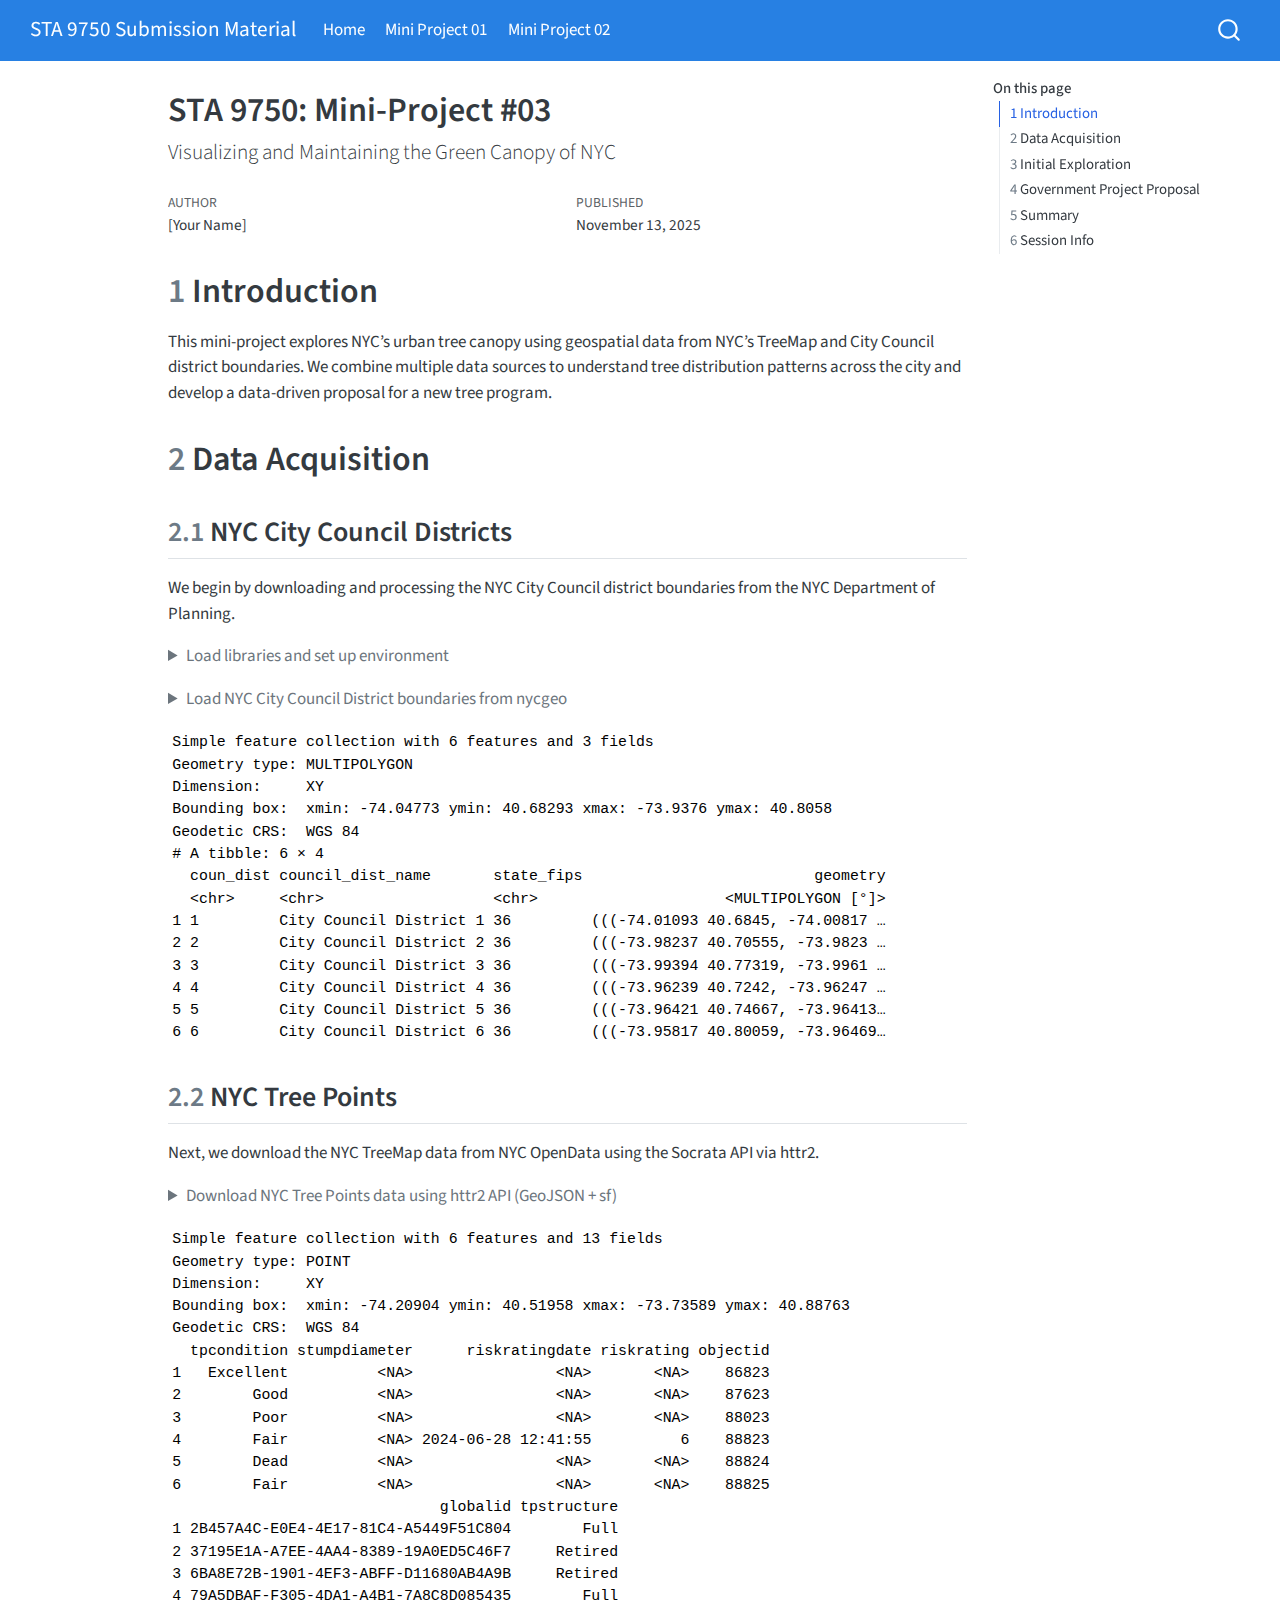
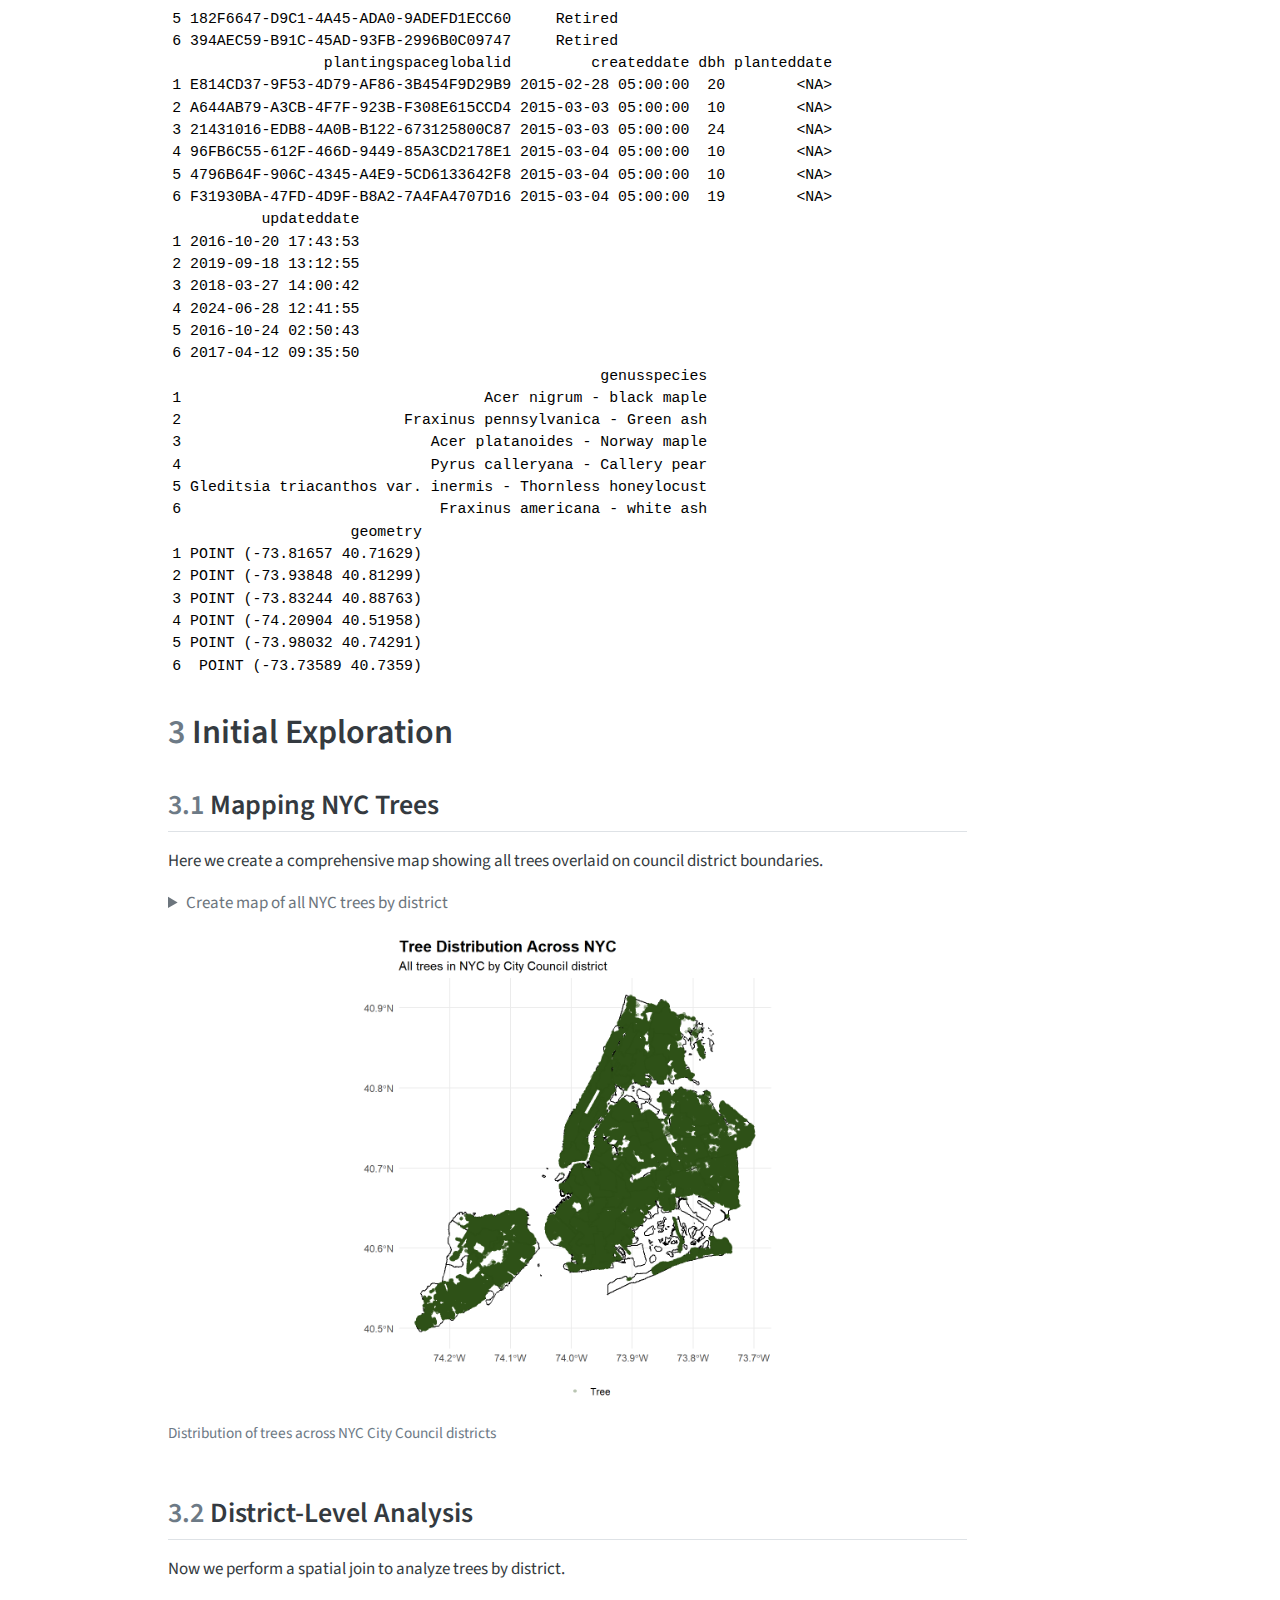
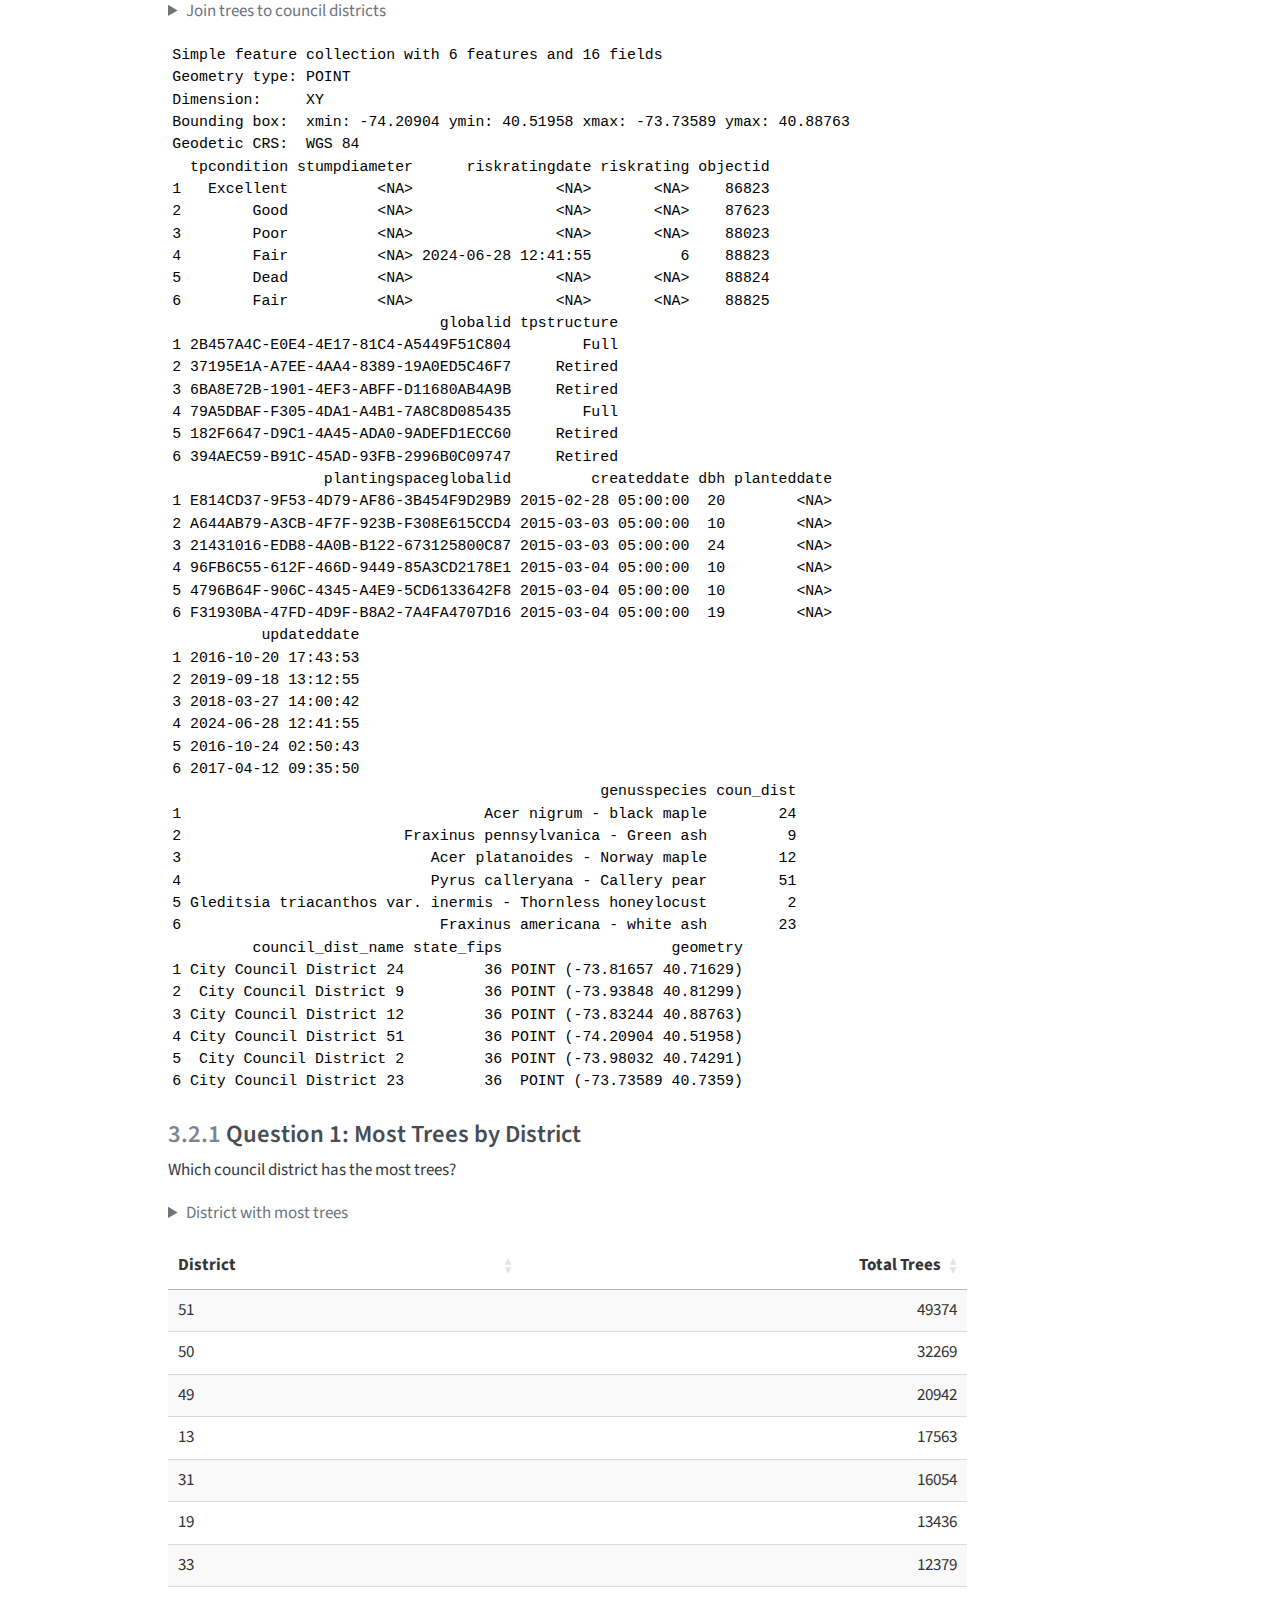
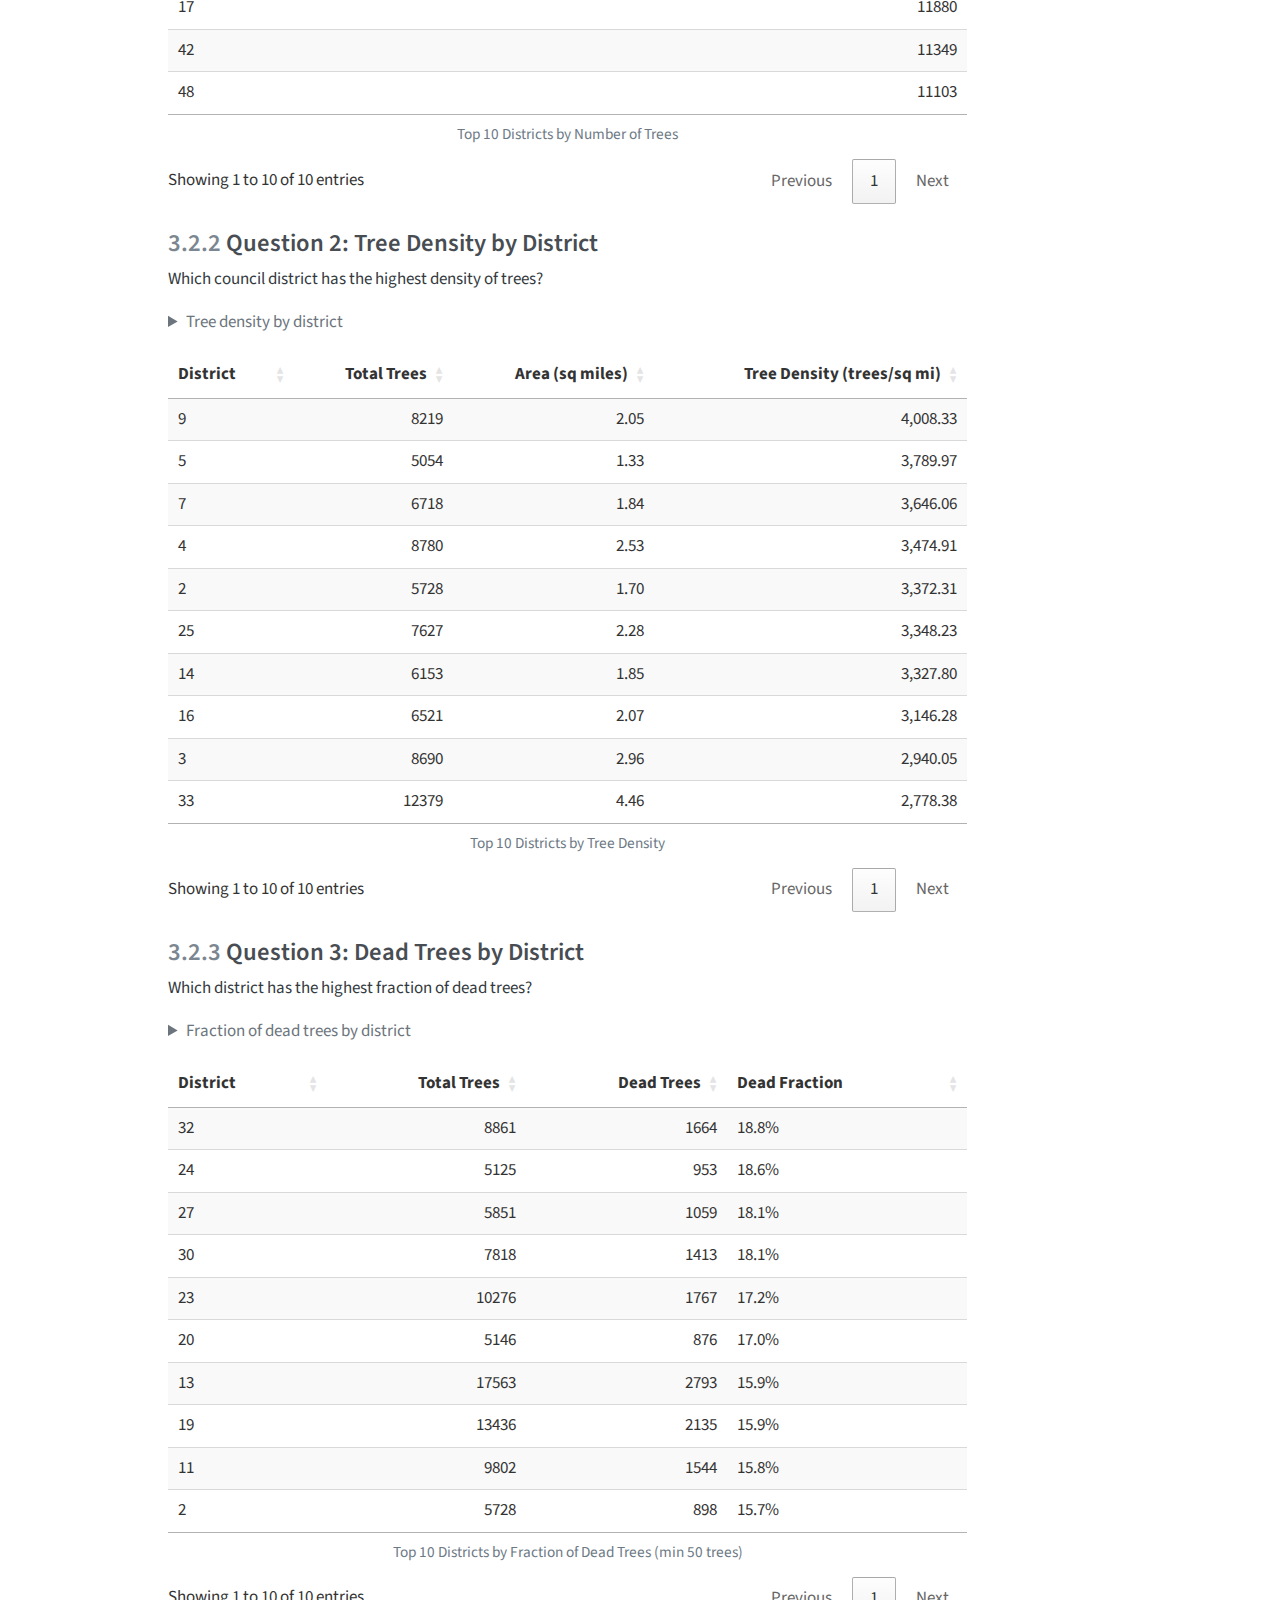
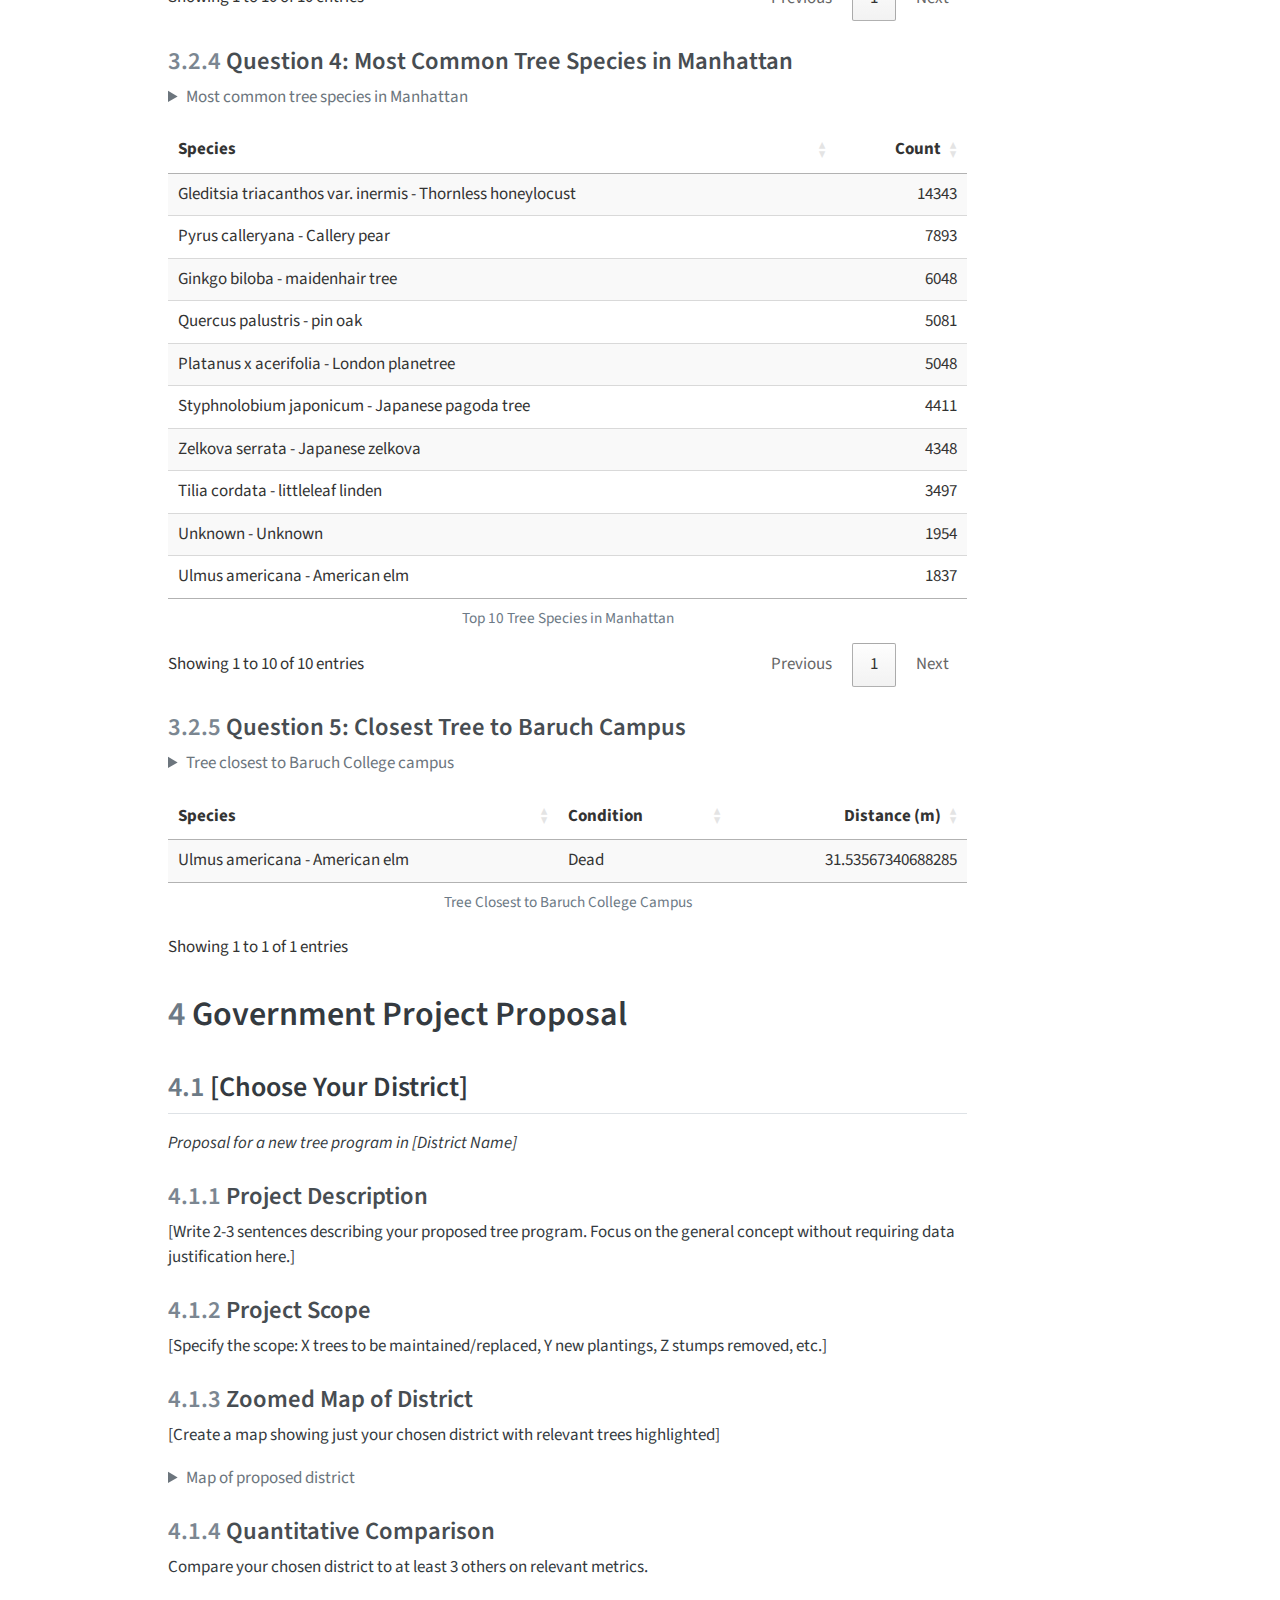
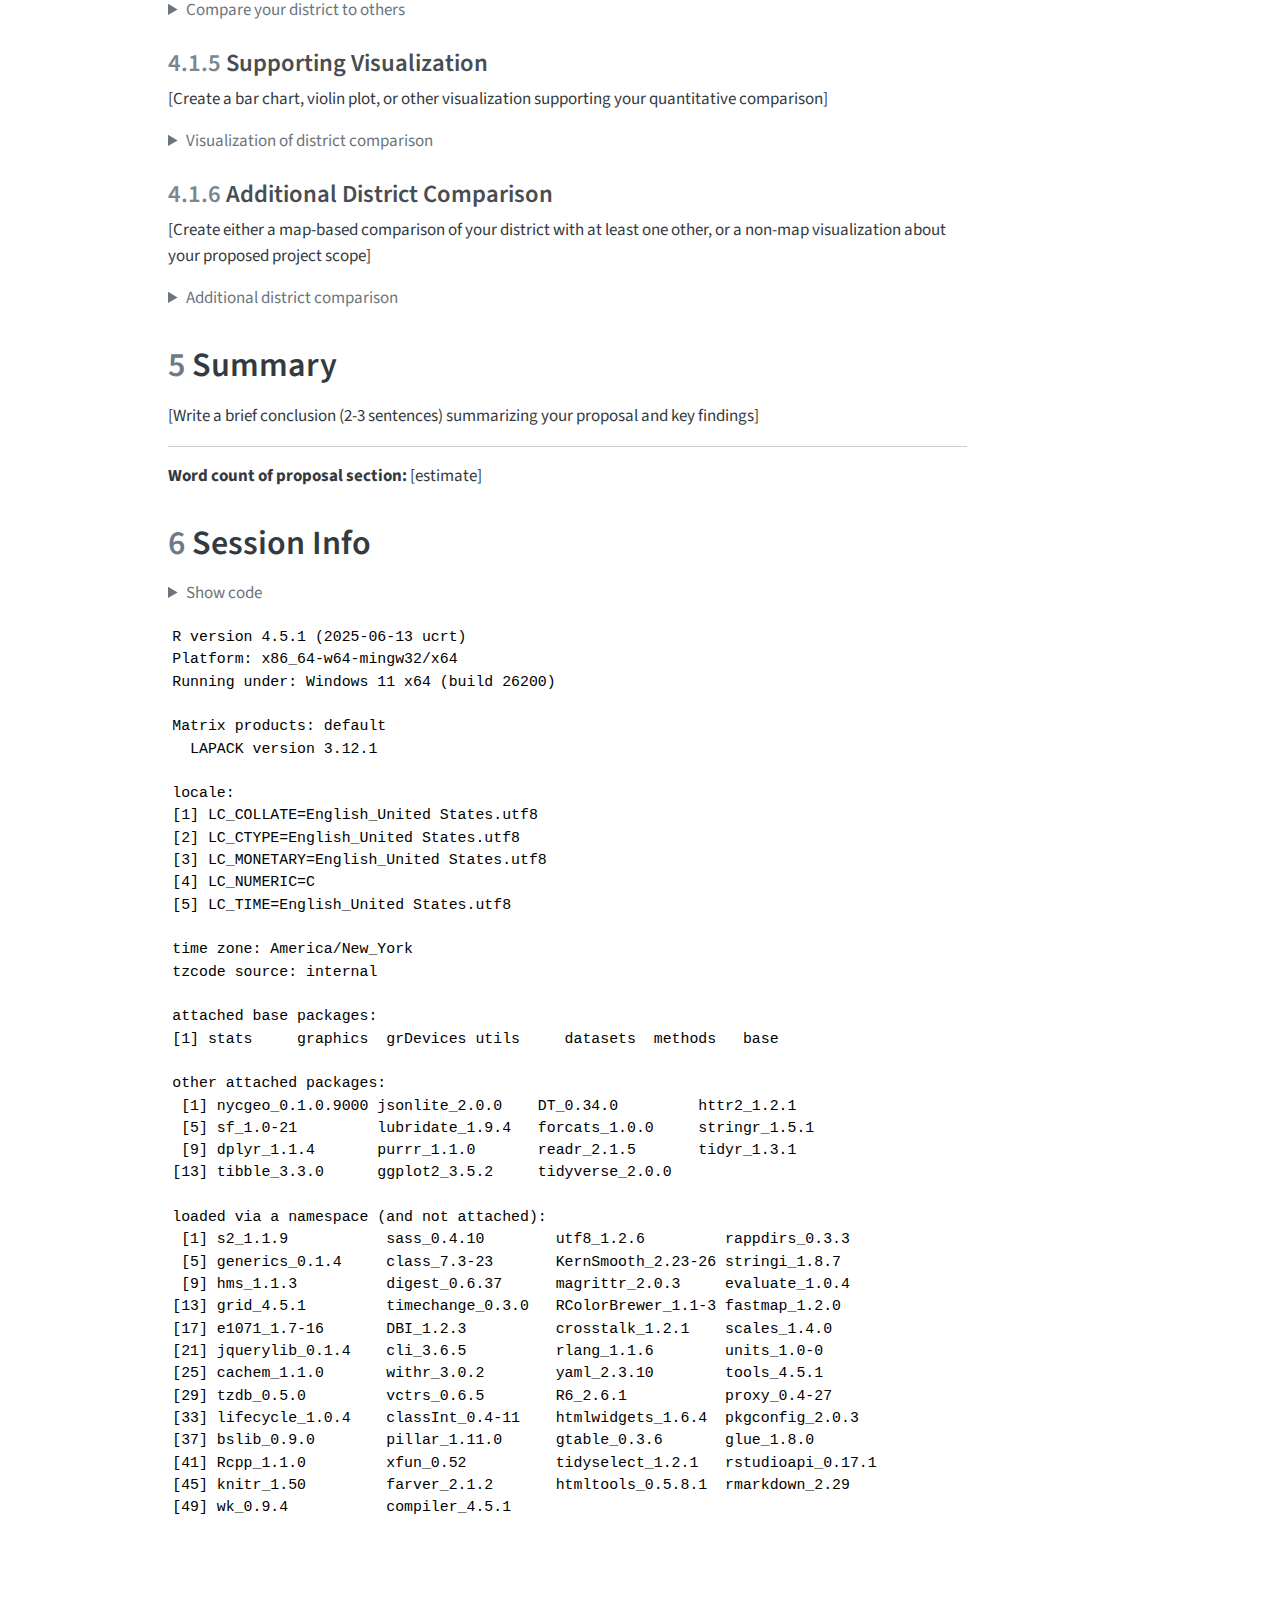
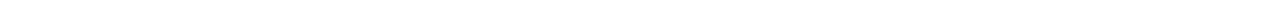
<file: docs/mp03.html>
<!DOCTYPE html>
<html xmlns="http://www.w3.org/1999/xhtml" lang="en" xml:lang="en"><head>

<meta charset="utf-8">
<meta name="generator" content="quarto-1.7.33">

<meta name="viewport" content="width=device-width, initial-scale=1.0, user-scalable=yes">

<meta name="author" content="[Your Name]">
<meta name="dcterms.date" content="2025-11-13">

<title>STA 9750: Mini-Project #03 – STA 9750 Submission Material</title>
<style>
code{white-space: pre-wrap;}
span.smallcaps{font-variant: small-caps;}
div.columns{display: flex; gap: min(4vw, 1.5em);}
div.column{flex: auto; overflow-x: auto;}
div.hanging-indent{margin-left: 1.5em; text-indent: -1.5em;}
ul.task-list{list-style: none;}
ul.task-list li input[type="checkbox"] {
  width: 0.8em;
  margin: 0 0.8em 0.2em -1em; /* quarto-specific, see https://github.com/quarto-dev/quarto-cli/issues/4556 */ 
  vertical-align: middle;
}
/* CSS for syntax highlighting */
html { -webkit-text-size-adjust: 100%; }
pre > code.sourceCode { white-space: pre; position: relative; }
pre > code.sourceCode > span { display: inline-block; line-height: 1.25; }
pre > code.sourceCode > span:empty { height: 1.2em; }
.sourceCode { overflow: visible; }
code.sourceCode > span { color: inherit; text-decoration: inherit; }
div.sourceCode { margin: 1em 0; }
pre.sourceCode { margin: 0; }
@media screen {
div.sourceCode { overflow: auto; }
}
@media print {
pre > code.sourceCode { white-space: pre-wrap; }
pre > code.sourceCode > span { text-indent: -5em; padding-left: 5em; }
}
pre.numberSource code
  { counter-reset: source-line 0; }
pre.numberSource code > span
  { position: relative; left: -4em; counter-increment: source-line; }
pre.numberSource code > span > a:first-child::before
  { content: counter(source-line);
    position: relative; left: -1em; text-align: right; vertical-align: baseline;
    border: none; display: inline-block;
    -webkit-touch-callout: none; -webkit-user-select: none;
    -khtml-user-select: none; -moz-user-select: none;
    -ms-user-select: none; user-select: none;
    padding: 0 4px; width: 4em;
  }
pre.numberSource { margin-left: 3em;  padding-left: 4px; }
div.sourceCode
  {   }
@media screen {
pre > code.sourceCode > span > a:first-child::before { text-decoration: underline; }
}
</style>


<script src="site_libs/quarto-nav/quarto-nav.js"></script>
<script src="site_libs/quarto-nav/headroom.min.js"></script>
<script src="site_libs/clipboard/clipboard.min.js"></script>
<script src="site_libs/quarto-search/autocomplete.umd.js"></script>
<script src="site_libs/quarto-search/fuse.min.js"></script>
<script src="site_libs/quarto-search/quarto-search.js"></script>
<meta name="quarto:offset" content="./">
<script src="site_libs/quarto-html/quarto.js" type="module"></script>
<script src="site_libs/quarto-html/tabsets/tabsets.js" type="module"></script>
<script src="site_libs/quarto-html/popper.min.js"></script>
<script src="site_libs/quarto-html/tippy.umd.min.js"></script>
<script src="site_libs/quarto-html/anchor.min.js"></script>
<link href="site_libs/quarto-html/tippy.css" rel="stylesheet">
<link href="site_libs/quarto-html/quarto-syntax-highlighting-ea385d0e468b0dd5ea5bf0780b1290d9.css" rel="stylesheet" id="quarto-text-highlighting-styles">
<script src="site_libs/bootstrap/bootstrap.min.js"></script>
<link href="site_libs/bootstrap/bootstrap-icons.css" rel="stylesheet">
<link href="site_libs/bootstrap/bootstrap-b3aed8deb8408878d0e4e165d993d59e.min.css" rel="stylesheet" append-hash="true" id="quarto-bootstrap" data-mode="light">
<script id="quarto-search-options" type="application/json">{
  "location": "navbar",
  "copy-button": false,
  "collapse-after": 3,
  "panel-placement": "end",
  "type": "overlay",
  "limit": 50,
  "keyboard-shortcut": [
    "f",
    "/",
    "s"
  ],
  "show-item-context": false,
  "language": {
    "search-no-results-text": "No results",
    "search-matching-documents-text": "matching documents",
    "search-copy-link-title": "Copy link to search",
    "search-hide-matches-text": "Hide additional matches",
    "search-more-match-text": "more match in this document",
    "search-more-matches-text": "more matches in this document",
    "search-clear-button-title": "Clear",
    "search-text-placeholder": "",
    "search-detached-cancel-button-title": "Cancel",
    "search-submit-button-title": "Submit",
    "search-label": "Search"
  }
}</script>
<link href="site_libs/htmltools-fill-0.5.8.1/fill.css" rel="stylesheet">

<script src="site_libs/htmlwidgets-1.6.4/htmlwidgets.js"></script>

<link href="site_libs/datatables-css-0.0.0/datatables-crosstalk.css" rel="stylesheet">

<script src="site_libs/datatables-binding-0.34.0/datatables.js"></script>

<script src="site_libs/jquery-3.6.0/jquery-3.6.0.min.js"></script>

<link href="site_libs/dt-core-1.13.6/css/jquery.dataTables.min.css" rel="stylesheet">

<link href="site_libs/dt-core-1.13.6/css/jquery.dataTables.extra.css" rel="stylesheet">

<script src="site_libs/dt-core-1.13.6/js/jquery.dataTables.min.js"></script>

<link href="site_libs/crosstalk-1.2.1/css/crosstalk.min.css" rel="stylesheet">

<script src="site_libs/crosstalk-1.2.1/js/crosstalk.min.js"></script>



</head>

<body class="nav-fixed quarto-light">

<div id="quarto-search-results"></div>
  <header id="quarto-header" class="headroom fixed-top">
    <nav class="navbar navbar-expand-lg " data-bs-theme="dark">
      <div class="navbar-container container-fluid">
      <div class="navbar-brand-container mx-auto">
    <a class="navbar-brand" href="./index.html">
    <span class="navbar-title">STA 9750 Submission Material</span>
    </a>
  </div>
            <div id="quarto-search" class="" title="Search"></div>
          <button class="navbar-toggler" type="button" data-bs-toggle="collapse" data-bs-target="#navbarCollapse" aria-controls="navbarCollapse" role="menu" aria-expanded="false" aria-label="Toggle navigation" onclick="if (window.quartoToggleHeadroom) { window.quartoToggleHeadroom(); }">
  <span class="navbar-toggler-icon"></span>
</button>
          <div class="collapse navbar-collapse" id="navbarCollapse">
            <ul class="navbar-nav navbar-nav-scroll me-auto">
  <li class="nav-item">
    <a class="nav-link" href="./index.html"> 
<span class="menu-text">Home</span></a>
  </li>  
  <li class="nav-item">
    <a class="nav-link" href="./mp01.html"> 
<span class="menu-text">Mini Project 01</span></a>
  </li>  
  <li class="nav-item">
    <a class="nav-link" href="./mp02.html"> 
<span class="menu-text">Mini Project 02</span></a>
  </li>  
</ul>
          </div> <!-- /navcollapse -->
            <div class="quarto-navbar-tools">
</div>
      </div> <!-- /container-fluid -->
    </nav>
</header>
<!-- content -->
<div id="quarto-content" class="quarto-container page-columns page-rows-contents page-layout-article page-navbar">
<!-- sidebar -->
<!-- margin-sidebar -->
    <div id="quarto-margin-sidebar" class="sidebar margin-sidebar">
        <nav id="TOC" role="doc-toc" class="toc-active">
    <h2 id="toc-title">On this page</h2>
   
  <ul>
  <li><a href="#introduction" id="toc-introduction" class="nav-link active" data-scroll-target="#introduction"><span class="header-section-number">1</span> Introduction</a></li>
  <li><a href="#data-acquisition" id="toc-data-acquisition" class="nav-link" data-scroll-target="#data-acquisition"><span class="header-section-number">2</span> Data Acquisition</a>
  <ul class="collapse">
  <li><a href="#nyc-city-council-districts" id="toc-nyc-city-council-districts" class="nav-link" data-scroll-target="#nyc-city-council-districts"><span class="header-section-number">2.1</span> NYC City Council Districts</a></li>
  <li><a href="#nyc-tree-points" id="toc-nyc-tree-points" class="nav-link" data-scroll-target="#nyc-tree-points"><span class="header-section-number">2.2</span> NYC Tree Points</a></li>
  </ul></li>
  <li><a href="#initial-exploration" id="toc-initial-exploration" class="nav-link" data-scroll-target="#initial-exploration"><span class="header-section-number">3</span> Initial Exploration</a>
  <ul class="collapse">
  <li><a href="#mapping-nyc-trees" id="toc-mapping-nyc-trees" class="nav-link" data-scroll-target="#mapping-nyc-trees"><span class="header-section-number">3.1</span> Mapping NYC Trees</a></li>
  <li><a href="#district-level-analysis" id="toc-district-level-analysis" class="nav-link" data-scroll-target="#district-level-analysis"><span class="header-section-number">3.2</span> District-Level Analysis</a>
  <ul class="collapse">
  <li><a href="#question-1-most-trees-by-district" id="toc-question-1-most-trees-by-district" class="nav-link" data-scroll-target="#question-1-most-trees-by-district"><span class="header-section-number">3.2.1</span> Question 1: Most Trees by District</a></li>
  <li><a href="#question-2-tree-density-by-district" id="toc-question-2-tree-density-by-district" class="nav-link" data-scroll-target="#question-2-tree-density-by-district"><span class="header-section-number">3.2.2</span> Question 2: Tree Density by District</a></li>
  <li><a href="#question-3-dead-trees-by-district" id="toc-question-3-dead-trees-by-district" class="nav-link" data-scroll-target="#question-3-dead-trees-by-district"><span class="header-section-number">3.2.3</span> Question 3: Dead Trees by District</a></li>
  <li><a href="#question-4-most-common-tree-species-in-manhattan" id="toc-question-4-most-common-tree-species-in-manhattan" class="nav-link" data-scroll-target="#question-4-most-common-tree-species-in-manhattan"><span class="header-section-number">3.2.4</span> Question 4: Most Common Tree Species in Manhattan</a></li>
  <li><a href="#question-5-closest-tree-to-baruch-campus" id="toc-question-5-closest-tree-to-baruch-campus" class="nav-link" data-scroll-target="#question-5-closest-tree-to-baruch-campus"><span class="header-section-number">3.2.5</span> Question 5: Closest Tree to Baruch Campus</a></li>
  </ul></li>
  </ul></li>
  <li><a href="#government-project-proposal" id="toc-government-project-proposal" class="nav-link" data-scroll-target="#government-project-proposal"><span class="header-section-number">4</span> Government Project Proposal</a>
  <ul class="collapse">
  <li><a href="#choose-your-district" id="toc-choose-your-district" class="nav-link" data-scroll-target="#choose-your-district"><span class="header-section-number">4.1</span> [Choose Your District]</a>
  <ul class="collapse">
  <li><a href="#project-description" id="toc-project-description" class="nav-link" data-scroll-target="#project-description"><span class="header-section-number">4.1.1</span> Project Description</a></li>
  <li><a href="#project-scope" id="toc-project-scope" class="nav-link" data-scroll-target="#project-scope"><span class="header-section-number">4.1.2</span> Project Scope</a></li>
  <li><a href="#zoomed-map-of-district" id="toc-zoomed-map-of-district" class="nav-link" data-scroll-target="#zoomed-map-of-district"><span class="header-section-number">4.1.3</span> Zoomed Map of District</a></li>
  <li><a href="#quantitative-comparison" id="toc-quantitative-comparison" class="nav-link" data-scroll-target="#quantitative-comparison"><span class="header-section-number">4.1.4</span> Quantitative Comparison</a></li>
  <li><a href="#supporting-visualization" id="toc-supporting-visualization" class="nav-link" data-scroll-target="#supporting-visualization"><span class="header-section-number">4.1.5</span> Supporting Visualization</a></li>
  <li><a href="#additional-district-comparison" id="toc-additional-district-comparison" class="nav-link" data-scroll-target="#additional-district-comparison"><span class="header-section-number">4.1.6</span> Additional District Comparison</a></li>
  </ul></li>
  </ul></li>
  <li><a href="#summary" id="toc-summary" class="nav-link" data-scroll-target="#summary"><span class="header-section-number">5</span> Summary</a></li>
  <li><a href="#session-info" id="toc-session-info" class="nav-link" data-scroll-target="#session-info"><span class="header-section-number">6</span> Session Info</a></li>
  </ul>
</nav>
    </div>
<!-- main -->
<main class="content" id="quarto-document-content">

<header id="title-block-header" class="quarto-title-block default">
<div class="quarto-title">
<h1 class="title">STA 9750: Mini-Project #03</h1>
<p class="subtitle lead">Visualizing and Maintaining the Green Canopy of NYC</p>
</div>



<div class="quarto-title-meta">

    <div>
    <div class="quarto-title-meta-heading">Author</div>
    <div class="quarto-title-meta-contents">
             <p>[Your Name] </p>
          </div>
  </div>
    
    <div>
    <div class="quarto-title-meta-heading">Published</div>
    <div class="quarto-title-meta-contents">
      <p class="date">November 13, 2025</p>
    </div>
  </div>
  
    
  </div>
  


</header>


<section id="introduction" class="level1" data-number="1">
<h1 data-number="1"><span class="header-section-number">1</span> Introduction</h1>
<p>This mini-project explores NYC’s urban tree canopy using geospatial data from NYC’s TreeMap and City Council district boundaries. We combine multiple data sources to understand tree distribution patterns across the city and develop a data-driven proposal for a new tree program.</p>
</section>
<section id="data-acquisition" class="level1" data-number="2">
<h1 data-number="2"><span class="header-section-number">2</span> Data Acquisition</h1>
<section id="nyc-city-council-districts" class="level2" data-number="2.1">
<h2 data-number="2.1" class="anchored" data-anchor-id="nyc-city-council-districts"><span class="header-section-number">2.1</span> NYC City Council Districts</h2>
<p>We begin by downloading and processing the NYC City Council district boundaries from the NYC Department of Planning.</p>
<div class="cell">
<details class="code-fold">
<summary>Load libraries and set up environment</summary>
<div class="sourceCode cell-code" id="cb1"><pre class="sourceCode r code-with-copy"><code class="sourceCode r"><span id="cb1-1"><a href="#cb1-1" aria-hidden="true" tabindex="-1"></a><span class="fu">library</span>(tidyverse)</span>
<span id="cb1-2"><a href="#cb1-2" aria-hidden="true" tabindex="-1"></a><span class="fu">library</span>(sf)</span>
<span id="cb1-3"><a href="#cb1-3" aria-hidden="true" tabindex="-1"></a><span class="fu">library</span>(ggplot2)</span>
<span id="cb1-4"><a href="#cb1-4" aria-hidden="true" tabindex="-1"></a><span class="fu">library</span>(httr2)</span>
<span id="cb1-5"><a href="#cb1-5" aria-hidden="true" tabindex="-1"></a><span class="fu">library</span>(DT)</span>
<span id="cb1-6"><a href="#cb1-6" aria-hidden="true" tabindex="-1"></a><span class="fu">library</span>(jsonlite)</span>
<span id="cb1-7"><a href="#cb1-7" aria-hidden="true" tabindex="-1"></a></span>
<span id="cb1-8"><a href="#cb1-8" aria-hidden="true" tabindex="-1"></a><span class="co"># Set data directory</span></span>
<span id="cb1-9"><a href="#cb1-9" aria-hidden="true" tabindex="-1"></a>data_dir <span class="ot">&lt;-</span> <span class="st">"data/mp03"</span></span>
<span id="cb1-10"><a href="#cb1-10" aria-hidden="true" tabindex="-1"></a><span class="cf">if</span> (<span class="sc">!</span><span class="fu">dir.exists</span>(data_dir)) {</span>
<span id="cb1-11"><a href="#cb1-11" aria-hidden="true" tabindex="-1"></a>  <span class="fu">dir.create</span>(data_dir, <span class="at">recursive =</span> <span class="cn">TRUE</span>)</span>
<span id="cb1-12"><a href="#cb1-12" aria-hidden="true" tabindex="-1"></a>}</span>
<span id="cb1-13"><a href="#cb1-13" aria-hidden="true" tabindex="-1"></a></span>
<span id="cb1-14"><a href="#cb1-14" aria-hidden="true" tabindex="-1"></a><span class="co"># Install nycgeo if needed</span></span>
<span id="cb1-15"><a href="#cb1-15" aria-hidden="true" tabindex="-1"></a><span class="cf">if</span> (<span class="sc">!</span><span class="fu">require</span>(<span class="st">"nycgeo"</span>, <span class="at">quietly =</span> <span class="cn">TRUE</span>)) {</span>
<span id="cb1-16"><a href="#cb1-16" aria-hidden="true" tabindex="-1"></a>  <span class="fu">message</span>(<span class="st">"Installing nycgeo package..."</span>)</span>
<span id="cb1-17"><a href="#cb1-17" aria-hidden="true" tabindex="-1"></a>  devtools<span class="sc">::</span><span class="fu">install_github</span>(<span class="st">"mfherman/nycgeo"</span>)</span>
<span id="cb1-18"><a href="#cb1-18" aria-hidden="true" tabindex="-1"></a>  <span class="fu">library</span>(nycgeo)</span>
<span id="cb1-19"><a href="#cb1-19" aria-hidden="true" tabindex="-1"></a>}</span></code><button title="Copy to Clipboard" class="code-copy-button"><i class="bi"></i></button></pre></div>
</details>
</div>
<div class="cell">
<details class="code-fold">
<summary>Load NYC City Council District boundaries from nycgeo</summary>
<div class="sourceCode cell-code" id="cb2"><pre class="sourceCode r code-with-copy"><code class="sourceCode r"><span id="cb2-1"><a href="#cb2-1" aria-hidden="true" tabindex="-1"></a><span class="co"># Load city council districts from nycgeo package</span></span>
<span id="cb2-2"><a href="#cb2-2" aria-hidden="true" tabindex="-1"></a><span class="co"># This package already has the boundaries clipped to shoreline</span></span>
<span id="cb2-3"><a href="#cb2-3" aria-hidden="true" tabindex="-1"></a><span class="fu">library</span>(nycgeo)</span>
<span id="cb2-4"><a href="#cb2-4" aria-hidden="true" tabindex="-1"></a></span>
<span id="cb2-5"><a href="#cb2-5" aria-hidden="true" tabindex="-1"></a>districts <span class="ot">&lt;-</span> council_sf <span class="sc">|&gt;</span></span>
<span id="cb2-6"><a href="#cb2-6" aria-hidden="true" tabindex="-1"></a>  <span class="fu">st_transform</span>(<span class="at">crs =</span> <span class="st">"WGS84"</span>) <span class="sc">|&gt;</span></span>
<span id="cb2-7"><a href="#cb2-7" aria-hidden="true" tabindex="-1"></a>  <span class="fu">rename</span>(<span class="at">coun_dist =</span> council_dist_id) <span class="sc">|&gt;</span></span>
<span id="cb2-8"><a href="#cb2-8" aria-hidden="true" tabindex="-1"></a>  <span class="fu">mutate</span>(<span class="at">geometry =</span> <span class="fu">st_simplify</span>(geometry, <span class="at">dTolerance =</span> <span class="dv">5</span>))</span>
<span id="cb2-9"><a href="#cb2-9" aria-hidden="true" tabindex="-1"></a></span>
<span id="cb2-10"><a href="#cb2-10" aria-hidden="true" tabindex="-1"></a><span class="co"># Preview</span></span>
<span id="cb2-11"><a href="#cb2-11" aria-hidden="true" tabindex="-1"></a><span class="fu">head</span>(districts)</span></code><button title="Copy to Clipboard" class="code-copy-button"><i class="bi"></i></button></pre></div>
</details>
<div class="cell-output cell-output-stdout">
<pre><code>Simple feature collection with 6 features and 3 fields
Geometry type: MULTIPOLYGON
Dimension:     XY
Bounding box:  xmin: -74.04773 ymin: 40.68293 xmax: -73.9376 ymax: 40.8058
Geodetic CRS:  WGS 84
# A tibble: 6 × 4
  coun_dist council_dist_name       state_fips                          geometry
  &lt;chr&gt;     &lt;chr&gt;                   &lt;chr&gt;                     &lt;MULTIPOLYGON [°]&gt;
1 1         City Council District 1 36         (((-74.01093 40.6845, -74.00817 …
2 2         City Council District 2 36         (((-73.98237 40.70555, -73.9823 …
3 3         City Council District 3 36         (((-73.99394 40.77319, -73.9961 …
4 4         City Council District 4 36         (((-73.96239 40.7242, -73.96247 …
5 5         City Council District 5 36         (((-73.96421 40.74667, -73.96413…
6 6         City Council District 6 36         (((-73.95817 40.80059, -73.96469…</code></pre>
</div>
</div>
</section>
<section id="nyc-tree-points" class="level2" data-number="2.2">
<h2 data-number="2.2" class="anchored" data-anchor-id="nyc-tree-points"><span class="header-section-number">2.2</span> NYC Tree Points</h2>
<p>Next, we download the NYC TreeMap data from NYC OpenData using the Socrata API via httr2.</p>
<div class="cell">
<details class="code-fold">
<summary>Download NYC Tree Points data using httr2 API (GeoJSON + sf)</summary>
<div class="sourceCode cell-code" id="cb4"><pre class="sourceCode r code-with-copy"><code class="sourceCode r"><span id="cb4-1"><a href="#cb4-1" aria-hidden="true" tabindex="-1"></a><span class="fu">library</span>(sf)</span>
<span id="cb4-2"><a href="#cb4-2" aria-hidden="true" tabindex="-1"></a><span class="fu">library</span>(httr2)</span>
<span id="cb4-3"><a href="#cb4-3" aria-hidden="true" tabindex="-1"></a><span class="fu">library</span>(dplyr)</span>
<span id="cb4-4"><a href="#cb4-4" aria-hidden="true" tabindex="-1"></a></span>
<span id="cb4-5"><a href="#cb4-5" aria-hidden="true" tabindex="-1"></a><span class="co"># GeoJSON endpoint for Forestry Tree Points</span></span>
<span id="cb4-6"><a href="#cb4-6" aria-hidden="true" tabindex="-1"></a>tree_base_url <span class="ot">&lt;-</span> <span class="st">"https://data.cityofnewyork.us/resource/hn5i-inap.geojson"</span></span>
<span id="cb4-7"><a href="#cb4-7" aria-hidden="true" tabindex="-1"></a></span>
<span id="cb4-8"><a href="#cb4-8" aria-hidden="true" tabindex="-1"></a>download_trees <span class="ot">&lt;-</span> <span class="cf">function</span>(<span class="at">data_dir   =</span> <span class="st">"data/mp03"</span>,</span>
<span id="cb4-9"><a href="#cb4-9" aria-hidden="true" tabindex="-1"></a>                           <span class="at">base_url   =</span> tree_base_url,</span>
<span id="cb4-10"><a href="#cb4-10" aria-hidden="true" tabindex="-1"></a>                           <span class="at">chunk_size =</span> <span class="dv">10000</span>,</span>
<span id="cb4-11"><a href="#cb4-11" aria-hidden="true" tabindex="-1"></a>                           <span class="at">max_chunks =</span> <span class="dv">50</span>) {</span>
<span id="cb4-12"><a href="#cb4-12" aria-hidden="true" tabindex="-1"></a></span>
<span id="cb4-13"><a href="#cb4-13" aria-hidden="true" tabindex="-1"></a>  tree_dir <span class="ot">&lt;-</span> <span class="fu">file.path</span>(data_dir, <span class="st">"tree_points"</span>)</span>
<span id="cb4-14"><a href="#cb4-14" aria-hidden="true" tabindex="-1"></a>  <span class="cf">if</span> (<span class="sc">!</span><span class="fu">dir.exists</span>(tree_dir)) {</span>
<span id="cb4-15"><a href="#cb4-15" aria-hidden="true" tabindex="-1"></a>    <span class="fu">dir.create</span>(tree_dir, <span class="at">recursive =</span> <span class="cn">TRUE</span>)</span>
<span id="cb4-16"><a href="#cb4-16" aria-hidden="true" tabindex="-1"></a>  }</span>
<span id="cb4-17"><a href="#cb4-17" aria-hidden="true" tabindex="-1"></a></span>
<span id="cb4-18"><a href="#cb4-18" aria-hidden="true" tabindex="-1"></a>  all_chunks <span class="ot">&lt;-</span> <span class="fu">list</span>()</span>
<span id="cb4-19"><a href="#cb4-19" aria-hidden="true" tabindex="-1"></a>  chunk_id   <span class="ot">&lt;-</span> <span class="dv">1</span></span>
<span id="cb4-20"><a href="#cb4-20" aria-hidden="true" tabindex="-1"></a></span>
<span id="cb4-21"><a href="#cb4-21" aria-hidden="true" tabindex="-1"></a>  <span class="cf">repeat</span> {</span>
<span id="cb4-22"><a href="#cb4-22" aria-hidden="true" tabindex="-1"></a>    offset  <span class="ot">&lt;-</span> (chunk_id <span class="sc">-</span> <span class="dv">1</span>) <span class="sc">*</span> chunk_size</span>
<span id="cb4-23"><a href="#cb4-23" aria-hidden="true" tabindex="-1"></a>    f_path  <span class="ot">&lt;-</span> <span class="fu">file.path</span>(tree_dir, <span class="fu">sprintf</span>(<span class="st">"trees_%05d.geojson"</span>, chunk_id))</span>
<span id="cb4-24"><a href="#cb4-24" aria-hidden="true" tabindex="-1"></a></span>
<span id="cb4-25"><a href="#cb4-25" aria-hidden="true" tabindex="-1"></a>    <span class="cf">if</span> (<span class="sc">!</span><span class="fu">file.exists</span>(f_path)) {</span>
<span id="cb4-26"><a href="#cb4-26" aria-hidden="true" tabindex="-1"></a>      <span class="fu">message</span>(<span class="st">"Downloading chunk "</span>, chunk_id,</span>
<span id="cb4-27"><a href="#cb4-27" aria-hidden="true" tabindex="-1"></a>              <span class="st">" (offset = "</span>, offset, <span class="st">", limit = "</span>, chunk_size, <span class="st">")"</span>)</span>
<span id="cb4-28"><a href="#cb4-28" aria-hidden="true" tabindex="-1"></a></span>
<span id="cb4-29"><a href="#cb4-29" aria-hidden="true" tabindex="-1"></a>      resp <span class="ot">&lt;-</span> <span class="fu">request</span>(base_url) <span class="sc">|&gt;</span></span>
<span id="cb4-30"><a href="#cb4-30" aria-hidden="true" tabindex="-1"></a>        <span class="fu">req_url_query</span>(</span>
<span id="cb4-31"><a href="#cb4-31" aria-hidden="true" tabindex="-1"></a>          <span class="st">`</span><span class="at">$limit</span><span class="st">`</span>  <span class="ot">=</span> chunk_size,</span>
<span id="cb4-32"><a href="#cb4-32" aria-hidden="true" tabindex="-1"></a>          <span class="st">`</span><span class="at">$offset</span><span class="st">`</span> <span class="ot">=</span> offset</span>
<span id="cb4-33"><a href="#cb4-33" aria-hidden="true" tabindex="-1"></a>        ) <span class="sc">|&gt;</span></span>
<span id="cb4-34"><a href="#cb4-34" aria-hidden="true" tabindex="-1"></a>        <span class="fu">req_perform</span>()</span>
<span id="cb4-35"><a href="#cb4-35" aria-hidden="true" tabindex="-1"></a></span>
<span id="cb4-36"><a href="#cb4-36" aria-hidden="true" tabindex="-1"></a>      <span class="cf">if</span> (<span class="fu">resp_status</span>(resp) <span class="sc">!=</span> <span class="dv">200</span>) {</span>
<span id="cb4-37"><a href="#cb4-37" aria-hidden="true" tabindex="-1"></a>        <span class="fu">stop</span>(<span class="st">"API request failed with status "</span>, <span class="fu">resp_status</span>(resp))</span>
<span id="cb4-38"><a href="#cb4-38" aria-hidden="true" tabindex="-1"></a>      }</span>
<span id="cb4-39"><a href="#cb4-39" aria-hidden="true" tabindex="-1"></a></span>
<span id="cb4-40"><a href="#cb4-40" aria-hidden="true" tabindex="-1"></a>      <span class="co"># Save raw GeoJSON bytes</span></span>
<span id="cb4-41"><a href="#cb4-41" aria-hidden="true" tabindex="-1"></a>      <span class="fu">writeBin</span>(<span class="fu">resp_body_raw</span>(resp), f_path)</span>
<span id="cb4-42"><a href="#cb4-42" aria-hidden="true" tabindex="-1"></a>    } <span class="cf">else</span> {</span>
<span id="cb4-43"><a href="#cb4-43" aria-hidden="true" tabindex="-1"></a>      <span class="fu">message</span>(<span class="st">"Using cached file: "</span>, <span class="fu">basename</span>(f_path))</span>
<span id="cb4-44"><a href="#cb4-44" aria-hidden="true" tabindex="-1"></a>    }</span>
<span id="cb4-45"><a href="#cb4-45" aria-hidden="true" tabindex="-1"></a></span>
<span id="cb4-46"><a href="#cb4-46" aria-hidden="true" tabindex="-1"></a>    <span class="co"># Read GeoJSON as sf</span></span>
<span id="cb4-47"><a href="#cb4-47" aria-hidden="true" tabindex="-1"></a>    this_sf <span class="ot">&lt;-</span> <span class="fu">st_read</span>(f_path, <span class="at">quiet =</span> <span class="cn">TRUE</span>)</span>
<span id="cb4-48"><a href="#cb4-48" aria-hidden="true" tabindex="-1"></a></span>
<span id="cb4-49"><a href="#cb4-49" aria-hidden="true" tabindex="-1"></a>    <span class="co"># 🔧 Force planteddate to a consistent type across chunks</span></span>
<span id="cb4-50"><a href="#cb4-50" aria-hidden="true" tabindex="-1"></a>    <span class="cf">if</span> (<span class="st">"planteddate"</span> <span class="sc">%in%</span> <span class="fu">names</span>(this_sf)) {</span>
<span id="cb4-51"><a href="#cb4-51" aria-hidden="true" tabindex="-1"></a>      this_sf <span class="ot">&lt;-</span> this_sf <span class="sc">|&gt;</span></span>
<span id="cb4-52"><a href="#cb4-52" aria-hidden="true" tabindex="-1"></a>        <span class="fu">mutate</span>(<span class="at">planteddate =</span> <span class="fu">as.character</span>(planteddate))</span>
<span id="cb4-53"><a href="#cb4-53" aria-hidden="true" tabindex="-1"></a>    }</span>
<span id="cb4-54"><a href="#cb4-54" aria-hidden="true" tabindex="-1"></a></span>
<span id="cb4-55"><a href="#cb4-55" aria-hidden="true" tabindex="-1"></a>    n_rows  <span class="ot">&lt;-</span> <span class="fu">nrow</span>(this_sf)</span>
<span id="cb4-56"><a href="#cb4-56" aria-hidden="true" tabindex="-1"></a>    <span class="fu">message</span>(<span class="st">"  -&gt; "</span>, n_rows, <span class="st">" rows in this chunk"</span>)</span>
<span id="cb4-57"><a href="#cb4-57" aria-hidden="true" tabindex="-1"></a></span>
<span id="cb4-58"><a href="#cb4-58" aria-hidden="true" tabindex="-1"></a>    <span class="co"># If this chunk is empty, delete and stop</span></span>
<span id="cb4-59"><a href="#cb4-59" aria-hidden="true" tabindex="-1"></a>    <span class="cf">if</span> (n_rows <span class="sc">==</span> <span class="dv">0</span>) {</span>
<span id="cb4-60"><a href="#cb4-60" aria-hidden="true" tabindex="-1"></a>      <span class="fu">file.remove</span>(f_path)</span>
<span id="cb4-61"><a href="#cb4-61" aria-hidden="true" tabindex="-1"></a>      <span class="cf">break</span></span>
<span id="cb4-62"><a href="#cb4-62" aria-hidden="true" tabindex="-1"></a>    }</span>
<span id="cb4-63"><a href="#cb4-63" aria-hidden="true" tabindex="-1"></a></span>
<span id="cb4-64"><a href="#cb4-64" aria-hidden="true" tabindex="-1"></a>    all_chunks[[chunk_id]] <span class="ot">&lt;-</span> this_sf</span>
<span id="cb4-65"><a href="#cb4-65" aria-hidden="true" tabindex="-1"></a></span>
<span id="cb4-66"><a href="#cb4-66" aria-hidden="true" tabindex="-1"></a>    <span class="co"># Stop when last chunk is not "full"</span></span>
<span id="cb4-67"><a href="#cb4-67" aria-hidden="true" tabindex="-1"></a>    <span class="cf">if</span> (n_rows <span class="sc">&lt;</span> chunk_size) <span class="cf">break</span></span>
<span id="cb4-68"><a href="#cb4-68" aria-hidden="true" tabindex="-1"></a></span>
<span id="cb4-69"><a href="#cb4-69" aria-hidden="true" tabindex="-1"></a>    chunk_id <span class="ot">&lt;-</span> chunk_id <span class="sc">+</span> <span class="dv">1</span></span>
<span id="cb4-70"><a href="#cb4-70" aria-hidden="true" tabindex="-1"></a>    <span class="cf">if</span> (chunk_id <span class="sc">&gt;</span> max_chunks) {</span>
<span id="cb4-71"><a href="#cb4-71" aria-hidden="true" tabindex="-1"></a>      <span class="fu">warning</span>(<span class="st">"Reached max_chunks; stopping early."</span>)</span>
<span id="cb4-72"><a href="#cb4-72" aria-hidden="true" tabindex="-1"></a>      <span class="cf">break</span></span>
<span id="cb4-73"><a href="#cb4-73" aria-hidden="true" tabindex="-1"></a>    }</span>
<span id="cb4-74"><a href="#cb4-74" aria-hidden="true" tabindex="-1"></a>  }</span>
<span id="cb4-75"><a href="#cb4-75" aria-hidden="true" tabindex="-1"></a></span>
<span id="cb4-76"><a href="#cb4-76" aria-hidden="true" tabindex="-1"></a>  <span class="co"># Combine all chunks</span></span>
<span id="cb4-77"><a href="#cb4-77" aria-hidden="true" tabindex="-1"></a>  tree_sf <span class="ot">&lt;-</span> <span class="fu">bind_rows</span>(all_chunks)</span>
<span id="cb4-78"><a href="#cb4-78" aria-hidden="true" tabindex="-1"></a></span>
<span id="cb4-79"><a href="#cb4-79" aria-hidden="true" tabindex="-1"></a>  <span class="fu">message</span>(<span class="st">"Total rows combined: "</span>, <span class="fu">nrow</span>(tree_sf))</span>
<span id="cb4-80"><a href="#cb4-80" aria-hidden="true" tabindex="-1"></a>  tree_sf</span>
<span id="cb4-81"><a href="#cb4-81" aria-hidden="true" tabindex="-1"></a>}</span>
<span id="cb4-82"><a href="#cb4-82" aria-hidden="true" tabindex="-1"></a></span>
<span id="cb4-83"><a href="#cb4-83" aria-hidden="true" tabindex="-1"></a><span class="co"># While developing, keep chunk_size small</span></span>
<span id="cb4-84"><a href="#cb4-84" aria-hidden="true" tabindex="-1"></a>trees <span class="ot">&lt;-</span> <span class="fu">download_trees</span>(<span class="at">data_dir =</span> data_dir, <span class="at">chunk_size =</span> <span class="dv">10000</span>)</span>
<span id="cb4-85"><a href="#cb4-85" aria-hidden="true" tabindex="-1"></a></span>
<span id="cb4-86"><a href="#cb4-86" aria-hidden="true" tabindex="-1"></a><span class="fu">head</span>(trees)</span></code><button title="Copy to Clipboard" class="code-copy-button"><i class="bi"></i></button></pre></div>
</details>
<div class="cell-output cell-output-stdout">
<pre><code>Simple feature collection with 6 features and 13 fields
Geometry type: POINT
Dimension:     XY
Bounding box:  xmin: -74.20904 ymin: 40.51958 xmax: -73.73589 ymax: 40.88763
Geodetic CRS:  WGS 84
  tpcondition stumpdiameter      riskratingdate riskrating objectid
1   Excellent          &lt;NA&gt;                &lt;NA&gt;       &lt;NA&gt;    86823
2        Good          &lt;NA&gt;                &lt;NA&gt;       &lt;NA&gt;    87623
3        Poor          &lt;NA&gt;                &lt;NA&gt;       &lt;NA&gt;    88023
4        Fair          &lt;NA&gt; 2024-06-28 12:41:55          6    88823
5        Dead          &lt;NA&gt;                &lt;NA&gt;       &lt;NA&gt;    88824
6        Fair          &lt;NA&gt;                &lt;NA&gt;       &lt;NA&gt;    88825
                              globalid tpstructure
1 2B457A4C-E0E4-4E17-81C4-A5449F51C804        Full
2 37195E1A-A7EE-4AA4-8389-19A0ED5C46F7     Retired
3 6BA8E72B-1901-4EF3-ABFF-D11680AB4A9B     Retired
4 79A5DBAF-F305-4DA1-A4B1-7A8C8D085435        Full
5 182F6647-D9C1-4A45-ADA0-9ADEFD1ECC60     Retired
6 394AEC59-B91C-45AD-93FB-2996B0C09747     Retired
                 plantingspaceglobalid         createddate dbh planteddate
1 E814CD37-9F53-4D79-AF86-3B454F9D29B9 2015-02-28 05:00:00  20        &lt;NA&gt;
2 A644AB79-A3CB-4F7F-923B-F308E615CCD4 2015-03-03 05:00:00  10        &lt;NA&gt;
3 21431016-EDB8-4A0B-B122-673125800C87 2015-03-03 05:00:00  24        &lt;NA&gt;
4 96FB6C55-612F-466D-9449-85A3CD2178E1 2015-03-04 05:00:00  10        &lt;NA&gt;
5 4796B64F-906C-4345-A4E9-5CD6133642F8 2015-03-04 05:00:00  10        &lt;NA&gt;
6 F31930BA-47FD-4D9F-B8A2-7A4FA4707D16 2015-03-04 05:00:00  19        &lt;NA&gt;
          updateddate
1 2016-10-20 17:43:53
2 2019-09-18 13:12:55
3 2018-03-27 14:00:42
4 2024-06-28 12:41:55
5 2016-10-24 02:50:43
6 2017-04-12 09:35:50
                                                genusspecies
1                                  Acer nigrum - black maple
2                         Fraxinus pennsylvanica - Green ash
3                            Acer platanoides - Norway maple
4                            Pyrus calleryana - Callery pear
5 Gleditsia triacanthos var. inermis - Thornless honeylocust
6                             Fraxinus americana - white ash
                    geometry
1 POINT (-73.81657 40.71629)
2 POINT (-73.93848 40.81299)
3 POINT (-73.83244 40.88763)
4 POINT (-74.20904 40.51958)
5 POINT (-73.98032 40.74291)
6  POINT (-73.73589 40.7359)</code></pre>
</div>
</div>
</section>
</section>
<section id="initial-exploration" class="level1" data-number="3">
<h1 data-number="3"><span class="header-section-number">3</span> Initial Exploration</h1>
<section id="mapping-nyc-trees" class="level2" data-number="3.1">
<h2 data-number="3.1" class="anchored" data-anchor-id="mapping-nyc-trees"><span class="header-section-number">3.1</span> Mapping NYC Trees</h2>
<p>Here we create a comprehensive map showing all trees overlaid on council district boundaries.</p>
<div class="cell">
<details class="code-fold">
<summary>Create map of all NYC trees by district</summary>
<div class="sourceCode cell-code" id="cb6"><pre class="sourceCode r code-with-copy"><code class="sourceCode r"><span id="cb6-1"><a href="#cb6-1" aria-hidden="true" tabindex="-1"></a><span class="co"># Create the map</span></span>
<span id="cb6-2"><a href="#cb6-2" aria-hidden="true" tabindex="-1"></a><span class="fu">ggplot</span>() <span class="sc">+</span></span>
<span id="cb6-3"><a href="#cb6-3" aria-hidden="true" tabindex="-1"></a>  <span class="fu">geom_sf</span>(</span>
<span id="cb6-4"><a href="#cb6-4" aria-hidden="true" tabindex="-1"></a>    <span class="at">data =</span> districts,</span>
<span id="cb6-5"><a href="#cb6-5" aria-hidden="true" tabindex="-1"></a>    <span class="at">fill =</span> <span class="cn">NA</span>,</span>
<span id="cb6-6"><a href="#cb6-6" aria-hidden="true" tabindex="-1"></a>    <span class="at">color =</span> <span class="st">"black"</span>,</span>
<span id="cb6-7"><a href="#cb6-7" aria-hidden="true" tabindex="-1"></a>    <span class="at">linewidth =</span> <span class="fl">0.5</span></span>
<span id="cb6-8"><a href="#cb6-8" aria-hidden="true" tabindex="-1"></a>  ) <span class="sc">+</span></span>
<span id="cb6-9"><a href="#cb6-9" aria-hidden="true" tabindex="-1"></a>  <span class="fu">geom_sf</span>(</span>
<span id="cb6-10"><a href="#cb6-10" aria-hidden="true" tabindex="-1"></a>    <span class="at">data =</span> trees,</span>
<span id="cb6-11"><a href="#cb6-11" aria-hidden="true" tabindex="-1"></a>    <span class="fu">aes</span>(<span class="at">color =</span> <span class="st">"Tree"</span>),</span>
<span id="cb6-12"><a href="#cb6-12" aria-hidden="true" tabindex="-1"></a>    <span class="at">size =</span> <span class="dv">1</span>,</span>
<span id="cb6-13"><a href="#cb6-13" aria-hidden="true" tabindex="-1"></a>    <span class="at">alpha =</span> <span class="fl">0.3</span></span>
<span id="cb6-14"><a href="#cb6-14" aria-hidden="true" tabindex="-1"></a>  ) <span class="sc">+</span></span>
<span id="cb6-15"><a href="#cb6-15" aria-hidden="true" tabindex="-1"></a>  <span class="fu">scale_color_manual</span>(<span class="at">values =</span> <span class="fu">c</span>(<span class="st">"Tree"</span> <span class="ot">=</span> <span class="st">"#2d5016"</span>)) <span class="sc">+</span></span>
<span id="cb6-16"><a href="#cb6-16" aria-hidden="true" tabindex="-1"></a>  <span class="fu">theme_minimal</span>() <span class="sc">+</span></span>
<span id="cb6-17"><a href="#cb6-17" aria-hidden="true" tabindex="-1"></a>  <span class="fu">theme</span>(</span>
<span id="cb6-18"><a href="#cb6-18" aria-hidden="true" tabindex="-1"></a>    <span class="at">legend.position =</span> <span class="st">"bottom"</span>,</span>
<span id="cb6-19"><a href="#cb6-19" aria-hidden="true" tabindex="-1"></a>    <span class="at">plot.title =</span> <span class="fu">element_text</span>(<span class="at">face =</span> <span class="st">"bold"</span>, <span class="at">size =</span> <span class="dv">14</span>),</span>
<span id="cb6-20"><a href="#cb6-20" aria-hidden="true" tabindex="-1"></a>    <span class="at">plot.subtitle =</span> <span class="fu">element_text</span>(<span class="at">size =</span> <span class="dv">11</span>)</span>
<span id="cb6-21"><a href="#cb6-21" aria-hidden="true" tabindex="-1"></a>  ) <span class="sc">+</span></span>
<span id="cb6-22"><a href="#cb6-22" aria-hidden="true" tabindex="-1"></a>  <span class="fu">labs</span>(</span>
<span id="cb6-23"><a href="#cb6-23" aria-hidden="true" tabindex="-1"></a>    <span class="at">title =</span> <span class="st">"Tree Distribution Across NYC"</span>,</span>
<span id="cb6-24"><a href="#cb6-24" aria-hidden="true" tabindex="-1"></a>    <span class="at">subtitle =</span> <span class="st">"All trees in NYC by City Council district"</span>,</span>
<span id="cb6-25"><a href="#cb6-25" aria-hidden="true" tabindex="-1"></a>    <span class="at">color =</span> <span class="st">""</span></span>
<span id="cb6-26"><a href="#cb6-26" aria-hidden="true" tabindex="-1"></a>  )</span></code><button title="Copy to Clipboard" class="code-copy-button"><i class="bi"></i></button></pre></div>
</details>
<div class="cell-output-display">
<div class="quarto-figure quarto-figure-center">
<figure class="figure">
<p><img src="mp03_files/figure-html/map-all-trees-1.png" class="img-fluid figure-img" width="960"></p>
<figcaption>Distribution of trees across NYC City Council districts</figcaption>
</figure>
</div>
</div>
</div>
</section>
<section id="district-level-analysis" class="level2" data-number="3.2">
<h2 data-number="3.2" class="anchored" data-anchor-id="district-level-analysis"><span class="header-section-number">3.2</span> District-Level Analysis</h2>
<p>Now we perform a spatial join to analyze trees by district.</p>
<div class="cell">
<details class="code-fold">
<summary>Join trees to council districts</summary>
<div class="sourceCode cell-code" id="cb7"><pre class="sourceCode r code-with-copy"><code class="sourceCode r"><span id="cb7-1"><a href="#cb7-1" aria-hidden="true" tabindex="-1"></a><span class="co"># Spatial join - trees to districts</span></span>
<span id="cb7-2"><a href="#cb7-2" aria-hidden="true" tabindex="-1"></a>trees_by_district <span class="ot">&lt;-</span> <span class="fu">st_join</span>(trees, districts, <span class="at">join =</span> st_intersects)</span>
<span id="cb7-3"><a href="#cb7-3" aria-hidden="true" tabindex="-1"></a></span>
<span id="cb7-4"><a href="#cb7-4" aria-hidden="true" tabindex="-1"></a><span class="co"># Preview</span></span>
<span id="cb7-5"><a href="#cb7-5" aria-hidden="true" tabindex="-1"></a><span class="fu">head</span>(trees_by_district)</span></code><button title="Copy to Clipboard" class="code-copy-button"><i class="bi"></i></button></pre></div>
</details>
<div class="cell-output cell-output-stdout">
<pre><code>Simple feature collection with 6 features and 16 fields
Geometry type: POINT
Dimension:     XY
Bounding box:  xmin: -74.20904 ymin: 40.51958 xmax: -73.73589 ymax: 40.88763
Geodetic CRS:  WGS 84
  tpcondition stumpdiameter      riskratingdate riskrating objectid
1   Excellent          &lt;NA&gt;                &lt;NA&gt;       &lt;NA&gt;    86823
2        Good          &lt;NA&gt;                &lt;NA&gt;       &lt;NA&gt;    87623
3        Poor          &lt;NA&gt;                &lt;NA&gt;       &lt;NA&gt;    88023
4        Fair          &lt;NA&gt; 2024-06-28 12:41:55          6    88823
5        Dead          &lt;NA&gt;                &lt;NA&gt;       &lt;NA&gt;    88824
6        Fair          &lt;NA&gt;                &lt;NA&gt;       &lt;NA&gt;    88825
                              globalid tpstructure
1 2B457A4C-E0E4-4E17-81C4-A5449F51C804        Full
2 37195E1A-A7EE-4AA4-8389-19A0ED5C46F7     Retired
3 6BA8E72B-1901-4EF3-ABFF-D11680AB4A9B     Retired
4 79A5DBAF-F305-4DA1-A4B1-7A8C8D085435        Full
5 182F6647-D9C1-4A45-ADA0-9ADEFD1ECC60     Retired
6 394AEC59-B91C-45AD-93FB-2996B0C09747     Retired
                 plantingspaceglobalid         createddate dbh planteddate
1 E814CD37-9F53-4D79-AF86-3B454F9D29B9 2015-02-28 05:00:00  20        &lt;NA&gt;
2 A644AB79-A3CB-4F7F-923B-F308E615CCD4 2015-03-03 05:00:00  10        &lt;NA&gt;
3 21431016-EDB8-4A0B-B122-673125800C87 2015-03-03 05:00:00  24        &lt;NA&gt;
4 96FB6C55-612F-466D-9449-85A3CD2178E1 2015-03-04 05:00:00  10        &lt;NA&gt;
5 4796B64F-906C-4345-A4E9-5CD6133642F8 2015-03-04 05:00:00  10        &lt;NA&gt;
6 F31930BA-47FD-4D9F-B8A2-7A4FA4707D16 2015-03-04 05:00:00  19        &lt;NA&gt;
          updateddate
1 2016-10-20 17:43:53
2 2019-09-18 13:12:55
3 2018-03-27 14:00:42
4 2024-06-28 12:41:55
5 2016-10-24 02:50:43
6 2017-04-12 09:35:50
                                                genusspecies coun_dist
1                                  Acer nigrum - black maple        24
2                         Fraxinus pennsylvanica - Green ash         9
3                            Acer platanoides - Norway maple        12
4                            Pyrus calleryana - Callery pear        51
5 Gleditsia triacanthos var. inermis - Thornless honeylocust         2
6                             Fraxinus americana - white ash        23
         council_dist_name state_fips                   geometry
1 City Council District 24         36 POINT (-73.81657 40.71629)
2  City Council District 9         36 POINT (-73.93848 40.81299)
3 City Council District 12         36 POINT (-73.83244 40.88763)
4 City Council District 51         36 POINT (-74.20904 40.51958)
5  City Council District 2         36 POINT (-73.98032 40.74291)
6 City Council District 23         36  POINT (-73.73589 40.7359)</code></pre>
</div>
</div>
<section id="question-1-most-trees-by-district" class="level3" data-number="3.2.1">
<h3 data-number="3.2.1" class="anchored" data-anchor-id="question-1-most-trees-by-district"><span class="header-section-number">3.2.1</span> Question 1: Most Trees by District</h3>
<p>Which council district has the most trees?</p>
<div class="cell">
<details class="code-fold">
<summary>District with most trees</summary>
<div class="sourceCode cell-code" id="cb9"><pre class="sourceCode r code-with-copy"><code class="sourceCode r"><span id="cb9-1"><a href="#cb9-1" aria-hidden="true" tabindex="-1"></a>most_trees_district <span class="ot">&lt;-</span> trees_by_district <span class="sc">|&gt;</span></span>
<span id="cb9-2"><a href="#cb9-2" aria-hidden="true" tabindex="-1"></a>  <span class="fu">st_drop_geometry</span>() <span class="sc">|&gt;</span></span>
<span id="cb9-3"><a href="#cb9-3" aria-hidden="true" tabindex="-1"></a>  <span class="fu">group_by</span>(<span class="at">District =</span> coun_dist) <span class="sc">|&gt;</span></span>
<span id="cb9-4"><a href="#cb9-4" aria-hidden="true" tabindex="-1"></a>  <span class="fu">summarise</span>(</span>
<span id="cb9-5"><a href="#cb9-5" aria-hidden="true" tabindex="-1"></a>    <span class="st">`</span><span class="at">Total Trees</span><span class="st">`</span> <span class="ot">=</span> <span class="fu">n</span>(),</span>
<span id="cb9-6"><a href="#cb9-6" aria-hidden="true" tabindex="-1"></a>    <span class="at">.groups =</span> <span class="st">"drop"</span></span>
<span id="cb9-7"><a href="#cb9-7" aria-hidden="true" tabindex="-1"></a>  ) <span class="sc">|&gt;</span></span>
<span id="cb9-8"><a href="#cb9-8" aria-hidden="true" tabindex="-1"></a>  <span class="fu">arrange</span>(<span class="fu">desc</span>(<span class="st">`</span><span class="at">Total Trees</span><span class="st">`</span>)) <span class="sc">|&gt;</span></span>
<span id="cb9-9"><a href="#cb9-9" aria-hidden="true" tabindex="-1"></a>  <span class="fu">slice_head</span>(<span class="at">n =</span> <span class="dv">10</span>)</span>
<span id="cb9-10"><a href="#cb9-10" aria-hidden="true" tabindex="-1"></a></span>
<span id="cb9-11"><a href="#cb9-11" aria-hidden="true" tabindex="-1"></a><span class="fu">datatable</span>(</span>
<span id="cb9-12"><a href="#cb9-12" aria-hidden="true" tabindex="-1"></a>  most_trees_district,</span>
<span id="cb9-13"><a href="#cb9-13" aria-hidden="true" tabindex="-1"></a>  <span class="at">caption =</span> <span class="st">"Top 10 Districts by Number of Trees"</span>,</span>
<span id="cb9-14"><a href="#cb9-14" aria-hidden="true" tabindex="-1"></a>  <span class="at">options =</span> <span class="fu">list</span>(</span>
<span id="cb9-15"><a href="#cb9-15" aria-hidden="true" tabindex="-1"></a>    <span class="at">pageLength =</span> <span class="dv">10</span>,</span>
<span id="cb9-16"><a href="#cb9-16" aria-hidden="true" tabindex="-1"></a>    <span class="at">searching =</span> <span class="cn">FALSE</span>,</span>
<span id="cb9-17"><a href="#cb9-17" aria-hidden="true" tabindex="-1"></a>    <span class="at">lengthChange =</span> <span class="cn">FALSE</span></span>
<span id="cb9-18"><a href="#cb9-18" aria-hidden="true" tabindex="-1"></a>  ),</span>
<span id="cb9-19"><a href="#cb9-19" aria-hidden="true" tabindex="-1"></a>  <span class="at">rownames =</span> <span class="cn">FALSE</span></span>
<span id="cb9-20"><a href="#cb9-20" aria-hidden="true" tabindex="-1"></a>)</span></code><button title="Copy to Clipboard" class="code-copy-button"><i class="bi"></i></button></pre></div>
</details>
<div class="cell-output-display">
<div class="datatables html-widget html-fill-item" id="htmlwidget-4b106e81aed40c835685" style="width:100%;height:auto;"></div>
<script type="application/json" data-for="htmlwidget-4b106e81aed40c835685">{"x":{"filter":"none","vertical":false,"caption":"<caption>Top 10 Districts by Number of Trees<\/caption>","data":[["51","50","49","13","31","19","33","17","42","48"],[49374,32269,20942,17563,16054,13436,12379,11880,11349,11103]],"container":"<table class=\"display\">\n  <thead>\n    <tr>\n      <th>District<\/th>\n      <th>Total Trees<\/th>\n    <\/tr>\n  <\/thead>\n<\/table>","options":{"pageLength":10,"searching":false,"lengthChange":false,"columnDefs":[{"className":"dt-right","targets":1},{"name":"District","targets":0},{"name":"Total Trees","targets":1}],"order":[],"autoWidth":false,"orderClasses":false}},"evals":[],"jsHooks":[]}</script>
</div>
</div>
</section>
<section id="question-2-tree-density-by-district" class="level3" data-number="3.2.2">
<h3 data-number="3.2.2" class="anchored" data-anchor-id="question-2-tree-density-by-district"><span class="header-section-number">3.2.2</span> Question 2: Tree Density by District</h3>
<p>Which council district has the highest density of trees?</p>
<div class="cell">
<details class="code-fold">
<summary>Tree density by district</summary>
<div class="sourceCode cell-code" id="cb10"><pre class="sourceCode r code-with-copy"><code class="sourceCode r"><span id="cb10-1"><a href="#cb10-1" aria-hidden="true" tabindex="-1"></a><span class="co"># Compute district areas (in square meters) directly from geometry</span></span>
<span id="cb10-2"><a href="#cb10-2" aria-hidden="true" tabindex="-1"></a>district_areas <span class="ot">&lt;-</span> districts <span class="sc">|&gt;</span></span>
<span id="cb10-3"><a href="#cb10-3" aria-hidden="true" tabindex="-1"></a>  <span class="fu">mutate</span>(</span>
<span id="cb10-4"><a href="#cb10-4" aria-hidden="true" tabindex="-1"></a>    <span class="at">area_m2 =</span> <span class="fu">as.numeric</span>(<span class="fu">st_area</span>(geometry))</span>
<span id="cb10-5"><a href="#cb10-5" aria-hidden="true" tabindex="-1"></a>  ) <span class="sc">|&gt;</span></span>
<span id="cb10-6"><a href="#cb10-6" aria-hidden="true" tabindex="-1"></a>  <span class="fu">st_drop_geometry</span>() <span class="sc">|&gt;</span></span>
<span id="cb10-7"><a href="#cb10-7" aria-hidden="true" tabindex="-1"></a>  <span class="fu">select</span>(coun_dist, area_m2)</span>
<span id="cb10-8"><a href="#cb10-8" aria-hidden="true" tabindex="-1"></a></span>
<span id="cb10-9"><a href="#cb10-9" aria-hidden="true" tabindex="-1"></a><span class="co"># Get district tree counts and join areas</span></span>
<span id="cb10-10"><a href="#cb10-10" aria-hidden="true" tabindex="-1"></a>tree_density <span class="ot">&lt;-</span> trees_by_district <span class="sc">|&gt;</span></span>
<span id="cb10-11"><a href="#cb10-11" aria-hidden="true" tabindex="-1"></a>  <span class="fu">st_drop_geometry</span>() <span class="sc">|&gt;</span></span>
<span id="cb10-12"><a href="#cb10-12" aria-hidden="true" tabindex="-1"></a>  <span class="fu">group_by</span>(<span class="at">District =</span> coun_dist) <span class="sc">|&gt;</span></span>
<span id="cb10-13"><a href="#cb10-13" aria-hidden="true" tabindex="-1"></a>  <span class="fu">summarise</span>(</span>
<span id="cb10-14"><a href="#cb10-14" aria-hidden="true" tabindex="-1"></a>    <span class="st">`</span><span class="at">Total Trees</span><span class="st">`</span> <span class="ot">=</span> <span class="fu">n</span>(),</span>
<span id="cb10-15"><a href="#cb10-15" aria-hidden="true" tabindex="-1"></a>    <span class="at">.groups =</span> <span class="st">"drop"</span></span>
<span id="cb10-16"><a href="#cb10-16" aria-hidden="true" tabindex="-1"></a>  ) <span class="sc">|&gt;</span></span>
<span id="cb10-17"><a href="#cb10-17" aria-hidden="true" tabindex="-1"></a>  <span class="fu">left_join</span>(</span>
<span id="cb10-18"><a href="#cb10-18" aria-hidden="true" tabindex="-1"></a>    district_areas <span class="sc">|&gt;</span></span>
<span id="cb10-19"><a href="#cb10-19" aria-hidden="true" tabindex="-1"></a>      <span class="fu">rename</span>(<span class="at">District =</span> coun_dist),</span>
<span id="cb10-20"><a href="#cb10-20" aria-hidden="true" tabindex="-1"></a>    <span class="at">by =</span> <span class="st">"District"</span></span>
<span id="cb10-21"><a href="#cb10-21" aria-hidden="true" tabindex="-1"></a>  ) <span class="sc">|&gt;</span></span>
<span id="cb10-22"><a href="#cb10-22" aria-hidden="true" tabindex="-1"></a>  <span class="fu">mutate</span>(</span>
<span id="cb10-23"><a href="#cb10-23" aria-hidden="true" tabindex="-1"></a>    <span class="st">`</span><span class="at">Area (sq miles)</span><span class="st">`</span> <span class="ot">=</span> area_m2 <span class="sc">*</span> <span class="fl">0.000000386102</span>,  <span class="co"># m² → square miles</span></span>
<span id="cb10-24"><a href="#cb10-24" aria-hidden="true" tabindex="-1"></a>    <span class="st">`</span><span class="at">Tree Density (trees/sq mi)</span><span class="st">`</span> <span class="ot">=</span> <span class="st">`</span><span class="at">Total Trees</span><span class="st">`</span> <span class="sc">/</span> <span class="st">`</span><span class="at">Area (sq miles)</span><span class="st">`</span></span>
<span id="cb10-25"><a href="#cb10-25" aria-hidden="true" tabindex="-1"></a>  ) <span class="sc">|&gt;</span></span>
<span id="cb10-26"><a href="#cb10-26" aria-hidden="true" tabindex="-1"></a>  <span class="fu">arrange</span>(<span class="fu">desc</span>(<span class="st">`</span><span class="at">Tree Density (trees/sq mi)</span><span class="st">`</span>)) <span class="sc">|&gt;</span></span>
<span id="cb10-27"><a href="#cb10-27" aria-hidden="true" tabindex="-1"></a>  <span class="fu">slice_head</span>(<span class="at">n =</span> <span class="dv">10</span>)</span>
<span id="cb10-28"><a href="#cb10-28" aria-hidden="true" tabindex="-1"></a></span>
<span id="cb10-29"><a href="#cb10-29" aria-hidden="true" tabindex="-1"></a><span class="fu">datatable</span>(</span>
<span id="cb10-30"><a href="#cb10-30" aria-hidden="true" tabindex="-1"></a>  tree_density <span class="sc">|&gt;</span></span>
<span id="cb10-31"><a href="#cb10-31" aria-hidden="true" tabindex="-1"></a>    <span class="fu">select</span>(District, <span class="st">`</span><span class="at">Total Trees</span><span class="st">`</span>, <span class="st">`</span><span class="at">Area (sq miles)</span><span class="st">`</span>, <span class="st">`</span><span class="at">Tree Density (trees/sq mi)</span><span class="st">`</span>),</span>
<span id="cb10-32"><a href="#cb10-32" aria-hidden="true" tabindex="-1"></a>  <span class="at">caption =</span> <span class="st">"Top 10 Districts by Tree Density"</span>,</span>
<span id="cb10-33"><a href="#cb10-33" aria-hidden="true" tabindex="-1"></a>  <span class="at">options =</span> <span class="fu">list</span>(</span>
<span id="cb10-34"><a href="#cb10-34" aria-hidden="true" tabindex="-1"></a>    <span class="at">pageLength =</span> <span class="dv">10</span>,</span>
<span id="cb10-35"><a href="#cb10-35" aria-hidden="true" tabindex="-1"></a>    <span class="at">searching =</span> <span class="cn">FALSE</span>,</span>
<span id="cb10-36"><a href="#cb10-36" aria-hidden="true" tabindex="-1"></a>    <span class="at">lengthChange =</span> <span class="cn">FALSE</span></span>
<span id="cb10-37"><a href="#cb10-37" aria-hidden="true" tabindex="-1"></a>  ),</span>
<span id="cb10-38"><a href="#cb10-38" aria-hidden="true" tabindex="-1"></a>  <span class="at">rownames =</span> <span class="cn">FALSE</span></span>
<span id="cb10-39"><a href="#cb10-39" aria-hidden="true" tabindex="-1"></a>) <span class="sc">|&gt;</span></span>
<span id="cb10-40"><a href="#cb10-40" aria-hidden="true" tabindex="-1"></a>  DT<span class="sc">::</span><span class="fu">formatRound</span>(<span class="fu">c</span>(<span class="st">"Area (sq miles)"</span>, <span class="st">"Tree Density (trees/sq mi)"</span>), <span class="at">digits =</span> <span class="dv">2</span>)</span></code><button title="Copy to Clipboard" class="code-copy-button"><i class="bi"></i></button></pre></div>
</details>
<div class="cell-output-display">
<div class="datatables html-widget html-fill-item" id="htmlwidget-33a9493a53d6b3e6f3cb" style="width:100%;height:auto;"></div>
<script type="application/json" data-for="htmlwidget-33a9493a53d6b3e6f3cb">{"x":{"filter":"none","vertical":false,"caption":"<caption>Top 10 Districts by Tree Density<\/caption>","data":[["9","5","7","4","2","25","14","16","3","33"],[8219,5054,6718,8780,5728,7627,6153,6521,8690,12379],[2.050480454404999,1.333519991014411,1.84253597007107,2.526680865700157,1.698540616851057,2.277921999794781,1.848971355745601,2.072604809480276,2.955727588791502,4.455474057014135],[4008.328868652864,3789.969429821156,3646.061791532284,3474.914509065637,3372.306757444047,3348.227024756388,3327.796280282986,3146.282383487857,2940.054432943548,2778.379997637303]],"container":"<table class=\"display\">\n  <thead>\n    <tr>\n      <th>District<\/th>\n      <th>Total Trees<\/th>\n      <th>Area (sq miles)<\/th>\n      <th>Tree Density (trees/sq mi)<\/th>\n    <\/tr>\n  <\/thead>\n<\/table>","options":{"pageLength":10,"searching":false,"lengthChange":false,"columnDefs":[{"targets":2,"render":"function(data, type, row, meta) {\n    return type !== 'display' ? data : DTWidget.formatRound(data, 2, 3, \",\", \".\", null);\n  }"},{"targets":3,"render":"function(data, type, row, meta) {\n    return type !== 'display' ? data : DTWidget.formatRound(data, 2, 3, \",\", \".\", null);\n  }"},{"className":"dt-right","targets":[1,2,3]},{"name":"District","targets":0},{"name":"Total Trees","targets":1},{"name":"Area (sq miles)","targets":2},{"name":"Tree Density (trees/sq mi)","targets":3}],"order":[],"autoWidth":false,"orderClasses":false}},"evals":["options.columnDefs.0.render","options.columnDefs.1.render"],"jsHooks":[]}</script>
</div>
</div>
</section>
<section id="question-3-dead-trees-by-district" class="level3" data-number="3.2.3">
<h3 data-number="3.2.3" class="anchored" data-anchor-id="question-3-dead-trees-by-district"><span class="header-section-number">3.2.3</span> Question 3: Dead Trees by District</h3>
<p>Which district has the highest fraction of dead trees?</p>
<div class="cell">
<details class="code-fold">
<summary>Fraction of dead trees by district</summary>
<div class="sourceCode cell-code" id="cb11"><pre class="sourceCode r code-with-copy"><code class="sourceCode r"><span id="cb11-1"><a href="#cb11-1" aria-hidden="true" tabindex="-1"></a><span class="co"># Analyze tree condition</span></span>
<span id="cb11-2"><a href="#cb11-2" aria-hidden="true" tabindex="-1"></a>dead_trees <span class="ot">&lt;-</span> trees_by_district <span class="sc">|&gt;</span></span>
<span id="cb11-3"><a href="#cb11-3" aria-hidden="true" tabindex="-1"></a>  <span class="fu">st_drop_geometry</span>() <span class="sc">|&gt;</span></span>
<span id="cb11-4"><a href="#cb11-4" aria-hidden="true" tabindex="-1"></a>  <span class="fu">group_by</span>(<span class="at">District =</span> coun_dist) <span class="sc">|&gt;</span></span>
<span id="cb11-5"><a href="#cb11-5" aria-hidden="true" tabindex="-1"></a>  <span class="fu">summarise</span>(</span>
<span id="cb11-6"><a href="#cb11-6" aria-hidden="true" tabindex="-1"></a>    <span class="st">`</span><span class="at">Total Trees</span><span class="st">`</span> <span class="ot">=</span> <span class="fu">n</span>(),</span>
<span id="cb11-7"><a href="#cb11-7" aria-hidden="true" tabindex="-1"></a>    <span class="st">`</span><span class="at">Dead Trees</span><span class="st">`</span> <span class="ot">=</span> <span class="fu">sum</span>(tpcondition <span class="sc">==</span> <span class="st">"Dead"</span>, <span class="at">na.rm =</span> <span class="cn">TRUE</span>),</span>
<span id="cb11-8"><a href="#cb11-8" aria-hidden="true" tabindex="-1"></a>    <span class="st">`</span><span class="at">Dead Fraction</span><span class="st">`</span> <span class="ot">=</span> <span class="st">`</span><span class="at">Dead Trees</span><span class="st">`</span> <span class="sc">/</span> <span class="st">`</span><span class="at">Total Trees</span><span class="st">`</span>,</span>
<span id="cb11-9"><a href="#cb11-9" aria-hidden="true" tabindex="-1"></a>    <span class="at">.groups =</span> <span class="st">"drop"</span></span>
<span id="cb11-10"><a href="#cb11-10" aria-hidden="true" tabindex="-1"></a>  ) <span class="sc">|&gt;</span></span>
<span id="cb11-11"><a href="#cb11-11" aria-hidden="true" tabindex="-1"></a>  <span class="fu">filter</span>(<span class="st">`</span><span class="at">Total Trees</span><span class="st">`</span> <span class="sc">&gt;=</span> <span class="dv">50</span>) <span class="sc">|&gt;</span>  <span class="co"># Only districts with at least 50 trees</span></span>
<span id="cb11-12"><a href="#cb11-12" aria-hidden="true" tabindex="-1"></a>  <span class="fu">arrange</span>(<span class="fu">desc</span>(<span class="st">`</span><span class="at">Dead Fraction</span><span class="st">`</span>)) <span class="sc">|&gt;</span></span>
<span id="cb11-13"><a href="#cb11-13" aria-hidden="true" tabindex="-1"></a>  <span class="fu">slice_head</span>(<span class="at">n =</span> <span class="dv">10</span>)</span>
<span id="cb11-14"><a href="#cb11-14" aria-hidden="true" tabindex="-1"></a></span>
<span id="cb11-15"><a href="#cb11-15" aria-hidden="true" tabindex="-1"></a><span class="fu">datatable</span>(</span>
<span id="cb11-16"><a href="#cb11-16" aria-hidden="true" tabindex="-1"></a>  dead_trees <span class="sc">|&gt;</span></span>
<span id="cb11-17"><a href="#cb11-17" aria-hidden="true" tabindex="-1"></a>    <span class="fu">mutate</span>(<span class="st">`</span><span class="at">Dead Fraction</span><span class="st">`</span> <span class="ot">=</span> scales<span class="sc">::</span><span class="fu">percent</span>(<span class="st">`</span><span class="at">Dead Fraction</span><span class="st">`</span>, <span class="fl">0.1</span>)),</span>
<span id="cb11-18"><a href="#cb11-18" aria-hidden="true" tabindex="-1"></a>  <span class="at">caption =</span> <span class="st">"Top 10 Districts by Fraction of Dead Trees (min 50 trees)"</span>,</span>
<span id="cb11-19"><a href="#cb11-19" aria-hidden="true" tabindex="-1"></a>  <span class="at">options =</span> <span class="fu">list</span>(</span>
<span id="cb11-20"><a href="#cb11-20" aria-hidden="true" tabindex="-1"></a>    <span class="at">pageLength =</span> <span class="dv">10</span>,</span>
<span id="cb11-21"><a href="#cb11-21" aria-hidden="true" tabindex="-1"></a>    <span class="at">searching =</span> <span class="cn">FALSE</span>,</span>
<span id="cb11-22"><a href="#cb11-22" aria-hidden="true" tabindex="-1"></a>    <span class="at">lengthChange =</span> <span class="cn">FALSE</span></span>
<span id="cb11-23"><a href="#cb11-23" aria-hidden="true" tabindex="-1"></a>  ),</span>
<span id="cb11-24"><a href="#cb11-24" aria-hidden="true" tabindex="-1"></a>  <span class="at">rownames =</span> <span class="cn">FALSE</span></span>
<span id="cb11-25"><a href="#cb11-25" aria-hidden="true" tabindex="-1"></a>)</span></code><button title="Copy to Clipboard" class="code-copy-button"><i class="bi"></i></button></pre></div>
</details>
<div class="cell-output-display">
<div class="datatables html-widget html-fill-item" id="htmlwidget-aa550d031b92ed1d6deb" style="width:100%;height:auto;"></div>
<script type="application/json" data-for="htmlwidget-aa550d031b92ed1d6deb">{"x":{"filter":"none","vertical":false,"caption":"<caption>Top 10 Districts by Fraction of Dead Trees (min 50 trees)<\/caption>","data":[["32","24","27","30","23","20","13","19","11","2"],[8861,5125,5851,7818,10276,5146,17563,13436,9802,5728],[1664,953,1059,1413,1767,876,2793,2135,1544,898],["18.8%","18.6%","18.1%","18.1%","17.2%","17.0%","15.9%","15.9%","15.8%","15.7%"]],"container":"<table class=\"display\">\n  <thead>\n    <tr>\n      <th>District<\/th>\n      <th>Total Trees<\/th>\n      <th>Dead Trees<\/th>\n      <th>Dead Fraction<\/th>\n    <\/tr>\n  <\/thead>\n<\/table>","options":{"pageLength":10,"searching":false,"lengthChange":false,"columnDefs":[{"className":"dt-right","targets":[1,2]},{"name":"District","targets":0},{"name":"Total Trees","targets":1},{"name":"Dead Trees","targets":2},{"name":"Dead Fraction","targets":3}],"order":[],"autoWidth":false,"orderClasses":false}},"evals":[],"jsHooks":[]}</script>
</div>
</div>
</section>
<section id="question-4-most-common-tree-species-in-manhattan" class="level3" data-number="3.2.4">
<h3 data-number="3.2.4" class="anchored" data-anchor-id="question-4-most-common-tree-species-in-manhattan"><span class="header-section-number">3.2.4</span> Question 4: Most Common Tree Species in Manhattan</h3>
<div class="cell">
<details class="code-fold">
<summary>Most common tree species in Manhattan</summary>
<div class="sourceCode cell-code" id="cb12"><pre class="sourceCode r code-with-copy"><code class="sourceCode r"><span id="cb12-1"><a href="#cb12-1" aria-hidden="true" tabindex="-1"></a><span class="co"># Create borough mapping</span></span>
<span id="cb12-2"><a href="#cb12-2" aria-hidden="true" tabindex="-1"></a>borough_mapping <span class="ot">&lt;-</span> trees_by_district <span class="sc">|&gt;</span></span>
<span id="cb12-3"><a href="#cb12-3" aria-hidden="true" tabindex="-1"></a>  <span class="fu">mutate</span>(</span>
<span id="cb12-4"><a href="#cb12-4" aria-hidden="true" tabindex="-1"></a>    <span class="at">Borough =</span> <span class="fu">case_when</span>(</span>
<span id="cb12-5"><a href="#cb12-5" aria-hidden="true" tabindex="-1"></a>      coun_dist <span class="sc">%in%</span> <span class="dv">1</span><span class="sc">:</span><span class="dv">10</span> <span class="sc">~</span> <span class="st">"Manhattan"</span>,</span>
<span id="cb12-6"><a href="#cb12-6" aria-hidden="true" tabindex="-1"></a>      coun_dist <span class="sc">%in%</span> <span class="dv">11</span><span class="sc">:</span><span class="dv">18</span> <span class="sc">~</span> <span class="st">"Bronx"</span>,</span>
<span id="cb12-7"><a href="#cb12-7" aria-hidden="true" tabindex="-1"></a>      coun_dist <span class="sc">%in%</span> <span class="dv">19</span><span class="sc">:</span><span class="dv">32</span> <span class="sc">~</span> <span class="st">"Queens"</span>,</span>
<span id="cb12-8"><a href="#cb12-8" aria-hidden="true" tabindex="-1"></a>      coun_dist <span class="sc">%in%</span> <span class="dv">33</span><span class="sc">:</span><span class="dv">51</span> <span class="sc">~</span> <span class="st">"Brooklyn"</span>,</span>
<span id="cb12-9"><a href="#cb12-9" aria-hidden="true" tabindex="-1"></a>      <span class="cn">TRUE</span> <span class="sc">~</span> <span class="st">"Staten Island"</span></span>
<span id="cb12-10"><a href="#cb12-10" aria-hidden="true" tabindex="-1"></a>    )</span>
<span id="cb12-11"><a href="#cb12-11" aria-hidden="true" tabindex="-1"></a>  )</span>
<span id="cb12-12"><a href="#cb12-12" aria-hidden="true" tabindex="-1"></a></span>
<span id="cb12-13"><a href="#cb12-13" aria-hidden="true" tabindex="-1"></a>manhattan_species <span class="ot">&lt;-</span> borough_mapping <span class="sc">|&gt;</span></span>
<span id="cb12-14"><a href="#cb12-14" aria-hidden="true" tabindex="-1"></a>  <span class="fu">st_drop_geometry</span>() <span class="sc">|&gt;</span></span>
<span id="cb12-15"><a href="#cb12-15" aria-hidden="true" tabindex="-1"></a>  <span class="fu">filter</span>(Borough <span class="sc">==</span> <span class="st">"Manhattan"</span>) <span class="sc">|&gt;</span></span>
<span id="cb12-16"><a href="#cb12-16" aria-hidden="true" tabindex="-1"></a>  <span class="fu">group_by</span>(<span class="at">Species =</span> genusspecies) <span class="sc">|&gt;</span></span>
<span id="cb12-17"><a href="#cb12-17" aria-hidden="true" tabindex="-1"></a>  <span class="fu">summarise</span>(</span>
<span id="cb12-18"><a href="#cb12-18" aria-hidden="true" tabindex="-1"></a>    <span class="at">Count =</span> <span class="fu">n</span>(),</span>
<span id="cb12-19"><a href="#cb12-19" aria-hidden="true" tabindex="-1"></a>    <span class="at">.groups =</span> <span class="st">"drop"</span></span>
<span id="cb12-20"><a href="#cb12-20" aria-hidden="true" tabindex="-1"></a>  ) <span class="sc">|&gt;</span></span>
<span id="cb12-21"><a href="#cb12-21" aria-hidden="true" tabindex="-1"></a>  <span class="fu">arrange</span>(<span class="fu">desc</span>(Count)) <span class="sc">|&gt;</span></span>
<span id="cb12-22"><a href="#cb12-22" aria-hidden="true" tabindex="-1"></a>  <span class="fu">slice_head</span>(<span class="at">n =</span> <span class="dv">10</span>)</span>
<span id="cb12-23"><a href="#cb12-23" aria-hidden="true" tabindex="-1"></a></span>
<span id="cb12-24"><a href="#cb12-24" aria-hidden="true" tabindex="-1"></a><span class="fu">datatable</span>(</span>
<span id="cb12-25"><a href="#cb12-25" aria-hidden="true" tabindex="-1"></a>  manhattan_species,</span>
<span id="cb12-26"><a href="#cb12-26" aria-hidden="true" tabindex="-1"></a>  <span class="at">caption =</span> <span class="st">"Top 10 Tree Species in Manhattan"</span>,</span>
<span id="cb12-27"><a href="#cb12-27" aria-hidden="true" tabindex="-1"></a>  <span class="at">options =</span> <span class="fu">list</span>(</span>
<span id="cb12-28"><a href="#cb12-28" aria-hidden="true" tabindex="-1"></a>    <span class="at">pageLength =</span> <span class="dv">10</span>,</span>
<span id="cb12-29"><a href="#cb12-29" aria-hidden="true" tabindex="-1"></a>    <span class="at">searching =</span> <span class="cn">FALSE</span>,</span>
<span id="cb12-30"><a href="#cb12-30" aria-hidden="true" tabindex="-1"></a>    <span class="at">lengthChange =</span> <span class="cn">FALSE</span></span>
<span id="cb12-31"><a href="#cb12-31" aria-hidden="true" tabindex="-1"></a>  ),</span>
<span id="cb12-32"><a href="#cb12-32" aria-hidden="true" tabindex="-1"></a>  <span class="at">rownames =</span> <span class="cn">FALSE</span></span>
<span id="cb12-33"><a href="#cb12-33" aria-hidden="true" tabindex="-1"></a>)</span></code><button title="Copy to Clipboard" class="code-copy-button"><i class="bi"></i></button></pre></div>
</details>
<div class="cell-output-display">
<div class="datatables html-widget html-fill-item" id="htmlwidget-66c90cda3f0cf67a6478" style="width:100%;height:auto;"></div>
<script type="application/json" data-for="htmlwidget-66c90cda3f0cf67a6478">{"x":{"filter":"none","vertical":false,"caption":"<caption>Top 10 Tree Species in Manhattan<\/caption>","data":[["Gleditsia triacanthos var. inermis - Thornless honeylocust","Pyrus calleryana - Callery pear","Ginkgo biloba - maidenhair tree","Quercus palustris - pin oak","Platanus x acerifolia - London planetree","Styphnolobium japonicum - Japanese pagoda tree","Zelkova serrata - Japanese zelkova","Tilia cordata - littleleaf linden","Unknown - Unknown","Ulmus americana - American elm"],[14343,7893,6048,5081,5048,4411,4348,3497,1954,1837]],"container":"<table class=\"display\">\n  <thead>\n    <tr>\n      <th>Species<\/th>\n      <th>Count<\/th>\n    <\/tr>\n  <\/thead>\n<\/table>","options":{"pageLength":10,"searching":false,"lengthChange":false,"columnDefs":[{"className":"dt-right","targets":1},{"name":"Species","targets":0},{"name":"Count","targets":1}],"order":[],"autoWidth":false,"orderClasses":false}},"evals":[],"jsHooks":[]}</script>
</div>
</div>
</section>
<section id="question-5-closest-tree-to-baruch-campus" class="level3" data-number="3.2.5">
<h3 data-number="3.2.5" class="anchored" data-anchor-id="question-5-closest-tree-to-baruch-campus"><span class="header-section-number">3.2.5</span> Question 5: Closest Tree to Baruch Campus</h3>
<div class="cell">
<details class="code-fold">
<summary>Tree closest to Baruch College campus</summary>
<div class="sourceCode cell-code" id="cb13"><pre class="sourceCode r code-with-copy"><code class="sourceCode r"><span id="cb13-1"><a href="#cb13-1" aria-hidden="true" tabindex="-1"></a><span class="co"># Baruch College coordinates (55 Lexington Ave, New York, NY)</span></span>
<span id="cb13-2"><a href="#cb13-2" aria-hidden="true" tabindex="-1"></a>baruch_point <span class="ot">&lt;-</span> <span class="fu">st_sfc</span>(</span>
<span id="cb13-3"><a href="#cb13-3" aria-hidden="true" tabindex="-1"></a>  <span class="fu">st_point</span>(<span class="fu">c</span>(<span class="sc">-</span><span class="fl">73.9851</span>, <span class="fl">40.7353</span>)),</span>
<span id="cb13-4"><a href="#cb13-4" aria-hidden="true" tabindex="-1"></a>  <span class="at">crs =</span> <span class="st">"WGS84"</span></span>
<span id="cb13-5"><a href="#cb13-5" aria-hidden="true" tabindex="-1"></a>)</span>
<span id="cb13-6"><a href="#cb13-6" aria-hidden="true" tabindex="-1"></a></span>
<span id="cb13-7"><a href="#cb13-7" aria-hidden="true" tabindex="-1"></a><span class="co"># Calculate distances from each tree to Baruch</span></span>
<span id="cb13-8"><a href="#cb13-8" aria-hidden="true" tabindex="-1"></a>trees_with_distance <span class="ot">&lt;-</span> trees <span class="sc">|&gt;</span></span>
<span id="cb13-9"><a href="#cb13-9" aria-hidden="true" tabindex="-1"></a>  <span class="fu">mutate</span>(</span>
<span id="cb13-10"><a href="#cb13-10" aria-hidden="true" tabindex="-1"></a>    <span class="at">distance_meters =</span> <span class="fu">as.numeric</span>(<span class="fu">st_distance</span>(geometry, baruch_point))</span>
<span id="cb13-11"><a href="#cb13-11" aria-hidden="true" tabindex="-1"></a>  ) <span class="sc">|&gt;</span></span>
<span id="cb13-12"><a href="#cb13-12" aria-hidden="true" tabindex="-1"></a>  <span class="fu">arrange</span>(distance_meters) <span class="sc">|&gt;</span></span>
<span id="cb13-13"><a href="#cb13-13" aria-hidden="true" tabindex="-1"></a>  <span class="fu">slice_head</span>(<span class="at">n =</span> <span class="dv">1</span>)</span>
<span id="cb13-14"><a href="#cb13-14" aria-hidden="true" tabindex="-1"></a></span>
<span id="cb13-15"><a href="#cb13-15" aria-hidden="true" tabindex="-1"></a><span class="co"># Extract info (no Diameter, since tree_dbh isn't in this dataset)</span></span>
<span id="cb13-16"><a href="#cb13-16" aria-hidden="true" tabindex="-1"></a>closest_tree <span class="ot">&lt;-</span> trees_with_distance <span class="sc">|&gt;</span></span>
<span id="cb13-17"><a href="#cb13-17" aria-hidden="true" tabindex="-1"></a>  <span class="fu">st_drop_geometry</span>() <span class="sc">|&gt;</span></span>
<span id="cb13-18"><a href="#cb13-18" aria-hidden="true" tabindex="-1"></a>  <span class="fu">select</span>(</span>
<span id="cb13-19"><a href="#cb13-19" aria-hidden="true" tabindex="-1"></a>    <span class="at">Species       =</span> genusspecies,</span>
<span id="cb13-20"><a href="#cb13-20" aria-hidden="true" tabindex="-1"></a>    <span class="at">Condition     =</span> tpcondition,</span>
<span id="cb13-21"><a href="#cb13-21" aria-hidden="true" tabindex="-1"></a>    <span class="st">`</span><span class="at">Distance (m)</span><span class="st">`</span> <span class="ot">=</span> distance_meters</span>
<span id="cb13-22"><a href="#cb13-22" aria-hidden="true" tabindex="-1"></a>  )</span>
<span id="cb13-23"><a href="#cb13-23" aria-hidden="true" tabindex="-1"></a></span>
<span id="cb13-24"><a href="#cb13-24" aria-hidden="true" tabindex="-1"></a><span class="fu">datatable</span>(</span>
<span id="cb13-25"><a href="#cb13-25" aria-hidden="true" tabindex="-1"></a>  closest_tree,</span>
<span id="cb13-26"><a href="#cb13-26" aria-hidden="true" tabindex="-1"></a>  <span class="at">caption =</span> <span class="st">"Tree Closest to Baruch College Campus"</span>,</span>
<span id="cb13-27"><a href="#cb13-27" aria-hidden="true" tabindex="-1"></a>  <span class="at">options =</span> <span class="fu">list</span>(</span>
<span id="cb13-28"><a href="#cb13-28" aria-hidden="true" tabindex="-1"></a>    <span class="at">searching    =</span> <span class="cn">FALSE</span>,</span>
<span id="cb13-29"><a href="#cb13-29" aria-hidden="true" tabindex="-1"></a>    <span class="at">lengthChange =</span> <span class="cn">FALSE</span>,</span>
<span id="cb13-30"><a href="#cb13-30" aria-hidden="true" tabindex="-1"></a>    <span class="at">paging       =</span> <span class="cn">FALSE</span></span>
<span id="cb13-31"><a href="#cb13-31" aria-hidden="true" tabindex="-1"></a>  ),</span>
<span id="cb13-32"><a href="#cb13-32" aria-hidden="true" tabindex="-1"></a>  <span class="at">rownames =</span> <span class="cn">FALSE</span></span>
<span id="cb13-33"><a href="#cb13-33" aria-hidden="true" tabindex="-1"></a>)</span></code><button title="Copy to Clipboard" class="code-copy-button"><i class="bi"></i></button></pre></div>
</details>
<div class="cell-output-display">
<div class="datatables html-widget html-fill-item" id="htmlwidget-a96f94e062a21dd4a1cb" style="width:100%;height:auto;"></div>
<script type="application/json" data-for="htmlwidget-a96f94e062a21dd4a1cb">{"x":{"filter":"none","vertical":false,"caption":"<caption>Tree Closest to Baruch College Campus<\/caption>","data":[["Ulmus americana - American elm"],["Dead"],[31.53567340688285]],"container":"<table class=\"display\">\n  <thead>\n    <tr>\n      <th>Species<\/th>\n      <th>Condition<\/th>\n      <th>Distance (m)<\/th>\n    <\/tr>\n  <\/thead>\n<\/table>","options":{"searching":false,"lengthChange":false,"paging":false,"columnDefs":[{"className":"dt-right","targets":2},{"name":"Species","targets":0},{"name":"Condition","targets":1},{"name":"Distance (m)","targets":2}],"order":[],"autoWidth":false,"orderClasses":false}},"evals":[],"jsHooks":[]}</script>
</div>
</div>
</section>
</section>
</section>
<section id="government-project-proposal" class="level1" data-number="4">
<h1 data-number="4"><span class="header-section-number">4</span> Government Project Proposal</h1>
<section id="choose-your-district" class="level2" data-number="4.1">
<h2 data-number="4.1" class="anchored" data-anchor-id="choose-your-district"><span class="header-section-number">4.1</span> [Choose Your District]</h2>
<p><em>Proposal for a new tree program in [District Name]</em></p>
<section id="project-description" class="level3" data-number="4.1.1">
<h3 data-number="4.1.1" class="anchored" data-anchor-id="project-description"><span class="header-section-number">4.1.1</span> Project Description</h3>
<p>[Write 2-3 sentences describing your proposed tree program. Focus on the general concept without requiring data justification here.]</p>
</section>
<section id="project-scope" class="level3" data-number="4.1.2">
<h3 data-number="4.1.2" class="anchored" data-anchor-id="project-scope"><span class="header-section-number">4.1.2</span> Project Scope</h3>
<p>[Specify the scope: X trees to be maintained/replaced, Y new plantings, Z stumps removed, etc.]</p>
</section>
<section id="zoomed-map-of-district" class="level3" data-number="4.1.3">
<h3 data-number="4.1.3" class="anchored" data-anchor-id="zoomed-map-of-district"><span class="header-section-number">4.1.3</span> Zoomed Map of District</h3>
<p>[Create a map showing just your chosen district with relevant trees highlighted]</p>
<div class="cell">
<details class="code-fold">
<summary>Map of proposed district</summary>
<div class="sourceCode cell-code" id="cb14"><pre class="sourceCode r code-with-copy"><code class="sourceCode r"><span id="cb14-1"><a href="#cb14-1" aria-hidden="true" tabindex="-1"></a><span class="co"># Example code structure - modify for your chosen district</span></span>
<span id="cb14-2"><a href="#cb14-2" aria-hidden="true" tabindex="-1"></a>chosen_district <span class="ot">&lt;-</span> <span class="dv">3</span>  <span class="co"># Change this to your chosen district</span></span>
<span id="cb14-3"><a href="#cb14-3" aria-hidden="true" tabindex="-1"></a></span>
<span id="cb14-4"><a href="#cb14-4" aria-hidden="true" tabindex="-1"></a>district_boundary <span class="ot">&lt;-</span> districts <span class="sc">|&gt;</span></span>
<span id="cb14-5"><a href="#cb14-5" aria-hidden="true" tabindex="-1"></a>  <span class="fu">filter</span>(coun_dist <span class="sc">==</span> chosen_district)</span>
<span id="cb14-6"><a href="#cb14-6" aria-hidden="true" tabindex="-1"></a></span>
<span id="cb14-7"><a href="#cb14-7" aria-hidden="true" tabindex="-1"></a>trees_in_district <span class="ot">&lt;-</span> trees_by_district <span class="sc">|&gt;</span></span>
<span id="cb14-8"><a href="#cb14-8" aria-hidden="true" tabindex="-1"></a>  <span class="fu">filter</span>(coun_dist <span class="sc">==</span> chosen_district)</span>
<span id="cb14-9"><a href="#cb14-9" aria-hidden="true" tabindex="-1"></a></span>
<span id="cb14-10"><a href="#cb14-10" aria-hidden="true" tabindex="-1"></a><span class="fu">ggplot</span>() <span class="sc">+</span></span>
<span id="cb14-11"><a href="#cb14-11" aria-hidden="true" tabindex="-1"></a>  <span class="fu">geom_sf</span>(<span class="at">data =</span> district_boundary, <span class="at">fill =</span> <span class="cn">NA</span>, <span class="at">color =</span> <span class="st">"black"</span>, <span class="at">linewidth =</span> <span class="dv">1</span>) <span class="sc">+</span></span>
<span id="cb14-12"><a href="#cb14-12" aria-hidden="true" tabindex="-1"></a>  <span class="fu">geom_sf</span>(</span>
<span id="cb14-13"><a href="#cb14-13" aria-hidden="true" tabindex="-1"></a>    <span class="at">data =</span> trees_in_district,</span>
<span id="cb14-14"><a href="#cb14-14" aria-hidden="true" tabindex="-1"></a>    <span class="fu">aes</span>(<span class="at">color =</span> tpcondition),</span>
<span id="cb14-15"><a href="#cb14-15" aria-hidden="true" tabindex="-1"></a>    <span class="at">size =</span> <span class="dv">2</span>,</span>
<span id="cb14-16"><a href="#cb14-16" aria-hidden="true" tabindex="-1"></a>    <span class="at">alpha =</span> <span class="fl">0.6</span></span>
<span id="cb14-17"><a href="#cb14-17" aria-hidden="true" tabindex="-1"></a>  ) <span class="sc">+</span></span>
<span id="cb14-18"><a href="#cb14-18" aria-hidden="true" tabindex="-1"></a>  <span class="fu">scale_color_viridis_d</span>() <span class="sc">+</span></span>
<span id="cb14-19"><a href="#cb14-19" aria-hidden="true" tabindex="-1"></a>  <span class="fu">theme_minimal</span>() <span class="sc">+</span></span>
<span id="cb14-20"><a href="#cb14-20" aria-hidden="true" tabindex="-1"></a>  <span class="fu">labs</span>(</span>
<span id="cb14-21"><a href="#cb14-21" aria-hidden="true" tabindex="-1"></a>    <span class="at">title =</span> <span class="fu">paste</span>(<span class="st">"Trees in Council District"</span>, chosen_district),</span>
<span id="cb14-22"><a href="#cb14-22" aria-hidden="true" tabindex="-1"></a>    <span class="at">color =</span> <span class="st">"Tree Condition"</span></span>
<span id="cb14-23"><a href="#cb14-23" aria-hidden="true" tabindex="-1"></a>  )</span></code><button title="Copy to Clipboard" class="code-copy-button"><i class="bi"></i></button></pre></div>
</details>
</div>
</section>
<section id="quantitative-comparison" class="level3" data-number="4.1.4">
<h3 data-number="4.1.4" class="anchored" data-anchor-id="quantitative-comparison"><span class="header-section-number">4.1.4</span> Quantitative Comparison</h3>
<p>Compare your chosen district to at least 3 others on relevant metrics.</p>
<div class="cell">
<details class="code-fold">
<summary>Compare your district to others</summary>
<div class="sourceCode cell-code" id="cb15"><pre class="sourceCode r code-with-copy"><code class="sourceCode r"><span id="cb15-1"><a href="#cb15-1" aria-hidden="true" tabindex="-1"></a><span class="co"># Example comparison structure</span></span>
<span id="cb15-2"><a href="#cb15-2" aria-hidden="true" tabindex="-1"></a>comparison <span class="ot">&lt;-</span> trees_by_district <span class="sc">|&gt;</span></span>
<span id="cb15-3"><a href="#cb15-3" aria-hidden="true" tabindex="-1"></a>  <span class="fu">st_drop_geometry</span>() <span class="sc">|&gt;</span></span>
<span id="cb15-4"><a href="#cb15-4" aria-hidden="true" tabindex="-1"></a>  <span class="fu">group_by</span>(<span class="at">District =</span> coun_dist) <span class="sc">|&gt;</span></span>
<span id="cb15-5"><a href="#cb15-5" aria-hidden="true" tabindex="-1"></a>  <span class="fu">summarise</span>(</span>
<span id="cb15-6"><a href="#cb15-6" aria-hidden="true" tabindex="-1"></a>    <span class="st">`</span><span class="at">Total Trees</span><span class="st">`</span> <span class="ot">=</span> <span class="fu">n</span>(),</span>
<span id="cb15-7"><a href="#cb15-7" aria-hidden="true" tabindex="-1"></a>    <span class="st">`</span><span class="at">Dead Trees</span><span class="st">`</span> <span class="ot">=</span> <span class="fu">sum</span>(tpcondition <span class="sc">==</span> <span class="st">"Dead"</span>, <span class="at">na.rm =</span> <span class="cn">TRUE</span>),</span>
<span id="cb15-8"><a href="#cb15-8" aria-hidden="true" tabindex="-1"></a>    <span class="st">`</span><span class="at">Dead %</span><span class="st">`</span> <span class="ot">=</span> <span class="dv">100</span> <span class="sc">*</span> <span class="fu">mean</span>(tpcondition <span class="sc">==</span> <span class="st">"Dead"</span>, <span class="at">na.rm =</span> <span class="cn">TRUE</span>),</span>
<span id="cb15-9"><a href="#cb15-9" aria-hidden="true" tabindex="-1"></a>    <span class="at">.groups =</span> <span class="st">"drop"</span></span>
<span id="cb15-10"><a href="#cb15-10" aria-hidden="true" tabindex="-1"></a>  ) <span class="sc">|&gt;</span></span>
<span id="cb15-11"><a href="#cb15-11" aria-hidden="true" tabindex="-1"></a>  <span class="fu">filter</span>(District <span class="sc">%in%</span> <span class="fu">c</span>(<span class="dv">3</span>, <span class="dv">5</span>, <span class="dv">7</span>, <span class="dv">9</span>)) <span class="sc">|&gt;</span>  <span class="co"># Example districts</span></span>
<span id="cb15-12"><a href="#cb15-12" aria-hidden="true" tabindex="-1"></a>  <span class="fu">arrange</span>(<span class="fu">desc</span>(<span class="st">`</span><span class="at">Dead %</span><span class="st">`</span>))</span>
<span id="cb15-13"><a href="#cb15-13" aria-hidden="true" tabindex="-1"></a></span>
<span id="cb15-14"><a href="#cb15-14" aria-hidden="true" tabindex="-1"></a><span class="fu">datatable</span>(comparison, <span class="at">rownames =</span> <span class="cn">FALSE</span>)</span></code><button title="Copy to Clipboard" class="code-copy-button"><i class="bi"></i></button></pre></div>
</details>
</div>
</section>
<section id="supporting-visualization" class="level3" data-number="4.1.5">
<h3 data-number="4.1.5" class="anchored" data-anchor-id="supporting-visualization"><span class="header-section-number">4.1.5</span> Supporting Visualization</h3>
<p>[Create a bar chart, violin plot, or other visualization supporting your quantitative comparison]</p>
<div class="cell">
<details class="code-fold">
<summary>Visualization of district comparison</summary>
<div class="sourceCode cell-code" id="cb16"><pre class="sourceCode r code-with-copy"><code class="sourceCode r"><span id="cb16-1"><a href="#cb16-1" aria-hidden="true" tabindex="-1"></a><span class="co"># Example: Bar chart comparing metric across districts</span></span>
<span id="cb16-2"><a href="#cb16-2" aria-hidden="true" tabindex="-1"></a><span class="co"># Modify for your chosen comparison</span></span></code><button title="Copy to Clipboard" class="code-copy-button"><i class="bi"></i></button></pre></div>
</details>
</div>
</section>
<section id="additional-district-comparison" class="level3" data-number="4.1.6">
<h3 data-number="4.1.6" class="anchored" data-anchor-id="additional-district-comparison"><span class="header-section-number">4.1.6</span> Additional District Comparison</h3>
<p>[Create either a map-based comparison of your district with at least one other, or a non-map visualization about your proposed project scope]</p>
<div class="cell">
<details class="code-fold">
<summary>Additional district comparison</summary>
<div class="sourceCode cell-code" id="cb17"><pre class="sourceCode r code-with-copy"><code class="sourceCode r"><span id="cb17-1"><a href="#cb17-1" aria-hidden="true" tabindex="-1"></a><span class="co"># Example: Side-by-side maps or comparative visualization</span></span></code><button title="Copy to Clipboard" class="code-copy-button"><i class="bi"></i></button></pre></div>
</details>
</div>
</section>
</section>
</section>
<section id="summary" class="level1" data-number="5">
<h1 data-number="5"><span class="header-section-number">5</span> Summary</h1>
<p>[Write a brief conclusion (2-3 sentences) summarizing your proposal and key findings]</p>
<hr>
<p><strong>Word count of proposal section:</strong> [estimate]</p>
</section>
<section id="session-info" class="level1" data-number="6">
<h1 data-number="6"><span class="header-section-number">6</span> Session Info</h1>
<div class="cell">
<details class="code-fold">
<summary>Show code</summary>
<div class="sourceCode cell-code" id="cb18"><pre class="sourceCode r code-with-copy"><code class="sourceCode r"><span id="cb18-1"><a href="#cb18-1" aria-hidden="true" tabindex="-1"></a><span class="fu">sessionInfo</span>()</span></code><button title="Copy to Clipboard" class="code-copy-button"><i class="bi"></i></button></pre></div>
</details>
<div class="cell-output cell-output-stdout">
<pre><code>R version 4.5.1 (2025-06-13 ucrt)
Platform: x86_64-w64-mingw32/x64
Running under: Windows 11 x64 (build 26200)

Matrix products: default
  LAPACK version 3.12.1

locale:
[1] LC_COLLATE=English_United States.utf8 
[2] LC_CTYPE=English_United States.utf8   
[3] LC_MONETARY=English_United States.utf8
[4] LC_NUMERIC=C                          
[5] LC_TIME=English_United States.utf8    

time zone: America/New_York
tzcode source: internal

attached base packages:
[1] stats     graphics  grDevices utils     datasets  methods   base     

other attached packages:
 [1] nycgeo_0.1.0.9000 jsonlite_2.0.0    DT_0.34.0         httr2_1.2.1      
 [5] sf_1.0-21         lubridate_1.9.4   forcats_1.0.0     stringr_1.5.1    
 [9] dplyr_1.1.4       purrr_1.1.0       readr_2.1.5       tidyr_1.3.1      
[13] tibble_3.3.0      ggplot2_3.5.2     tidyverse_2.0.0  

loaded via a namespace (and not attached):
 [1] s2_1.1.9           sass_0.4.10        utf8_1.2.6         rappdirs_0.3.3    
 [5] generics_0.1.4     class_7.3-23       KernSmooth_2.23-26 stringi_1.8.7     
 [9] hms_1.1.3          digest_0.6.37      magrittr_2.0.3     evaluate_1.0.4    
[13] grid_4.5.1         timechange_0.3.0   RColorBrewer_1.1-3 fastmap_1.2.0     
[17] e1071_1.7-16       DBI_1.2.3          crosstalk_1.2.1    scales_1.4.0      
[21] jquerylib_0.1.4    cli_3.6.5          rlang_1.1.6        units_1.0-0       
[25] cachem_1.1.0       withr_3.0.2        yaml_2.3.10        tools_4.5.1       
[29] tzdb_0.5.0         vctrs_0.6.5        R6_2.6.1           proxy_0.4-27      
[33] lifecycle_1.0.4    classInt_0.4-11    htmlwidgets_1.6.4  pkgconfig_2.0.3   
[37] bslib_0.9.0        pillar_1.11.0      gtable_0.3.6       glue_1.8.0        
[41] Rcpp_1.1.0         xfun_0.52          tidyselect_1.2.1   rstudioapi_0.17.1 
[45] knitr_1.50         farver_2.1.2       htmltools_0.5.8.1  rmarkdown_2.29    
[49] wk_0.9.4           compiler_4.5.1    </code></pre>
</div>
</div>


</section>

</main> <!-- /main -->
<script id="quarto-html-after-body" type="application/javascript">
  window.document.addEventListener("DOMContentLoaded", function (event) {
    const icon = "";
    const anchorJS = new window.AnchorJS();
    anchorJS.options = {
      placement: 'right',
      icon: icon
    };
    anchorJS.add('.anchored');
    const isCodeAnnotation = (el) => {
      for (const clz of el.classList) {
        if (clz.startsWith('code-annotation-')) {                     
          return true;
        }
      }
      return false;
    }
    const onCopySuccess = function(e) {
      // button target
      const button = e.trigger;
      // don't keep focus
      button.blur();
      // flash "checked"
      button.classList.add('code-copy-button-checked');
      var currentTitle = button.getAttribute("title");
      button.setAttribute("title", "Copied!");
      let tooltip;
      if (window.bootstrap) {
        button.setAttribute("data-bs-toggle", "tooltip");
        button.setAttribute("data-bs-placement", "left");
        button.setAttribute("data-bs-title", "Copied!");
        tooltip = new bootstrap.Tooltip(button, 
          { trigger: "manual", 
            customClass: "code-copy-button-tooltip",
            offset: [0, -8]});
        tooltip.show();    
      }
      setTimeout(function() {
        if (tooltip) {
          tooltip.hide();
          button.removeAttribute("data-bs-title");
          button.removeAttribute("data-bs-toggle");
          button.removeAttribute("data-bs-placement");
        }
        button.setAttribute("title", currentTitle);
        button.classList.remove('code-copy-button-checked');
      }, 1000);
      // clear code selection
      e.clearSelection();
    }
    const getTextToCopy = function(trigger) {
        const codeEl = trigger.previousElementSibling.cloneNode(true);
        for (const childEl of codeEl.children) {
          if (isCodeAnnotation(childEl)) {
            childEl.remove();
          }
        }
        return codeEl.innerText;
    }
    const clipboard = new window.ClipboardJS('.code-copy-button:not([data-in-quarto-modal])', {
      text: getTextToCopy
    });
    clipboard.on('success', onCopySuccess);
    if (window.document.getElementById('quarto-embedded-source-code-modal')) {
      const clipboardModal = new window.ClipboardJS('.code-copy-button[data-in-quarto-modal]', {
        text: getTextToCopy,
        container: window.document.getElementById('quarto-embedded-source-code-modal')
      });
      clipboardModal.on('success', onCopySuccess);
    }
      var localhostRegex = new RegExp(/^(?:http|https):\/\/localhost\:?[0-9]*\//);
      var mailtoRegex = new RegExp(/^mailto:/);
        var filterRegex = new RegExp("https:\/\/hariprasadreddyk\.github\.io\/STA9750-2025-FALL\/");
      var isInternal = (href) => {
          return filterRegex.test(href) || localhostRegex.test(href) || mailtoRegex.test(href);
      }
      // Inspect non-navigation links and adorn them if external
     var links = window.document.querySelectorAll('a[href]:not(.nav-link):not(.navbar-brand):not(.toc-action):not(.sidebar-link):not(.sidebar-item-toggle):not(.pagination-link):not(.no-external):not([aria-hidden]):not(.dropdown-item):not(.quarto-navigation-tool):not(.about-link)');
      for (var i=0; i<links.length; i++) {
        const link = links[i];
        if (!isInternal(link.href)) {
          // undo the damage that might have been done by quarto-nav.js in the case of
          // links that we want to consider external
          if (link.dataset.originalHref !== undefined) {
            link.href = link.dataset.originalHref;
          }
        }
      }
    function tippyHover(el, contentFn, onTriggerFn, onUntriggerFn) {
      const config = {
        allowHTML: true,
        maxWidth: 500,
        delay: 100,
        arrow: false,
        appendTo: function(el) {
            return el.parentElement;
        },
        interactive: true,
        interactiveBorder: 10,
        theme: 'quarto',
        placement: 'bottom-start',
      };
      if (contentFn) {
        config.content = contentFn;
      }
      if (onTriggerFn) {
        config.onTrigger = onTriggerFn;
      }
      if (onUntriggerFn) {
        config.onUntrigger = onUntriggerFn;
      }
      window.tippy(el, config); 
    }
    const noterefs = window.document.querySelectorAll('a[role="doc-noteref"]');
    for (var i=0; i<noterefs.length; i++) {
      const ref = noterefs[i];
      tippyHover(ref, function() {
        // use id or data attribute instead here
        let href = ref.getAttribute('data-footnote-href') || ref.getAttribute('href');
        try { href = new URL(href).hash; } catch {}
        const id = href.replace(/^#\/?/, "");
        const note = window.document.getElementById(id);
        if (note) {
          return note.innerHTML;
        } else {
          return "";
        }
      });
    }
    const xrefs = window.document.querySelectorAll('a.quarto-xref');
    const processXRef = (id, note) => {
      // Strip column container classes
      const stripColumnClz = (el) => {
        el.classList.remove("page-full", "page-columns");
        if (el.children) {
          for (const child of el.children) {
            stripColumnClz(child);
          }
        }
      }
      stripColumnClz(note)
      if (id === null || id.startsWith('sec-')) {
        // Special case sections, only their first couple elements
        const container = document.createElement("div");
        if (note.children && note.children.length > 2) {
          container.appendChild(note.children[0].cloneNode(true));
          for (let i = 1; i < note.children.length; i++) {
            const child = note.children[i];
            if (child.tagName === "P" && child.innerText === "") {
              continue;
            } else {
              container.appendChild(child.cloneNode(true));
              break;
            }
          }
          if (window.Quarto?.typesetMath) {
            window.Quarto.typesetMath(container);
          }
          return container.innerHTML
        } else {
          if (window.Quarto?.typesetMath) {
            window.Quarto.typesetMath(note);
          }
          return note.innerHTML;
        }
      } else {
        // Remove any anchor links if they are present
        const anchorLink = note.querySelector('a.anchorjs-link');
        if (anchorLink) {
          anchorLink.remove();
        }
        if (window.Quarto?.typesetMath) {
          window.Quarto.typesetMath(note);
        }
        if (note.classList.contains("callout")) {
          return note.outerHTML;
        } else {
          return note.innerHTML;
        }
      }
    }
    for (var i=0; i<xrefs.length; i++) {
      const xref = xrefs[i];
      tippyHover(xref, undefined, function(instance) {
        instance.disable();
        let url = xref.getAttribute('href');
        let hash = undefined; 
        if (url.startsWith('#')) {
          hash = url;
        } else {
          try { hash = new URL(url).hash; } catch {}
        }
        if (hash) {
          const id = hash.replace(/^#\/?/, "");
          const note = window.document.getElementById(id);
          if (note !== null) {
            try {
              const html = processXRef(id, note.cloneNode(true));
              instance.setContent(html);
            } finally {
              instance.enable();
              instance.show();
            }
          } else {
            // See if we can fetch this
            fetch(url.split('#')[0])
            .then(res => res.text())
            .then(html => {
              const parser = new DOMParser();
              const htmlDoc = parser.parseFromString(html, "text/html");
              const note = htmlDoc.getElementById(id);
              if (note !== null) {
                const html = processXRef(id, note);
                instance.setContent(html);
              } 
            }).finally(() => {
              instance.enable();
              instance.show();
            });
          }
        } else {
          // See if we can fetch a full url (with no hash to target)
          // This is a special case and we should probably do some content thinning / targeting
          fetch(url)
          .then(res => res.text())
          .then(html => {
            const parser = new DOMParser();
            const htmlDoc = parser.parseFromString(html, "text/html");
            const note = htmlDoc.querySelector('main.content');
            if (note !== null) {
              // This should only happen for chapter cross references
              // (since there is no id in the URL)
              // remove the first header
              if (note.children.length > 0 && note.children[0].tagName === "HEADER") {
                note.children[0].remove();
              }
              const html = processXRef(null, note);
              instance.setContent(html);
            } 
          }).finally(() => {
            instance.enable();
            instance.show();
          });
        }
      }, function(instance) {
      });
    }
        let selectedAnnoteEl;
        const selectorForAnnotation = ( cell, annotation) => {
          let cellAttr = 'data-code-cell="' + cell + '"';
          let lineAttr = 'data-code-annotation="' +  annotation + '"';
          const selector = 'span[' + cellAttr + '][' + lineAttr + ']';
          return selector;
        }
        const selectCodeLines = (annoteEl) => {
          const doc = window.document;
          const targetCell = annoteEl.getAttribute("data-target-cell");
          const targetAnnotation = annoteEl.getAttribute("data-target-annotation");
          const annoteSpan = window.document.querySelector(selectorForAnnotation(targetCell, targetAnnotation));
          const lines = annoteSpan.getAttribute("data-code-lines").split(",");
          const lineIds = lines.map((line) => {
            return targetCell + "-" + line;
          })
          let top = null;
          let height = null;
          let parent = null;
          if (lineIds.length > 0) {
              //compute the position of the single el (top and bottom and make a div)
              const el = window.document.getElementById(lineIds[0]);
              top = el.offsetTop;
              height = el.offsetHeight;
              parent = el.parentElement.parentElement;
            if (lineIds.length > 1) {
              const lastEl = window.document.getElementById(lineIds[lineIds.length - 1]);
              const bottom = lastEl.offsetTop + lastEl.offsetHeight;
              height = bottom - top;
            }
            if (top !== null && height !== null && parent !== null) {
              // cook up a div (if necessary) and position it 
              let div = window.document.getElementById("code-annotation-line-highlight");
              if (div === null) {
                div = window.document.createElement("div");
                div.setAttribute("id", "code-annotation-line-highlight");
                div.style.position = 'absolute';
                parent.appendChild(div);
              }
              div.style.top = top - 2 + "px";
              div.style.height = height + 4 + "px";
              div.style.left = 0;
              let gutterDiv = window.document.getElementById("code-annotation-line-highlight-gutter");
              if (gutterDiv === null) {
                gutterDiv = window.document.createElement("div");
                gutterDiv.setAttribute("id", "code-annotation-line-highlight-gutter");
                gutterDiv.style.position = 'absolute';
                const codeCell = window.document.getElementById(targetCell);
                const gutter = codeCell.querySelector('.code-annotation-gutter');
                gutter.appendChild(gutterDiv);
              }
              gutterDiv.style.top = top - 2 + "px";
              gutterDiv.style.height = height + 4 + "px";
            }
            selectedAnnoteEl = annoteEl;
          }
        };
        const unselectCodeLines = () => {
          const elementsIds = ["code-annotation-line-highlight", "code-annotation-line-highlight-gutter"];
          elementsIds.forEach((elId) => {
            const div = window.document.getElementById(elId);
            if (div) {
              div.remove();
            }
          });
          selectedAnnoteEl = undefined;
        };
          // Handle positioning of the toggle
      window.addEventListener(
        "resize",
        throttle(() => {
          elRect = undefined;
          if (selectedAnnoteEl) {
            selectCodeLines(selectedAnnoteEl);
          }
        }, 10)
      );
      function throttle(fn, ms) {
      let throttle = false;
      let timer;
        return (...args) => {
          if(!throttle) { // first call gets through
              fn.apply(this, args);
              throttle = true;
          } else { // all the others get throttled
              if(timer) clearTimeout(timer); // cancel #2
              timer = setTimeout(() => {
                fn.apply(this, args);
                timer = throttle = false;
              }, ms);
          }
        };
      }
        // Attach click handler to the DT
        const annoteDls = window.document.querySelectorAll('dt[data-target-cell]');
        for (const annoteDlNode of annoteDls) {
          annoteDlNode.addEventListener('click', (event) => {
            const clickedEl = event.target;
            if (clickedEl !== selectedAnnoteEl) {
              unselectCodeLines();
              const activeEl = window.document.querySelector('dt[data-target-cell].code-annotation-active');
              if (activeEl) {
                activeEl.classList.remove('code-annotation-active');
              }
              selectCodeLines(clickedEl);
              clickedEl.classList.add('code-annotation-active');
            } else {
              // Unselect the line
              unselectCodeLines();
              clickedEl.classList.remove('code-annotation-active');
            }
          });
        }
    const findCites = (el) => {
      const parentEl = el.parentElement;
      if (parentEl) {
        const cites = parentEl.dataset.cites;
        if (cites) {
          return {
            el,
            cites: cites.split(' ')
          };
        } else {
          return findCites(el.parentElement)
        }
      } else {
        return undefined;
      }
    };
    var bibliorefs = window.document.querySelectorAll('a[role="doc-biblioref"]');
    for (var i=0; i<bibliorefs.length; i++) {
      const ref = bibliorefs[i];
      const citeInfo = findCites(ref);
      if (citeInfo) {
        tippyHover(citeInfo.el, function() {
          var popup = window.document.createElement('div');
          citeInfo.cites.forEach(function(cite) {
            var citeDiv = window.document.createElement('div');
            citeDiv.classList.add('hanging-indent');
            citeDiv.classList.add('csl-entry');
            var biblioDiv = window.document.getElementById('ref-' + cite);
            if (biblioDiv) {
              citeDiv.innerHTML = biblioDiv.innerHTML;
            }
            popup.appendChild(citeDiv);
          });
          return popup.innerHTML;
        });
      }
    }
  });
  </script>
</div> <!-- /content -->




</body></html>
</file>
<file: docs/site_libs/quarto-html/tippy.css>
.tippy-box[data-animation=fade][data-state=hidden]{opacity:0}[data-tippy-root]{max-width:calc(100vw - 10px)}.tippy-box{position:relative;background-color:#333;color:#fff;border-radius:4px;font-size:14px;line-height:1.4;white-space:normal;outline:0;transition-property:transform,visibility,opacity}.tippy-box[data-placement^=top]>.tippy-arrow{bottom:0}.tippy-box[data-placement^=top]>.tippy-arrow:before{bottom:-7px;left:0;border-width:8px 8px 0;border-top-color:initial;transform-origin:center top}.tippy-box[data-placement^=bottom]>.tippy-arrow{top:0}.tippy-box[data-placement^=bottom]>.tippy-arrow:before{top:-7px;left:0;border-width:0 8px 8px;border-bottom-color:initial;transform-origin:center bottom}.tippy-box[data-placement^=left]>.tippy-arrow{right:0}.tippy-box[data-placement^=left]>.tippy-arrow:before{border-width:8px 0 8px 8px;border-left-color:initial;right:-7px;transform-origin:center left}.tippy-box[data-placement^=right]>.tippy-arrow{left:0}.tippy-box[data-placement^=right]>.tippy-arrow:before{left:-7px;border-width:8px 8px 8px 0;border-right-color:initial;transform-origin:center right}.tippy-box[data-inertia][data-state=visible]{transition-timing-function:cubic-bezier(.54,1.5,.38,1.11)}.tippy-arrow{width:16px;height:16px;color:#333}.tippy-arrow:before{content:"";position:absolute;border-color:transparent;border-style:solid}.tippy-content{position:relative;padding:5px 9px;z-index:1}
</file>
<file: docs/site_libs/quarto-html/quarto-syntax-highlighting-ea385d0e468b0dd5ea5bf0780b1290d9.css>
/* quarto syntax highlight colors */
:root {
  --quarto-hl-ot-color: #003B4F;
  --quarto-hl-at-color: #657422;
  --quarto-hl-ss-color: #20794D;
  --quarto-hl-an-color: #5E5E5E;
  --quarto-hl-fu-color: #4758AB;
  --quarto-hl-st-color: #20794D;
  --quarto-hl-cf-color: #003B4F;
  --quarto-hl-op-color: #5E5E5E;
  --quarto-hl-er-color: #AD0000;
  --quarto-hl-bn-color: #AD0000;
  --quarto-hl-al-color: #AD0000;
  --quarto-hl-va-color: #111111;
  --quarto-hl-bu-color: inherit;
  --quarto-hl-ex-color: inherit;
  --quarto-hl-pp-color: #AD0000;
  --quarto-hl-in-color: #5E5E5E;
  --quarto-hl-vs-color: #20794D;
  --quarto-hl-wa-color: #5E5E5E;
  --quarto-hl-do-color: #5E5E5E;
  --quarto-hl-im-color: #00769E;
  --quarto-hl-ch-color: #20794D;
  --quarto-hl-dt-color: #AD0000;
  --quarto-hl-fl-color: #AD0000;
  --quarto-hl-co-color: #5E5E5E;
  --quarto-hl-cv-color: #5E5E5E;
  --quarto-hl-cn-color: #8f5902;
  --quarto-hl-sc-color: #5E5E5E;
  --quarto-hl-dv-color: #AD0000;
  --quarto-hl-kw-color: #003B4F;
}

/* other quarto variables */
:root {
  --quarto-font-monospace: SFMono-Regular, Menlo, Monaco, Consolas, "Liberation Mono", "Courier New", monospace;
}

/* syntax highlight based on Pandoc's rules */
pre > code.sourceCode > span {
  color: #003B4F;
}

code.sourceCode > span {
  color: #003B4F;
}

div.sourceCode,
div.sourceCode pre.sourceCode {
  color: #003B4F;
}

/* Normal */
code span {
  color: #003B4F;
}

/* Alert */
code span.al {
  color: #AD0000;
  font-style: inherit;
}

/* Annotation */
code span.an {
  color: #5E5E5E;
  font-style: inherit;
}

/* Attribute */
code span.at {
  color: #657422;
  font-style: inherit;
}

/* BaseN */
code span.bn {
  color: #AD0000;
  font-style: inherit;
}

/* BuiltIn */
code span.bu {
  font-style: inherit;
}

/* ControlFlow */
code span.cf {
  color: #003B4F;
  font-weight: bold;
  font-style: inherit;
}

/* Char */
code span.ch {
  color: #20794D;
  font-style: inherit;
}

/* Constant */
code span.cn {
  color: #8f5902;
  font-style: inherit;
}

/* Comment */
code span.co {
  color: #5E5E5E;
  font-style: inherit;
}

/* CommentVar */
code span.cv {
  color: #5E5E5E;
  font-style: italic;
}

/* Documentation */
code span.do {
  color: #5E5E5E;
  font-style: italic;
}

/* DataType */
code span.dt {
  color: #AD0000;
  font-style: inherit;
}

/* DecVal */
code span.dv {
  color: #AD0000;
  font-style: inherit;
}

/* Error */
code span.er {
  color: #AD0000;
  font-style: inherit;
}

/* Extension */
code span.ex {
  font-style: inherit;
}

/* Float */
code span.fl {
  color: #AD0000;
  font-style: inherit;
}

/* Function */
code span.fu {
  color: #4758AB;
  font-style: inherit;
}

/* Import */
code span.im {
  color: #00769E;
  font-style: inherit;
}

/* Information */
code span.in {
  color: #5E5E5E;
  font-style: inherit;
}

/* Keyword */
code span.kw {
  color: #003B4F;
  font-weight: bold;
  font-style: inherit;
}

/* Operator */
code span.op {
  color: #5E5E5E;
  font-style: inherit;
}

/* Other */
code span.ot {
  color: #003B4F;
  font-style: inherit;
}

/* Preprocessor */
code span.pp {
  color: #AD0000;
  font-style: inherit;
}

/* SpecialChar */
code span.sc {
  color: #5E5E5E;
  font-style: inherit;
}

/* SpecialString */
code span.ss {
  color: #20794D;
  font-style: inherit;
}

/* String */
code span.st {
  color: #20794D;
  font-style: inherit;
}

/* Variable */
code span.va {
  color: #111111;
  font-style: inherit;
}

/* VerbatimString */
code span.vs {
  color: #20794D;
  font-style: inherit;
}

/* Warning */
code span.wa {
  color: #5E5E5E;
  font-style: italic;
}

.prevent-inlining {
  content: "</";
}

/*# sourceMappingURL=538754cbb4183396a2435bcb80637e05.css.map */
</file>
<file: docs/site_libs/htmltools-fill-0.5.8.1/fill.css>
@layer htmltools {
  .html-fill-container {
    display: flex;
    flex-direction: column;
    /* Prevent the container from expanding vertically or horizontally beyond its
    parent's constraints. */
    min-height: 0;
    min-width: 0;
  }
  .html-fill-container > .html-fill-item {
    /* Fill items can grow and shrink freely within
    available vertical space in fillable container */
    flex: 1 1 auto;
    min-height: 0;
    min-width: 0;
  }
  .html-fill-container > :not(.html-fill-item) {
    /* Prevent shrinking or growing of non-fill items */
    flex: 0 0 auto;
  }
}
</file>
<file: docs/site_libs/datatables-css-0.0.0/datatables-crosstalk.css>
.dt-crosstalk-fade {
  opacity: 0.2;
}

html body div.DTS div.dataTables_scrollBody {
  background: none;
}


/*
Fix https://github.com/rstudio/DT/issues/563
If the `table.display` is set to "block" (e.g., pkgdown), the browser will display
datatable objects strangely. The search panel and the page buttons will still be
in full-width but the table body will be "compact" and shorter.
In therory, having this attributes will affect `dom="t"`
with `display: block` users. But in reality, there should be no one.
We may remove the below lines in the future if the upstream agree to have this there.
See https://github.com/DataTables/DataTablesSrc/issues/160
*/

table.dataTable {
  display: table;
}


/*
When DTOutput(fill = TRUE), it receives a .html-fill-item class (via htmltools::bindFillRole()), which effectively amounts to `flex: 1 1 auto`. That's mostly fine, but the case where `fillContainer=TRUE`+`height:auto`+`flex-basis:auto` and the container (e.g., a bslib::card()) doesn't have a defined height is a bit problematic since the table wants to fit the parent but the parent wants to fit the table, which results pretty small table height (maybe because there is a minimum height somewhere?). It seems better in this case to impose a 400px height default for the table, which we can do by setting `flex-basis` to 400px (the table is still allowed to grow/shrink when the container has an opinionated height).
*/

.html-fill-container > .html-fill-item.datatables {
  flex-basis: 400px;
}
</file>
<file: docs/site_libs/crosstalk-1.2.1/css/crosstalk.min.css>
.container-fluid.crosstalk-bscols{margin-left:-30px;margin-right:-30px;white-space:normal}body>.container-fluid.crosstalk-bscols{margin-left:auto;margin-right:auto}.crosstalk-input-checkboxgroup .crosstalk-options-group .crosstalk-options-column{display:inline-block;padding-right:12px;vertical-align:top}@media only screen and (max-width: 480px){.crosstalk-input-checkboxgroup .crosstalk-options-group .crosstalk-options-column{display:block;padding-right:inherit}}.crosstalk-input{margin-bottom:15px}.crosstalk-input .control-label{margin-bottom:0;vertical-align:middle}.crosstalk-input input[type="checkbox"]{margin:4px 0 0;margin-top:1px;line-height:normal}.crosstalk-input .checkbox{position:relative;display:block;margin-top:10px;margin-bottom:10px}.crosstalk-input .checkbox>label{padding-left:20px;margin-bottom:0;font-weight:400;cursor:pointer}.crosstalk-input .checkbox input[type="checkbox"],.crosstalk-input .checkbox-inline input[type="checkbox"]{position:absolute;margin-top:2px;margin-left:-20px}.crosstalk-input .checkbox+.checkbox{margin-top:-5px}.crosstalk-input .checkbox-inline{position:relative;display:inline-block;padding-left:20px;margin-bottom:0;font-weight:400;vertical-align:middle;cursor:pointer}.crosstalk-input .checkbox-inline+.checkbox-inline{margin-top:0;margin-left:10px}
</file>
<file: docs/site_libs/selectize-0.12.0/selectize.bootstrap3.css>
/**
 * selectize.bootstrap3.css (v0.12.0) - Bootstrap 3 Theme
 * Copyright (c) 2013–2015 Brian Reavis & contributors
 *
 * Licensed under the Apache License, Version 2.0 (the "License"); you may not use this
 * file except in compliance with the License. You may obtain a copy of the License at:
 * http://www.apache.org/licenses/LICENSE-2.0
 *
 * Unless required by applicable law or agreed to in writing, software distributed under
 * the License is distributed on an "AS IS" BASIS, WITHOUT WARRANTIES OR CONDITIONS OF
 * ANY KIND, either express or implied. See the License for the specific language
 * governing permissions and limitations under the License.
 *
 * @author Brian Reavis <brian@thirdroute.com>
 */
.selectize-control.plugin-drag_drop.multi > .selectize-input > div.ui-sortable-placeholder {
  visibility: visible !important;
  background: #f2f2f2 !important;
  background: rgba(0, 0, 0, 0.06) !important;
  border: 0 none !important;
  -webkit-box-shadow: inset 0 0 12px 4px #ffffff;
  box-shadow: inset 0 0 12px 4px #ffffff;
}
.selectize-control.plugin-drag_drop .ui-sortable-placeholder::after {
  content: '!';
  visibility: hidden;
}
.selectize-control.plugin-drag_drop .ui-sortable-helper {
  -webkit-box-shadow: 0 2px 5px rgba(0, 0, 0, 0.2);
  box-shadow: 0 2px 5px rgba(0, 0, 0, 0.2);
}
.selectize-dropdown-header {
  position: relative;
  padding: 3px 12px;
  border-bottom: 1px solid #d0d0d0;
  background: #f8f8f8;
  -webkit-border-radius: 4px 4px 0 0;
  -moz-border-radius: 4px 4px 0 0;
  border-radius: 4px 4px 0 0;
}
.selectize-dropdown-header-close {
  position: absolute;
  right: 12px;
  top: 50%;
  color: #333333;
  opacity: 0.4;
  margin-top: -12px;
  line-height: 20px;
  font-size: 20px !important;
}
.selectize-dropdown-header-close:hover {
  color: #000000;
}
.selectize-dropdown.plugin-optgroup_columns .optgroup {
  border-right: 1px solid #f2f2f2;
  border-top: 0 none;
  float: left;
  -webkit-box-sizing: border-box;
  -moz-box-sizing: border-box;
  box-sizing: border-box;
}
.selectize-dropdown.plugin-optgroup_columns .optgroup:last-child {
  border-right: 0 none;
}
.selectize-dropdown.plugin-optgroup_columns .optgroup:before {
  display: none;
}
.selectize-dropdown.plugin-optgroup_columns .optgroup-header {
  border-top: 0 none;
}
.selectize-control.plugin-remove_button [data-value] {
  position: relative;
  padding-right: 24px !important;
}
.selectize-control.plugin-remove_button [data-value] .remove {
  z-index: 1;
  /* fixes ie bug (see #392) */
  position: absolute;
  top: 0;
  right: 0;
  bottom: 0;
  width: 17px;
  text-align: center;
  font-weight: bold;
  font-size: 12px;
  color: inherit;
  text-decoration: none;
  vertical-align: middle;
  display: inline-block;
  padding: 1px 0 0 0;
  border-left: 1px solid rgba(0, 0, 0, 0);
  -webkit-border-radius: 0 2px 2px 0;
  -moz-border-radius: 0 2px 2px 0;
  border-radius: 0 2px 2px 0;
  -webkit-box-sizing: border-box;
  -moz-box-sizing: border-box;
  box-sizing: border-box;
}
.selectize-control.plugin-remove_button [data-value] .remove:hover {
  background: rgba(0, 0, 0, 0.05);
}
.selectize-control.plugin-remove_button [data-value].active .remove {
  border-left-color: rgba(0, 0, 0, 0);
}
.selectize-control.plugin-remove_button .disabled [data-value] .remove:hover {
  background: none;
}
.selectize-control.plugin-remove_button .disabled [data-value] .remove {
  border-left-color: rgba(77, 77, 77, 0);
}
.selectize-control {
  position: relative;
}
.selectize-dropdown,
.selectize-input,
.selectize-input input {
  color: #333333;
  font-family: inherit;
  font-size: inherit;
  line-height: 20px;
  -webkit-font-smoothing: inherit;
}
.selectize-input,
.selectize-control.single .selectize-input.input-active {
  background: #ffffff;
  cursor: text;
  display: inline-block;
}
.selectize-input {
  border: 1px solid #cccccc;
  padding: 6px 12px;
  display: inline-block;
  width: 100%;
  overflow: hidden;
  position: relative;
  z-index: 1;
  -webkit-box-sizing: border-box;
  -moz-box-sizing: border-box;
  box-sizing: border-box;
  -webkit-box-shadow: none;
  box-shadow: none;
  -webkit-border-radius: 4px;
  -moz-border-radius: 4px;
  border-radius: 4px;
}
.selectize-control.multi .selectize-input.has-items {
  padding: 5px 12px 2px;
}
.selectize-input.full {
  background-color: #ffffff;
}
.selectize-input.disabled,
.selectize-input.disabled * {
  cursor: default !important;
}
.selectize-input.focus {
  -webkit-box-shadow: inset 0 1px 2px rgba(0, 0, 0, 0.15);
  box-shadow: inset 0 1px 2px rgba(0, 0, 0, 0.15);
}
.selectize-input.dropdown-active {
  -webkit-border-radius: 4px 4px 0 0;
  -moz-border-radius: 4px 4px 0 0;
  border-radius: 4px 4px 0 0;
}
.selectize-input > * {
  vertical-align: baseline;
  display: -moz-inline-stack;
  display: inline-block;
  zoom: 1;
  *display: inline;
}
.selectize-control.multi .selectize-input > div {
  cursor: pointer;
  margin: 0 3px 3px 0;
  padding: 1px 3px;
  background: #efefef;
  color: #333333;
  border: 0 solid rgba(0, 0, 0, 0);
}
.selectize-control.multi .selectize-input > div.active {
  background: #428bca;
  color: #ffffff;
  border: 0 solid rgba(0, 0, 0, 0);
}
.selectize-control.multi .selectize-input.disabled > div,
.selectize-control.multi .selectize-input.disabled > div.active {
  color: #808080;
  background: #ffffff;
  border: 0 solid rgba(77, 77, 77, 0);
}
.selectize-input > input {
  display: inline-block !important;
  padding: 0 !important;
  min-height: 0 !important;
  max-height: none !important;
  max-width: 100% !important;
  margin: 0 !important;
  text-indent: 0 !important;
  border: 0 none !important;
  background: none !important;
  line-height: inherit !important;
  -webkit-user-select: auto !important;
  -webkit-box-shadow: none !important;
  box-shadow: none !important;
}
.selectize-input > input::-ms-clear {
  display: none;
}
.selectize-input > input:focus {
  outline: none !important;
}
.selectize-input::after {
  content: ' ';
  display: block;
  clear: left;
}
.selectize-input.dropdown-active::before {
  content: ' ';
  display: block;
  position: absolute;
  background: #ffffff;
  height: 1px;
  bottom: 0;
  left: 0;
  right: 0;
}
.selectize-dropdown {
  position: absolute;
  z-index: 10;
  border: 1px solid #d0d0d0;
  background: #ffffff;
  margin: -1px 0 0 0;
  border-top: 0 none;
  -webkit-box-sizing: border-box;
  -moz-box-sizing: border-box;
  box-sizing: border-box;
  -webkit-box-shadow: 0 1px 3px rgba(0, 0, 0, 0.1);
  box-shadow: 0 1px 3px rgba(0, 0, 0, 0.1);
  -webkit-border-radius: 0 0 4px 4px;
  -moz-border-radius: 0 0 4px 4px;
  border-radius: 0 0 4px 4px;
}
.selectize-dropdown [data-selectable] {
  cursor: pointer;
  overflow: hidden;
}
.selectize-dropdown [data-selectable] .highlight {
  background: rgba(255, 237, 40, 0.4);
  -webkit-border-radius: 1px;
  -moz-border-radius: 1px;
  border-radius: 1px;
}
.selectize-dropdown [data-selectable],
.selectize-dropdown .optgroup-header {
  padding: 3px 12px;
}
.selectize-dropdown .optgroup:first-child .optgroup-header {
  border-top: 0 none;
}
.selectize-dropdown .optgroup-header {
  color: #777777;
  background: #ffffff;
  cursor: default;
}
.selectize-dropdown .active {
  background-color: #f5f5f5;
  color: #262626;
}
.selectize-dropdown .active.create {
  color: #262626;
}
.selectize-dropdown .create {
  color: rgba(51, 51, 51, 0.5);
}
.selectize-dropdown-content {
  overflow-y: auto;
  overflow-x: hidden;
  max-height: 200px;
}
.selectize-control.single .selectize-input,
.selectize-control.single .selectize-input input {
  cursor: pointer;
}
.selectize-control.single .selectize-input.input-active,
.selectize-control.single .selectize-input.input-active input {
  cursor: text;
}
.selectize-control.single .selectize-input:after {
  content: ' ';
  display: block;
  position: absolute;
  top: 50%;
  right: 17px;
  margin-top: -3px;
  width: 0;
  height: 0;
  border-style: solid;
  border-width: 5px 5px 0 5px;
  border-color: #333333 transparent transparent transparent;
}
.selectize-control.single .selectize-input.dropdown-active:after {
  margin-top: -4px;
  border-width: 0 5px 5px 5px;
  border-color: transparent transparent #333333 transparent;
}
.selectize-control.rtl.single .selectize-input:after {
  left: 17px;
  right: auto;
}
.selectize-control.rtl .selectize-input > input {
  margin: 0 4px 0 -2px !important;
}
.selectize-control .selectize-input.disabled {
  opacity: 0.5;
  background-color: #ffffff;
}
.selectize-dropdown,
.selectize-dropdown.form-control {
  height: auto;
  padding: 0;
  margin: 2px 0 0 0;
  z-index: 1000;
  background: #ffffff;
  border: 1px solid #cccccc;
  border: 1px solid rgba(0, 0, 0, 0.15);
  -webkit-border-radius: 4px;
  -moz-border-radius: 4px;
  border-radius: 4px;
  -webkit-box-shadow: 0 6px 12px rgba(0, 0, 0, 0.175);
  box-shadow: 0 6px 12px rgba(0, 0, 0, 0.175);
}
.selectize-dropdown .optgroup-header {
  font-size: 12px;
  line-height: 1.42857143;
}
.selectize-dropdown .optgroup:first-child:before {
  display: none;
}
.selectize-dropdown .optgroup:before {
  content: ' ';
  display: block;
  height: 1px;
  margin: 9px 0;
  overflow: hidden;
  background-color: #e5e5e5;
  margin-left: -12px;
  margin-right: -12px;
}
.selectize-dropdown-content {
  padding: 5px 0;
}
.selectize-dropdown-header {
  padding: 6px 12px;
}
.selectize-input {
  min-height: 34px;
}
.selectize-input.dropdown-active {
  -webkit-border-radius: 4px;
  -moz-border-radius: 4px;
  border-radius: 4px;
}
.selectize-input.dropdown-active::before {
  display: none;
}
.selectize-input.focus {
  border-color: #66afe9;
  outline: 0;
  -webkit-box-shadow: inset 0 1px 1px rgba(0,0,0,.075), 0 0 8px rgba(102, 175, 233, 0.6);
  box-shadow: inset 0 1px 1px rgba(0,0,0,.075), 0 0 8px rgba(102, 175, 233, 0.6);
}
.has-error .selectize-input {
  border-color: #a94442;
  -webkit-box-shadow: inset 0 1px 1px rgba(0, 0, 0, 0.075);
  box-shadow: inset 0 1px 1px rgba(0, 0, 0, 0.075);
}
.has-error .selectize-input:focus {
  border-color: #843534;
  -webkit-box-shadow: inset 0 1px 1px rgba(0, 0, 0, 0.075), 0 0 6px #ce8483;
  box-shadow: inset 0 1px 1px rgba(0, 0, 0, 0.075), 0 0 6px #ce8483;
}
.selectize-control.multi .selectize-input.has-items {
  padding-left: 9px;
  padding-right: 9px;
}
.selectize-control.multi .selectize-input > div {
  -webkit-border-radius: 3px;
  -moz-border-radius: 3px;
  border-radius: 3px;
}
.form-control.selectize-control {
  padding: 0;
  height: auto;
  border: none;
  background: none;
  -webkit-box-shadow: none;
  box-shadow: none;
  -webkit-border-radius: 0;
  -moz-border-radius: 0;
  border-radius: 0;
}
</file>
